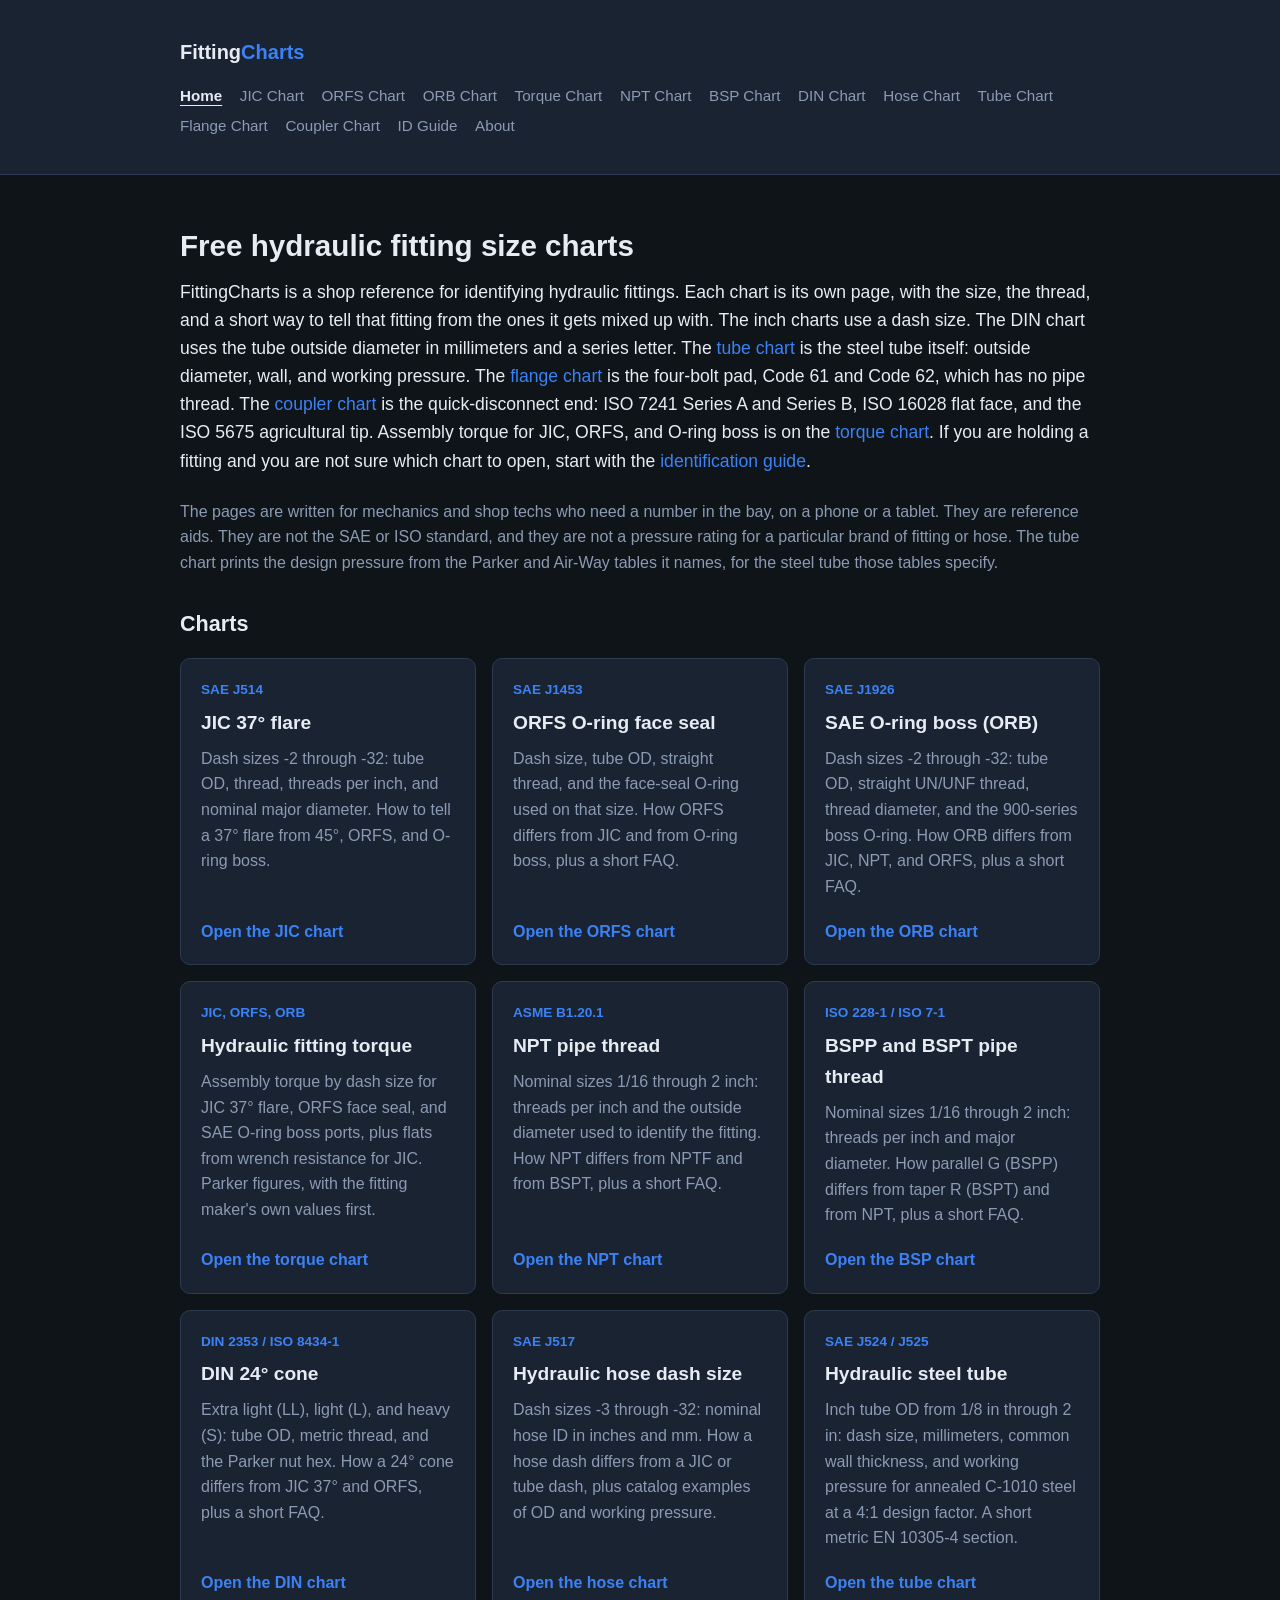
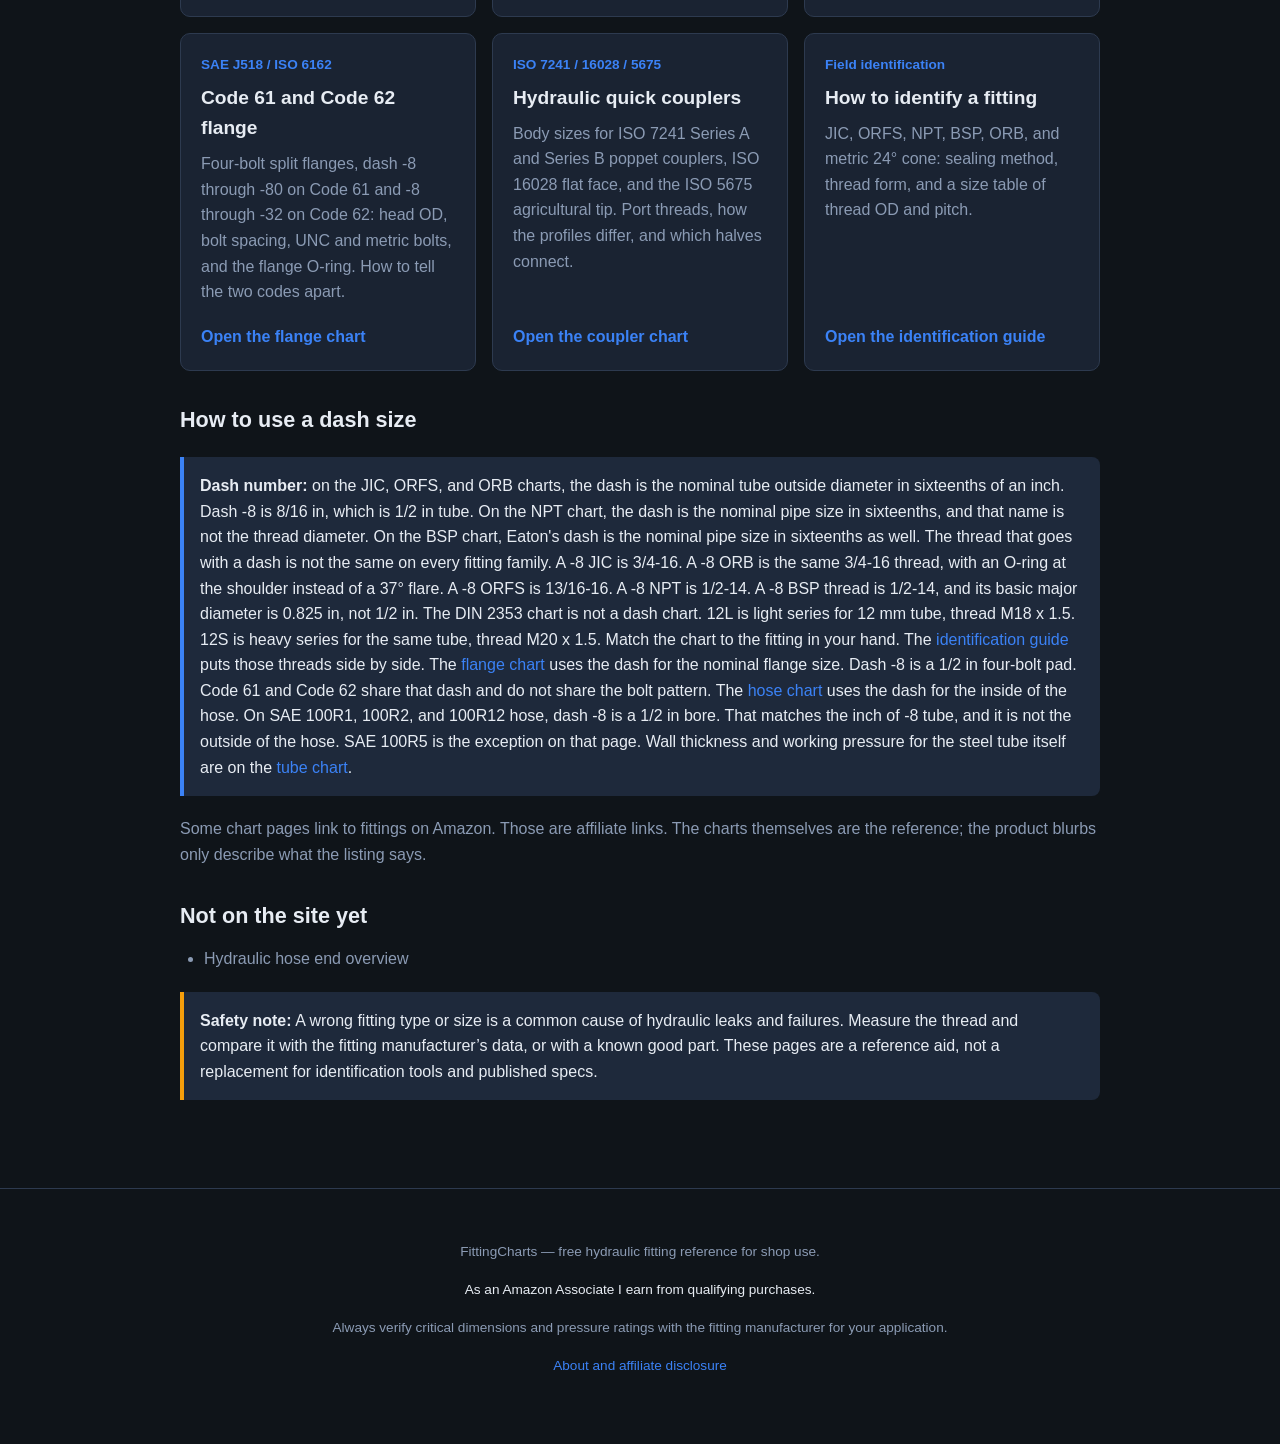
<file: index.html>
<!DOCTYPE html>
<html lang="en">
<head>
  <meta charset="UTF-8">
  <meta name="viewport" content="width=device-width, initial-scale=1">
  <title>FittingCharts — Free Hydraulic Fitting Size Charts</title>
  <meta name="description" content="Free hydraulic fitting size charts for mechanics. JIC 37° flare, ORFS, SAE O-ring boss, NPT, BSPP/BSPT, and DIN 2353 24° cone sizes, a hydraulic hose dash size chart, a hydraulic steel tube size and pressure chart, an SAE J518 Code 61 and Code 62 flange chart, a JIC, ORFS, and O-ring boss torque chart, a hydraulic quick coupler size chart, plus a guide to telling fittings apart.">
  <link rel="canonical" href="https://w-logistics.github.io/fitting-charts/">
  <meta property="og:type" content="website">
  <meta property="og:site_name" content="FittingCharts">
  <meta property="og:title" content="FittingCharts — Free Hydraulic Fitting Size Charts">
  <meta property="og:description" content="Free hydraulic fitting size charts for mechanics. JIC 37° flare, ORFS, SAE O-ring boss, NPT, BSPP/BSPT, and DIN 2353 24° cone sizes, a hydraulic hose dash size chart, a hydraulic steel tube size and pressure chart, an SAE J518 Code 61 and Code 62 flange chart, a JIC, ORFS, and O-ring boss torque chart, a hydraulic quick coupler size chart, plus a guide to telling fittings apart.">
  <meta property="og:url" content="https://w-logistics.github.io/fitting-charts/">
  <link rel="stylesheet" href="styles.css">
  <script type="application/ld+json">
  {
    "@context": "https://schema.org",
    "@type": "WebSite",
    "name": "FittingCharts",
    "url": "https://w-logistics.github.io/fitting-charts/",
    "description": "Free hydraulic fitting size charts for mechanics and shop techs. Dash size, thread, and identification guides for JIC 37 degree flare, ORFS O-ring face seal, SAE O-ring boss, NPT pipe thread, and BSPP and BSPT pipe thread fittings, plus DIN 2353 and ISO 8434-1 24 degree cone fittings, a hydraulic hose dash size chart for SAE J517, a hydraulic steel tube size and pressure chart for SAE J524 and SAE J525, an SAE J518 and ISO 6162 Code 61 and Code 62 4-bolt flange chart, a torque chart for JIC, ORFS, and O-ring boss assembly, a hydraulic quick coupler chart for ISO 7241 Series A and Series B, ISO 16028 flat face, and ISO 5675, and a page for telling those fittings apart."
  }
  </script>
</head>
<body>
  <header>
    <div class="container">
      <div class="logo">Fitting<span>Charts</span></div>
      <nav aria-label="Primary">
        <a href="index.html" aria-current="page">Home</a>
        <a href="jic-fitting-size-chart.html">JIC Chart</a>
        <a href="orfs-fitting-size-chart.html">ORFS Chart</a>
        <a href="sae-o-ring-boss-orb-fitting-chart.html">ORB Chart</a>
        <a href="hydraulic-fitting-torque-chart.html">Torque Chart</a>
        <a href="npt-thread-size-chart.html">NPT Chart</a>
        <a href="bspp-bspt-thread-size-chart.html">BSP Chart</a>
        <a href="din-2353-24-degree-cone-fitting-chart.html">DIN Chart</a>
        <a href="hydraulic-hose-dash-size-chart.html">Hose Chart</a>
        <a href="hydraulic-tube-size-pressure-chart.html">Tube Chart</a>
        <a href="sae-j518-code-61-62-flange-chart.html">Flange Chart</a>
        <a href="hydraulic-quick-coupler-size-chart.html">Coupler Chart</a>
        <a href="how-to-identify-hydraulic-fittings.html">ID Guide</a>
        <a href="disclosure.html">About</a>
      </nav>
    </div>
  </header>

  <main class="container">
    <h1>Free hydraulic fitting size charts</h1>
    <p class="lead">FittingCharts is a shop reference for identifying hydraulic fittings. Each chart is its own page, with the size, the thread, and a short way to tell that fitting from the ones it gets mixed up with. The inch charts use a dash size. The DIN chart uses the tube outside diameter in millimeters and a series letter. The <a href="hydraulic-tube-size-pressure-chart.html">tube chart</a> is the steel tube itself: outside diameter, wall, and working pressure. The <a href="sae-j518-code-61-62-flange-chart.html">flange chart</a> is the four-bolt pad, Code 61 and Code 62, which has no pipe thread. The <a href="hydraulic-quick-coupler-size-chart.html">coupler chart</a> is the quick-disconnect end: ISO 7241 Series A and Series B, ISO 16028 flat face, and the ISO 5675 agricultural tip. Assembly torque for JIC, ORFS, and O-ring boss is on the <a href="hydraulic-fitting-torque-chart.html">torque chart</a>. If you are holding a fitting and you are not sure which chart to open, start with the <a href="how-to-identify-hydraulic-fittings.html">identification guide</a>.</p>

    <p>The pages are written for mechanics and shop techs who need a number in the bay, on a phone or a tablet. They are reference aids. They are not the SAE or ISO standard, and they are not a pressure rating for a particular brand of fitting or hose. The tube chart prints the design pressure from the Parker and Air-Way tables it names, for the steel tube those tables specify.</p>

    <h2>Charts</h2>
    <div class="card-grid">
      <a class="chart-card" href="jic-fitting-size-chart.html">
        <p class="meta">SAE J514</p>
        <h2>JIC 37° flare</h2>
        <p>Dash sizes -2 through -32: tube OD, thread, threads per inch, and nominal major diameter. How to tell a 37° flare from 45°, ORFS, and O-ring boss.</p>
        <span class="cta">Open the JIC chart</span>
      </a>
      <a class="chart-card" href="orfs-fitting-size-chart.html">
        <p class="meta">SAE J1453</p>
        <h2>ORFS O-ring face seal</h2>
        <p>Dash size, tube OD, straight thread, and the face-seal O-ring used on that size. How ORFS differs from JIC and from O-ring boss, plus a short FAQ.</p>
        <span class="cta">Open the ORFS chart</span>
      </a>
      <a class="chart-card" href="sae-o-ring-boss-orb-fitting-chart.html">
        <p class="meta">SAE J1926</p>
        <h2>SAE O-ring boss (ORB)</h2>
        <p>Dash sizes -2 through -32: tube OD, straight UN/UNF thread, thread diameter, and the 900-series boss O-ring. How ORB differs from JIC, NPT, and ORFS, plus a short FAQ.</p>
        <span class="cta">Open the ORB chart</span>
      </a>
      <a class="chart-card" href="hydraulic-fitting-torque-chart.html">
        <p class="meta">JIC, ORFS, ORB</p>
        <h2>Hydraulic fitting torque</h2>
        <p>Assembly torque by dash size for JIC 37° flare, ORFS face seal, and SAE O-ring boss ports, plus flats from wrench resistance for JIC. Parker figures, with the fitting maker's own values first.</p>
        <span class="cta">Open the torque chart</span>
      </a>
      <a class="chart-card" href="npt-thread-size-chart.html">
        <p class="meta">ASME B1.20.1</p>
        <h2>NPT pipe thread</h2>
        <p>Nominal sizes 1/16 through 2 inch: threads per inch and the outside diameter used to identify the fitting. How NPT differs from NPTF and from BSPT, plus a short FAQ.</p>
        <span class="cta">Open the NPT chart</span>
      </a>
      <a class="chart-card" href="bspp-bspt-thread-size-chart.html">
        <p class="meta">ISO 228-1 / ISO 7-1</p>
        <h2>BSPP and BSPT pipe thread</h2>
        <p>Nominal sizes 1/16 through 2 inch: threads per inch and major diameter. How parallel G (BSPP) differs from taper R (BSPT) and from NPT, plus a short FAQ.</p>
        <span class="cta">Open the BSP chart</span>
      </a>
      <a class="chart-card" href="din-2353-24-degree-cone-fitting-chart.html">
        <p class="meta">DIN 2353 / ISO 8434-1</p>
        <h2>DIN 24° cone</h2>
        <p>Extra light (LL), light (L), and heavy (S): tube OD, metric thread, and the Parker nut hex. How a 24° cone differs from JIC 37° and ORFS, plus a short FAQ.</p>
        <span class="cta">Open the DIN chart</span>
      </a>
      <a class="chart-card" href="hydraulic-hose-dash-size-chart.html">
        <p class="meta">SAE J517</p>
        <h2>Hydraulic hose dash size</h2>
        <p>Dash sizes -3 through -32: nominal hose ID in inches and mm. How a hose dash differs from a JIC or tube dash, plus catalog examples of OD and working pressure.</p>
        <span class="cta">Open the hose chart</span>
      </a>
      <a class="chart-card" href="hydraulic-tube-size-pressure-chart.html">
        <p class="meta">SAE J524 / J525</p>
        <h2>Hydraulic steel tube</h2>
        <p>Inch tube OD from 1/8 in through 2 in: dash size, millimeters, common wall thickness, and working pressure for annealed C-1010 steel at a 4:1 design factor. A short metric EN 10305-4 section.</p>
        <span class="cta">Open the tube chart</span>
      </a>
      <a class="chart-card" href="sae-j518-code-61-62-flange-chart.html">
        <p class="meta">SAE J518 / ISO 6162</p>
        <h2>Code 61 and Code 62 flange</h2>
        <p>Four-bolt split flanges, dash -8 through -80 on Code 61 and -8 through -32 on Code 62: head OD, bolt spacing, UNC and metric bolts, and the flange O-ring. How to tell the two codes apart.</p>
        <span class="cta">Open the flange chart</span>
      </a>
      <a class="chart-card" href="hydraulic-quick-coupler-size-chart.html">
        <p class="meta">ISO 7241 / 16028 / 5675</p>
        <h2>Hydraulic quick couplers</h2>
        <p>Body sizes for ISO 7241 Series A and Series B poppet couplers, ISO 16028 flat face, and the ISO 5675 agricultural tip. Port threads, how the profiles differ, and which halves connect.</p>
        <span class="cta">Open the coupler chart</span>
      </a>
      <a class="chart-card" href="how-to-identify-hydraulic-fittings.html">
        <p class="meta">Field identification</p>
        <h2>How to identify a fitting</h2>
        <p>JIC, ORFS, NPT, BSP, ORB, and metric 24° cone: sealing method, thread form, and a size table of thread OD and pitch.</p>
        <span class="cta">Open the identification guide</span>
      </a>
    </div>

    <h2>How to use a dash size</h2>
    <div class="note">
      <strong>Dash number:</strong> on the JIC, ORFS, and ORB charts, the dash is the nominal tube outside diameter in sixteenths of an inch. Dash -8 is 8/16 in, which is 1/2 in tube. On the NPT chart, the dash is the nominal pipe size in sixteenths, and that name is not the thread diameter. On the BSP chart, Eaton's dash is the nominal pipe size in sixteenths as well. The thread that goes with a dash is not the same on every fitting family. A -8 JIC is 3/4-16. A -8 ORB is the same 3/4-16 thread, with an O-ring at the shoulder instead of a 37° flare. A -8 ORFS is 13/16-16. A -8 NPT is 1/2-14. A -8 BSP thread is 1/2-14, and its basic major diameter is 0.825 in, not 1/2 in. The DIN 2353 chart is not a dash chart. 12L is light series for 12 mm tube, thread M18 x 1.5. 12S is heavy series for the same tube, thread M20 x 1.5. Match the chart to the fitting in your hand. The <a href="how-to-identify-hydraulic-fittings.html">identification guide</a> puts those threads side by side. The <a href="sae-j518-code-61-62-flange-chart.html">flange chart</a> uses the dash for the nominal flange size. Dash -8 is a 1/2 in four-bolt pad. Code 61 and Code 62 share that dash and do not share the bolt pattern. The <a href="hydraulic-hose-dash-size-chart.html">hose chart</a> uses the dash for the inside of the hose. On SAE 100R1, 100R2, and 100R12 hose, dash -8 is a 1/2 in bore. That matches the inch of -8 tube, and it is not the outside of the hose. SAE 100R5 is the exception on that page. Wall thickness and working pressure for the steel tube itself are on the <a href="hydraulic-tube-size-pressure-chart.html">tube chart</a>.
    </div>

    <p>Some chart pages link to fittings on Amazon. Those are affiliate links. The charts themselves are the reference; the product blurbs only describe what the listing says.</p>

    <h2>Not on the site yet</h2>
    <ul>
      <li>Hydraulic hose end overview</li>
    </ul>

    <div class="note warning">
      <strong>Safety note:</strong> A wrong fitting type or size is a common cause of hydraulic leaks and failures. Measure the thread and compare it with the fitting manufacturer’s data, or with a known good part. These pages are a reference aid, not a replacement for identification tools and published specs.
    </div>
  </main>

  <footer>
    <div class="container">
      <p>FittingCharts — free hydraulic fitting reference for shop use.</p>
      <p class="affiliate-disclosure">As an Amazon Associate I earn from qualifying purchases.</p>
      <p>Always verify critical dimensions and pressure ratings with the fitting manufacturer for your application.</p>
      <p><a href="disclosure.html">About and affiliate disclosure</a></p>
    </div>
  </footer>
  <script data-goatcounter="https://fittingcharts.goatcounter.com/count" async src="//gc.zgo.at/count.js"></script>
</body>
</html>
</file>
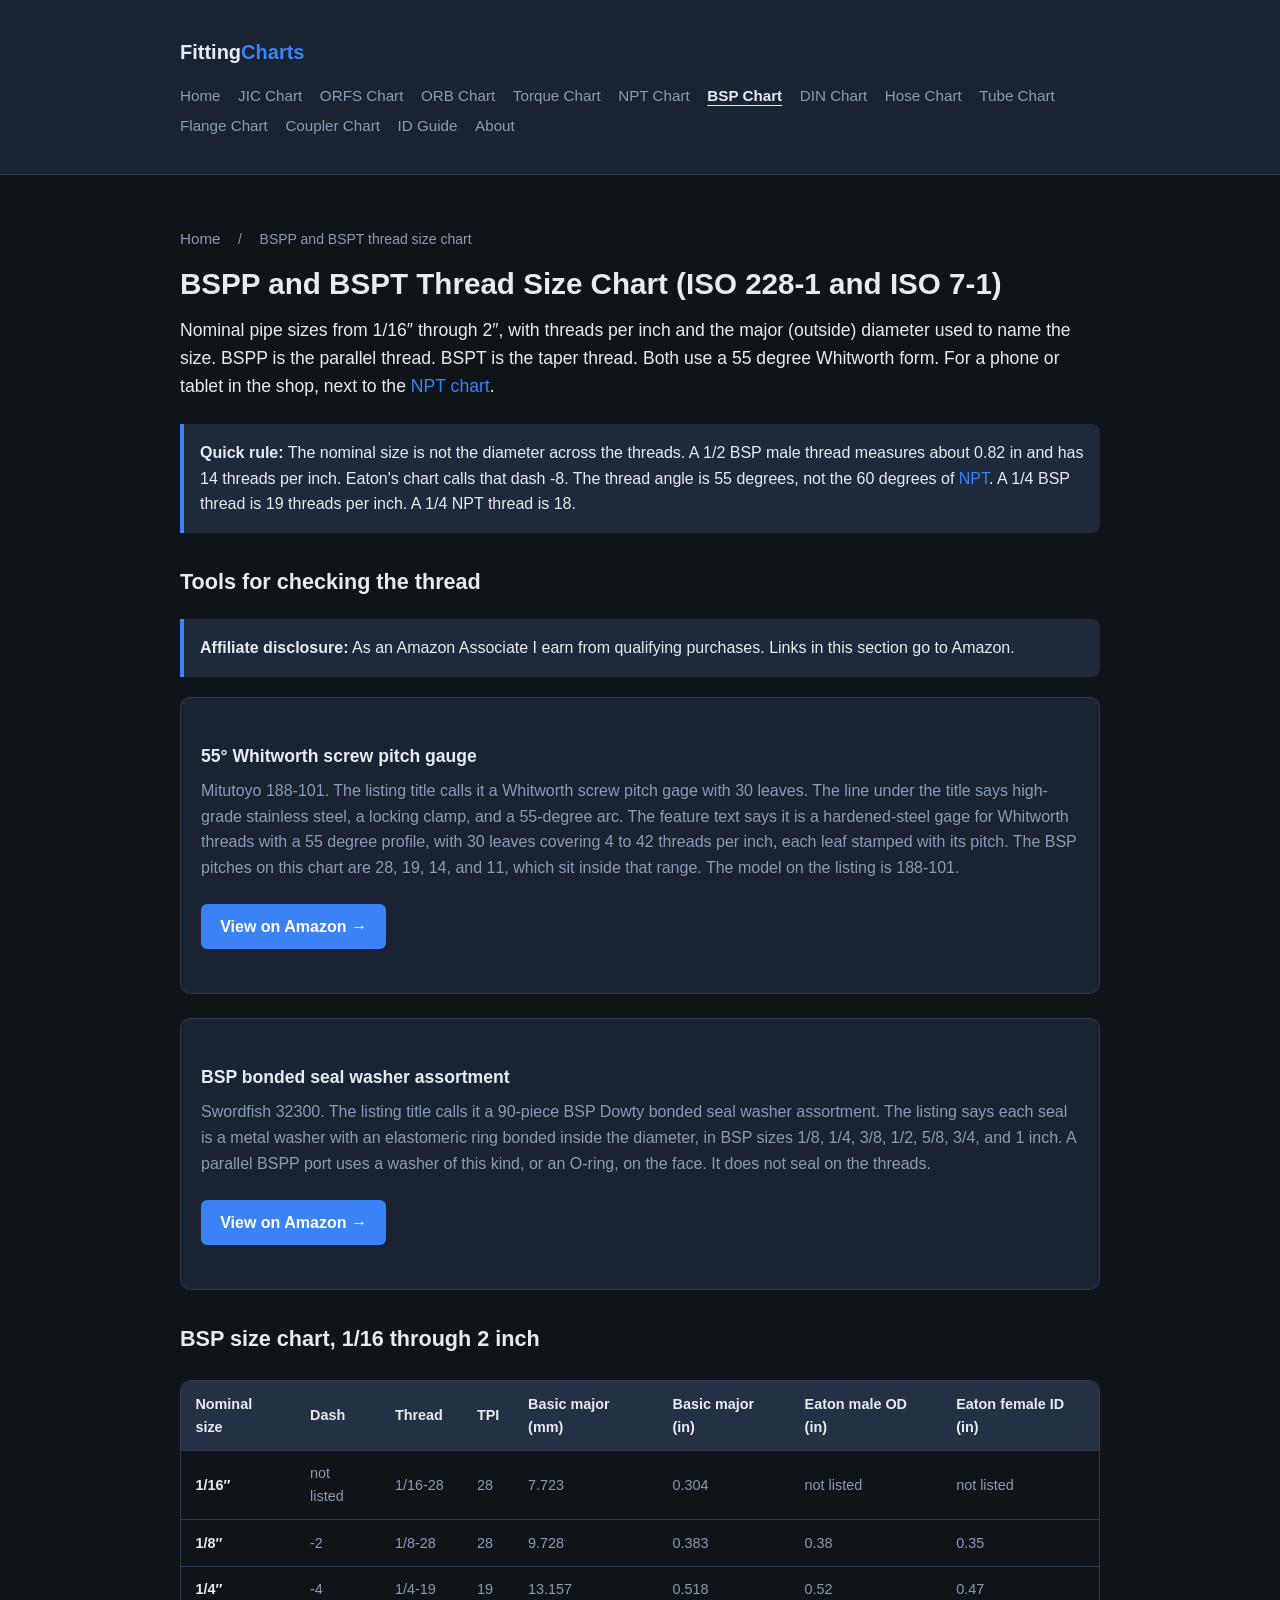
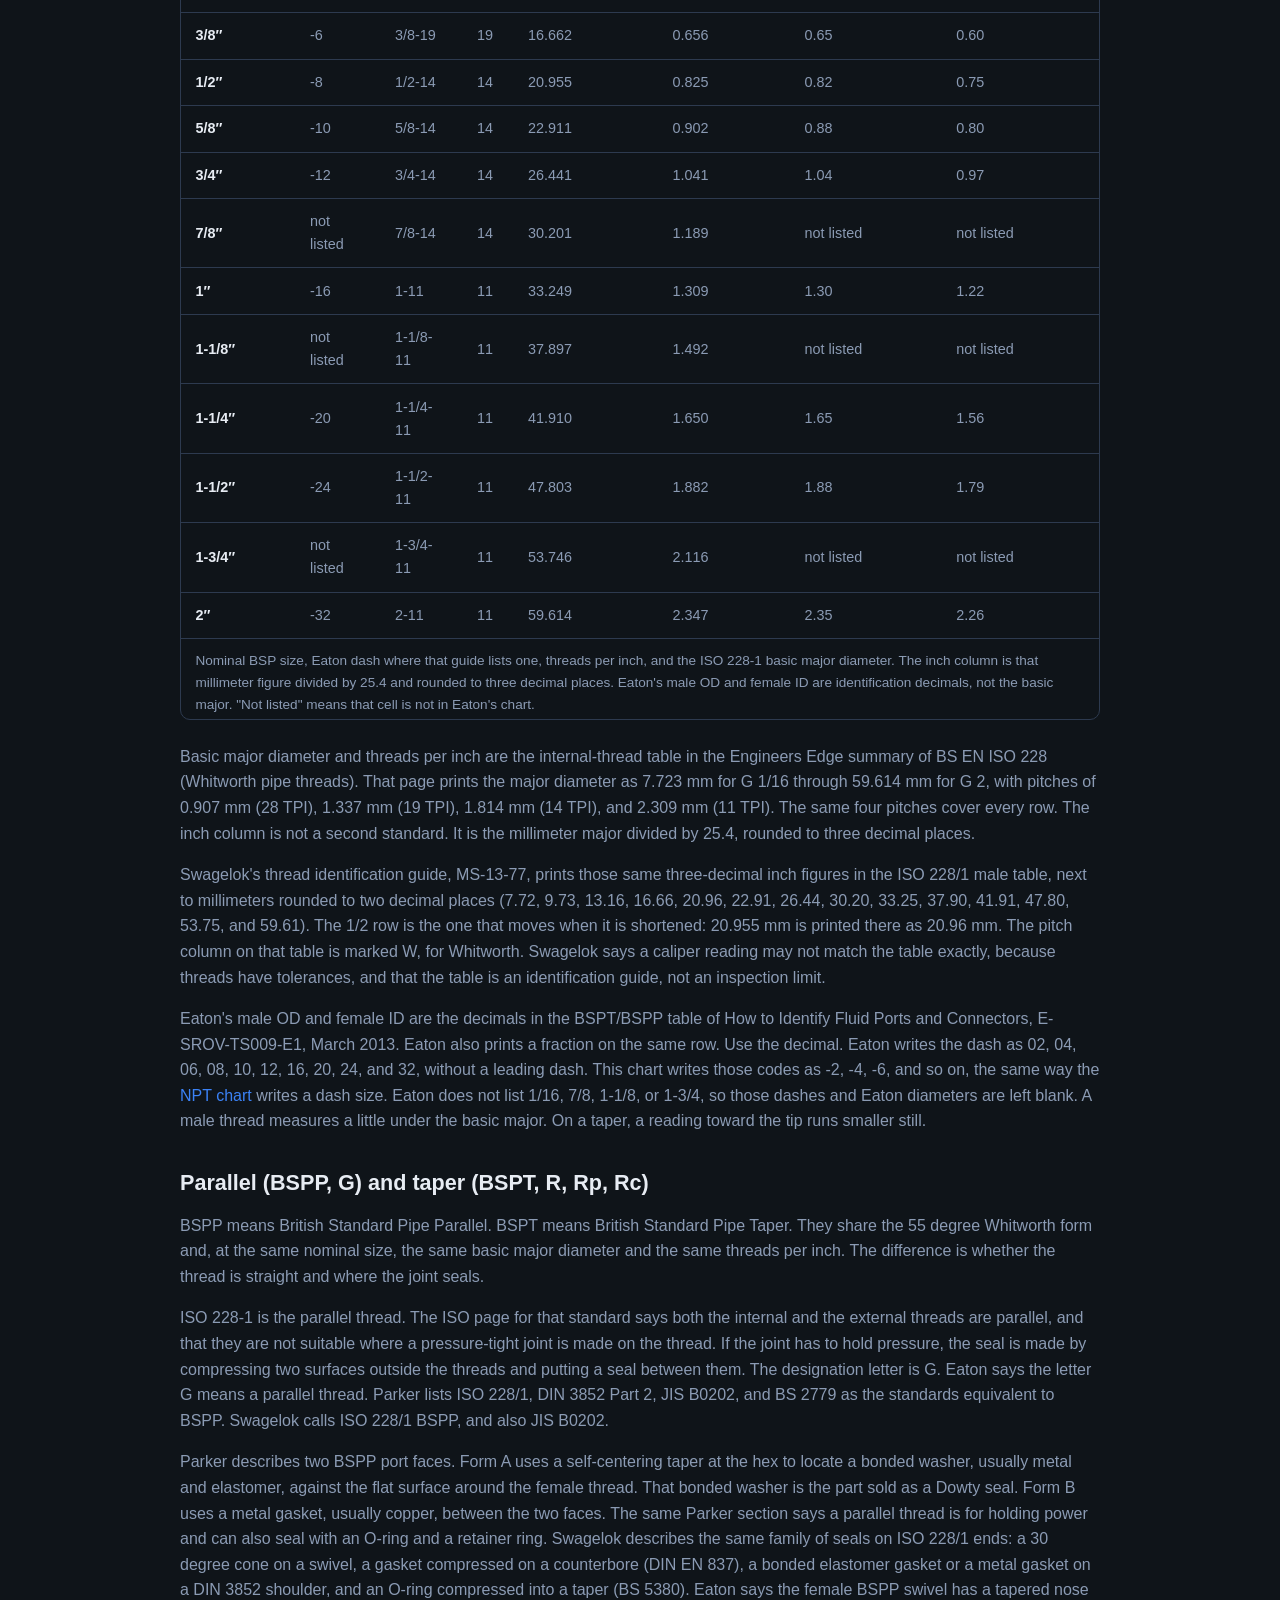
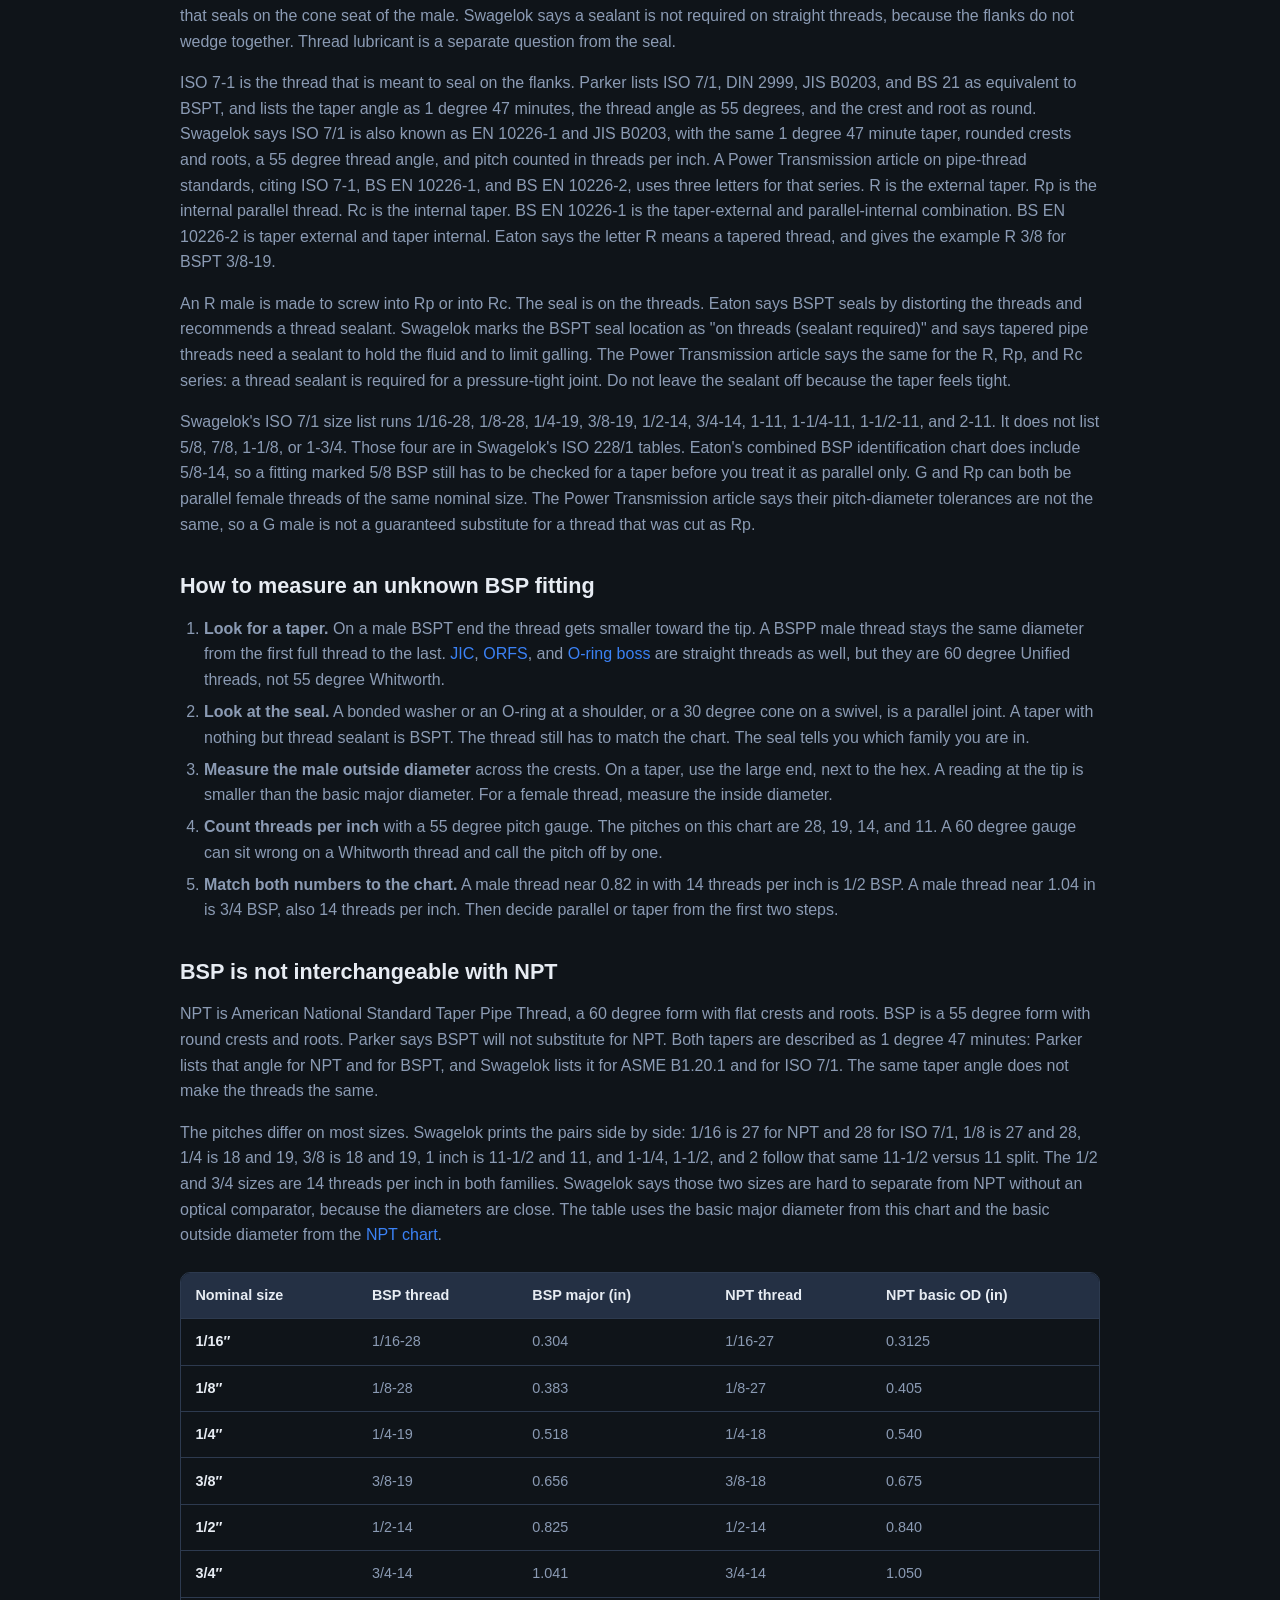
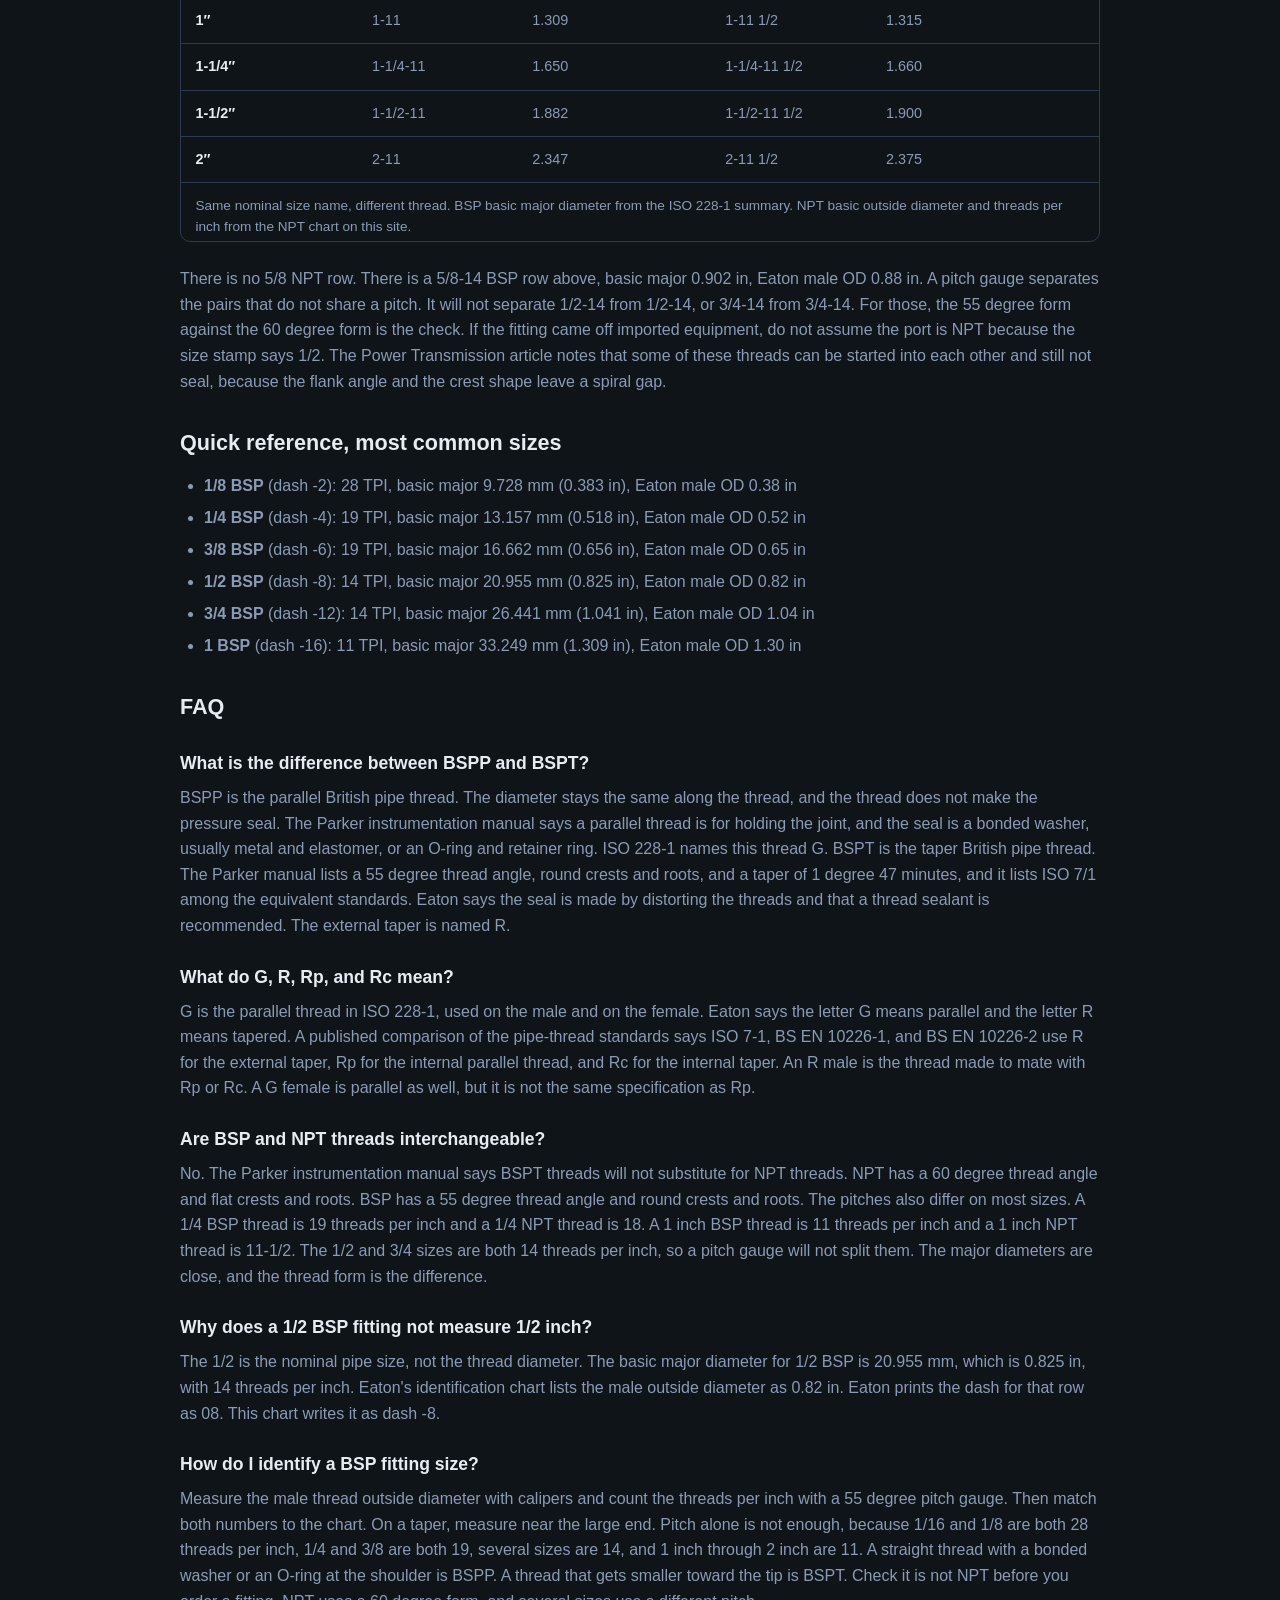
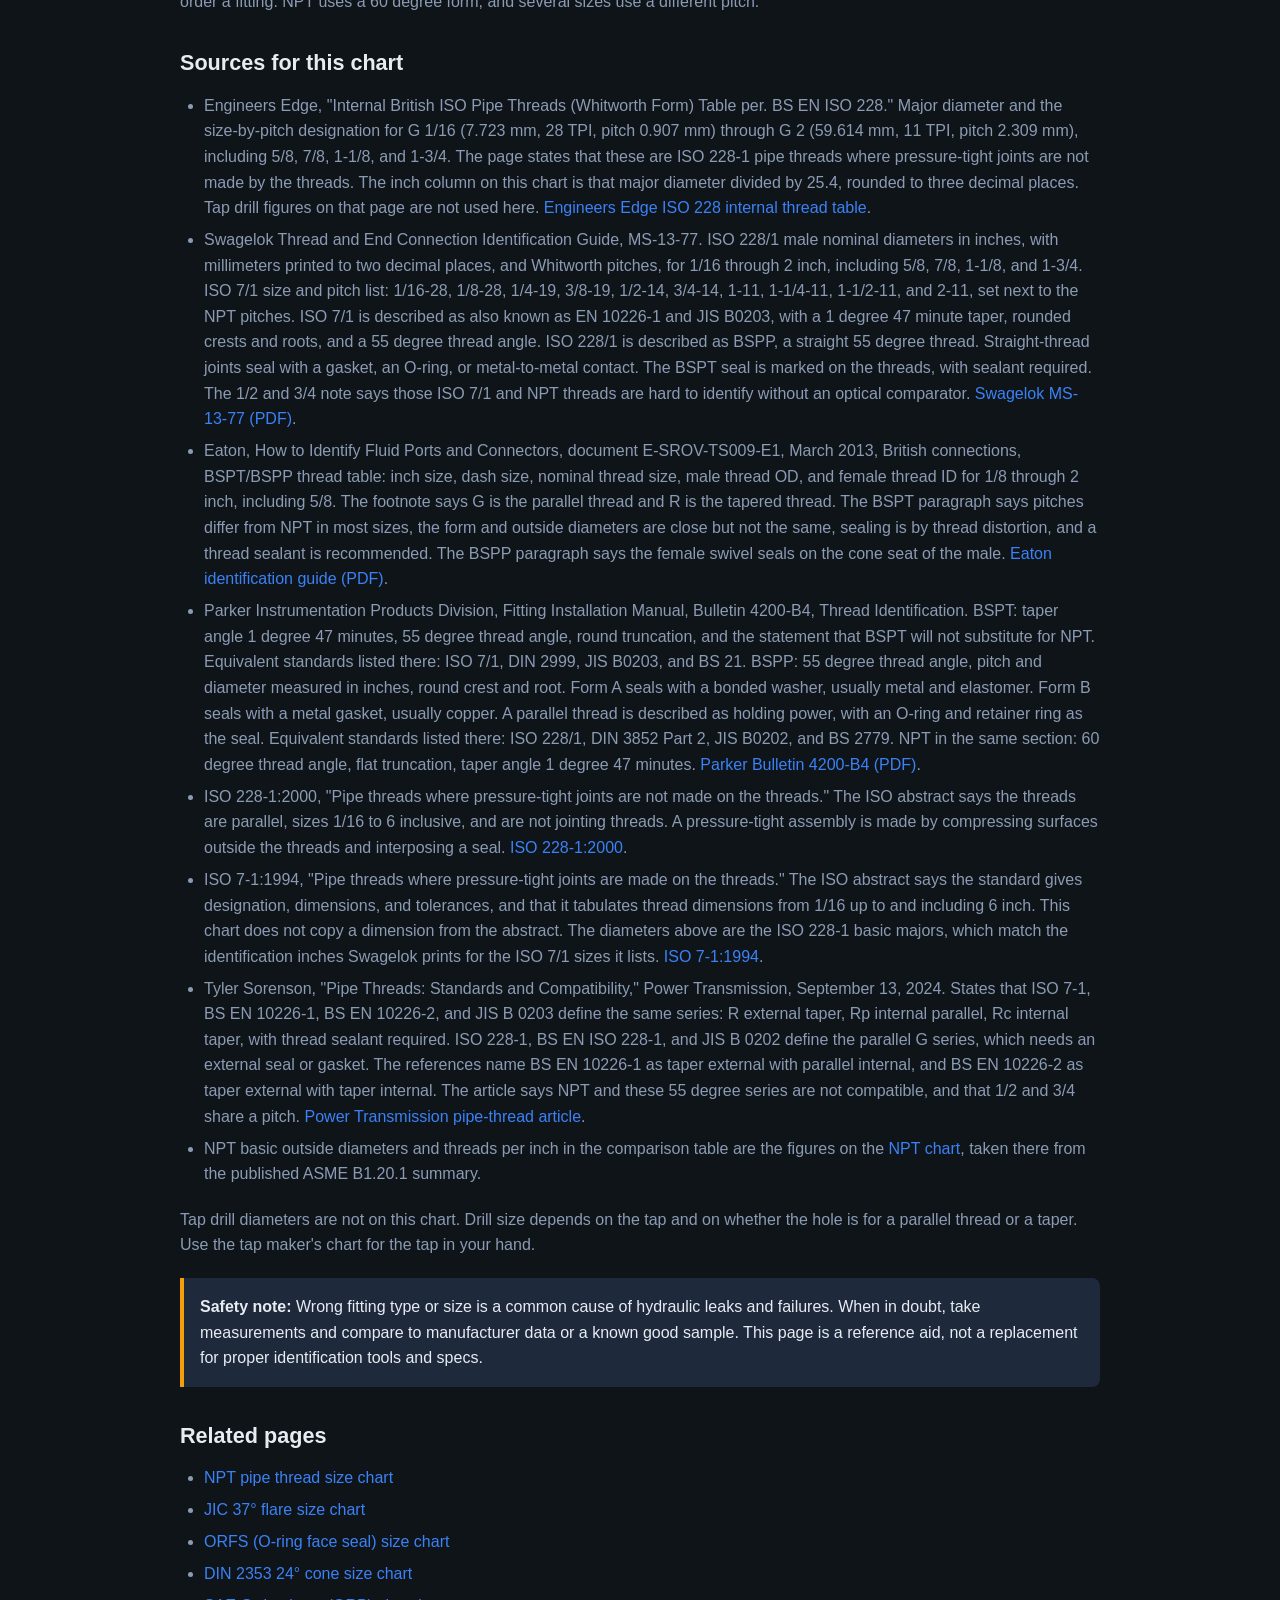
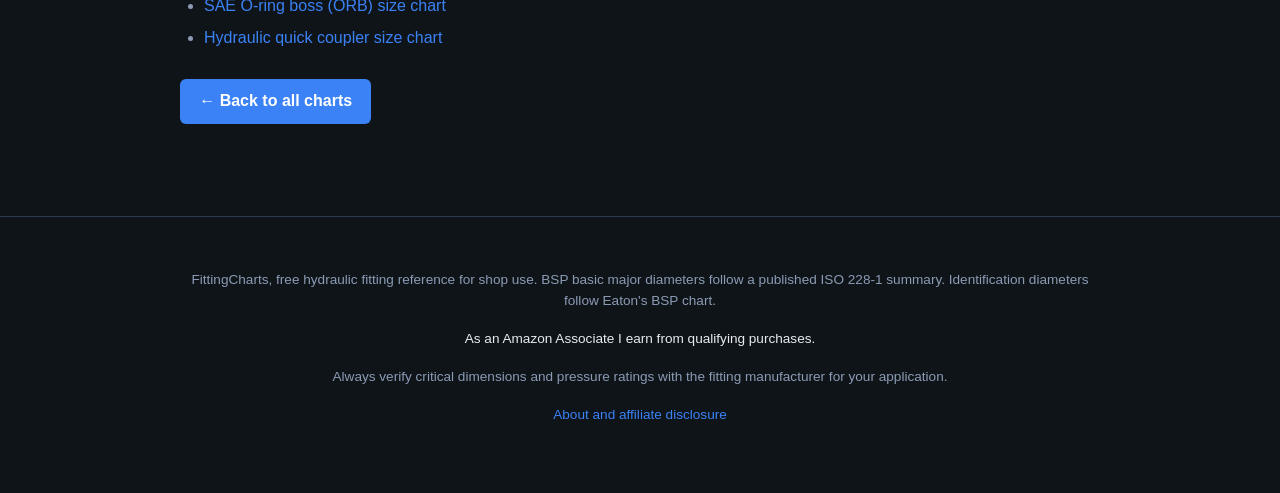
<file: bspp-bspt-thread-size-chart.html>
<!DOCTYPE html>
<html lang="en">
<head>
  <meta charset="UTF-8">
  <meta name="viewport" content="width=device-width, initial-scale=1">
  <title>BSPP and BSPT Thread Size Chart (ISO 228-1 and ISO 7-1) - FittingCharts</title>
  <meta name="description" content="BSPP and BSPT pipe thread sizes from 1/16 to 2 inch: threads per inch, major diameter, and how parallel G threads differ from taper R threads and from NPT.">
  <link rel="canonical" href="https://w-logistics.github.io/fitting-charts/bspp-bspt-thread-size-chart.html">
  <meta property="og:type" content="article">
  <meta property="og:site_name" content="FittingCharts">
  <meta property="og:title" content="BSPP and BSPT Thread Size Chart (ISO 228-1 and ISO 7-1) - FittingCharts">
  <meta property="og:description" content="BSPP and BSPT pipe thread sizes from 1/16 to 2 inch: threads per inch, major diameter, and how parallel G threads differ from taper R threads and from NPT.">
  <meta property="og:url" content="https://w-logistics.github.io/fitting-charts/bspp-bspt-thread-size-chart.html">
  <link rel="stylesheet" href="styles.css">
  <script type="application/ld+json">
  {
    "@context": "https://schema.org",
    "@graph": [
      {
        "@type": "TechArticle",
        "headline": "BSPP and BSPT Thread Size Chart (ISO 228-1 and ISO 7-1)",
        "description": "Nominal BSP pipe thread sizes from 1/16 to 2 inch with threads per inch and basic major diameter, plus how parallel BSPP (G, ISO 228-1) differs from taper BSPT (R, Rp, Rc, ISO 7-1) and from NPT.",
        "url": "https://w-logistics.github.io/fitting-charts/bspp-bspt-thread-size-chart.html",
        "mainEntityOfPage": "https://w-logistics.github.io/fitting-charts/bspp-bspt-thread-size-chart.html",
        "author": {
          "@type": "Organization",
          "name": "FittingCharts",
          "url": "https://w-logistics.github.io/fitting-charts/"
        },
        "publisher": {
          "@type": "Organization",
          "name": "FittingCharts",
          "url": "https://w-logistics.github.io/fitting-charts/"
        }
      },
      {
        "@type": "BreadcrumbList",
        "itemListElement": [
          {
            "@type": "ListItem",
            "position": 1,
            "name": "Home",
            "item": "https://w-logistics.github.io/fitting-charts/"
          },
          {
            "@type": "ListItem",
            "position": 2,
            "name": "BSPP and BSPT thread size chart",
            "item": "https://w-logistics.github.io/fitting-charts/bspp-bspt-thread-size-chart.html"
          }
        ]
      },
      {
        "@type": "FAQPage",
        "mainEntity": [
          {
            "@type": "Question",
            "name": "What is the difference between BSPP and BSPT?",
            "acceptedAnswer": {
              "@type": "Answer",
              "text": "BSPP is the parallel British pipe thread. The diameter stays the same along the thread, and the thread does not make the pressure seal. The Parker instrumentation manual says a parallel thread is for holding the joint, and the seal is a bonded washer, usually metal and elastomer, or an O-ring and retainer ring. ISO 228-1 names this thread G. BSPT is the taper British pipe thread. The Parker manual lists a 55 degree thread angle, round crests and roots, and a taper of 1 degree 47 minutes, and it lists ISO 7/1 among the equivalent standards. Eaton says the seal is made by distorting the threads and that a thread sealant is recommended. The external taper is named R."
            }
          },
          {
            "@type": "Question",
            "name": "What do G, R, Rp, and Rc mean?",
            "acceptedAnswer": {
              "@type": "Answer",
              "text": "G is the parallel thread in ISO 228-1, used on the male and on the female. Eaton says the letter G means parallel and the letter R means tapered. A published comparison of the pipe-thread standards says ISO 7-1, BS EN 10226-1, and BS EN 10226-2 use R for the external taper, Rp for the internal parallel thread, and Rc for the internal taper. An R male is the thread made to mate with Rp or Rc. A G female is parallel as well, but it is not the same specification as Rp."
            }
          },
          {
            "@type": "Question",
            "name": "Are BSP and NPT threads interchangeable?",
            "acceptedAnswer": {
              "@type": "Answer",
              "text": "No. The Parker instrumentation manual says BSPT threads will not substitute for NPT threads. NPT has a 60 degree thread angle and flat crests and roots. BSP has a 55 degree thread angle and round crests and roots. The pitches also differ on most sizes. A 1/4 BSP thread is 19 threads per inch and a 1/4 NPT thread is 18. A 1 inch BSP thread is 11 threads per inch and a 1 inch NPT thread is 11-1/2. The 1/2 and 3/4 sizes are both 14 threads per inch, so a pitch gauge will not split them. The major diameters are close, and the thread form is the difference."
            }
          },
          {
            "@type": "Question",
            "name": "Why does a 1/2 BSP fitting not measure 1/2 inch?",
            "acceptedAnswer": {
              "@type": "Answer",
              "text": "The 1/2 is the nominal pipe size, not the thread diameter. The basic major diameter for 1/2 BSP is 20.955 mm, which is 0.825 in, with 14 threads per inch. Eaton's identification chart lists the male outside diameter as 0.82 in. Eaton prints the dash for that row as 08. This chart writes it as dash -8."
            }
          },
          {
            "@type": "Question",
            "name": "How do I identify a BSP fitting size?",
            "acceptedAnswer": {
              "@type": "Answer",
              "text": "Measure the male thread outside diameter with calipers and count the threads per inch with a 55 degree pitch gauge. Then match both numbers to the chart. On a taper, measure near the large end. Pitch alone is not enough, because 1/16 and 1/8 are both 28 threads per inch, 1/4 and 3/8 are both 19, several sizes are 14, and 1 inch through 2 inch are 11. A straight thread with a bonded washer or an O-ring at the shoulder is BSPP. A thread that gets smaller toward the tip is BSPT. Check it is not NPT before you order a fitting. NPT uses a 60 degree form, and several sizes use a different pitch."
            }
          }
        ]
      }
    ]
  }
  </script>
</head>
<body>
  <header>
    <div class="container">
      <div class="logo">Fitting<span>Charts</span></div>
      <nav aria-label="Primary">
        <a href="index.html">Home</a>
        <a href="jic-fitting-size-chart.html">JIC Chart</a>
        <a href="orfs-fitting-size-chart.html">ORFS Chart</a>
        <a href="sae-o-ring-boss-orb-fitting-chart.html">ORB Chart</a>
        <a href="hydraulic-fitting-torque-chart.html">Torque Chart</a>
        <a href="npt-thread-size-chart.html">NPT Chart</a>
        <a href="bspp-bspt-thread-size-chart.html" aria-current="page">BSP Chart</a>
        <a href="din-2353-24-degree-cone-fitting-chart.html">DIN Chart</a>
        <a href="hydraulic-hose-dash-size-chart.html">Hose Chart</a>
        <a href="hydraulic-tube-size-pressure-chart.html">Tube Chart</a>
        <a href="sae-j518-code-61-62-flange-chart.html">Flange Chart</a>
        <a href="hydraulic-quick-coupler-size-chart.html">Coupler Chart</a>
        <a href="how-to-identify-hydraulic-fittings.html">ID Guide</a>
        <a href="disclosure.html">About</a>
      </nav>
    </div>
  </header>

  <main class="container">
    <nav class="breadcrumb" aria-label="Breadcrumb">
      <a href="index.html">Home</a>
      <span aria-hidden="true"> / </span>
      <span aria-current="page">BSPP and BSPT thread size chart</span>
    </nav>

    <h1>BSPP and BSPT Thread Size Chart (ISO 228-1 and ISO 7-1)</h1>
    <p class="lead">Nominal pipe sizes from 1/16″ through 2″, with threads per inch and the major (outside) diameter used to name the size. BSPP is the parallel thread. BSPT is the taper thread. Both use a 55 degree Whitworth form. For a phone or tablet in the shop, next to the <a href="npt-thread-size-chart.html">NPT chart</a>.</p>

    <div class="note">
      <strong>Quick rule:</strong> The nominal size is not the diameter across the threads. A 1/2 BSP male thread measures about 0.82 in and has 14 threads per inch. Eaton's chart calls that dash -8. The thread angle is 55 degrees, not the 60 degrees of <a href="npt-thread-size-chart.html">NPT</a>. A 1/4 BSP thread is 19 threads per inch. A 1/4 NPT thread is 18.
    </div>

    <h2>Tools for checking the thread</h2>
    <div class="note">
      <strong>Affiliate disclosure:</strong> As an Amazon Associate I earn from qualifying purchases. Links in this section go to Amazon.
    </div>

    <div class="card">
      <h3>55° Whitworth screw pitch gauge</h3>
      <p>Mitutoyo 188-101. The listing title calls it a Whitworth screw pitch gage with 30 leaves. The line under the title says high-grade stainless steel, a locking clamp, and a 55-degree arc. The feature text says it is a hardened-steel gage for Whitworth threads with a 55 degree profile, with 30 leaves covering 4 to 42 threads per inch, each leaf stamped with its pitch. The BSP pitches on this chart are 28, 19, 14, and 11, which sit inside that range. The model on the listing is 188-101.</p>
      <p>
        <a href="https://www.amazon.com/dp/B001OBQBUC?tag=wlogistics-20" class="btn" target="_blank" rel="sponsored noopener">View on Amazon →</a>
      </p>
    </div>

    <div class="card">
      <h3>BSP bonded seal washer assortment</h3>
      <p>Swordfish 32300. The listing title calls it a 90-piece BSP Dowty bonded seal washer assortment. The listing says each seal is a metal washer with an elastomeric ring bonded inside the diameter, in BSP sizes 1/8, 1/4, 3/8, 1/2, 5/8, 3/4, and 1 inch. A parallel BSPP port uses a washer of this kind, or an O-ring, on the face. It does not seal on the threads.</p>
      <p>
        <a href="https://www.amazon.com/dp/B06XCTS5DJ?tag=wlogistics-20" class="btn" target="_blank" rel="sponsored noopener">View on Amazon →</a>
      </p>
    </div>

    <h2>BSP size chart, 1/16 through 2 inch</h2>
    <div class="table-wrap">
      <table>
        <caption>Nominal BSP size, Eaton dash where that guide lists one, threads per inch, and the ISO 228-1 basic major diameter. The inch column is that millimeter figure divided by 25.4 and rounded to three decimal places. Eaton's male OD and female ID are identification decimals, not the basic major. "Not listed" means that cell is not in Eaton's chart.</caption>
        <thead>
          <tr>
            <th scope="col">Nominal size</th>
            <th scope="col">Dash</th>
            <th scope="col">Thread</th>
            <th scope="col">TPI</th>
            <th scope="col">Basic major (mm)</th>
            <th scope="col">Basic major (in)</th>
            <th scope="col">Eaton male OD (in)</th>
            <th scope="col">Eaton female ID (in)</th>
          </tr>
        </thead>
        <tbody>
          <tr><td>1/16″</td><td>not listed</td><td>1/16-28</td><td>28</td><td>7.723</td><td>0.304</td><td>not listed</td><td>not listed</td></tr>
          <tr><td>1/8″</td><td>-2</td><td>1/8-28</td><td>28</td><td>9.728</td><td>0.383</td><td>0.38</td><td>0.35</td></tr>
          <tr><td>1/4″</td><td>-4</td><td>1/4-19</td><td>19</td><td>13.157</td><td>0.518</td><td>0.52</td><td>0.47</td></tr>
          <tr><td>3/8″</td><td>-6</td><td>3/8-19</td><td>19</td><td>16.662</td><td>0.656</td><td>0.65</td><td>0.60</td></tr>
          <tr><td>1/2″</td><td>-8</td><td>1/2-14</td><td>14</td><td>20.955</td><td>0.825</td><td>0.82</td><td>0.75</td></tr>
          <tr><td>5/8″</td><td>-10</td><td>5/8-14</td><td>14</td><td>22.911</td><td>0.902</td><td>0.88</td><td>0.80</td></tr>
          <tr><td>3/4″</td><td>-12</td><td>3/4-14</td><td>14</td><td>26.441</td><td>1.041</td><td>1.04</td><td>0.97</td></tr>
          <tr><td>7/8″</td><td>not listed</td><td>7/8-14</td><td>14</td><td>30.201</td><td>1.189</td><td>not listed</td><td>not listed</td></tr>
          <tr><td>1″</td><td>-16</td><td>1-11</td><td>11</td><td>33.249</td><td>1.309</td><td>1.30</td><td>1.22</td></tr>
          <tr><td>1-1/8″</td><td>not listed</td><td>1-1/8-11</td><td>11</td><td>37.897</td><td>1.492</td><td>not listed</td><td>not listed</td></tr>
          <tr><td>1-1/4″</td><td>-20</td><td>1-1/4-11</td><td>11</td><td>41.910</td><td>1.650</td><td>1.65</td><td>1.56</td></tr>
          <tr><td>1-1/2″</td><td>-24</td><td>1-1/2-11</td><td>11</td><td>47.803</td><td>1.882</td><td>1.88</td><td>1.79</td></tr>
          <tr><td>1-3/4″</td><td>not listed</td><td>1-3/4-11</td><td>11</td><td>53.746</td><td>2.116</td><td>not listed</td><td>not listed</td></tr>
          <tr><td>2″</td><td>-32</td><td>2-11</td><td>11</td><td>59.614</td><td>2.347</td><td>2.35</td><td>2.26</td></tr>
        </tbody>
      </table>
    </div>

    <p>Basic major diameter and threads per inch are the internal-thread table in the Engineers Edge summary of BS EN ISO 228 (Whitworth pipe threads). That page prints the major diameter as 7.723 mm for G 1/16 through 59.614 mm for G 2, with pitches of 0.907 mm (28 TPI), 1.337 mm (19 TPI), 1.814 mm (14 TPI), and 2.309 mm (11 TPI). The same four pitches cover every row. The inch column is not a second standard. It is the millimeter major divided by 25.4, rounded to three decimal places.</p>
    <p>Swagelok's thread identification guide, MS-13-77, prints those same three-decimal inch figures in the ISO 228/1 male table, next to millimeters rounded to two decimal places (7.72, 9.73, 13.16, 16.66, 20.96, 22.91, 26.44, 30.20, 33.25, 37.90, 41.91, 47.80, 53.75, and 59.61). The 1/2 row is the one that moves when it is shortened: 20.955 mm is printed there as 20.96 mm. The pitch column on that table is marked W, for Whitworth. Swagelok says a caliper reading may not match the table exactly, because threads have tolerances, and that the table is an identification guide, not an inspection limit.</p>
    <p>Eaton's male OD and female ID are the decimals in the BSPT/BSPP table of How to Identify Fluid Ports and Connectors, E-SROV-TS009-E1, March 2013. Eaton also prints a fraction on the same row. Use the decimal. Eaton writes the dash as 02, 04, 06, 08, 10, 12, 16, 20, 24, and 32, without a leading dash. This chart writes those codes as -2, -4, -6, and so on, the same way the <a href="npt-thread-size-chart.html">NPT chart</a> writes a dash size. Eaton does not list 1/16, 7/8, 1-1/8, or 1-3/4, so those dashes and Eaton diameters are left blank. A male thread measures a little under the basic major. On a taper, a reading toward the tip runs smaller still.</p>

    <h2>Parallel (BSPP, G) and taper (BSPT, R, Rp, Rc)</h2>
    <p>BSPP means British Standard Pipe Parallel. BSPT means British Standard Pipe Taper. They share the 55 degree Whitworth form and, at the same nominal size, the same basic major diameter and the same threads per inch. The difference is whether the thread is straight and where the joint seals.</p>
    <p>ISO 228-1 is the parallel thread. The ISO page for that standard says both the internal and the external threads are parallel, and that they are not suitable where a pressure-tight joint is made on the thread. If the joint has to hold pressure, the seal is made by compressing two surfaces outside the threads and putting a seal between them. The designation letter is G. Eaton says the letter G means a parallel thread. Parker lists ISO 228/1, DIN 3852 Part 2, JIS B0202, and BS 2779 as the standards equivalent to BSPP. Swagelok calls ISO 228/1 BSPP, and also JIS B0202.</p>
    <p>Parker describes two BSPP port faces. Form A uses a self-centering taper at the hex to locate a bonded washer, usually metal and elastomer, against the flat surface around the female thread. That bonded washer is the part sold as a Dowty seal. Form B uses a metal gasket, usually copper, between the two faces. The same Parker section says a parallel thread is for holding power and can also seal with an O-ring and a retainer ring. Swagelok describes the same family of seals on ISO 228/1 ends: a 30 degree cone on a swivel, a gasket compressed on a counterbore (DIN EN 837), a bonded elastomer gasket or a metal gasket on a DIN 3852 shoulder, and an O-ring compressed into a taper (BS 5380). Eaton says the female BSPP swivel has a tapered nose that seals on the cone seat of the male. Swagelok says a sealant is not required on straight threads, because the flanks do not wedge together. Thread lubricant is a separate question from the seal.</p>
    <p>ISO 7-1 is the thread that is meant to seal on the flanks. Parker lists ISO 7/1, DIN 2999, JIS B0203, and BS 21 as equivalent to BSPT, and lists the taper angle as 1 degree 47 minutes, the thread angle as 55 degrees, and the crest and root as round. Swagelok says ISO 7/1 is also known as EN 10226-1 and JIS B0203, with the same 1 degree 47 minute taper, rounded crests and roots, a 55 degree thread angle, and pitch counted in threads per inch. A Power Transmission article on pipe-thread standards, citing ISO 7-1, BS EN 10226-1, and BS EN 10226-2, uses three letters for that series. R is the external taper. Rp is the internal parallel thread. Rc is the internal taper. BS EN 10226-1 is the taper-external and parallel-internal combination. BS EN 10226-2 is taper external and taper internal. Eaton says the letter R means a tapered thread, and gives the example R 3/8 for BSPT 3/8-19.</p>
    <p>An R male is made to screw into Rp or into Rc. The seal is on the threads. Eaton says BSPT seals by distorting the threads and recommends a thread sealant. Swagelok marks the BSPT seal location as "on threads (sealant required)" and says tapered pipe threads need a sealant to hold the fluid and to limit galling. The Power Transmission article says the same for the R, Rp, and Rc series: a thread sealant is required for a pressure-tight joint. Do not leave the sealant off because the taper feels tight.</p>
    <p>Swagelok's ISO 7/1 size list runs 1/16-28, 1/8-28, 1/4-19, 3/8-19, 1/2-14, 3/4-14, 1-11, 1-1/4-11, 1-1/2-11, and 2-11. It does not list 5/8, 7/8, 1-1/8, or 1-3/4. Those four are in Swagelok's ISO 228/1 tables. Eaton's combined BSP identification chart does include 5/8-14, so a fitting marked 5/8 BSP still has to be checked for a taper before you treat it as parallel only. G and Rp can both be parallel female threads of the same nominal size. The Power Transmission article says their pitch-diameter tolerances are not the same, so a G male is not a guaranteed substitute for a thread that was cut as Rp.</p>

    <h2>How to measure an unknown BSP fitting</h2>
    <ol>
      <li><strong>Look for a taper.</strong> On a male BSPT end the thread gets smaller toward the tip. A BSPP male thread stays the same diameter from the first full thread to the last. <a href="jic-fitting-size-chart.html">JIC</a>, <a href="orfs-fitting-size-chart.html">ORFS</a>, and <a href="sae-o-ring-boss-orb-fitting-chart.html">O-ring boss</a> are straight threads as well, but they are 60 degree Unified threads, not 55 degree Whitworth.</li>
      <li><strong>Look at the seal.</strong> A bonded washer or an O-ring at a shoulder, or a 30 degree cone on a swivel, is a parallel joint. A taper with nothing but thread sealant is BSPT. The thread still has to match the chart. The seal tells you which family you are in.</li>
      <li><strong>Measure the male outside diameter</strong> across the crests. On a taper, use the large end, next to the hex. A reading at the tip is smaller than the basic major diameter. For a female thread, measure the inside diameter.</li>
      <li><strong>Count threads per inch</strong> with a 55 degree pitch gauge. The pitches on this chart are 28, 19, 14, and 11. A 60 degree gauge can sit wrong on a Whitworth thread and call the pitch off by one.</li>
      <li><strong>Match both numbers to the chart.</strong> A male thread near 0.82 in with 14 threads per inch is 1/2 BSP. A male thread near 1.04 in is 3/4 BSP, also 14 threads per inch. Then decide parallel or taper from the first two steps.</li>
    </ol>

    <h2>BSP is not interchangeable with NPT</h2>
    <p>NPT is American National Standard Taper Pipe Thread, a 60 degree form with flat crests and roots. BSP is a 55 degree form with round crests and roots. Parker says BSPT will not substitute for NPT. Both tapers are described as 1 degree 47 minutes: Parker lists that angle for NPT and for BSPT, and Swagelok lists it for ASME B1.20.1 and for ISO 7/1. The same taper angle does not make the threads the same.</p>
    <p>The pitches differ on most sizes. Swagelok prints the pairs side by side: 1/16 is 27 for NPT and 28 for ISO 7/1, 1/8 is 27 and 28, 1/4 is 18 and 19, 3/8 is 18 and 19, 1 inch is 11-1/2 and 11, and 1-1/4, 1-1/2, and 2 follow that same 11-1/2 versus 11 split. The 1/2 and 3/4 sizes are 14 threads per inch in both families. Swagelok says those two sizes are hard to separate from NPT without an optical comparator, because the diameters are close. The table uses the basic major diameter from this chart and the basic outside diameter from the <a href="npt-thread-size-chart.html">NPT chart</a>.</p>
    <div class="table-wrap">
      <table>
        <caption>Same nominal size name, different thread. BSP basic major diameter from the ISO 228-1 summary. NPT basic outside diameter and threads per inch from the NPT chart on this site.</caption>
        <thead>
          <tr>
            <th scope="col">Nominal size</th>
            <th scope="col">BSP thread</th>
            <th scope="col">BSP major (in)</th>
            <th scope="col">NPT thread</th>
            <th scope="col">NPT basic OD (in)</th>
          </tr>
        </thead>
        <tbody>
          <tr><td>1/16″</td><td>1/16-28</td><td>0.304</td><td>1/16-27</td><td>0.3125</td></tr>
          <tr><td>1/8″</td><td>1/8-28</td><td>0.383</td><td>1/8-27</td><td>0.405</td></tr>
          <tr><td>1/4″</td><td>1/4-19</td><td>0.518</td><td>1/4-18</td><td>0.540</td></tr>
          <tr><td>3/8″</td><td>3/8-19</td><td>0.656</td><td>3/8-18</td><td>0.675</td></tr>
          <tr><td>1/2″</td><td>1/2-14</td><td>0.825</td><td>1/2-14</td><td>0.840</td></tr>
          <tr><td>3/4″</td><td>3/4-14</td><td>1.041</td><td>3/4-14</td><td>1.050</td></tr>
          <tr><td>1″</td><td>1-11</td><td>1.309</td><td>1-11 1/2</td><td>1.315</td></tr>
          <tr><td>1-1/4″</td><td>1-1/4-11</td><td>1.650</td><td>1-1/4-11 1/2</td><td>1.660</td></tr>
          <tr><td>1-1/2″</td><td>1-1/2-11</td><td>1.882</td><td>1-1/2-11 1/2</td><td>1.900</td></tr>
          <tr><td>2″</td><td>2-11</td><td>2.347</td><td>2-11 1/2</td><td>2.375</td></tr>
        </tbody>
      </table>
    </div>
    <p>There is no 5/8 NPT row. There is a 5/8-14 BSP row above, basic major 0.902 in, Eaton male OD 0.88 in. A pitch gauge separates the pairs that do not share a pitch. It will not separate 1/2-14 from 1/2-14, or 3/4-14 from 3/4-14. For those, the 55 degree form against the 60 degree form is the check. If the fitting came off imported equipment, do not assume the port is NPT because the size stamp says 1/2. The Power Transmission article notes that some of these threads can be started into each other and still not seal, because the flank angle and the crest shape leave a spiral gap.</p>

    <h2>Quick reference, most common sizes</h2>
    <ul>
      <li><strong>1/8 BSP</strong> (dash -2): 28 TPI, basic major 9.728 mm (0.383 in), Eaton male OD 0.38 in</li>
      <li><strong>1/4 BSP</strong> (dash -4): 19 TPI, basic major 13.157 mm (0.518 in), Eaton male OD 0.52 in</li>
      <li><strong>3/8 BSP</strong> (dash -6): 19 TPI, basic major 16.662 mm (0.656 in), Eaton male OD 0.65 in</li>
      <li><strong>1/2 BSP</strong> (dash -8): 14 TPI, basic major 20.955 mm (0.825 in), Eaton male OD 0.82 in</li>
      <li><strong>3/4 BSP</strong> (dash -12): 14 TPI, basic major 26.441 mm (1.041 in), Eaton male OD 1.04 in</li>
      <li><strong>1 BSP</strong> (dash -16): 11 TPI, basic major 33.249 mm (1.309 in), Eaton male OD 1.30 in</li>
    </ul>

    <h2>FAQ</h2>
    <h3>What is the difference between BSPP and BSPT?</h3>
    <p>BSPP is the parallel British pipe thread. The diameter stays the same along the thread, and the thread does not make the pressure seal. The Parker instrumentation manual says a parallel thread is for holding the joint, and the seal is a bonded washer, usually metal and elastomer, or an O-ring and retainer ring. ISO 228-1 names this thread G. BSPT is the taper British pipe thread. The Parker manual lists a 55 degree thread angle, round crests and roots, and a taper of 1 degree 47 minutes, and it lists ISO 7/1 among the equivalent standards. Eaton says the seal is made by distorting the threads and that a thread sealant is recommended. The external taper is named R.</p>

    <h3>What do G, R, Rp, and Rc mean?</h3>
    <p>G is the parallel thread in ISO 228-1, used on the male and on the female. Eaton says the letter G means parallel and the letter R means tapered. A published comparison of the pipe-thread standards says ISO 7-1, BS EN 10226-1, and BS EN 10226-2 use R for the external taper, Rp for the internal parallel thread, and Rc for the internal taper. An R male is the thread made to mate with Rp or Rc. A G female is parallel as well, but it is not the same specification as Rp.</p>

    <h3>Are BSP and NPT threads interchangeable?</h3>
    <p>No. The Parker instrumentation manual says BSPT threads will not substitute for NPT threads. NPT has a 60 degree thread angle and flat crests and roots. BSP has a 55 degree thread angle and round crests and roots. The pitches also differ on most sizes. A 1/4 BSP thread is 19 threads per inch and a 1/4 NPT thread is 18. A 1 inch BSP thread is 11 threads per inch and a 1 inch NPT thread is 11-1/2. The 1/2 and 3/4 sizes are both 14 threads per inch, so a pitch gauge will not split them. The major diameters are close, and the thread form is the difference.</p>

    <h3>Why does a 1/2 BSP fitting not measure 1/2 inch?</h3>
    <p>The 1/2 is the nominal pipe size, not the thread diameter. The basic major diameter for 1/2 BSP is 20.955 mm, which is 0.825 in, with 14 threads per inch. Eaton's identification chart lists the male outside diameter as 0.82 in. Eaton prints the dash for that row as 08. This chart writes it as dash -8.</p>

    <h3>How do I identify a BSP fitting size?</h3>
    <p>Measure the male thread outside diameter with calipers and count the threads per inch with a 55 degree pitch gauge. Then match both numbers to the chart. On a taper, measure near the large end. Pitch alone is not enough, because 1/16 and 1/8 are both 28 threads per inch, 1/4 and 3/8 are both 19, several sizes are 14, and 1 inch through 2 inch are 11. A straight thread with a bonded washer or an O-ring at the shoulder is BSPP. A thread that gets smaller toward the tip is BSPT. Check it is not NPT before you order a fitting. NPT uses a 60 degree form, and several sizes use a different pitch.</p>

    <h2>Sources for this chart</h2>
    <ul>
      <li>Engineers Edge, "Internal British ISO Pipe Threads (Whitworth Form) Table per. BS EN ISO 228." Major diameter and the size-by-pitch designation for G 1/16 (7.723 mm, 28 TPI, pitch 0.907 mm) through G 2 (59.614 mm, 11 TPI, pitch 2.309 mm), including 5/8, 7/8, 1-1/8, and 1-3/4. The page states that these are ISO 228-1 pipe threads where pressure-tight joints are not made by the threads. The inch column on this chart is that major diameter divided by 25.4, rounded to three decimal places. Tap drill figures on that page are not used here. <a href="https://www.engineersedge.com/hardware/iso-internal-pipe-thrds.htm">Engineers Edge ISO 228 internal thread table</a>.</li>
      <li>Swagelok Thread and End Connection Identification Guide, MS-13-77. ISO 228/1 male nominal diameters in inches, with millimeters printed to two decimal places, and Whitworth pitches, for 1/16 through 2 inch, including 5/8, 7/8, 1-1/8, and 1-3/4. ISO 7/1 size and pitch list: 1/16-28, 1/8-28, 1/4-19, 3/8-19, 1/2-14, 3/4-14, 1-11, 1-1/4-11, 1-1/2-11, and 2-11, set next to the NPT pitches. ISO 7/1 is described as also known as EN 10226-1 and JIS B0203, with a 1 degree 47 minute taper, rounded crests and roots, and a 55 degree thread angle. ISO 228/1 is described as BSPP, a straight 55 degree thread. Straight-thread joints seal with a gasket, an O-ring, or metal-to-metal contact. The BSPT seal is marked on the threads, with sealant required. The 1/2 and 3/4 note says those ISO 7/1 and NPT threads are hard to identify without an optical comparator. <a href="https://www.swagelok.com/downloads/webcatalogs/EN/MS-13-77.pdf">Swagelok MS-13-77 (PDF)</a>.</li>
      <li>Eaton, How to Identify Fluid Ports and Connectors, document E-SROV-TS009-E1, March 2013, British connections, BSPT/BSPP thread table: inch size, dash size, nominal thread size, male thread OD, and female thread ID for 1/8 through 2 inch, including 5/8. The footnote says G is the parallel thread and R is the tapered thread. The BSPT paragraph says pitches differ from NPT in most sizes, the form and outside diameters are close but not the same, sealing is by thread distortion, and a thread sealant is recommended. The BSPP paragraph says the female swivel seals on the cone seat of the male. <a href="https://tchindustries.com/wp-content/uploads/2021/08/Eaton-Thread-ID-Guide.pdf">Eaton identification guide (PDF)</a>.</li>
      <li>Parker Instrumentation Products Division, Fitting Installation Manual, Bulletin 4200-B4, Thread Identification. BSPT: taper angle 1 degree 47 minutes, 55 degree thread angle, round truncation, and the statement that BSPT will not substitute for NPT. Equivalent standards listed there: ISO 7/1, DIN 2999, JIS B0203, and BS 21. BSPP: 55 degree thread angle, pitch and diameter measured in inches, round crest and root. Form A seals with a bonded washer, usually metal and elastomer. Form B seals with a metal gasket, usually copper. A parallel thread is described as holding power, with an O-ring and retainer ring as the seal. Equivalent standards listed there: ISO 228/1, DIN 3852 Part 2, JIS B0202, and BS 2779. NPT in the same section: 60 degree thread angle, flat truncation, taper angle 1 degree 47 minutes. <a href="https://www.parker.com/content/dam/Parker-com/Literature/Instrumentation-Products-Division/Installation-Instructions/FITTING-INSTALLATION-MANUAL-BUL-4200-B4.pdf">Parker Bulletin 4200-B4 (PDF)</a>.</li>
      <li>ISO 228-1:2000, "Pipe threads where pressure-tight joints are not made on the threads." The ISO abstract says the threads are parallel, sizes 1/16 to 6 inclusive, and are not jointing threads. A pressure-tight assembly is made by compressing surfaces outside the threads and interposing a seal. <a href="https://www.iso.org/standard/33777.html">ISO 228-1:2000</a>.</li>
      <li>ISO 7-1:1994, "Pipe threads where pressure-tight joints are made on the threads." The ISO abstract says the standard gives designation, dimensions, and tolerances, and that it tabulates thread dimensions from 1/16 up to and including 6 inch. This chart does not copy a dimension from the abstract. The diameters above are the ISO 228-1 basic majors, which match the identification inches Swagelok prints for the ISO 7/1 sizes it lists. <a href="https://www.iso.org/standard/20819.html">ISO 7-1:1994</a>.</li>
      <li>Tyler Sorenson, "Pipe Threads: Standards and Compatibility," Power Transmission, September 13, 2024. States that ISO 7-1, BS EN 10226-1, BS EN 10226-2, and JIS B 0203 define the same series: R external taper, Rp internal parallel, Rc internal taper, with thread sealant required. ISO 228-1, BS EN ISO 228-1, and JIS B 0202 define the parallel G series, which needs an external seal or gasket. The references name BS EN 10226-1 as taper external with parallel internal, and BS EN 10226-2 as taper external with taper internal. The article says NPT and these 55 degree series are not compatible, and that 1/2 and 3/4 share a pitch. <a href="https://www.powertransmission.com/pipe-threads-standards-and-compatibility">Power Transmission pipe-thread article</a>.</li>
      <li>NPT basic outside diameters and threads per inch in the comparison table are the figures on the <a href="npt-thread-size-chart.html">NPT chart</a>, taken there from the published ASME B1.20.1 summary.</li>
    </ul>
    <p>Tap drill diameters are not on this chart. Drill size depends on the tap and on whether the hole is for a parallel thread or a taper. Use the tap maker's chart for the tap in your hand.</p>

    <div class="note warning">
      <strong>Safety note:</strong> Wrong fitting type or size is a common cause of hydraulic leaks and failures. When in doubt, take measurements and compare to manufacturer data or a known good sample. This page is a reference aid, not a replacement for proper identification tools and specs.
    </div>

    <h2>Related pages</h2>
    <ul>
      <li><a href="npt-thread-size-chart.html">NPT pipe thread size chart</a></li>
      <li><a href="jic-fitting-size-chart.html">JIC 37° flare size chart</a></li>
      <li><a href="orfs-fitting-size-chart.html">ORFS (O-ring face seal) size chart</a></li>
      <li><a href="din-2353-24-degree-cone-fitting-chart.html">DIN 2353 24° cone size chart</a></li>
      <li><a href="sae-o-ring-boss-orb-fitting-chart.html">SAE O-ring boss (ORB) size chart</a></li>
      <li><a href="hydraulic-quick-coupler-size-chart.html">Hydraulic quick coupler size chart</a></li>
    </ul>

    <p>
      <a href="index.html" class="btn">← Back to all charts</a>
    </p>
  </main>

  <footer>
    <div class="container">
      <p>FittingCharts, free hydraulic fitting reference for shop use. BSP basic major diameters follow a published ISO 228-1 summary. Identification diameters follow Eaton's BSP chart.</p>
      <p class="affiliate-disclosure">As an Amazon Associate I earn from qualifying purchases.</p>
      <p>Always verify critical dimensions and pressure ratings with the fitting manufacturer for your application.</p>
      <p><a href="disclosure.html">About and affiliate disclosure</a></p>
    </div>
  </footer>
  <script data-goatcounter="https://fittingcharts.goatcounter.com/count" async src="//gc.zgo.at/count.js"></script>
</body>
</html>
</file>
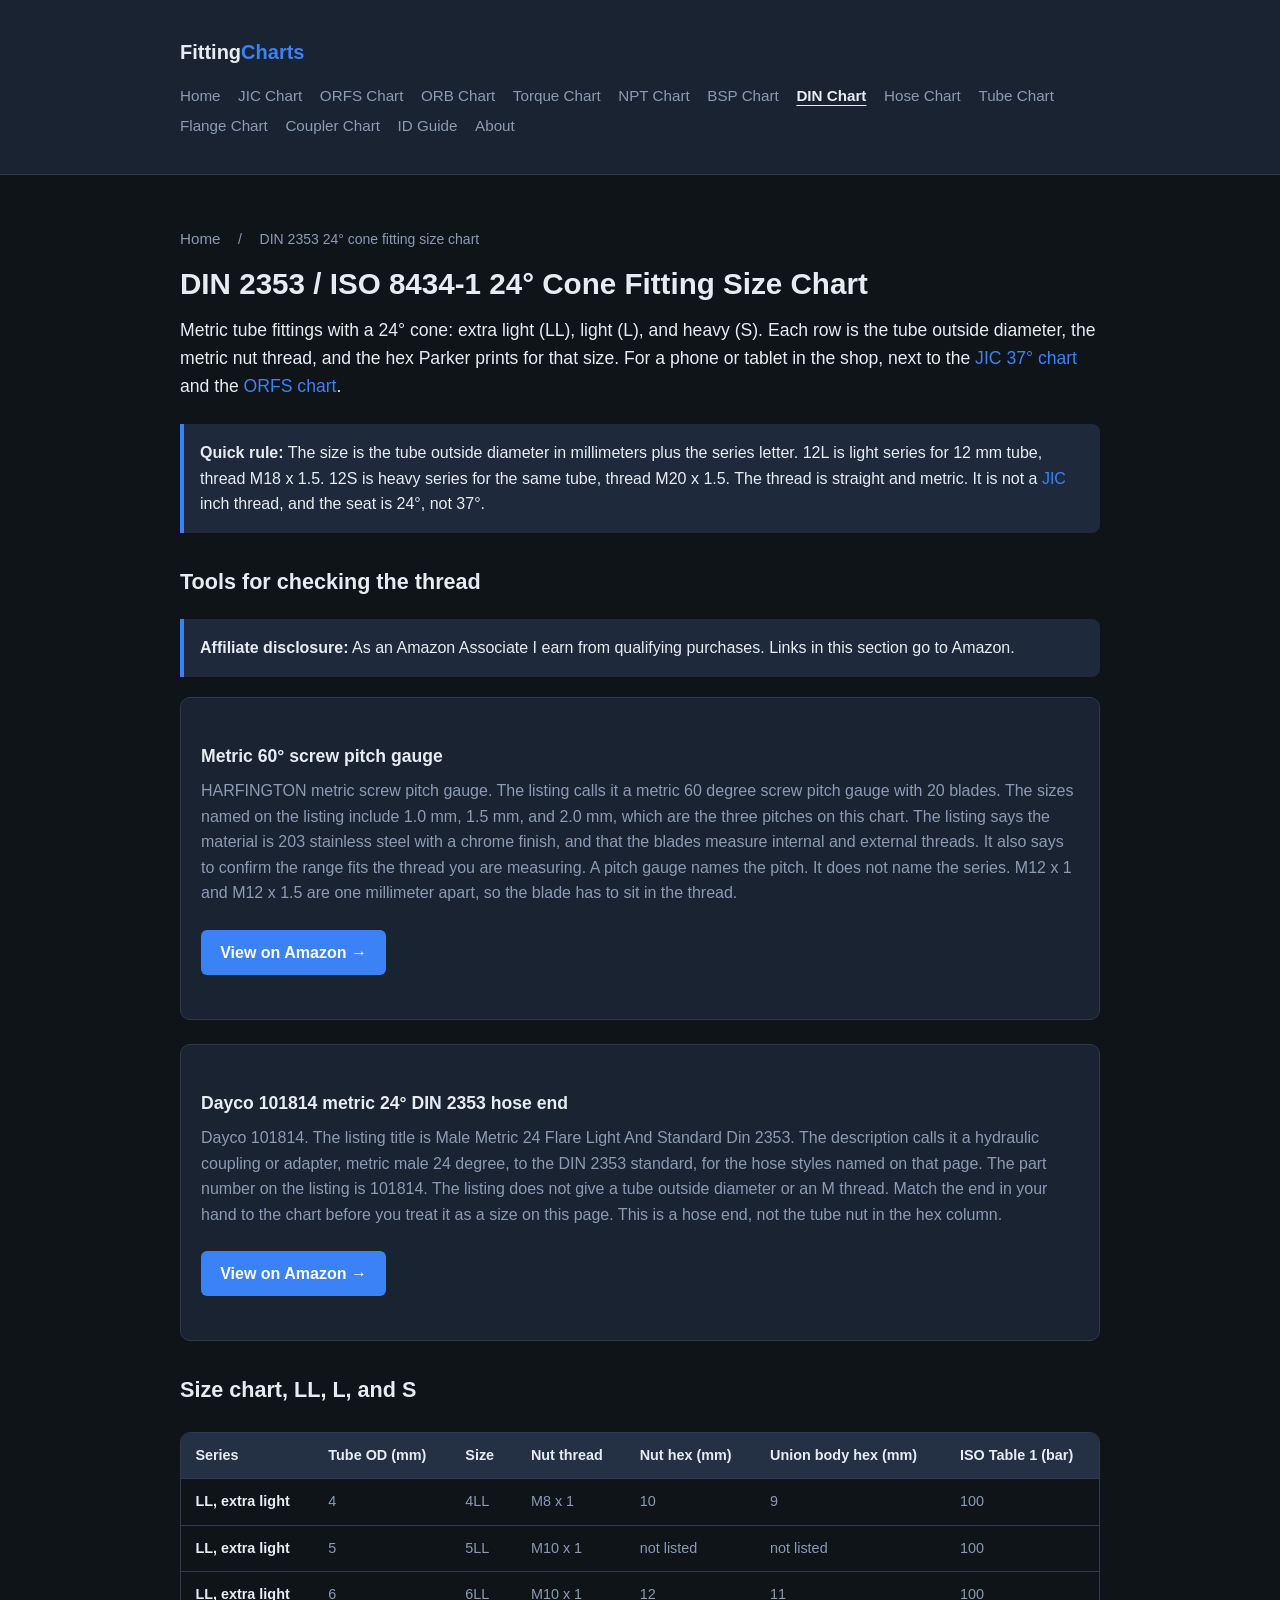
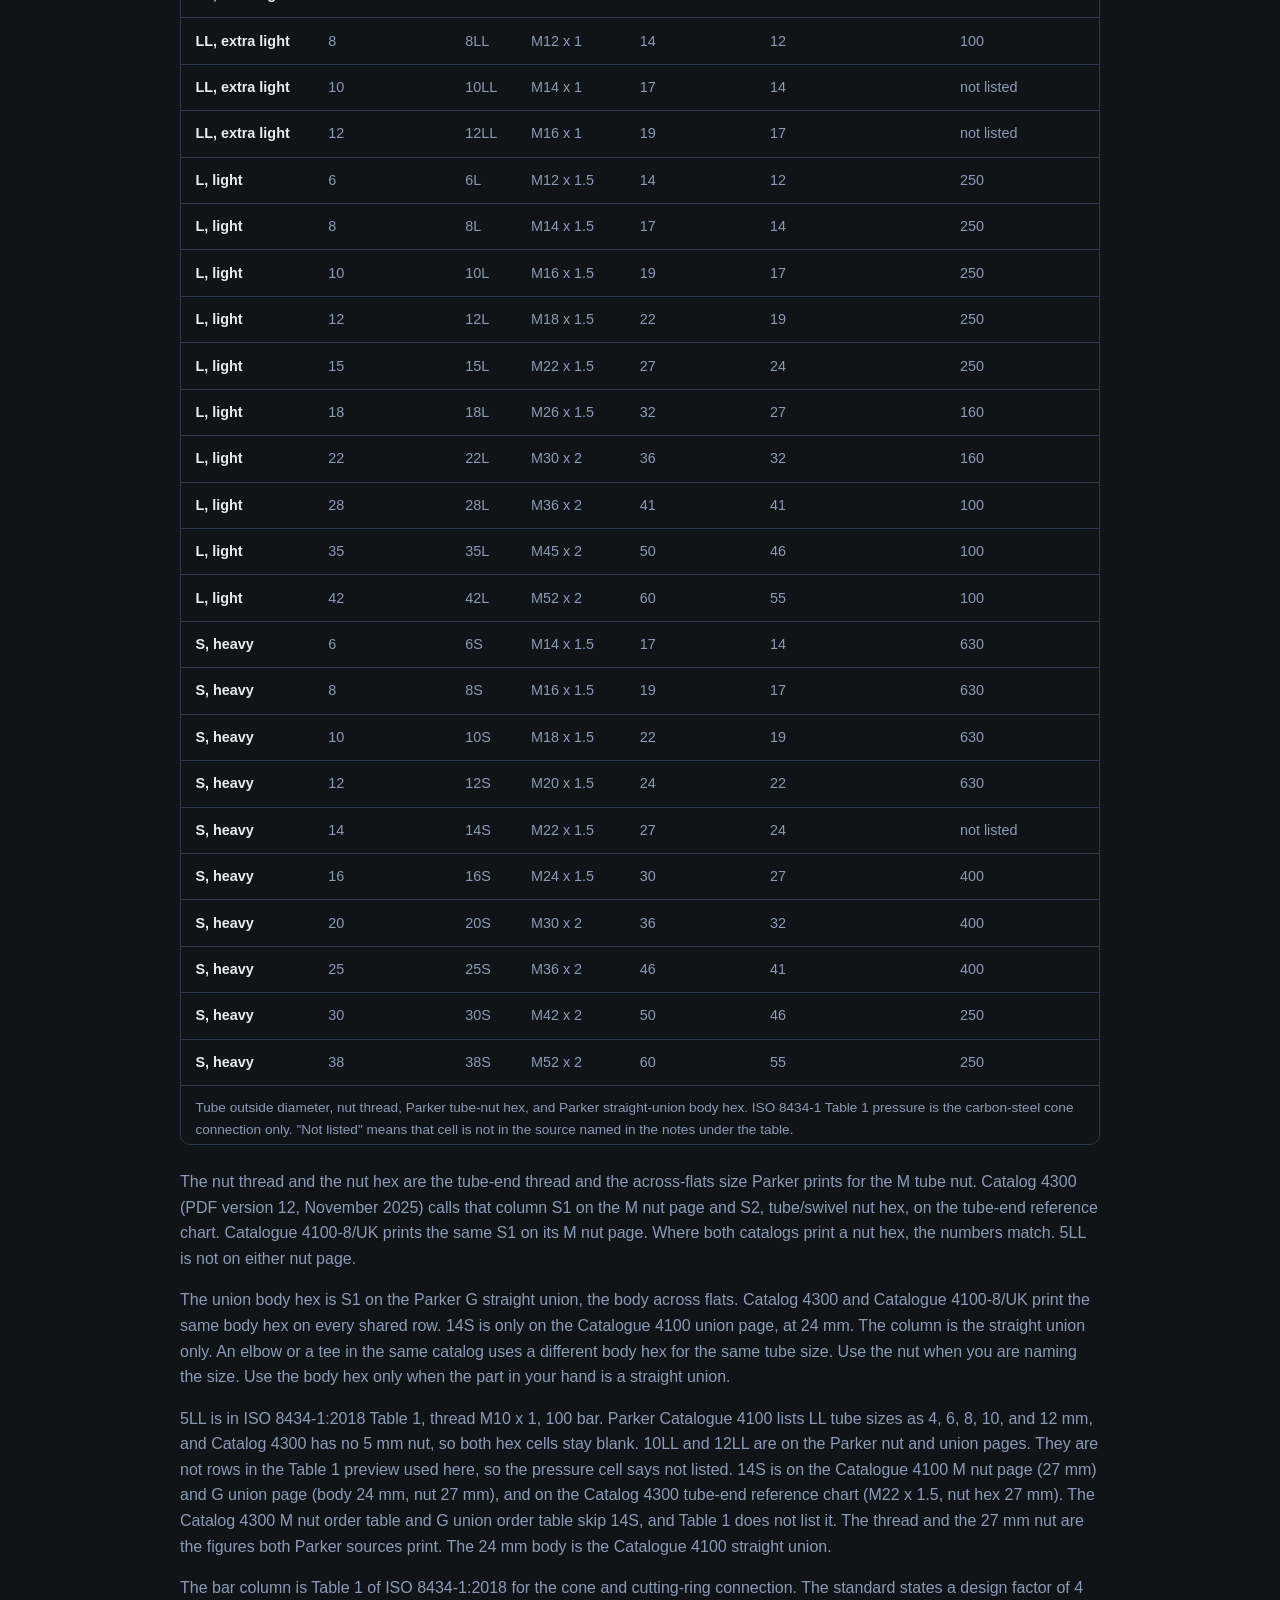
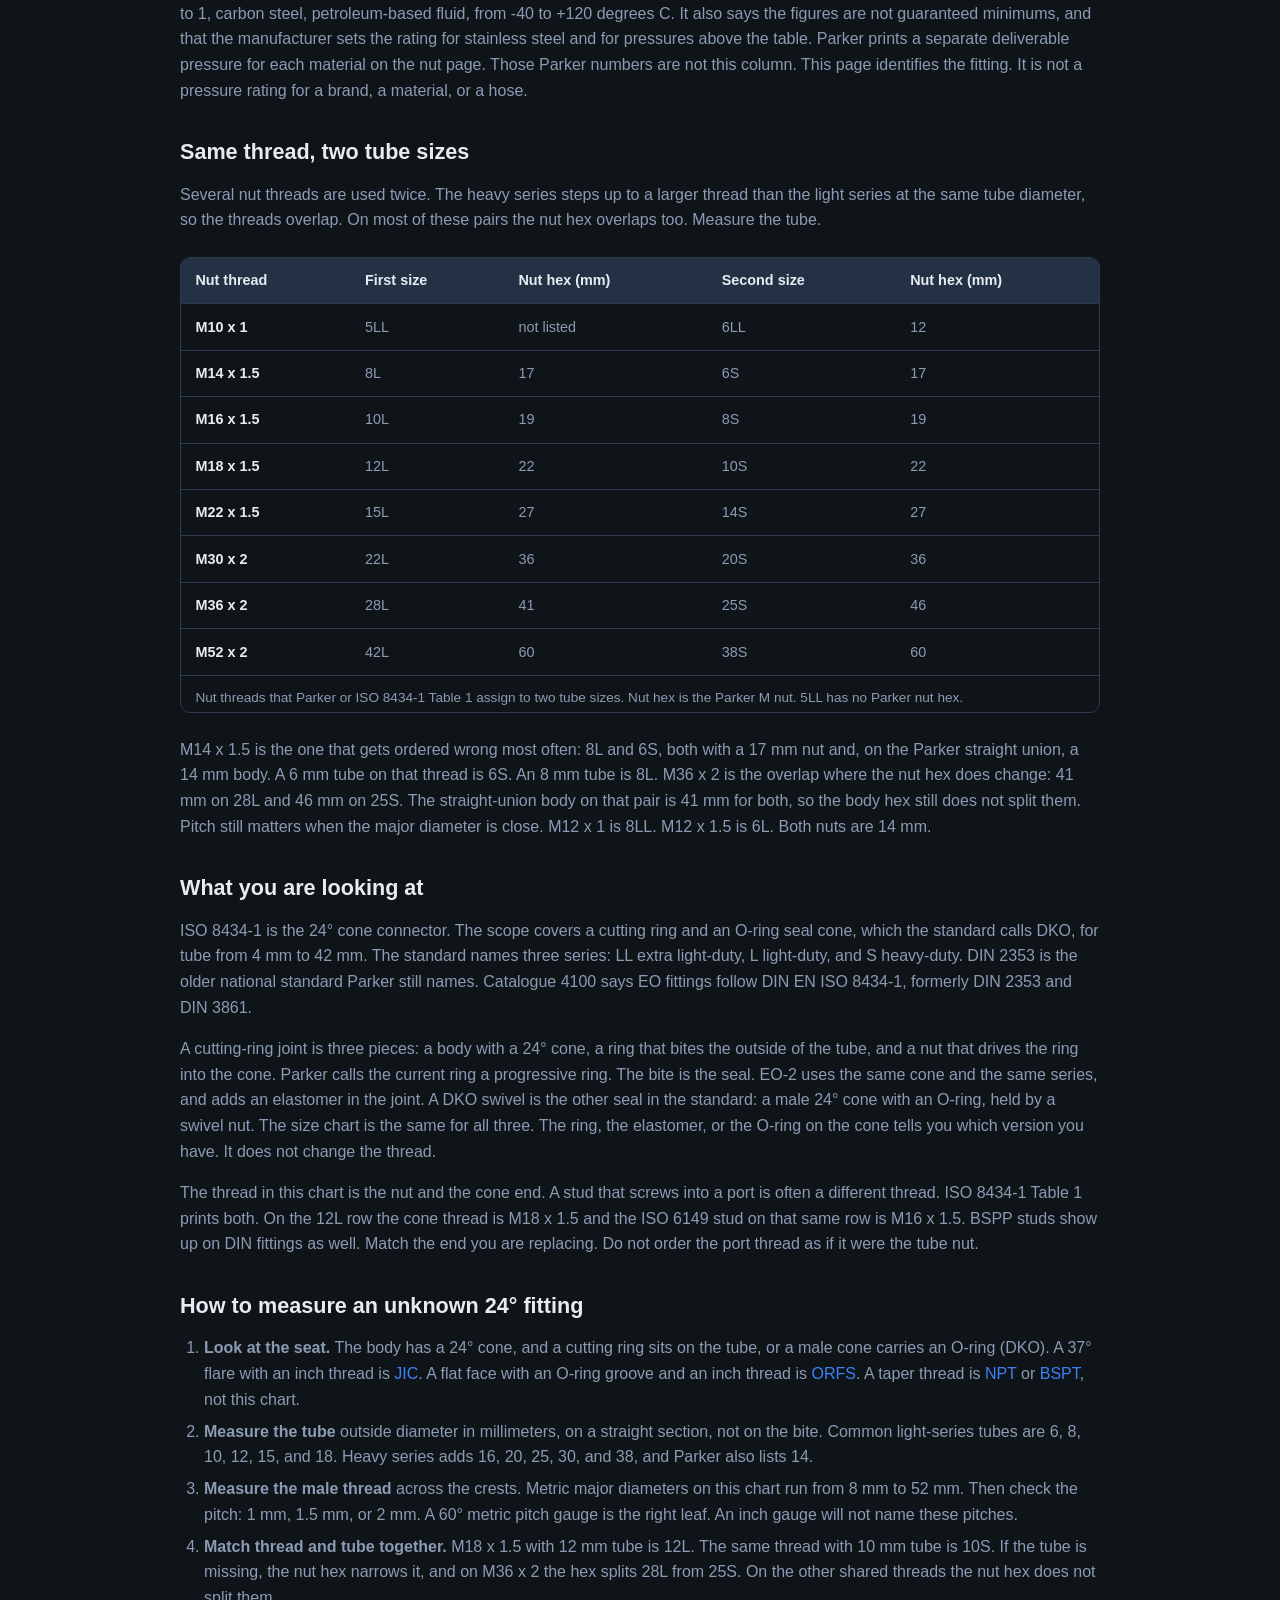
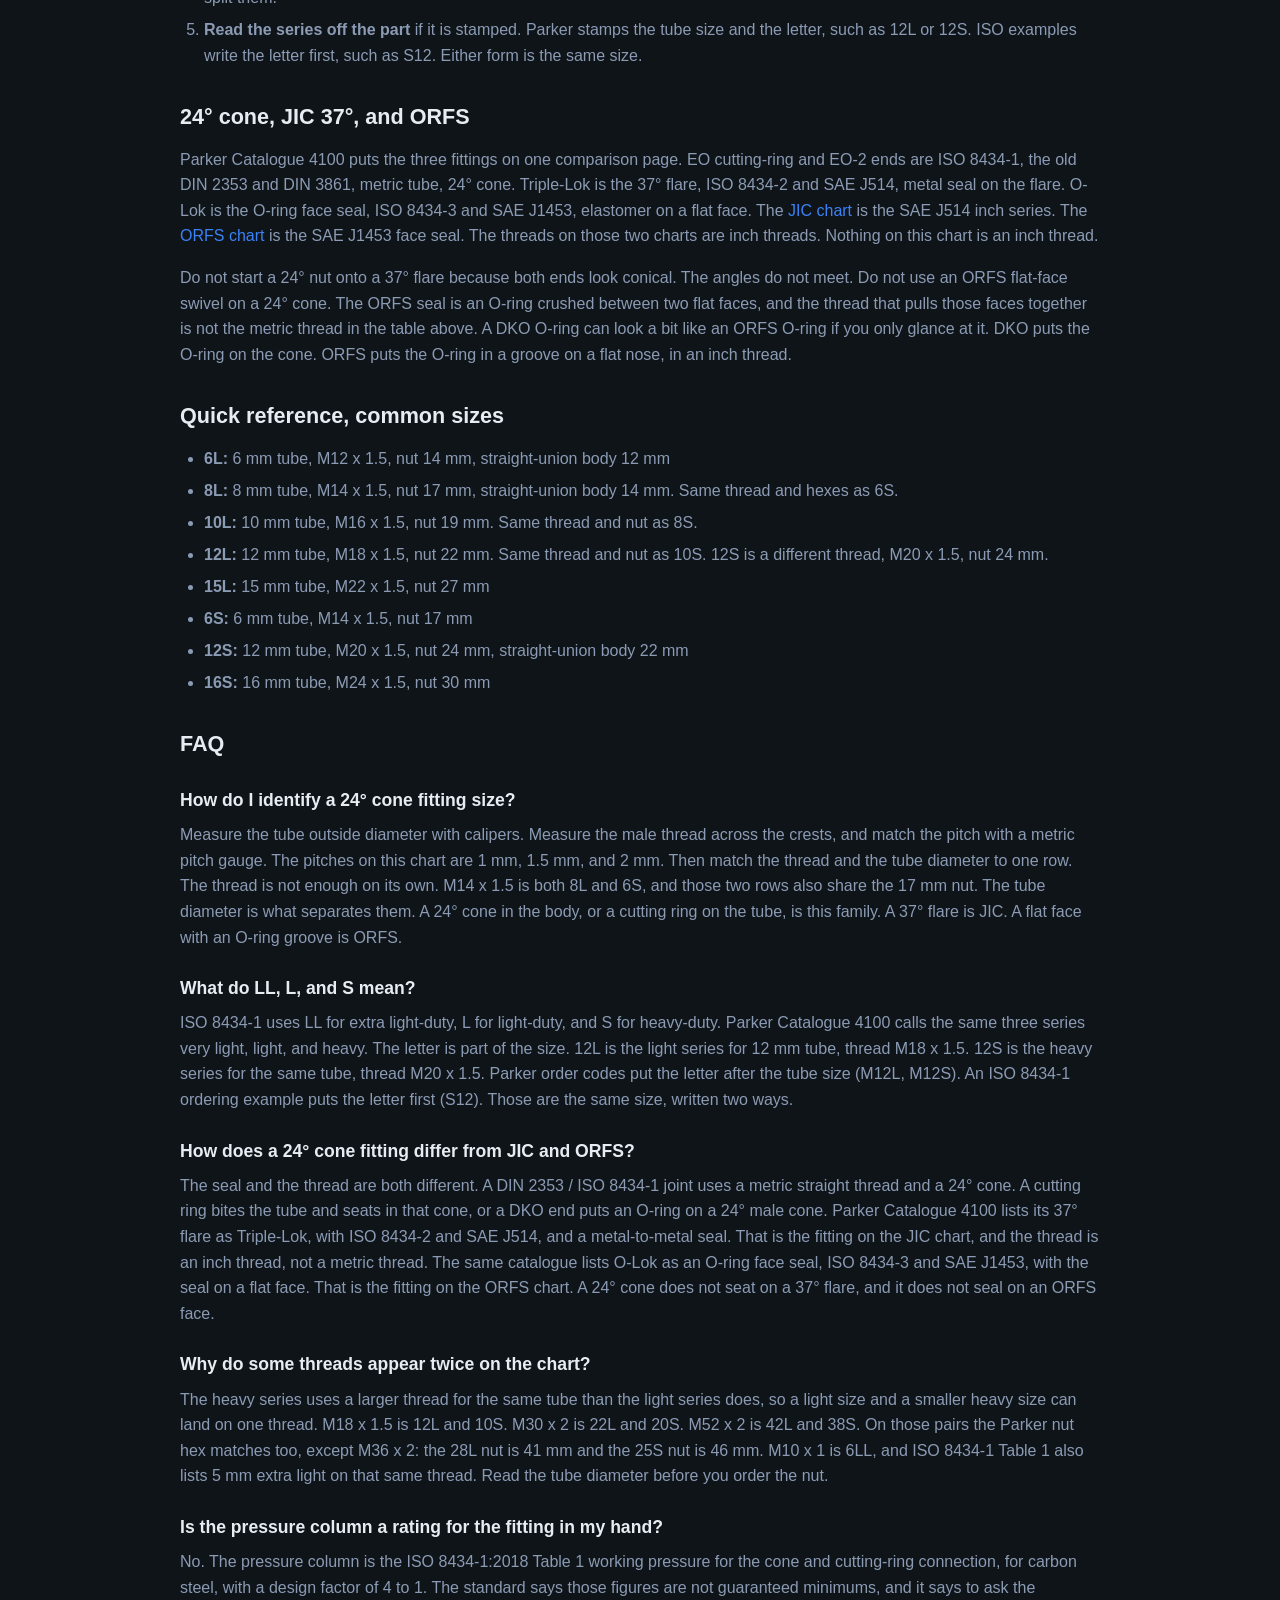
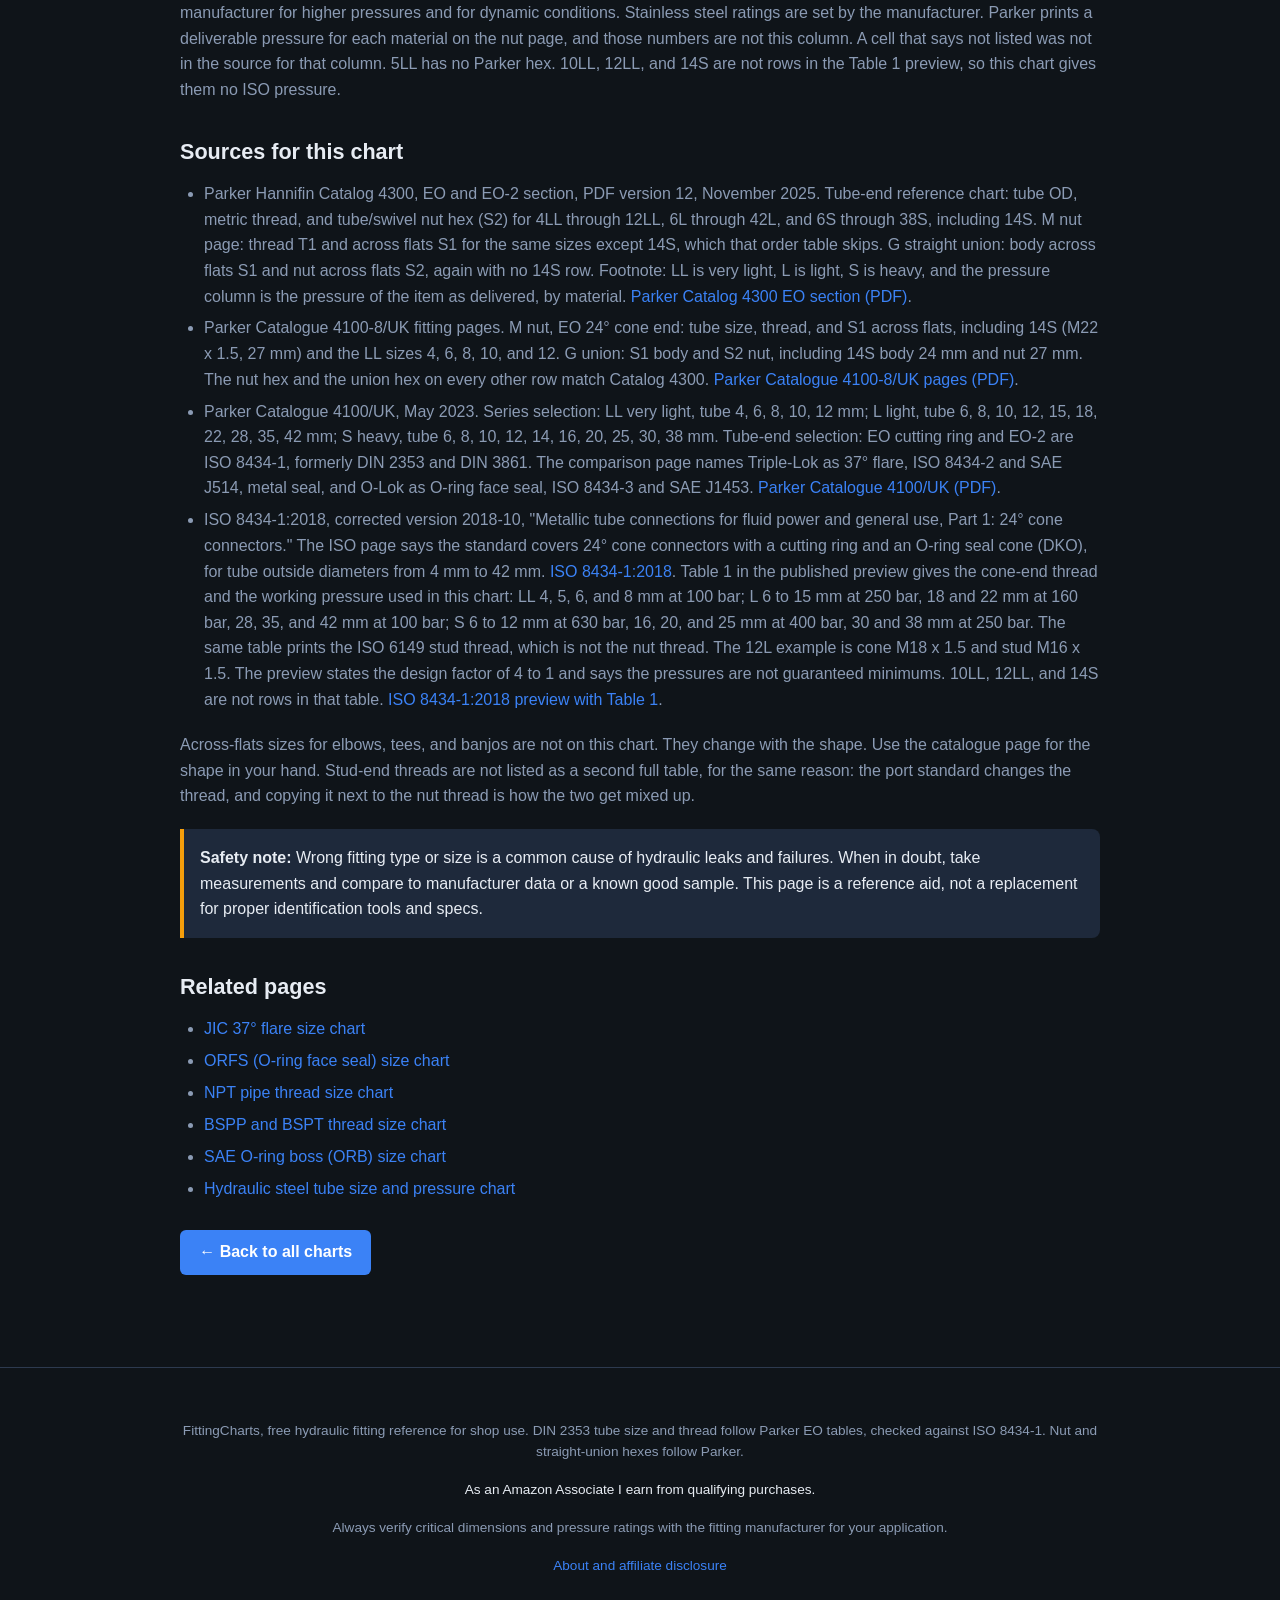
<file: din-2353-24-degree-cone-fitting-chart.html>
<!DOCTYPE html>
<html lang="en">
<head>
  <meta charset="UTF-8">
  <meta name="viewport" content="width=device-width, initial-scale=1">
  <title>DIN 2353 24° Cone Fitting Size Chart (ISO 8434-1) - FittingCharts</title>
  <meta name="description" content="LL, L, and S series DIN 2353 / ISO 8434-1 24° cone fittings: tube OD, metric thread, Parker nut hex, and how they differ from JIC 37° and ORFS.">
  <link rel="canonical" href="https://w-logistics.github.io/fitting-charts/din-2353-24-degree-cone-fitting-chart.html">
  <meta property="og:type" content="article">
  <meta property="og:site_name" content="FittingCharts">
  <meta property="og:title" content="DIN 2353 24° Cone Fitting Size Chart (ISO 8434-1) - FittingCharts">
  <meta property="og:description" content="LL, L, and S series DIN 2353 / ISO 8434-1 24° cone fittings: tube OD, metric thread, Parker nut hex, and how they differ from JIC 37° and ORFS.">
  <meta property="og:url" content="https://w-logistics.github.io/fitting-charts/din-2353-24-degree-cone-fitting-chart.html">
  <link rel="stylesheet" href="styles.css">
  <script type="application/ld+json">
  {
    "@context": "https://schema.org",
    "@graph": [
      {
        "@type": "TechArticle",
        "headline": "DIN 2353 / ISO 8434-1 24° Cone Fitting Size Chart",
        "description": "Extra light (LL), light (L), and heavy (S) series 24 degree cone fittings with tube outside diameter, metric nut thread, Parker tube-nut hex, and straight-union body hex, plus how they differ from JIC 37 degree flare and ORFS.",
        "url": "https://w-logistics.github.io/fitting-charts/din-2353-24-degree-cone-fitting-chart.html",
        "mainEntityOfPage": "https://w-logistics.github.io/fitting-charts/din-2353-24-degree-cone-fitting-chart.html",
        "author": {
          "@type": "Organization",
          "name": "FittingCharts",
          "url": "https://w-logistics.github.io/fitting-charts/"
        },
        "publisher": {
          "@type": "Organization",
          "name": "FittingCharts",
          "url": "https://w-logistics.github.io/fitting-charts/"
        }
      },
      {
        "@type": "BreadcrumbList",
        "itemListElement": [
          {
            "@type": "ListItem",
            "position": 1,
            "name": "Home",
            "item": "https://w-logistics.github.io/fitting-charts/"
          },
          {
            "@type": "ListItem",
            "position": 2,
            "name": "DIN 2353 24° cone fitting size chart",
            "item": "https://w-logistics.github.io/fitting-charts/din-2353-24-degree-cone-fitting-chart.html"
          }
        ]
      },
      {
        "@type": "FAQPage",
        "mainEntity": [
          {
            "@type": "Question",
            "name": "How do I identify a 24° cone fitting size?",
            "acceptedAnswer": {
              "@type": "Answer",
              "text": "Measure the tube outside diameter with calipers. Measure the male thread across the crests, and match the pitch with a metric pitch gauge. The pitches on this chart are 1 mm, 1.5 mm, and 2 mm. Then match the thread and the tube diameter to one row. The thread is not enough on its own. M14 x 1.5 is both 8L and 6S, and those two rows also share the 17 mm nut. The tube diameter is what separates them. A 24° cone in the body, or a cutting ring on the tube, is this family. A 37° flare is JIC. A flat face with an O-ring groove is ORFS."
            }
          },
          {
            "@type": "Question",
            "name": "What do LL, L, and S mean?",
            "acceptedAnswer": {
              "@type": "Answer",
              "text": "ISO 8434-1 uses LL for extra light-duty, L for light-duty, and S for heavy-duty. Parker Catalogue 4100 calls the same three series very light, light, and heavy. The letter is part of the size. 12L is the light series for 12 mm tube, thread M18 x 1.5. 12S is the heavy series for the same tube, thread M20 x 1.5. Parker order codes put the letter after the tube size (M12L, M12S). An ISO 8434-1 ordering example puts the letter first (S12). Those are the same size, written two ways."
            }
          },
          {
            "@type": "Question",
            "name": "How does a 24° cone fitting differ from JIC and ORFS?",
            "acceptedAnswer": {
              "@type": "Answer",
              "text": "The seal and the thread are both different. A DIN 2353 / ISO 8434-1 joint uses a metric straight thread and a 24° cone. A cutting ring bites the tube and seats in that cone, or a DKO end puts an O-ring on a 24° male cone. Parker Catalogue 4100 lists its 37° flare as Triple-Lok, with ISO 8434-2 and SAE J514, and a metal-to-metal seal. That is the fitting on the JIC chart, and the thread is an inch thread, not a metric thread. The same catalogue lists O-Lok as an O-ring face seal, ISO 8434-3 and SAE J1453, with the seal on a flat face. That is the fitting on the ORFS chart. A 24° cone does not seat on a 37° flare, and it does not seal on an ORFS face."
            }
          },
          {
            "@type": "Question",
            "name": "Why do some threads appear twice on the chart?",
            "acceptedAnswer": {
              "@type": "Answer",
              "text": "The heavy series uses a larger thread for the same tube than the light series does, so a light size and a smaller heavy size can land on one thread. M18 x 1.5 is 12L and 10S. M30 x 2 is 22L and 20S. M52 x 2 is 42L and 38S. On those pairs the Parker nut hex matches too, except M36 x 2: the 28L nut is 41 mm and the 25S nut is 46 mm. M10 x 1 is 6LL, and ISO 8434-1 Table 1 also lists 5 mm extra light on that same thread. Read the tube diameter before you order the nut."
            }
          },
          {
            "@type": "Question",
            "name": "Is the pressure column a rating for the fitting in my hand?",
            "acceptedAnswer": {
              "@type": "Answer",
              "text": "No. The pressure column is the ISO 8434-1:2018 Table 1 working pressure for the cone and cutting-ring connection, for carbon steel, with a design factor of 4 to 1. The standard says those figures are not guaranteed minimums, and it says to ask the manufacturer for higher pressures and for dynamic conditions. Stainless steel ratings are set by the manufacturer. Parker prints a deliverable pressure for each material on the nut page, and those numbers are not this column. A cell that says not listed was not in the source for that column. 5LL has no Parker hex. 10LL, 12LL, and 14S are not rows in the Table 1 preview, so this chart gives them no ISO pressure."
            }
          }
        ]
      }
    ]
  }
  </script>
</head>
<body>
  <header>
    <div class="container">
      <div class="logo">Fitting<span>Charts</span></div>
      <nav aria-label="Primary">
        <a href="index.html">Home</a>
        <a href="jic-fitting-size-chart.html">JIC Chart</a>
        <a href="orfs-fitting-size-chart.html">ORFS Chart</a>
        <a href="sae-o-ring-boss-orb-fitting-chart.html">ORB Chart</a>
        <a href="hydraulic-fitting-torque-chart.html">Torque Chart</a>
        <a href="npt-thread-size-chart.html">NPT Chart</a>
        <a href="bspp-bspt-thread-size-chart.html">BSP Chart</a>
        <a href="din-2353-24-degree-cone-fitting-chart.html" aria-current="page">DIN Chart</a>
        <a href="hydraulic-hose-dash-size-chart.html">Hose Chart</a>
        <a href="hydraulic-tube-size-pressure-chart.html">Tube Chart</a>
        <a href="sae-j518-code-61-62-flange-chart.html">Flange Chart</a>
        <a href="hydraulic-quick-coupler-size-chart.html">Coupler Chart</a>
        <a href="how-to-identify-hydraulic-fittings.html">ID Guide</a>
        <a href="disclosure.html">About</a>
      </nav>
    </div>
  </header>

  <main class="container">
    <nav class="breadcrumb" aria-label="Breadcrumb">
      <a href="index.html">Home</a>
      <span aria-hidden="true"> / </span>
      <span aria-current="page">DIN 2353 24° cone fitting size chart</span>
    </nav>

    <h1>DIN 2353 / ISO 8434-1 24° Cone Fitting Size Chart</h1>
    <p class="lead">Metric tube fittings with a 24° cone: extra light (LL), light (L), and heavy (S). Each row is the tube outside diameter, the metric nut thread, and the hex Parker prints for that size. For a phone or tablet in the shop, next to the <a href="jic-fitting-size-chart.html">JIC 37° chart</a> and the <a href="orfs-fitting-size-chart.html">ORFS chart</a>.</p>

    <div class="note">
      <strong>Quick rule:</strong> The size is the tube outside diameter in millimeters plus the series letter. 12L is light series for 12 mm tube, thread M18 x 1.5. 12S is heavy series for the same tube, thread M20 x 1.5. The thread is straight and metric. It is not a <a href="jic-fitting-size-chart.html">JIC</a> inch thread, and the seat is 24°, not 37°.
    </div>

    <h2>Tools for checking the thread</h2>
    <div class="note">
      <strong>Affiliate disclosure:</strong> As an Amazon Associate I earn from qualifying purchases. Links in this section go to Amazon.
    </div>

    <div class="card">
      <h3>Metric 60° screw pitch gauge</h3>
      <p>HARFINGTON metric screw pitch gauge. The listing calls it a metric 60 degree screw pitch gauge with 20 blades. The sizes named on the listing include 1.0 mm, 1.5 mm, and 2.0 mm, which are the three pitches on this chart. The listing says the material is 203 stainless steel with a chrome finish, and that the blades measure internal and external threads. It also says to confirm the range fits the thread you are measuring. A pitch gauge names the pitch. It does not name the series. M12 x 1 and M12 x 1.5 are one millimeter apart, so the blade has to sit in the thread.</p>
      <p>
        <a href="https://www.amazon.com/dp/B0C3BDH4WH?tag=wlogistics-20" class="btn" target="_blank" rel="sponsored noopener">View on Amazon →</a>
      </p>
    </div>

    <div class="card">
      <h3>Dayco 101814 metric 24° DIN 2353 hose end</h3>
      <p>Dayco 101814. The listing title is Male Metric 24 Flare Light And Standard Din 2353. The description calls it a hydraulic coupling or adapter, metric male 24 degree, to the DIN 2353 standard, for the hose styles named on that page. The part number on the listing is 101814. The listing does not give a tube outside diameter or an M thread. Match the end in your hand to the chart before you treat it as a size on this page. This is a hose end, not the tube nut in the hex column.</p>
      <p>
        <a href="https://www.amazon.com/dp/B00T36XUPO?tag=wlogistics-20" class="btn" target="_blank" rel="sponsored noopener">View on Amazon →</a>
      </p>
    </div>

    <h2>Size chart, LL, L, and S</h2>
    <div class="table-wrap">
      <table>
        <caption>Tube outside diameter, nut thread, Parker tube-nut hex, and Parker straight-union body hex. ISO 8434-1 Table 1 pressure is the carbon-steel cone connection only. "Not listed" means that cell is not in the source named in the notes under the table.</caption>
        <thead>
          <tr>
            <th scope="col">Series</th>
            <th scope="col">Tube OD (mm)</th>
            <th scope="col">Size</th>
            <th scope="col">Nut thread</th>
            <th scope="col">Nut hex (mm)</th>
            <th scope="col">Union body hex (mm)</th>
            <th scope="col">ISO Table 1 (bar)</th>
          </tr>
        </thead>
        <tbody>
          <tr><td>LL, extra light</td><td>4</td><td>4LL</td><td>M8 x 1</td><td>10</td><td>9</td><td>100</td></tr>
          <tr><td>LL, extra light</td><td>5</td><td>5LL</td><td>M10 x 1</td><td>not listed</td><td>not listed</td><td>100</td></tr>
          <tr><td>LL, extra light</td><td>6</td><td>6LL</td><td>M10 x 1</td><td>12</td><td>11</td><td>100</td></tr>
          <tr><td>LL, extra light</td><td>8</td><td>8LL</td><td>M12 x 1</td><td>14</td><td>12</td><td>100</td></tr>
          <tr><td>LL, extra light</td><td>10</td><td>10LL</td><td>M14 x 1</td><td>17</td><td>14</td><td>not listed</td></tr>
          <tr><td>LL, extra light</td><td>12</td><td>12LL</td><td>M16 x 1</td><td>19</td><td>17</td><td>not listed</td></tr>
          <tr><td>L, light</td><td>6</td><td>6L</td><td>M12 x 1.5</td><td>14</td><td>12</td><td>250</td></tr>
          <tr><td>L, light</td><td>8</td><td>8L</td><td>M14 x 1.5</td><td>17</td><td>14</td><td>250</td></tr>
          <tr><td>L, light</td><td>10</td><td>10L</td><td>M16 x 1.5</td><td>19</td><td>17</td><td>250</td></tr>
          <tr><td>L, light</td><td>12</td><td>12L</td><td>M18 x 1.5</td><td>22</td><td>19</td><td>250</td></tr>
          <tr><td>L, light</td><td>15</td><td>15L</td><td>M22 x 1.5</td><td>27</td><td>24</td><td>250</td></tr>
          <tr><td>L, light</td><td>18</td><td>18L</td><td>M26 x 1.5</td><td>32</td><td>27</td><td>160</td></tr>
          <tr><td>L, light</td><td>22</td><td>22L</td><td>M30 x 2</td><td>36</td><td>32</td><td>160</td></tr>
          <tr><td>L, light</td><td>28</td><td>28L</td><td>M36 x 2</td><td>41</td><td>41</td><td>100</td></tr>
          <tr><td>L, light</td><td>35</td><td>35L</td><td>M45 x 2</td><td>50</td><td>46</td><td>100</td></tr>
          <tr><td>L, light</td><td>42</td><td>42L</td><td>M52 x 2</td><td>60</td><td>55</td><td>100</td></tr>
          <tr><td>S, heavy</td><td>6</td><td>6S</td><td>M14 x 1.5</td><td>17</td><td>14</td><td>630</td></tr>
          <tr><td>S, heavy</td><td>8</td><td>8S</td><td>M16 x 1.5</td><td>19</td><td>17</td><td>630</td></tr>
          <tr><td>S, heavy</td><td>10</td><td>10S</td><td>M18 x 1.5</td><td>22</td><td>19</td><td>630</td></tr>
          <tr><td>S, heavy</td><td>12</td><td>12S</td><td>M20 x 1.5</td><td>24</td><td>22</td><td>630</td></tr>
          <tr><td>S, heavy</td><td>14</td><td>14S</td><td>M22 x 1.5</td><td>27</td><td>24</td><td>not listed</td></tr>
          <tr><td>S, heavy</td><td>16</td><td>16S</td><td>M24 x 1.5</td><td>30</td><td>27</td><td>400</td></tr>
          <tr><td>S, heavy</td><td>20</td><td>20S</td><td>M30 x 2</td><td>36</td><td>32</td><td>400</td></tr>
          <tr><td>S, heavy</td><td>25</td><td>25S</td><td>M36 x 2</td><td>46</td><td>41</td><td>400</td></tr>
          <tr><td>S, heavy</td><td>30</td><td>30S</td><td>M42 x 2</td><td>50</td><td>46</td><td>250</td></tr>
          <tr><td>S, heavy</td><td>38</td><td>38S</td><td>M52 x 2</td><td>60</td><td>55</td><td>250</td></tr>
        </tbody>
      </table>
    </div>

    <p>The nut thread and the nut hex are the tube-end thread and the across-flats size Parker prints for the M tube nut. Catalog 4300 (PDF version 12, November 2025) calls that column S1 on the M nut page and S2, tube/swivel nut hex, on the tube-end reference chart. Catalogue 4100-8/UK prints the same S1 on its M nut page. Where both catalogs print a nut hex, the numbers match. 5LL is not on either nut page.</p>
    <p>The union body hex is S1 on the Parker G straight union, the body across flats. Catalog 4300 and Catalogue 4100-8/UK print the same body hex on every shared row. 14S is only on the Catalogue 4100 union page, at 24 mm. The column is the straight union only. An elbow or a tee in the same catalog uses a different body hex for the same tube size. Use the nut when you are naming the size. Use the body hex only when the part in your hand is a straight union.</p>
    <p>5LL is in ISO 8434-1:2018 Table 1, thread M10 x 1, 100 bar. Parker Catalogue 4100 lists LL tube sizes as 4, 6, 8, 10, and 12 mm, and Catalog 4300 has no 5 mm nut, so both hex cells stay blank. 10LL and 12LL are on the Parker nut and union pages. They are not rows in the Table 1 preview used here, so the pressure cell says not listed. 14S is on the Catalogue 4100 M nut page (27 mm) and G union page (body 24 mm, nut 27 mm), and on the Catalog 4300 tube-end reference chart (M22 x 1.5, nut hex 27 mm). The Catalog 4300 M nut order table and G union order table skip 14S, and Table 1 does not list it. The thread and the 27 mm nut are the figures both Parker sources print. The 24 mm body is the Catalogue 4100 straight union.</p>
    <p>The bar column is Table 1 of ISO 8434-1:2018 for the cone and cutting-ring connection. The standard states a design factor of 4 to 1, carbon steel, petroleum-based fluid, from -40 to +120 degrees C. It also says the figures are not guaranteed minimums, and that the manufacturer sets the rating for stainless steel and for pressures above the table. Parker prints a separate deliverable pressure for each material on the nut page. Those Parker numbers are not this column. This page identifies the fitting. It is not a pressure rating for a brand, a material, or a hose.</p>

    <h2>Same thread, two tube sizes</h2>
    <p>Several nut threads are used twice. The heavy series steps up to a larger thread than the light series at the same tube diameter, so the threads overlap. On most of these pairs the nut hex overlaps too. Measure the tube.</p>
    <div class="table-wrap">
      <table>
        <caption>Nut threads that Parker or ISO 8434-1 Table 1 assign to two tube sizes. Nut hex is the Parker M nut. 5LL has no Parker nut hex.</caption>
        <thead>
          <tr>
            <th scope="col">Nut thread</th>
            <th scope="col">First size</th>
            <th scope="col">Nut hex (mm)</th>
            <th scope="col">Second size</th>
            <th scope="col">Nut hex (mm)</th>
          </tr>
        </thead>
        <tbody>
          <tr><td>M10 x 1</td><td>5LL</td><td>not listed</td><td>6LL</td><td>12</td></tr>
          <tr><td>M14 x 1.5</td><td>8L</td><td>17</td><td>6S</td><td>17</td></tr>
          <tr><td>M16 x 1.5</td><td>10L</td><td>19</td><td>8S</td><td>19</td></tr>
          <tr><td>M18 x 1.5</td><td>12L</td><td>22</td><td>10S</td><td>22</td></tr>
          <tr><td>M22 x 1.5</td><td>15L</td><td>27</td><td>14S</td><td>27</td></tr>
          <tr><td>M30 x 2</td><td>22L</td><td>36</td><td>20S</td><td>36</td></tr>
          <tr><td>M36 x 2</td><td>28L</td><td>41</td><td>25S</td><td>46</td></tr>
          <tr><td>M52 x 2</td><td>42L</td><td>60</td><td>38S</td><td>60</td></tr>
        </tbody>
      </table>
    </div>
    <p>M14 x 1.5 is the one that gets ordered wrong most often: 8L and 6S, both with a 17 mm nut and, on the Parker straight union, a 14 mm body. A 6 mm tube on that thread is 6S. An 8 mm tube is 8L. M36 x 2 is the overlap where the nut hex does change: 41 mm on 28L and 46 mm on 25S. The straight-union body on that pair is 41 mm for both, so the body hex still does not split them. Pitch still matters when the major diameter is close. M12 x 1 is 8LL. M12 x 1.5 is 6L. Both nuts are 14 mm.</p>

    <h2>What you are looking at</h2>
    <p>ISO 8434-1 is the 24° cone connector. The scope covers a cutting ring and an O-ring seal cone, which the standard calls DKO, for tube from 4 mm to 42 mm. The standard names three series: LL extra light-duty, L light-duty, and S heavy-duty. DIN 2353 is the older national standard Parker still names. Catalogue 4100 says EO fittings follow DIN EN ISO 8434-1, formerly DIN 2353 and DIN 3861.</p>
    <p>A cutting-ring joint is three pieces: a body with a 24° cone, a ring that bites the outside of the tube, and a nut that drives the ring into the cone. Parker calls the current ring a progressive ring. The bite is the seal. EO-2 uses the same cone and the same series, and adds an elastomer in the joint. A DKO swivel is the other seal in the standard: a male 24° cone with an O-ring, held by a swivel nut. The size chart is the same for all three. The ring, the elastomer, or the O-ring on the cone tells you which version you have. It does not change the thread.</p>
    <p>The thread in this chart is the nut and the cone end. A stud that screws into a port is often a different thread. ISO 8434-1 Table 1 prints both. On the 12L row the cone thread is M18 x 1.5 and the ISO 6149 stud on that same row is M16 x 1.5. BSPP studs show up on DIN fittings as well. Match the end you are replacing. Do not order the port thread as if it were the tube nut.</p>

    <h2>How to measure an unknown 24° fitting</h2>
    <ol>
      <li><strong>Look at the seat.</strong> The body has a 24° cone, and a cutting ring sits on the tube, or a male cone carries an O-ring (DKO). A 37° flare with an inch thread is <a href="jic-fitting-size-chart.html">JIC</a>. A flat face with an O-ring groove and an inch thread is <a href="orfs-fitting-size-chart.html">ORFS</a>. A taper thread is <a href="npt-thread-size-chart.html">NPT</a> or <a href="bspp-bspt-thread-size-chart.html">BSPT</a>, not this chart.</li>
      <li><strong>Measure the tube</strong> outside diameter in millimeters, on a straight section, not on the bite. Common light-series tubes are 6, 8, 10, 12, 15, and 18. Heavy series adds 16, 20, 25, 30, and 38, and Parker also lists 14.</li>
      <li><strong>Measure the male thread</strong> across the crests. Metric major diameters on this chart run from 8 mm to 52 mm. Then check the pitch: 1 mm, 1.5 mm, or 2 mm. A 60° metric pitch gauge is the right leaf. An inch gauge will not name these pitches.</li>
      <li><strong>Match thread and tube together.</strong> M18 x 1.5 with 12 mm tube is 12L. The same thread with 10 mm tube is 10S. If the tube is missing, the nut hex narrows it, and on M36 x 2 the hex splits 28L from 25S. On the other shared threads the nut hex does not split them.</li>
      <li><strong>Read the series off the part</strong> if it is stamped. Parker stamps the tube size and the letter, such as 12L or 12S. ISO examples write the letter first, such as S12. Either form is the same size.</li>
    </ol>

    <h2>24° cone, JIC 37°, and ORFS</h2>
    <p>Parker Catalogue 4100 puts the three fittings on one comparison page. EO cutting-ring and EO-2 ends are ISO 8434-1, the old DIN 2353 and DIN 3861, metric tube, 24° cone. Triple-Lok is the 37° flare, ISO 8434-2 and SAE J514, metal seal on the flare. O-Lok is the O-ring face seal, ISO 8434-3 and SAE J1453, elastomer on a flat face. The <a href="jic-fitting-size-chart.html">JIC chart</a> is the SAE J514 inch series. The <a href="orfs-fitting-size-chart.html">ORFS chart</a> is the SAE J1453 face seal. The threads on those two charts are inch threads. Nothing on this chart is an inch thread.</p>
    <p>Do not start a 24° nut onto a 37° flare because both ends look conical. The angles do not meet. Do not use an ORFS flat-face swivel on a 24° cone. The ORFS seal is an O-ring crushed between two flat faces, and the thread that pulls those faces together is not the metric thread in the table above. A DKO O-ring can look a bit like an ORFS O-ring if you only glance at it. DKO puts the O-ring on the cone. ORFS puts the O-ring in a groove on a flat nose, in an inch thread.</p>

    <h2>Quick reference, common sizes</h2>
    <ul>
      <li><strong>6L:</strong> 6 mm tube, M12 x 1.5, nut 14 mm, straight-union body 12 mm</li>
      <li><strong>8L:</strong> 8 mm tube, M14 x 1.5, nut 17 mm, straight-union body 14 mm. Same thread and hexes as 6S.</li>
      <li><strong>10L:</strong> 10 mm tube, M16 x 1.5, nut 19 mm. Same thread and nut as 8S.</li>
      <li><strong>12L:</strong> 12 mm tube, M18 x 1.5, nut 22 mm. Same thread and nut as 10S. 12S is a different thread, M20 x 1.5, nut 24 mm.</li>
      <li><strong>15L:</strong> 15 mm tube, M22 x 1.5, nut 27 mm</li>
      <li><strong>6S:</strong> 6 mm tube, M14 x 1.5, nut 17 mm</li>
      <li><strong>12S:</strong> 12 mm tube, M20 x 1.5, nut 24 mm, straight-union body 22 mm</li>
      <li><strong>16S:</strong> 16 mm tube, M24 x 1.5, nut 30 mm</li>
    </ul>

    <h2>FAQ</h2>
    <h3>How do I identify a 24° cone fitting size?</h3>
    <p>Measure the tube outside diameter with calipers. Measure the male thread across the crests, and match the pitch with a metric pitch gauge. The pitches on this chart are 1 mm, 1.5 mm, and 2 mm. Then match the thread and the tube diameter to one row. The thread is not enough on its own. M14 x 1.5 is both 8L and 6S, and those two rows also share the 17 mm nut. The tube diameter is what separates them. A 24° cone in the body, or a cutting ring on the tube, is this family. A 37° flare is JIC. A flat face with an O-ring groove is ORFS.</p>

    <h3>What do LL, L, and S mean?</h3>
    <p>ISO 8434-1 uses LL for extra light-duty, L for light-duty, and S for heavy-duty. Parker Catalogue 4100 calls the same three series very light, light, and heavy. The letter is part of the size. 12L is the light series for 12 mm tube, thread M18 x 1.5. 12S is the heavy series for the same tube, thread M20 x 1.5. Parker order codes put the letter after the tube size (M12L, M12S). An ISO 8434-1 ordering example puts the letter first (S12). Those are the same size, written two ways.</p>

    <h3>How does a 24° cone fitting differ from JIC and ORFS?</h3>
    <p>The seal and the thread are both different. A DIN 2353 / ISO 8434-1 joint uses a metric straight thread and a 24° cone. A cutting ring bites the tube and seats in that cone, or a DKO end puts an O-ring on a 24° male cone. Parker Catalogue 4100 lists its 37° flare as Triple-Lok, with ISO 8434-2 and SAE J514, and a metal-to-metal seal. That is the fitting on the JIC chart, and the thread is an inch thread, not a metric thread. The same catalogue lists O-Lok as an O-ring face seal, ISO 8434-3 and SAE J1453, with the seal on a flat face. That is the fitting on the ORFS chart. A 24° cone does not seat on a 37° flare, and it does not seal on an ORFS face.</p>

    <h3>Why do some threads appear twice on the chart?</h3>
    <p>The heavy series uses a larger thread for the same tube than the light series does, so a light size and a smaller heavy size can land on one thread. M18 x 1.5 is 12L and 10S. M30 x 2 is 22L and 20S. M52 x 2 is 42L and 38S. On those pairs the Parker nut hex matches too, except M36 x 2: the 28L nut is 41 mm and the 25S nut is 46 mm. M10 x 1 is 6LL, and ISO 8434-1 Table 1 also lists 5 mm extra light on that same thread. Read the tube diameter before you order the nut.</p>

    <h3>Is the pressure column a rating for the fitting in my hand?</h3>
    <p>No. The pressure column is the ISO 8434-1:2018 Table 1 working pressure for the cone and cutting-ring connection, for carbon steel, with a design factor of 4 to 1. The standard says those figures are not guaranteed minimums, and it says to ask the manufacturer for higher pressures and for dynamic conditions. Stainless steel ratings are set by the manufacturer. Parker prints a deliverable pressure for each material on the nut page, and those numbers are not this column. A cell that says not listed was not in the source for that column. 5LL has no Parker hex. 10LL, 12LL, and 14S are not rows in the Table 1 preview, so this chart gives them no ISO pressure.</p>

    <h2>Sources for this chart</h2>
    <ul>
      <li>Parker Hannifin Catalog 4300, EO and EO-2 section, PDF version 12, November 2025. Tube-end reference chart: tube OD, metric thread, and tube/swivel nut hex (S2) for 4LL through 12LL, 6L through 42L, and 6S through 38S, including 14S. M nut page: thread T1 and across flats S1 for the same sizes except 14S, which that order table skips. G straight union: body across flats S1 and nut across flats S2, again with no 14S row. Footnote: LL is very light, L is light, S is heavy, and the pressure column is the pressure of the item as delivered, by material. <a href="https://soydanhidrolik.com/catalogues/parker/parker-4300-vol2-eo-eo2-pipe-fittings-adapters.pdf">Parker Catalog 4300 EO section (PDF)</a>.</li>
      <li>Parker Catalogue 4100-8/UK fitting pages. M nut, EO 24° cone end: tube size, thread, and S1 across flats, including 14S (M22 x 1.5, 27 mm) and the LL sizes 4, 6, 8, 10, and 12. G union: S1 body and S2 nut, including 14S body 24 mm and nut 27 mm. The nut hex and the union hex on every other row match Catalog 4300. <a href="https://hos.co.uk/wp-content/uploads/sites/9/2024/05/Parker-DIN-Fittings-1.pdf">Parker Catalogue 4100-8/UK pages (PDF)</a>.</li>
      <li>Parker Catalogue 4100/UK, May 2023. Series selection: LL very light, tube 4, 6, 8, 10, 12 mm; L light, tube 6, 8, 10, 12, 15, 18, 22, 28, 35, 42 mm; S heavy, tube 6, 8, 10, 12, 14, 16, 20, 25, 30, 38 mm. Tube-end selection: EO cutting ring and EO-2 are ISO 8434-1, formerly DIN 2353 and DIN 3861. The comparison page names Triple-Lok as 37° flare, ISO 8434-2 and SAE J514, metal seal, and O-Lok as O-ring face seal, ISO 8434-3 and SAE J1453. <a href="https://www.parker.com/content/dam/Parker-com/Literature/HPCE/New/CAT-4100-UK.pdf">Parker Catalogue 4100/UK (PDF)</a>.</li>
      <li>ISO 8434-1:2018, corrected version 2018-10, "Metallic tube connections for fluid power and general use, Part 1: 24° cone connectors." The ISO page says the standard covers 24° cone connectors with a cutting ring and an O-ring seal cone (DKO), for tube outside diameters from 4 mm to 42 mm. <a href="https://www.iso.org/standard/62079.html">ISO 8434-1:2018</a>. Table 1 in the published preview gives the cone-end thread and the working pressure used in this chart: LL 4, 5, 6, and 8 mm at 100 bar; L 6 to 15 mm at 250 bar, 18 and 22 mm at 160 bar, 28, 35, and 42 mm at 100 bar; S 6 to 12 mm at 630 bar, 16, 20, and 25 mm at 400 bar, 30 and 38 mm at 250 bar. The same table prints the ISO 6149 stud thread, which is not the nut thread. The 12L example is cone M18 x 1.5 and stud M16 x 1.5. The preview states the design factor of 4 to 1 and says the pressures are not guaranteed minimums. 10LL, 12LL, and 14S are not rows in that table. <a href="https://standards.iteh.ai/catalog/standards/cen/9883cc09-df9e-43ca-ac39-57762f0c43fe/en-iso-8434-1-2018">ISO 8434-1:2018 preview with Table 1</a>.</li>
    </ul>
    <p>Across-flats sizes for elbows, tees, and banjos are not on this chart. They change with the shape. Use the catalogue page for the shape in your hand. Stud-end threads are not listed as a second full table, for the same reason: the port standard changes the thread, and copying it next to the nut thread is how the two get mixed up.</p>

    <div class="note warning">
      <strong>Safety note:</strong> Wrong fitting type or size is a common cause of hydraulic leaks and failures. When in doubt, take measurements and compare to manufacturer data or a known good sample. This page is a reference aid, not a replacement for proper identification tools and specs.
    </div>

    <h2>Related pages</h2>
    <ul>
      <li><a href="jic-fitting-size-chart.html">JIC 37° flare size chart</a></li>
      <li><a href="orfs-fitting-size-chart.html">ORFS (O-ring face seal) size chart</a></li>
      <li><a href="npt-thread-size-chart.html">NPT pipe thread size chart</a></li>
      <li><a href="bspp-bspt-thread-size-chart.html">BSPP and BSPT thread size chart</a></li>
      <li><a href="sae-o-ring-boss-orb-fitting-chart.html">SAE O-ring boss (ORB) size chart</a></li>
      <li><a href="hydraulic-tube-size-pressure-chart.html">Hydraulic steel tube size and pressure chart</a></li>
    </ul>

    <p>
      <a href="index.html" class="btn">← Back to all charts</a>
    </p>
  </main>

  <footer>
    <div class="container">
      <p>FittingCharts, free hydraulic fitting reference for shop use. DIN 2353 tube size and thread follow Parker EO tables, checked against ISO 8434-1. Nut and straight-union hexes follow Parker.</p>
      <p class="affiliate-disclosure">As an Amazon Associate I earn from qualifying purchases.</p>
      <p>Always verify critical dimensions and pressure ratings with the fitting manufacturer for your application.</p>
      <p><a href="disclosure.html">About and affiliate disclosure</a></p>
    </div>
  </footer>
  <script data-goatcounter="https://fittingcharts.goatcounter.com/count" async src="//gc.zgo.at/count.js"></script>
</body>
</html>
</file>
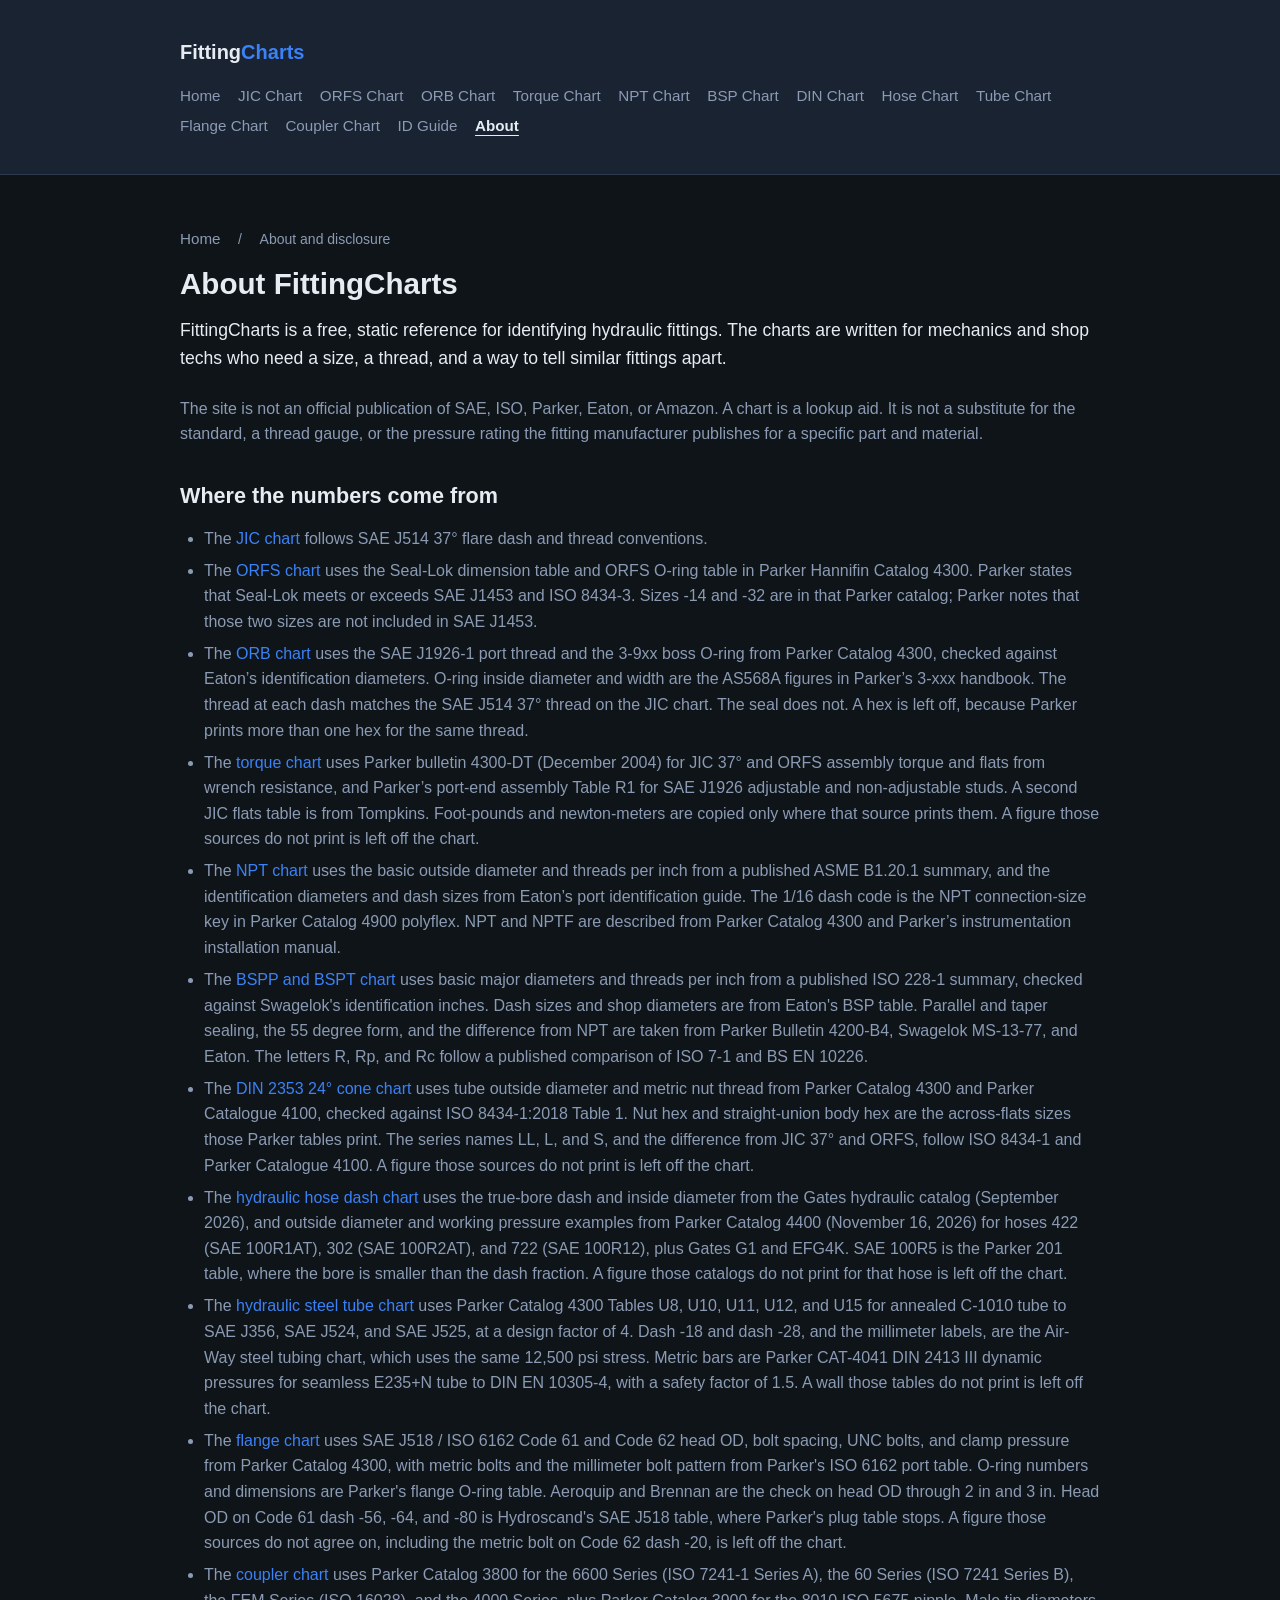
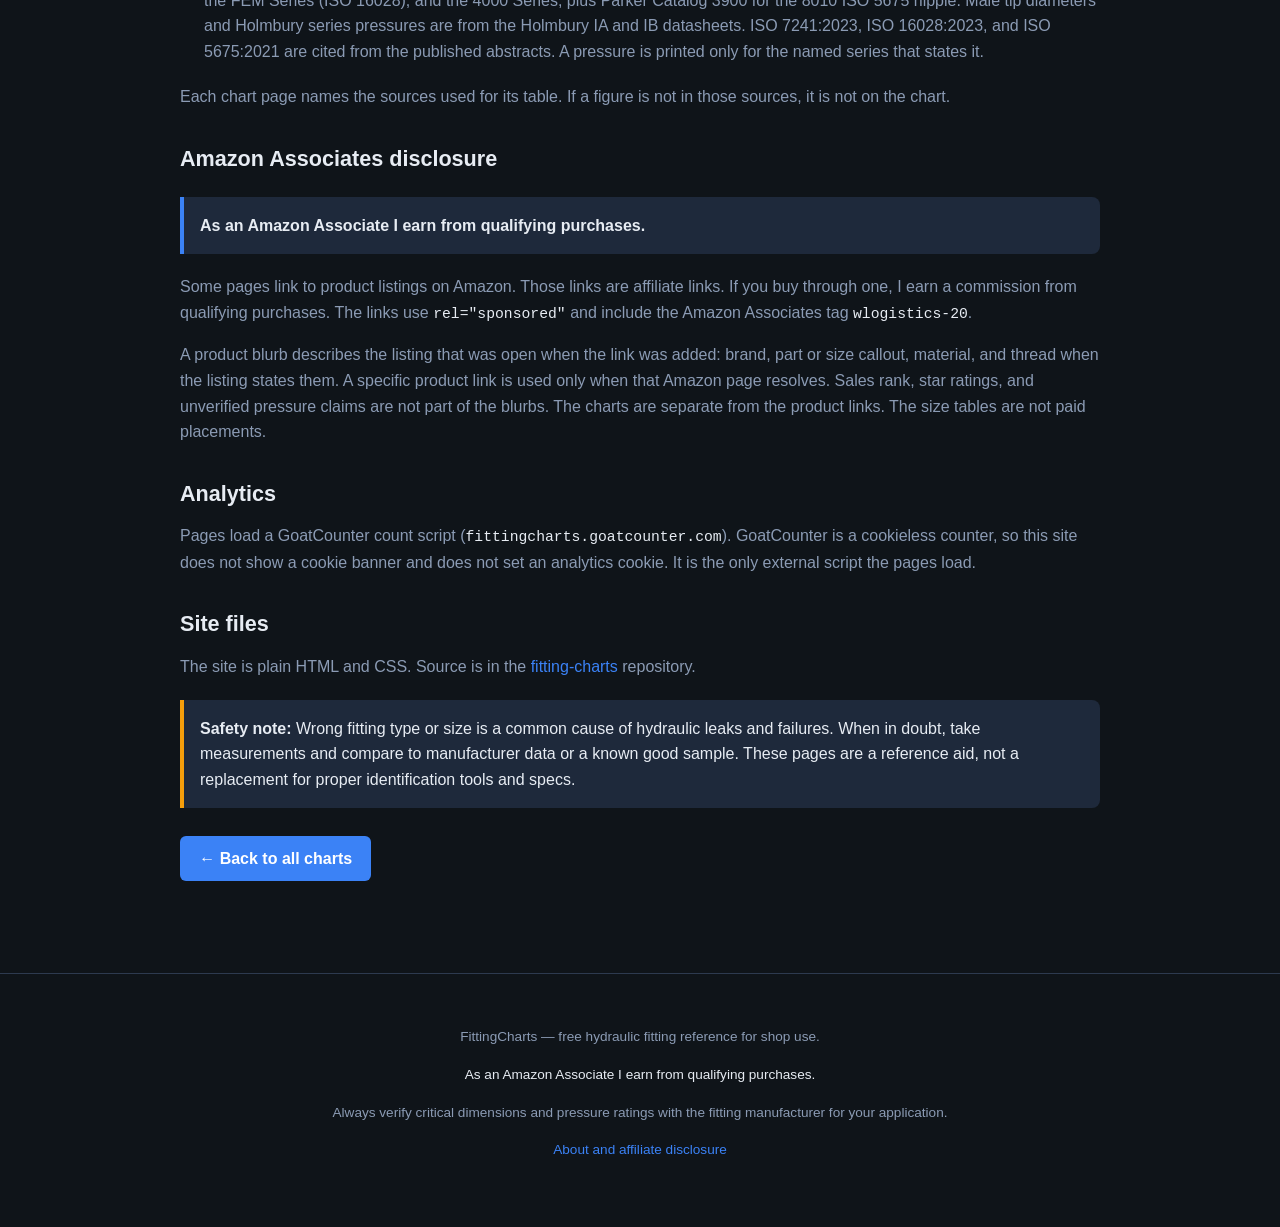
<file: disclosure.html>
<!DOCTYPE html>
<html lang="en">
<head>
  <meta charset="UTF-8">
  <meta name="viewport" content="width=device-width, initial-scale=1">
  <title>About and Amazon Affiliate Disclosure — FittingCharts</title>
  <meta name="description" content="What FittingCharts is, where the hydraulic fitting charts come from, and the Amazon Associates disclosure for product links on this site.">
  <link rel="canonical" href="https://w-logistics.github.io/fitting-charts/disclosure.html">
  <meta property="og:type" content="website">
  <meta property="og:site_name" content="FittingCharts">
  <meta property="og:title" content="About and Amazon Affiliate Disclosure — FittingCharts">
  <meta property="og:description" content="What FittingCharts is, where the hydraulic fitting charts come from, and the Amazon Associates disclosure for product links on this site.">
  <meta property="og:url" content="https://w-logistics.github.io/fitting-charts/disclosure.html">
  <link rel="stylesheet" href="styles.css">
  <script type="application/ld+json">
  {
    "@context": "https://schema.org",
    "@type": "AboutPage",
    "name": "About and Amazon Affiliate Disclosure",
    "url": "https://w-logistics.github.io/fitting-charts/disclosure.html",
    "description": "What FittingCharts is, where the hydraulic fitting charts come from, and the Amazon Associates disclosure for product links on this site.",
    "isPartOf": {
      "@type": "WebSite",
      "name": "FittingCharts",
      "url": "https://w-logistics.github.io/fitting-charts/"
    }
  }
  </script>
</head>
<body>
  <header>
    <div class="container">
      <div class="logo">Fitting<span>Charts</span></div>
      <nav aria-label="Primary">
        <a href="index.html">Home</a>
        <a href="jic-fitting-size-chart.html">JIC Chart</a>
        <a href="orfs-fitting-size-chart.html">ORFS Chart</a>
        <a href="sae-o-ring-boss-orb-fitting-chart.html">ORB Chart</a>
        <a href="hydraulic-fitting-torque-chart.html">Torque Chart</a>
        <a href="npt-thread-size-chart.html">NPT Chart</a>
        <a href="bspp-bspt-thread-size-chart.html">BSP Chart</a>
        <a href="din-2353-24-degree-cone-fitting-chart.html">DIN Chart</a>
        <a href="hydraulic-hose-dash-size-chart.html">Hose Chart</a>
        <a href="hydraulic-tube-size-pressure-chart.html">Tube Chart</a>
        <a href="sae-j518-code-61-62-flange-chart.html">Flange Chart</a>
        <a href="hydraulic-quick-coupler-size-chart.html">Coupler Chart</a>
        <a href="how-to-identify-hydraulic-fittings.html">ID Guide</a>
        <a href="disclosure.html" aria-current="page">About</a>
      </nav>
    </div>
  </header>

  <main class="container">
    <nav class="breadcrumb" aria-label="Breadcrumb">
      <a href="index.html">Home</a>
      <span aria-hidden="true"> / </span>
      <span aria-current="page">About and disclosure</span>
    </nav>

    <h1>About FittingCharts</h1>
    <p class="lead">FittingCharts is a free, static reference for identifying hydraulic fittings. The charts are written for mechanics and shop techs who need a size, a thread, and a way to tell similar fittings apart.</p>

    <p>The site is not an official publication of SAE, ISO, Parker, Eaton, or Amazon. A chart is a lookup aid. It is not a substitute for the standard, a thread gauge, or the pressure rating the fitting manufacturer publishes for a specific part and material.</p>

    <h2>Where the numbers come from</h2>
    <ul>
      <li>The <a href="jic-fitting-size-chart.html">JIC chart</a> follows SAE J514 37° flare dash and thread conventions.</li>
      <li>The <a href="orfs-fitting-size-chart.html">ORFS chart</a> uses the Seal-Lok dimension table and ORFS O-ring table in Parker Hannifin Catalog 4300. Parker states that Seal-Lok meets or exceeds SAE J1453 and ISO 8434-3. Sizes -14 and -32 are in that Parker catalog; Parker notes that those two sizes are not included in SAE J1453.</li>
      <li>The <a href="sae-o-ring-boss-orb-fitting-chart.html">ORB chart</a> uses the SAE J1926-1 port thread and the 3-9xx boss O-ring from Parker Catalog 4300, checked against Eaton’s identification diameters. O-ring inside diameter and width are the AS568A figures in Parker’s 3-xxx handbook. The thread at each dash matches the SAE J514 37° thread on the JIC chart. The seal does not. A hex is left off, because Parker prints more than one hex for the same thread.</li>
      <li>The <a href="hydraulic-fitting-torque-chart.html">torque chart</a> uses Parker bulletin 4300-DT (December 2004) for JIC 37° and ORFS assembly torque and flats from wrench resistance, and Parker’s port-end assembly Table R1 for SAE J1926 adjustable and non-adjustable studs. A second JIC flats table is from Tompkins. Foot-pounds and newton-meters are copied only where that source prints them. A figure those sources do not print is left off the chart.</li>
      <li>The <a href="npt-thread-size-chart.html">NPT chart</a> uses the basic outside diameter and threads per inch from a published ASME B1.20.1 summary, and the identification diameters and dash sizes from Eaton’s port identification guide. The 1/16 dash code is the NPT connection-size key in Parker Catalog 4900 polyflex. NPT and NPTF are described from Parker Catalog 4300 and Parker’s instrumentation installation manual.</li>
      <li>The <a href="bspp-bspt-thread-size-chart.html">BSPP and BSPT chart</a> uses basic major diameters and threads per inch from a published ISO 228-1 summary, checked against Swagelok's identification inches. Dash sizes and shop diameters are from Eaton's BSP table. Parallel and taper sealing, the 55 degree form, and the difference from NPT are taken from Parker Bulletin 4200-B4, Swagelok MS-13-77, and Eaton. The letters R, Rp, and Rc follow a published comparison of ISO 7-1 and BS EN 10226.</li>
      <li>The <a href="din-2353-24-degree-cone-fitting-chart.html">DIN 2353 24° cone chart</a> uses tube outside diameter and metric nut thread from Parker Catalog 4300 and Parker Catalogue 4100, checked against ISO 8434-1:2018 Table 1. Nut hex and straight-union body hex are the across-flats sizes those Parker tables print. The series names LL, L, and S, and the difference from JIC 37° and ORFS, follow ISO 8434-1 and Parker Catalogue 4100. A figure those sources do not print is left off the chart.</li>
      <li>The <a href="hydraulic-hose-dash-size-chart.html">hydraulic hose dash chart</a> uses the true-bore dash and inside diameter from the Gates hydraulic catalog (September 2026), and outside diameter and working pressure examples from Parker Catalog 4400 (November 16, 2026) for hoses 422 (SAE 100R1AT), 302 (SAE 100R2AT), and 722 (SAE 100R12), plus Gates G1 and EFG4K. SAE 100R5 is the Parker 201 table, where the bore is smaller than the dash fraction. A figure those catalogs do not print for that hose is left off the chart.</li>
      <li>The <a href="hydraulic-tube-size-pressure-chart.html">hydraulic steel tube chart</a> uses Parker Catalog 4300 Tables U8, U10, U11, U12, and U15 for annealed C-1010 tube to SAE J356, SAE J524, and SAE J525, at a design factor of 4. Dash -18 and dash -28, and the millimeter labels, are the Air-Way steel tubing chart, which uses the same 12,500 psi stress. Metric bars are Parker CAT-4041 DIN 2413 III dynamic pressures for seamless E235+N tube to DIN EN 10305-4, with a safety factor of 1.5. A wall those tables do not print is left off the chart.</li>
      <li>The <a href="sae-j518-code-61-62-flange-chart.html">flange chart</a> uses SAE J518 / ISO 6162 Code 61 and Code 62 head OD, bolt spacing, UNC bolts, and clamp pressure from Parker Catalog 4300, with metric bolts and the millimeter bolt pattern from Parker's ISO 6162 port table. O-ring numbers and dimensions are Parker's flange O-ring table. Aeroquip and Brennan are the check on head OD through 2 in and 3 in. Head OD on Code 61 dash -56, -64, and -80 is Hydroscand's SAE J518 table, where Parker's plug table stops. A figure those sources do not agree on, including the metric bolt on Code 62 dash -20, is left off the chart.</li>
      <li>The <a href="hydraulic-quick-coupler-size-chart.html">coupler chart</a> uses Parker Catalog 3800 for the 6600 Series (ISO 7241-1 Series A), the 60 Series (ISO 7241 Series B), the FEM Series (ISO 16028), and the 4000 Series, plus Parker Catalog 3900 for the 8010 ISO 5675 nipple. Male tip diameters and Holmbury series pressures are from the Holmbury IA and IB datasheets. ISO 7241:2023, ISO 16028:2023, and ISO 5675:2021 are cited from the published abstracts. A pressure is printed only for the named series that states it.</li>
    </ul>
    <p>Each chart page names the sources used for its table. If a figure is not in those sources, it is not on the chart.</p>

    <h2>Amazon Associates disclosure</h2>
    <div class="note">
      <strong>As an Amazon Associate I earn from qualifying purchases.</strong>
    </div>
    <p>Some pages link to product listings on Amazon. Those links are affiliate links. If you buy through one, I earn a commission from qualifying purchases. The links use <code>rel="sponsored"</code> and include the Amazon Associates tag <code>wlogistics-20</code>.</p>
    <p>A product blurb describes the listing that was open when the link was added: brand, part or size callout, material, and thread when the listing states them. A specific product link is used only when that Amazon page resolves. Sales rank, star ratings, and unverified pressure claims are not part of the blurbs. The charts are separate from the product links. The size tables are not paid placements.</p>

    <h2>Analytics</h2>
    <p>Pages load a GoatCounter count script (<code>fittingcharts.goatcounter.com</code>). GoatCounter is a cookieless counter, so this site does not show a cookie banner and does not set an analytics cookie. It is the only external script the pages load.</p>

    <h2>Site files</h2>
    <p>The site is plain HTML and CSS. Source is in the <a href="https://github.com/w-logistics/fitting-charts">fitting-charts</a> repository.</p>

    <div class="note warning">
      <strong>Safety note:</strong> Wrong fitting type or size is a common cause of hydraulic leaks and failures. When in doubt, take measurements and compare to manufacturer data or a known good sample. These pages are a reference aid, not a replacement for proper identification tools and specs.
    </div>

    <p>
      <a href="index.html" class="btn">← Back to all charts</a>
    </p>
  </main>

  <footer>
    <div class="container">
      <p>FittingCharts — free hydraulic fitting reference for shop use.</p>
      <p class="affiliate-disclosure">As an Amazon Associate I earn from qualifying purchases.</p>
      <p>Always verify critical dimensions and pressure ratings with the fitting manufacturer for your application.</p>
      <p><a href="disclosure.html" aria-current="page">About and affiliate disclosure</a></p>
    </div>
  </footer>
  <script data-goatcounter="https://fittingcharts.goatcounter.com/count" async src="//gc.zgo.at/count.js"></script>
</body>
</html>
</file>
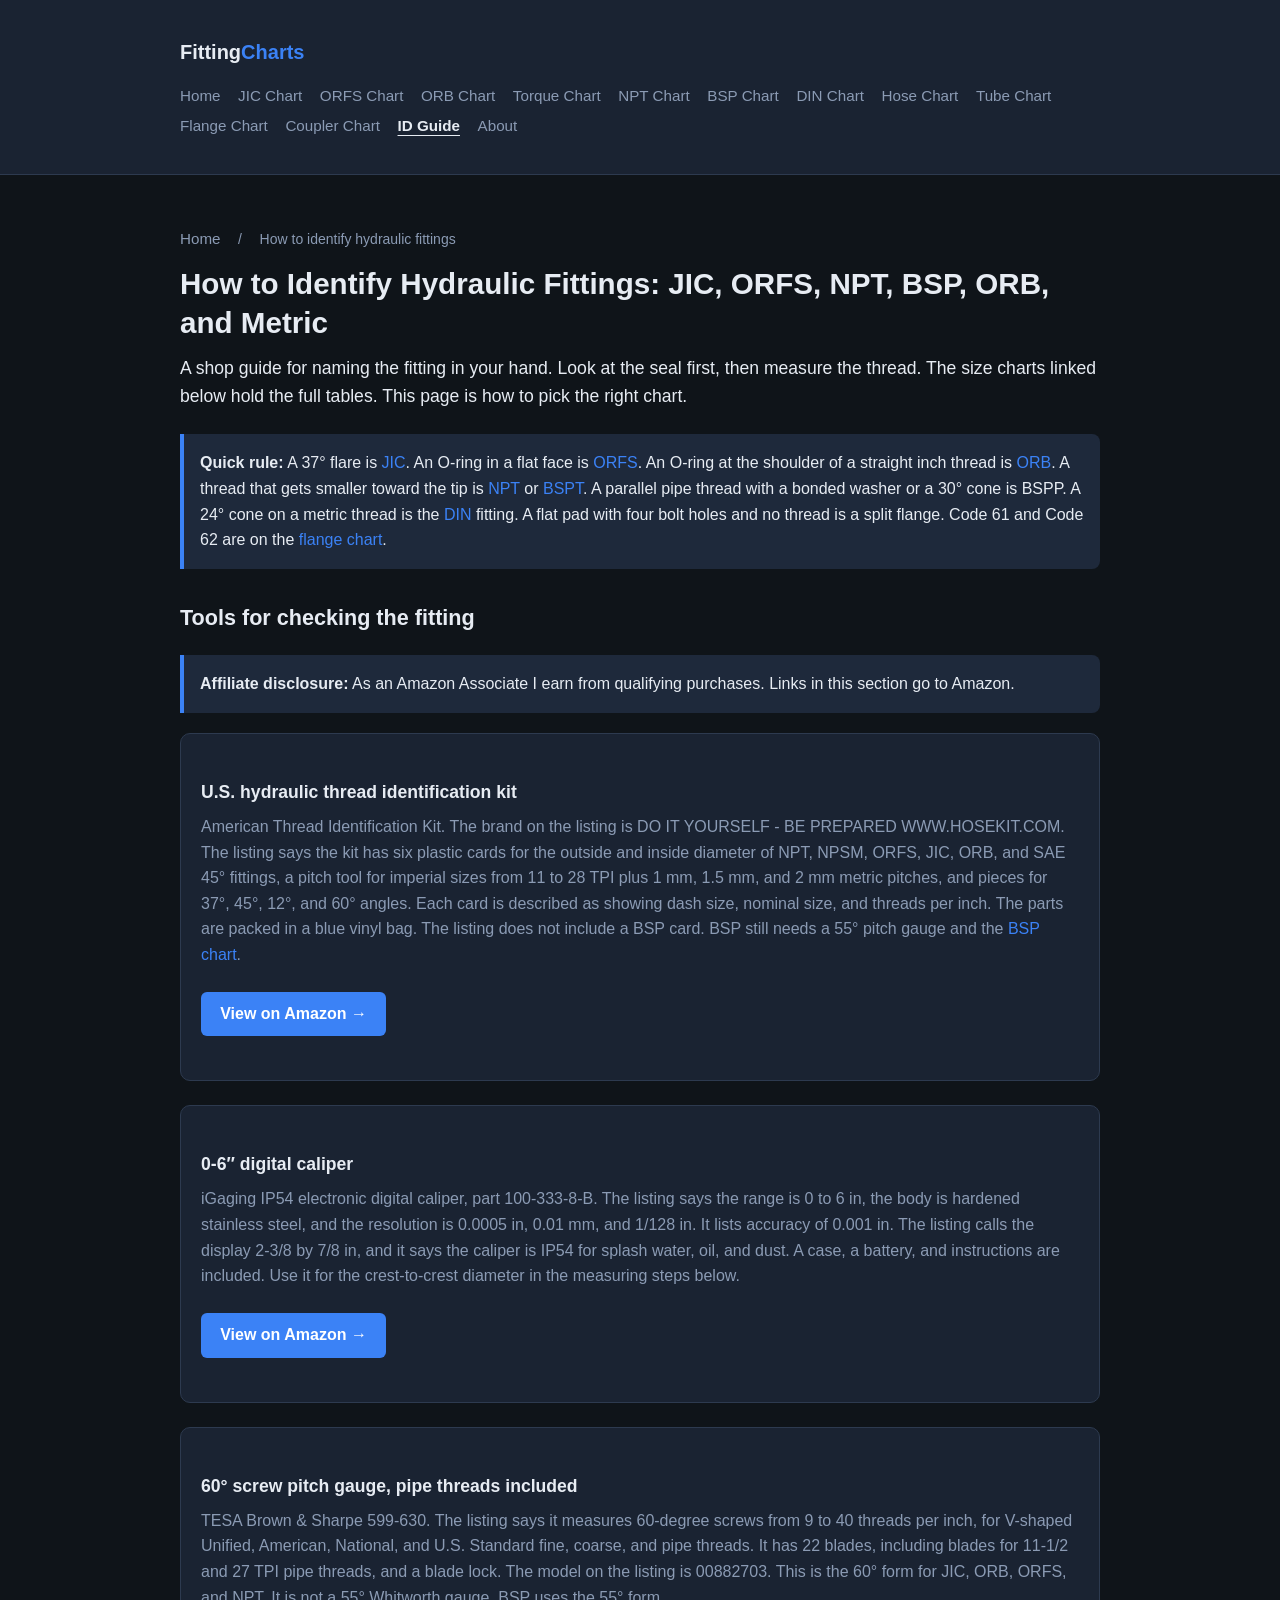
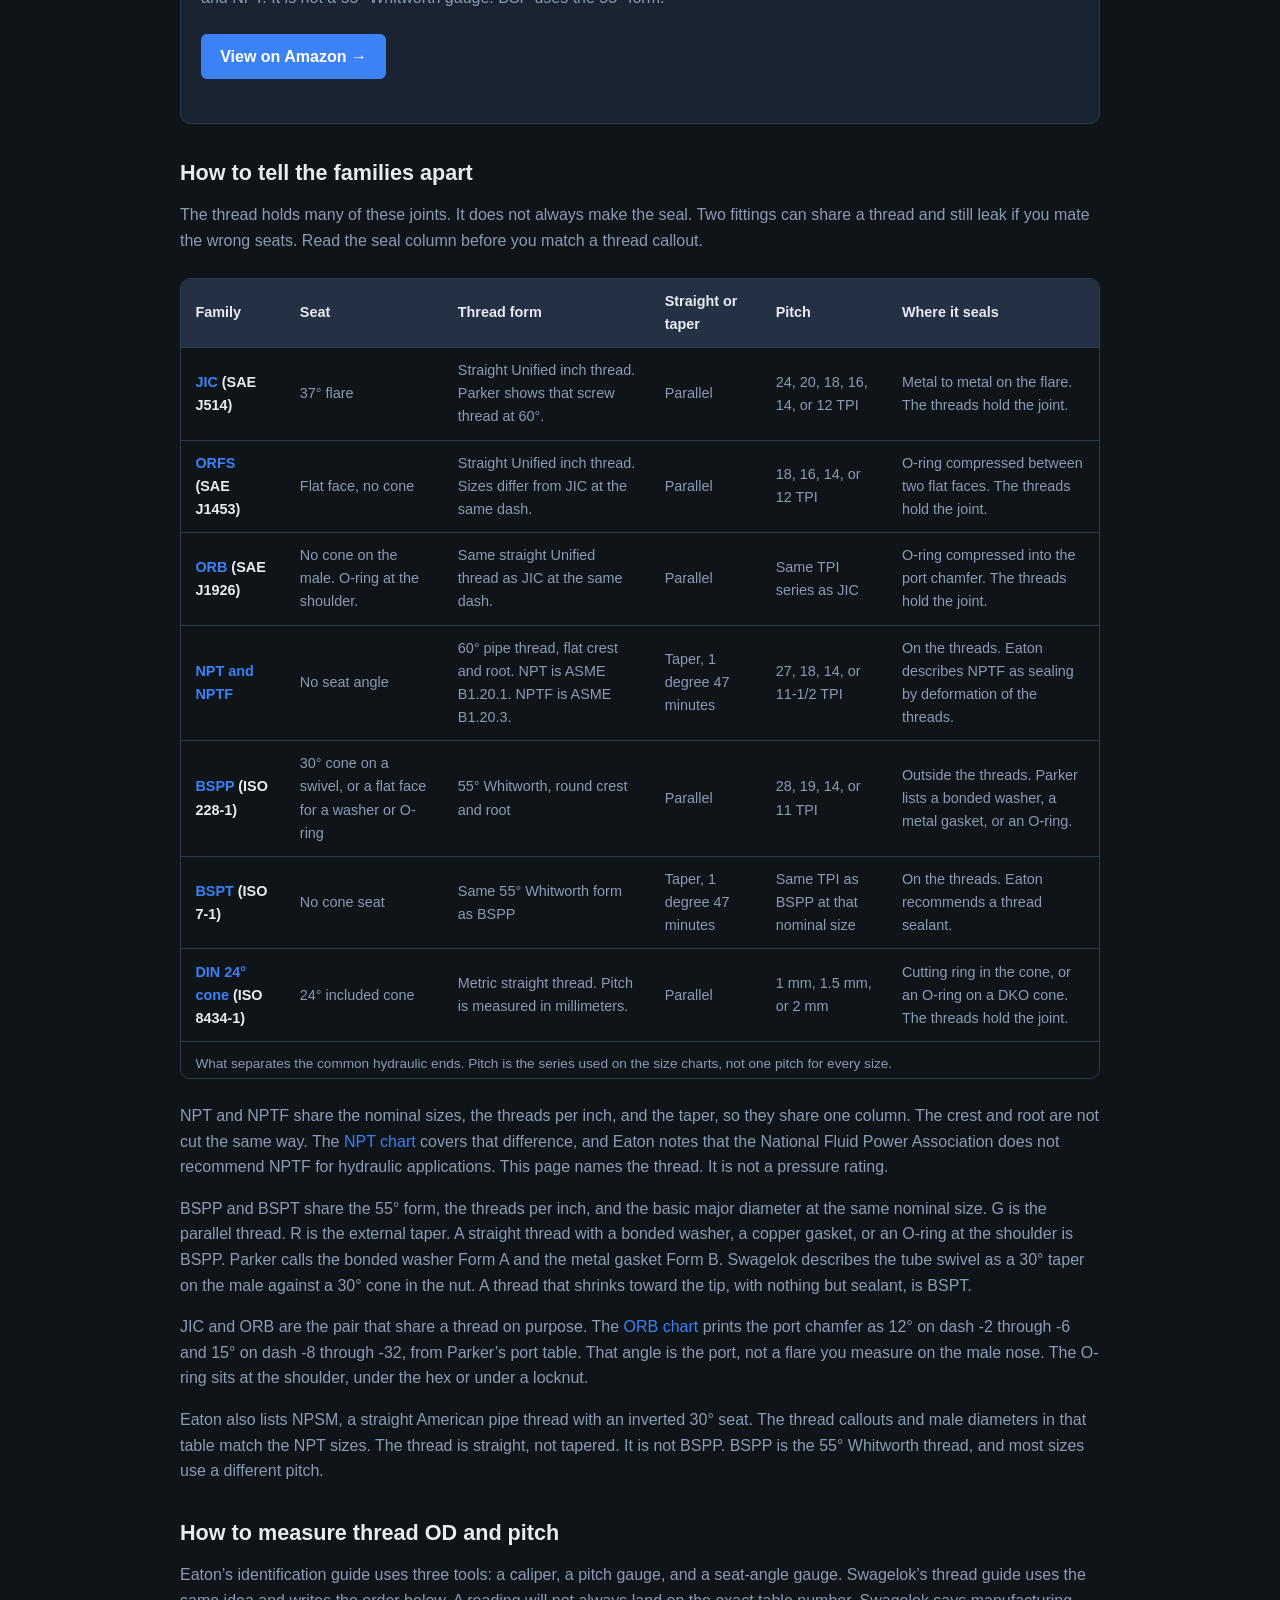
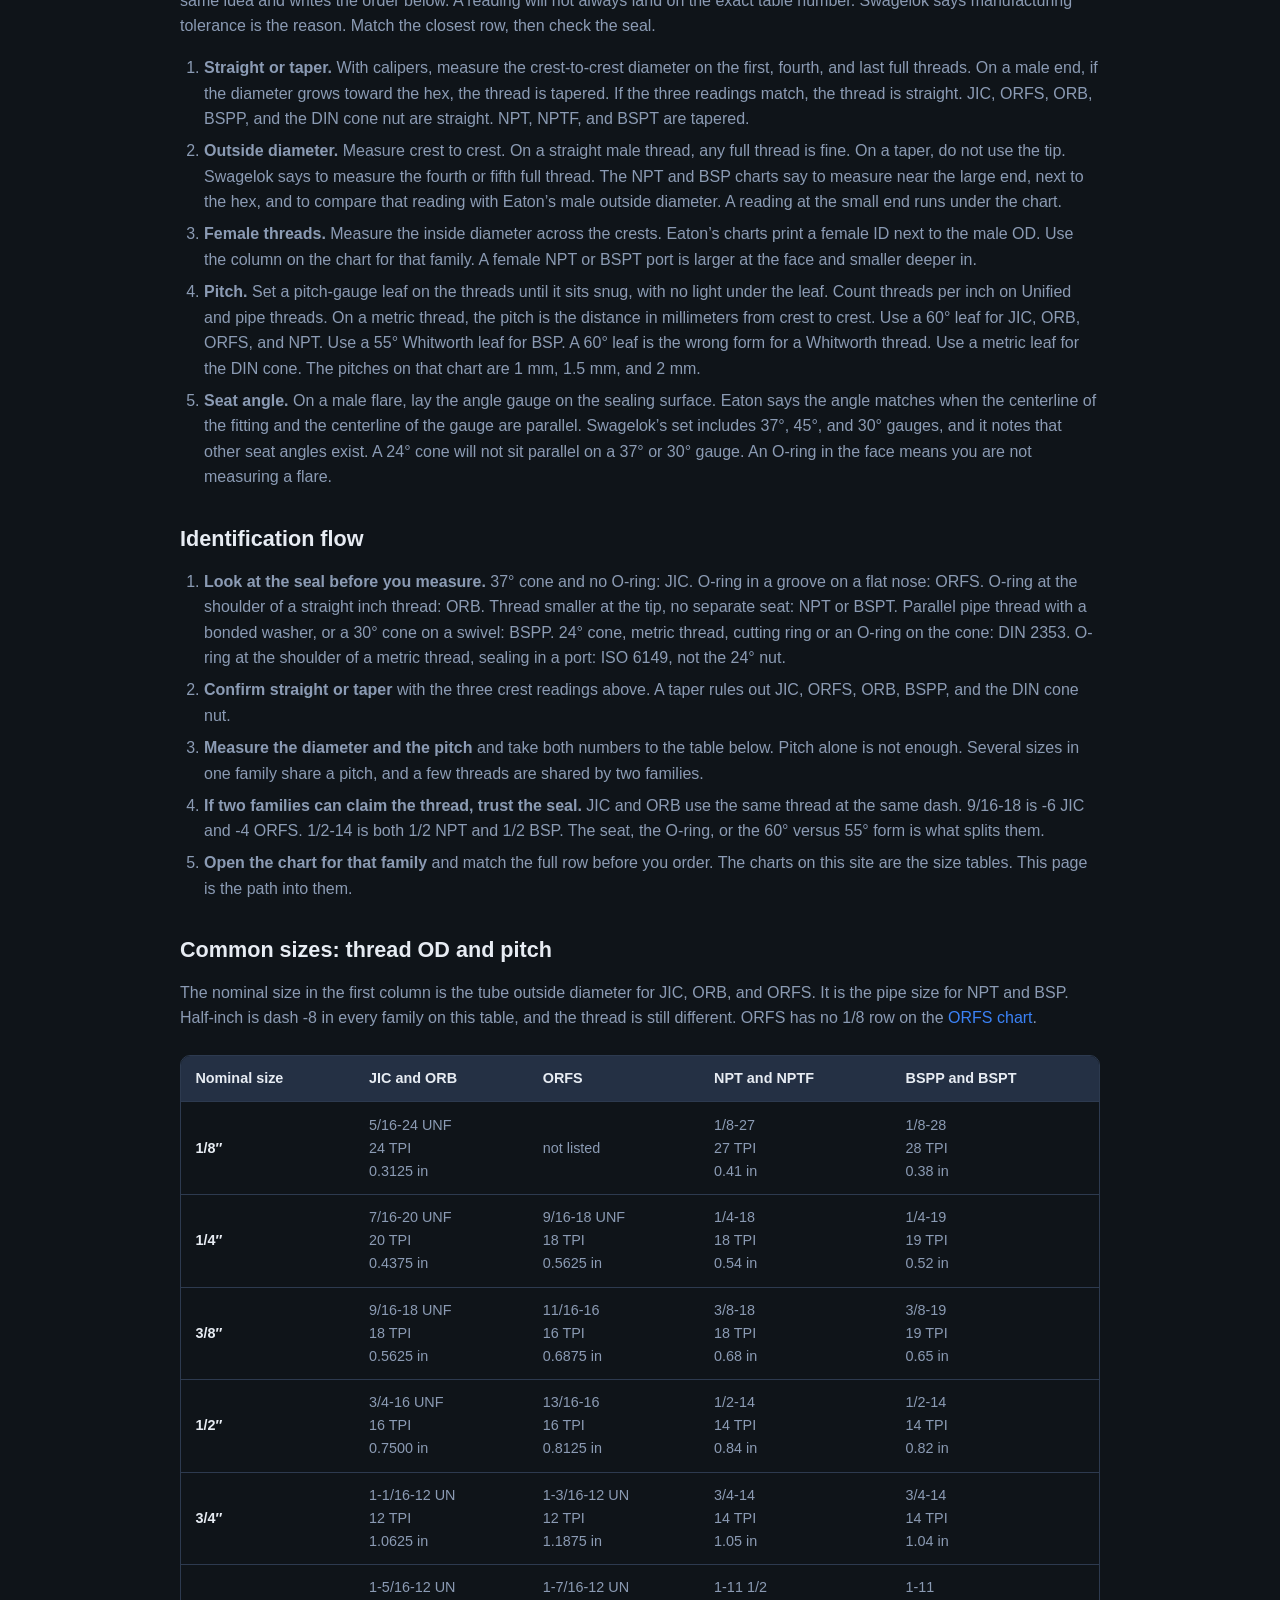
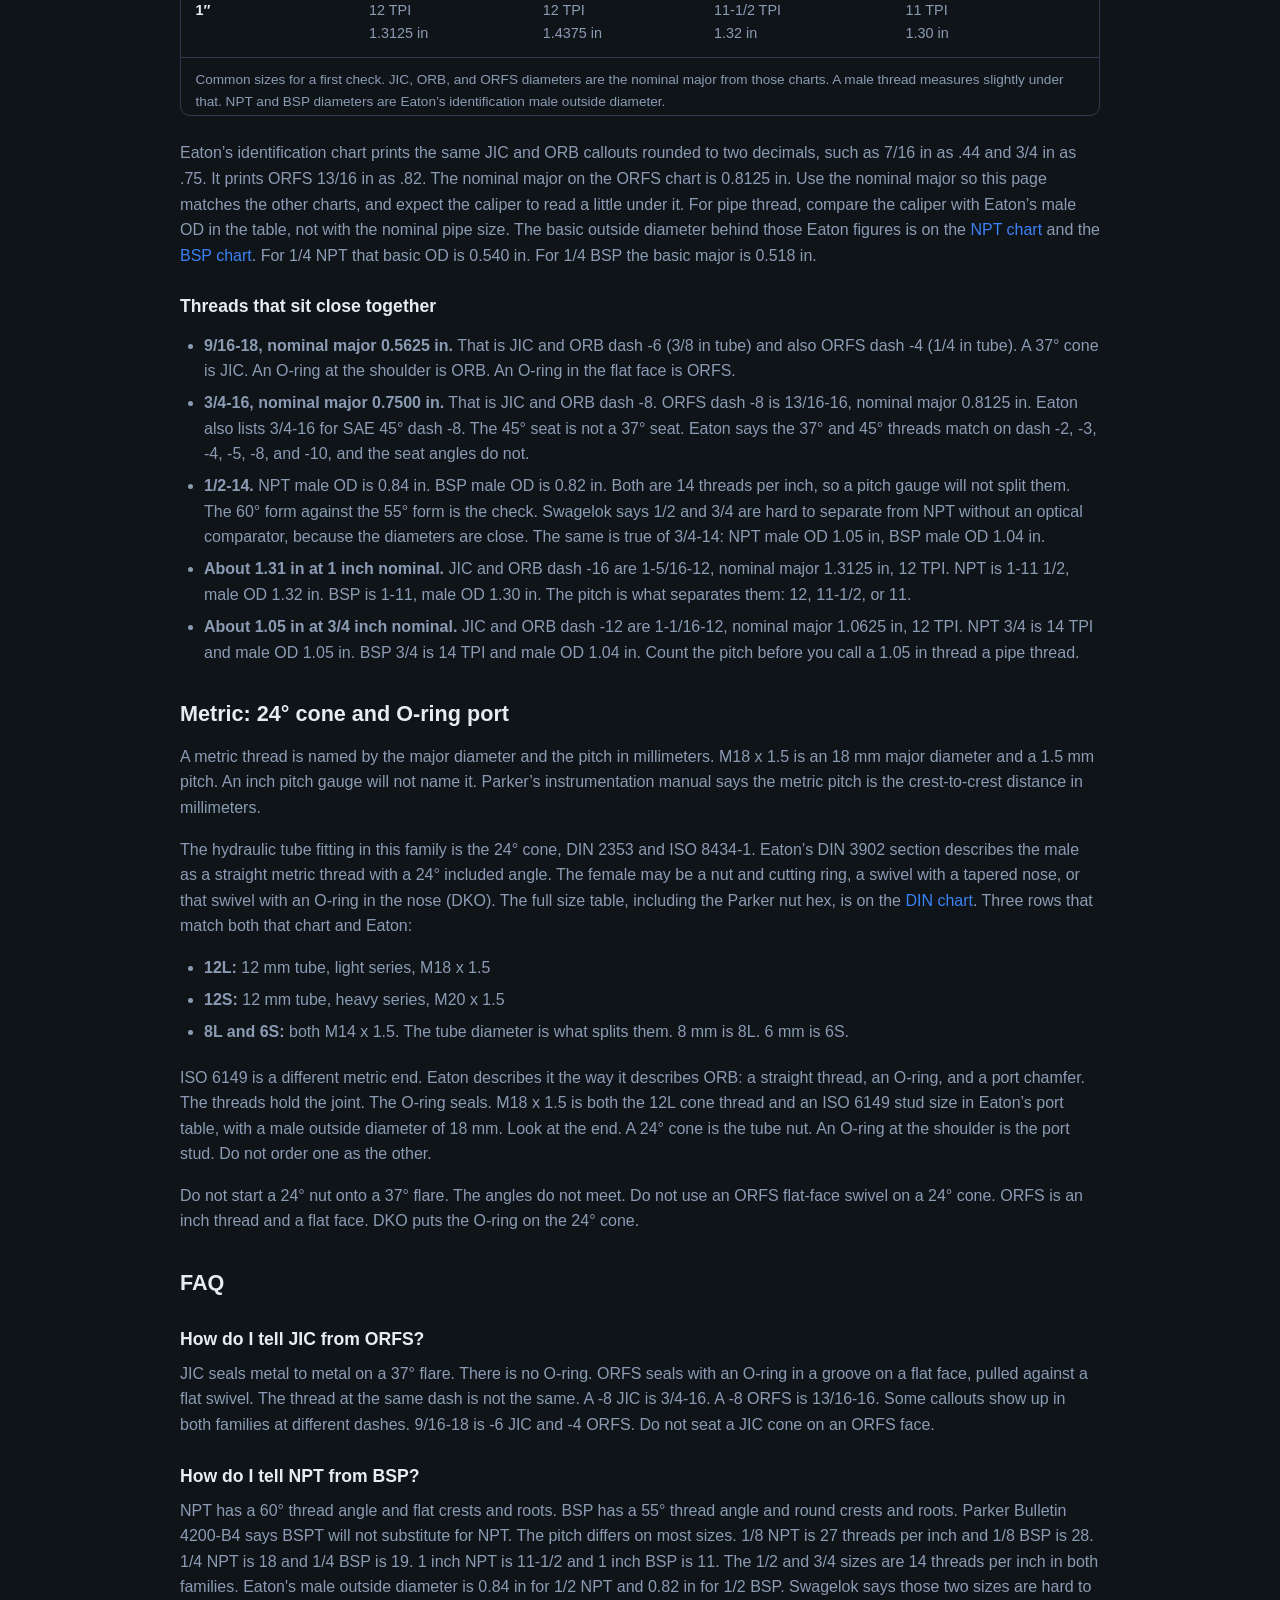
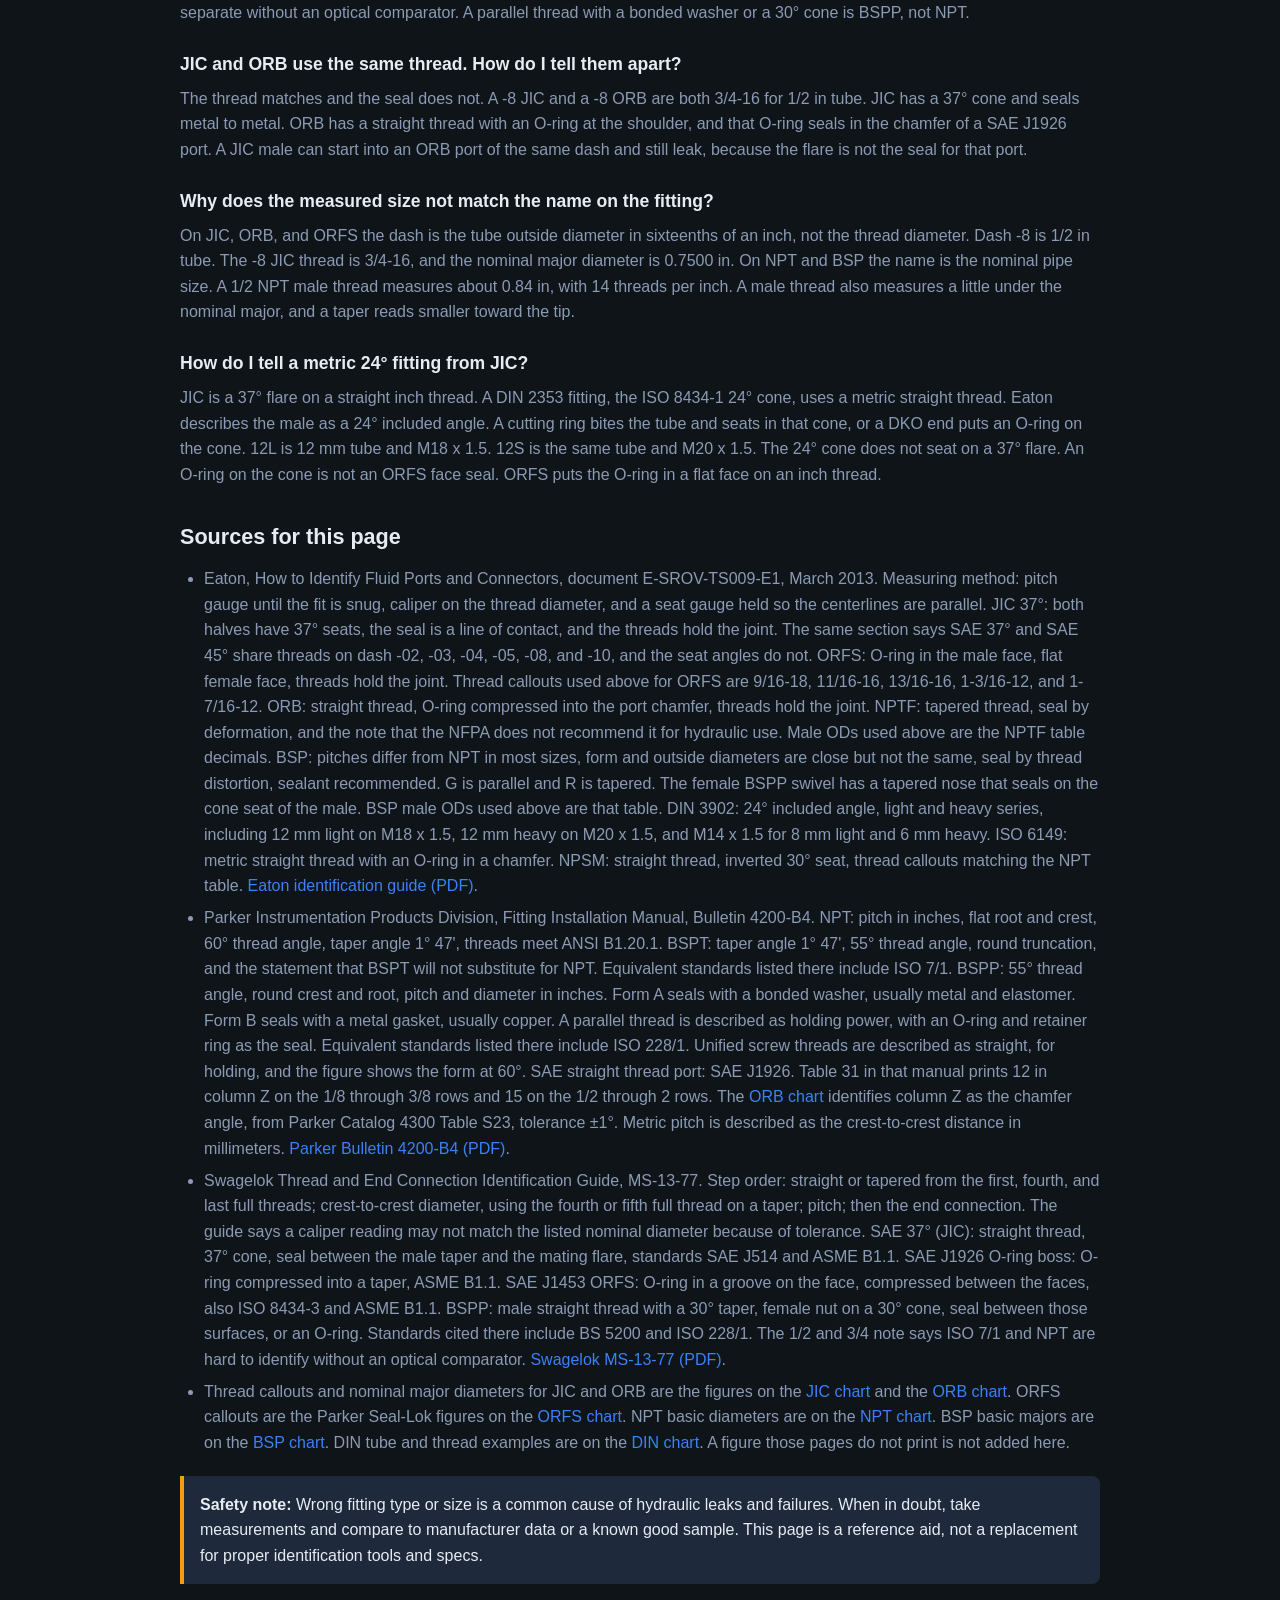
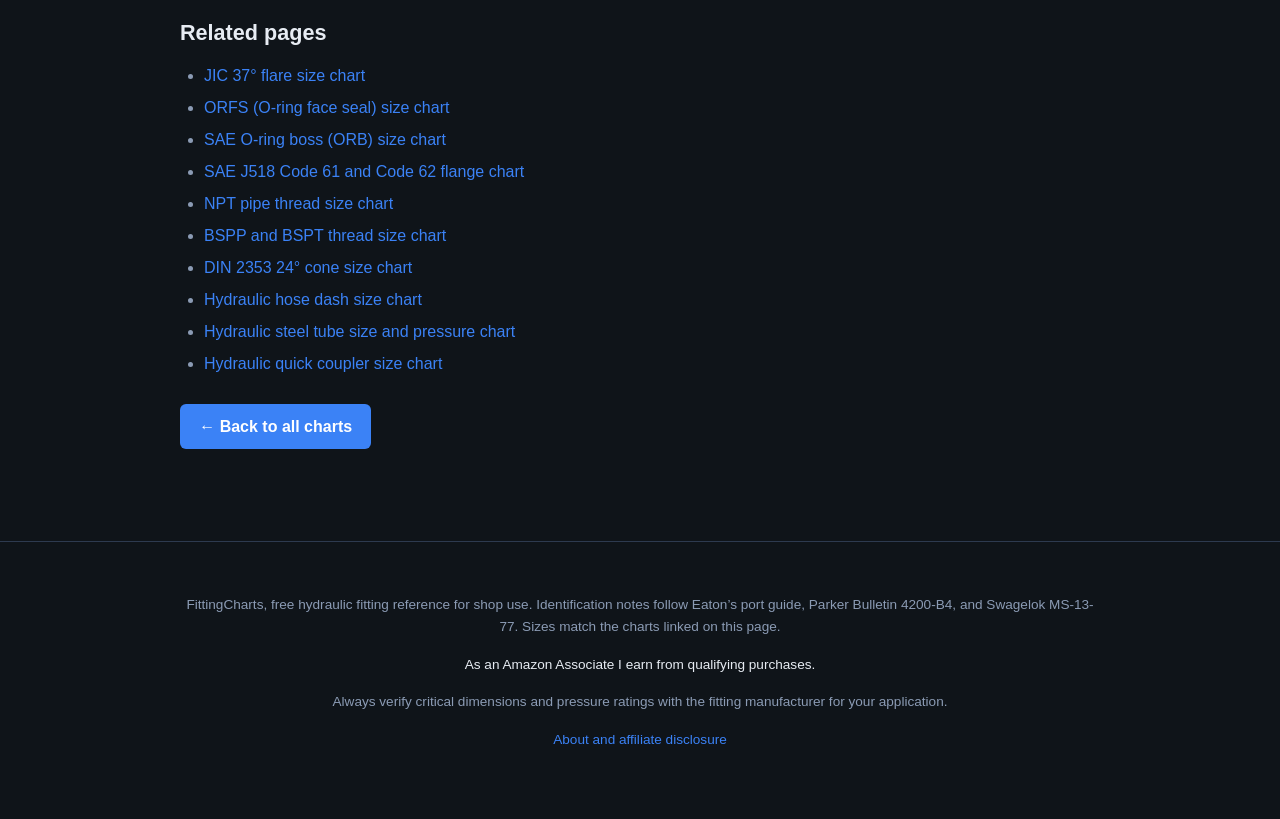
<file: how-to-identify-hydraulic-fittings.html>
<!DOCTYPE html>
<html lang="en">
<head>
  <meta charset="UTF-8">
  <meta name="viewport" content="width=device-width, initial-scale=1">
  <title>How to Identify Hydraulic Fittings: JIC, ORFS, NPT, and BSP - FittingCharts</title>
  <meta name="description" content="How to tell JIC, ORFS, NPT, BSP, O-ring boss, and metric hydraulic fittings apart: seal, thread form, and measured thread OD and pitch.">
  <link rel="canonical" href="https://w-logistics.github.io/fitting-charts/how-to-identify-hydraulic-fittings.html">
  <meta property="og:type" content="article">
  <meta property="og:site_name" content="FittingCharts">
  <meta property="og:title" content="How to Identify Hydraulic Fittings: JIC, ORFS, NPT, and BSP - FittingCharts">
  <meta property="og:description" content="How to tell JIC, ORFS, NPT, BSP, O-ring boss, and metric hydraulic fittings apart: seal, thread form, and measured thread OD and pitch.">
  <meta property="og:url" content="https://w-logistics.github.io/fitting-charts/how-to-identify-hydraulic-fittings.html">
  <link rel="stylesheet" href="styles.css">
  <script type="application/ld+json">
  {
    "@context": "https://schema.org",
    "@graph": [
      {
        "@type": "TechArticle",
        "headline": "How to Identify Hydraulic Fittings: JIC, ORFS, NPT, BSP, ORB, and Metric",
        "description": "How to tell JIC 37 degree flare, ORFS, NPT, BSPP and BSPT, SAE O-ring boss, and metric 24 degree cone fittings apart by seal, thread form, and measured thread OD and pitch.",
        "url": "https://w-logistics.github.io/fitting-charts/how-to-identify-hydraulic-fittings.html",
        "mainEntityOfPage": "https://w-logistics.github.io/fitting-charts/how-to-identify-hydraulic-fittings.html",
        "author": {
          "@type": "Organization",
          "name": "FittingCharts",
          "url": "https://w-logistics.github.io/fitting-charts/"
        },
        "publisher": {
          "@type": "Organization",
          "name": "FittingCharts",
          "url": "https://w-logistics.github.io/fitting-charts/"
        }
      },
      {
        "@type": "BreadcrumbList",
        "itemListElement": [
          {
            "@type": "ListItem",
            "position": 1,
            "name": "Home",
            "item": "https://w-logistics.github.io/fitting-charts/"
          },
          {
            "@type": "ListItem",
            "position": 2,
            "name": "How to identify hydraulic fittings",
            "item": "https://w-logistics.github.io/fitting-charts/how-to-identify-hydraulic-fittings.html"
          }
        ]
      },
      {
        "@type": "FAQPage",
        "mainEntity": [
          {
            "@type": "Question",
            "name": "How do I tell JIC from ORFS?",
            "acceptedAnswer": {
              "@type": "Answer",
              "text": "JIC seals metal to metal on a 37° flare. There is no O-ring. ORFS seals with an O-ring in a groove on a flat face, pulled against a flat swivel. The thread at the same dash is not the same. A -8 JIC is 3/4-16. A -8 ORFS is 13/16-16. Some callouts show up in both families at different dashes. 9/16-18 is -6 JIC and -4 ORFS. Do not seat a JIC cone on an ORFS face."
            }
          },
          {
            "@type": "Question",
            "name": "How do I tell NPT from BSP?",
            "acceptedAnswer": {
              "@type": "Answer",
              "text": "NPT has a 60° thread angle and flat crests and roots. BSP has a 55° thread angle and round crests and roots. Parker Bulletin 4200-B4 says BSPT will not substitute for NPT. The pitch differs on most sizes. 1/8 NPT is 27 threads per inch and 1/8 BSP is 28. 1/4 NPT is 18 and 1/4 BSP is 19. 1 inch NPT is 11-1/2 and 1 inch BSP is 11. The 1/2 and 3/4 sizes are 14 threads per inch in both families. Eaton's male outside diameter is 0.84 in for 1/2 NPT and 0.82 in for 1/2 BSP. Swagelok says those two sizes are hard to separate without an optical comparator. A parallel thread with a bonded washer or a 30° cone is BSPP, not NPT."
            }
          },
          {
            "@type": "Question",
            "name": "JIC and ORB use the same thread. How do I tell them apart?",
            "acceptedAnswer": {
              "@type": "Answer",
              "text": "The thread matches and the seal does not. A -8 JIC and a -8 ORB are both 3/4-16 for 1/2 in tube. JIC has a 37° cone and seals metal to metal. ORB has a straight thread with an O-ring at the shoulder, and that O-ring seals in the chamfer of a SAE J1926 port. A JIC male can start into an ORB port of the same dash and still leak, because the flare is not the seal for that port."
            }
          },
          {
            "@type": "Question",
            "name": "Why does the measured size not match the name on the fitting?",
            "acceptedAnswer": {
              "@type": "Answer",
              "text": "On JIC, ORB, and ORFS the dash is the tube outside diameter in sixteenths of an inch, not the thread diameter. Dash -8 is 1/2 in tube. The -8 JIC thread is 3/4-16, and the nominal major diameter is 0.7500 in. On NPT and BSP the name is the nominal pipe size. A 1/2 NPT male thread measures about 0.84 in, with 14 threads per inch. A male thread also measures a little under the nominal major, and a taper reads smaller toward the tip."
            }
          },
          {
            "@type": "Question",
            "name": "How do I tell a metric 24° fitting from JIC?",
            "acceptedAnswer": {
              "@type": "Answer",
              "text": "JIC is a 37° flare on a straight inch thread. A DIN 2353 fitting, the ISO 8434-1 24° cone, uses a metric straight thread. Eaton describes the male as a 24° included angle. A cutting ring bites the tube and seats in that cone, or a DKO end puts an O-ring on the cone. 12L is 12 mm tube and M18 x 1.5. 12S is the same tube and M20 x 1.5. The 24° cone does not seat on a 37° flare. An O-ring on the cone is not an ORFS face seal. ORFS puts the O-ring in a flat face on an inch thread."
            }
          }
        ]
      }
    ]
  }
  </script>
</head>
<body>
  <header>
    <div class="container">
      <div class="logo">Fitting<span>Charts</span></div>
      <nav aria-label="Primary">
        <a href="index.html">Home</a>
        <a href="jic-fitting-size-chart.html">JIC Chart</a>
        <a href="orfs-fitting-size-chart.html">ORFS Chart</a>
        <a href="sae-o-ring-boss-orb-fitting-chart.html">ORB Chart</a>
        <a href="hydraulic-fitting-torque-chart.html">Torque Chart</a>
        <a href="npt-thread-size-chart.html">NPT Chart</a>
        <a href="bspp-bspt-thread-size-chart.html">BSP Chart</a>
        <a href="din-2353-24-degree-cone-fitting-chart.html">DIN Chart</a>
        <a href="hydraulic-hose-dash-size-chart.html">Hose Chart</a>
        <a href="hydraulic-tube-size-pressure-chart.html">Tube Chart</a>
        <a href="sae-j518-code-61-62-flange-chart.html">Flange Chart</a>
        <a href="hydraulic-quick-coupler-size-chart.html">Coupler Chart</a>
        <a href="how-to-identify-hydraulic-fittings.html" aria-current="page">ID Guide</a>
        <a href="disclosure.html">About</a>
      </nav>
    </div>
  </header>

  <main class="container">
    <nav class="breadcrumb" aria-label="Breadcrumb">
      <a href="index.html">Home</a>
      <span aria-hidden="true"> / </span>
      <span aria-current="page">How to identify hydraulic fittings</span>
    </nav>

    <h1>How to Identify Hydraulic Fittings: JIC, ORFS, NPT, BSP, ORB, and Metric</h1>
    <p class="lead">A shop guide for naming the fitting in your hand. Look at the seal first, then measure the thread. The size charts linked below hold the full tables. This page is how to pick the right chart.</p>

    <div class="note">
      <strong>Quick rule:</strong> A 37° flare is <a href="jic-fitting-size-chart.html">JIC</a>. An O-ring in a flat face is <a href="orfs-fitting-size-chart.html">ORFS</a>. An O-ring at the shoulder of a straight inch thread is <a href="sae-o-ring-boss-orb-fitting-chart.html">ORB</a>. A thread that gets smaller toward the tip is <a href="npt-thread-size-chart.html">NPT</a> or <a href="bspp-bspt-thread-size-chart.html">BSPT</a>. A parallel pipe thread with a bonded washer or a 30° cone is BSPP. A 24° cone on a metric thread is the <a href="din-2353-24-degree-cone-fitting-chart.html">DIN</a> fitting. A flat pad with four bolt holes and no thread is a split flange. Code 61 and Code 62 are on the <a href="sae-j518-code-61-62-flange-chart.html">flange chart</a>.
    </div>

    <h2>Tools for checking the fitting</h2>
    <div class="note">
      <strong>Affiliate disclosure:</strong> As an Amazon Associate I earn from qualifying purchases. Links in this section go to Amazon.
    </div>

    <div class="card">
      <h3>U.S. hydraulic thread identification kit</h3>
      <p>American Thread Identification Kit. The brand on the listing is DO IT YOURSELF - BE PREPARED WWW.HOSEKIT.COM. The listing says the kit has six plastic cards for the outside and inside diameter of NPT, NPSM, ORFS, JIC, ORB, and SAE 45° fittings, a pitch tool for imperial sizes from 11 to 28 TPI plus 1 mm, 1.5 mm, and 2 mm metric pitches, and pieces for 37°, 45°, 12°, and 60° angles. Each card is described as showing dash size, nominal size, and threads per inch. The parts are packed in a blue vinyl bag. The listing does not include a BSP card. BSP still needs a 55° pitch gauge and the <a href="bspp-bspt-thread-size-chart.html">BSP chart</a>.</p>
      <p>
        <a href="https://www.amazon.com/dp/B0DC722RVF?tag=wlogistics-20" class="btn" target="_blank" rel="sponsored noopener">View on Amazon →</a>
      </p>
    </div>

    <div class="card">
      <h3>0-6″ digital caliper</h3>
      <p>iGaging IP54 electronic digital caliper, part 100-333-8-B. The listing says the range is 0 to 6 in, the body is hardened stainless steel, and the resolution is 0.0005 in, 0.01 mm, and 1/128 in. It lists accuracy of 0.001 in. The listing calls the display 2-3/8 by 7/8 in, and it says the caliper is IP54 for splash water, oil, and dust. A case, a battery, and instructions are included. Use it for the crest-to-crest diameter in the measuring steps below.</p>
      <p>
        <a href="https://www.amazon.com/dp/B001AQEZ2W?tag=wlogistics-20" class="btn" target="_blank" rel="sponsored noopener">View on Amazon →</a>
      </p>
    </div>

    <div class="card">
      <h3>60° screw pitch gauge, pipe threads included</h3>
      <p>TESA Brown &amp; Sharpe 599-630. The listing says it measures 60-degree screws from 9 to 40 threads per inch, for V-shaped Unified, American, National, and U.S. Standard fine, coarse, and pipe threads. It has 22 blades, including blades for 11-1/2 and 27 TPI pipe threads, and a blade lock. The model on the listing is 00882703. This is the 60° form for JIC, ORB, ORFS, and NPT. It is not a 55° Whitworth gauge. BSP uses the 55° form.</p>
      <p>
        <a href="https://www.amazon.com/dp/B005318DN2?tag=wlogistics-20" class="btn" target="_blank" rel="sponsored noopener">View on Amazon →</a>
      </p>
    </div>

    <h2>How to tell the families apart</h2>
    <p>The thread holds many of these joints. It does not always make the seal. Two fittings can share a thread and still leak if you mate the wrong seats. Read the seal column before you match a thread callout.</p>
    <div class="table-wrap">
      <table>
        <caption>What separates the common hydraulic ends. Pitch is the series used on the size charts, not one pitch for every size.</caption>
        <thead>
          <tr>
            <th scope="col">Family</th>
            <th scope="col">Seat</th>
            <th scope="col">Thread form</th>
            <th scope="col">Straight or taper</th>
            <th scope="col">Pitch</th>
            <th scope="col">Where it seals</th>
          </tr>
        </thead>
        <tbody>
          <tr>
            <td><a href="jic-fitting-size-chart.html">JIC</a> (SAE J514)</td>
            <td>37° flare</td>
            <td>Straight Unified inch thread. Parker shows that screw thread at 60°.</td>
            <td>Parallel</td>
            <td>24, 20, 18, 16, 14, or 12 TPI</td>
            <td>Metal to metal on the flare. The threads hold the joint.</td>
          </tr>
          <tr>
            <td><a href="orfs-fitting-size-chart.html">ORFS</a> (SAE J1453)</td>
            <td>Flat face, no cone</td>
            <td>Straight Unified inch thread. Sizes differ from JIC at the same dash.</td>
            <td>Parallel</td>
            <td>18, 16, 14, or 12 TPI</td>
            <td>O-ring compressed between two flat faces. The threads hold the joint.</td>
          </tr>
          <tr>
            <td><a href="sae-o-ring-boss-orb-fitting-chart.html">ORB</a> (SAE J1926)</td>
            <td>No cone on the male. O-ring at the shoulder.</td>
            <td>Same straight Unified thread as JIC at the same dash.</td>
            <td>Parallel</td>
            <td>Same TPI series as JIC</td>
            <td>O-ring compressed into the port chamfer. The threads hold the joint.</td>
          </tr>
          <tr>
            <td><a href="npt-thread-size-chart.html">NPT and NPTF</a></td>
            <td>No seat angle</td>
            <td>60° pipe thread, flat crest and root. NPT is ASME B1.20.1. NPTF is ASME B1.20.3.</td>
            <td>Taper, 1 degree 47 minutes</td>
            <td>27, 18, 14, or 11-1/2 TPI</td>
            <td>On the threads. Eaton describes NPTF as sealing by deformation of the threads.</td>
          </tr>
          <tr>
            <td><a href="bspp-bspt-thread-size-chart.html">BSPP</a> (ISO 228-1)</td>
            <td>30° cone on a swivel, or a flat face for a washer or O-ring</td>
            <td>55° Whitworth, round crest and root</td>
            <td>Parallel</td>
            <td>28, 19, 14, or 11 TPI</td>
            <td>Outside the threads. Parker lists a bonded washer, a metal gasket, or an O-ring.</td>
          </tr>
          <tr>
            <td><a href="bspp-bspt-thread-size-chart.html">BSPT</a> (ISO 7-1)</td>
            <td>No cone seat</td>
            <td>Same 55° Whitworth form as BSPP</td>
            <td>Taper, 1 degree 47 minutes</td>
            <td>Same TPI as BSPP at that nominal size</td>
            <td>On the threads. Eaton recommends a thread sealant.</td>
          </tr>
          <tr>
            <td><a href="din-2353-24-degree-cone-fitting-chart.html">DIN 24° cone</a> (ISO 8434-1)</td>
            <td>24° included cone</td>
            <td>Metric straight thread. Pitch is measured in millimeters.</td>
            <td>Parallel</td>
            <td>1 mm, 1.5 mm, or 2 mm</td>
            <td>Cutting ring in the cone, or an O-ring on a DKO cone. The threads hold the joint.</td>
          </tr>
        </tbody>
      </table>
    </div>
    <p>NPT and NPTF share the nominal sizes, the threads per inch, and the taper, so they share one column. The crest and root are not cut the same way. The <a href="npt-thread-size-chart.html">NPT chart</a> covers that difference, and Eaton notes that the National Fluid Power Association does not recommend NPTF for hydraulic applications. This page names the thread. It is not a pressure rating.</p>
    <p>BSPP and BSPT share the 55° form, the threads per inch, and the basic major diameter at the same nominal size. G is the parallel thread. R is the external taper. A straight thread with a bonded washer, a copper gasket, or an O-ring at the shoulder is BSPP. Parker calls the bonded washer Form A and the metal gasket Form B. Swagelok describes the tube swivel as a 30° taper on the male against a 30° cone in the nut. A thread that shrinks toward the tip, with nothing but sealant, is BSPT.</p>
    <p>JIC and ORB are the pair that share a thread on purpose. The <a href="sae-o-ring-boss-orb-fitting-chart.html">ORB chart</a> prints the port chamfer as 12° on dash -2 through -6 and 15° on dash -8 through -32, from Parker’s port table. That angle is the port, not a flare you measure on the male nose. The O-ring sits at the shoulder, under the hex or under a locknut.</p>
    <p>Eaton also lists NPSM, a straight American pipe thread with an inverted 30° seat. The thread callouts and male diameters in that table match the NPT sizes. The thread is straight, not tapered. It is not BSPP. BSPP is the 55° Whitworth thread, and most sizes use a different pitch.</p>

    <h2>How to measure thread OD and pitch</h2>
    <p>Eaton’s identification guide uses three tools: a caliper, a pitch gauge, and a seat-angle gauge. Swagelok’s thread guide uses the same idea and writes the order below. A reading will not always land on the exact table number. Swagelok says manufacturing tolerance is the reason. Match the closest row, then check the seal.</p>
    <ol>
      <li><strong>Straight or taper.</strong> With calipers, measure the crest-to-crest diameter on the first, fourth, and last full threads. On a male end, if the diameter grows toward the hex, the thread is tapered. If the three readings match, the thread is straight. JIC, ORFS, ORB, BSPP, and the DIN cone nut are straight. NPT, NPTF, and BSPT are tapered.</li>
      <li><strong>Outside diameter.</strong> Measure crest to crest. On a straight male thread, any full thread is fine. On a taper, do not use the tip. Swagelok says to measure the fourth or fifth full thread. The NPT and BSP charts say to measure near the large end, next to the hex, and to compare that reading with Eaton’s male outside diameter. A reading at the small end runs under the chart.</li>
      <li><strong>Female threads.</strong> Measure the inside diameter across the crests. Eaton’s charts print a female ID next to the male OD. Use the column on the chart for that family. A female NPT or BSPT port is larger at the face and smaller deeper in.</li>
      <li><strong>Pitch.</strong> Set a pitch-gauge leaf on the threads until it sits snug, with no light under the leaf. Count threads per inch on Unified and pipe threads. On a metric thread, the pitch is the distance in millimeters from crest to crest. Use a 60° leaf for JIC, ORB, ORFS, and NPT. Use a 55° Whitworth leaf for BSP. A 60° leaf is the wrong form for a Whitworth thread. Use a metric leaf for the DIN cone. The pitches on that chart are 1 mm, 1.5 mm, and 2 mm.</li>
      <li><strong>Seat angle.</strong> On a male flare, lay the angle gauge on the sealing surface. Eaton says the angle matches when the centerline of the fitting and the centerline of the gauge are parallel. Swagelok’s set includes 37°, 45°, and 30° gauges, and it notes that other seat angles exist. A 24° cone will not sit parallel on a 37° or 30° gauge. An O-ring in the face means you are not measuring a flare.</li>
    </ol>

    <h2>Identification flow</h2>
    <ol>
      <li><strong>Look at the seal before you measure.</strong> 37° cone and no O-ring: JIC. O-ring in a groove on a flat nose: ORFS. O-ring at the shoulder of a straight inch thread: ORB. Thread smaller at the tip, no separate seat: NPT or BSPT. Parallel pipe thread with a bonded washer, or a 30° cone on a swivel: BSPP. 24° cone, metric thread, cutting ring or an O-ring on the cone: DIN 2353. O-ring at the shoulder of a metric thread, sealing in a port: ISO 6149, not the 24° nut.</li>
      <li><strong>Confirm straight or taper</strong> with the three crest readings above. A taper rules out JIC, ORFS, ORB, BSPP, and the DIN cone nut.</li>
      <li><strong>Measure the diameter and the pitch</strong> and take both numbers to the table below. Pitch alone is not enough. Several sizes in one family share a pitch, and a few threads are shared by two families.</li>
      <li><strong>If two families can claim the thread, trust the seal.</strong> JIC and ORB use the same thread at the same dash. 9/16-18 is -6 JIC and -4 ORFS. 1/2-14 is both 1/2 NPT and 1/2 BSP. The seat, the O-ring, or the 60° versus 55° form is what splits them.</li>
      <li><strong>Open the chart for that family</strong> and match the full row before you order. The charts on this site are the size tables. This page is the path into them.</li>
    </ol>

    <h2>Common sizes: thread OD and pitch</h2>
    <p>The nominal size in the first column is the tube outside diameter for JIC, ORB, and ORFS. It is the pipe size for NPT and BSP. Half-inch is dash -8 in every family on this table, and the thread is still different. ORFS has no 1/8 row on the <a href="orfs-fitting-size-chart.html">ORFS chart</a>.</p>
    <div class="table-wrap">
      <table>
        <caption>Common sizes for a first check. JIC, ORB, and ORFS diameters are the nominal major from those charts. A male thread measures slightly under that. NPT and BSP diameters are Eaton’s identification male outside diameter.</caption>
        <thead>
          <tr>
            <th scope="col">Nominal size</th>
            <th scope="col">JIC and ORB</th>
            <th scope="col">ORFS</th>
            <th scope="col">NPT and NPTF</th>
            <th scope="col">BSPP and BSPT</th>
          </tr>
        </thead>
        <tbody>
          <tr>
            <td>1/8″</td>
            <td>5/16-24 UNF<br>24 TPI<br>0.3125 in</td>
            <td>not listed</td>
            <td>1/8-27<br>27 TPI<br>0.41 in</td>
            <td>1/8-28<br>28 TPI<br>0.38 in</td>
          </tr>
          <tr>
            <td>1/4″</td>
            <td>7/16-20 UNF<br>20 TPI<br>0.4375 in</td>
            <td>9/16-18 UNF<br>18 TPI<br>0.5625 in</td>
            <td>1/4-18<br>18 TPI<br>0.54 in</td>
            <td>1/4-19<br>19 TPI<br>0.52 in</td>
          </tr>
          <tr>
            <td>3/8″</td>
            <td>9/16-18 UNF<br>18 TPI<br>0.5625 in</td>
            <td>11/16-16<br>16 TPI<br>0.6875 in</td>
            <td>3/8-18<br>18 TPI<br>0.68 in</td>
            <td>3/8-19<br>19 TPI<br>0.65 in</td>
          </tr>
          <tr>
            <td>1/2″</td>
            <td>3/4-16 UNF<br>16 TPI<br>0.7500 in</td>
            <td>13/16-16<br>16 TPI<br>0.8125 in</td>
            <td>1/2-14<br>14 TPI<br>0.84 in</td>
            <td>1/2-14<br>14 TPI<br>0.82 in</td>
          </tr>
          <tr>
            <td>3/4″</td>
            <td>1-1/16-12 UN<br>12 TPI<br>1.0625 in</td>
            <td>1-3/16-12 UN<br>12 TPI<br>1.1875 in</td>
            <td>3/4-14<br>14 TPI<br>1.05 in</td>
            <td>3/4-14<br>14 TPI<br>1.04 in</td>
          </tr>
          <tr>
            <td>1″</td>
            <td>1-5/16-12 UN<br>12 TPI<br>1.3125 in</td>
            <td>1-7/16-12 UN<br>12 TPI<br>1.4375 in</td>
            <td>1-11 1/2<br>11-1/2 TPI<br>1.32 in</td>
            <td>1-11<br>11 TPI<br>1.30 in</td>
          </tr>
        </tbody>
      </table>
    </div>
    <p>Eaton’s identification chart prints the same JIC and ORB callouts rounded to two decimals, such as 7/16 in as .44 and 3/4 in as .75. It prints ORFS 13/16 in as .82. The nominal major on the ORFS chart is 0.8125 in. Use the nominal major so this page matches the other charts, and expect the caliper to read a little under it. For pipe thread, compare the caliper with Eaton’s male OD in the table, not with the nominal pipe size. The basic outside diameter behind those Eaton figures is on the <a href="npt-thread-size-chart.html">NPT chart</a> and the <a href="bspp-bspt-thread-size-chart.html">BSP chart</a>. For 1/4 NPT that basic OD is 0.540 in. For 1/4 BSP the basic major is 0.518 in.</p>

    <h3>Threads that sit close together</h3>
    <ul>
      <li><strong>9/16-18, nominal major 0.5625 in.</strong> That is JIC and ORB dash -6 (3/8 in tube) and also ORFS dash -4 (1/4 in tube). A 37° cone is JIC. An O-ring at the shoulder is ORB. An O-ring in the flat face is ORFS.</li>
      <li><strong>3/4-16, nominal major 0.7500 in.</strong> That is JIC and ORB dash -8. ORFS dash -8 is 13/16-16, nominal major 0.8125 in. Eaton also lists 3/4-16 for SAE 45° dash -8. The 45° seat is not a 37° seat. Eaton says the 37° and 45° threads match on dash -2, -3, -4, -5, -8, and -10, and the seat angles do not.</li>
      <li><strong>1/2-14.</strong> NPT male OD is 0.84 in. BSP male OD is 0.82 in. Both are 14 threads per inch, so a pitch gauge will not split them. The 60° form against the 55° form is the check. Swagelok says 1/2 and 3/4 are hard to separate from NPT without an optical comparator, because the diameters are close. The same is true of 3/4-14: NPT male OD 1.05 in, BSP male OD 1.04 in.</li>
      <li><strong>About 1.31 in at 1 inch nominal.</strong> JIC and ORB dash -16 are 1-5/16-12, nominal major 1.3125 in, 12 TPI. NPT is 1-11 1/2, male OD 1.32 in. BSP is 1-11, male OD 1.30 in. The pitch is what separates them: 12, 11-1/2, or 11.</li>
      <li><strong>About 1.05 in at 3/4 inch nominal.</strong> JIC and ORB dash -12 are 1-1/16-12, nominal major 1.0625 in, 12 TPI. NPT 3/4 is 14 TPI and male OD 1.05 in. BSP 3/4 is 14 TPI and male OD 1.04 in. Count the pitch before you call a 1.05 in thread a pipe thread.</li>
    </ul>

    <h2>Metric: 24° cone and O-ring port</h2>
    <p>A metric thread is named by the major diameter and the pitch in millimeters. M18 x 1.5 is an 18 mm major diameter and a 1.5 mm pitch. An inch pitch gauge will not name it. Parker’s instrumentation manual says the metric pitch is the crest-to-crest distance in millimeters.</p>
    <p>The hydraulic tube fitting in this family is the 24° cone, DIN 2353 and ISO 8434-1. Eaton’s DIN 3902 section describes the male as a straight metric thread with a 24° included angle. The female may be a nut and cutting ring, a swivel with a tapered nose, or that swivel with an O-ring in the nose (DKO). The full size table, including the Parker nut hex, is on the <a href="din-2353-24-degree-cone-fitting-chart.html">DIN chart</a>. Three rows that match both that chart and Eaton:</p>
    <ul>
      <li><strong>12L:</strong> 12 mm tube, light series, M18 x 1.5</li>
      <li><strong>12S:</strong> 12 mm tube, heavy series, M20 x 1.5</li>
      <li><strong>8L and 6S:</strong> both M14 x 1.5. The tube diameter is what splits them. 8 mm is 8L. 6 mm is 6S.</li>
    </ul>
    <p>ISO 6149 is a different metric end. Eaton describes it the way it describes ORB: a straight thread, an O-ring, and a port chamfer. The threads hold the joint. The O-ring seals. M18 x 1.5 is both the 12L cone thread and an ISO 6149 stud size in Eaton’s port table, with a male outside diameter of 18 mm. Look at the end. A 24° cone is the tube nut. An O-ring at the shoulder is the port stud. Do not order one as the other.</p>
    <p>Do not start a 24° nut onto a 37° flare. The angles do not meet. Do not use an ORFS flat-face swivel on a 24° cone. ORFS is an inch thread and a flat face. DKO puts the O-ring on the 24° cone.</p>

    <h2>FAQ</h2>
    <h3>How do I tell JIC from ORFS?</h3>
    <p>JIC seals metal to metal on a 37° flare. There is no O-ring. ORFS seals with an O-ring in a groove on a flat face, pulled against a flat swivel. The thread at the same dash is not the same. A -8 JIC is 3/4-16. A -8 ORFS is 13/16-16. Some callouts show up in both families at different dashes. 9/16-18 is -6 JIC and -4 ORFS. Do not seat a JIC cone on an ORFS face.</p>

    <h3>How do I tell NPT from BSP?</h3>
    <p>NPT has a 60° thread angle and flat crests and roots. BSP has a 55° thread angle and round crests and roots. Parker Bulletin 4200-B4 says BSPT will not substitute for NPT. The pitch differs on most sizes. 1/8 NPT is 27 threads per inch and 1/8 BSP is 28. 1/4 NPT is 18 and 1/4 BSP is 19. 1 inch NPT is 11-1/2 and 1 inch BSP is 11. The 1/2 and 3/4 sizes are 14 threads per inch in both families. Eaton's male outside diameter is 0.84 in for 1/2 NPT and 0.82 in for 1/2 BSP. Swagelok says those two sizes are hard to separate without an optical comparator. A parallel thread with a bonded washer or a 30° cone is BSPP, not NPT.</p>

    <h3>JIC and ORB use the same thread. How do I tell them apart?</h3>
    <p>The thread matches and the seal does not. A -8 JIC and a -8 ORB are both 3/4-16 for 1/2 in tube. JIC has a 37° cone and seals metal to metal. ORB has a straight thread with an O-ring at the shoulder, and that O-ring seals in the chamfer of a SAE J1926 port. A JIC male can start into an ORB port of the same dash and still leak, because the flare is not the seal for that port.</p>

    <h3>Why does the measured size not match the name on the fitting?</h3>
    <p>On JIC, ORB, and ORFS the dash is the tube outside diameter in sixteenths of an inch, not the thread diameter. Dash -8 is 1/2 in tube. The -8 JIC thread is 3/4-16, and the nominal major diameter is 0.7500 in. On NPT and BSP the name is the nominal pipe size. A 1/2 NPT male thread measures about 0.84 in, with 14 threads per inch. A male thread also measures a little under the nominal major, and a taper reads smaller toward the tip.</p>

    <h3>How do I tell a metric 24° fitting from JIC?</h3>
    <p>JIC is a 37° flare on a straight inch thread. A DIN 2353 fitting, the ISO 8434-1 24° cone, uses a metric straight thread. Eaton describes the male as a 24° included angle. A cutting ring bites the tube and seats in that cone, or a DKO end puts an O-ring on the cone. 12L is 12 mm tube and M18 x 1.5. 12S is the same tube and M20 x 1.5. The 24° cone does not seat on a 37° flare. An O-ring on the cone is not an ORFS face seal. ORFS puts the O-ring in a flat face on an inch thread.</p>

    <h2>Sources for this page</h2>
    <ul>
      <li>Eaton, How to Identify Fluid Ports and Connectors, document E-SROV-TS009-E1, March 2013. Measuring method: pitch gauge until the fit is snug, caliper on the thread diameter, and a seat gauge held so the centerlines are parallel. JIC 37°: both halves have 37° seats, the seal is a line of contact, and the threads hold the joint. The same section says SAE 37° and SAE 45° share threads on dash -02, -03, -04, -05, -08, and -10, and the seat angles do not. ORFS: O-ring in the male face, flat female face, threads hold the joint. Thread callouts used above for ORFS are 9/16-18, 11/16-16, 13/16-16, 1-3/16-12, and 1-7/16-12. ORB: straight thread, O-ring compressed into the port chamfer, threads hold the joint. NPTF: tapered thread, seal by deformation, and the note that the NFPA does not recommend it for hydraulic use. Male ODs used above are the NPTF table decimals. BSP: pitches differ from NPT in most sizes, form and outside diameters are close but not the same, seal by thread distortion, sealant recommended. G is parallel and R is tapered. The female BSPP swivel has a tapered nose that seals on the cone seat of the male. BSP male ODs used above are that table. DIN 3902: 24° included angle, light and heavy series, including 12 mm light on M18 x 1.5, 12 mm heavy on M20 x 1.5, and M14 x 1.5 for 8 mm light and 6 mm heavy. ISO 6149: metric straight thread with an O-ring in a chamfer. NPSM: straight thread, inverted 30° seat, thread callouts matching the NPT table. <a href="https://tchindustries.com/wp-content/uploads/2021/08/Eaton-Thread-ID-Guide.pdf">Eaton identification guide (PDF)</a>.</li>
      <li>Parker Instrumentation Products Division, Fitting Installation Manual, Bulletin 4200-B4. NPT: pitch in inches, flat root and crest, 60° thread angle, taper angle 1° 47', threads meet ANSI B1.20.1. BSPT: taper angle 1° 47', 55° thread angle, round truncation, and the statement that BSPT will not substitute for NPT. Equivalent standards listed there include ISO 7/1. BSPP: 55° thread angle, round crest and root, pitch and diameter in inches. Form A seals with a bonded washer, usually metal and elastomer. Form B seals with a metal gasket, usually copper. A parallel thread is described as holding power, with an O-ring and retainer ring as the seal. Equivalent standards listed there include ISO 228/1. Unified screw threads are described as straight, for holding, and the figure shows the form at 60°. SAE straight thread port: SAE J1926. Table 31 in that manual prints 12 in column Z on the 1/8 through 3/8 rows and 15 on the 1/2 through 2 rows. The <a href="sae-o-ring-boss-orb-fitting-chart.html">ORB chart</a> identifies column Z as the chamfer angle, from Parker Catalog 4300 Table S23, tolerance ±1°. Metric pitch is described as the crest-to-crest distance in millimeters. <a href="https://www.parker.com/content/dam/Parker-com/Literature/Instrumentation-Products-Division/Installation-Instructions/FITTING-INSTALLATION-MANUAL-BUL-4200-B4.pdf">Parker Bulletin 4200-B4 (PDF)</a>.</li>
      <li>Swagelok Thread and End Connection Identification Guide, MS-13-77. Step order: straight or tapered from the first, fourth, and last full threads; crest-to-crest diameter, using the fourth or fifth full thread on a taper; pitch; then the end connection. The guide says a caliper reading may not match the listed nominal diameter because of tolerance. SAE 37° (JIC): straight thread, 37° cone, seal between the male taper and the mating flare, standards SAE J514 and ASME B1.1. SAE J1926 O-ring boss: O-ring compressed into a taper, ASME B1.1. SAE J1453 ORFS: O-ring in a groove on the face, compressed between the faces, also ISO 8434-3 and ASME B1.1. BSPP: male straight thread with a 30° taper, female nut on a 30° cone, seal between those surfaces, or an O-ring. Standards cited there include BS 5200 and ISO 228/1. The 1/2 and 3/4 note says ISO 7/1 and NPT are hard to identify without an optical comparator. <a href="https://www.swagelok.com/downloads/webcatalogs/EN/MS-13-77.pdf">Swagelok MS-13-77 (PDF)</a>.</li>
      <li>Thread callouts and nominal major diameters for JIC and ORB are the figures on the <a href="jic-fitting-size-chart.html">JIC chart</a> and the <a href="sae-o-ring-boss-orb-fitting-chart.html">ORB chart</a>. ORFS callouts are the Parker Seal-Lok figures on the <a href="orfs-fitting-size-chart.html">ORFS chart</a>. NPT basic diameters are on the <a href="npt-thread-size-chart.html">NPT chart</a>. BSP basic majors are on the <a href="bspp-bspt-thread-size-chart.html">BSP chart</a>. DIN tube and thread examples are on the <a href="din-2353-24-degree-cone-fitting-chart.html">DIN chart</a>. A figure those pages do not print is not added here.</li>
    </ul>

    <div class="note warning">
      <strong>Safety note:</strong> Wrong fitting type or size is a common cause of hydraulic leaks and failures. When in doubt, take measurements and compare to manufacturer data or a known good sample. This page is a reference aid, not a replacement for proper identification tools and specs.
    </div>

    <h2>Related pages</h2>
    <ul>
      <li><a href="jic-fitting-size-chart.html">JIC 37° flare size chart</a></li>
      <li><a href="orfs-fitting-size-chart.html">ORFS (O-ring face seal) size chart</a></li>
      <li><a href="sae-o-ring-boss-orb-fitting-chart.html">SAE O-ring boss (ORB) size chart</a></li>
      <li><a href="sae-j518-code-61-62-flange-chart.html">SAE J518 Code 61 and Code 62 flange chart</a></li>
      <li><a href="npt-thread-size-chart.html">NPT pipe thread size chart</a></li>
      <li><a href="bspp-bspt-thread-size-chart.html">BSPP and BSPT thread size chart</a></li>
      <li><a href="din-2353-24-degree-cone-fitting-chart.html">DIN 2353 24° cone size chart</a></li>
      <li><a href="hydraulic-hose-dash-size-chart.html">Hydraulic hose dash size chart</a></li>
      <li><a href="hydraulic-tube-size-pressure-chart.html">Hydraulic steel tube size and pressure chart</a></li>
      <li><a href="hydraulic-quick-coupler-size-chart.html">Hydraulic quick coupler size chart</a></li>
    </ul>

    <p>
      <a href="index.html" class="btn">← Back to all charts</a>
    </p>
  </main>

  <footer>
    <div class="container">
      <p>FittingCharts, free hydraulic fitting reference for shop use. Identification notes follow Eaton’s port guide, Parker Bulletin 4200-B4, and Swagelok MS-13-77. Sizes match the charts linked on this page.</p>
      <p class="affiliate-disclosure">As an Amazon Associate I earn from qualifying purchases.</p>
      <p>Always verify critical dimensions and pressure ratings with the fitting manufacturer for your application.</p>
      <p><a href="disclosure.html">About and affiliate disclosure</a></p>
    </div>
  </footer>
  <script data-goatcounter="https://fittingcharts.goatcounter.com/count" async src="//gc.zgo.at/count.js"></script>
</body>
</html>
</file>
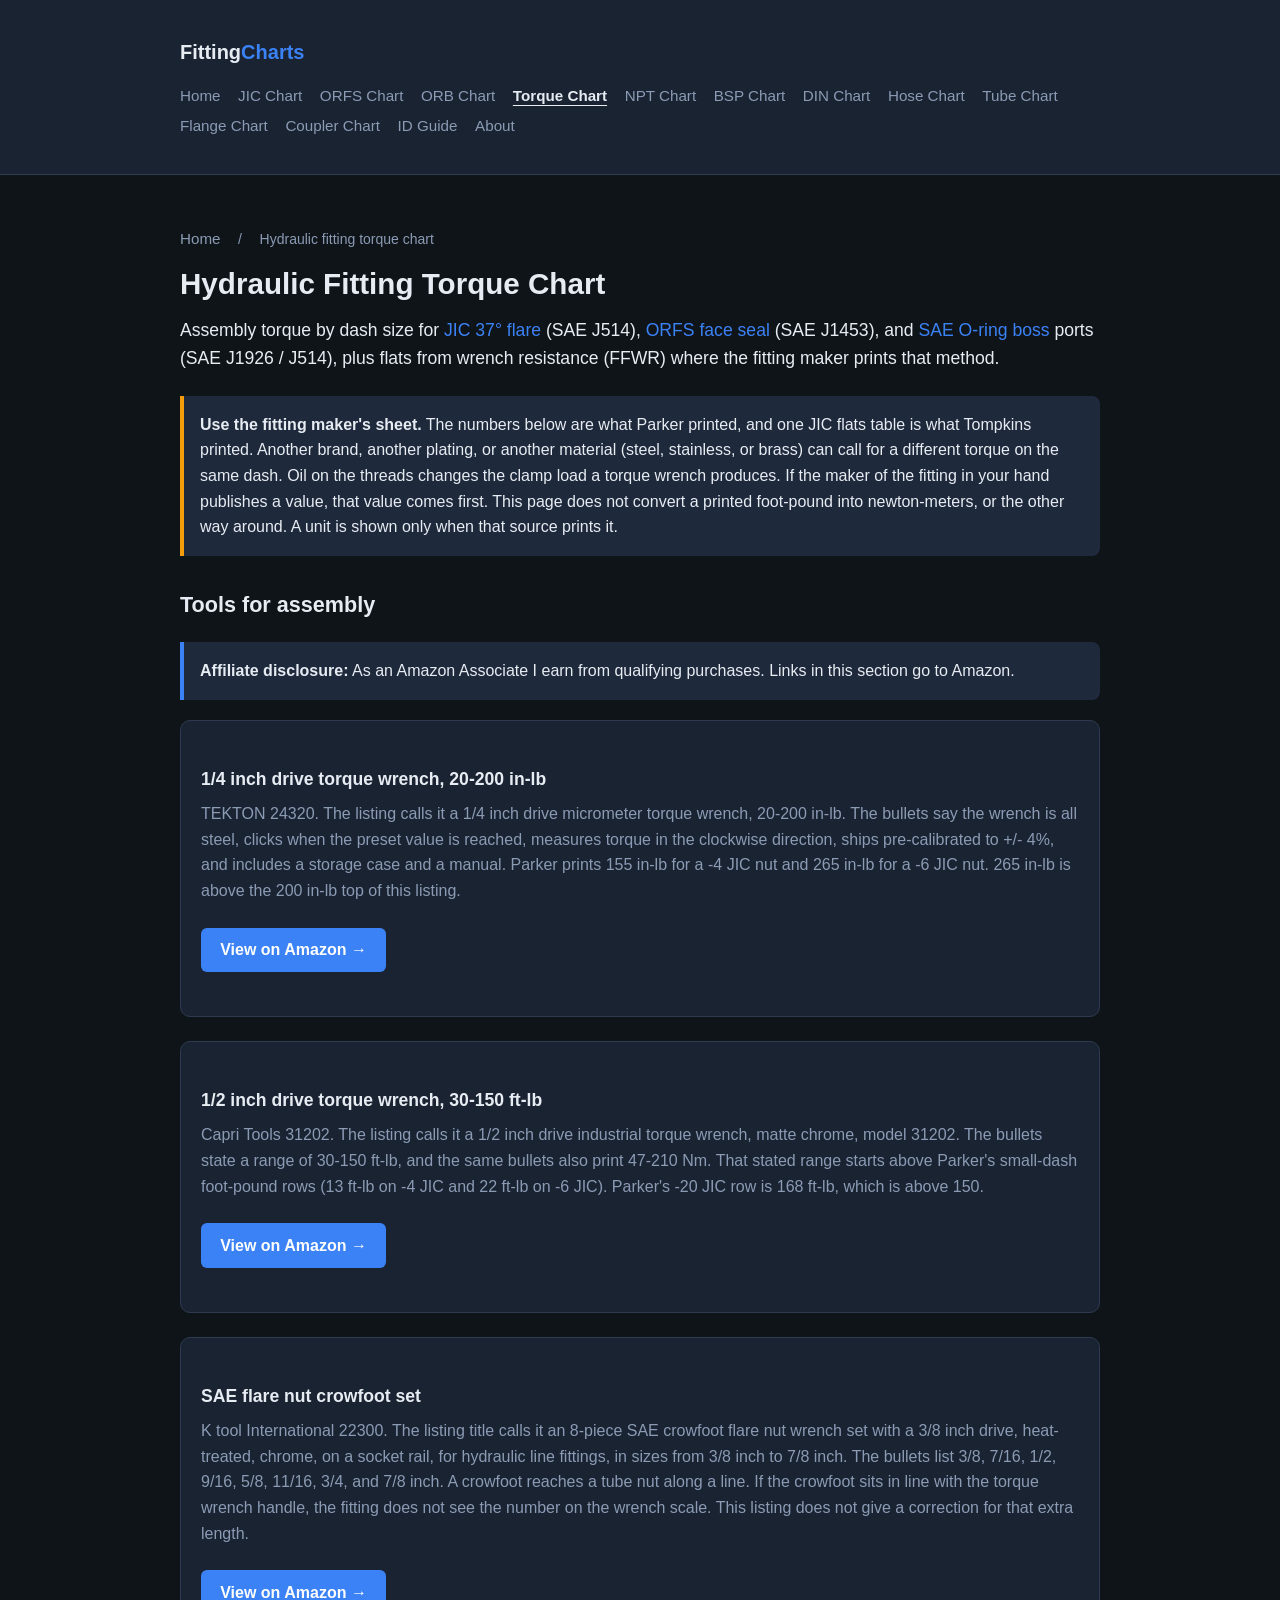
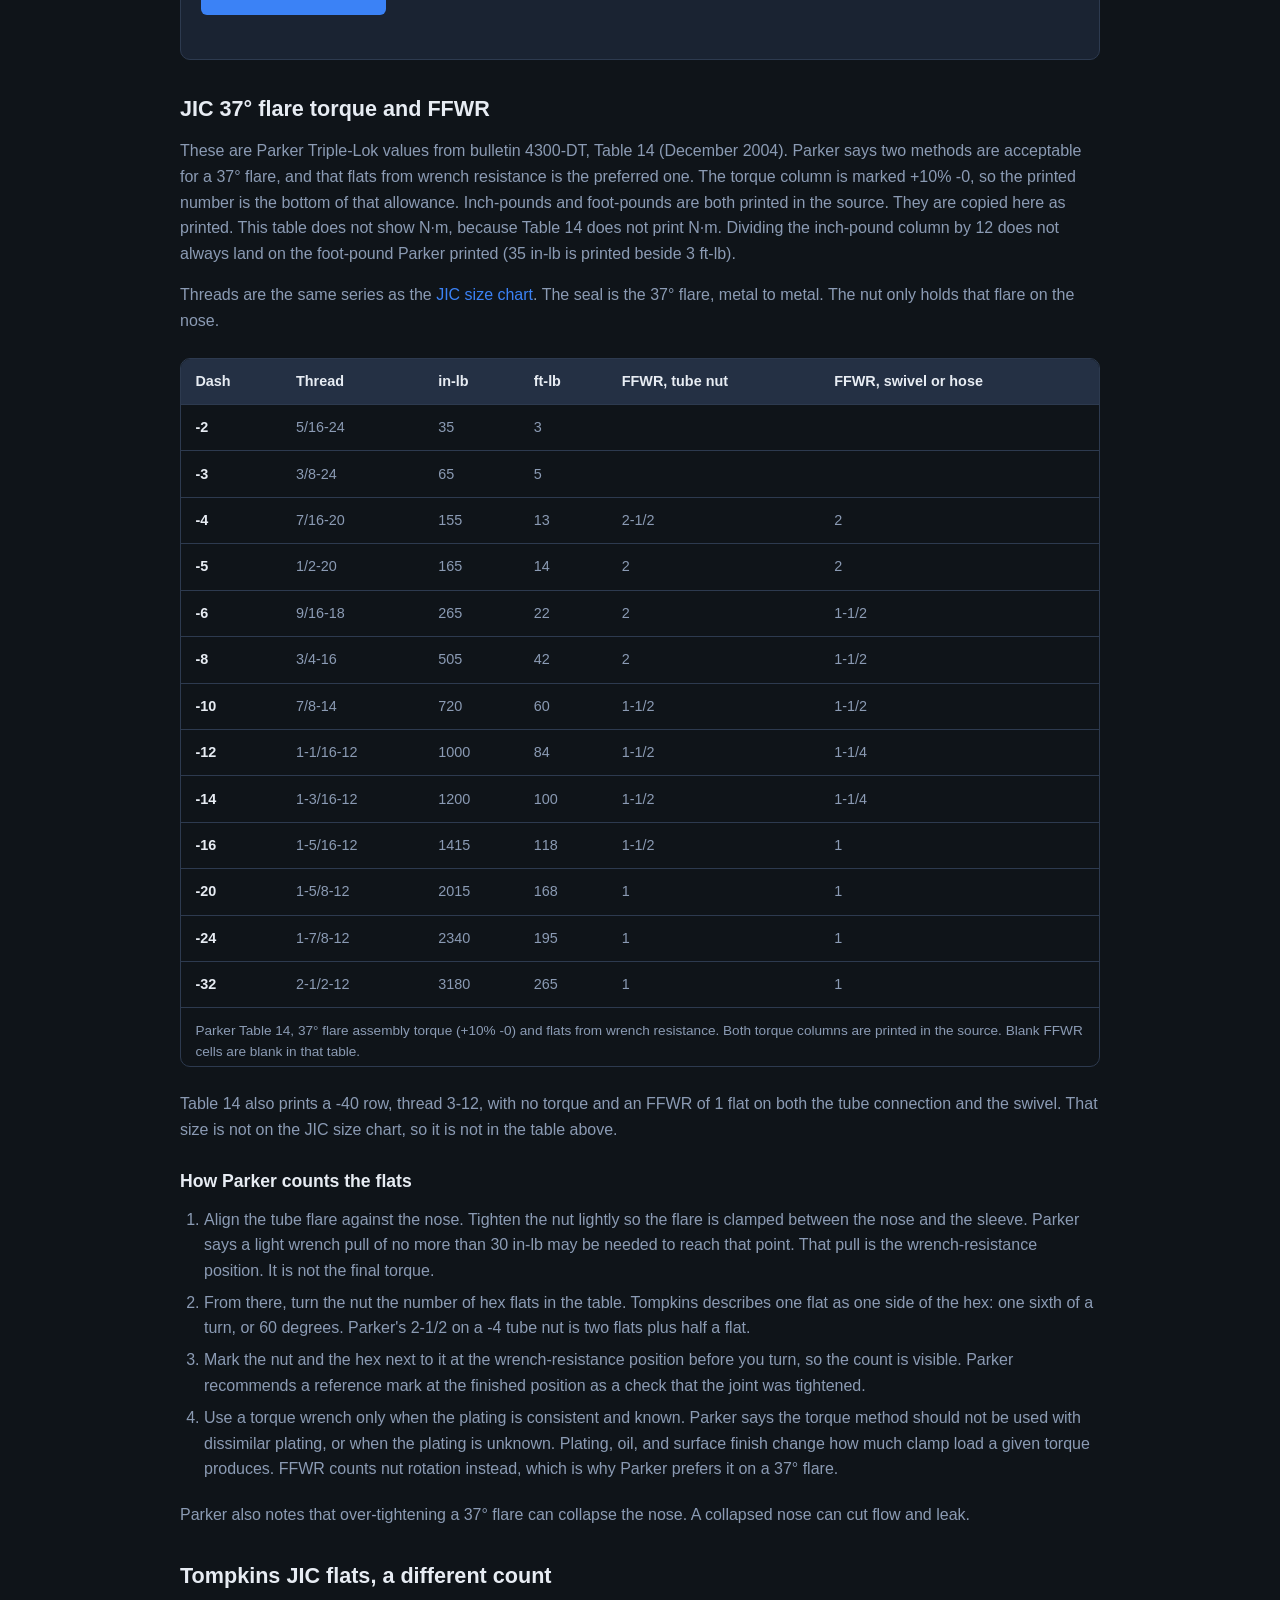
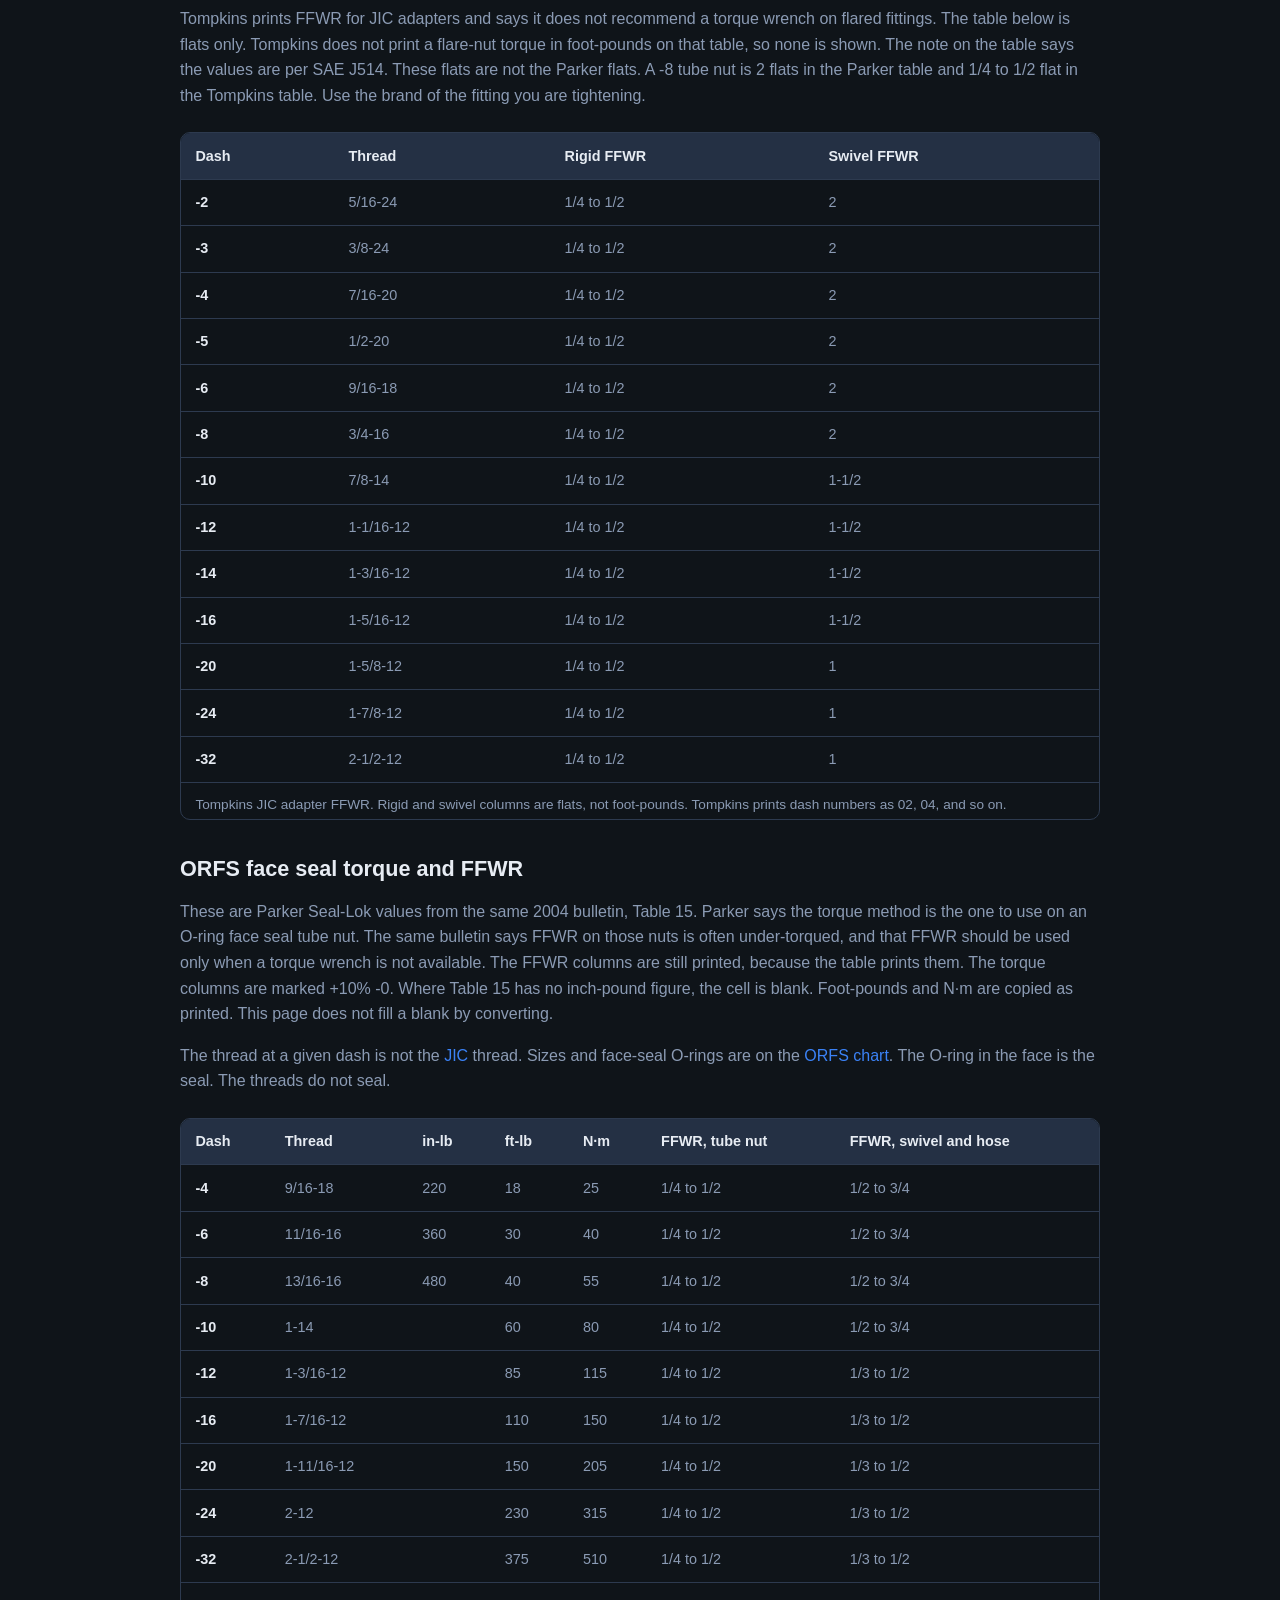
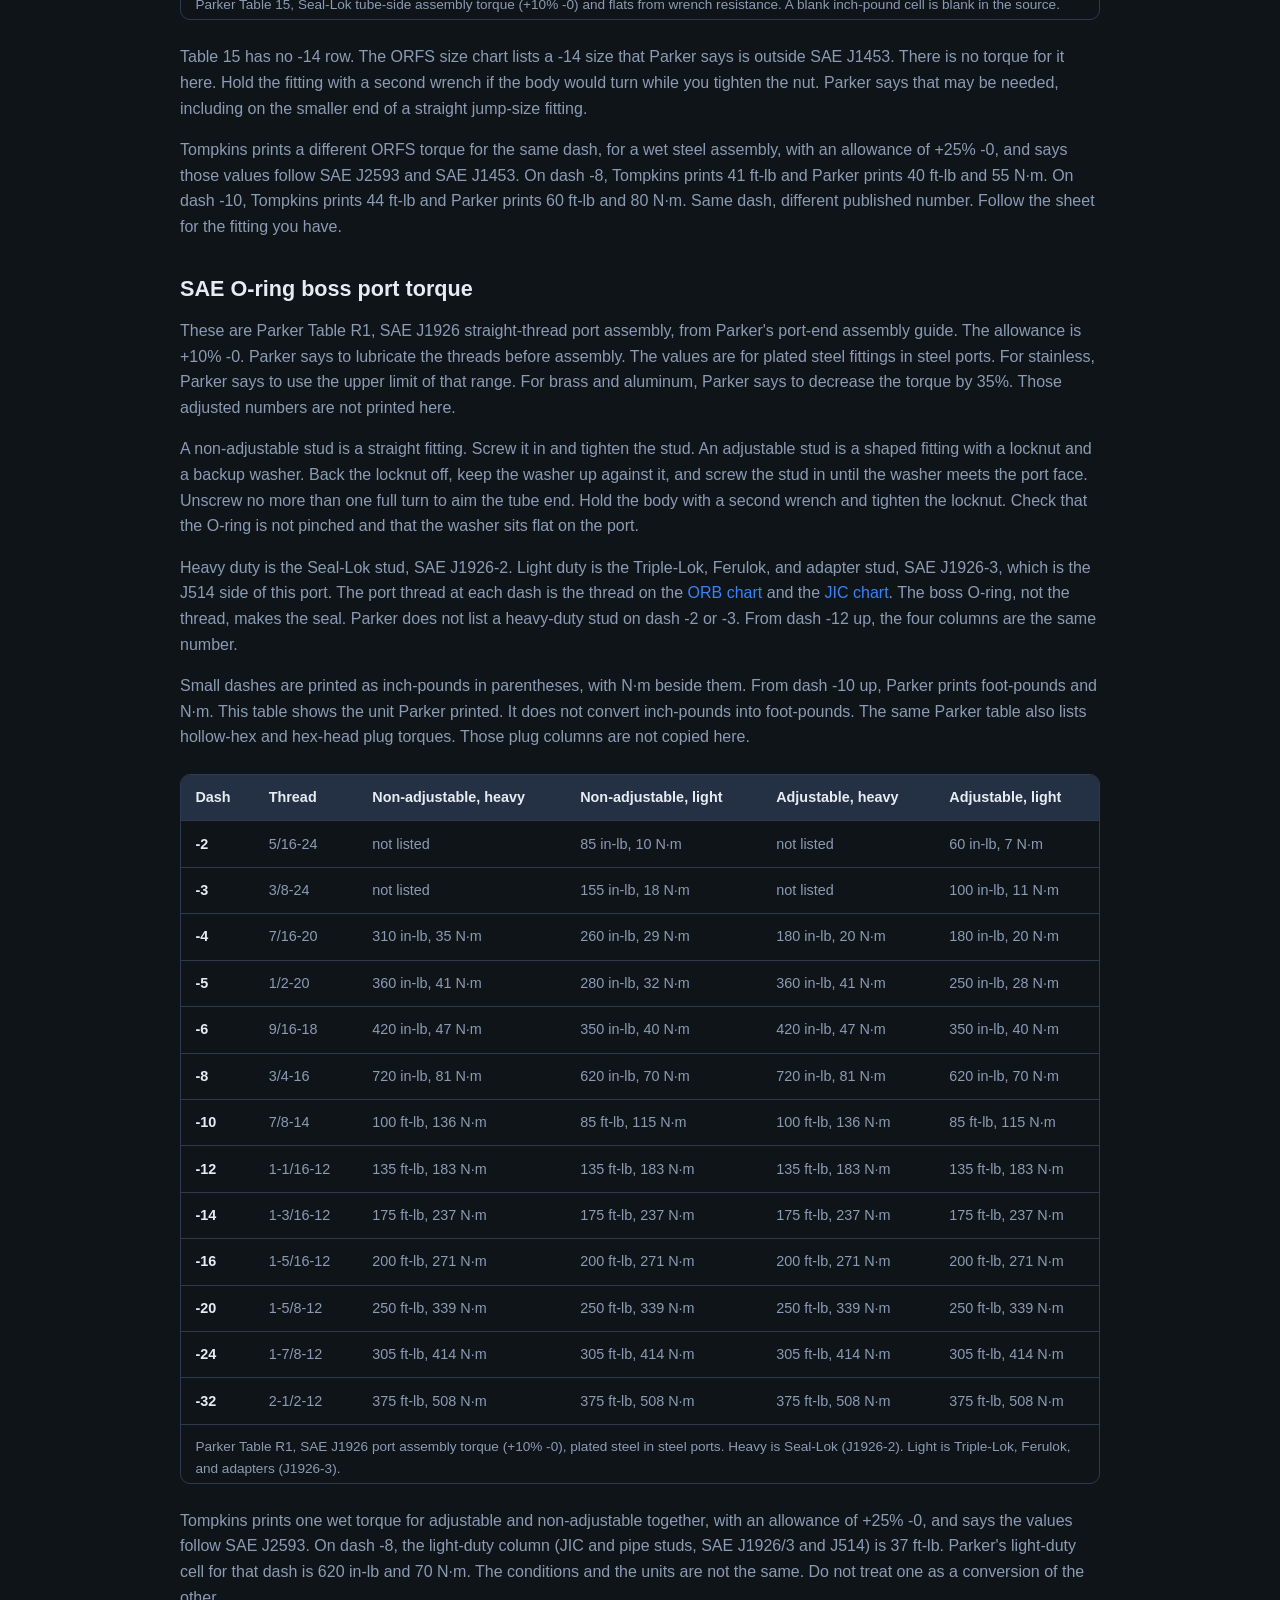
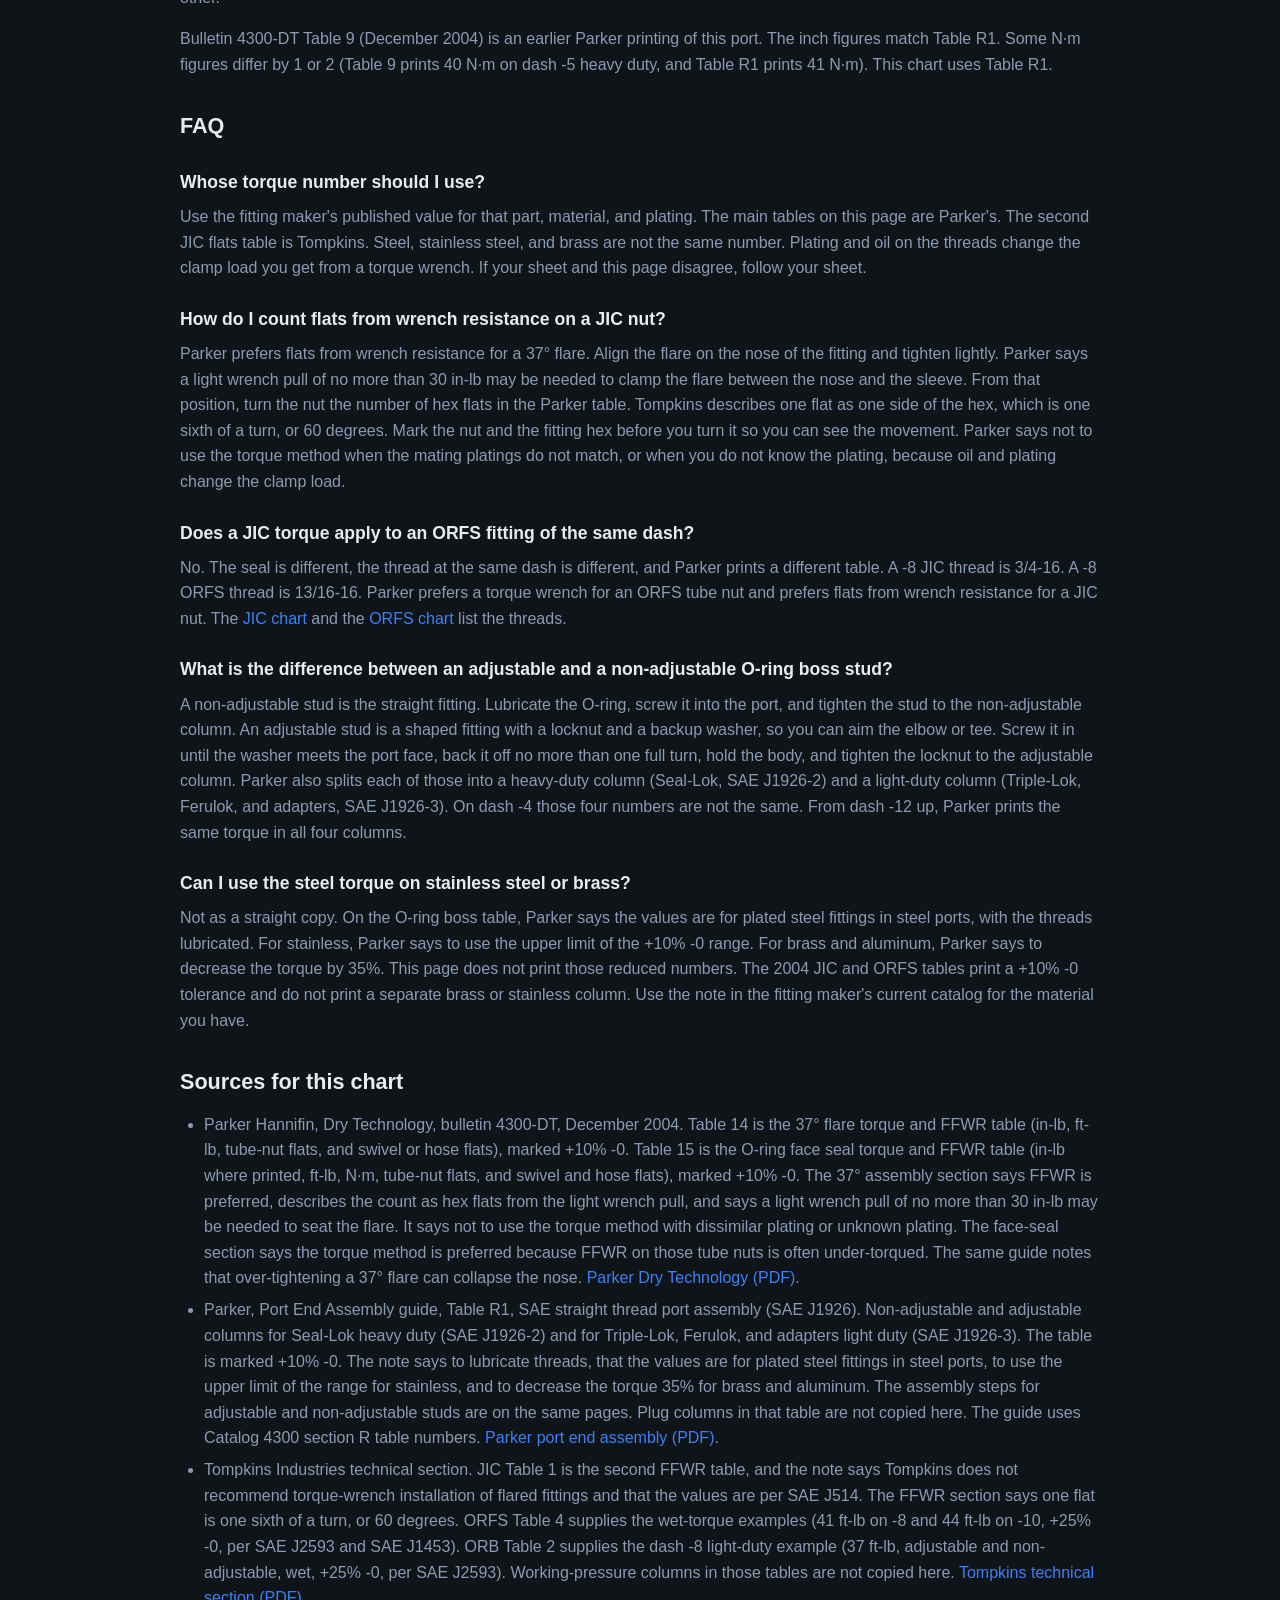
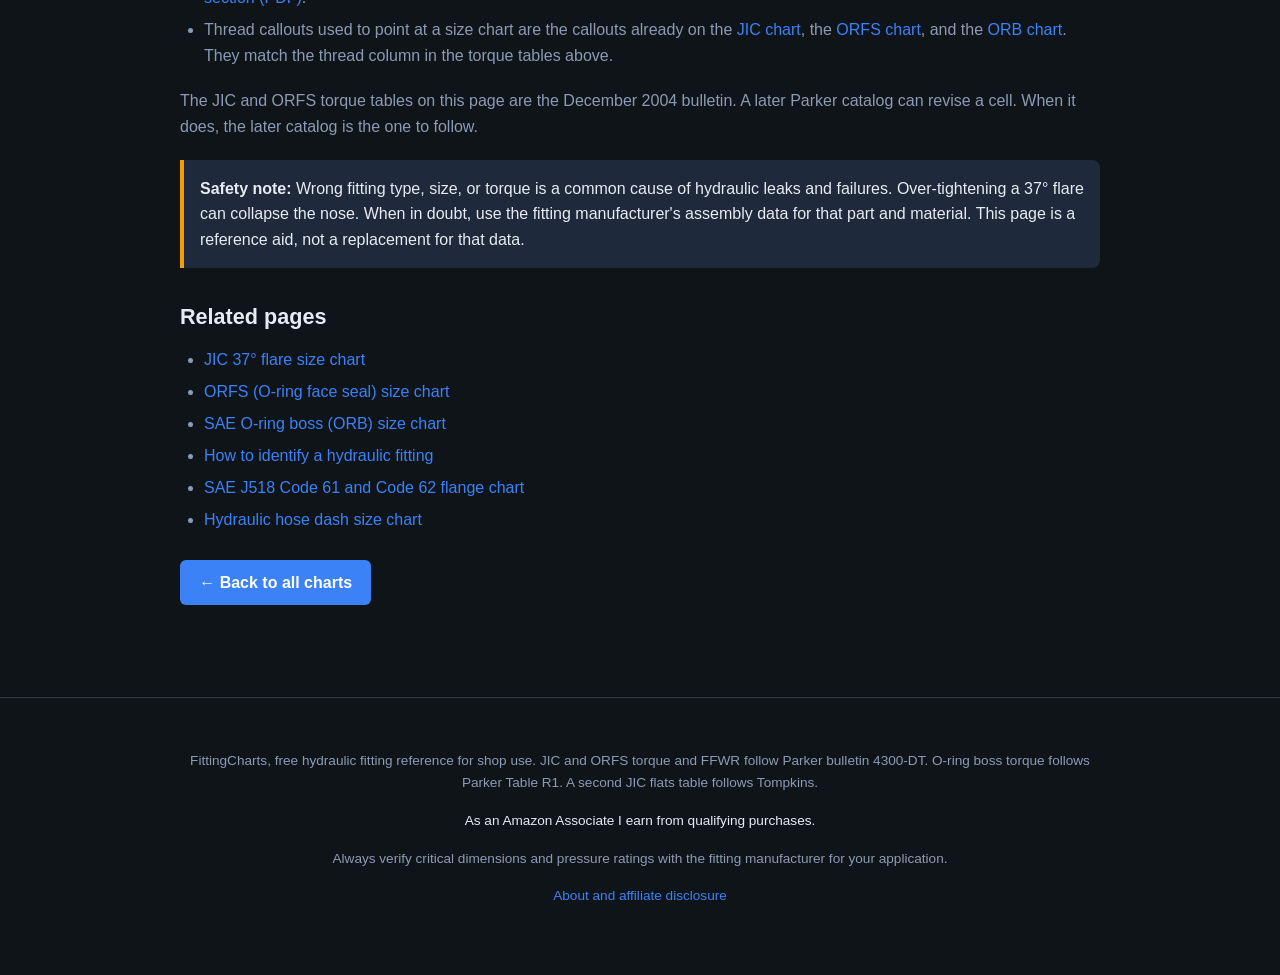
<file: hydraulic-fitting-torque-chart.html>
<!DOCTYPE html>
<html lang="en">
<head>
  <meta charset="UTF-8">
  <meta name="viewport" content="width=device-width, initial-scale=1">
  <title>Hydraulic Fitting Torque Chart (JIC, ORFS, and ORB) - FittingCharts</title>
  <meta name="description" content="Assembly torque by dash size for JIC 37° flare, ORFS face seal, and SAE O-ring boss ports, plus flats from wrench resistance for JIC. Parker figures, with the fitting maker's own values first.">
  <link rel="canonical" href="https://w-logistics.github.io/fitting-charts/hydraulic-fitting-torque-chart.html">
  <meta property="og:type" content="article">
  <meta property="og:site_name" content="FittingCharts">
  <meta property="og:title" content="Hydraulic Fitting Torque Chart (JIC, ORFS, and ORB) - FittingCharts">
  <meta property="og:description" content="Assembly torque by dash size for JIC 37° flare, ORFS face seal, and SAE O-ring boss ports, plus flats from wrench resistance for JIC. Parker figures, with the fitting maker's own values first.">
  <meta property="og:url" content="https://w-logistics.github.io/fitting-charts/hydraulic-fitting-torque-chart.html">
  <link rel="stylesheet" href="styles.css">
  <script type="application/ld+json">
  {
    "@context": "https://schema.org",
    "@graph": [
      {
        "@type": "TechArticle",
        "headline": "Hydraulic Fitting Torque Chart (JIC, ORFS, and ORB)",
        "description": "Parker assembly torque by dash size for JIC 37 degree flare, ORFS face seal, and SAE O-ring boss ports, including adjustable and non-adjustable studs, plus flats from wrench resistance for JIC.",
        "url": "https://w-logistics.github.io/fitting-charts/hydraulic-fitting-torque-chart.html",
        "mainEntityOfPage": "https://w-logistics.github.io/fitting-charts/hydraulic-fitting-torque-chart.html",
        "author": {
          "@type": "Organization",
          "name": "FittingCharts",
          "url": "https://w-logistics.github.io/fitting-charts/"
        },
        "publisher": {
          "@type": "Organization",
          "name": "FittingCharts",
          "url": "https://w-logistics.github.io/fitting-charts/"
        }
      },
      {
        "@type": "BreadcrumbList",
        "itemListElement": [
          {
            "@type": "ListItem",
            "position": 1,
            "name": "Home",
            "item": "https://w-logistics.github.io/fitting-charts/"
          },
          {
            "@type": "ListItem",
            "position": 2,
            "name": "Hydraulic fitting torque chart",
            "item": "https://w-logistics.github.io/fitting-charts/hydraulic-fitting-torque-chart.html"
          }
        ]
      },
      {
        "@type": "FAQPage",
        "mainEntity": [
          {
            "@type": "Question",
            "name": "Whose torque number should I use?",
            "acceptedAnswer": {
              "@type": "Answer",
              "text": "Use the fitting maker's published value for that part, material, and plating. The main tables on this page are Parker's. The second JIC flats table is Tompkins. Steel, stainless steel, and brass are not the same number. Plating and oil on the threads change the clamp load you get from a torque wrench. If your sheet and this page disagree, follow your sheet."
            }
          },
          {
            "@type": "Question",
            "name": "How do I count flats from wrench resistance on a JIC nut?",
            "acceptedAnswer": {
              "@type": "Answer",
              "text": "Parker prefers flats from wrench resistance for a 37° flare. Align the flare on the nose of the fitting and tighten lightly. Parker says a light wrench pull of no more than 30 in-lb may be needed to clamp the flare between the nose and the sleeve. From that position, turn the nut the number of hex flats in the Parker table. Tompkins describes one flat as one side of the hex, which is one sixth of a turn, or 60 degrees. Mark the nut and the fitting hex before you turn it so you can see the movement. Parker says not to use the torque method when the mating platings do not match, or when you do not know the plating, because oil and plating change the clamp load."
            }
          },
          {
            "@type": "Question",
            "name": "Does a JIC torque apply to an ORFS fitting of the same dash?",
            "acceptedAnswer": {
              "@type": "Answer",
              "text": "No. The seal is different, the thread at the same dash is different, and Parker prints a different table. A -8 JIC thread is 3/4-16. A -8 ORFS thread is 13/16-16. Parker prefers a torque wrench for an ORFS tube nut and prefers flats from wrench resistance for a JIC nut. The JIC chart and the ORFS chart list the threads."
            }
          },
          {
            "@type": "Question",
            "name": "What is the difference between an adjustable and a non-adjustable O-ring boss stud?",
            "acceptedAnswer": {
              "@type": "Answer",
              "text": "A non-adjustable stud is the straight fitting. Lubricate the O-ring, screw it into the port, and tighten the stud to the non-adjustable column. An adjustable stud is a shaped fitting with a locknut and a backup washer, so you can aim the elbow or tee. Screw it in until the washer meets the port face, back it off no more than one full turn, hold the body, and tighten the locknut to the adjustable column. Parker also splits each of those into a heavy-duty column (Seal-Lok, SAE J1926-2) and a light-duty column (Triple-Lok, Ferulok, and adapters, SAE J1926-3). On dash -4 those four numbers are not the same. From dash -12 up, Parker prints the same torque in all four columns."
            }
          },
          {
            "@type": "Question",
            "name": "Can I use the steel torque on stainless steel or brass?",
            "acceptedAnswer": {
              "@type": "Answer",
              "text": "Not as a straight copy. On the O-ring boss table, Parker says the values are for plated steel fittings in steel ports, with the threads lubricated. For stainless, Parker says to use the upper limit of the +10% -0 range. For brass and aluminum, Parker says to decrease the torque by 35%. This page does not print those reduced numbers. The 2004 JIC and ORFS tables print a +10% -0 tolerance and do not print a separate brass or stainless column. Use the note in the fitting maker's current catalog for the material you have."
            }
          }
        ]
      }
    ]
  }
  </script>
</head>
<body>
  <header>
    <div class="container">
      <div class="logo">Fitting<span>Charts</span></div>
      <nav aria-label="Primary">
        <a href="index.html">Home</a>
        <a href="jic-fitting-size-chart.html">JIC Chart</a>
        <a href="orfs-fitting-size-chart.html">ORFS Chart</a>
        <a href="sae-o-ring-boss-orb-fitting-chart.html">ORB Chart</a>
        <a href="hydraulic-fitting-torque-chart.html" aria-current="page">Torque Chart</a>
        <a href="npt-thread-size-chart.html">NPT Chart</a>
        <a href="bspp-bspt-thread-size-chart.html">BSP Chart</a>
        <a href="din-2353-24-degree-cone-fitting-chart.html">DIN Chart</a>
        <a href="hydraulic-hose-dash-size-chart.html">Hose Chart</a>
        <a href="hydraulic-tube-size-pressure-chart.html">Tube Chart</a>
        <a href="sae-j518-code-61-62-flange-chart.html">Flange Chart</a>
        <a href="hydraulic-quick-coupler-size-chart.html">Coupler Chart</a>
        <a href="how-to-identify-hydraulic-fittings.html">ID Guide</a>
        <a href="disclosure.html">About</a>
      </nav>
    </div>
  </header>

  <main class="container">
    <nav class="breadcrumb" aria-label="Breadcrumb">
      <a href="index.html">Home</a>
      <span aria-hidden="true"> / </span>
      <span aria-current="page">Hydraulic fitting torque chart</span>
    </nav>

    <h1>Hydraulic Fitting Torque Chart</h1>
    <p class="lead">Assembly torque by dash size for <a href="jic-fitting-size-chart.html">JIC 37° flare</a> (SAE J514), <a href="orfs-fitting-size-chart.html">ORFS face seal</a> (SAE J1453), and <a href="sae-o-ring-boss-orb-fitting-chart.html">SAE O-ring boss</a> ports (SAE J1926 / J514), plus flats from wrench resistance (FFWR) where the fitting maker prints that method.</p>

    <div class="note warning">
      <strong>Use the fitting maker's sheet.</strong> The numbers below are what Parker printed, and one JIC flats table is what Tompkins printed. Another brand, another plating, or another material (steel, stainless, or brass) can call for a different torque on the same dash. Oil on the threads changes the clamp load a torque wrench produces. If the maker of the fitting in your hand publishes a value, that value comes first. This page does not convert a printed foot-pound into newton-meters, or the other way around. A unit is shown only when that source prints it.
    </div>

    <h2>Tools for assembly</h2>
    <div class="note">
      <strong>Affiliate disclosure:</strong> As an Amazon Associate I earn from qualifying purchases. Links in this section go to Amazon.
    </div>

    <div class="card">
      <h3>1/4 inch drive torque wrench, 20-200 in-lb</h3>
      <p>TEKTON 24320. The listing calls it a 1/4 inch drive micrometer torque wrench, 20-200 in-lb. The bullets say the wrench is all steel, clicks when the preset value is reached, measures torque in the clockwise direction, ships pre-calibrated to +/- 4%, and includes a storage case and a manual. Parker prints 155 in-lb for a -4 JIC nut and 265 in-lb for a -6 JIC nut. 265 in-lb is above the 200 in-lb top of this listing.</p>
      <p>
        <a href="https://www.amazon.com/dp/B00C5ZL0RU?tag=wlogistics-20" class="btn" target="_blank" rel="sponsored noopener">View on Amazon →</a>
      </p>
    </div>

    <div class="card">
      <h3>1/2 inch drive torque wrench, 30-150 ft-lb</h3>
      <p>Capri Tools 31202. The listing calls it a 1/2 inch drive industrial torque wrench, matte chrome, model 31202. The bullets state a range of 30-150 ft-lb, and the same bullets also print 47-210 Nm. That stated range starts above Parker's small-dash foot-pound rows (13 ft-lb on -4 JIC and 22 ft-lb on -6 JIC). Parker's -20 JIC row is 168 ft-lb, which is above 150.</p>
      <p>
        <a href="https://www.amazon.com/dp/B08HR9QTVP?tag=wlogistics-20" class="btn" target="_blank" rel="sponsored noopener">View on Amazon →</a>
      </p>
    </div>

    <div class="card">
      <h3>SAE flare nut crowfoot set</h3>
      <p>K tool International 22300. The listing title calls it an 8-piece SAE crowfoot flare nut wrench set with a 3/8 inch drive, heat-treated, chrome, on a socket rail, for hydraulic line fittings, in sizes from 3/8 inch to 7/8 inch. The bullets list 3/8, 7/16, 1/2, 9/16, 5/8, 11/16, 3/4, and 7/8 inch. A crowfoot reaches a tube nut along a line. If the crowfoot sits in line with the torque wrench handle, the fitting does not see the number on the wrench scale. This listing does not give a correction for that extra length.</p>
      <p>
        <a href="https://www.amazon.com/dp/B000K1ER08?tag=wlogistics-20" class="btn" target="_blank" rel="sponsored noopener">View on Amazon →</a>
      </p>
    </div>

    <h2>JIC 37° flare torque and FFWR</h2>
    <p>These are Parker Triple-Lok values from bulletin 4300-DT, Table 14 (December 2004). Parker says two methods are acceptable for a 37° flare, and that flats from wrench resistance is the preferred one. The torque column is marked +10% -0, so the printed number is the bottom of that allowance. Inch-pounds and foot-pounds are both printed in the source. They are copied here as printed. This table does not show N·m, because Table 14 does not print N·m. Dividing the inch-pound column by 12 does not always land on the foot-pound Parker printed (35 in-lb is printed beside 3 ft-lb).</p>
    <p>Threads are the same series as the <a href="jic-fitting-size-chart.html">JIC size chart</a>. The seal is the 37° flare, metal to metal. The nut only holds that flare on the nose.</p>
    <div class="table-wrap">
      <table>
        <caption>Parker Table 14, 37° flare assembly torque (+10% -0) and flats from wrench resistance. Both torque columns are printed in the source. Blank FFWR cells are blank in that table.</caption>
        <thead>
          <tr>
            <th scope="col">Dash</th>
            <th scope="col">Thread</th>
            <th scope="col">in-lb</th>
            <th scope="col">ft-lb</th>
            <th scope="col">FFWR, tube nut</th>
            <th scope="col">FFWR, swivel or hose</th>
          </tr>
        </thead>
        <tbody>
          <tr><td>-2</td><td>5/16-24</td><td>35</td><td>3</td><td></td><td></td></tr>
          <tr><td>-3</td><td>3/8-24</td><td>65</td><td>5</td><td></td><td></td></tr>
          <tr><td>-4</td><td>7/16-20</td><td>155</td><td>13</td><td>2-1/2</td><td>2</td></tr>
          <tr><td>-5</td><td>1/2-20</td><td>165</td><td>14</td><td>2</td><td>2</td></tr>
          <tr><td>-6</td><td>9/16-18</td><td>265</td><td>22</td><td>2</td><td>1-1/2</td></tr>
          <tr><td>-8</td><td>3/4-16</td><td>505</td><td>42</td><td>2</td><td>1-1/2</td></tr>
          <tr><td>-10</td><td>7/8-14</td><td>720</td><td>60</td><td>1-1/2</td><td>1-1/2</td></tr>
          <tr><td>-12</td><td>1-1/16-12</td><td>1000</td><td>84</td><td>1-1/2</td><td>1-1/4</td></tr>
          <tr><td>-14</td><td>1-3/16-12</td><td>1200</td><td>100</td><td>1-1/2</td><td>1-1/4</td></tr>
          <tr><td>-16</td><td>1-5/16-12</td><td>1415</td><td>118</td><td>1-1/2</td><td>1</td></tr>
          <tr><td>-20</td><td>1-5/8-12</td><td>2015</td><td>168</td><td>1</td><td>1</td></tr>
          <tr><td>-24</td><td>1-7/8-12</td><td>2340</td><td>195</td><td>1</td><td>1</td></tr>
          <tr><td>-32</td><td>2-1/2-12</td><td>3180</td><td>265</td><td>1</td><td>1</td></tr>
        </tbody>
      </table>
    </div>
    <p>Table 14 also prints a -40 row, thread 3-12, with no torque and an FFWR of 1 flat on both the tube connection and the swivel. That size is not on the JIC size chart, so it is not in the table above.</p>

    <h3>How Parker counts the flats</h3>
    <ol>
      <li>Align the tube flare against the nose. Tighten the nut lightly so the flare is clamped between the nose and the sleeve. Parker says a light wrench pull of no more than 30 in-lb may be needed to reach that point. That pull is the wrench-resistance position. It is not the final torque.</li>
      <li>From there, turn the nut the number of hex flats in the table. Tompkins describes one flat as one side of the hex: one sixth of a turn, or 60 degrees. Parker's 2-1/2 on a -4 tube nut is two flats plus half a flat.</li>
      <li>Mark the nut and the hex next to it at the wrench-resistance position before you turn, so the count is visible. Parker recommends a reference mark at the finished position as a check that the joint was tightened.</li>
      <li>Use a torque wrench only when the plating is consistent and known. Parker says the torque method should not be used with dissimilar plating, or when the plating is unknown. Plating, oil, and surface finish change how much clamp load a given torque produces. FFWR counts nut rotation instead, which is why Parker prefers it on a 37° flare.</li>
    </ol>
    <p>Parker also notes that over-tightening a 37° flare can collapse the nose. A collapsed nose can cut flow and leak.</p>

    <h2>Tompkins JIC flats, a different count</h2>
    <p>Tompkins prints FFWR for JIC adapters and says it does not recommend a torque wrench on flared fittings. The table below is flats only. Tompkins does not print a flare-nut torque in foot-pounds on that table, so none is shown. The note on the table says the values are per SAE J514. These flats are not the Parker flats. A -8 tube nut is 2 flats in the Parker table and 1/4 to 1/2 flat in the Tompkins table. Use the brand of the fitting you are tightening.</p>
    <div class="table-wrap">
      <table>
        <caption>Tompkins JIC adapter FFWR. Rigid and swivel columns are flats, not foot-pounds. Tompkins prints dash numbers as 02, 04, and so on.</caption>
        <thead>
          <tr>
            <th scope="col">Dash</th>
            <th scope="col">Thread</th>
            <th scope="col">Rigid FFWR</th>
            <th scope="col">Swivel FFWR</th>
          </tr>
        </thead>
        <tbody>
          <tr><td>-2</td><td>5/16-24</td><td>1/4 to 1/2</td><td>2</td></tr>
          <tr><td>-3</td><td>3/8-24</td><td>1/4 to 1/2</td><td>2</td></tr>
          <tr><td>-4</td><td>7/16-20</td><td>1/4 to 1/2</td><td>2</td></tr>
          <tr><td>-5</td><td>1/2-20</td><td>1/4 to 1/2</td><td>2</td></tr>
          <tr><td>-6</td><td>9/16-18</td><td>1/4 to 1/2</td><td>2</td></tr>
          <tr><td>-8</td><td>3/4-16</td><td>1/4 to 1/2</td><td>2</td></tr>
          <tr><td>-10</td><td>7/8-14</td><td>1/4 to 1/2</td><td>1-1/2</td></tr>
          <tr><td>-12</td><td>1-1/16-12</td><td>1/4 to 1/2</td><td>1-1/2</td></tr>
          <tr><td>-14</td><td>1-3/16-12</td><td>1/4 to 1/2</td><td>1-1/2</td></tr>
          <tr><td>-16</td><td>1-5/16-12</td><td>1/4 to 1/2</td><td>1-1/2</td></tr>
          <tr><td>-20</td><td>1-5/8-12</td><td>1/4 to 1/2</td><td>1</td></tr>
          <tr><td>-24</td><td>1-7/8-12</td><td>1/4 to 1/2</td><td>1</td></tr>
          <tr><td>-32</td><td>2-1/2-12</td><td>1/4 to 1/2</td><td>1</td></tr>
        </tbody>
      </table>
    </div>

    <h2>ORFS face seal torque and FFWR</h2>
    <p>These are Parker Seal-Lok values from the same 2004 bulletin, Table 15. Parker says the torque method is the one to use on an O-ring face seal tube nut. The same bulletin says FFWR on those nuts is often under-torqued, and that FFWR should be used only when a torque wrench is not available. The FFWR columns are still printed, because the table prints them. The torque columns are marked +10% -0. Where Table 15 has no inch-pound figure, the cell is blank. Foot-pounds and N·m are copied as printed. This page does not fill a blank by converting.</p>
    <p>The thread at a given dash is not the <a href="jic-fitting-size-chart.html">JIC</a> thread. Sizes and face-seal O-rings are on the <a href="orfs-fitting-size-chart.html">ORFS chart</a>. The O-ring in the face is the seal. The threads do not seal.</p>
    <div class="table-wrap">
      <table>
        <caption>Parker Table 15, Seal-Lok tube-side assembly torque (+10% -0) and flats from wrench resistance. A blank inch-pound cell is blank in the source.</caption>
        <thead>
          <tr>
            <th scope="col">Dash</th>
            <th scope="col">Thread</th>
            <th scope="col">in-lb</th>
            <th scope="col">ft-lb</th>
            <th scope="col">N·m</th>
            <th scope="col">FFWR, tube nut</th>
            <th scope="col">FFWR, swivel and hose</th>
          </tr>
        </thead>
        <tbody>
          <tr><td>-4</td><td>9/16-18</td><td>220</td><td>18</td><td>25</td><td>1/4 to 1/2</td><td>1/2 to 3/4</td></tr>
          <tr><td>-6</td><td>11/16-16</td><td>360</td><td>30</td><td>40</td><td>1/4 to 1/2</td><td>1/2 to 3/4</td></tr>
          <tr><td>-8</td><td>13/16-16</td><td>480</td><td>40</td><td>55</td><td>1/4 to 1/2</td><td>1/2 to 3/4</td></tr>
          <tr><td>-10</td><td>1-14</td><td></td><td>60</td><td>80</td><td>1/4 to 1/2</td><td>1/2 to 3/4</td></tr>
          <tr><td>-12</td><td>1-3/16-12</td><td></td><td>85</td><td>115</td><td>1/4 to 1/2</td><td>1/3 to 1/2</td></tr>
          <tr><td>-16</td><td>1-7/16-12</td><td></td><td>110</td><td>150</td><td>1/4 to 1/2</td><td>1/3 to 1/2</td></tr>
          <tr><td>-20</td><td>1-11/16-12</td><td></td><td>150</td><td>205</td><td>1/4 to 1/2</td><td>1/3 to 1/2</td></tr>
          <tr><td>-24</td><td>2-12</td><td></td><td>230</td><td>315</td><td>1/4 to 1/2</td><td>1/3 to 1/2</td></tr>
          <tr><td>-32</td><td>2-1/2-12</td><td></td><td>375</td><td>510</td><td>1/4 to 1/2</td><td>1/3 to 1/2</td></tr>
        </tbody>
      </table>
    </div>
    <p>Table 15 has no -14 row. The ORFS size chart lists a -14 size that Parker says is outside SAE J1453. There is no torque for it here. Hold the fitting with a second wrench if the body would turn while you tighten the nut. Parker says that may be needed, including on the smaller end of a straight jump-size fitting.</p>
    <p>Tompkins prints a different ORFS torque for the same dash, for a wet steel assembly, with an allowance of +25% -0, and says those values follow SAE J2593 and SAE J1453. On dash -8, Tompkins prints 41 ft-lb and Parker prints 40 ft-lb and 55 N·m. On dash -10, Tompkins prints 44 ft-lb and Parker prints 60 ft-lb and 80 N·m. Same dash, different published number. Follow the sheet for the fitting you have.</p>

    <h2>SAE O-ring boss port torque</h2>
    <p>These are Parker Table R1, SAE J1926 straight-thread port assembly, from Parker's port-end assembly guide. The allowance is +10% -0. Parker says to lubricate the threads before assembly. The values are for plated steel fittings in steel ports. For stainless, Parker says to use the upper limit of that range. For brass and aluminum, Parker says to decrease the torque by 35%. Those adjusted numbers are not printed here.</p>
    <p>A non-adjustable stud is a straight fitting. Screw it in and tighten the stud. An adjustable stud is a shaped fitting with a locknut and a backup washer. Back the locknut off, keep the washer up against it, and screw the stud in until the washer meets the port face. Unscrew no more than one full turn to aim the tube end. Hold the body with a second wrench and tighten the locknut. Check that the O-ring is not pinched and that the washer sits flat on the port.</p>
    <p>Heavy duty is the Seal-Lok stud, SAE J1926-2. Light duty is the Triple-Lok, Ferulok, and adapter stud, SAE J1926-3, which is the J514 side of this port. The port thread at each dash is the thread on the <a href="sae-o-ring-boss-orb-fitting-chart.html">ORB chart</a> and the <a href="jic-fitting-size-chart.html">JIC chart</a>. The boss O-ring, not the thread, makes the seal. Parker does not list a heavy-duty stud on dash -2 or -3. From dash -12 up, the four columns are the same number.</p>
    <p>Small dashes are printed as inch-pounds in parentheses, with N·m beside them. From dash -10 up, Parker prints foot-pounds and N·m. This table shows the unit Parker printed. It does not convert inch-pounds into foot-pounds. The same Parker table also lists hollow-hex and hex-head plug torques. Those plug columns are not copied here.</p>
    <div class="table-wrap">
      <table>
        <caption>Parker Table R1, SAE J1926 port assembly torque (+10% -0), plated steel in steel ports. Heavy is Seal-Lok (J1926-2). Light is Triple-Lok, Ferulok, and adapters (J1926-3).</caption>
        <thead>
          <tr>
            <th scope="col">Dash</th>
            <th scope="col">Thread</th>
            <th scope="col">Non-adjustable, heavy</th>
            <th scope="col">Non-adjustable, light</th>
            <th scope="col">Adjustable, heavy</th>
            <th scope="col">Adjustable, light</th>
          </tr>
        </thead>
        <tbody>
          <tr><td>-2</td><td>5/16-24</td><td>not listed</td><td>85 in-lb, 10 N·m</td><td>not listed</td><td>60 in-lb, 7 N·m</td></tr>
          <tr><td>-3</td><td>3/8-24</td><td>not listed</td><td>155 in-lb, 18 N·m</td><td>not listed</td><td>100 in-lb, 11 N·m</td></tr>
          <tr><td>-4</td><td>7/16-20</td><td>310 in-lb, 35 N·m</td><td>260 in-lb, 29 N·m</td><td>180 in-lb, 20 N·m</td><td>180 in-lb, 20 N·m</td></tr>
          <tr><td>-5</td><td>1/2-20</td><td>360 in-lb, 41 N·m</td><td>280 in-lb, 32 N·m</td><td>360 in-lb, 41 N·m</td><td>250 in-lb, 28 N·m</td></tr>
          <tr><td>-6</td><td>9/16-18</td><td>420 in-lb, 47 N·m</td><td>350 in-lb, 40 N·m</td><td>420 in-lb, 47 N·m</td><td>350 in-lb, 40 N·m</td></tr>
          <tr><td>-8</td><td>3/4-16</td><td>720 in-lb, 81 N·m</td><td>620 in-lb, 70 N·m</td><td>720 in-lb, 81 N·m</td><td>620 in-lb, 70 N·m</td></tr>
          <tr><td>-10</td><td>7/8-14</td><td>100 ft-lb, 136 N·m</td><td>85 ft-lb, 115 N·m</td><td>100 ft-lb, 136 N·m</td><td>85 ft-lb, 115 N·m</td></tr>
          <tr><td>-12</td><td>1-1/16-12</td><td>135 ft-lb, 183 N·m</td><td>135 ft-lb, 183 N·m</td><td>135 ft-lb, 183 N·m</td><td>135 ft-lb, 183 N·m</td></tr>
          <tr><td>-14</td><td>1-3/16-12</td><td>175 ft-lb, 237 N·m</td><td>175 ft-lb, 237 N·m</td><td>175 ft-lb, 237 N·m</td><td>175 ft-lb, 237 N·m</td></tr>
          <tr><td>-16</td><td>1-5/16-12</td><td>200 ft-lb, 271 N·m</td><td>200 ft-lb, 271 N·m</td><td>200 ft-lb, 271 N·m</td><td>200 ft-lb, 271 N·m</td></tr>
          <tr><td>-20</td><td>1-5/8-12</td><td>250 ft-lb, 339 N·m</td><td>250 ft-lb, 339 N·m</td><td>250 ft-lb, 339 N·m</td><td>250 ft-lb, 339 N·m</td></tr>
          <tr><td>-24</td><td>1-7/8-12</td><td>305 ft-lb, 414 N·m</td><td>305 ft-lb, 414 N·m</td><td>305 ft-lb, 414 N·m</td><td>305 ft-lb, 414 N·m</td></tr>
          <tr><td>-32</td><td>2-1/2-12</td><td>375 ft-lb, 508 N·m</td><td>375 ft-lb, 508 N·m</td><td>375 ft-lb, 508 N·m</td><td>375 ft-lb, 508 N·m</td></tr>
        </tbody>
      </table>
    </div>
    <p>Tompkins prints one wet torque for adjustable and non-adjustable together, with an allowance of +25% -0, and says the values follow SAE J2593. On dash -8, the light-duty column (JIC and pipe studs, SAE J1926/3 and J514) is 37 ft-lb. Parker's light-duty cell for that dash is 620 in-lb and 70 N·m. The conditions and the units are not the same. Do not treat one as a conversion of the other.</p>
    <p>Bulletin 4300-DT Table 9 (December 2004) is an earlier Parker printing of this port. The inch figures match Table R1. Some N·m figures differ by 1 or 2 (Table 9 prints 40 N·m on dash -5 heavy duty, and Table R1 prints 41 N·m). This chart uses Table R1.</p>

    <h2>FAQ</h2>
    <h3>Whose torque number should I use?</h3>
    <p>Use the fitting maker's published value for that part, material, and plating. The main tables on this page are Parker's. The second JIC flats table is Tompkins. Steel, stainless steel, and brass are not the same number. Plating and oil on the threads change the clamp load you get from a torque wrench. If your sheet and this page disagree, follow your sheet.</p>

    <h3>How do I count flats from wrench resistance on a JIC nut?</h3>
    <p>Parker prefers flats from wrench resistance for a 37° flare. Align the flare on the nose of the fitting and tighten lightly. Parker says a light wrench pull of no more than 30 in-lb may be needed to clamp the flare between the nose and the sleeve. From that position, turn the nut the number of hex flats in the Parker table. Tompkins describes one flat as one side of the hex, which is one sixth of a turn, or 60 degrees. Mark the nut and the fitting hex before you turn it so you can see the movement. Parker says not to use the torque method when the mating platings do not match, or when you do not know the plating, because oil and plating change the clamp load.</p>

    <h3>Does a JIC torque apply to an ORFS fitting of the same dash?</h3>
    <p>No. The seal is different, the thread at the same dash is different, and Parker prints a different table. A -8 JIC thread is 3/4-16. A -8 ORFS thread is 13/16-16. Parker prefers a torque wrench for an ORFS tube nut and prefers flats from wrench resistance for a JIC nut. The <a href="jic-fitting-size-chart.html">JIC chart</a> and the <a href="orfs-fitting-size-chart.html">ORFS chart</a> list the threads.</p>

    <h3>What is the difference between an adjustable and a non-adjustable O-ring boss stud?</h3>
    <p>A non-adjustable stud is the straight fitting. Lubricate the O-ring, screw it into the port, and tighten the stud to the non-adjustable column. An adjustable stud is a shaped fitting with a locknut and a backup washer, so you can aim the elbow or tee. Screw it in until the washer meets the port face, back it off no more than one full turn, hold the body, and tighten the locknut to the adjustable column. Parker also splits each of those into a heavy-duty column (Seal-Lok, SAE J1926-2) and a light-duty column (Triple-Lok, Ferulok, and adapters, SAE J1926-3). On dash -4 those four numbers are not the same. From dash -12 up, Parker prints the same torque in all four columns.</p>

    <h3>Can I use the steel torque on stainless steel or brass?</h3>
    <p>Not as a straight copy. On the O-ring boss table, Parker says the values are for plated steel fittings in steel ports, with the threads lubricated. For stainless, Parker says to use the upper limit of the +10% -0 range. For brass and aluminum, Parker says to decrease the torque by 35%. This page does not print those reduced numbers. The 2004 JIC and ORFS tables print a +10% -0 tolerance and do not print a separate brass or stainless column. Use the note in the fitting maker's current catalog for the material you have.</p>

    <h2>Sources for this chart</h2>
    <ul>
      <li>Parker Hannifin, Dry Technology, bulletin 4300-DT, December 2004. Table 14 is the 37° flare torque and FFWR table (in-lb, ft-lb, tube-nut flats, and swivel or hose flats), marked +10% -0. Table 15 is the O-ring face seal torque and FFWR table (in-lb where printed, ft-lb, N·m, tube-nut flats, and swivel and hose flats), marked +10% -0. The 37° assembly section says FFWR is preferred, describes the count as hex flats from the light wrench pull, and says a light wrench pull of no more than 30 in-lb may be needed to seat the flare. It says not to use the torque method with dissimilar plating or unknown plating. The face-seal section says the torque method is preferred because FFWR on those tube nuts is often under-torqued. The same guide notes that over-tightening a 37° flare can collapse the nose. <a href="https://www.parker.com/content/dam/Parker-com/Literature/Tube-Fittings-Division/Dry-Technology-The-Guide-to-Leak-Free-Connections.pdf">Parker Dry Technology (PDF)</a>.</li>
      <li>Parker, Port End Assembly guide, Table R1, SAE straight thread port assembly (SAE J1926). Non-adjustable and adjustable columns for Seal-Lok heavy duty (SAE J1926-2) and for Triple-Lok, Ferulok, and adapters light duty (SAE J1926-3). The table is marked +10% -0. The note says to lubricate threads, that the values are for plated steel fittings in steel ports, to use the upper limit of the range for stainless, and to decrease the torque 35% for brass and aluminum. The assembly steps for adjustable and non-adjustable studs are on the same pages. Plug columns in that table are not copied here. The guide uses Catalog 4300 section R table numbers. <a href="https://www.parker.com/content/dam/Parker-com/Literature/Quick-Coupling/Support-files/Port_End_Assembly_Guide.pdf">Parker port end assembly (PDF)</a>.</li>
      <li>Tompkins Industries technical section. JIC Table 1 is the second FFWR table, and the note says Tompkins does not recommend torque-wrench installation of flared fittings and that the values are per SAE J514. The FFWR section says one flat is one sixth of a turn, or 60 degrees. ORFS Table 4 supplies the wet-torque examples (41 ft-lb on -8 and 44 ft-lb on -10, +25% -0, per SAE J2593 and SAE J1453). ORB Table 2 supplies the dash -8 light-duty example (37 ft-lb, adjustable and non-adjustable, wet, +25% -0, per SAE J2593). Working-pressure columns in those tables are not copied here. <a href="https://www.tompkinsind.com/media/download/file/tompkins-catalog-technical-section.pdf">Tompkins technical section (PDF)</a>.</li>
      <li>Thread callouts used to point at a size chart are the callouts already on the <a href="jic-fitting-size-chart.html">JIC chart</a>, the <a href="orfs-fitting-size-chart.html">ORFS chart</a>, and the <a href="sae-o-ring-boss-orb-fitting-chart.html">ORB chart</a>. They match the thread column in the torque tables above.</li>
    </ul>
    <p>The JIC and ORFS torque tables on this page are the December 2004 bulletin. A later Parker catalog can revise a cell. When it does, the later catalog is the one to follow.</p>

    <div class="note warning">
      <strong>Safety note:</strong> Wrong fitting type, size, or torque is a common cause of hydraulic leaks and failures. Over-tightening a 37° flare can collapse the nose. When in doubt, use the fitting manufacturer's assembly data for that part and material. This page is a reference aid, not a replacement for that data.
    </div>

    <h2>Related pages</h2>
    <ul>
      <li><a href="jic-fitting-size-chart.html">JIC 37° flare size chart</a></li>
      <li><a href="orfs-fitting-size-chart.html">ORFS (O-ring face seal) size chart</a></li>
      <li><a href="sae-o-ring-boss-orb-fitting-chart.html">SAE O-ring boss (ORB) size chart</a></li>
      <li><a href="how-to-identify-hydraulic-fittings.html">How to identify a hydraulic fitting</a></li>
      <li><a href="sae-j518-code-61-62-flange-chart.html">SAE J518 Code 61 and Code 62 flange chart</a></li>
      <li><a href="hydraulic-hose-dash-size-chart.html">Hydraulic hose dash size chart</a></li>
    </ul>

    <p>
      <a href="index.html" class="btn">← Back to all charts</a>
    </p>
  </main>

  <footer>
    <div class="container">
      <p>FittingCharts, free hydraulic fitting reference for shop use. JIC and ORFS torque and FFWR follow Parker bulletin 4300-DT. O-ring boss torque follows Parker Table R1. A second JIC flats table follows Tompkins.</p>
      <p class="affiliate-disclosure">As an Amazon Associate I earn from qualifying purchases.</p>
      <p>Always verify critical dimensions and pressure ratings with the fitting manufacturer for your application.</p>
      <p><a href="disclosure.html">About and affiliate disclosure</a></p>
    </div>
  </footer>
  <script data-goatcounter="https://fittingcharts.goatcounter.com/count" async src="//gc.zgo.at/count.js"></script>
</body>
</html>
</file>
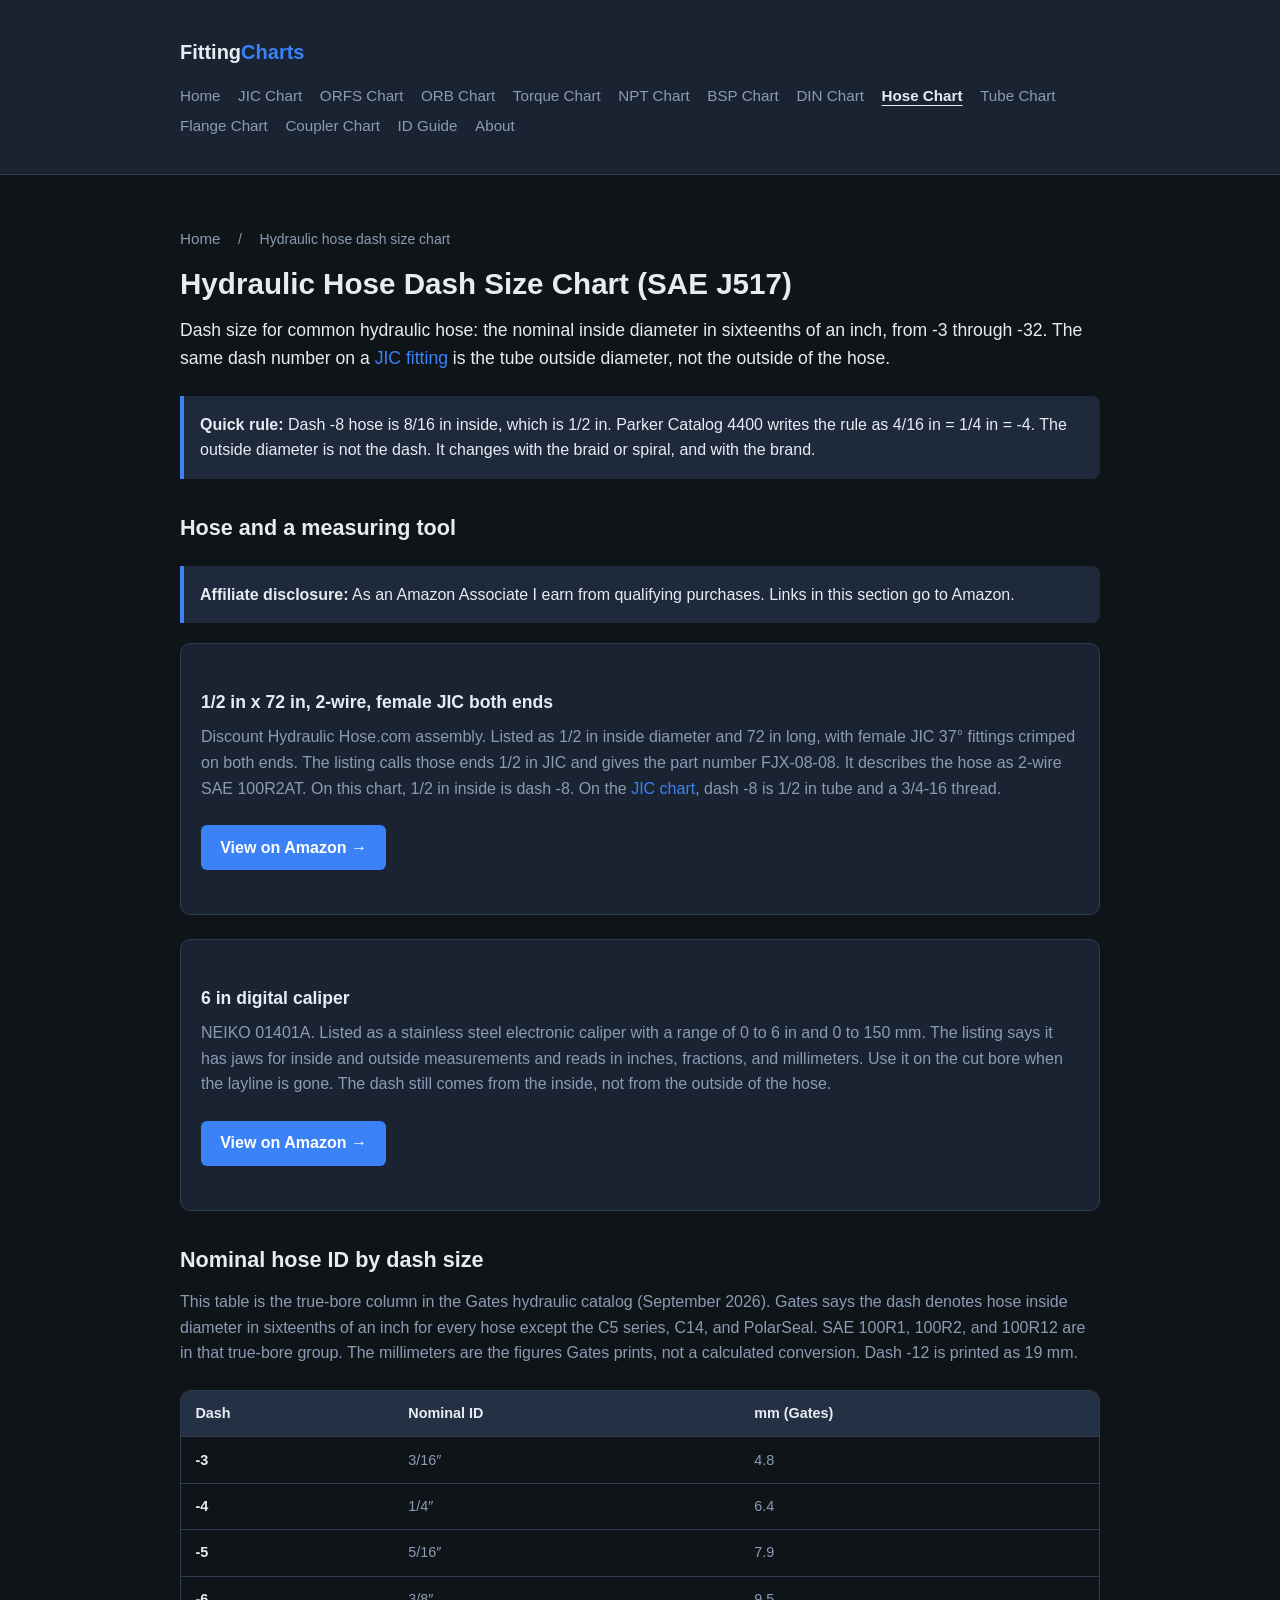
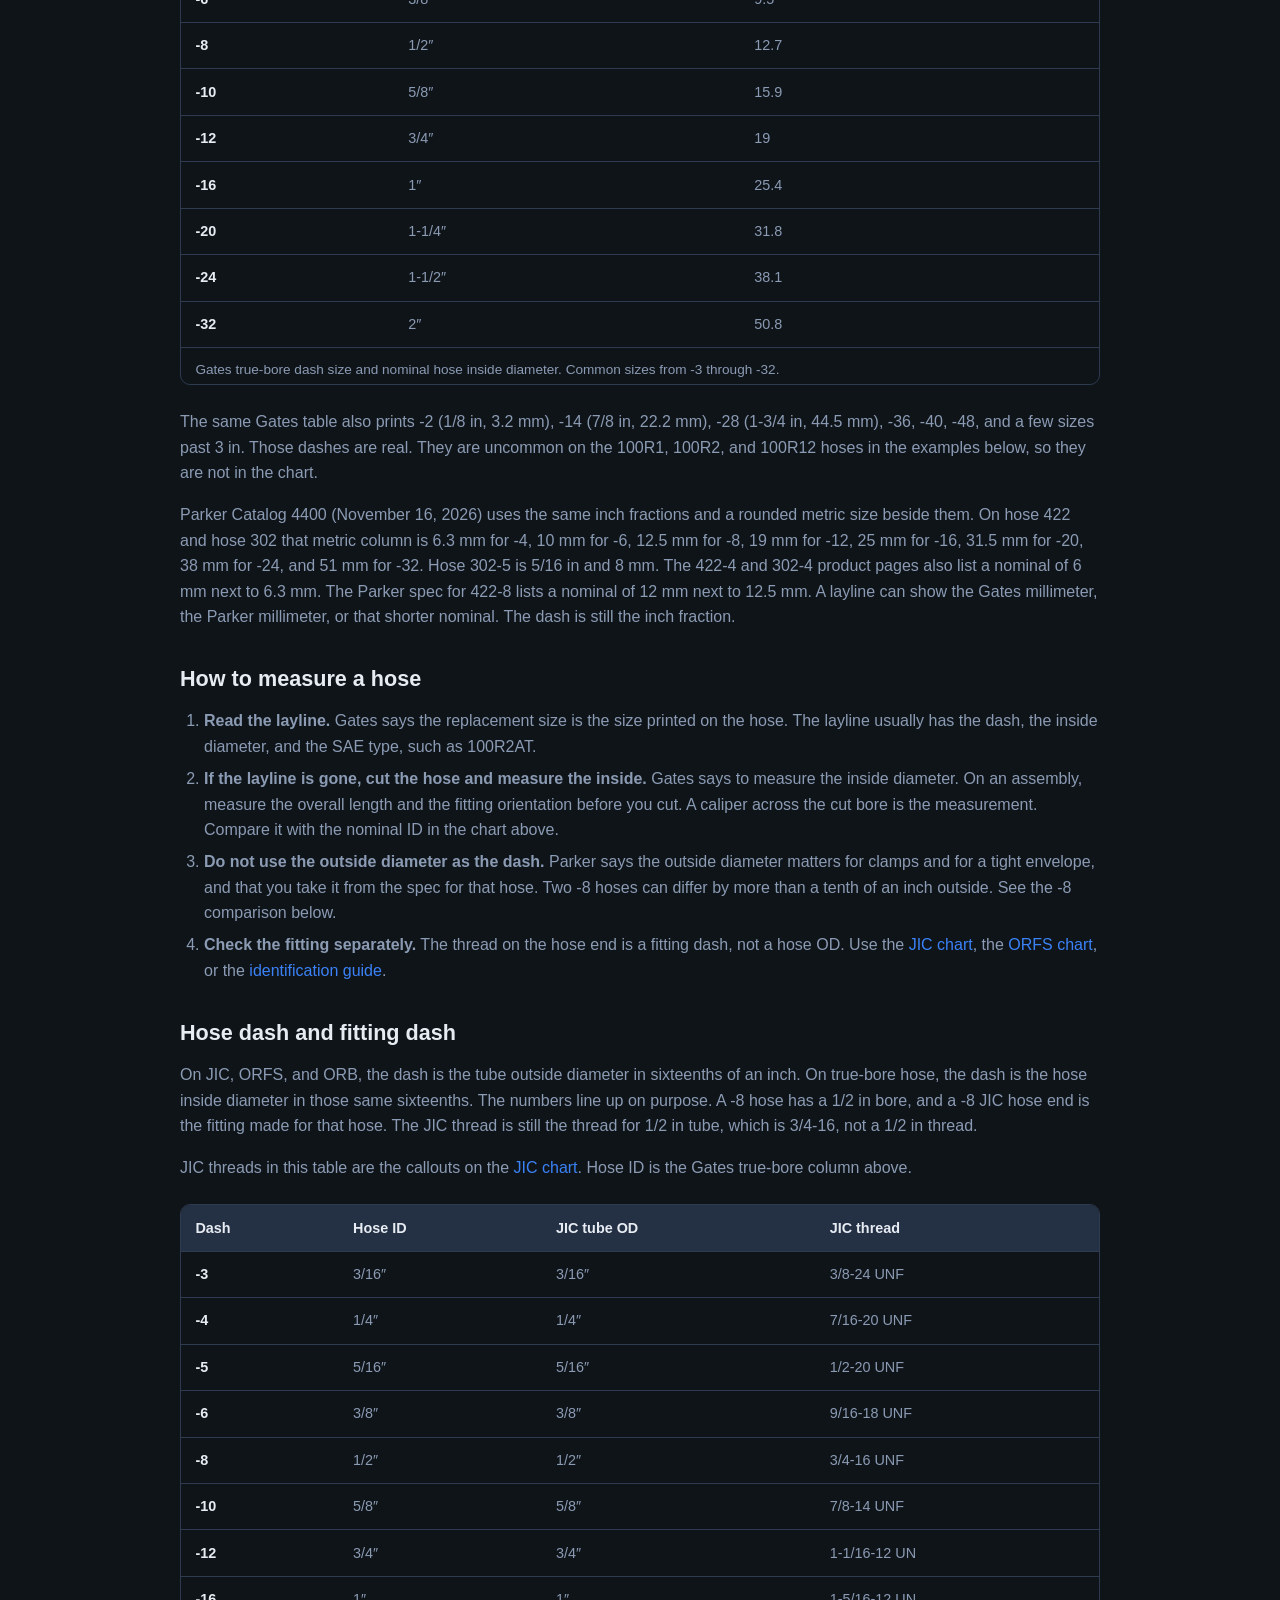
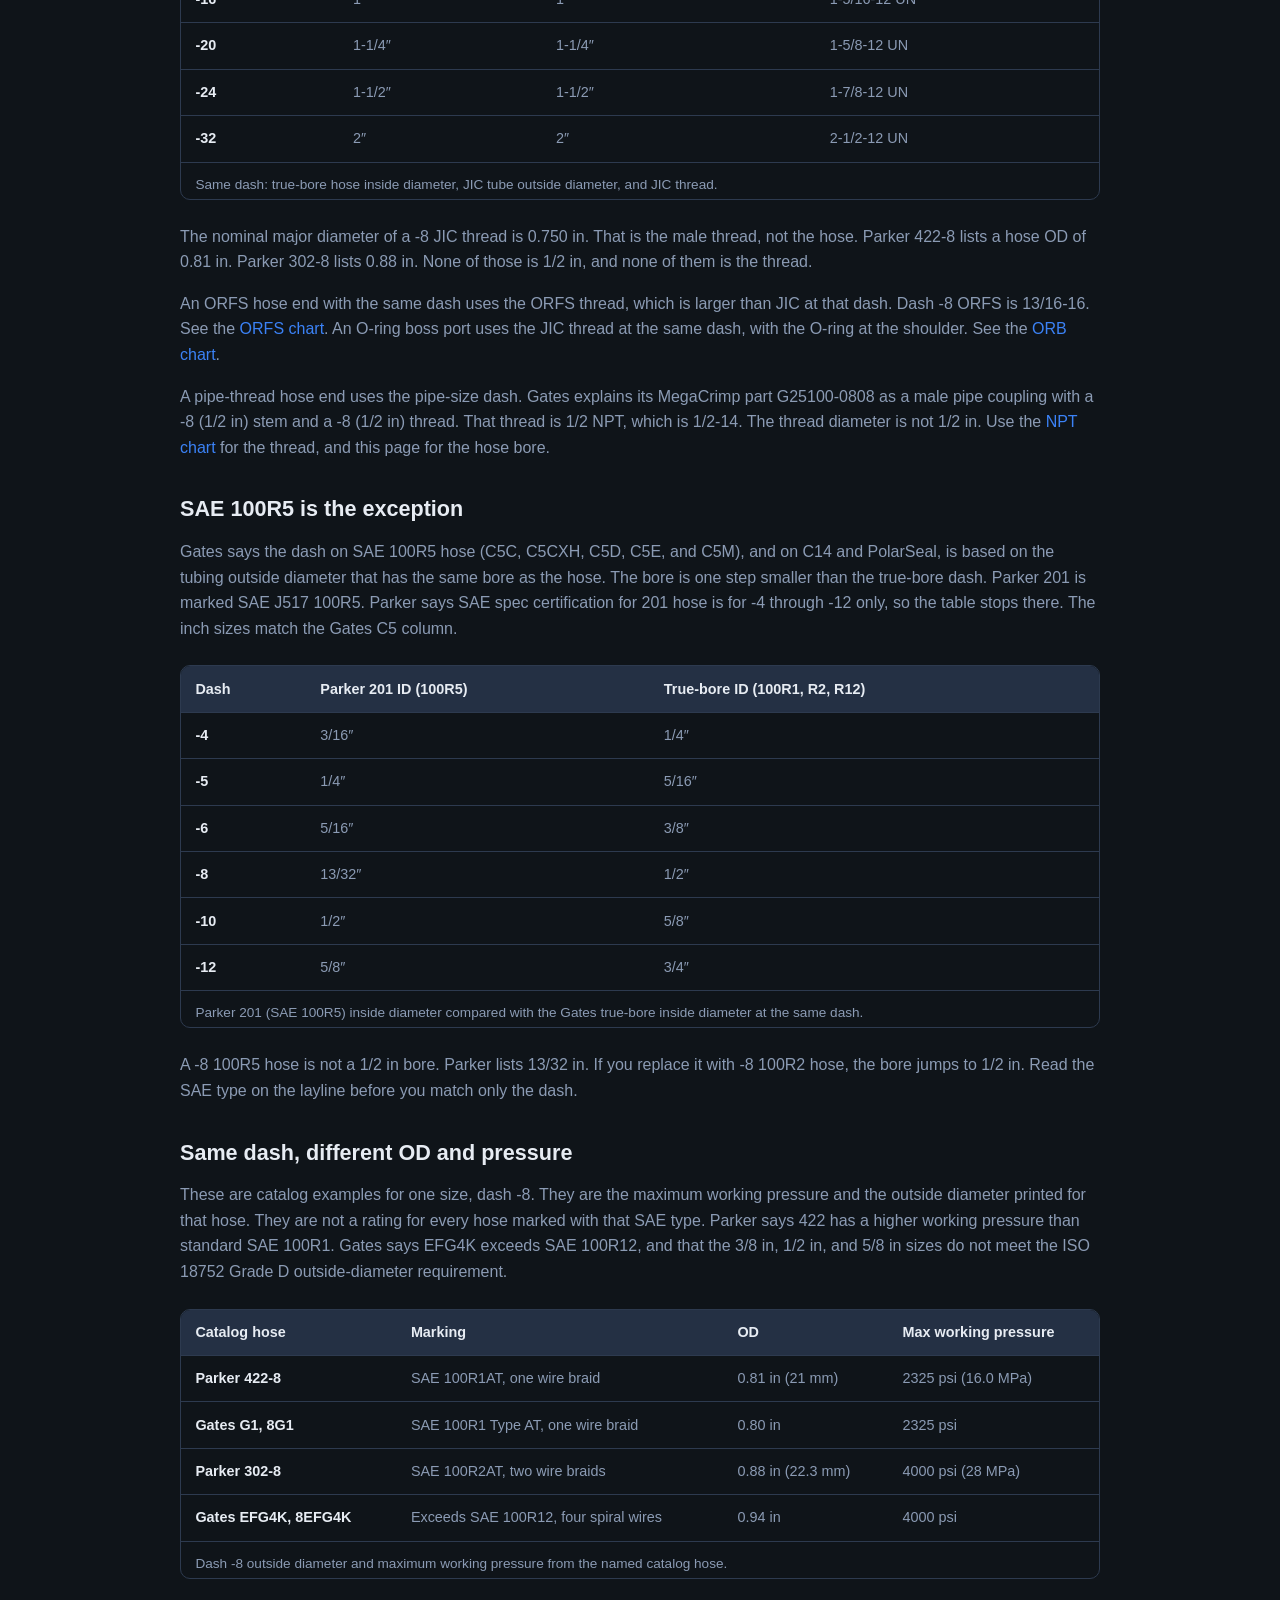
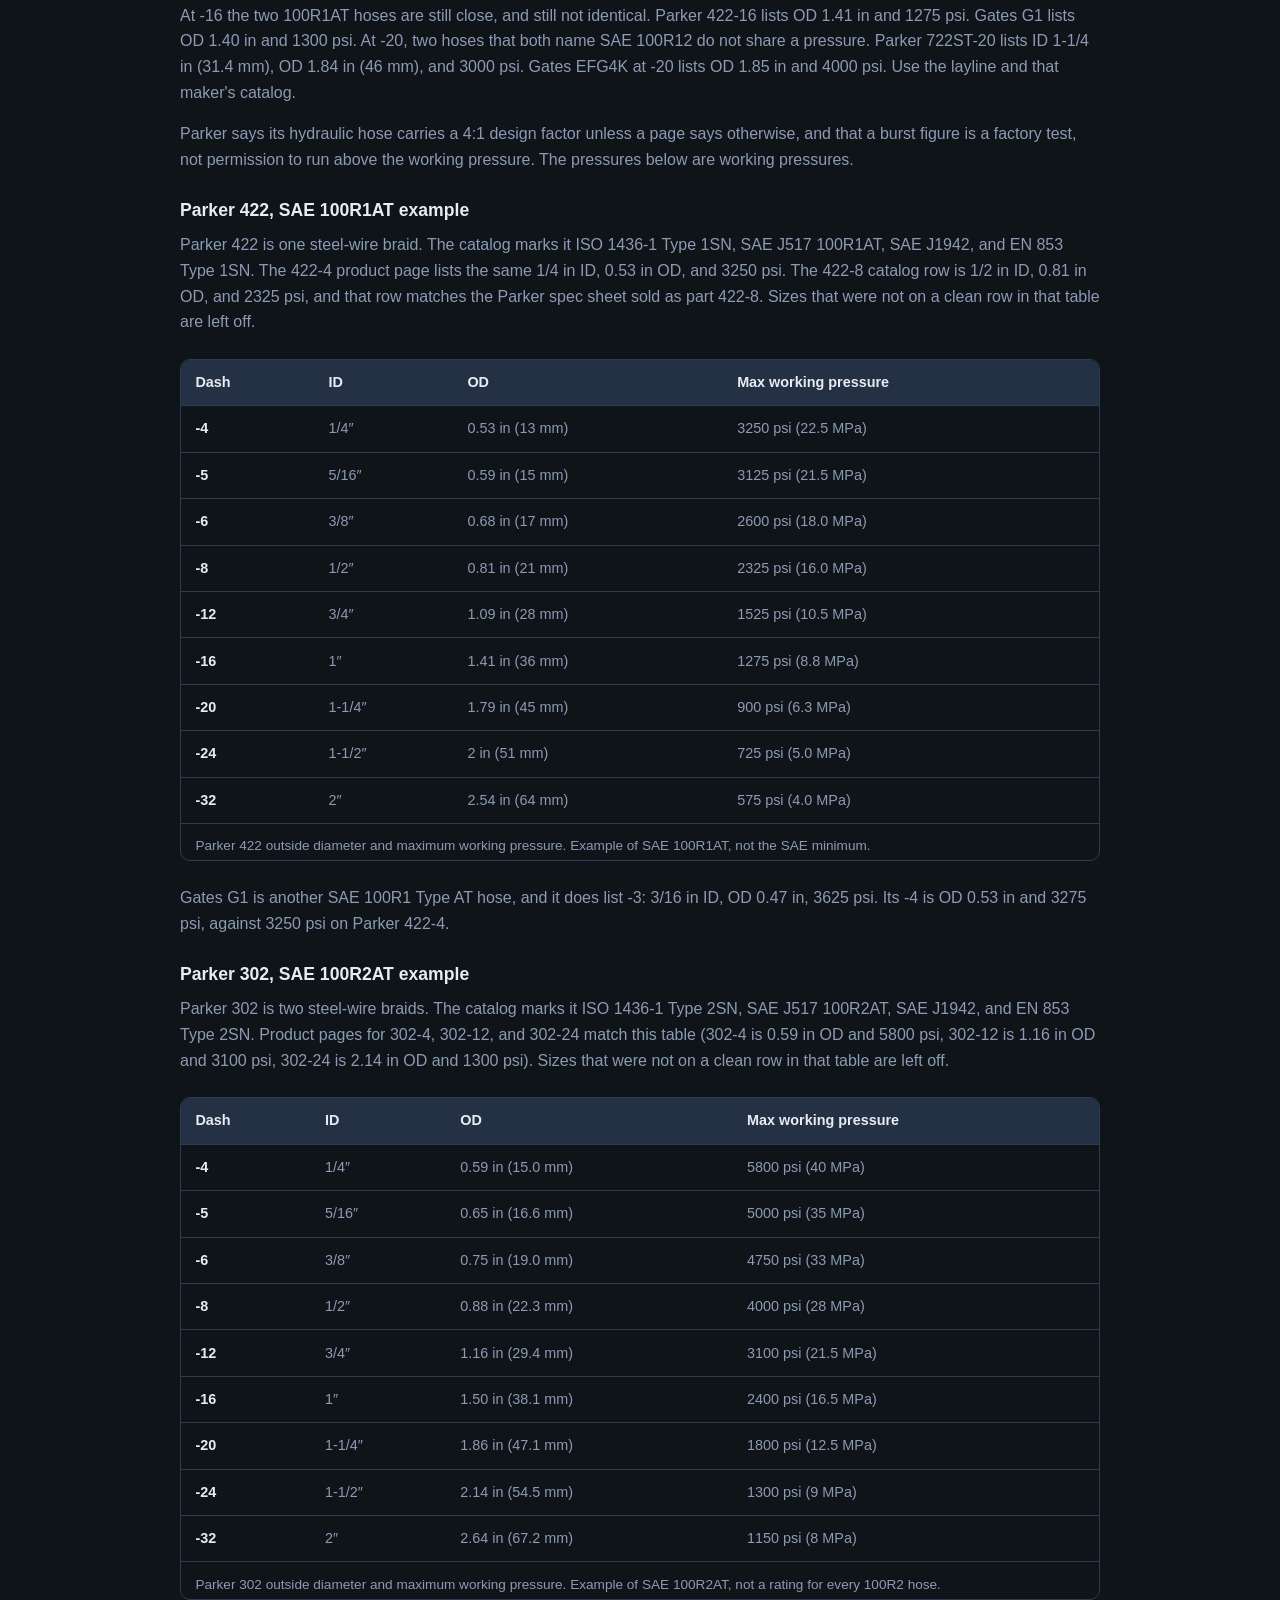
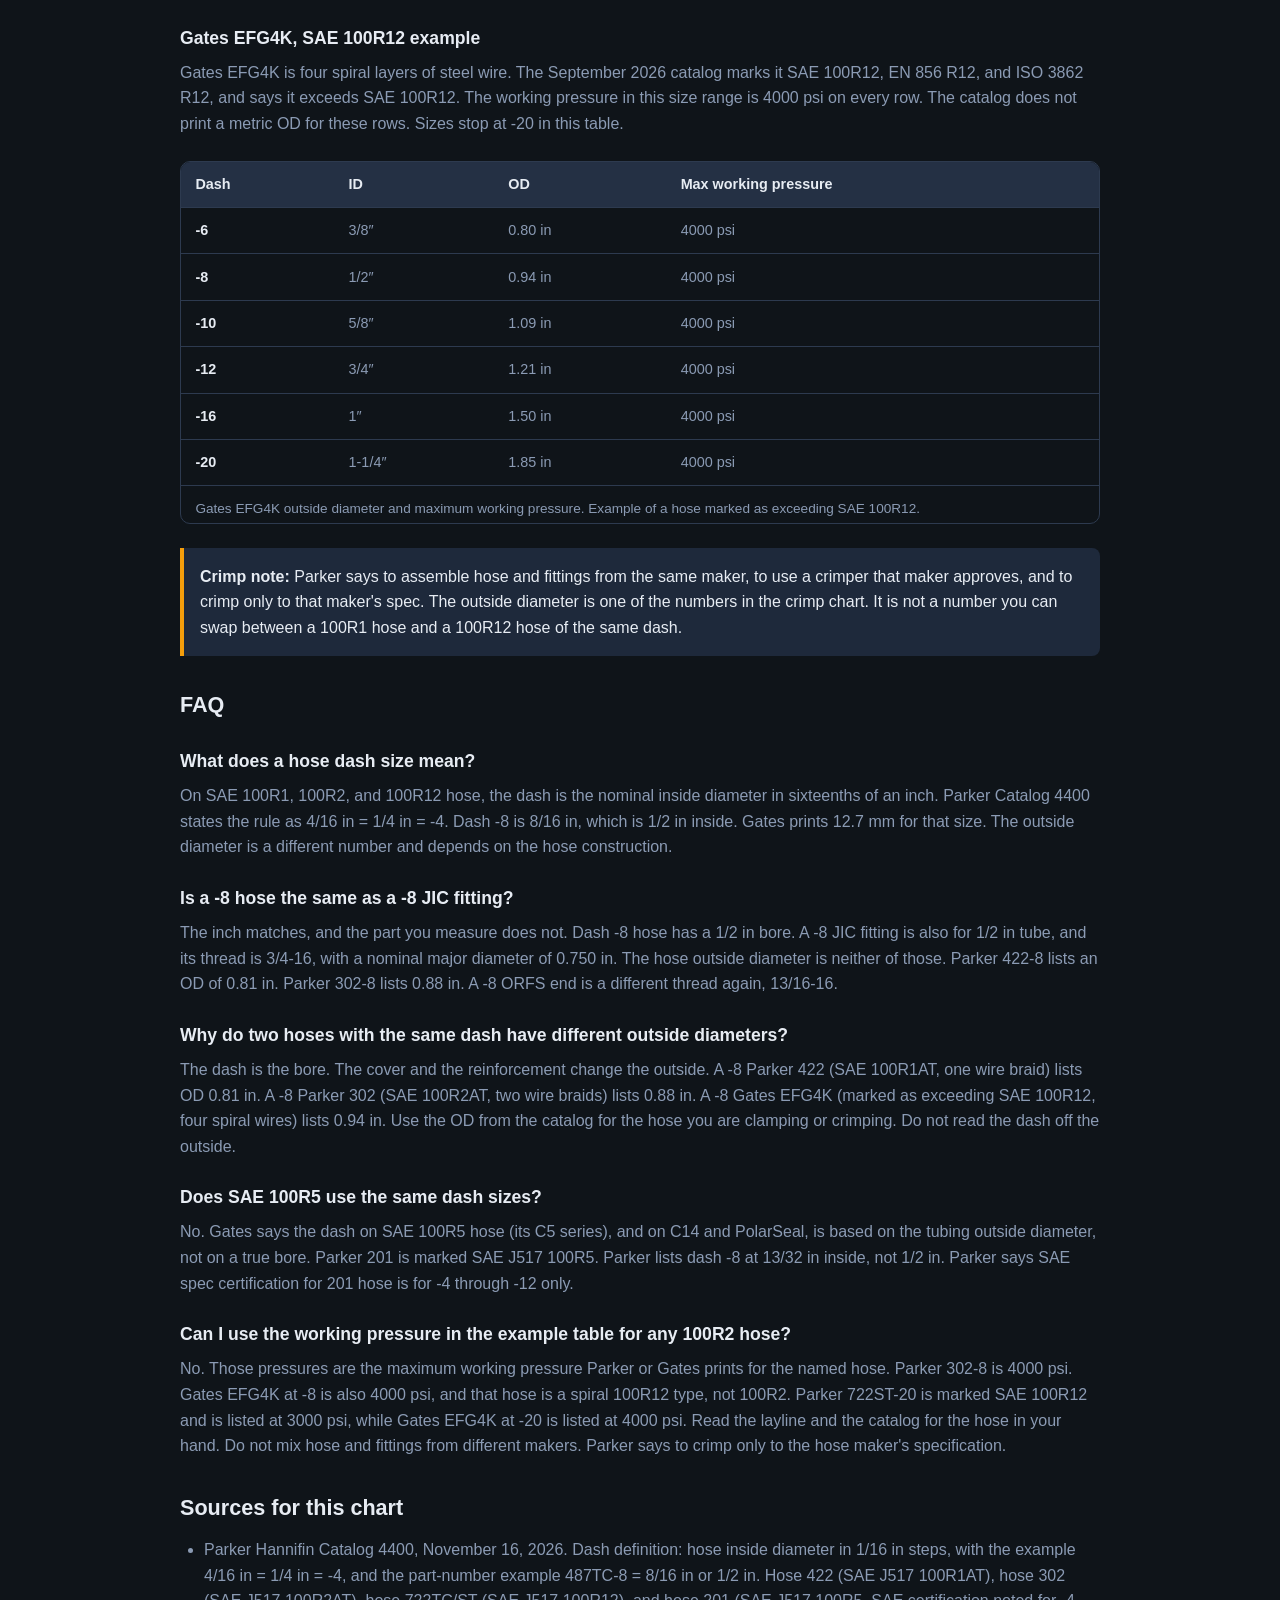
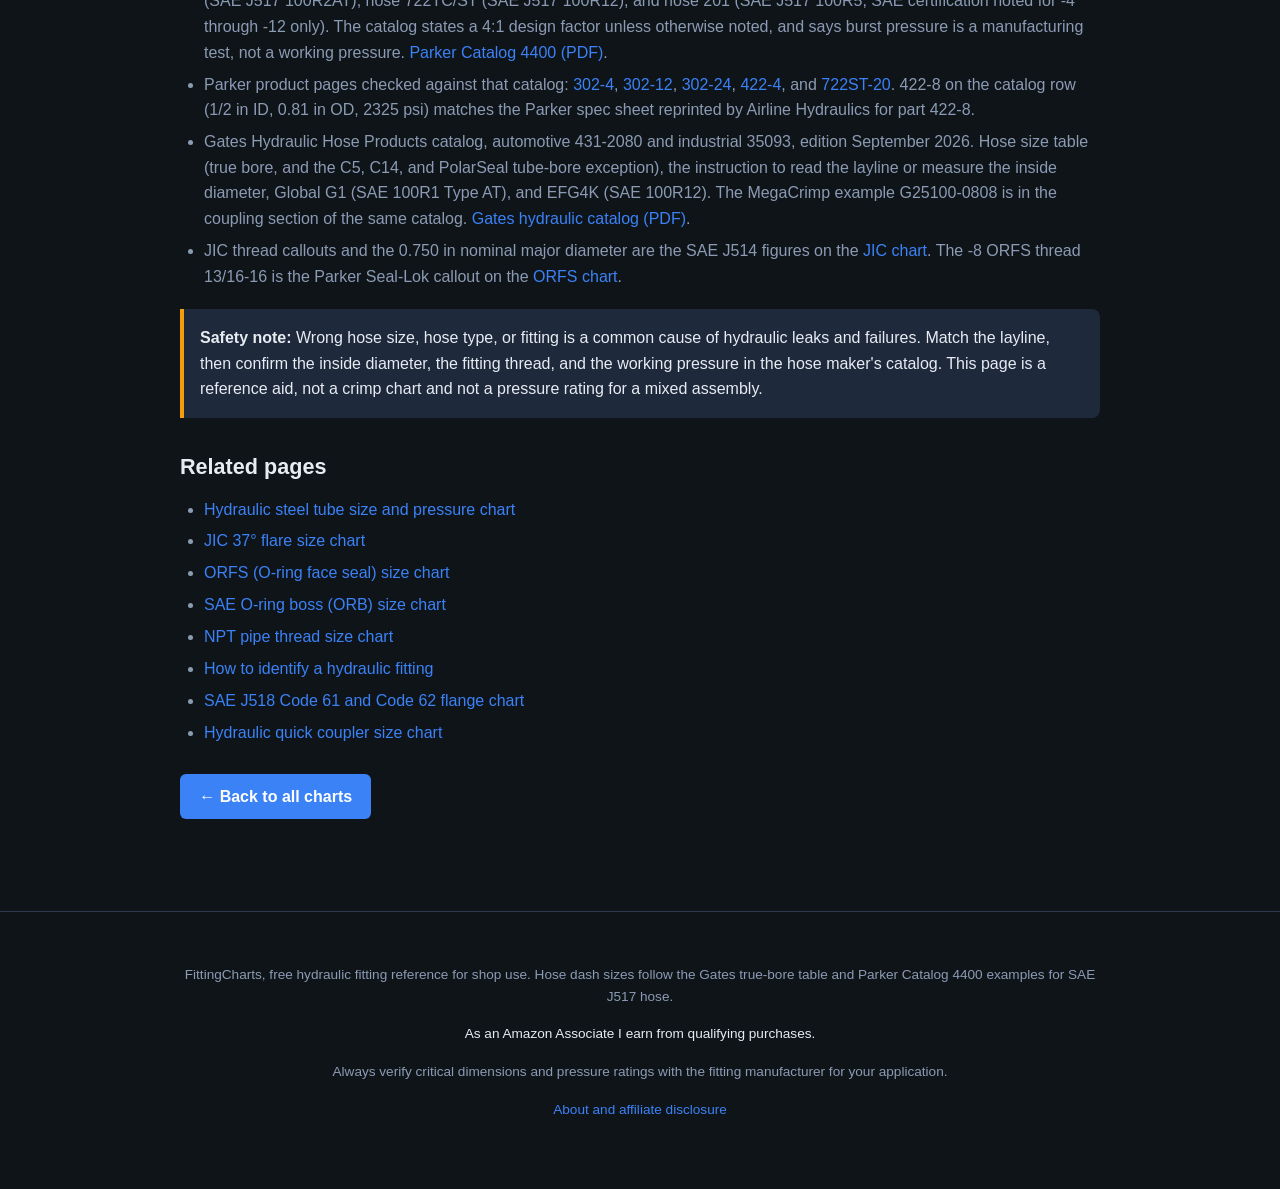
<file: hydraulic-hose-dash-size-chart.html>
<!DOCTYPE html>
<html lang="en">
<head>
  <meta charset="UTF-8">
  <meta name="viewport" content="width=device-width, initial-scale=1">
  <title>Hydraulic Hose Dash Size Chart (SAE J517) - FittingCharts</title>
  <meta name="description" content="Hydraulic hose dash size chart for SAE J517: nominal ID from -3 to -32 in inches and mm, how it differs from a JIC dash, and catalog examples of OD and working pressure.">
  <link rel="canonical" href="https://w-logistics.github.io/fitting-charts/hydraulic-hose-dash-size-chart.html">
  <meta property="og:type" content="article">
  <meta property="og:site_name" content="FittingCharts">
  <meta property="og:title" content="Hydraulic Hose Dash Size Chart (SAE J517) - FittingCharts">
  <meta property="og:description" content="Hydraulic hose dash size chart for SAE J517: nominal ID from -3 to -32 in inches and mm, how it differs from a JIC dash, and catalog examples of OD and working pressure.">
  <meta property="og:url" content="https://w-logistics.github.io/fitting-charts/hydraulic-hose-dash-size-chart.html">
  <link rel="stylesheet" href="styles.css">
  <script type="application/ld+json">
  {
    "@context": "https://schema.org",
    "@graph": [
      {
        "@type": "TechArticle",
        "headline": "Hydraulic Hose Dash Size Chart (SAE J517)",
        "description": "Nominal hydraulic hose inside diameter by dash size, how that dash differs from a JIC or tube dash, and outside diameter and working pressure examples from Parker and Gates catalogs.",
        "url": "https://w-logistics.github.io/fitting-charts/hydraulic-hose-dash-size-chart.html",
        "mainEntityOfPage": "https://w-logistics.github.io/fitting-charts/hydraulic-hose-dash-size-chart.html",
        "author": {
          "@type": "Organization",
          "name": "FittingCharts",
          "url": "https://w-logistics.github.io/fitting-charts/"
        },
        "publisher": {
          "@type": "Organization",
          "name": "FittingCharts",
          "url": "https://w-logistics.github.io/fitting-charts/"
        }
      },
      {
        "@type": "BreadcrumbList",
        "itemListElement": [
          {
            "@type": "ListItem",
            "position": 1,
            "name": "Home",
            "item": "https://w-logistics.github.io/fitting-charts/"
          },
          {
            "@type": "ListItem",
            "position": 2,
            "name": "Hydraulic hose dash size chart",
            "item": "https://w-logistics.github.io/fitting-charts/hydraulic-hose-dash-size-chart.html"
          }
        ]
      },
      {
        "@type": "FAQPage",
        "mainEntity": [
          {
            "@type": "Question",
            "name": "What does a hose dash size mean?",
            "acceptedAnswer": {
              "@type": "Answer",
              "text": "On SAE 100R1, 100R2, and 100R12 hose, the dash is the nominal inside diameter in sixteenths of an inch. Parker Catalog 4400 states the rule as 4/16 in = 1/4 in = -4. Dash -8 is 8/16 in, which is 1/2 in inside. Gates prints 12.7 mm for that size. The outside diameter is a different number and depends on the hose construction."
            }
          },
          {
            "@type": "Question",
            "name": "Is a -8 hose the same as a -8 JIC fitting?",
            "acceptedAnswer": {
              "@type": "Answer",
              "text": "The inch matches, and the part you measure does not. Dash -8 hose has a 1/2 in bore. A -8 JIC fitting is also for 1/2 in tube, and its thread is 3/4-16, with a nominal major diameter of 0.750 in. The hose outside diameter is neither of those. Parker 422-8 lists an OD of 0.81 in. Parker 302-8 lists 0.88 in. A -8 ORFS end is a different thread again, 13/16-16."
            }
          },
          {
            "@type": "Question",
            "name": "Why do two hoses with the same dash have different outside diameters?",
            "acceptedAnswer": {
              "@type": "Answer",
              "text": "The dash is the bore. The cover and the reinforcement change the outside. A -8 Parker 422 (SAE 100R1AT, one wire braid) lists OD 0.81 in. A -8 Parker 302 (SAE 100R2AT, two wire braids) lists 0.88 in. A -8 Gates EFG4K (marked as exceeding SAE 100R12, four spiral wires) lists 0.94 in. Use the OD from the catalog for the hose you are clamping or crimping. Do not read the dash off the outside."
            }
          },
          {
            "@type": "Question",
            "name": "Does SAE 100R5 use the same dash sizes?",
            "acceptedAnswer": {
              "@type": "Answer",
              "text": "No. Gates says the dash on SAE 100R5 hose (its C5 series), and on C14 and PolarSeal, is based on the tubing outside diameter, not on a true bore. Parker 201 is marked SAE J517 100R5. Parker lists dash -8 at 13/32 in inside, not 1/2 in. Parker says SAE spec certification for 201 hose is for -4 through -12 only."
            }
          },
          {
            "@type": "Question",
            "name": "Can I use the working pressure in the example table for any 100R2 hose?",
            "acceptedAnswer": {
              "@type": "Answer",
              "text": "No. Those pressures are the maximum working pressure Parker or Gates prints for the named hose. Parker 302-8 is 4000 psi. Gates EFG4K at -8 is also 4000 psi, and that hose is a spiral 100R12 type, not 100R2. Parker 722ST-20 is marked SAE 100R12 and is listed at 3000 psi, while Gates EFG4K at -20 is listed at 4000 psi. Read the layline and the catalog for the hose in your hand. Do not mix hose and fittings from different makers. Parker says to crimp only to the hose maker's specification."
            }
          }
        ]
      }
    ]
  }
  </script>
</head>
<body>
  <header>
    <div class="container">
      <div class="logo">Fitting<span>Charts</span></div>
      <nav aria-label="Primary">
        <a href="index.html">Home</a>
        <a href="jic-fitting-size-chart.html">JIC Chart</a>
        <a href="orfs-fitting-size-chart.html">ORFS Chart</a>
        <a href="sae-o-ring-boss-orb-fitting-chart.html">ORB Chart</a>
        <a href="hydraulic-fitting-torque-chart.html">Torque Chart</a>
        <a href="npt-thread-size-chart.html">NPT Chart</a>
        <a href="bspp-bspt-thread-size-chart.html">BSP Chart</a>
        <a href="din-2353-24-degree-cone-fitting-chart.html">DIN Chart</a>
        <a href="hydraulic-hose-dash-size-chart.html" aria-current="page">Hose Chart</a>
        <a href="hydraulic-tube-size-pressure-chart.html">Tube Chart</a>
        <a href="sae-j518-code-61-62-flange-chart.html">Flange Chart</a>
        <a href="hydraulic-quick-coupler-size-chart.html">Coupler Chart</a>
        <a href="how-to-identify-hydraulic-fittings.html">ID Guide</a>
        <a href="disclosure.html">About</a>
      </nav>
    </div>
  </header>

  <main class="container">
    <nav class="breadcrumb" aria-label="Breadcrumb">
      <a href="index.html">Home</a>
      <span aria-hidden="true"> / </span>
      <span aria-current="page">Hydraulic hose dash size chart</span>
    </nav>

    <h1>Hydraulic Hose Dash Size Chart (SAE J517)</h1>
    <p class="lead">Dash size for common hydraulic hose: the nominal inside diameter in sixteenths of an inch, from -3 through -32. The same dash number on a <a href="jic-fitting-size-chart.html">JIC fitting</a> is the tube outside diameter, not the outside of the hose.</p>

    <div class="note">
      <strong>Quick rule:</strong> Dash -8 hose is 8/16 in inside, which is 1/2 in. Parker Catalog 4400 writes the rule as 4/16 in = 1/4 in = -4. The outside diameter is not the dash. It changes with the braid or spiral, and with the brand.
    </div>

    <h2>Hose and a measuring tool</h2>
    <div class="note">
      <strong>Affiliate disclosure:</strong> As an Amazon Associate I earn from qualifying purchases. Links in this section go to Amazon.
    </div>

    <div class="card">
      <h3>1/2 in x 72 in, 2-wire, female JIC both ends</h3>
      <p>Discount Hydraulic Hose.com assembly. Listed as 1/2 in inside diameter and 72 in long, with female JIC 37° fittings crimped on both ends. The listing calls those ends 1/2 in JIC and gives the part number FJX-08-08. It describes the hose as 2-wire SAE 100R2AT. On this chart, 1/2 in inside is dash -8. On the <a href="jic-fitting-size-chart.html">JIC chart</a>, dash -8 is 1/2 in tube and a 3/4-16 thread.</p>
      <p>
        <a href="https://www.amazon.com/dp/B0B9HMDW14?tag=wlogistics-20" class="btn" target="_blank" rel="sponsored noopener">View on Amazon →</a>
      </p>
    </div>

    <div class="card">
      <h3>6 in digital caliper</h3>
      <p>NEIKO 01401A. Listed as a stainless steel electronic caliper with a range of 0 to 6 in and 0 to 150 mm. The listing says it has jaws for inside and outside measurements and reads in inches, fractions, and millimeters. Use it on the cut bore when the layline is gone. The dash still comes from the inside, not from the outside of the hose.</p>
      <p>
        <a href="https://www.amazon.com/dp/B076DS19WQ?tag=wlogistics-20" class="btn" target="_blank" rel="sponsored noopener">View on Amazon →</a>
      </p>
    </div>

    <h2>Nominal hose ID by dash size</h2>
    <p>This table is the true-bore column in the Gates hydraulic catalog (September 2026). Gates says the dash denotes hose inside diameter in sixteenths of an inch for every hose except the C5 series, C14, and PolarSeal. SAE 100R1, 100R2, and 100R12 are in that true-bore group. The millimeters are the figures Gates prints, not a calculated conversion. Dash -12 is printed as 19 mm.</p>
    <div class="table-wrap">
      <table>
        <caption>Gates true-bore dash size and nominal hose inside diameter. Common sizes from -3 through -32.</caption>
        <thead>
          <tr>
            <th scope="col">Dash</th>
            <th scope="col">Nominal ID</th>
            <th scope="col">mm (Gates)</th>
          </tr>
        </thead>
        <tbody>
          <tr><td>-3</td><td>3/16″</td><td>4.8</td></tr>
          <tr><td>-4</td><td>1/4″</td><td>6.4</td></tr>
          <tr><td>-5</td><td>5/16″</td><td>7.9</td></tr>
          <tr><td>-6</td><td>3/8″</td><td>9.5</td></tr>
          <tr><td>-8</td><td>1/2″</td><td>12.7</td></tr>
          <tr><td>-10</td><td>5/8″</td><td>15.9</td></tr>
          <tr><td>-12</td><td>3/4″</td><td>19</td></tr>
          <tr><td>-16</td><td>1″</td><td>25.4</td></tr>
          <tr><td>-20</td><td>1-1/4″</td><td>31.8</td></tr>
          <tr><td>-24</td><td>1-1/2″</td><td>38.1</td></tr>
          <tr><td>-32</td><td>2″</td><td>50.8</td></tr>
        </tbody>
      </table>
    </div>
    <p>The same Gates table also prints -2 (1/8 in, 3.2 mm), -14 (7/8 in, 22.2 mm), -28 (1-3/4 in, 44.5 mm), -36, -40, -48, and a few sizes past 3 in. Those dashes are real. They are uncommon on the 100R1, 100R2, and 100R12 hoses in the examples below, so they are not in the chart.</p>
    <p>Parker Catalog 4400 (November 16, 2026) uses the same inch fractions and a rounded metric size beside them. On hose 422 and hose 302 that metric column is 6.3 mm for -4, 10 mm for -6, 12.5 mm for -8, 19 mm for -12, 25 mm for -16, 31.5 mm for -20, 38 mm for -24, and 51 mm for -32. Hose 302-5 is 5/16 in and 8 mm. The 422-4 and 302-4 product pages also list a nominal of 6 mm next to 6.3 mm. The Parker spec for 422-8 lists a nominal of 12 mm next to 12.5 mm. A layline can show the Gates millimeter, the Parker millimeter, or that shorter nominal. The dash is still the inch fraction.</p>

    <h2>How to measure a hose</h2>
    <ol>
      <li><strong>Read the layline.</strong> Gates says the replacement size is the size printed on the hose. The layline usually has the dash, the inside diameter, and the SAE type, such as 100R2AT.</li>
      <li><strong>If the layline is gone, cut the hose and measure the inside.</strong> Gates says to measure the inside diameter. On an assembly, measure the overall length and the fitting orientation before you cut. A caliper across the cut bore is the measurement. Compare it with the nominal ID in the chart above.</li>
      <li><strong>Do not use the outside diameter as the dash.</strong> Parker says the outside diameter matters for clamps and for a tight envelope, and that you take it from the spec for that hose. Two -8 hoses can differ by more than a tenth of an inch outside. See the -8 comparison below.</li>
      <li><strong>Check the fitting separately.</strong> The thread on the hose end is a fitting dash, not a hose OD. Use the <a href="jic-fitting-size-chart.html">JIC chart</a>, the <a href="orfs-fitting-size-chart.html">ORFS chart</a>, or the <a href="how-to-identify-hydraulic-fittings.html">identification guide</a>.</li>
    </ol>

    <h2>Hose dash and fitting dash</h2>
    <p>On JIC, ORFS, and ORB, the dash is the tube outside diameter in sixteenths of an inch. On true-bore hose, the dash is the hose inside diameter in those same sixteenths. The numbers line up on purpose. A -8 hose has a 1/2 in bore, and a -8 JIC hose end is the fitting made for that hose. The JIC thread is still the thread for 1/2 in tube, which is 3/4-16, not a 1/2 in thread.</p>
    <p>JIC threads in this table are the callouts on the <a href="jic-fitting-size-chart.html">JIC chart</a>. Hose ID is the Gates true-bore column above.</p>
    <div class="table-wrap">
      <table>
        <caption>Same dash: true-bore hose inside diameter, JIC tube outside diameter, and JIC thread.</caption>
        <thead>
          <tr>
            <th scope="col">Dash</th>
            <th scope="col">Hose ID</th>
            <th scope="col">JIC tube OD</th>
            <th scope="col">JIC thread</th>
          </tr>
        </thead>
        <tbody>
          <tr><td>-3</td><td>3/16″</td><td>3/16″</td><td>3/8-24 UNF</td></tr>
          <tr><td>-4</td><td>1/4″</td><td>1/4″</td><td>7/16-20 UNF</td></tr>
          <tr><td>-5</td><td>5/16″</td><td>5/16″</td><td>1/2-20 UNF</td></tr>
          <tr><td>-6</td><td>3/8″</td><td>3/8″</td><td>9/16-18 UNF</td></tr>
          <tr><td>-8</td><td>1/2″</td><td>1/2″</td><td>3/4-16 UNF</td></tr>
          <tr><td>-10</td><td>5/8″</td><td>5/8″</td><td>7/8-14 UNF</td></tr>
          <tr><td>-12</td><td>3/4″</td><td>3/4″</td><td>1-1/16-12 UN</td></tr>
          <tr><td>-16</td><td>1″</td><td>1″</td><td>1-5/16-12 UN</td></tr>
          <tr><td>-20</td><td>1-1/4″</td><td>1-1/4″</td><td>1-5/8-12 UN</td></tr>
          <tr><td>-24</td><td>1-1/2″</td><td>1-1/2″</td><td>1-7/8-12 UN</td></tr>
          <tr><td>-32</td><td>2″</td><td>2″</td><td>2-1/2-12 UN</td></tr>
        </tbody>
      </table>
    </div>
    <p>The nominal major diameter of a -8 JIC thread is 0.750 in. That is the male thread, not the hose. Parker 422-8 lists a hose OD of 0.81 in. Parker 302-8 lists 0.88 in. None of those is 1/2 in, and none of them is the thread.</p>
    <p>An ORFS hose end with the same dash uses the ORFS thread, which is larger than JIC at that dash. Dash -8 ORFS is 13/16-16. See the <a href="orfs-fitting-size-chart.html">ORFS chart</a>. An O-ring boss port uses the JIC thread at the same dash, with the O-ring at the shoulder. See the <a href="sae-o-ring-boss-orb-fitting-chart.html">ORB chart</a>.</p>
    <p>A pipe-thread hose end uses the pipe-size dash. Gates explains its MegaCrimp part G25100-0808 as a male pipe coupling with a -8 (1/2 in) stem and a -8 (1/2 in) thread. That thread is 1/2 NPT, which is 1/2-14. The thread diameter is not 1/2 in. Use the <a href="npt-thread-size-chart.html">NPT chart</a> for the thread, and this page for the hose bore.</p>

    <h2>SAE 100R5 is the exception</h2>
    <p>Gates says the dash on SAE 100R5 hose (C5C, C5CXH, C5D, C5E, and C5M), and on C14 and PolarSeal, is based on the tubing outside diameter that has the same bore as the hose. The bore is one step smaller than the true-bore dash. Parker 201 is marked SAE J517 100R5. Parker says SAE spec certification for 201 hose is for -4 through -12 only, so the table stops there. The inch sizes match the Gates C5 column.</p>
    <div class="table-wrap">
      <table>
        <caption>Parker 201 (SAE 100R5) inside diameter compared with the Gates true-bore inside diameter at the same dash.</caption>
        <thead>
          <tr>
            <th scope="col">Dash</th>
            <th scope="col">Parker 201 ID (100R5)</th>
            <th scope="col">True-bore ID (100R1, R2, R12)</th>
          </tr>
        </thead>
        <tbody>
          <tr><td>-4</td><td>3/16″</td><td>1/4″</td></tr>
          <tr><td>-5</td><td>1/4″</td><td>5/16″</td></tr>
          <tr><td>-6</td><td>5/16″</td><td>3/8″</td></tr>
          <tr><td>-8</td><td>13/32″</td><td>1/2″</td></tr>
          <tr><td>-10</td><td>1/2″</td><td>5/8″</td></tr>
          <tr><td>-12</td><td>5/8″</td><td>3/4″</td></tr>
        </tbody>
      </table>
    </div>
    <p>A -8 100R5 hose is not a 1/2 in bore. Parker lists 13/32 in. If you replace it with -8 100R2 hose, the bore jumps to 1/2 in. Read the SAE type on the layline before you match only the dash.</p>

    <h2>Same dash, different OD and pressure</h2>
    <p>These are catalog examples for one size, dash -8. They are the maximum working pressure and the outside diameter printed for that hose. They are not a rating for every hose marked with that SAE type. Parker says 422 has a higher working pressure than standard SAE 100R1. Gates says EFG4K exceeds SAE 100R12, and that the 3/8 in, 1/2 in, and 5/8 in sizes do not meet the ISO 18752 Grade D outside-diameter requirement.</p>
    <div class="table-wrap">
      <table>
        <caption>Dash -8 outside diameter and maximum working pressure from the named catalog hose.</caption>
        <thead>
          <tr>
            <th scope="col">Catalog hose</th>
            <th scope="col">Marking</th>
            <th scope="col">OD</th>
            <th scope="col">Max working pressure</th>
          </tr>
        </thead>
        <tbody>
          <tr><td>Parker 422-8</td><td>SAE 100R1AT, one wire braid</td><td>0.81 in (21 mm)</td><td>2325 psi (16.0 MPa)</td></tr>
          <tr><td>Gates G1, 8G1</td><td>SAE 100R1 Type AT, one wire braid</td><td>0.80 in</td><td>2325 psi</td></tr>
          <tr><td>Parker 302-8</td><td>SAE 100R2AT, two wire braids</td><td>0.88 in (22.3 mm)</td><td>4000 psi (28 MPa)</td></tr>
          <tr><td>Gates EFG4K, 8EFG4K</td><td>Exceeds SAE 100R12, four spiral wires</td><td>0.94 in</td><td>4000 psi</td></tr>
        </tbody>
      </table>
    </div>
    <p>At -16 the two 100R1AT hoses are still close, and still not identical. Parker 422-16 lists OD 1.41 in and 1275 psi. Gates G1 lists OD 1.40 in and 1300 psi. At -20, two hoses that both name SAE 100R12 do not share a pressure. Parker 722ST-20 lists ID 1-1/4 in (31.4 mm), OD 1.84 in (46 mm), and 3000 psi. Gates EFG4K at -20 lists OD 1.85 in and 4000 psi. Use the layline and that maker's catalog.</p>
    <p>Parker says its hydraulic hose carries a 4:1 design factor unless a page says otherwise, and that a burst figure is a factory test, not permission to run above the working pressure. The pressures below are working pressures.</p>

    <h3>Parker 422, SAE 100R1AT example</h3>
    <p>Parker 422 is one steel-wire braid. The catalog marks it ISO 1436-1 Type 1SN, SAE J517 100R1AT, SAE J1942, and EN 853 Type 1SN. The 422-4 product page lists the same 1/4 in ID, 0.53 in OD, and 3250 psi. The 422-8 catalog row is 1/2 in ID, 0.81 in OD, and 2325 psi, and that row matches the Parker spec sheet sold as part 422-8. Sizes that were not on a clean row in that table are left off.</p>
    <div class="table-wrap">
      <table>
        <caption>Parker 422 outside diameter and maximum working pressure. Example of SAE 100R1AT, not the SAE minimum.</caption>
        <thead>
          <tr>
            <th scope="col">Dash</th>
            <th scope="col">ID</th>
            <th scope="col">OD</th>
            <th scope="col">Max working pressure</th>
          </tr>
        </thead>
        <tbody>
          <tr><td>-4</td><td>1/4″</td><td>0.53 in (13 mm)</td><td>3250 psi (22.5 MPa)</td></tr>
          <tr><td>-5</td><td>5/16″</td><td>0.59 in (15 mm)</td><td>3125 psi (21.5 MPa)</td></tr>
          <tr><td>-6</td><td>3/8″</td><td>0.68 in (17 mm)</td><td>2600 psi (18.0 MPa)</td></tr>
          <tr><td>-8</td><td>1/2″</td><td>0.81 in (21 mm)</td><td>2325 psi (16.0 MPa)</td></tr>
          <tr><td>-12</td><td>3/4″</td><td>1.09 in (28 mm)</td><td>1525 psi (10.5 MPa)</td></tr>
          <tr><td>-16</td><td>1″</td><td>1.41 in (36 mm)</td><td>1275 psi (8.8 MPa)</td></tr>
          <tr><td>-20</td><td>1-1/4″</td><td>1.79 in (45 mm)</td><td>900 psi (6.3 MPa)</td></tr>
          <tr><td>-24</td><td>1-1/2″</td><td>2 in (51 mm)</td><td>725 psi (5.0 MPa)</td></tr>
          <tr><td>-32</td><td>2″</td><td>2.54 in (64 mm)</td><td>575 psi (4.0 MPa)</td></tr>
        </tbody>
      </table>
    </div>
    <p>Gates G1 is another SAE 100R1 Type AT hose, and it does list -3: 3/16 in ID, OD 0.47 in, 3625 psi. Its -4 is OD 0.53 in and 3275 psi, against 3250 psi on Parker 422-4.</p>

    <h3>Parker 302, SAE 100R2AT example</h3>
    <p>Parker 302 is two steel-wire braids. The catalog marks it ISO 1436-1 Type 2SN, SAE J517 100R2AT, SAE J1942, and EN 853 Type 2SN. Product pages for 302-4, 302-12, and 302-24 match this table (302-4 is 0.59 in OD and 5800 psi, 302-12 is 1.16 in OD and 3100 psi, 302-24 is 2.14 in OD and 1300 psi). Sizes that were not on a clean row in that table are left off.</p>
    <div class="table-wrap">
      <table>
        <caption>Parker 302 outside diameter and maximum working pressure. Example of SAE 100R2AT, not a rating for every 100R2 hose.</caption>
        <thead>
          <tr>
            <th scope="col">Dash</th>
            <th scope="col">ID</th>
            <th scope="col">OD</th>
            <th scope="col">Max working pressure</th>
          </tr>
        </thead>
        <tbody>
          <tr><td>-4</td><td>1/4″</td><td>0.59 in (15.0 mm)</td><td>5800 psi (40 MPa)</td></tr>
          <tr><td>-5</td><td>5/16″</td><td>0.65 in (16.6 mm)</td><td>5000 psi (35 MPa)</td></tr>
          <tr><td>-6</td><td>3/8″</td><td>0.75 in (19.0 mm)</td><td>4750 psi (33 MPa)</td></tr>
          <tr><td>-8</td><td>1/2″</td><td>0.88 in (22.3 mm)</td><td>4000 psi (28 MPa)</td></tr>
          <tr><td>-12</td><td>3/4″</td><td>1.16 in (29.4 mm)</td><td>3100 psi (21.5 MPa)</td></tr>
          <tr><td>-16</td><td>1″</td><td>1.50 in (38.1 mm)</td><td>2400 psi (16.5 MPa)</td></tr>
          <tr><td>-20</td><td>1-1/4″</td><td>1.86 in (47.1 mm)</td><td>1800 psi (12.5 MPa)</td></tr>
          <tr><td>-24</td><td>1-1/2″</td><td>2.14 in (54.5 mm)</td><td>1300 psi (9 MPa)</td></tr>
          <tr><td>-32</td><td>2″</td><td>2.64 in (67.2 mm)</td><td>1150 psi (8 MPa)</td></tr>
        </tbody>
      </table>
    </div>

    <h3>Gates EFG4K, SAE 100R12 example</h3>
    <p>Gates EFG4K is four spiral layers of steel wire. The September 2026 catalog marks it SAE 100R12, EN 856 R12, and ISO 3862 R12, and says it exceeds SAE 100R12. The working pressure in this size range is 4000 psi on every row. The catalog does not print a metric OD for these rows. Sizes stop at -20 in this table.</p>
    <div class="table-wrap">
      <table>
        <caption>Gates EFG4K outside diameter and maximum working pressure. Example of a hose marked as exceeding SAE 100R12.</caption>
        <thead>
          <tr>
            <th scope="col">Dash</th>
            <th scope="col">ID</th>
            <th scope="col">OD</th>
            <th scope="col">Max working pressure</th>
          </tr>
        </thead>
        <tbody>
          <tr><td>-6</td><td>3/8″</td><td>0.80 in</td><td>4000 psi</td></tr>
          <tr><td>-8</td><td>1/2″</td><td>0.94 in</td><td>4000 psi</td></tr>
          <tr><td>-10</td><td>5/8″</td><td>1.09 in</td><td>4000 psi</td></tr>
          <tr><td>-12</td><td>3/4″</td><td>1.21 in</td><td>4000 psi</td></tr>
          <tr><td>-16</td><td>1″</td><td>1.50 in</td><td>4000 psi</td></tr>
          <tr><td>-20</td><td>1-1/4″</td><td>1.85 in</td><td>4000 psi</td></tr>
        </tbody>
      </table>
    </div>

    <div class="note warning">
      <strong>Crimp note:</strong> Parker says to assemble hose and fittings from the same maker, to use a crimper that maker approves, and to crimp only to that maker's spec. The outside diameter is one of the numbers in the crimp chart. It is not a number you can swap between a 100R1 hose and a 100R12 hose of the same dash.
    </div>

    <h2>FAQ</h2>
    <h3>What does a hose dash size mean?</h3>
    <p>On SAE 100R1, 100R2, and 100R12 hose, the dash is the nominal inside diameter in sixteenths of an inch. Parker Catalog 4400 states the rule as 4/16 in = 1/4 in = -4. Dash -8 is 8/16 in, which is 1/2 in inside. Gates prints 12.7 mm for that size. The outside diameter is a different number and depends on the hose construction.</p>

    <h3>Is a -8 hose the same as a -8 JIC fitting?</h3>
    <p>The inch matches, and the part you measure does not. Dash -8 hose has a 1/2 in bore. A -8 JIC fitting is also for 1/2 in tube, and its thread is 3/4-16, with a nominal major diameter of 0.750 in. The hose outside diameter is neither of those. Parker 422-8 lists an OD of 0.81 in. Parker 302-8 lists 0.88 in. A -8 ORFS end is a different thread again, 13/16-16.</p>

    <h3>Why do two hoses with the same dash have different outside diameters?</h3>
    <p>The dash is the bore. The cover and the reinforcement change the outside. A -8 Parker 422 (SAE 100R1AT, one wire braid) lists OD 0.81 in. A -8 Parker 302 (SAE 100R2AT, two wire braids) lists 0.88 in. A -8 Gates EFG4K (marked as exceeding SAE 100R12, four spiral wires) lists 0.94 in. Use the OD from the catalog for the hose you are clamping or crimping. Do not read the dash off the outside.</p>

    <h3>Does SAE 100R5 use the same dash sizes?</h3>
    <p>No. Gates says the dash on SAE 100R5 hose (its C5 series), and on C14 and PolarSeal, is based on the tubing outside diameter, not on a true bore. Parker 201 is marked SAE J517 100R5. Parker lists dash -8 at 13/32 in inside, not 1/2 in. Parker says SAE spec certification for 201 hose is for -4 through -12 only.</p>

    <h3>Can I use the working pressure in the example table for any 100R2 hose?</h3>
    <p>No. Those pressures are the maximum working pressure Parker or Gates prints for the named hose. Parker 302-8 is 4000 psi. Gates EFG4K at -8 is also 4000 psi, and that hose is a spiral 100R12 type, not 100R2. Parker 722ST-20 is marked SAE 100R12 and is listed at 3000 psi, while Gates EFG4K at -20 is listed at 4000 psi. Read the layline and the catalog for the hose in your hand. Do not mix hose and fittings from different makers. Parker says to crimp only to the hose maker's specification.</p>

    <h2>Sources for this chart</h2>
    <ul>
      <li>Parker Hannifin Catalog 4400, November 16, 2026. Dash definition: hose inside diameter in 1/16 in steps, with the example 4/16 in = 1/4 in = -4, and the part-number example 487TC-8 = 8/16 in or 1/2 in. Hose 422 (SAE J517 100R1AT), hose 302 (SAE J517 100R2AT), hose 722TC/ST (SAE J517 100R12), and hose 201 (SAE J517 100R5, SAE certification noted for -4 through -12 only). The catalog states a 4:1 design factor unless otherwise noted, and says burst pressure is a manufacturing test, not a working pressure. <a href="https://www.parker.com/content/dam/Parker-com/Literature/Hose-Products-Division/Catalog-4400-PDF-Files/HPD_4400_Catalog.pdf">Parker Catalog 4400 (PDF)</a>.</li>
      <li>Parker product pages checked against that catalog: <a href="https://ph.parker.com/us/en/302-4">302-4</a>, <a href="https://ph.parker.com/us/es/parker-worldwide-hydraulic-hose-302/302-12">302-12</a>, <a href="https://ph.parker.com/us/es/302-24">302-24</a>, <a href="https://ph.parker.com/us/es/parker-worldwide-hydraulic-hose-422/422-4">422-4</a>, and <a href="https://ph.parker.com/us/en/722st-20">722ST-20</a>. 422-8 on the catalog row (1/2 in ID, 0.81 in OD, 2325 psi) matches the Parker spec sheet reprinted by Airline Hydraulics for part 422-8.</li>
      <li>Gates Hydraulic Hose Products catalog, automotive 431-2080 and industrial 35093, edition September 2026. Hose size table (true bore, and the C5, C14, and PolarSeal tube-bore exception), the instruction to read the layline or measure the inside diameter, Global G1 (SAE 100R1 Type AT), and EFG4K (SAE 100R12). The MegaCrimp example G25100-0808 is in the coupling section of the same catalog. <a href="https://www.gates.com/content/dam/documents-library/catalogs/gates-hydraulic-catalog-en.pdf">Gates hydraulic catalog (PDF)</a>.</li>
      <li>JIC thread callouts and the 0.750 in nominal major diameter are the SAE J514 figures on the <a href="jic-fitting-size-chart.html">JIC chart</a>. The -8 ORFS thread 13/16-16 is the Parker Seal-Lok callout on the <a href="orfs-fitting-size-chart.html">ORFS chart</a>.</li>
    </ul>

    <div class="note warning">
      <strong>Safety note:</strong> Wrong hose size, hose type, or fitting is a common cause of hydraulic leaks and failures. Match the layline, then confirm the inside diameter, the fitting thread, and the working pressure in the hose maker's catalog. This page is a reference aid, not a crimp chart and not a pressure rating for a mixed assembly.
    </div>

    <h2>Related pages</h2>
    <ul>
      <li><a href="hydraulic-tube-size-pressure-chart.html">Hydraulic steel tube size and pressure chart</a></li>
      <li><a href="jic-fitting-size-chart.html">JIC 37° flare size chart</a></li>
      <li><a href="orfs-fitting-size-chart.html">ORFS (O-ring face seal) size chart</a></li>
      <li><a href="sae-o-ring-boss-orb-fitting-chart.html">SAE O-ring boss (ORB) size chart</a></li>
      <li><a href="npt-thread-size-chart.html">NPT pipe thread size chart</a></li>
      <li><a href="how-to-identify-hydraulic-fittings.html">How to identify a hydraulic fitting</a></li>
      <li><a href="sae-j518-code-61-62-flange-chart.html">SAE J518 Code 61 and Code 62 flange chart</a></li>
      <li><a href="hydraulic-quick-coupler-size-chart.html">Hydraulic quick coupler size chart</a></li>
    </ul>

    <p>
      <a href="index.html" class="btn">← Back to all charts</a>
    </p>
  </main>

  <footer>
    <div class="container">
      <p>FittingCharts, free hydraulic fitting reference for shop use. Hose dash sizes follow the Gates true-bore table and Parker Catalog 4400 examples for SAE J517 hose.</p>
      <p class="affiliate-disclosure">As an Amazon Associate I earn from qualifying purchases.</p>
      <p>Always verify critical dimensions and pressure ratings with the fitting manufacturer for your application.</p>
      <p><a href="disclosure.html">About and affiliate disclosure</a></p>
    </div>
  </footer>
  <script data-goatcounter="https://fittingcharts.goatcounter.com/count" async src="//gc.zgo.at/count.js"></script>
</body>
</html>
</file>
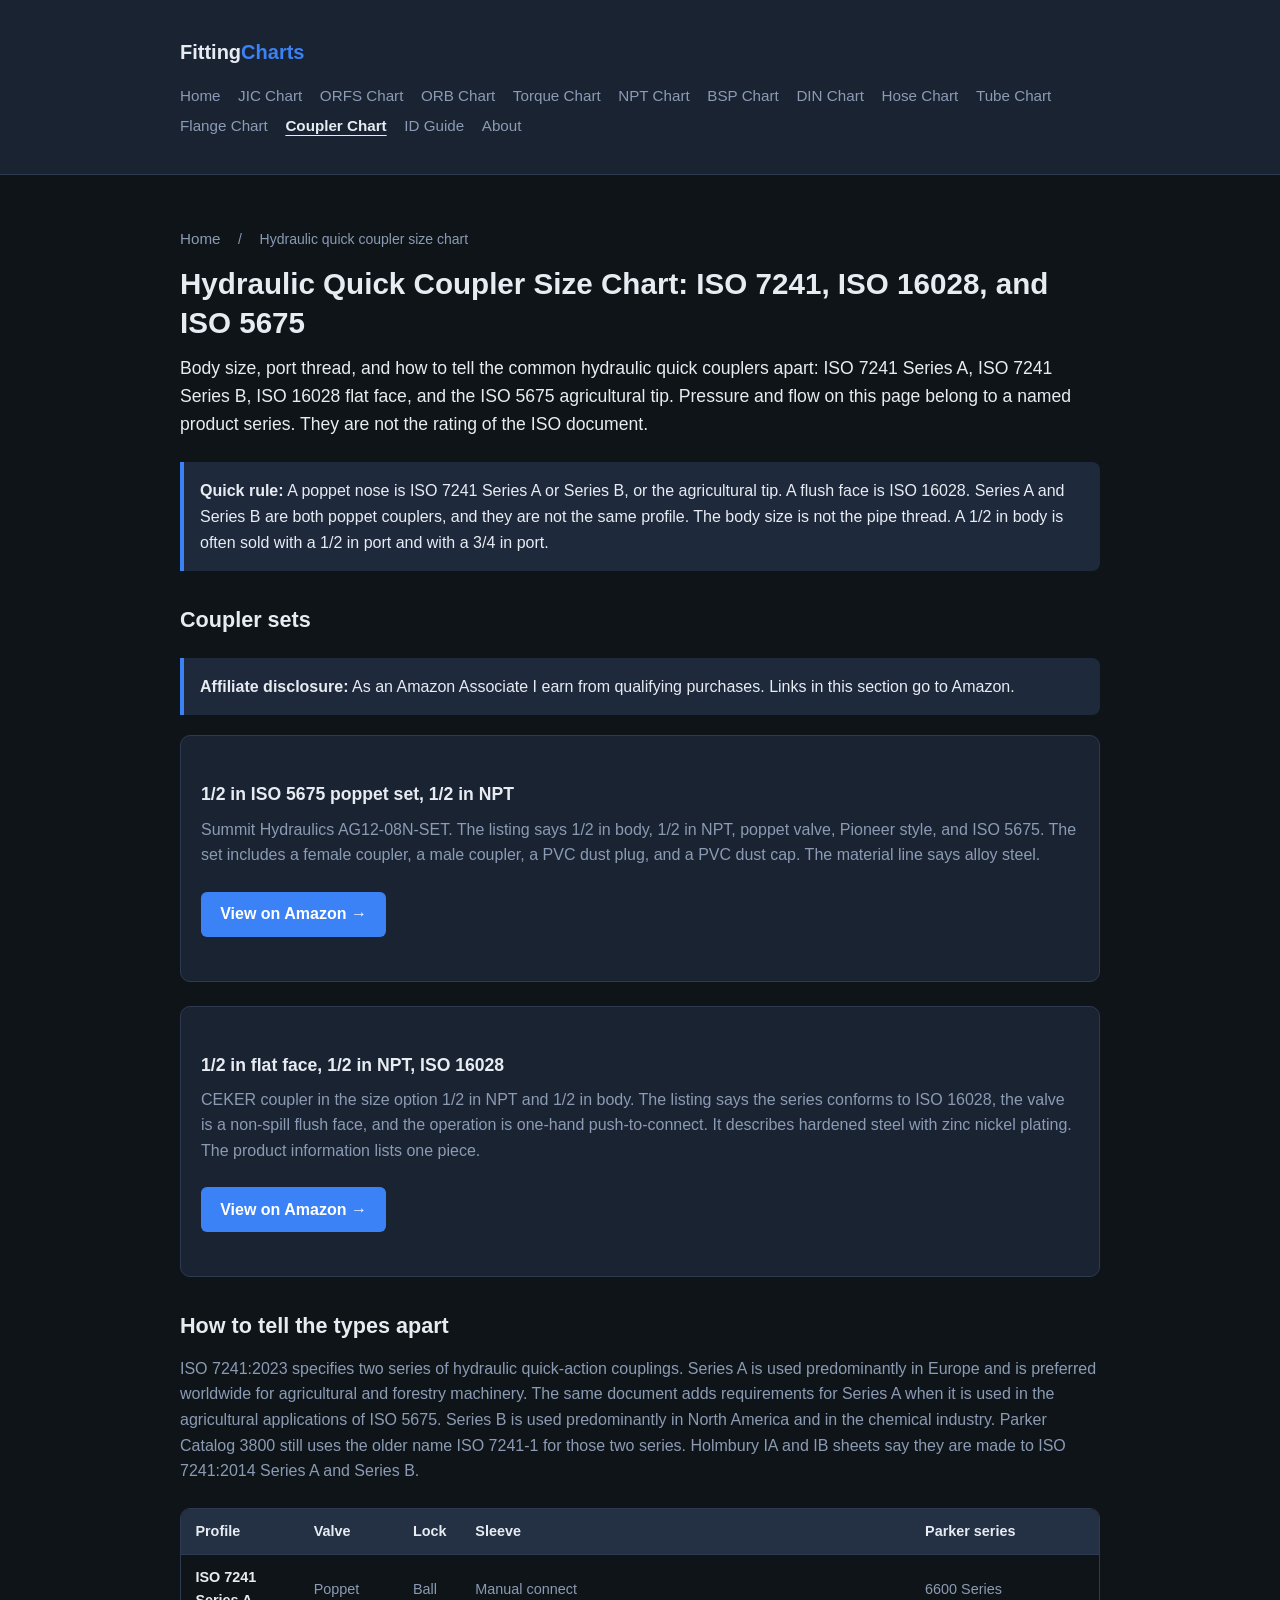
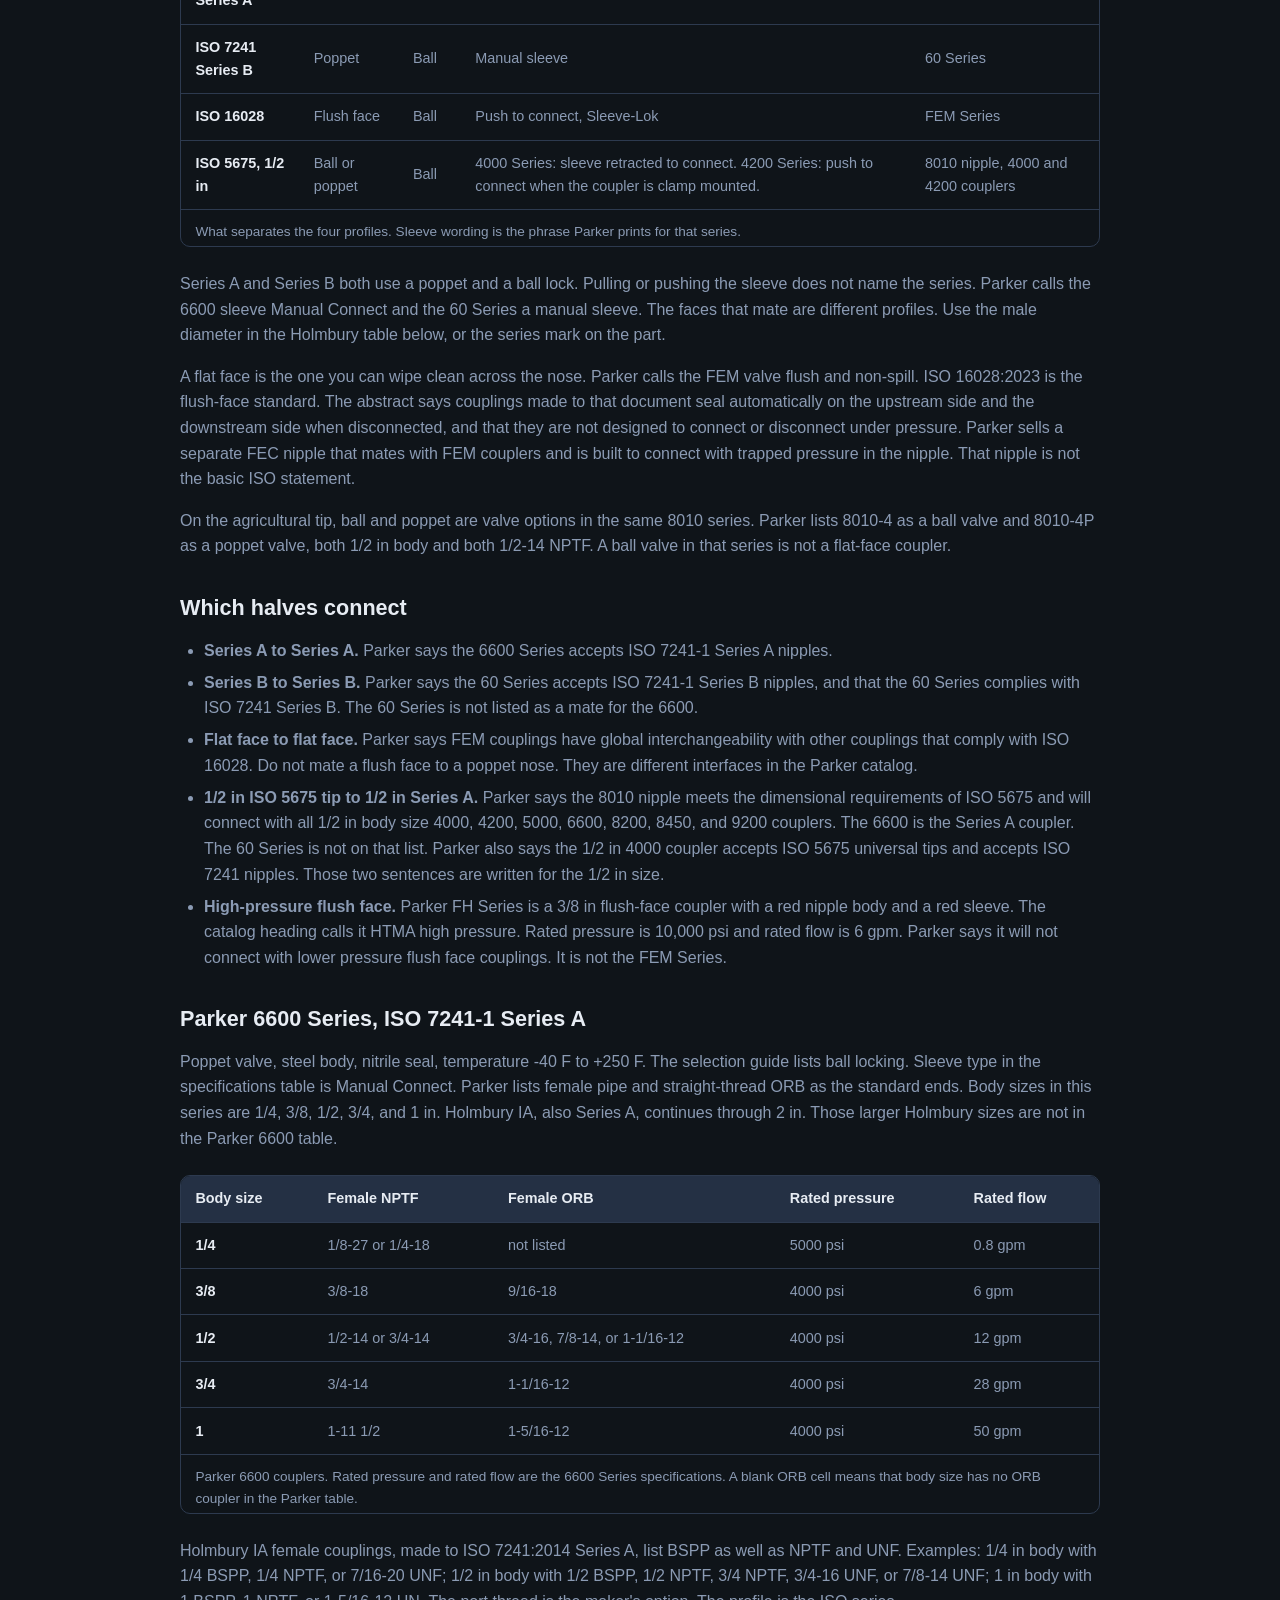
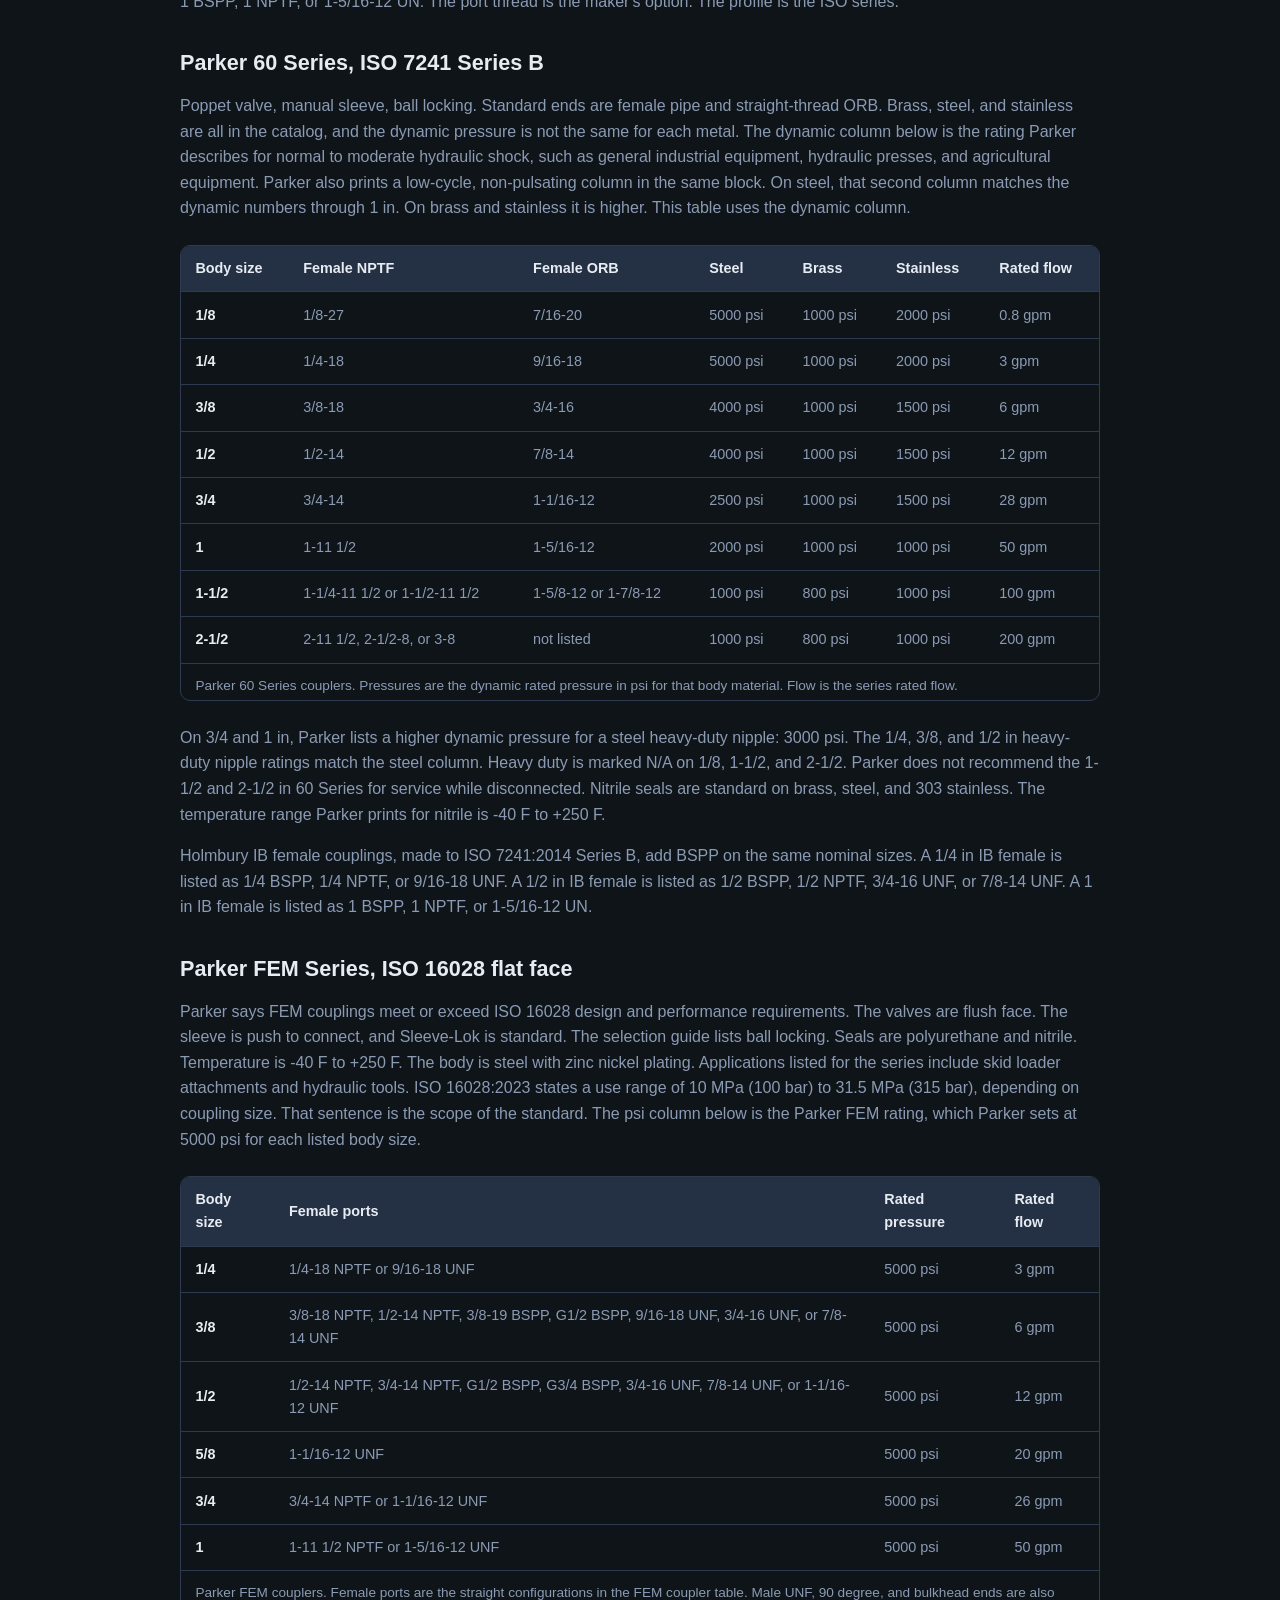
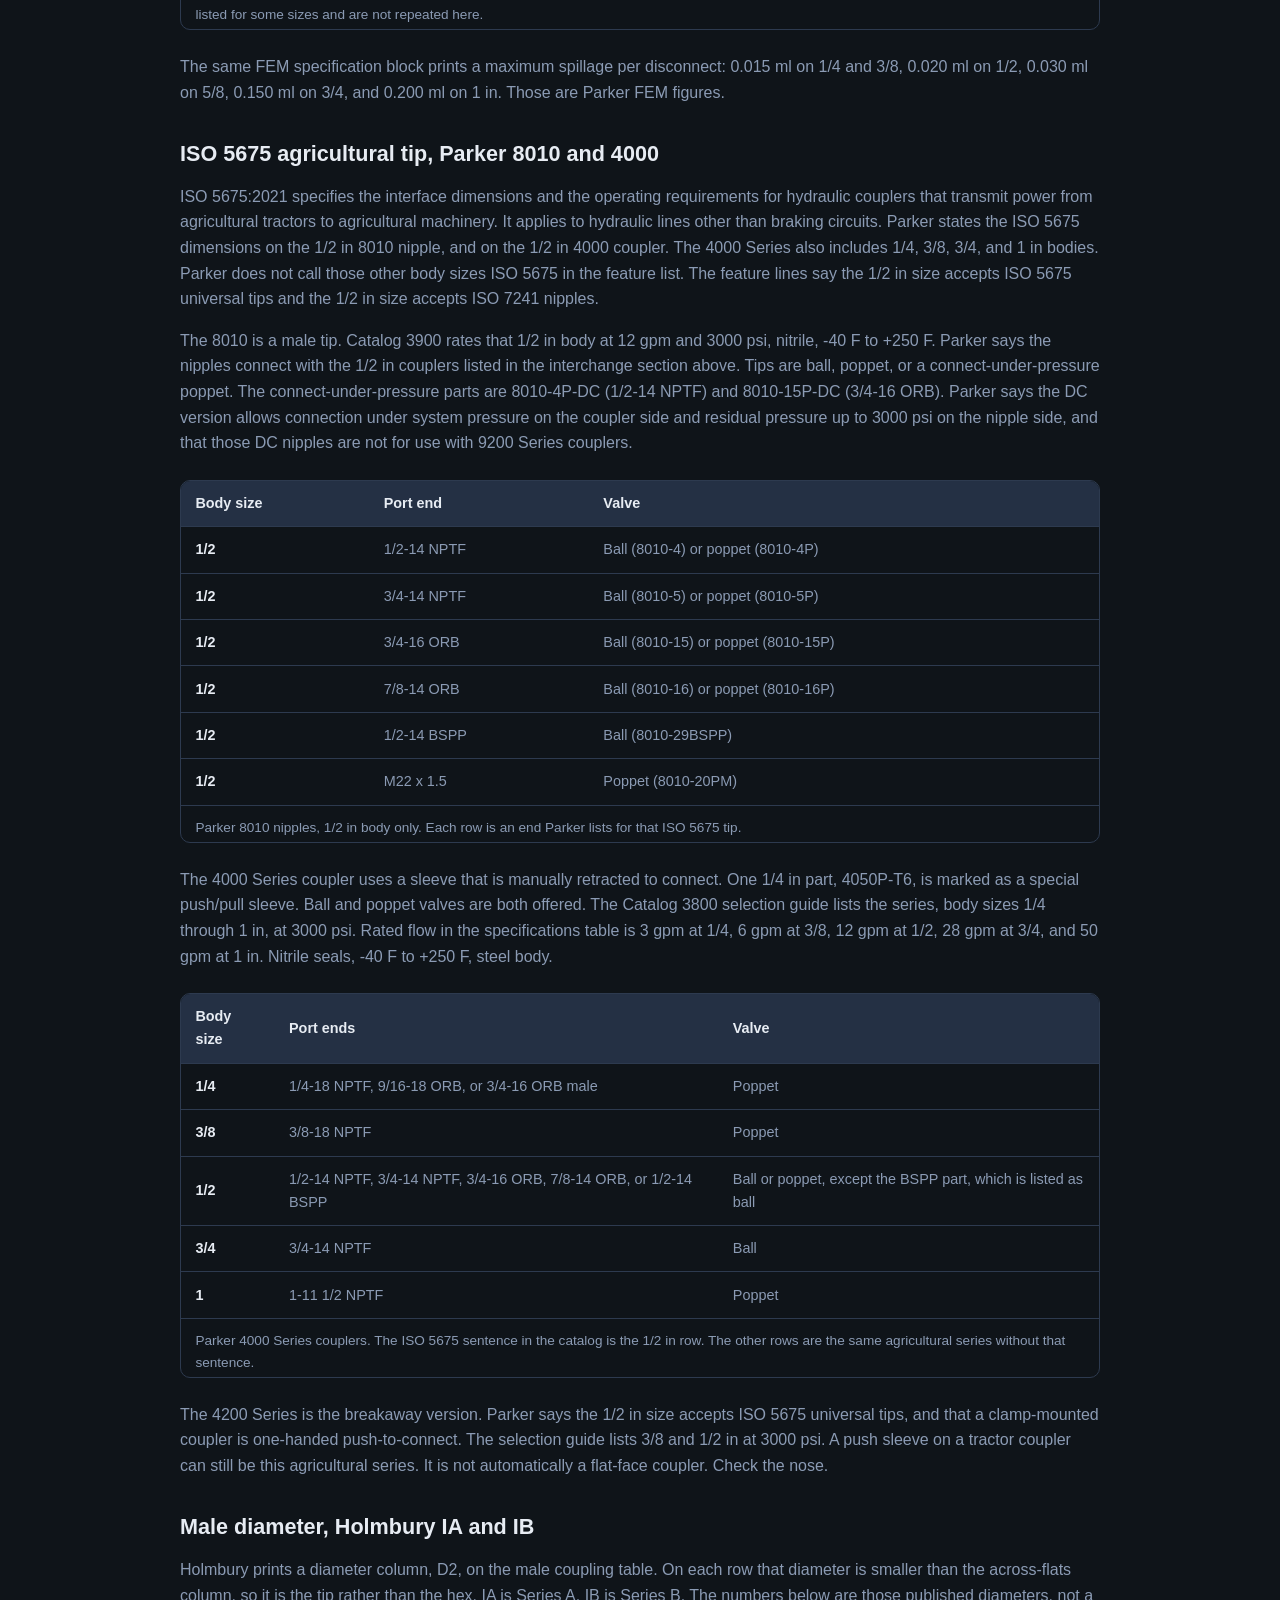
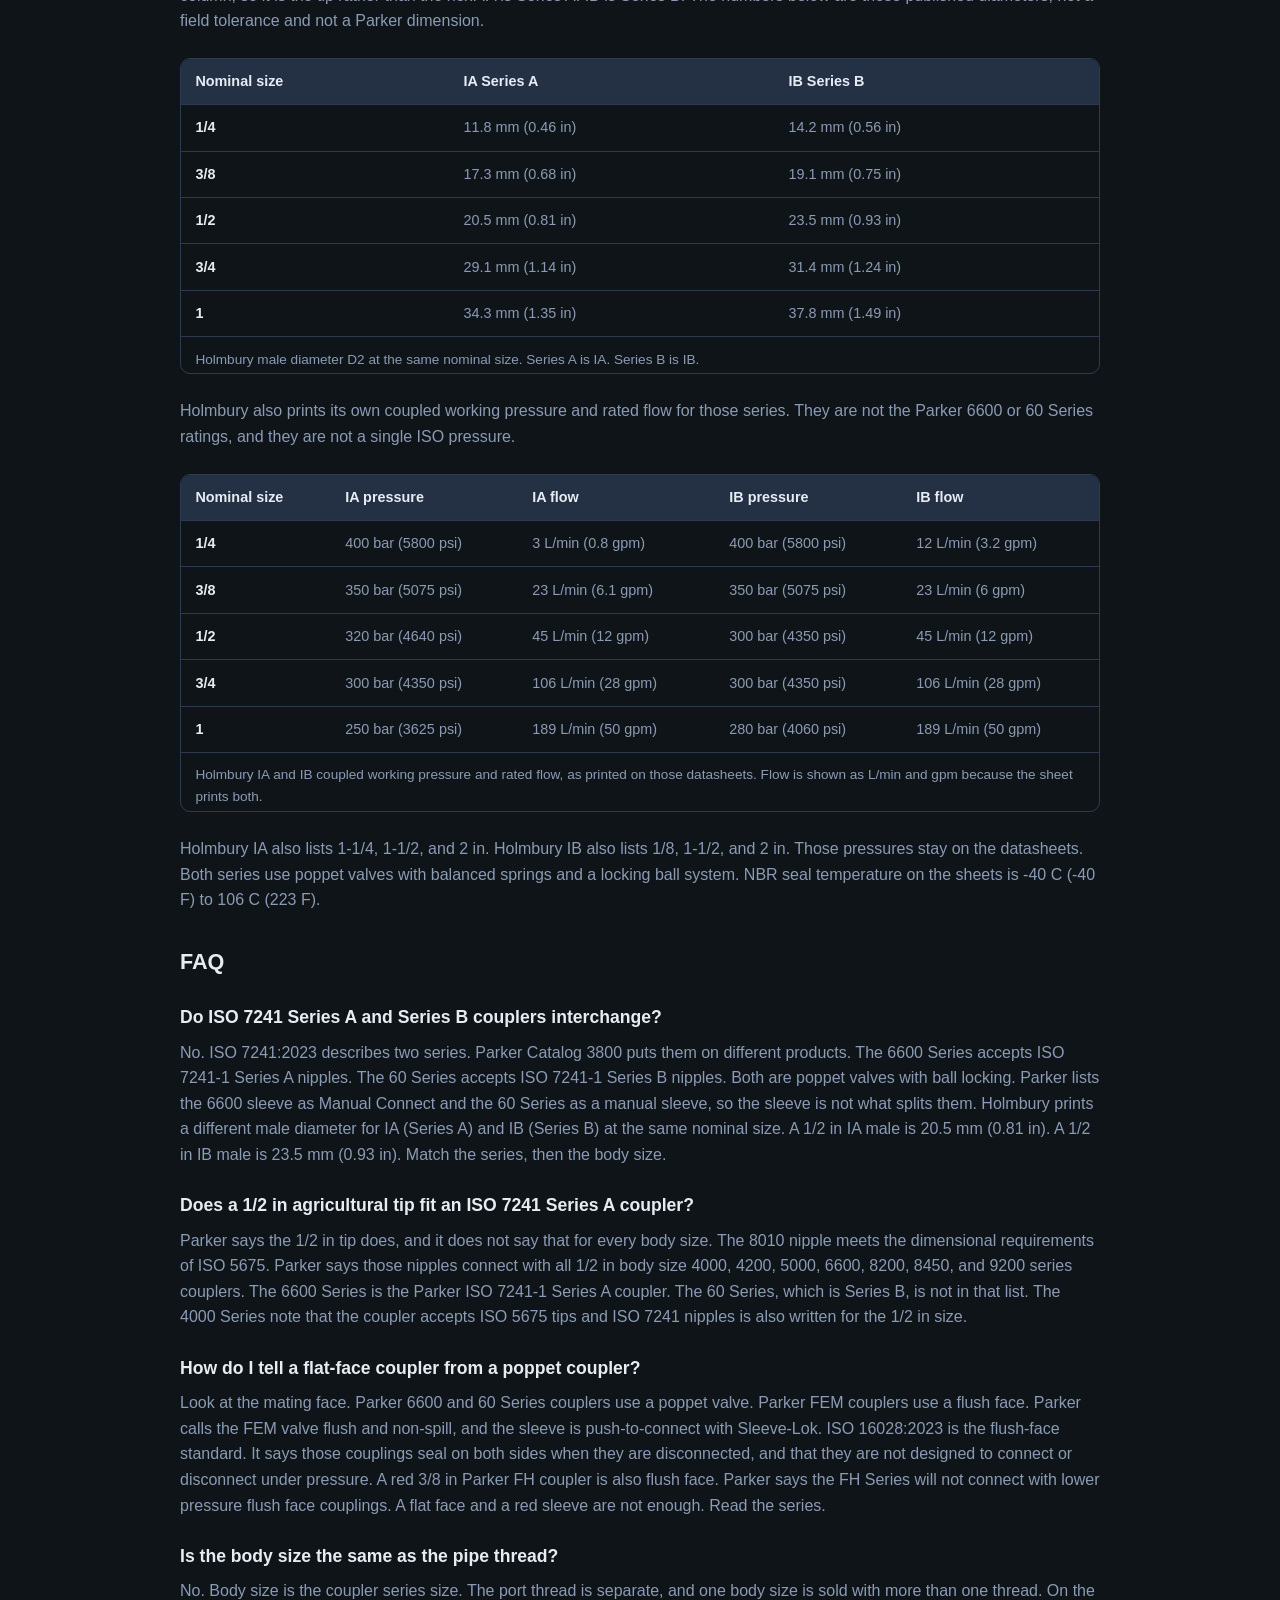
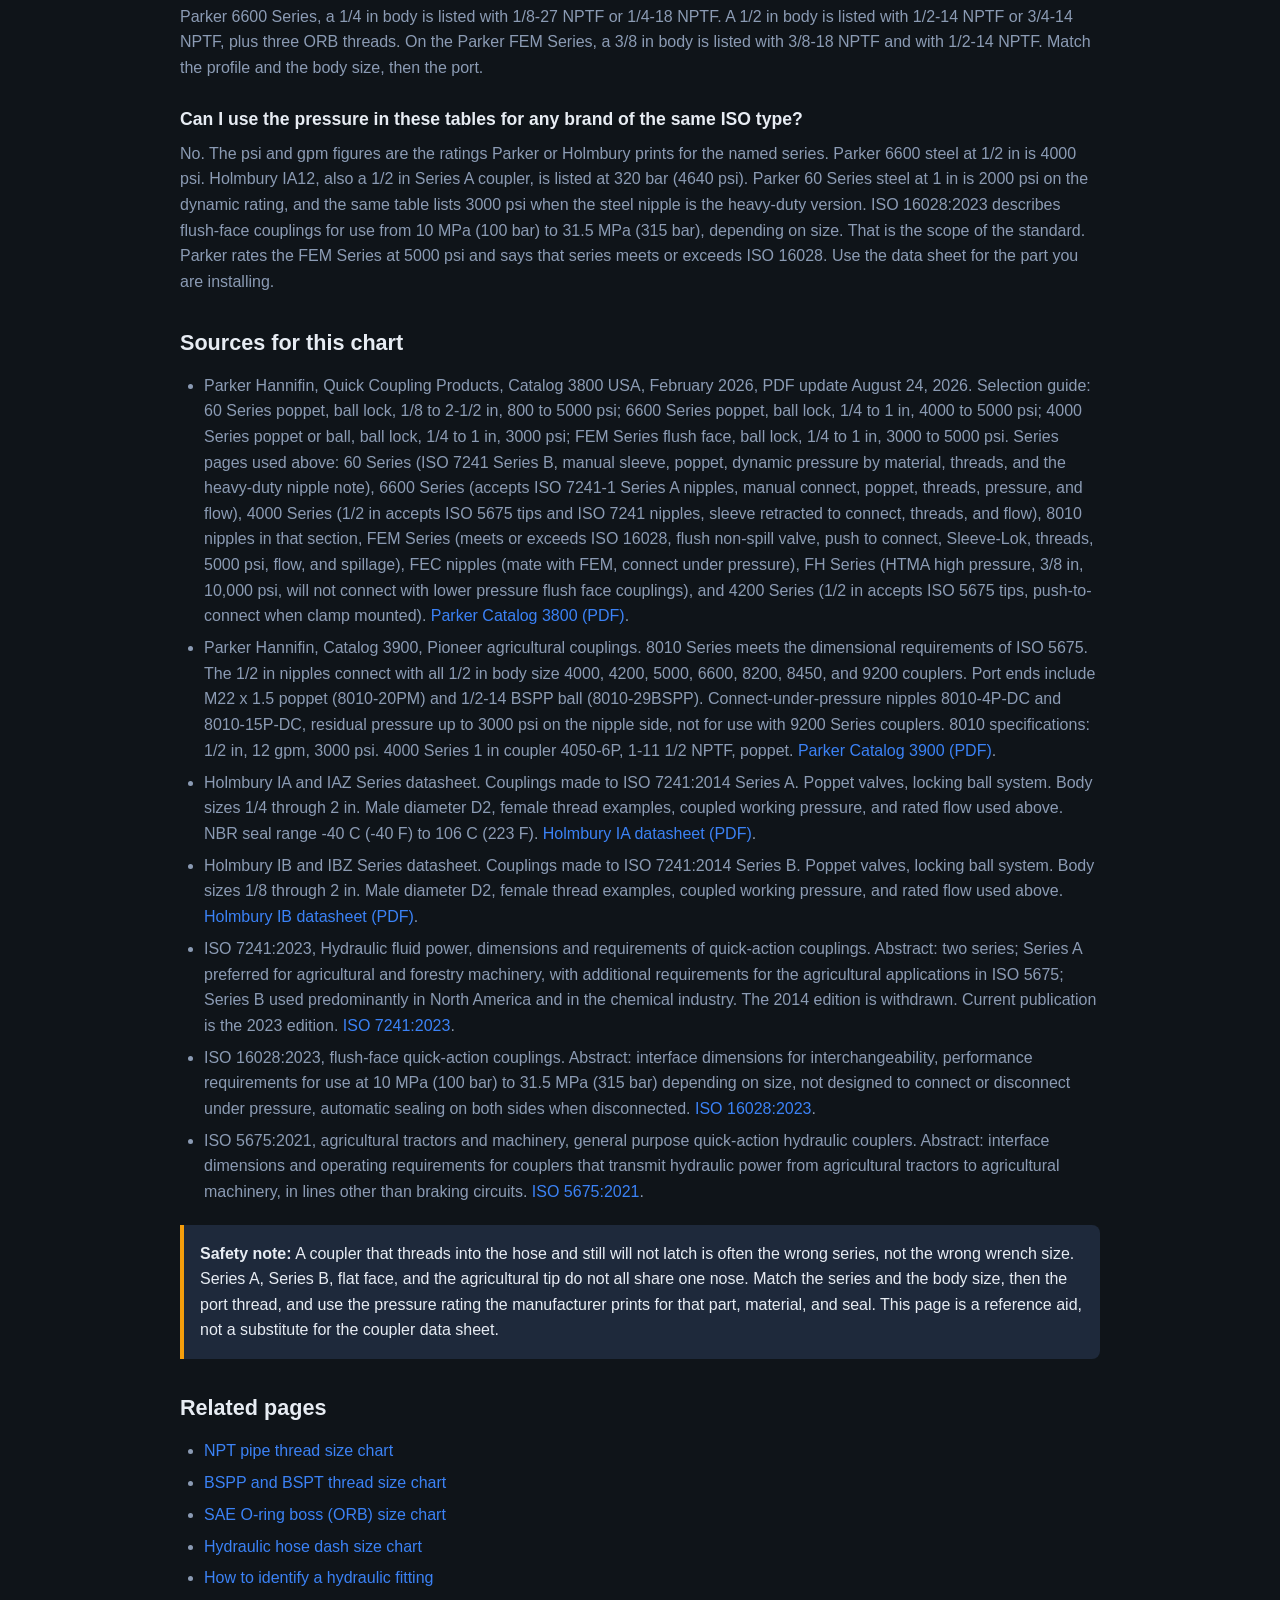
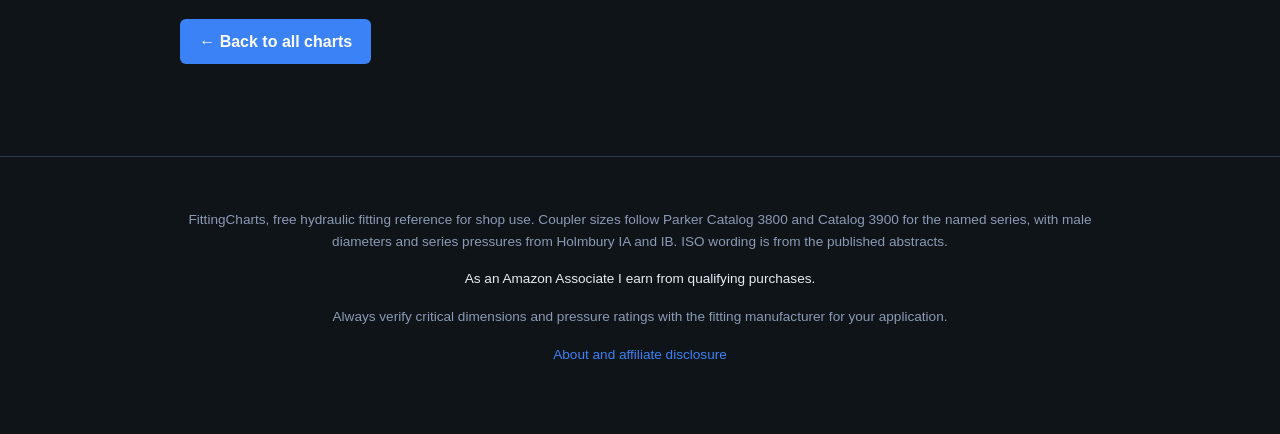
<file: hydraulic-quick-coupler-size-chart.html>
<!DOCTYPE html>
<html lang="en">
<head>
  <meta charset="UTF-8">
  <meta name="viewport" content="width=device-width, initial-scale=1">
  <title>Hydraulic Quick Coupler Size Chart (ISO 7241, ISO 16028, ISO 5675) - FittingCharts</title>
  <meta name="description" content="Hydraulic quick coupler size chart for ISO 7241 Series A and Series B, ISO 16028 flat face, and ISO 5675 ag tips: body size, port threads, and which profiles connect.">
  <link rel="canonical" href="https://w-logistics.github.io/fitting-charts/hydraulic-quick-coupler-size-chart.html">
  <meta property="og:type" content="article">
  <meta property="og:site_name" content="FittingCharts">
  <meta property="og:title" content="Hydraulic Quick Coupler Size Chart (ISO 7241, ISO 16028, ISO 5675) - FittingCharts">
  <meta property="og:description" content="Hydraulic quick coupler size chart for ISO 7241 Series A and Series B, ISO 16028 flat face, and ISO 5675 ag tips: body size, port threads, and which profiles connect.">
  <meta property="og:url" content="https://w-logistics.github.io/fitting-charts/hydraulic-quick-coupler-size-chart.html">
  <link rel="stylesheet" href="styles.css">
  <script type="application/ld+json">
  {
    "@context": "https://schema.org",
    "@graph": [
      {
        "@type": "TechArticle",
        "headline": "Hydraulic Quick Coupler Size Chart (ISO 7241, ISO 16028, ISO 5675)",
        "description": "Body sizes and port threads for ISO 7241 Series A, ISO 7241 Series B, ISO 16028 flat face, and ISO 5675 agricultural couplers, with Parker series ratings and a Holmbury male-diameter check.",
        "url": "https://w-logistics.github.io/fitting-charts/hydraulic-quick-coupler-size-chart.html",
        "mainEntityOfPage": "https://w-logistics.github.io/fitting-charts/hydraulic-quick-coupler-size-chart.html",
        "author": {
          "@type": "Organization",
          "name": "FittingCharts",
          "url": "https://w-logistics.github.io/fitting-charts/"
        },
        "publisher": {
          "@type": "Organization",
          "name": "FittingCharts",
          "url": "https://w-logistics.github.io/fitting-charts/"
        }
      },
      {
        "@type": "BreadcrumbList",
        "itemListElement": [
          {
            "@type": "ListItem",
            "position": 1,
            "name": "Home",
            "item": "https://w-logistics.github.io/fitting-charts/"
          },
          {
            "@type": "ListItem",
            "position": 2,
            "name": "Hydraulic quick coupler size chart",
            "item": "https://w-logistics.github.io/fitting-charts/hydraulic-quick-coupler-size-chart.html"
          }
        ]
      },
      {
        "@type": "FAQPage",
        "mainEntity": [
          {
            "@type": "Question",
            "name": "Do ISO 7241 Series A and Series B couplers interchange?",
            "acceptedAnswer": {
              "@type": "Answer",
              "text": "No. ISO 7241:2023 describes two series. Parker Catalog 3800 puts them on different products. The 6600 Series accepts ISO 7241-1 Series A nipples. The 60 Series accepts ISO 7241-1 Series B nipples. Both are poppet valves with ball locking. Parker lists the 6600 sleeve as Manual Connect and the 60 Series as a manual sleeve, so the sleeve is not what splits them. Holmbury prints a different male diameter for IA (Series A) and IB (Series B) at the same nominal size. A 1/2 in IA male is 20.5 mm (0.81 in). A 1/2 in IB male is 23.5 mm (0.93 in). Match the series, then the body size."
            }
          },
          {
            "@type": "Question",
            "name": "Does a 1/2 in agricultural tip fit an ISO 7241 Series A coupler?",
            "acceptedAnswer": {
              "@type": "Answer",
              "text": "Parker says the 1/2 in tip does, and it does not say that for every body size. The 8010 nipple meets the dimensional requirements of ISO 5675. Parker says those nipples connect with all 1/2 in body size 4000, 4200, 5000, 6600, 8200, 8450, and 9200 series couplers. The 6600 Series is the Parker ISO 7241-1 Series A coupler. The 60 Series, which is Series B, is not in that list. The 4000 Series note that the coupler accepts ISO 5675 tips and ISO 7241 nipples is also written for the 1/2 in size."
            }
          },
          {
            "@type": "Question",
            "name": "How do I tell a flat-face coupler from a poppet coupler?",
            "acceptedAnswer": {
              "@type": "Answer",
              "text": "Look at the mating face. Parker 6600 and 60 Series couplers use a poppet valve. Parker FEM couplers use a flush face. Parker calls the FEM valve flush and non-spill, and the sleeve is push-to-connect with Sleeve-Lok. ISO 16028:2023 is the flush-face standard. It says those couplings seal on both sides when they are disconnected, and that they are not designed to connect or disconnect under pressure. A red 3/8 in Parker FH coupler is also flush face. Parker says the FH Series will not connect with lower pressure flush face couplings. A flat face and a red sleeve are not enough. Read the series."
            }
          },
          {
            "@type": "Question",
            "name": "Is the body size the same as the pipe thread?",
            "acceptedAnswer": {
              "@type": "Answer",
              "text": "No. Body size is the coupler series size. The port thread is separate, and one body size is sold with more than one thread. On the Parker 6600 Series, a 1/4 in body is listed with 1/8-27 NPTF or 1/4-18 NPTF. A 1/2 in body is listed with 1/2-14 NPTF or 3/4-14 NPTF, plus three ORB threads. On the Parker FEM Series, a 3/8 in body is listed with 3/8-18 NPTF and with 1/2-14 NPTF. Match the profile and the body size, then the port."
            }
          },
          {
            "@type": "Question",
            "name": "Can I use the pressure in these tables for any brand of the same ISO type?",
            "acceptedAnswer": {
              "@type": "Answer",
              "text": "No. The psi and gpm figures are the ratings Parker or Holmbury prints for the named series. Parker 6600 steel at 1/2 in is 4000 psi. Holmbury IA12, also a 1/2 in Series A coupler, is listed at 320 bar (4640 psi). Parker 60 Series steel at 1 in is 2000 psi on the dynamic rating, and the same table lists 3000 psi when the steel nipple is the heavy-duty version. ISO 16028:2023 describes flush-face couplings for use from 10 MPa (100 bar) to 31.5 MPa (315 bar), depending on size. That is the scope of the standard. Parker rates the FEM Series at 5000 psi and says that series meets or exceeds ISO 16028. Use the data sheet for the part you are installing."
            }
          }
        ]
      }
    ]
  }
  </script>
</head>
<body>
  <header>
    <div class="container">
      <div class="logo">Fitting<span>Charts</span></div>
      <nav aria-label="Primary">
        <a href="index.html">Home</a>
        <a href="jic-fitting-size-chart.html">JIC Chart</a>
        <a href="orfs-fitting-size-chart.html">ORFS Chart</a>
        <a href="sae-o-ring-boss-orb-fitting-chart.html">ORB Chart</a>
        <a href="hydraulic-fitting-torque-chart.html">Torque Chart</a>
        <a href="npt-thread-size-chart.html">NPT Chart</a>
        <a href="bspp-bspt-thread-size-chart.html">BSP Chart</a>
        <a href="din-2353-24-degree-cone-fitting-chart.html">DIN Chart</a>
        <a href="hydraulic-hose-dash-size-chart.html">Hose Chart</a>
        <a href="hydraulic-tube-size-pressure-chart.html">Tube Chart</a>
        <a href="sae-j518-code-61-62-flange-chart.html">Flange Chart</a>
        <a href="hydraulic-quick-coupler-size-chart.html" aria-current="page">Coupler Chart</a>
        <a href="how-to-identify-hydraulic-fittings.html">ID Guide</a>
        <a href="disclosure.html">About</a>
      </nav>
    </div>
  </header>

  <main class="container">
    <nav class="breadcrumb" aria-label="Breadcrumb">
      <a href="index.html">Home</a>
      <span aria-hidden="true"> / </span>
      <span aria-current="page">Hydraulic quick coupler size chart</span>
    </nav>

    <h1>Hydraulic Quick Coupler Size Chart: ISO 7241, ISO 16028, and ISO 5675</h1>
    <p class="lead">Body size, port thread, and how to tell the common hydraulic quick couplers apart: ISO 7241 Series A, ISO 7241 Series B, ISO 16028 flat face, and the ISO 5675 agricultural tip. Pressure and flow on this page belong to a named product series. They are not the rating of the ISO document.</p>

    <div class="note">
      <strong>Quick rule:</strong> A poppet nose is ISO 7241 Series A or Series B, or the agricultural tip. A flush face is ISO 16028. Series A and Series B are both poppet couplers, and they are not the same profile. The body size is not the pipe thread. A 1/2 in body is often sold with a 1/2 in port and with a 3/4 in port.
    </div>

    <h2>Coupler sets</h2>
    <div class="note">
      <strong>Affiliate disclosure:</strong> As an Amazon Associate I earn from qualifying purchases. Links in this section go to Amazon.
    </div>

    <div class="card">
      <h3>1/2 in ISO 5675 poppet set, 1/2 in NPT</h3>
      <p>Summit Hydraulics AG12-08N-SET. The listing says 1/2 in body, 1/2 in NPT, poppet valve, Pioneer style, and ISO 5675. The set includes a female coupler, a male coupler, a PVC dust plug, and a PVC dust cap. The material line says alloy steel.</p>
      <p>
        <a href="https://www.amazon.com/dp/B01MY2QOMV?tag=wlogistics-20" class="btn" target="_blank" rel="sponsored noopener">View on Amazon →</a>
      </p>
    </div>

    <div class="card">
      <h3>1/2 in flat face, 1/2 in NPT, ISO 16028</h3>
      <p>CEKER coupler in the size option 1/2 in NPT and 1/2 in body. The listing says the series conforms to ISO 16028, the valve is a non-spill flush face, and the operation is one-hand push-to-connect. It describes hardened steel with zinc nickel plating. The product information lists one piece.</p>
      <p>
        <a href="https://www.amazon.com/dp/B09N6PRJBC?tag=wlogistics-20" class="btn" target="_blank" rel="sponsored noopener">View on Amazon →</a>
      </p>
    </div>

    <h2>How to tell the types apart</h2>
    <p>ISO 7241:2023 specifies two series of hydraulic quick-action couplings. Series A is used predominantly in Europe and is preferred worldwide for agricultural and forestry machinery. The same document adds requirements for Series A when it is used in the agricultural applications of ISO 5675. Series B is used predominantly in North America and in the chemical industry. Parker Catalog 3800 still uses the older name ISO 7241-1 for those two series. Holmbury IA and IB sheets say they are made to ISO 7241:2014 Series A and Series B.</p>
    <div class="table-wrap">
      <table>
        <caption>What separates the four profiles. Sleeve wording is the phrase Parker prints for that series.</caption>
        <thead>
          <tr>
            <th scope="col">Profile</th>
            <th scope="col">Valve</th>
            <th scope="col">Lock</th>
            <th scope="col">Sleeve</th>
            <th scope="col">Parker series</th>
          </tr>
        </thead>
        <tbody>
          <tr>
            <td>ISO 7241 Series A</td>
            <td>Poppet</td>
            <td>Ball</td>
            <td>Manual connect</td>
            <td>6600 Series</td>
          </tr>
          <tr>
            <td>ISO 7241 Series B</td>
            <td>Poppet</td>
            <td>Ball</td>
            <td>Manual sleeve</td>
            <td>60 Series</td>
          </tr>
          <tr>
            <td>ISO 16028</td>
            <td>Flush face</td>
            <td>Ball</td>
            <td>Push to connect, Sleeve-Lok</td>
            <td>FEM Series</td>
          </tr>
          <tr>
            <td>ISO 5675, 1/2 in</td>
            <td>Ball or poppet</td>
            <td>Ball</td>
            <td>4000 Series: sleeve retracted to connect. 4200 Series: push to connect when the coupler is clamp mounted.</td>
            <td>8010 nipple, 4000 and 4200 couplers</td>
          </tr>
        </tbody>
      </table>
    </div>
    <p>Series A and Series B both use a poppet and a ball lock. Pulling or pushing the sleeve does not name the series. Parker calls the 6600 sleeve Manual Connect and the 60 Series a manual sleeve. The faces that mate are different profiles. Use the male diameter in the Holmbury table below, or the series mark on the part.</p>
    <p>A flat face is the one you can wipe clean across the nose. Parker calls the FEM valve flush and non-spill. ISO 16028:2023 is the flush-face standard. The abstract says couplings made to that document seal automatically on the upstream side and the downstream side when disconnected, and that they are not designed to connect or disconnect under pressure. Parker sells a separate FEC nipple that mates with FEM couplers and is built to connect with trapped pressure in the nipple. That nipple is not the basic ISO statement.</p>
    <p>On the agricultural tip, ball and poppet are valve options in the same 8010 series. Parker lists 8010-4 as a ball valve and 8010-4P as a poppet valve, both 1/2 in body and both 1/2-14 NPTF. A ball valve in that series is not a flat-face coupler.</p>

    <h2>Which halves connect</h2>
    <ul>
      <li><strong>Series A to Series A.</strong> Parker says the 6600 Series accepts ISO 7241-1 Series A nipples.</li>
      <li><strong>Series B to Series B.</strong> Parker says the 60 Series accepts ISO 7241-1 Series B nipples, and that the 60 Series complies with ISO 7241 Series B. The 60 Series is not listed as a mate for the 6600.</li>
      <li><strong>Flat face to flat face.</strong> Parker says FEM couplings have global interchangeability with other couplings that comply with ISO 16028. Do not mate a flush face to a poppet nose. They are different interfaces in the Parker catalog.</li>
      <li><strong>1/2 in ISO 5675 tip to 1/2 in Series A.</strong> Parker says the 8010 nipple meets the dimensional requirements of ISO 5675 and will connect with all 1/2 in body size 4000, 4200, 5000, 6600, 8200, 8450, and 9200 couplers. The 6600 is the Series A coupler. The 60 Series is not on that list. Parker also says the 1/2 in 4000 coupler accepts ISO 5675 universal tips and accepts ISO 7241 nipples. Those two sentences are written for the 1/2 in size.</li>
      <li><strong>High-pressure flush face.</strong> Parker FH Series is a 3/8 in flush-face coupler with a red nipple body and a red sleeve. The catalog heading calls it HTMA high pressure. Rated pressure is 10,000 psi and rated flow is 6 gpm. Parker says it will not connect with lower pressure flush face couplings. It is not the FEM Series.</li>
    </ul>

    <h2>Parker 6600 Series, ISO 7241-1 Series A</h2>
    <p>Poppet valve, steel body, nitrile seal, temperature -40 F to +250 F. The selection guide lists ball locking. Sleeve type in the specifications table is Manual Connect. Parker lists female pipe and straight-thread ORB as the standard ends. Body sizes in this series are 1/4, 3/8, 1/2, 3/4, and 1 in. Holmbury IA, also Series A, continues through 2 in. Those larger Holmbury sizes are not in the Parker 6600 table.</p>
    <div class="table-wrap">
      <table>
        <caption>Parker 6600 couplers. Rated pressure and rated flow are the 6600 Series specifications. A blank ORB cell means that body size has no ORB coupler in the Parker table.</caption>
        <thead>
          <tr>
            <th scope="col">Body size</th>
            <th scope="col">Female NPTF</th>
            <th scope="col">Female ORB</th>
            <th scope="col">Rated pressure</th>
            <th scope="col">Rated flow</th>
          </tr>
        </thead>
        <tbody>
          <tr>
            <td>1/4</td>
            <td>1/8-27 or 1/4-18</td>
            <td>not listed</td>
            <td>5000 psi</td>
            <td>0.8 gpm</td>
          </tr>
          <tr>
            <td>3/8</td>
            <td>3/8-18</td>
            <td>9/16-18</td>
            <td>4000 psi</td>
            <td>6 gpm</td>
          </tr>
          <tr>
            <td>1/2</td>
            <td>1/2-14 or 3/4-14</td>
            <td>3/4-16, 7/8-14, or 1-1/16-12</td>
            <td>4000 psi</td>
            <td>12 gpm</td>
          </tr>
          <tr>
            <td>3/4</td>
            <td>3/4-14</td>
            <td>1-1/16-12</td>
            <td>4000 psi</td>
            <td>28 gpm</td>
          </tr>
          <tr>
            <td>1</td>
            <td>1-11 1/2</td>
            <td>1-5/16-12</td>
            <td>4000 psi</td>
            <td>50 gpm</td>
          </tr>
        </tbody>
      </table>
    </div>
    <p>Holmbury IA female couplings, made to ISO 7241:2014 Series A, list BSPP as well as NPTF and UNF. Examples: 1/4 in body with 1/4 BSPP, 1/4 NPTF, or 7/16-20 UNF; 1/2 in body with 1/2 BSPP, 1/2 NPTF, 3/4 NPTF, 3/4-16 UNF, or 7/8-14 UNF; 1 in body with 1 BSPP, 1 NPTF, or 1-5/16-12 UN. The port thread is the maker's option. The profile is the ISO series.</p>

    <h2>Parker 60 Series, ISO 7241 Series B</h2>
    <p>Poppet valve, manual sleeve, ball locking. Standard ends are female pipe and straight-thread ORB. Brass, steel, and stainless are all in the catalog, and the dynamic pressure is not the same for each metal. The dynamic column below is the rating Parker describes for normal to moderate hydraulic shock, such as general industrial equipment, hydraulic presses, and agricultural equipment. Parker also prints a low-cycle, non-pulsating column in the same block. On steel, that second column matches the dynamic numbers through 1 in. On brass and stainless it is higher. This table uses the dynamic column.</p>
    <div class="table-wrap">
      <table>
        <caption>Parker 60 Series couplers. Pressures are the dynamic rated pressure in psi for that body material. Flow is the series rated flow.</caption>
        <thead>
          <tr>
            <th scope="col">Body size</th>
            <th scope="col">Female NPTF</th>
            <th scope="col">Female ORB</th>
            <th scope="col">Steel</th>
            <th scope="col">Brass</th>
            <th scope="col">Stainless</th>
            <th scope="col">Rated flow</th>
          </tr>
        </thead>
        <tbody>
          <tr>
            <td>1/8</td>
            <td>1/8-27</td>
            <td>7/16-20</td>
            <td>5000 psi</td>
            <td>1000 psi</td>
            <td>2000 psi</td>
            <td>0.8 gpm</td>
          </tr>
          <tr>
            <td>1/4</td>
            <td>1/4-18</td>
            <td>9/16-18</td>
            <td>5000 psi</td>
            <td>1000 psi</td>
            <td>2000 psi</td>
            <td>3 gpm</td>
          </tr>
          <tr>
            <td>3/8</td>
            <td>3/8-18</td>
            <td>3/4-16</td>
            <td>4000 psi</td>
            <td>1000 psi</td>
            <td>1500 psi</td>
            <td>6 gpm</td>
          </tr>
          <tr>
            <td>1/2</td>
            <td>1/2-14</td>
            <td>7/8-14</td>
            <td>4000 psi</td>
            <td>1000 psi</td>
            <td>1500 psi</td>
            <td>12 gpm</td>
          </tr>
          <tr>
            <td>3/4</td>
            <td>3/4-14</td>
            <td>1-1/16-12</td>
            <td>2500 psi</td>
            <td>1000 psi</td>
            <td>1500 psi</td>
            <td>28 gpm</td>
          </tr>
          <tr>
            <td>1</td>
            <td>1-11 1/2</td>
            <td>1-5/16-12</td>
            <td>2000 psi</td>
            <td>1000 psi</td>
            <td>1000 psi</td>
            <td>50 gpm</td>
          </tr>
          <tr>
            <td>1-1/2</td>
            <td>1-1/4-11 1/2 or 1-1/2-11 1/2</td>
            <td>1-5/8-12 or 1-7/8-12</td>
            <td>1000 psi</td>
            <td>800 psi</td>
            <td>1000 psi</td>
            <td>100 gpm</td>
          </tr>
          <tr>
            <td>2-1/2</td>
            <td>2-11 1/2, 2-1/2-8, or 3-8</td>
            <td>not listed</td>
            <td>1000 psi</td>
            <td>800 psi</td>
            <td>1000 psi</td>
            <td>200 gpm</td>
          </tr>
        </tbody>
      </table>
    </div>
    <p>On 3/4 and 1 in, Parker lists a higher dynamic pressure for a steel heavy-duty nipple: 3000 psi. The 1/4, 3/8, and 1/2 in heavy-duty nipple ratings match the steel column. Heavy duty is marked N/A on 1/8, 1-1/2, and 2-1/2. Parker does not recommend the 1-1/2 and 2-1/2 in 60 Series for service while disconnected. Nitrile seals are standard on brass, steel, and 303 stainless. The temperature range Parker prints for nitrile is -40 F to +250 F.</p>
    <p>Holmbury IB female couplings, made to ISO 7241:2014 Series B, add BSPP on the same nominal sizes. A 1/4 in IB female is listed as 1/4 BSPP, 1/4 NPTF, or 9/16-18 UNF. A 1/2 in IB female is listed as 1/2 BSPP, 1/2 NPTF, 3/4-16 UNF, or 7/8-14 UNF. A 1 in IB female is listed as 1 BSPP, 1 NPTF, or 1-5/16-12 UN.</p>

    <h2>Parker FEM Series, ISO 16028 flat face</h2>
    <p>Parker says FEM couplings meet or exceed ISO 16028 design and performance requirements. The valves are flush face. The sleeve is push to connect, and Sleeve-Lok is standard. The selection guide lists ball locking. Seals are polyurethane and nitrile. Temperature is -40 F to +250 F. The body is steel with zinc nickel plating. Applications listed for the series include skid loader attachments and hydraulic tools. ISO 16028:2023 states a use range of 10 MPa (100 bar) to 31.5 MPa (315 bar), depending on coupling size. That sentence is the scope of the standard. The psi column below is the Parker FEM rating, which Parker sets at 5000 psi for each listed body size.</p>
    <div class="table-wrap">
      <table>
        <caption>Parker FEM couplers. Female ports are the straight configurations in the FEM coupler table. Male UNF, 90 degree, and bulkhead ends are also listed for some sizes and are not repeated here.</caption>
        <thead>
          <tr>
            <th scope="col">Body size</th>
            <th scope="col">Female ports</th>
            <th scope="col">Rated pressure</th>
            <th scope="col">Rated flow</th>
          </tr>
        </thead>
        <tbody>
          <tr>
            <td>1/4</td>
            <td>1/4-18 NPTF or 9/16-18 UNF</td>
            <td>5000 psi</td>
            <td>3 gpm</td>
          </tr>
          <tr>
            <td>3/8</td>
            <td>3/8-18 NPTF, 1/2-14 NPTF, 3/8-19 BSPP, G1/2 BSPP, 9/16-18 UNF, 3/4-16 UNF, or 7/8-14 UNF</td>
            <td>5000 psi</td>
            <td>6 gpm</td>
          </tr>
          <tr>
            <td>1/2</td>
            <td>1/2-14 NPTF, 3/4-14 NPTF, G1/2 BSPP, G3/4 BSPP, 3/4-16 UNF, 7/8-14 UNF, or 1-1/16-12 UNF</td>
            <td>5000 psi</td>
            <td>12 gpm</td>
          </tr>
          <tr>
            <td>5/8</td>
            <td>1-1/16-12 UNF</td>
            <td>5000 psi</td>
            <td>20 gpm</td>
          </tr>
          <tr>
            <td>3/4</td>
            <td>3/4-14 NPTF or 1-1/16-12 UNF</td>
            <td>5000 psi</td>
            <td>26 gpm</td>
          </tr>
          <tr>
            <td>1</td>
            <td>1-11 1/2 NPTF or 1-5/16-12 UNF</td>
            <td>5000 psi</td>
            <td>50 gpm</td>
          </tr>
        </tbody>
      </table>
    </div>
    <p>The same FEM specification block prints a maximum spillage per disconnect: 0.015 ml on 1/4 and 3/8, 0.020 ml on 1/2, 0.030 ml on 5/8, 0.150 ml on 3/4, and 0.200 ml on 1 in. Those are Parker FEM figures.</p>

    <h2>ISO 5675 agricultural tip, Parker 8010 and 4000</h2>
    <p>ISO 5675:2021 specifies the interface dimensions and the operating requirements for hydraulic couplers that transmit power from agricultural tractors to agricultural machinery. It applies to hydraulic lines other than braking circuits. Parker states the ISO 5675 dimensions on the 1/2 in 8010 nipple, and on the 1/2 in 4000 coupler. The 4000 Series also includes 1/4, 3/8, 3/4, and 1 in bodies. Parker does not call those other body sizes ISO 5675 in the feature list. The feature lines say the 1/2 in size accepts ISO 5675 universal tips and the 1/2 in size accepts ISO 7241 nipples.</p>
    <p>The 8010 is a male tip. Catalog 3900 rates that 1/2 in body at 12 gpm and 3000 psi, nitrile, -40 F to +250 F. Parker says the nipples connect with the 1/2 in couplers listed in the interchange section above. Tips are ball, poppet, or a connect-under-pressure poppet. The connect-under-pressure parts are 8010-4P-DC (1/2-14 NPTF) and 8010-15P-DC (3/4-16 ORB). Parker says the DC version allows connection under system pressure on the coupler side and residual pressure up to 3000 psi on the nipple side, and that those DC nipples are not for use with 9200 Series couplers.</p>
    <div class="table-wrap">
      <table>
        <caption>Parker 8010 nipples, 1/2 in body only. Each row is an end Parker lists for that ISO 5675 tip.</caption>
        <thead>
          <tr>
            <th scope="col">Body size</th>
            <th scope="col">Port end</th>
            <th scope="col">Valve</th>
          </tr>
        </thead>
        <tbody>
          <tr>
            <td>1/2</td>
            <td>1/2-14 NPTF</td>
            <td>Ball (8010-4) or poppet (8010-4P)</td>
          </tr>
          <tr>
            <td>1/2</td>
            <td>3/4-14 NPTF</td>
            <td>Ball (8010-5) or poppet (8010-5P)</td>
          </tr>
          <tr>
            <td>1/2</td>
            <td>3/4-16 ORB</td>
            <td>Ball (8010-15) or poppet (8010-15P)</td>
          </tr>
          <tr>
            <td>1/2</td>
            <td>7/8-14 ORB</td>
            <td>Ball (8010-16) or poppet (8010-16P)</td>
          </tr>
          <tr>
            <td>1/2</td>
            <td>1/2-14 BSPP</td>
            <td>Ball (8010-29BSPP)</td>
          </tr>
          <tr>
            <td>1/2</td>
            <td>M22 x 1.5</td>
            <td>Poppet (8010-20PM)</td>
          </tr>
        </tbody>
      </table>
    </div>
    <p>The 4000 Series coupler uses a sleeve that is manually retracted to connect. One 1/4 in part, 4050P-T6, is marked as a special push/pull sleeve. Ball and poppet valves are both offered. The Catalog 3800 selection guide lists the series, body sizes 1/4 through 1 in, at 3000 psi. Rated flow in the specifications table is 3 gpm at 1/4, 6 gpm at 3/8, 12 gpm at 1/2, 28 gpm at 3/4, and 50 gpm at 1 in. Nitrile seals, -40 F to +250 F, steel body.</p>
    <div class="table-wrap">
      <table>
        <caption>Parker 4000 Series couplers. The ISO 5675 sentence in the catalog is the 1/2 in row. The other rows are the same agricultural series without that sentence.</caption>
        <thead>
          <tr>
            <th scope="col">Body size</th>
            <th scope="col">Port ends</th>
            <th scope="col">Valve</th>
          </tr>
        </thead>
        <tbody>
          <tr>
            <td>1/4</td>
            <td>1/4-18 NPTF, 9/16-18 ORB, or 3/4-16 ORB male</td>
            <td>Poppet</td>
          </tr>
          <tr>
            <td>3/8</td>
            <td>3/8-18 NPTF</td>
            <td>Poppet</td>
          </tr>
          <tr>
            <td>1/2</td>
            <td>1/2-14 NPTF, 3/4-14 NPTF, 3/4-16 ORB, 7/8-14 ORB, or 1/2-14 BSPP</td>
            <td>Ball or poppet, except the BSPP part, which is listed as ball</td>
          </tr>
          <tr>
            <td>3/4</td>
            <td>3/4-14 NPTF</td>
            <td>Ball</td>
          </tr>
          <tr>
            <td>1</td>
            <td>1-11 1/2 NPTF</td>
            <td>Poppet</td>
          </tr>
        </tbody>
      </table>
    </div>
    <p>The 4200 Series is the breakaway version. Parker says the 1/2 in size accepts ISO 5675 universal tips, and that a clamp-mounted coupler is one-handed push-to-connect. The selection guide lists 3/8 and 1/2 in at 3000 psi. A push sleeve on a tractor coupler can still be this agricultural series. It is not automatically a flat-face coupler. Check the nose.</p>

    <h2>Male diameter, Holmbury IA and IB</h2>
    <p>Holmbury prints a diameter column, D2, on the male coupling table. On each row that diameter is smaller than the across-flats column, so it is the tip rather than the hex. IA is Series A. IB is Series B. The numbers below are those published diameters, not a field tolerance and not a Parker dimension.</p>
    <div class="table-wrap">
      <table>
        <caption>Holmbury male diameter D2 at the same nominal size. Series A is IA. Series B is IB.</caption>
        <thead>
          <tr>
            <th scope="col">Nominal size</th>
            <th scope="col">IA Series A</th>
            <th scope="col">IB Series B</th>
          </tr>
        </thead>
        <tbody>
          <tr>
            <td>1/4</td>
            <td>11.8 mm (0.46 in)</td>
            <td>14.2 mm (0.56 in)</td>
          </tr>
          <tr>
            <td>3/8</td>
            <td>17.3 mm (0.68 in)</td>
            <td>19.1 mm (0.75 in)</td>
          </tr>
          <tr>
            <td>1/2</td>
            <td>20.5 mm (0.81 in)</td>
            <td>23.5 mm (0.93 in)</td>
          </tr>
          <tr>
            <td>3/4</td>
            <td>29.1 mm (1.14 in)</td>
            <td>31.4 mm (1.24 in)</td>
          </tr>
          <tr>
            <td>1</td>
            <td>34.3 mm (1.35 in)</td>
            <td>37.8 mm (1.49 in)</td>
          </tr>
        </tbody>
      </table>
    </div>
    <p>Holmbury also prints its own coupled working pressure and rated flow for those series. They are not the Parker 6600 or 60 Series ratings, and they are not a single ISO pressure.</p>
    <div class="table-wrap">
      <table>
        <caption>Holmbury IA and IB coupled working pressure and rated flow, as printed on those datasheets. Flow is shown as L/min and gpm because the sheet prints both.</caption>
        <thead>
          <tr>
            <th scope="col">Nominal size</th>
            <th scope="col">IA pressure</th>
            <th scope="col">IA flow</th>
            <th scope="col">IB pressure</th>
            <th scope="col">IB flow</th>
          </tr>
        </thead>
        <tbody>
          <tr>
            <td>1/4</td>
            <td>400 bar (5800 psi)</td>
            <td>3 L/min (0.8 gpm)</td>
            <td>400 bar (5800 psi)</td>
            <td>12 L/min (3.2 gpm)</td>
          </tr>
          <tr>
            <td>3/8</td>
            <td>350 bar (5075 psi)</td>
            <td>23 L/min (6.1 gpm)</td>
            <td>350 bar (5075 psi)</td>
            <td>23 L/min (6 gpm)</td>
          </tr>
          <tr>
            <td>1/2</td>
            <td>320 bar (4640 psi)</td>
            <td>45 L/min (12 gpm)</td>
            <td>300 bar (4350 psi)</td>
            <td>45 L/min (12 gpm)</td>
          </tr>
          <tr>
            <td>3/4</td>
            <td>300 bar (4350 psi)</td>
            <td>106 L/min (28 gpm)</td>
            <td>300 bar (4350 psi)</td>
            <td>106 L/min (28 gpm)</td>
          </tr>
          <tr>
            <td>1</td>
            <td>250 bar (3625 psi)</td>
            <td>189 L/min (50 gpm)</td>
            <td>280 bar (4060 psi)</td>
            <td>189 L/min (50 gpm)</td>
          </tr>
        </tbody>
      </table>
    </div>
    <p>Holmbury IA also lists 1-1/4, 1-1/2, and 2 in. Holmbury IB also lists 1/8, 1-1/2, and 2 in. Those pressures stay on the datasheets. Both series use poppet valves with balanced springs and a locking ball system. NBR seal temperature on the sheets is -40 C (-40 F) to 106 C (223 F).</p>

    <h2>FAQ</h2>
    <h3>Do ISO 7241 Series A and Series B couplers interchange?</h3>
    <p>No. ISO 7241:2023 describes two series. Parker Catalog 3800 puts them on different products. The 6600 Series accepts ISO 7241-1 Series A nipples. The 60 Series accepts ISO 7241-1 Series B nipples. Both are poppet valves with ball locking. Parker lists the 6600 sleeve as Manual Connect and the 60 Series as a manual sleeve, so the sleeve is not what splits them. Holmbury prints a different male diameter for IA (Series A) and IB (Series B) at the same nominal size. A 1/2 in IA male is 20.5 mm (0.81 in). A 1/2 in IB male is 23.5 mm (0.93 in). Match the series, then the body size.</p>

    <h3>Does a 1/2 in agricultural tip fit an ISO 7241 Series A coupler?</h3>
    <p>Parker says the 1/2 in tip does, and it does not say that for every body size. The 8010 nipple meets the dimensional requirements of ISO 5675. Parker says those nipples connect with all 1/2 in body size 4000, 4200, 5000, 6600, 8200, 8450, and 9200 series couplers. The 6600 Series is the Parker ISO 7241-1 Series A coupler. The 60 Series, which is Series B, is not in that list. The 4000 Series note that the coupler accepts ISO 5675 tips and ISO 7241 nipples is also written for the 1/2 in size.</p>

    <h3>How do I tell a flat-face coupler from a poppet coupler?</h3>
    <p>Look at the mating face. Parker 6600 and 60 Series couplers use a poppet valve. Parker FEM couplers use a flush face. Parker calls the FEM valve flush and non-spill, and the sleeve is push-to-connect with Sleeve-Lok. ISO 16028:2023 is the flush-face standard. It says those couplings seal on both sides when they are disconnected, and that they are not designed to connect or disconnect under pressure. A red 3/8 in Parker FH coupler is also flush face. Parker says the FH Series will not connect with lower pressure flush face couplings. A flat face and a red sleeve are not enough. Read the series.</p>

    <h3>Is the body size the same as the pipe thread?</h3>
    <p>No. Body size is the coupler series size. The port thread is separate, and one body size is sold with more than one thread. On the Parker 6600 Series, a 1/4 in body is listed with 1/8-27 NPTF or 1/4-18 NPTF. A 1/2 in body is listed with 1/2-14 NPTF or 3/4-14 NPTF, plus three ORB threads. On the Parker FEM Series, a 3/8 in body is listed with 3/8-18 NPTF and with 1/2-14 NPTF. Match the profile and the body size, then the port.</p>

    <h3>Can I use the pressure in these tables for any brand of the same ISO type?</h3>
    <p>No. The psi and gpm figures are the ratings Parker or Holmbury prints for the named series. Parker 6600 steel at 1/2 in is 4000 psi. Holmbury IA12, also a 1/2 in Series A coupler, is listed at 320 bar (4640 psi). Parker 60 Series steel at 1 in is 2000 psi on the dynamic rating, and the same table lists 3000 psi when the steel nipple is the heavy-duty version. ISO 16028:2023 describes flush-face couplings for use from 10 MPa (100 bar) to 31.5 MPa (315 bar), depending on size. That is the scope of the standard. Parker rates the FEM Series at 5000 psi and says that series meets or exceeds ISO 16028. Use the data sheet for the part you are installing.</p>

    <h2>Sources for this chart</h2>
    <ul>
      <li>Parker Hannifin, Quick Coupling Products, Catalog 3800 USA, February 2026, PDF update August 24, 2026. Selection guide: 60 Series poppet, ball lock, 1/8 to 2-1/2 in, 800 to 5000 psi; 6600 Series poppet, ball lock, 1/4 to 1 in, 4000 to 5000 psi; 4000 Series poppet or ball, ball lock, 1/4 to 1 in, 3000 psi; FEM Series flush face, ball lock, 1/4 to 1 in, 3000 to 5000 psi. Series pages used above: 60 Series (ISO 7241 Series B, manual sleeve, poppet, dynamic pressure by material, threads, and the heavy-duty nipple note), 6600 Series (accepts ISO 7241-1 Series A nipples, manual connect, poppet, threads, pressure, and flow), 4000 Series (1/2 in accepts ISO 5675 tips and ISO 7241 nipples, sleeve retracted to connect, threads, and flow), 8010 nipples in that section, FEM Series (meets or exceeds ISO 16028, flush non-spill valve, push to connect, Sleeve-Lok, threads, 5000 psi, flow, and spillage), FEC nipples (mate with FEM, connect under pressure), FH Series (HTMA high pressure, 3/8 in, 10,000 psi, will not connect with lower pressure flush face couplings), and 4200 Series (1/2 in accepts ISO 5675 tips, push-to-connect when clamp mounted). <a href="https://distranet.blob.core.windows.net/assets/parker/Literature%20and%20Reference%20Materials/Catalogs/Catalog_3800_Quick_Coupling_Products.pdf">Parker Catalog 3800 (PDF)</a>.</li>
      <li>Parker Hannifin, Catalog 3900, Pioneer agricultural couplings. 8010 Series meets the dimensional requirements of ISO 5675. The 1/2 in nipples connect with all 1/2 in body size 4000, 4200, 5000, 6600, 8200, 8450, and 9200 couplers. Port ends include M22 x 1.5 poppet (8010-20PM) and 1/2-14 BSPP ball (8010-29BSPP). Connect-under-pressure nipples 8010-4P-DC and 8010-15P-DC, residual pressure up to 3000 psi on the nipple side, not for use with 9200 Series couplers. 8010 specifications: 1/2 in, 12 gpm, 3000 psi. 4000 Series 1 in coupler 4050-6P, 1-11 1/2 NPTF, poppet. <a href="https://distranet.blob.core.windows.net/assets/parker/Literature%20and%20Reference%20Materials/Catalogs/Catalog_3900_Pioneer_Quick_Coupling_Products.pdf">Parker Catalog 3900 (PDF)</a>.</li>
      <li>Holmbury IA and IAZ Series datasheet. Couplings made to ISO 7241:2014 Series A. Poppet valves, locking ball system. Body sizes 1/4 through 2 in. Male diameter D2, female thread examples, coupled working pressure, and rated flow used above. NBR seal range -40 C (-40 F) to 106 C (223 F). <a href="https://api.holmbury.com/storage/bkOAuK4xyXPzI8XaeGRJ3chdAQgNzYcP7WmSIdIz.pdf">Holmbury IA datasheet (PDF)</a>.</li>
      <li>Holmbury IB and IBZ Series datasheet. Couplings made to ISO 7241:2014 Series B. Poppet valves, locking ball system. Body sizes 1/8 through 2 in. Male diameter D2, female thread examples, coupled working pressure, and rated flow used above. <a href="https://www.tom-parker.co.uk/upload/files/literature/IB_Series(1).pdf">Holmbury IB datasheet (PDF)</a>.</li>
      <li>ISO 7241:2023, Hydraulic fluid power, dimensions and requirements of quick-action couplings. Abstract: two series; Series A preferred for agricultural and forestry machinery, with additional requirements for the agricultural applications in ISO 5675; Series B used predominantly in North America and in the chemical industry. The 2014 edition is withdrawn. Current publication is the 2023 edition. <a href="https://www.iso.org/standard/82510.html">ISO 7241:2023</a>.</li>
      <li>ISO 16028:2023, flush-face quick-action couplings. Abstract: interface dimensions for interchangeability, performance requirements for use at 10 MPa (100 bar) to 31.5 MPa (315 bar) depending on size, not designed to connect or disconnect under pressure, automatic sealing on both sides when disconnected. <a href="https://www.iso.org/standard/82506.html">ISO 16028:2023</a>.</li>
      <li>ISO 5675:2021, agricultural tractors and machinery, general purpose quick-action hydraulic couplers. Abstract: interface dimensions and operating requirements for couplers that transmit hydraulic power from agricultural tractors to agricultural machinery, in lines other than braking circuits. <a href="https://www.iso.org/standard/76702.html">ISO 5675:2021</a>.</li>
    </ul>

    <div class="note warning">
      <strong>Safety note:</strong> A coupler that threads into the hose and still will not latch is often the wrong series, not the wrong wrench size. Series A, Series B, flat face, and the agricultural tip do not all share one nose. Match the series and the body size, then the port thread, and use the pressure rating the manufacturer prints for that part, material, and seal. This page is a reference aid, not a substitute for the coupler data sheet.
    </div>

    <h2>Related pages</h2>
    <ul>
      <li><a href="npt-thread-size-chart.html">NPT pipe thread size chart</a></li>
      <li><a href="bspp-bspt-thread-size-chart.html">BSPP and BSPT thread size chart</a></li>
      <li><a href="sae-o-ring-boss-orb-fitting-chart.html">SAE O-ring boss (ORB) size chart</a></li>
      <li><a href="hydraulic-hose-dash-size-chart.html">Hydraulic hose dash size chart</a></li>
      <li><a href="how-to-identify-hydraulic-fittings.html">How to identify a hydraulic fitting</a></li>
    </ul>

    <p>
      <a href="index.html" class="btn">← Back to all charts</a>
    </p>
  </main>

  <footer>
    <div class="container">
      <p>FittingCharts, free hydraulic fitting reference for shop use. Coupler sizes follow Parker Catalog 3800 and Catalog 3900 for the named series, with male diameters and series pressures from Holmbury IA and IB. ISO wording is from the published abstracts.</p>
      <p class="affiliate-disclosure">As an Amazon Associate I earn from qualifying purchases.</p>
      <p>Always verify critical dimensions and pressure ratings with the fitting manufacturer for your application.</p>
      <p><a href="disclosure.html">About and affiliate disclosure</a></p>
    </div>
  </footer>
  <script data-goatcounter="https://fittingcharts.goatcounter.com/count" async src="//gc.zgo.at/count.js"></script>
</body>
</html>
</file>
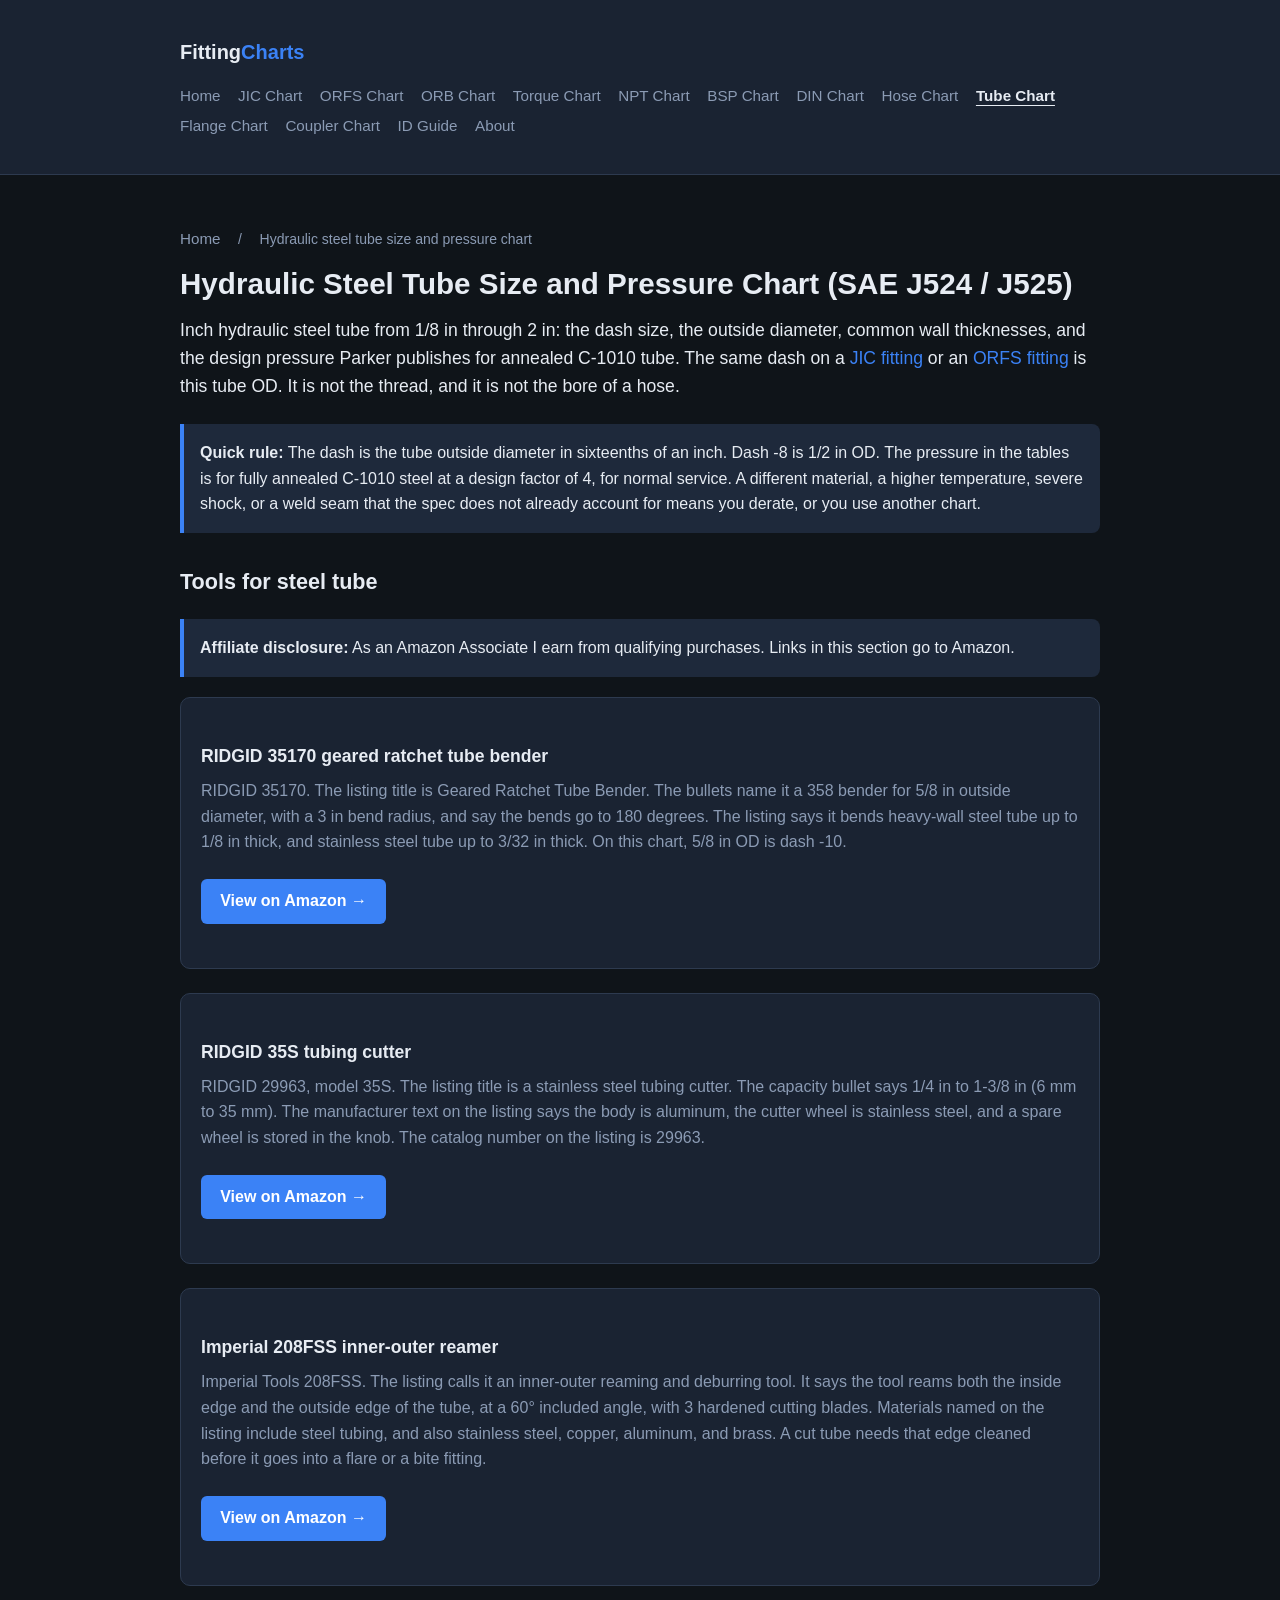
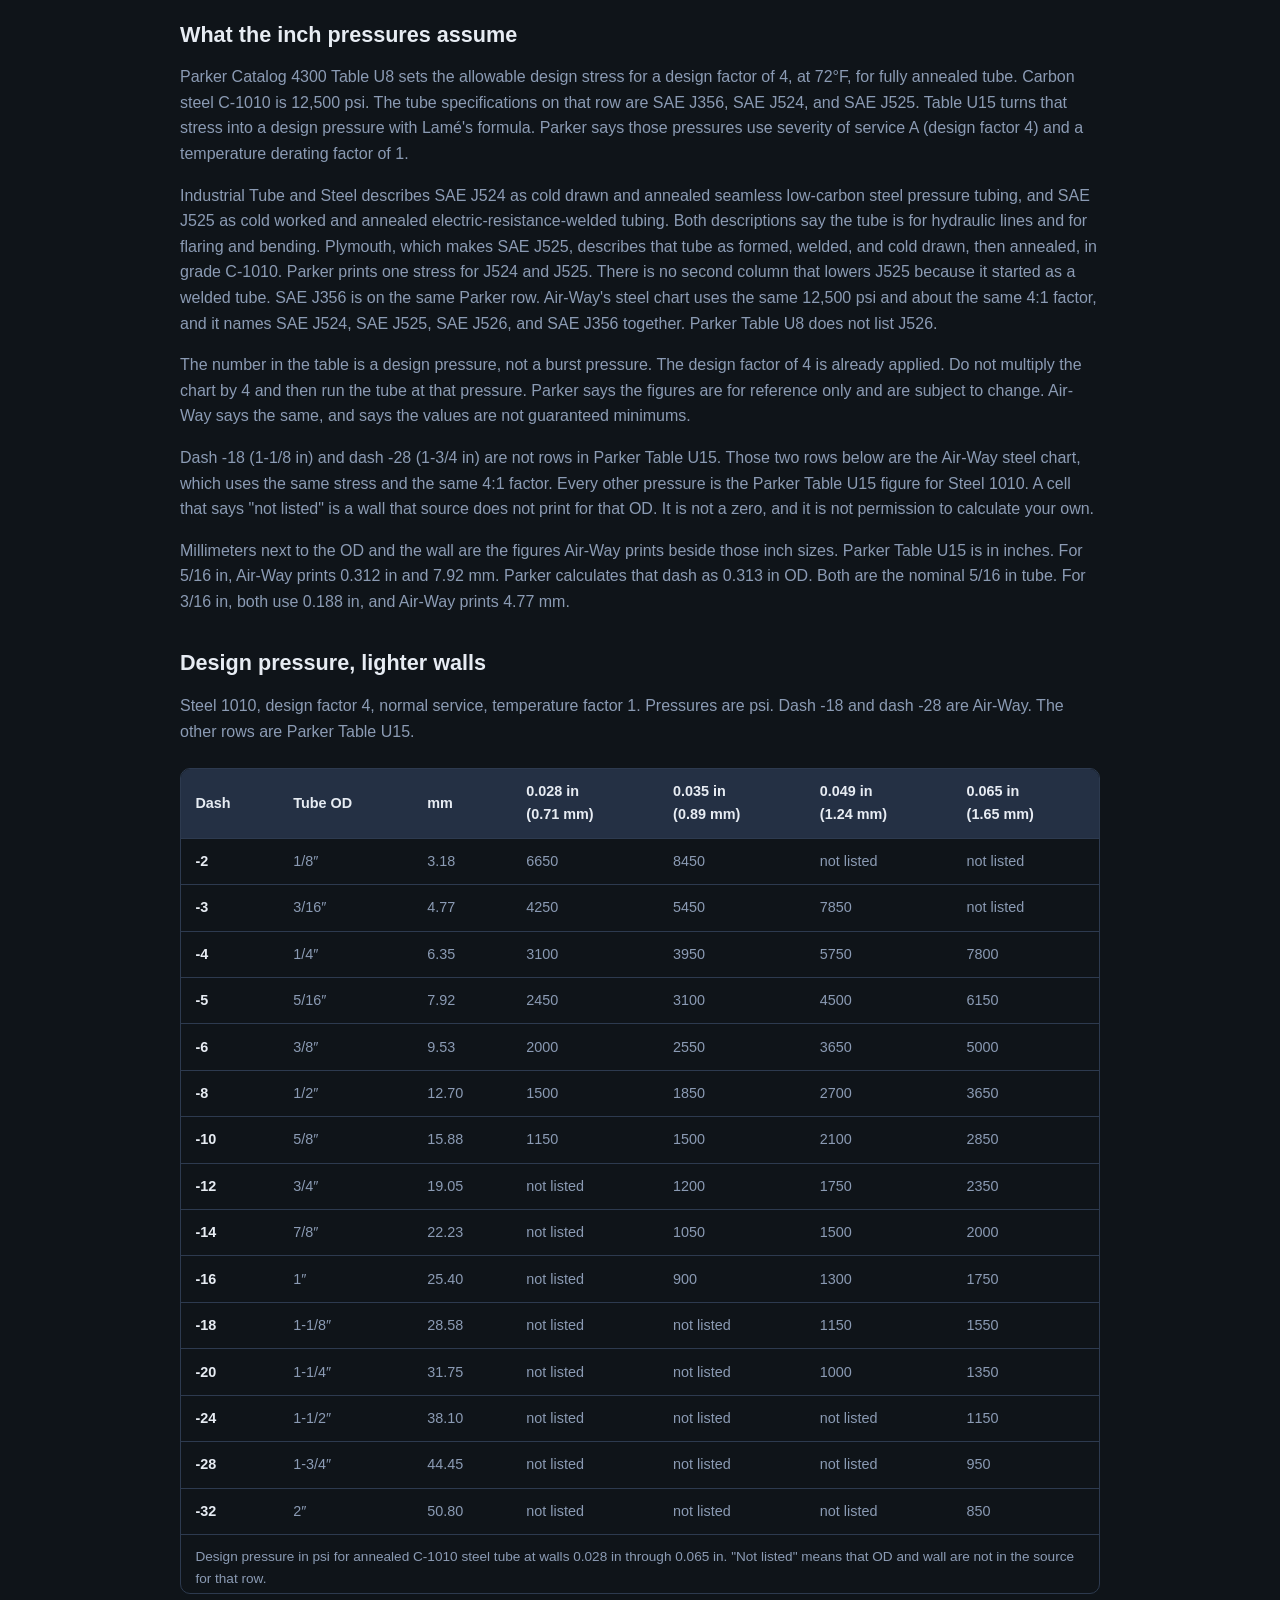
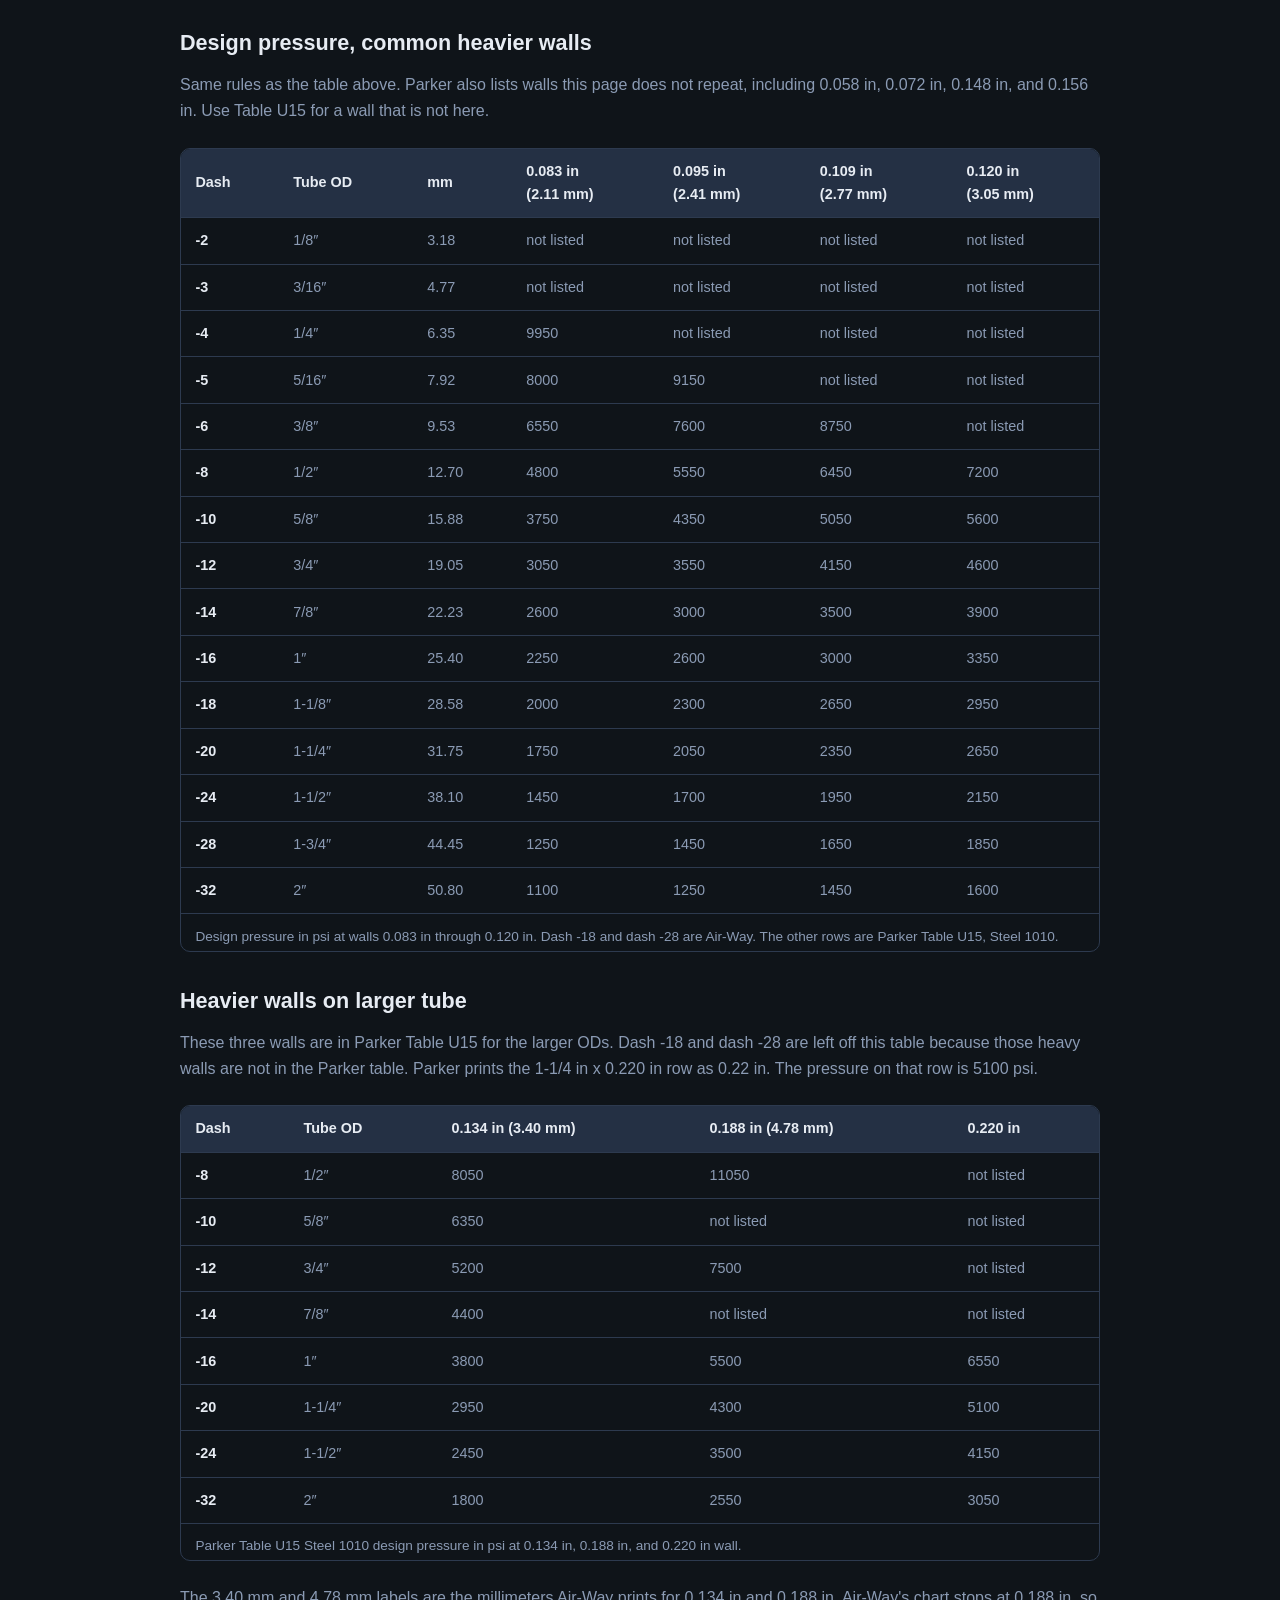
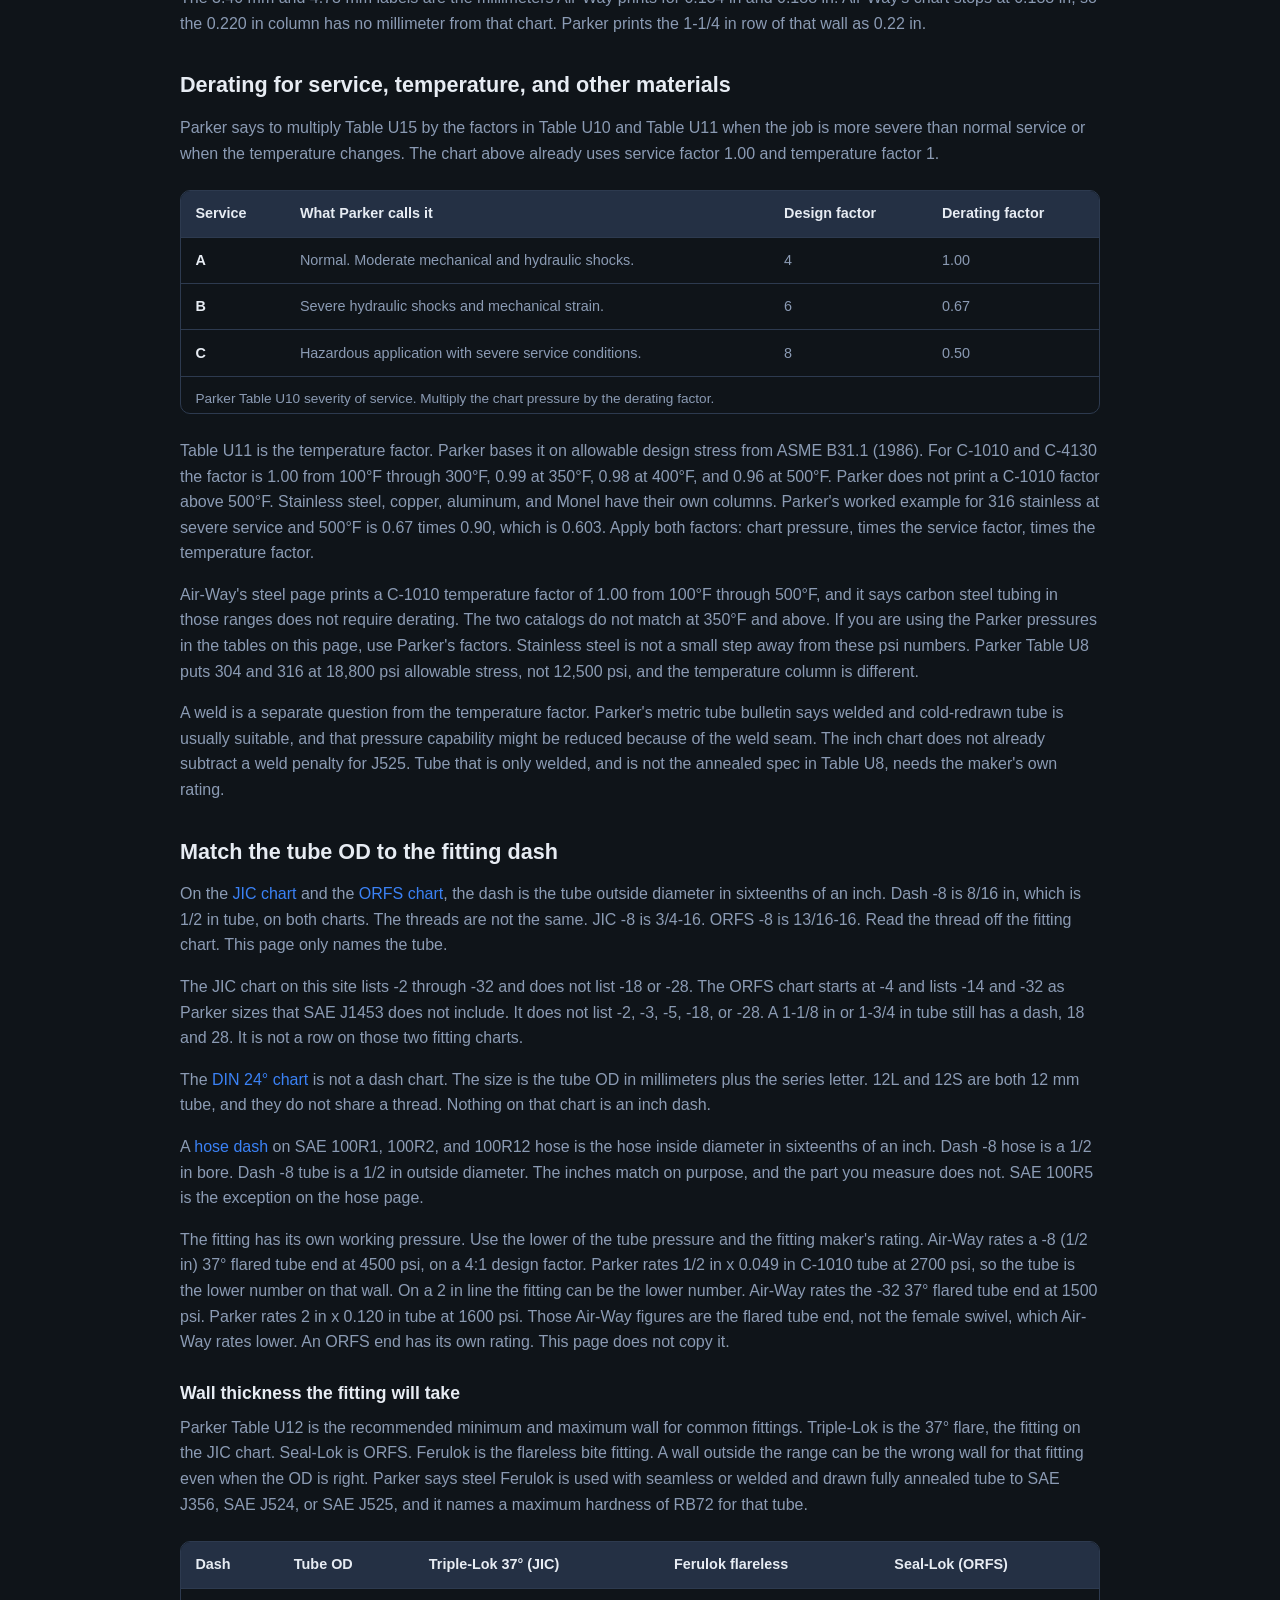
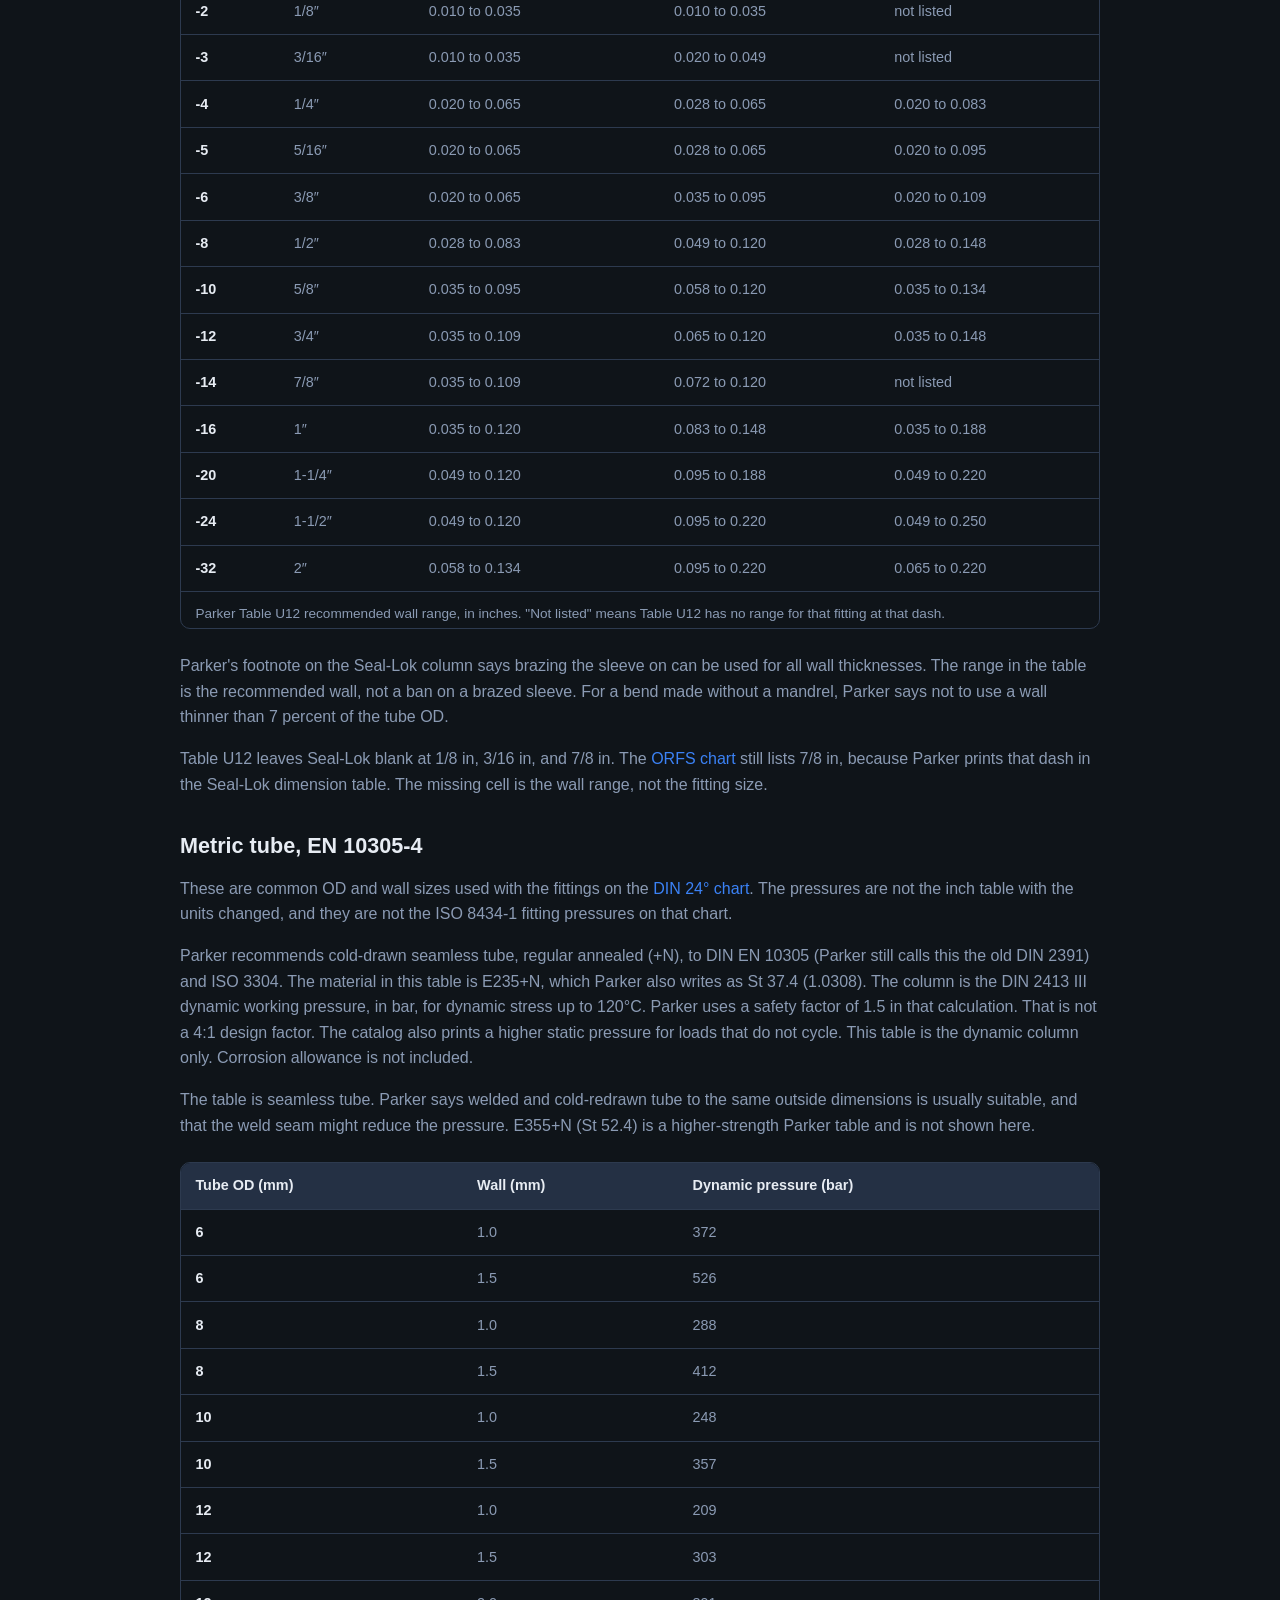
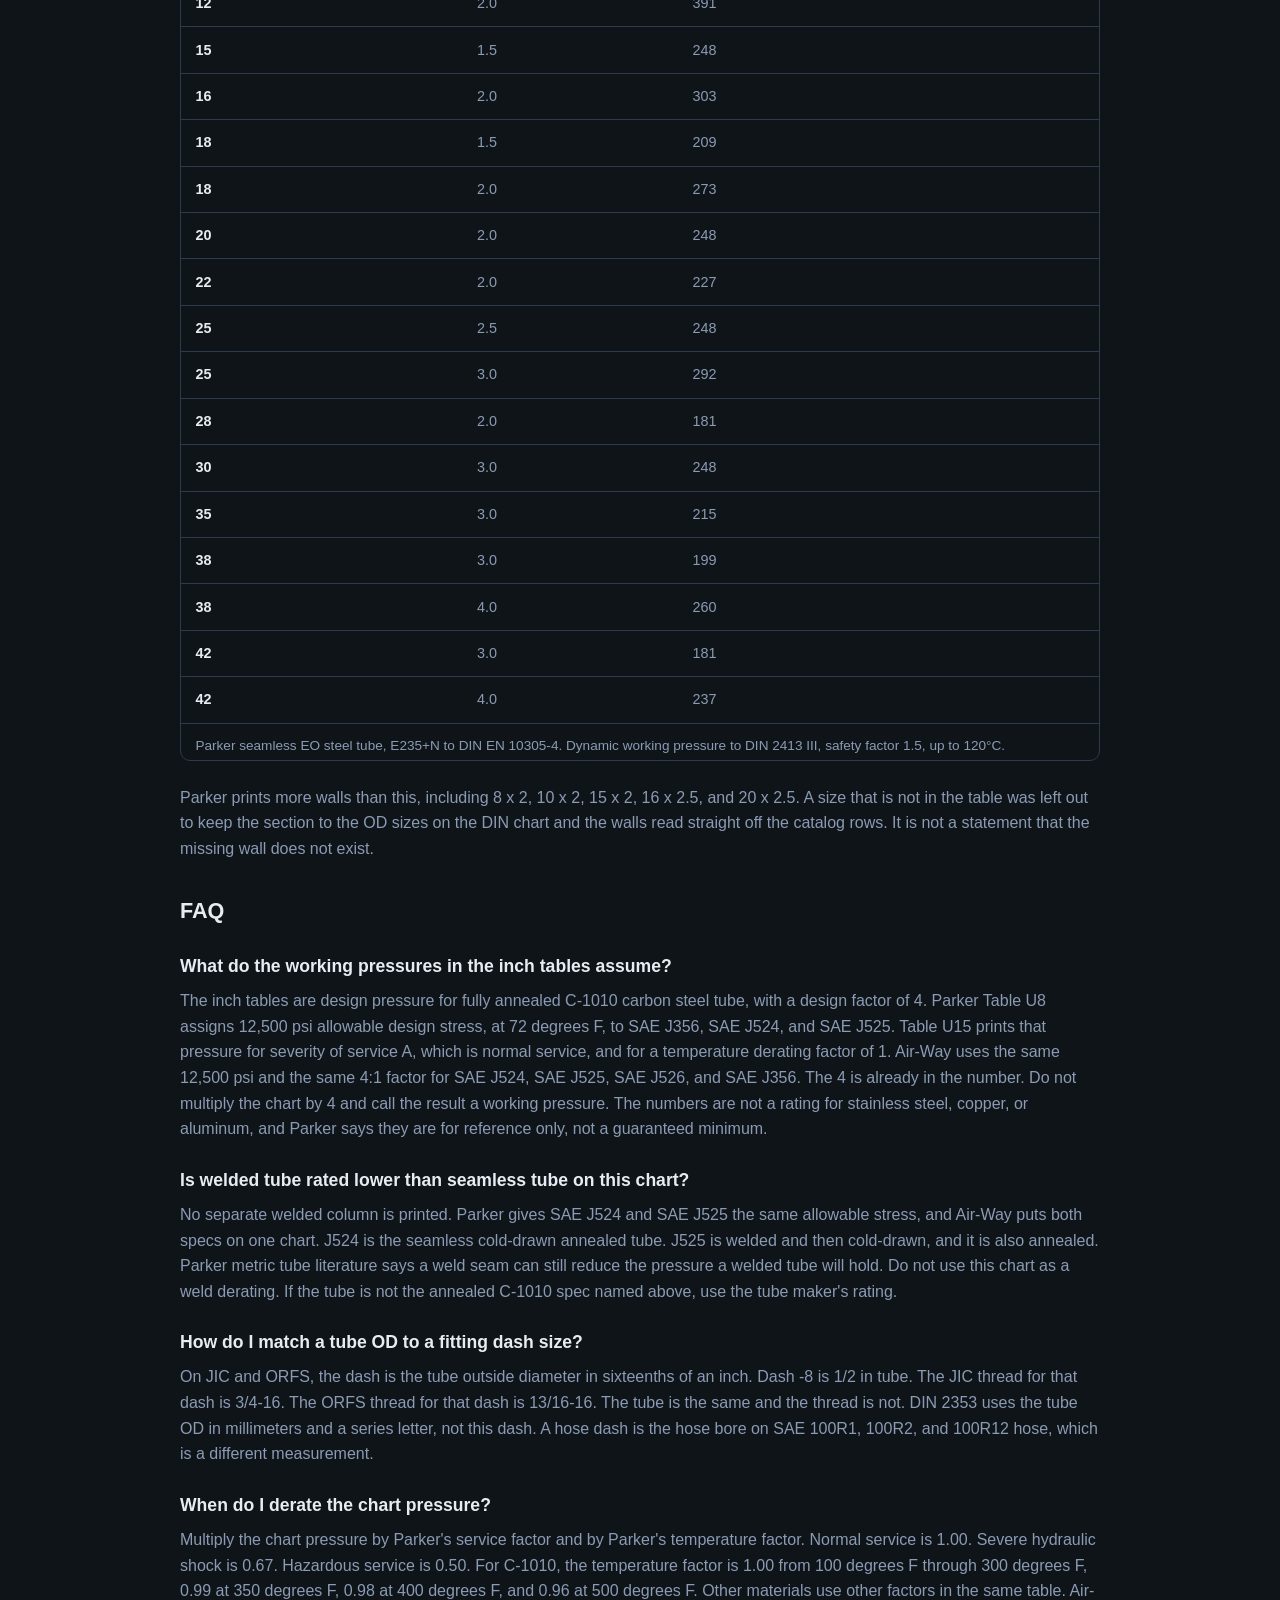
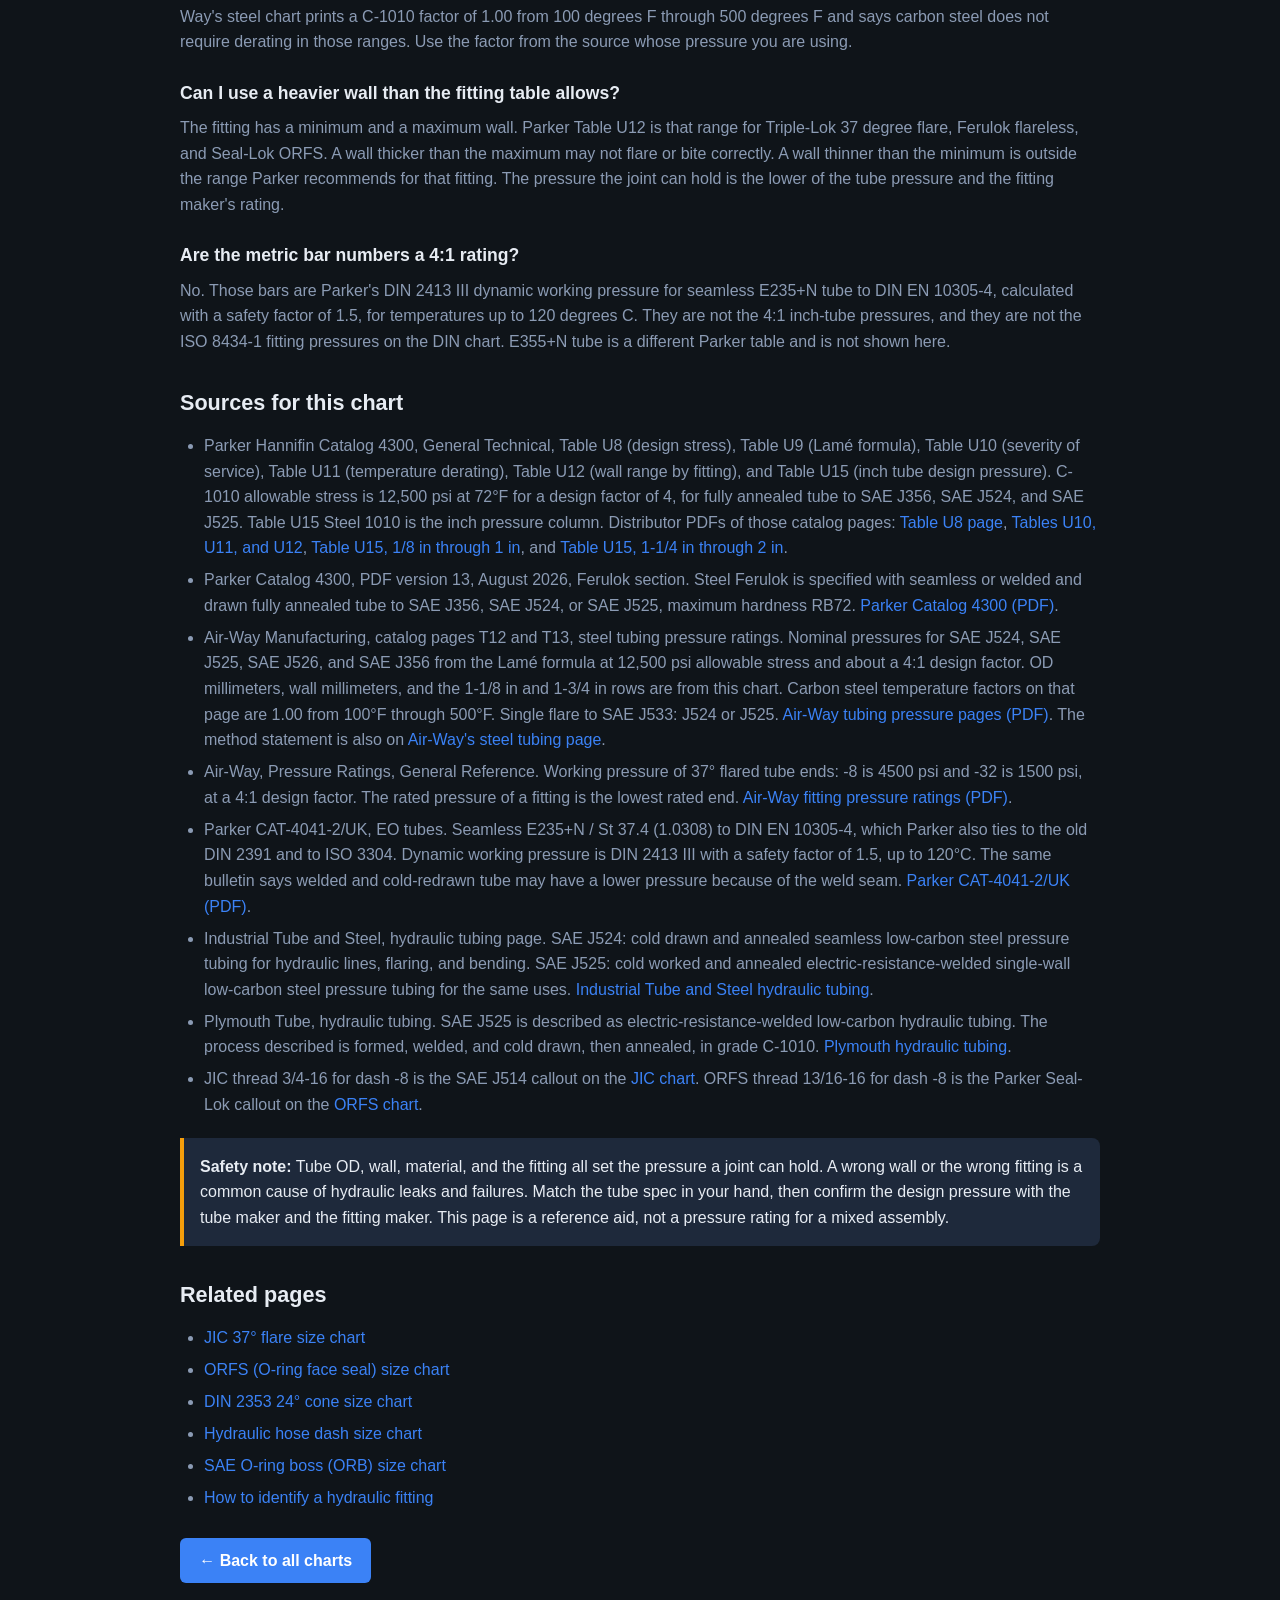
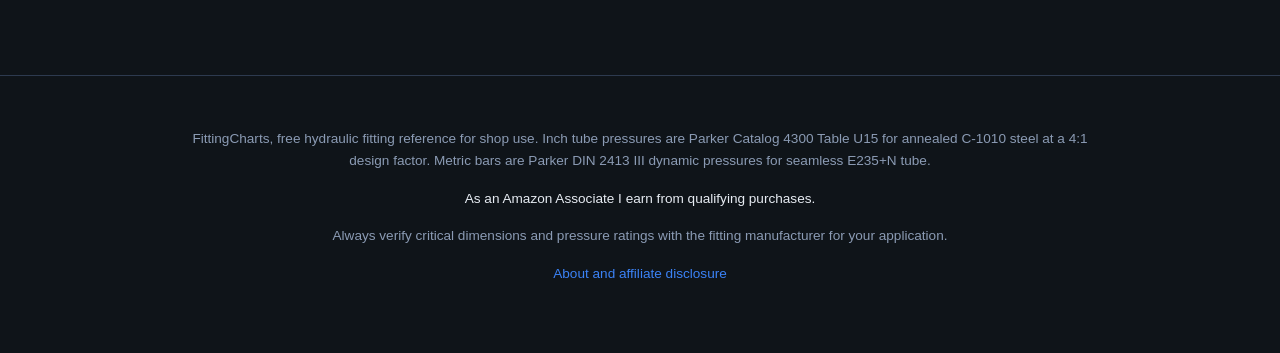
<file: hydraulic-tube-size-pressure-chart.html>
<!DOCTYPE html>
<html lang="en">
<head>
  <meta charset="UTF-8">
  <meta name="viewport" content="width=device-width, initial-scale=1">
  <title>Hydraulic Steel Tube Size and Pressure Chart (SAE J524 / J525) - FittingCharts</title>
  <meta name="description" content="Hydraulic steel tube size and pressure chart for SAE J524 and SAE J525: dash size, OD from 1/8 in to 2 in, wall thickness, and working pressure at a 4:1 design factor.">
  <link rel="canonical" href="https://w-logistics.github.io/fitting-charts/hydraulic-tube-size-pressure-chart.html">
  <meta property="og:type" content="article">
  <meta property="og:site_name" content="FittingCharts">
  <meta property="og:title" content="Hydraulic Steel Tube Size and Pressure Chart (SAE J524 / J525) - FittingCharts">
  <meta property="og:description" content="Hydraulic steel tube size and pressure chart for SAE J524 and SAE J525: dash size, OD from 1/8 in to 2 in, wall thickness, and working pressure at a 4:1 design factor.">
  <meta property="og:url" content="https://w-logistics.github.io/fitting-charts/hydraulic-tube-size-pressure-chart.html">
  <link rel="stylesheet" href="styles.css">
  <script type="application/ld+json">
  {
    "@context": "https://schema.org",
    "@graph": [
      {
        "@type": "TechArticle",
        "headline": "Hydraulic Steel Tube Size and Pressure Chart (SAE J524 / J525)",
        "description": "Inch hydraulic steel tube from 1/8 in to 2 in: dash size, outside diameter, common wall thickness, and design pressure for annealed C-1010 tube to SAE J524 and SAE J525 at a 4:1 design factor, plus a short metric EN 10305-4 section.",
        "url": "https://w-logistics.github.io/fitting-charts/hydraulic-tube-size-pressure-chart.html",
        "mainEntityOfPage": "https://w-logistics.github.io/fitting-charts/hydraulic-tube-size-pressure-chart.html",
        "author": {
          "@type": "Organization",
          "name": "FittingCharts",
          "url": "https://w-logistics.github.io/fitting-charts/"
        },
        "publisher": {
          "@type": "Organization",
          "name": "FittingCharts",
          "url": "https://w-logistics.github.io/fitting-charts/"
        }
      },
      {
        "@type": "BreadcrumbList",
        "itemListElement": [
          {
            "@type": "ListItem",
            "position": 1,
            "name": "Home",
            "item": "https://w-logistics.github.io/fitting-charts/"
          },
          {
            "@type": "ListItem",
            "position": 2,
            "name": "Hydraulic steel tube size and pressure chart",
            "item": "https://w-logistics.github.io/fitting-charts/hydraulic-tube-size-pressure-chart.html"
          }
        ]
      },
      {
        "@type": "FAQPage",
        "mainEntity": [
          {
            "@type": "Question",
            "name": "What do the working pressures in the inch tables assume?",
            "acceptedAnswer": {
              "@type": "Answer",
              "text": "The inch tables are design pressure for fully annealed C-1010 carbon steel tube, with a design factor of 4. Parker Table U8 assigns 12,500 psi allowable design stress, at 72 degrees F, to SAE J356, SAE J524, and SAE J525. Table U15 prints that pressure for severity of service A, which is normal service, and for a temperature derating factor of 1. Air-Way uses the same 12,500 psi and the same 4:1 factor for SAE J524, SAE J525, SAE J526, and SAE J356. The 4 is already in the number. Do not multiply the chart by 4 and call the result a working pressure. The numbers are not a rating for stainless steel, copper, or aluminum, and Parker says they are for reference only, not a guaranteed minimum."
            }
          },
          {
            "@type": "Question",
            "name": "Is welded tube rated lower than seamless tube on this chart?",
            "acceptedAnswer": {
              "@type": "Answer",
              "text": "No separate welded column is printed. Parker gives SAE J524 and SAE J525 the same allowable stress, and Air-Way puts both specs on one chart. J524 is the seamless cold-drawn annealed tube. J525 is welded and then cold-drawn, and it is also annealed. Parker metric tube literature says a weld seam can still reduce the pressure a welded tube will hold. Do not use this chart as a weld derating. If the tube is not the annealed C-1010 spec named above, use the tube maker's rating."
            }
          },
          {
            "@type": "Question",
            "name": "How do I match a tube OD to a fitting dash size?",
            "acceptedAnswer": {
              "@type": "Answer",
              "text": "On JIC and ORFS, the dash is the tube outside diameter in sixteenths of an inch. Dash -8 is 1/2 in tube. The JIC thread for that dash is 3/4-16. The ORFS thread for that dash is 13/16-16. The tube is the same and the thread is not. DIN 2353 uses the tube OD in millimeters and a series letter, not this dash. A hose dash is the hose bore on SAE 100R1, 100R2, and 100R12 hose, which is a different measurement."
            }
          },
          {
            "@type": "Question",
            "name": "When do I derate the chart pressure?",
            "acceptedAnswer": {
              "@type": "Answer",
              "text": "Multiply the chart pressure by Parker's service factor and by Parker's temperature factor. Normal service is 1.00. Severe hydraulic shock is 0.67. Hazardous service is 0.50. For C-1010, the temperature factor is 1.00 from 100 degrees F through 300 degrees F, 0.99 at 350 degrees F, 0.98 at 400 degrees F, and 0.96 at 500 degrees F. Other materials use other factors in the same table. Air-Way's steel chart prints a C-1010 factor of 1.00 from 100 degrees F through 500 degrees F and says carbon steel does not require derating in those ranges. Use the factor from the source whose pressure you are using."
            }
          },
          {
            "@type": "Question",
            "name": "Can I use a heavier wall than the fitting table allows?",
            "acceptedAnswer": {
              "@type": "Answer",
              "text": "The fitting has a minimum and a maximum wall. Parker Table U12 is that range for Triple-Lok 37 degree flare, Ferulok flareless, and Seal-Lok ORFS. A wall thicker than the maximum may not flare or bite correctly. A wall thinner than the minimum is outside the range Parker recommends for that fitting. The pressure the joint can hold is the lower of the tube pressure and the fitting maker's rating."
            }
          },
          {
            "@type": "Question",
            "name": "Are the metric bar numbers a 4:1 rating?",
            "acceptedAnswer": {
              "@type": "Answer",
              "text": "No. Those bars are Parker's DIN 2413 III dynamic working pressure for seamless E235+N tube to DIN EN 10305-4, calculated with a safety factor of 1.5, for temperatures up to 120 degrees C. They are not the 4:1 inch-tube pressures, and they are not the ISO 8434-1 fitting pressures on the DIN chart. E355+N tube is a different Parker table and is not shown here."
            }
          }
        ]
      }
    ]
  }
  </script>
</head>
<body>
  <header>
    <div class="container">
      <div class="logo">Fitting<span>Charts</span></div>
      <nav aria-label="Primary">
        <a href="index.html">Home</a>
        <a href="jic-fitting-size-chart.html">JIC Chart</a>
        <a href="orfs-fitting-size-chart.html">ORFS Chart</a>
        <a href="sae-o-ring-boss-orb-fitting-chart.html">ORB Chart</a>
        <a href="hydraulic-fitting-torque-chart.html">Torque Chart</a>
        <a href="npt-thread-size-chart.html">NPT Chart</a>
        <a href="bspp-bspt-thread-size-chart.html">BSP Chart</a>
        <a href="din-2353-24-degree-cone-fitting-chart.html">DIN Chart</a>
        <a href="hydraulic-hose-dash-size-chart.html">Hose Chart</a>
        <a href="hydraulic-tube-size-pressure-chart.html" aria-current="page">Tube Chart</a>
        <a href="sae-j518-code-61-62-flange-chart.html">Flange Chart</a>
        <a href="hydraulic-quick-coupler-size-chart.html">Coupler Chart</a>
        <a href="how-to-identify-hydraulic-fittings.html">ID Guide</a>
        <a href="disclosure.html">About</a>
      </nav>
    </div>
  </header>

  <main class="container">
    <nav class="breadcrumb" aria-label="Breadcrumb">
      <a href="index.html">Home</a>
      <span aria-hidden="true"> / </span>
      <span aria-current="page">Hydraulic steel tube size and pressure chart</span>
    </nav>

    <h1>Hydraulic Steel Tube Size and Pressure Chart (SAE J524 / J525)</h1>
    <p class="lead">Inch hydraulic steel tube from 1/8 in through 2 in: the dash size, the outside diameter, common wall thicknesses, and the design pressure Parker publishes for annealed C-1010 tube. The same dash on a <a href="jic-fitting-size-chart.html">JIC fitting</a> or an <a href="orfs-fitting-size-chart.html">ORFS fitting</a> is this tube OD. It is not the thread, and it is not the bore of a hose.</p>

    <div class="note">
      <strong>Quick rule:</strong> The dash is the tube outside diameter in sixteenths of an inch. Dash -8 is 1/2 in OD. The pressure in the tables is for fully annealed C-1010 steel at a design factor of 4, for normal service. A different material, a higher temperature, severe shock, or a weld seam that the spec does not already account for means you derate, or you use another chart.
    </div>

    <h2>Tools for steel tube</h2>
    <div class="note">
      <strong>Affiliate disclosure:</strong> As an Amazon Associate I earn from qualifying purchases. Links in this section go to Amazon.
    </div>

    <div class="card">
      <h3>RIDGID 35170 geared ratchet tube bender</h3>
      <p>RIDGID 35170. The listing title is Geared Ratchet Tube Bender. The bullets name it a 358 bender for 5/8 in outside diameter, with a 3 in bend radius, and say the bends go to 180 degrees. The listing says it bends heavy-wall steel tube up to 1/8 in thick, and stainless steel tube up to 3/32 in thick. On this chart, 5/8 in OD is dash -10.</p>
      <p>
        <a href="https://www.amazon.com/dp/B001HWSFDY?tag=wlogistics-20" class="btn" target="_blank" rel="sponsored noopener">View on Amazon →</a>
      </p>
    </div>

    <div class="card">
      <h3>RIDGID 35S tubing cutter</h3>
      <p>RIDGID 29963, model 35S. The listing title is a stainless steel tubing cutter. The capacity bullet says 1/4 in to 1-3/8 in (6 mm to 35 mm). The manufacturer text on the listing says the body is aluminum, the cutter wheel is stainless steel, and a spare wheel is stored in the knob. The catalog number on the listing is 29963.</p>
      <p>
        <a href="https://www.amazon.com/dp/B001P81OK6?tag=wlogistics-20" class="btn" target="_blank" rel="sponsored noopener">View on Amazon →</a>
      </p>
    </div>

    <div class="card">
      <h3>Imperial 208FSS inner-outer reamer</h3>
      <p>Imperial Tools 208FSS. The listing calls it an inner-outer reaming and deburring tool. It says the tool reams both the inside edge and the outside edge of the tube, at a 60° included angle, with 3 hardened cutting blades. Materials named on the listing include steel tubing, and also stainless steel, copper, aluminum, and brass. A cut tube needs that edge cleaned before it goes into a flare or a bite fitting.</p>
      <p>
        <a href="https://www.amazon.com/dp/B085B6MSRD?tag=wlogistics-20" class="btn" target="_blank" rel="sponsored noopener">View on Amazon →</a>
      </p>
    </div>

    <h2>What the inch pressures assume</h2>
    <p>Parker Catalog 4300 Table U8 sets the allowable design stress for a design factor of 4, at 72°F, for fully annealed tube. Carbon steel C-1010 is 12,500 psi. The tube specifications on that row are SAE J356, SAE J524, and SAE J525. Table U15 turns that stress into a design pressure with Lamé's formula. Parker says those pressures use severity of service A (design factor 4) and a temperature derating factor of 1.</p>
    <p>Industrial Tube and Steel describes SAE J524 as cold drawn and annealed seamless low-carbon steel pressure tubing, and SAE J525 as cold worked and annealed electric-resistance-welded tubing. Both descriptions say the tube is for hydraulic lines and for flaring and bending. Plymouth, which makes SAE J525, describes that tube as formed, welded, and cold drawn, then annealed, in grade C-1010. Parker prints one stress for J524 and J525. There is no second column that lowers J525 because it started as a welded tube. SAE J356 is on the same Parker row. Air-Way's steel chart uses the same 12,500 psi and about the same 4:1 factor, and it names SAE J524, SAE J525, SAE J526, and SAE J356 together. Parker Table U8 does not list J526.</p>
    <p>The number in the table is a design pressure, not a burst pressure. The design factor of 4 is already applied. Do not multiply the chart by 4 and then run the tube at that pressure. Parker says the figures are for reference only and are subject to change. Air-Way says the same, and says the values are not guaranteed minimums.</p>
    <p>Dash -18 (1-1/8 in) and dash -28 (1-3/4 in) are not rows in Parker Table U15. Those two rows below are the Air-Way steel chart, which uses the same stress and the same 4:1 factor. Every other pressure is the Parker Table U15 figure for Steel 1010. A cell that says "not listed" is a wall that source does not print for that OD. It is not a zero, and it is not permission to calculate your own.</p>
    <p>Millimeters next to the OD and the wall are the figures Air-Way prints beside those inch sizes. Parker Table U15 is in inches. For 5/16 in, Air-Way prints 0.312 in and 7.92 mm. Parker calculates that dash as 0.313 in OD. Both are the nominal 5/16 in tube. For 3/16 in, both use 0.188 in, and Air-Way prints 4.77 mm.</p>

    <h2>Design pressure, lighter walls</h2>
    <p>Steel 1010, design factor 4, normal service, temperature factor 1. Pressures are psi. Dash -18 and dash -28 are Air-Way. The other rows are Parker Table U15.</p>
    <div class="table-wrap">
      <table>
        <caption>Design pressure in psi for annealed C-1010 steel tube at walls 0.028 in through 0.065 in. "Not listed" means that OD and wall are not in the source for that row.</caption>
        <thead>
          <tr>
            <th scope="col">Dash</th>
            <th scope="col">Tube OD</th>
            <th scope="col">mm</th>
            <th scope="col">0.028 in<br>(0.71 mm)</th>
            <th scope="col">0.035 in<br>(0.89 mm)</th>
            <th scope="col">0.049 in<br>(1.24 mm)</th>
            <th scope="col">0.065 in<br>(1.65 mm)</th>
          </tr>
        </thead>
        <tbody>
          <tr><td>-2</td><td>1/8″</td><td>3.18</td><td>6650</td><td>8450</td><td>not listed</td><td>not listed</td></tr>
          <tr><td>-3</td><td>3/16″</td><td>4.77</td><td>4250</td><td>5450</td><td>7850</td><td>not listed</td></tr>
          <tr><td>-4</td><td>1/4″</td><td>6.35</td><td>3100</td><td>3950</td><td>5750</td><td>7800</td></tr>
          <tr><td>-5</td><td>5/16″</td><td>7.92</td><td>2450</td><td>3100</td><td>4500</td><td>6150</td></tr>
          <tr><td>-6</td><td>3/8″</td><td>9.53</td><td>2000</td><td>2550</td><td>3650</td><td>5000</td></tr>
          <tr><td>-8</td><td>1/2″</td><td>12.70</td><td>1500</td><td>1850</td><td>2700</td><td>3650</td></tr>
          <tr><td>-10</td><td>5/8″</td><td>15.88</td><td>1150</td><td>1500</td><td>2100</td><td>2850</td></tr>
          <tr><td>-12</td><td>3/4″</td><td>19.05</td><td>not listed</td><td>1200</td><td>1750</td><td>2350</td></tr>
          <tr><td>-14</td><td>7/8″</td><td>22.23</td><td>not listed</td><td>1050</td><td>1500</td><td>2000</td></tr>
          <tr><td>-16</td><td>1″</td><td>25.40</td><td>not listed</td><td>900</td><td>1300</td><td>1750</td></tr>
          <tr><td>-18</td><td>1-1/8″</td><td>28.58</td><td>not listed</td><td>not listed</td><td>1150</td><td>1550</td></tr>
          <tr><td>-20</td><td>1-1/4″</td><td>31.75</td><td>not listed</td><td>not listed</td><td>1000</td><td>1350</td></tr>
          <tr><td>-24</td><td>1-1/2″</td><td>38.10</td><td>not listed</td><td>not listed</td><td>not listed</td><td>1150</td></tr>
          <tr><td>-28</td><td>1-3/4″</td><td>44.45</td><td>not listed</td><td>not listed</td><td>not listed</td><td>950</td></tr>
          <tr><td>-32</td><td>2″</td><td>50.80</td><td>not listed</td><td>not listed</td><td>not listed</td><td>850</td></tr>
        </tbody>
      </table>
    </div>

    <h2>Design pressure, common heavier walls</h2>
    <p>Same rules as the table above. Parker also lists walls this page does not repeat, including 0.058 in, 0.072 in, 0.148 in, and 0.156 in. Use Table U15 for a wall that is not here.</p>
    <div class="table-wrap">
      <table>
        <caption>Design pressure in psi at walls 0.083 in through 0.120 in. Dash -18 and dash -28 are Air-Way. The other rows are Parker Table U15, Steel 1010.</caption>
        <thead>
          <tr>
            <th scope="col">Dash</th>
            <th scope="col">Tube OD</th>
            <th scope="col">mm</th>
            <th scope="col">0.083 in<br>(2.11 mm)</th>
            <th scope="col">0.095 in<br>(2.41 mm)</th>
            <th scope="col">0.109 in<br>(2.77 mm)</th>
            <th scope="col">0.120 in<br>(3.05 mm)</th>
          </tr>
        </thead>
        <tbody>
          <tr><td>-2</td><td>1/8″</td><td>3.18</td><td>not listed</td><td>not listed</td><td>not listed</td><td>not listed</td></tr>
          <tr><td>-3</td><td>3/16″</td><td>4.77</td><td>not listed</td><td>not listed</td><td>not listed</td><td>not listed</td></tr>
          <tr><td>-4</td><td>1/4″</td><td>6.35</td><td>9950</td><td>not listed</td><td>not listed</td><td>not listed</td></tr>
          <tr><td>-5</td><td>5/16″</td><td>7.92</td><td>8000</td><td>9150</td><td>not listed</td><td>not listed</td></tr>
          <tr><td>-6</td><td>3/8″</td><td>9.53</td><td>6550</td><td>7600</td><td>8750</td><td>not listed</td></tr>
          <tr><td>-8</td><td>1/2″</td><td>12.70</td><td>4800</td><td>5550</td><td>6450</td><td>7200</td></tr>
          <tr><td>-10</td><td>5/8″</td><td>15.88</td><td>3750</td><td>4350</td><td>5050</td><td>5600</td></tr>
          <tr><td>-12</td><td>3/4″</td><td>19.05</td><td>3050</td><td>3550</td><td>4150</td><td>4600</td></tr>
          <tr><td>-14</td><td>7/8″</td><td>22.23</td><td>2600</td><td>3000</td><td>3500</td><td>3900</td></tr>
          <tr><td>-16</td><td>1″</td><td>25.40</td><td>2250</td><td>2600</td><td>3000</td><td>3350</td></tr>
          <tr><td>-18</td><td>1-1/8″</td><td>28.58</td><td>2000</td><td>2300</td><td>2650</td><td>2950</td></tr>
          <tr><td>-20</td><td>1-1/4″</td><td>31.75</td><td>1750</td><td>2050</td><td>2350</td><td>2650</td></tr>
          <tr><td>-24</td><td>1-1/2″</td><td>38.10</td><td>1450</td><td>1700</td><td>1950</td><td>2150</td></tr>
          <tr><td>-28</td><td>1-3/4″</td><td>44.45</td><td>1250</td><td>1450</td><td>1650</td><td>1850</td></tr>
          <tr><td>-32</td><td>2″</td><td>50.80</td><td>1100</td><td>1250</td><td>1450</td><td>1600</td></tr>
        </tbody>
      </table>
    </div>

    <h2>Heavier walls on larger tube</h2>
    <p>These three walls are in Parker Table U15 for the larger ODs. Dash -18 and dash -28 are left off this table because those heavy walls are not in the Parker table. Parker prints the 1-1/4 in x 0.220 in row as 0.22 in. The pressure on that row is 5100 psi.</p>
    <div class="table-wrap">
      <table>
        <caption>Parker Table U15 Steel 1010 design pressure in psi at 0.134 in, 0.188 in, and 0.220 in wall.</caption>
        <thead>
          <tr>
            <th scope="col">Dash</th>
            <th scope="col">Tube OD</th>
            <th scope="col">0.134 in (3.40 mm)</th>
            <th scope="col">0.188 in (4.78 mm)</th>
            <th scope="col">0.220 in</th>
          </tr>
        </thead>
        <tbody>
          <tr><td>-8</td><td>1/2″</td><td>8050</td><td>11050</td><td>not listed</td></tr>
          <tr><td>-10</td><td>5/8″</td><td>6350</td><td>not listed</td><td>not listed</td></tr>
          <tr><td>-12</td><td>3/4″</td><td>5200</td><td>7500</td><td>not listed</td></tr>
          <tr><td>-14</td><td>7/8″</td><td>4400</td><td>not listed</td><td>not listed</td></tr>
          <tr><td>-16</td><td>1″</td><td>3800</td><td>5500</td><td>6550</td></tr>
          <tr><td>-20</td><td>1-1/4″</td><td>2950</td><td>4300</td><td>5100</td></tr>
          <tr><td>-24</td><td>1-1/2″</td><td>2450</td><td>3500</td><td>4150</td></tr>
          <tr><td>-32</td><td>2″</td><td>1800</td><td>2550</td><td>3050</td></tr>
        </tbody>
      </table>
    </div>
    <p>The 3.40 mm and 4.78 mm labels are the millimeters Air-Way prints for 0.134 in and 0.188 in. Air-Way's chart stops at 0.188 in, so the 0.220 in column has no millimeter from that chart. Parker prints the 1-1/4 in row of that wall as 0.22 in.</p>

    <h2>Derating for service, temperature, and other materials</h2>
    <p>Parker says to multiply Table U15 by the factors in Table U10 and Table U11 when the job is more severe than normal service or when the temperature changes. The chart above already uses service factor 1.00 and temperature factor 1.</p>
    <div class="table-wrap">
      <table>
        <caption>Parker Table U10 severity of service. Multiply the chart pressure by the derating factor.</caption>
        <thead>
          <tr>
            <th scope="col">Service</th>
            <th scope="col">What Parker calls it</th>
            <th scope="col">Design factor</th>
            <th scope="col">Derating factor</th>
          </tr>
        </thead>
        <tbody>
          <tr><td>A</td><td>Normal. Moderate mechanical and hydraulic shocks.</td><td>4</td><td>1.00</td></tr>
          <tr><td>B</td><td>Severe hydraulic shocks and mechanical strain.</td><td>6</td><td>0.67</td></tr>
          <tr><td>C</td><td>Hazardous application with severe service conditions.</td><td>8</td><td>0.50</td></tr>
        </tbody>
      </table>
    </div>
    <p>Table U11 is the temperature factor. Parker bases it on allowable design stress from ASME B31.1 (1986). For C-1010 and C-4130 the factor is 1.00 from 100°F through 300°F, 0.99 at 350°F, 0.98 at 400°F, and 0.96 at 500°F. Parker does not print a C-1010 factor above 500°F. Stainless steel, copper, aluminum, and Monel have their own columns. Parker's worked example for 316 stainless at severe service and 500°F is 0.67 times 0.90, which is 0.603. Apply both factors: chart pressure, times the service factor, times the temperature factor.</p>
    <p>Air-Way's steel page prints a C-1010 temperature factor of 1.00 from 100°F through 500°F, and it says carbon steel tubing in those ranges does not require derating. The two catalogs do not match at 350°F and above. If you are using the Parker pressures in the tables on this page, use Parker's factors. Stainless steel is not a small step away from these psi numbers. Parker Table U8 puts 304 and 316 at 18,800 psi allowable stress, not 12,500 psi, and the temperature column is different.</p>
    <p>A weld is a separate question from the temperature factor. Parker's metric tube bulletin says welded and cold-redrawn tube is usually suitable, and that pressure capability might be reduced because of the weld seam. The inch chart does not already subtract a weld penalty for J525. Tube that is only welded, and is not the annealed spec in Table U8, needs the maker's own rating.</p>

    <h2>Match the tube OD to the fitting dash</h2>
    <p>On the <a href="jic-fitting-size-chart.html">JIC chart</a> and the <a href="orfs-fitting-size-chart.html">ORFS chart</a>, the dash is the tube outside diameter in sixteenths of an inch. Dash -8 is 8/16 in, which is 1/2 in tube, on both charts. The threads are not the same. JIC -8 is 3/4-16. ORFS -8 is 13/16-16. Read the thread off the fitting chart. This page only names the tube.</p>
    <p>The JIC chart on this site lists -2 through -32 and does not list -18 or -28. The ORFS chart starts at -4 and lists -14 and -32 as Parker sizes that SAE J1453 does not include. It does not list -2, -3, -5, -18, or -28. A 1-1/8 in or 1-3/4 in tube still has a dash, 18 and 28. It is not a row on those two fitting charts.</p>
    <p>The <a href="din-2353-24-degree-cone-fitting-chart.html">DIN 24° chart</a> is not a dash chart. The size is the tube OD in millimeters plus the series letter. 12L and 12S are both 12 mm tube, and they do not share a thread. Nothing on that chart is an inch dash.</p>
    <p>A <a href="hydraulic-hose-dash-size-chart.html">hose dash</a> on SAE 100R1, 100R2, and 100R12 hose is the hose inside diameter in sixteenths of an inch. Dash -8 hose is a 1/2 in bore. Dash -8 tube is a 1/2 in outside diameter. The inches match on purpose, and the part you measure does not. SAE 100R5 is the exception on the hose page.</p>
    <p>The fitting has its own working pressure. Use the lower of the tube pressure and the fitting maker's rating. Air-Way rates a -8 (1/2 in) 37° flared tube end at 4500 psi, on a 4:1 design factor. Parker rates 1/2 in x 0.049 in C-1010 tube at 2700 psi, so the tube is the lower number on that wall. On a 2 in line the fitting can be the lower number. Air-Way rates the -32 37° flared tube end at 1500 psi. Parker rates 2 in x 0.120 in tube at 1600 psi. Those Air-Way figures are the flared tube end, not the female swivel, which Air-Way rates lower. An ORFS end has its own rating. This page does not copy it.</p>

    <h3>Wall thickness the fitting will take</h3>
    <p>Parker Table U12 is the recommended minimum and maximum wall for common fittings. Triple-Lok is the 37° flare, the fitting on the JIC chart. Seal-Lok is ORFS. Ferulok is the flareless bite fitting. A wall outside the range can be the wrong wall for that fitting even when the OD is right. Parker says steel Ferulok is used with seamless or welded and drawn fully annealed tube to SAE J356, SAE J524, or SAE J525, and it names a maximum hardness of RB72 for that tube.</p>
    <div class="table-wrap">
      <table>
        <caption>Parker Table U12 recommended wall range, in inches. "Not listed" means Table U12 has no range for that fitting at that dash.</caption>
        <thead>
          <tr>
            <th scope="col">Dash</th>
            <th scope="col">Tube OD</th>
            <th scope="col">Triple-Lok 37° (JIC)</th>
            <th scope="col">Ferulok flareless</th>
            <th scope="col">Seal-Lok (ORFS)</th>
          </tr>
        </thead>
        <tbody>
          <tr><td>-2</td><td>1/8″</td><td>0.010 to 0.035</td><td>0.010 to 0.035</td><td>not listed</td></tr>
          <tr><td>-3</td><td>3/16″</td><td>0.010 to 0.035</td><td>0.020 to 0.049</td><td>not listed</td></tr>
          <tr><td>-4</td><td>1/4″</td><td>0.020 to 0.065</td><td>0.028 to 0.065</td><td>0.020 to 0.083</td></tr>
          <tr><td>-5</td><td>5/16″</td><td>0.020 to 0.065</td><td>0.028 to 0.065</td><td>0.020 to 0.095</td></tr>
          <tr><td>-6</td><td>3/8″</td><td>0.020 to 0.065</td><td>0.035 to 0.095</td><td>0.020 to 0.109</td></tr>
          <tr><td>-8</td><td>1/2″</td><td>0.028 to 0.083</td><td>0.049 to 0.120</td><td>0.028 to 0.148</td></tr>
          <tr><td>-10</td><td>5/8″</td><td>0.035 to 0.095</td><td>0.058 to 0.120</td><td>0.035 to 0.134</td></tr>
          <tr><td>-12</td><td>3/4″</td><td>0.035 to 0.109</td><td>0.065 to 0.120</td><td>0.035 to 0.148</td></tr>
          <tr><td>-14</td><td>7/8″</td><td>0.035 to 0.109</td><td>0.072 to 0.120</td><td>not listed</td></tr>
          <tr><td>-16</td><td>1″</td><td>0.035 to 0.120</td><td>0.083 to 0.148</td><td>0.035 to 0.188</td></tr>
          <tr><td>-20</td><td>1-1/4″</td><td>0.049 to 0.120</td><td>0.095 to 0.188</td><td>0.049 to 0.220</td></tr>
          <tr><td>-24</td><td>1-1/2″</td><td>0.049 to 0.120</td><td>0.095 to 0.220</td><td>0.049 to 0.250</td></tr>
          <tr><td>-32</td><td>2″</td><td>0.058 to 0.134</td><td>0.095 to 0.220</td><td>0.065 to 0.220</td></tr>
        </tbody>
      </table>
    </div>
    <p>Parker's footnote on the Seal-Lok column says brazing the sleeve on can be used for all wall thicknesses. The range in the table is the recommended wall, not a ban on a brazed sleeve. For a bend made without a mandrel, Parker says not to use a wall thinner than 7 percent of the tube OD.</p>
    <p>Table U12 leaves Seal-Lok blank at 1/8 in, 3/16 in, and 7/8 in. The <a href="orfs-fitting-size-chart.html">ORFS chart</a> still lists 7/8 in, because Parker prints that dash in the Seal-Lok dimension table. The missing cell is the wall range, not the fitting size.</p>

    <h2>Metric tube, EN 10305-4</h2>
    <p>These are common OD and wall sizes used with the fittings on the <a href="din-2353-24-degree-cone-fitting-chart.html">DIN 24° chart</a>. The pressures are not the inch table with the units changed, and they are not the ISO 8434-1 fitting pressures on that chart.</p>
    <p>Parker recommends cold-drawn seamless tube, regular annealed (+N), to DIN EN 10305 (Parker still calls this the old DIN 2391) and ISO 3304. The material in this table is E235+N, which Parker also writes as St 37.4 (1.0308). The column is the DIN 2413 III dynamic working pressure, in bar, for dynamic stress up to 120°C. Parker uses a safety factor of 1.5 in that calculation. That is not a 4:1 design factor. The catalog also prints a higher static pressure for loads that do not cycle. This table is the dynamic column only. Corrosion allowance is not included.</p>
    <p>The table is seamless tube. Parker says welded and cold-redrawn tube to the same outside dimensions is usually suitable, and that the weld seam might reduce the pressure. E355+N (St 52.4) is a higher-strength Parker table and is not shown here.</p>
    <div class="table-wrap">
      <table>
        <caption>Parker seamless EO steel tube, E235+N to DIN EN 10305-4. Dynamic working pressure to DIN 2413 III, safety factor 1.5, up to 120°C.</caption>
        <thead>
          <tr>
            <th scope="col">Tube OD (mm)</th>
            <th scope="col">Wall (mm)</th>
            <th scope="col">Dynamic pressure (bar)</th>
          </tr>
        </thead>
        <tbody>
          <tr><td>6</td><td>1.0</td><td>372</td></tr>
          <tr><td>6</td><td>1.5</td><td>526</td></tr>
          <tr><td>8</td><td>1.0</td><td>288</td></tr>
          <tr><td>8</td><td>1.5</td><td>412</td></tr>
          <tr><td>10</td><td>1.0</td><td>248</td></tr>
          <tr><td>10</td><td>1.5</td><td>357</td></tr>
          <tr><td>12</td><td>1.0</td><td>209</td></tr>
          <tr><td>12</td><td>1.5</td><td>303</td></tr>
          <tr><td>12</td><td>2.0</td><td>391</td></tr>
          <tr><td>15</td><td>1.5</td><td>248</td></tr>
          <tr><td>16</td><td>2.0</td><td>303</td></tr>
          <tr><td>18</td><td>1.5</td><td>209</td></tr>
          <tr><td>18</td><td>2.0</td><td>273</td></tr>
          <tr><td>20</td><td>2.0</td><td>248</td></tr>
          <tr><td>22</td><td>2.0</td><td>227</td></tr>
          <tr><td>25</td><td>2.5</td><td>248</td></tr>
          <tr><td>25</td><td>3.0</td><td>292</td></tr>
          <tr><td>28</td><td>2.0</td><td>181</td></tr>
          <tr><td>30</td><td>3.0</td><td>248</td></tr>
          <tr><td>35</td><td>3.0</td><td>215</td></tr>
          <tr><td>38</td><td>3.0</td><td>199</td></tr>
          <tr><td>38</td><td>4.0</td><td>260</td></tr>
          <tr><td>42</td><td>3.0</td><td>181</td></tr>
          <tr><td>42</td><td>4.0</td><td>237</td></tr>
        </tbody>
      </table>
    </div>
    <p>Parker prints more walls than this, including 8 x 2, 10 x 2, 15 x 2, 16 x 2.5, and 20 x 2.5. A size that is not in the table was left out to keep the section to the OD sizes on the DIN chart and the walls read straight off the catalog rows. It is not a statement that the missing wall does not exist.</p>

    <h2>FAQ</h2>
    <h3>What do the working pressures in the inch tables assume?</h3>
    <p>The inch tables are design pressure for fully annealed C-1010 carbon steel tube, with a design factor of 4. Parker Table U8 assigns 12,500 psi allowable design stress, at 72 degrees F, to SAE J356, SAE J524, and SAE J525. Table U15 prints that pressure for severity of service A, which is normal service, and for a temperature derating factor of 1. Air-Way uses the same 12,500 psi and the same 4:1 factor for SAE J524, SAE J525, SAE J526, and SAE J356. The 4 is already in the number. Do not multiply the chart by 4 and call the result a working pressure. The numbers are not a rating for stainless steel, copper, or aluminum, and Parker says they are for reference only, not a guaranteed minimum.</p>

    <h3>Is welded tube rated lower than seamless tube on this chart?</h3>
    <p>No separate welded column is printed. Parker gives SAE J524 and SAE J525 the same allowable stress, and Air-Way puts both specs on one chart. J524 is the seamless cold-drawn annealed tube. J525 is welded and then cold-drawn, and it is also annealed. Parker metric tube literature says a weld seam can still reduce the pressure a welded tube will hold. Do not use this chart as a weld derating. If the tube is not the annealed C-1010 spec named above, use the tube maker's rating.</p>

    <h3>How do I match a tube OD to a fitting dash size?</h3>
    <p>On JIC and ORFS, the dash is the tube outside diameter in sixteenths of an inch. Dash -8 is 1/2 in tube. The JIC thread for that dash is 3/4-16. The ORFS thread for that dash is 13/16-16. The tube is the same and the thread is not. DIN 2353 uses the tube OD in millimeters and a series letter, not this dash. A hose dash is the hose bore on SAE 100R1, 100R2, and 100R12 hose, which is a different measurement.</p>

    <h3>When do I derate the chart pressure?</h3>
    <p>Multiply the chart pressure by Parker's service factor and by Parker's temperature factor. Normal service is 1.00. Severe hydraulic shock is 0.67. Hazardous service is 0.50. For C-1010, the temperature factor is 1.00 from 100 degrees F through 300 degrees F, 0.99 at 350 degrees F, 0.98 at 400 degrees F, and 0.96 at 500 degrees F. Other materials use other factors in the same table. Air-Way's steel chart prints a C-1010 factor of 1.00 from 100 degrees F through 500 degrees F and says carbon steel does not require derating in those ranges. Use the factor from the source whose pressure you are using.</p>

    <h3>Can I use a heavier wall than the fitting table allows?</h3>
    <p>The fitting has a minimum and a maximum wall. Parker Table U12 is that range for Triple-Lok 37 degree flare, Ferulok flareless, and Seal-Lok ORFS. A wall thicker than the maximum may not flare or bite correctly. A wall thinner than the minimum is outside the range Parker recommends for that fitting. The pressure the joint can hold is the lower of the tube pressure and the fitting maker's rating.</p>

    <h3>Are the metric bar numbers a 4:1 rating?</h3>
    <p>No. Those bars are Parker's DIN 2413 III dynamic working pressure for seamless E235+N tube to DIN EN 10305-4, calculated with a safety factor of 1.5, for temperatures up to 120 degrees C. They are not the 4:1 inch-tube pressures, and they are not the ISO 8434-1 fitting pressures on the DIN chart. E355+N tube is a different Parker table and is not shown here.</p>

    <h2>Sources for this chart</h2>
    <ul>
      <li>Parker Hannifin Catalog 4300, General Technical, Table U8 (design stress), Table U9 (Lamé formula), Table U10 (severity of service), Table U11 (temperature derating), Table U12 (wall range by fitting), and Table U15 (inch tube design pressure). C-1010 allowable stress is 12,500 psi at 72°F for a design factor of 4, for fully annealed tube to SAE J356, SAE J524, and SAE J525. Table U15 Steel 1010 is the inch pressure column. Distributor PDFs of those catalog pages: <a href="https://www.goodyearrubberproducts.com/files/Parker/ParkerTubeCatalog4300/Parker%20Tube%20Catalog%204300examin1.Page466.pdf">Table U8 page</a>, <a href="https://www.goodyearrubberproducts.com/files/Parker/ParkerTubeCatalog4300/Parker%20Tube%20Catalog%204300examin1.Page467.pdf">Tables U10, U11, and U12</a>, <a href="https://www.goodyearrubberproducts.com/files/Parker/ParkerTubeCatalog4300/Parker%20Tube%20Catalog%204300examin1.Page470.pdf">Table U15, 1/8 in through 1 in</a>, and <a href="https://www.goodyearrubberproducts.com/files/Parker/ParkerTubeCatalog4300/Parker%20Tube%20Catalog%204300examin1.Page471.pdf">Table U15, 1-1/4 in through 2 in</a>.</li>
      <li>Parker Catalog 4300, PDF version 13, August 2026, Ferulok section. Steel Ferulok is specified with seamless or welded and drawn fully annealed tube to SAE J356, SAE J524, or SAE J525, maximum hardness RB72. <a href="https://www.parker.com/content/dam/Parker-com/Literature/Tube-Fittings-Division/4300_Catalog_Cover.pdf">Parker Catalog 4300 (PDF)</a>.</li>
      <li>Air-Way Manufacturing, catalog pages T12 and T13, steel tubing pressure ratings. Nominal pressures for SAE J524, SAE J525, SAE J526, and SAE J356 from the Lamé formula at 12,500 psi allowable stress and about a 4:1 design factor. OD millimeters, wall millimeters, and the 1-1/8 in and 1-3/4 in rows are from this chart. Carbon steel temperature factors on that page are 1.00 from 100°F through 500°F. Single flare to SAE J533: J524 or J525. <a href="https://www.hydra-flex.com/v/vspfiles/assets/catalogs/tubing-pressure-ratings.pdf">Air-Way tubing pressure pages (PDF)</a>. The method statement is also on <a href="https://air-way.com/resources/steel-tubing-pressure-ratings/">Air-Way's steel tubing page</a>.</li>
      <li>Air-Way, Pressure Ratings, General Reference. Working pressure of 37° flared tube ends: -8 is 4500 psi and -32 is 1500 psi, at a 4:1 design factor. The rated pressure of a fitting is the lowest rated end. <a href="https://air-way.com/wp-content/uploads/Pressure-Ratings-General-Reference-112613.pdf">Air-Way fitting pressure ratings (PDF)</a>.</li>
      <li>Parker CAT-4041-2/UK, EO tubes. Seamless E235+N / St 37.4 (1.0308) to DIN EN 10305-4, which Parker also ties to the old DIN 2391 and to ISO 3304. Dynamic working pressure is DIN 2413 III with a safety factor of 1.5, up to 120°C. The same bulletin says welded and cold-redrawn tube may have a lower pressure because of the weld seam. <a href="https://www.parker.com/content/dam/Parker-com/Literature/HPCE/New/CAT-4041-2-UK.pdf">Parker CAT-4041-2/UK (PDF)</a>.</li>
      <li>Industrial Tube and Steel, hydraulic tubing page. SAE J524: cold drawn and annealed seamless low-carbon steel pressure tubing for hydraulic lines, flaring, and bending. SAE J525: cold worked and annealed electric-resistance-welded single-wall low-carbon steel pressure tubing for the same uses. <a href="https://www.industrialtube.com/hydraulic-tubing/">Industrial Tube and Steel hydraulic tubing</a>.</li>
      <li>Plymouth Tube, hydraulic tubing. SAE J525 is described as electric-resistance-welded low-carbon hydraulic tubing. The process described is formed, welded, and cold drawn, then annealed, in grade C-1010. <a href="https://www.plymouth.com/products/carbon-alloy-tubing/hydraulic-tubing/">Plymouth hydraulic tubing</a>.</li>
      <li>JIC thread 3/4-16 for dash -8 is the SAE J514 callout on the <a href="jic-fitting-size-chart.html">JIC chart</a>. ORFS thread 13/16-16 for dash -8 is the Parker Seal-Lok callout on the <a href="orfs-fitting-size-chart.html">ORFS chart</a>.</li>
    </ul>

    <div class="note warning">
      <strong>Safety note:</strong> Tube OD, wall, material, and the fitting all set the pressure a joint can hold. A wrong wall or the wrong fitting is a common cause of hydraulic leaks and failures. Match the tube spec in your hand, then confirm the design pressure with the tube maker and the fitting maker. This page is a reference aid, not a pressure rating for a mixed assembly.
    </div>

    <h2>Related pages</h2>
    <ul>
      <li><a href="jic-fitting-size-chart.html">JIC 37° flare size chart</a></li>
      <li><a href="orfs-fitting-size-chart.html">ORFS (O-ring face seal) size chart</a></li>
      <li><a href="din-2353-24-degree-cone-fitting-chart.html">DIN 2353 24° cone size chart</a></li>
      <li><a href="hydraulic-hose-dash-size-chart.html">Hydraulic hose dash size chart</a></li>
      <li><a href="sae-o-ring-boss-orb-fitting-chart.html">SAE O-ring boss (ORB) size chart</a></li>
      <li><a href="how-to-identify-hydraulic-fittings.html">How to identify a hydraulic fitting</a></li>
    </ul>

    <p>
      <a href="index.html" class="btn">← Back to all charts</a>
    </p>
  </main>

  <footer>
    <div class="container">
      <p>FittingCharts, free hydraulic fitting reference for shop use. Inch tube pressures are Parker Catalog 4300 Table U15 for annealed C-1010 steel at a 4:1 design factor. Metric bars are Parker DIN 2413 III dynamic pressures for seamless E235+N tube.</p>
      <p class="affiliate-disclosure">As an Amazon Associate I earn from qualifying purchases.</p>
      <p>Always verify critical dimensions and pressure ratings with the fitting manufacturer for your application.</p>
      <p><a href="disclosure.html">About and affiliate disclosure</a></p>
    </div>
  </footer>
  <script data-goatcounter="https://fittingcharts.goatcounter.com/count" async src="//gc.zgo.at/count.js"></script>
</body>
</html>
</file>
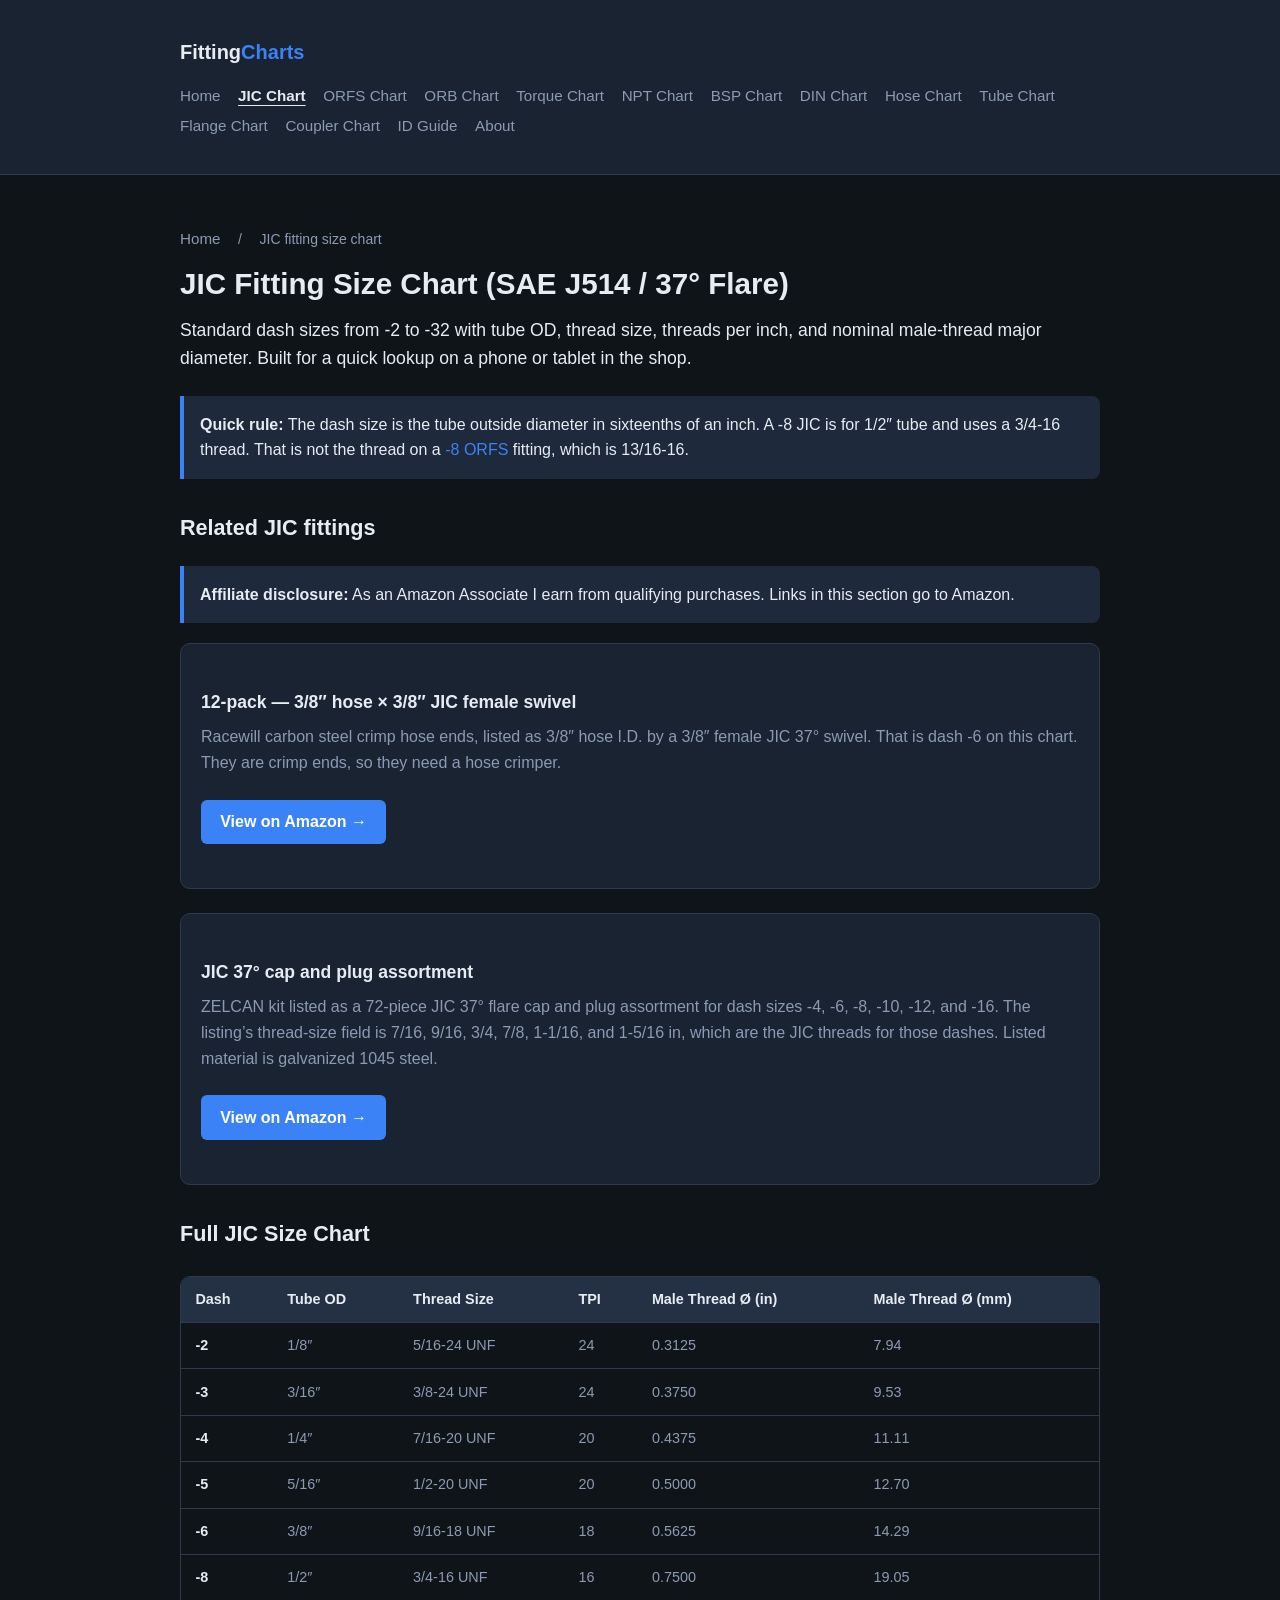
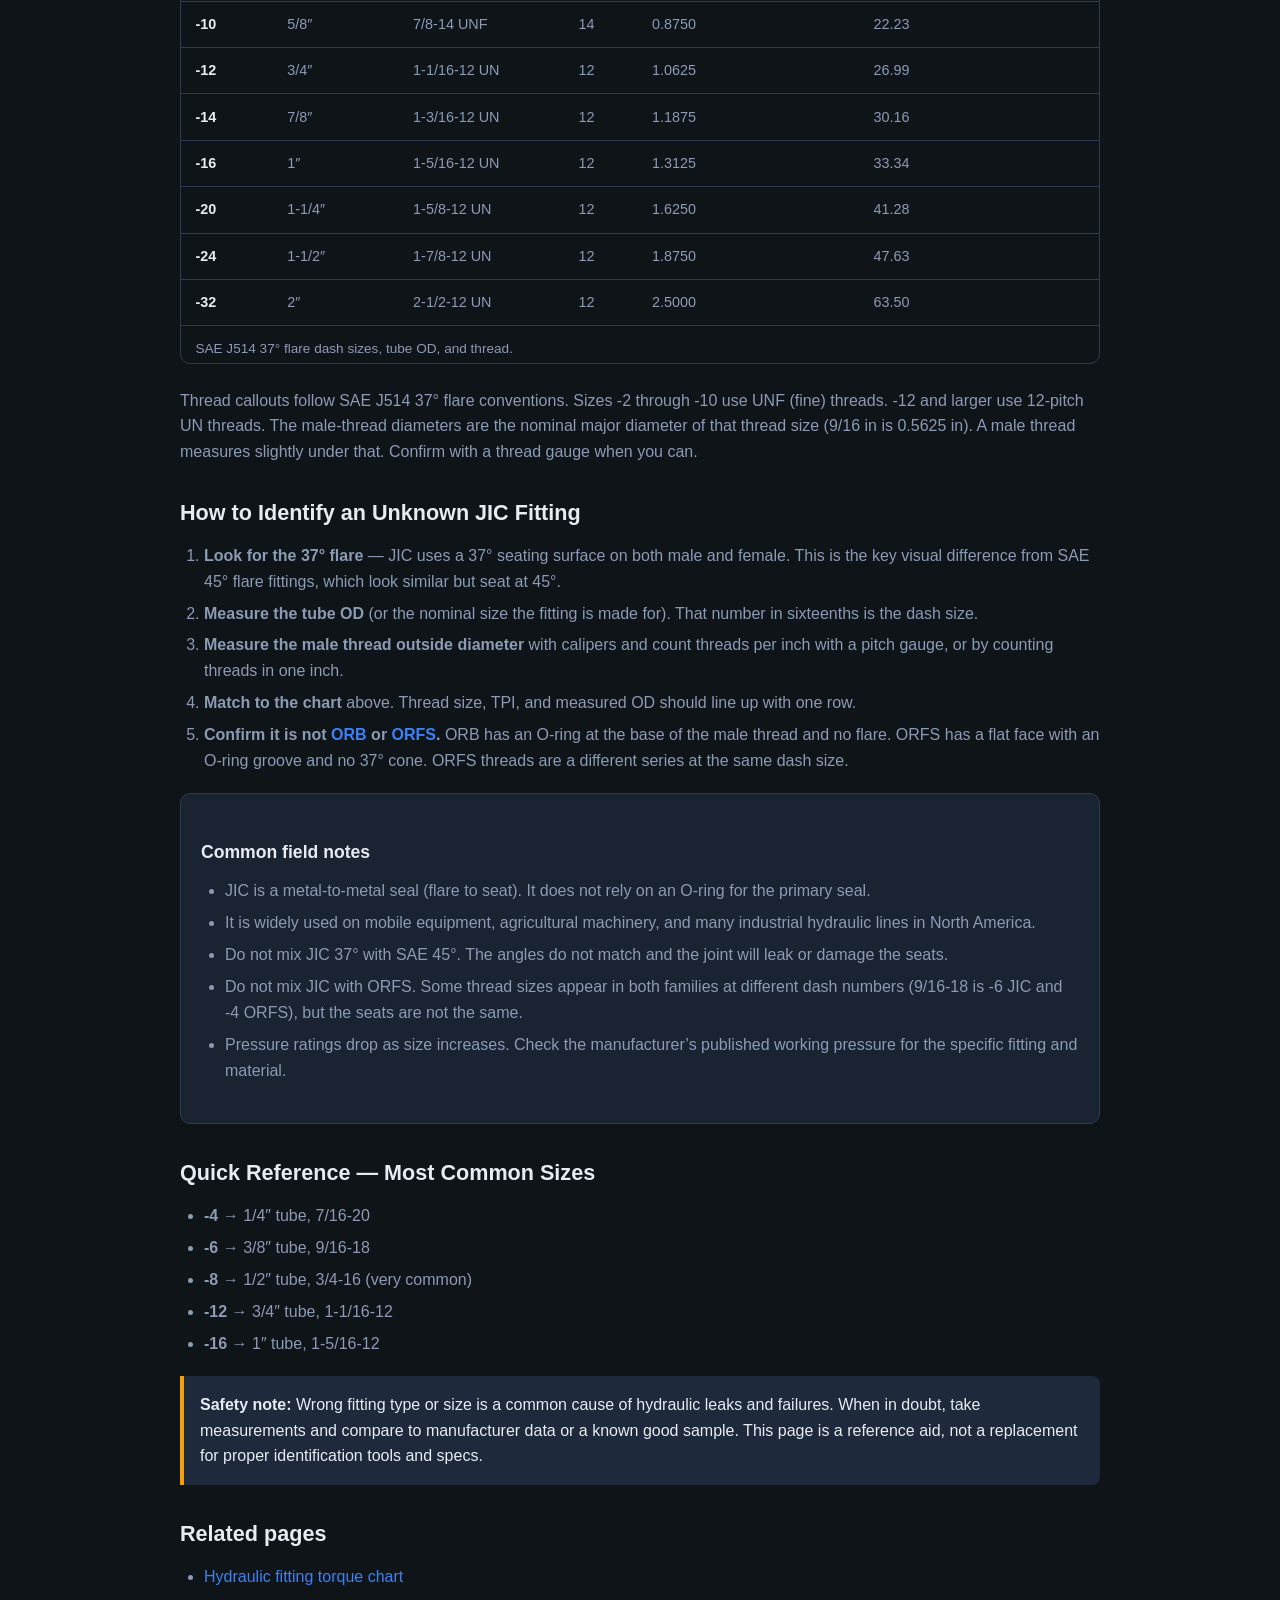
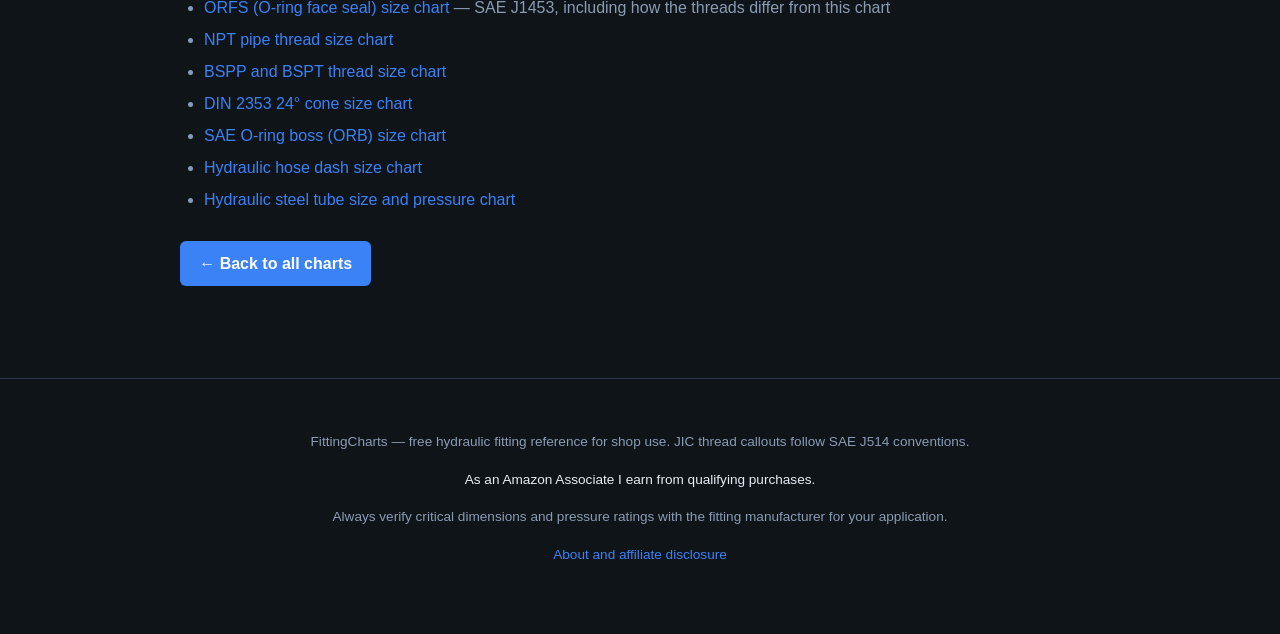
<file: jic-fitting-size-chart.html>
<!DOCTYPE html>
<html lang="en">
<head>
  <meta charset="UTF-8">
  <meta name="viewport" content="width=device-width, initial-scale=1">
  <title>JIC Fitting Size Chart (37° Flare, SAE J514) — FittingCharts</title>
  <meta name="description" content="JIC 37° flare (SAE J514) dash sizes from -2 to -32: tube OD, thread, TPI, and nominal major diameter, plus a field identification guide.">
  <link rel="canonical" href="https://w-logistics.github.io/fitting-charts/jic-fitting-size-chart.html">
  <meta property="og:type" content="article">
  <meta property="og:site_name" content="FittingCharts">
  <meta property="og:title" content="JIC Fitting Size Chart (37° Flare, SAE J514) — FittingCharts">
  <meta property="og:description" content="JIC 37° flare (SAE J514) dash sizes from -2 to -32: tube OD, thread, TPI, and nominal major diameter, plus a field identification guide.">
  <meta property="og:url" content="https://w-logistics.github.io/fitting-charts/jic-fitting-size-chart.html">
  <link rel="stylesheet" href="styles.css">
  <script type="application/ld+json">
  {
    "@context": "https://schema.org",
    "@graph": [
      {
        "@type": "TechArticle",
        "headline": "JIC Fitting Size Chart (SAE J514 / 37° Flare)",
        "description": "JIC 37 degree flare dash sizes from -2 to -32 with tube OD, thread, threads per inch, and nominal major diameter, plus a field identification guide.",
        "url": "https://w-logistics.github.io/fitting-charts/jic-fitting-size-chart.html",
        "mainEntityOfPage": "https://w-logistics.github.io/fitting-charts/jic-fitting-size-chart.html",
        "author": {
          "@type": "Organization",
          "name": "FittingCharts",
          "url": "https://w-logistics.github.io/fitting-charts/"
        },
        "publisher": {
          "@type": "Organization",
          "name": "FittingCharts",
          "url": "https://w-logistics.github.io/fitting-charts/"
        }
      },
      {
        "@type": "BreadcrumbList",
        "itemListElement": [
          {
            "@type": "ListItem",
            "position": 1,
            "name": "Home",
            "item": "https://w-logistics.github.io/fitting-charts/"
          },
          {
            "@type": "ListItem",
            "position": 2,
            "name": "JIC fitting size chart",
            "item": "https://w-logistics.github.io/fitting-charts/jic-fitting-size-chart.html"
          }
        ]
      }
    ]
  }
  </script>
</head>
<body>
  <header>
    <div class="container">
      <div class="logo">Fitting<span>Charts</span></div>
      <nav aria-label="Primary">
        <a href="index.html">Home</a>
        <a href="jic-fitting-size-chart.html" aria-current="page">JIC Chart</a>
        <a href="orfs-fitting-size-chart.html">ORFS Chart</a>
        <a href="sae-o-ring-boss-orb-fitting-chart.html">ORB Chart</a>
        <a href="hydraulic-fitting-torque-chart.html">Torque Chart</a>
        <a href="npt-thread-size-chart.html">NPT Chart</a>
        <a href="bspp-bspt-thread-size-chart.html">BSP Chart</a>
        <a href="din-2353-24-degree-cone-fitting-chart.html">DIN Chart</a>
        <a href="hydraulic-hose-dash-size-chart.html">Hose Chart</a>
        <a href="hydraulic-tube-size-pressure-chart.html">Tube Chart</a>
        <a href="sae-j518-code-61-62-flange-chart.html">Flange Chart</a>
        <a href="hydraulic-quick-coupler-size-chart.html">Coupler Chart</a>
        <a href="how-to-identify-hydraulic-fittings.html">ID Guide</a>
        <a href="disclosure.html">About</a>
      </nav>
    </div>
  </header>

  <main class="container">
    <nav class="breadcrumb" aria-label="Breadcrumb">
      <a href="index.html">Home</a>
      <span aria-hidden="true"> / </span>
      <span aria-current="page">JIC fitting size chart</span>
    </nav>

    <h1>JIC Fitting Size Chart (SAE J514 / 37° Flare)</h1>
    <p class="lead">Standard dash sizes from -2 to -32 with tube OD, thread size, threads per inch, and nominal male-thread major diameter. Built for a quick lookup on a phone or tablet in the shop.</p>

    <div class="note">
      <strong>Quick rule:</strong> The dash size is the tube outside diameter in sixteenths of an inch. A -8 JIC is for 1/2″ tube and uses a 3/4-16 thread. That is not the thread on a <a href="orfs-fitting-size-chart.html">-8 ORFS</a> fitting, which is 13/16-16.
    </div>

    <h2>Related JIC fittings</h2>
    <div class="note">
      <strong>Affiliate disclosure:</strong> As an Amazon Associate I earn from qualifying purchases. Links in this section go to Amazon.
    </div>

    <div class="card">
      <h3>12-pack — 3/8″ hose × 3/8″ JIC female swivel</h3>
      <p>Racewill carbon steel crimp hose ends, listed as 3/8″ hose I.D. by a 3/8″ female JIC 37° swivel. That is dash -6 on this chart. They are crimp ends, so they need a hose crimper.</p>
      <p>
        <a href="https://www.amazon.com/dp/B0CP3B9NC8?tag=wlogistics-20" class="btn" target="_blank" rel="sponsored noopener">View on Amazon →</a>
      </p>
    </div>

    <div class="card">
      <h3>JIC 37° cap and plug assortment</h3>
      <p>ZELCAN kit listed as a 72-piece JIC 37° flare cap and plug assortment for dash sizes -4, -6, -8, -10, -12, and -16. The listing’s thread-size field is 7/16, 9/16, 3/4, 7/8, 1-1/16, and 1-5/16 in, which are the JIC threads for those dashes. Listed material is galvanized 1045 steel.</p>
      <p>
        <a href="https://www.amazon.com/dp/B087TVQH99?tag=wlogistics-20" class="btn" target="_blank" rel="sponsored noopener">View on Amazon →</a>
      </p>
    </div>

    <h2>Full JIC Size Chart</h2>
    <div class="table-wrap">
      <table>
        <caption>SAE J514 37° flare dash sizes, tube OD, and thread.</caption>
        <thead>
          <tr>
            <th scope="col">Dash</th>
            <th scope="col">Tube OD</th>
            <th scope="col">Thread Size</th>
            <th scope="col">TPI</th>
            <th scope="col">Male Thread Ø (in)</th>
            <th scope="col">Male Thread Ø (mm)</th>
          </tr>
        </thead>
        <tbody>
          <tr><td>-2</td><td>1/8″</td><td>5/16-24 UNF</td><td>24</td><td>0.3125</td><td>7.94</td></tr>
          <tr><td>-3</td><td>3/16″</td><td>3/8-24 UNF</td><td>24</td><td>0.3750</td><td>9.53</td></tr>
          <tr><td>-4</td><td>1/4″</td><td>7/16-20 UNF</td><td>20</td><td>0.4375</td><td>11.11</td></tr>
          <tr><td>-5</td><td>5/16″</td><td>1/2-20 UNF</td><td>20</td><td>0.5000</td><td>12.70</td></tr>
          <tr><td>-6</td><td>3/8″</td><td>9/16-18 UNF</td><td>18</td><td>0.5625</td><td>14.29</td></tr>
          <tr><td>-8</td><td>1/2″</td><td>3/4-16 UNF</td><td>16</td><td>0.7500</td><td>19.05</td></tr>
          <tr><td>-10</td><td>5/8″</td><td>7/8-14 UNF</td><td>14</td><td>0.8750</td><td>22.23</td></tr>
          <tr><td>-12</td><td>3/4″</td><td>1-1/16-12 UN</td><td>12</td><td>1.0625</td><td>26.99</td></tr>
          <tr><td>-14</td><td>7/8″</td><td>1-3/16-12 UN</td><td>12</td><td>1.1875</td><td>30.16</td></tr>
          <tr><td>-16</td><td>1″</td><td>1-5/16-12 UN</td><td>12</td><td>1.3125</td><td>33.34</td></tr>
          <tr><td>-20</td><td>1-1/4″</td><td>1-5/8-12 UN</td><td>12</td><td>1.6250</td><td>41.28</td></tr>
          <tr><td>-24</td><td>1-1/2″</td><td>1-7/8-12 UN</td><td>12</td><td>1.8750</td><td>47.63</td></tr>
          <tr><td>-32</td><td>2″</td><td>2-1/2-12 UN</td><td>12</td><td>2.5000</td><td>63.50</td></tr>
        </tbody>
      </table>
    </div>

    <p>Thread callouts follow SAE J514 37° flare conventions. Sizes -2 through -10 use UNF (fine) threads. -12 and larger use 12-pitch UN threads. The male-thread diameters are the nominal major diameter of that thread size (9/16 in is 0.5625 in). A male thread measures slightly under that. Confirm with a thread gauge when you can.</p>

    <h2>How to Identify an Unknown JIC Fitting</h2>
    <ol>
      <li><strong>Look for the 37° flare</strong> — JIC uses a 37° seating surface on both male and female. This is the key visual difference from SAE 45° flare fittings, which look similar but seat at 45°.</li>
      <li><strong>Measure the tube OD</strong> (or the nominal size the fitting is made for). That number in sixteenths is the dash size.</li>
      <li><strong>Measure the male thread outside diameter</strong> with calipers and count threads per inch with a pitch gauge, or by counting threads in one inch.</li>
      <li><strong>Match to the chart</strong> above. Thread size, TPI, and measured OD should line up with one row.</li>
      <li><strong>Confirm it is not <a href="sae-o-ring-boss-orb-fitting-chart.html">ORB</a> or <a href="orfs-fitting-size-chart.html">ORFS</a>.</strong> ORB has an O-ring at the base of the male thread and no flare. ORFS has a flat face with an O-ring groove and no 37° cone. ORFS threads are a different series at the same dash size.</li>
    </ol>

    <div class="card">
      <h3>Common field notes</h3>
      <ul>
        <li>JIC is a metal-to-metal seal (flare to seat). It does not rely on an O-ring for the primary seal.</li>
        <li>It is widely used on mobile equipment, agricultural machinery, and many industrial hydraulic lines in North America.</li>
        <li>Do not mix JIC 37° with SAE 45°. The angles do not match and the joint will leak or damage the seats.</li>
        <li>Do not mix JIC with ORFS. Some thread sizes appear in both families at different dash numbers (9/16-18 is -6 JIC and -4 ORFS), but the seats are not the same.</li>
        <li>Pressure ratings drop as size increases. Check the manufacturer’s published working pressure for the specific fitting and material.</li>
      </ul>
    </div>

    <h2>Quick Reference — Most Common Sizes</h2>
    <ul>
      <li><strong>-4</strong> → 1/4″ tube, 7/16-20</li>
      <li><strong>-6</strong> → 3/8″ tube, 9/16-18</li>
      <li><strong>-8</strong> → 1/2″ tube, 3/4-16 (very common)</li>
      <li><strong>-12</strong> → 3/4″ tube, 1-1/16-12</li>
      <li><strong>-16</strong> → 1″ tube, 1-5/16-12</li>
    </ul>

    <div class="note warning">
      <strong>Safety note:</strong> Wrong fitting type or size is a common cause of hydraulic leaks and failures. When in doubt, take measurements and compare to manufacturer data or a known good sample. This page is a reference aid, not a replacement for proper identification tools and specs.
    </div>

    <h2>Related pages</h2>
    <ul>
      <li><a href="hydraulic-fitting-torque-chart.html">Hydraulic fitting torque chart</a></li>
      <li><a href="orfs-fitting-size-chart.html">ORFS (O-ring face seal) size chart</a> — SAE J1453, including how the threads differ from this chart</li>
      <li><a href="npt-thread-size-chart.html">NPT pipe thread size chart</a></li>
      <li><a href="bspp-bspt-thread-size-chart.html">BSPP and BSPT thread size chart</a></li>
      <li><a href="din-2353-24-degree-cone-fitting-chart.html">DIN 2353 24° cone size chart</a></li>
      <li><a href="sae-o-ring-boss-orb-fitting-chart.html">SAE O-ring boss (ORB) size chart</a></li>
      <li><a href="hydraulic-hose-dash-size-chart.html">Hydraulic hose dash size chart</a></li>
      <li><a href="hydraulic-tube-size-pressure-chart.html">Hydraulic steel tube size and pressure chart</a></li>
    </ul>

    <p>
      <a href="index.html" class="btn">← Back to all charts</a>
    </p>
  </main>

  <footer>
    <div class="container">
      <p>FittingCharts — free hydraulic fitting reference for shop use. JIC thread callouts follow SAE J514 conventions.</p>
      <p class="affiliate-disclosure">As an Amazon Associate I earn from qualifying purchases.</p>
      <p>Always verify critical dimensions and pressure ratings with the fitting manufacturer for your application.</p>
      <p><a href="disclosure.html">About and affiliate disclosure</a></p>
    </div>
  </footer>
  <script data-goatcounter="https://fittingcharts.goatcounter.com/count" async src="//gc.zgo.at/count.js"></script>
</body>
</html>
</file>
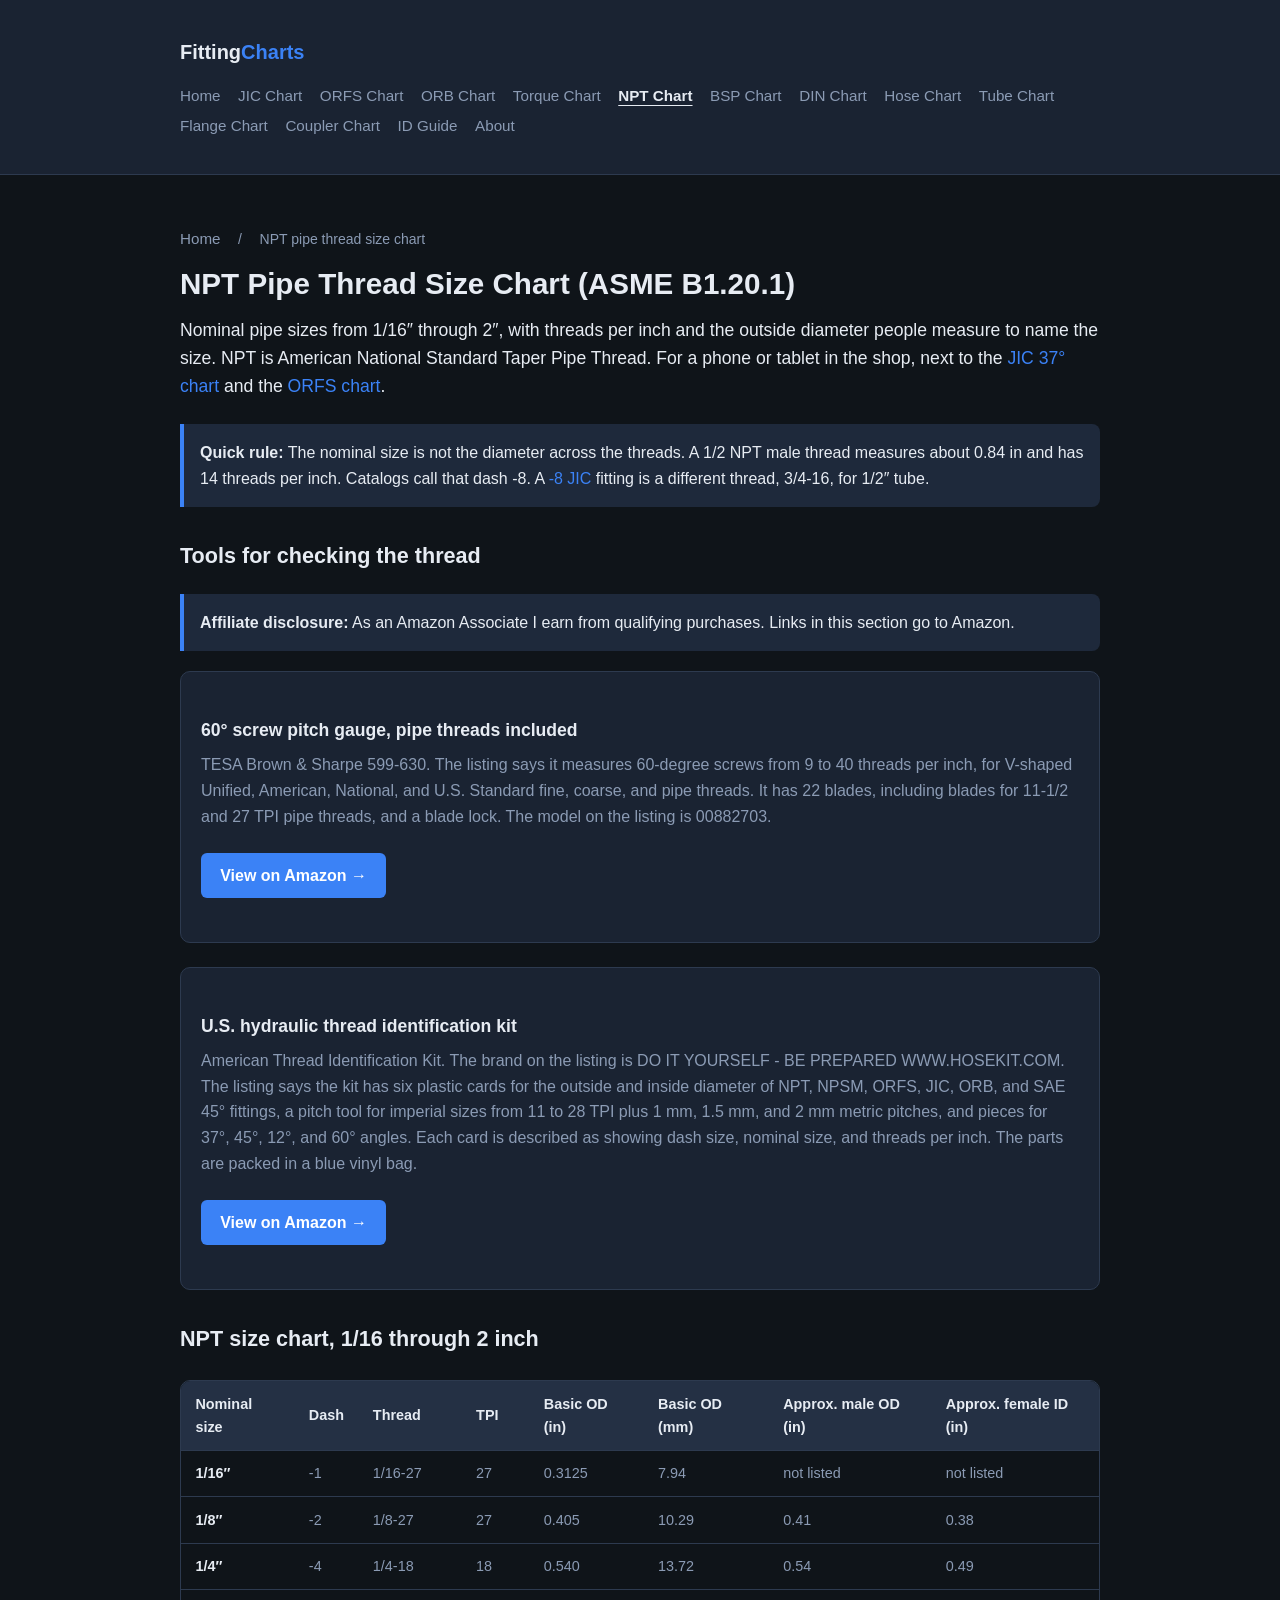
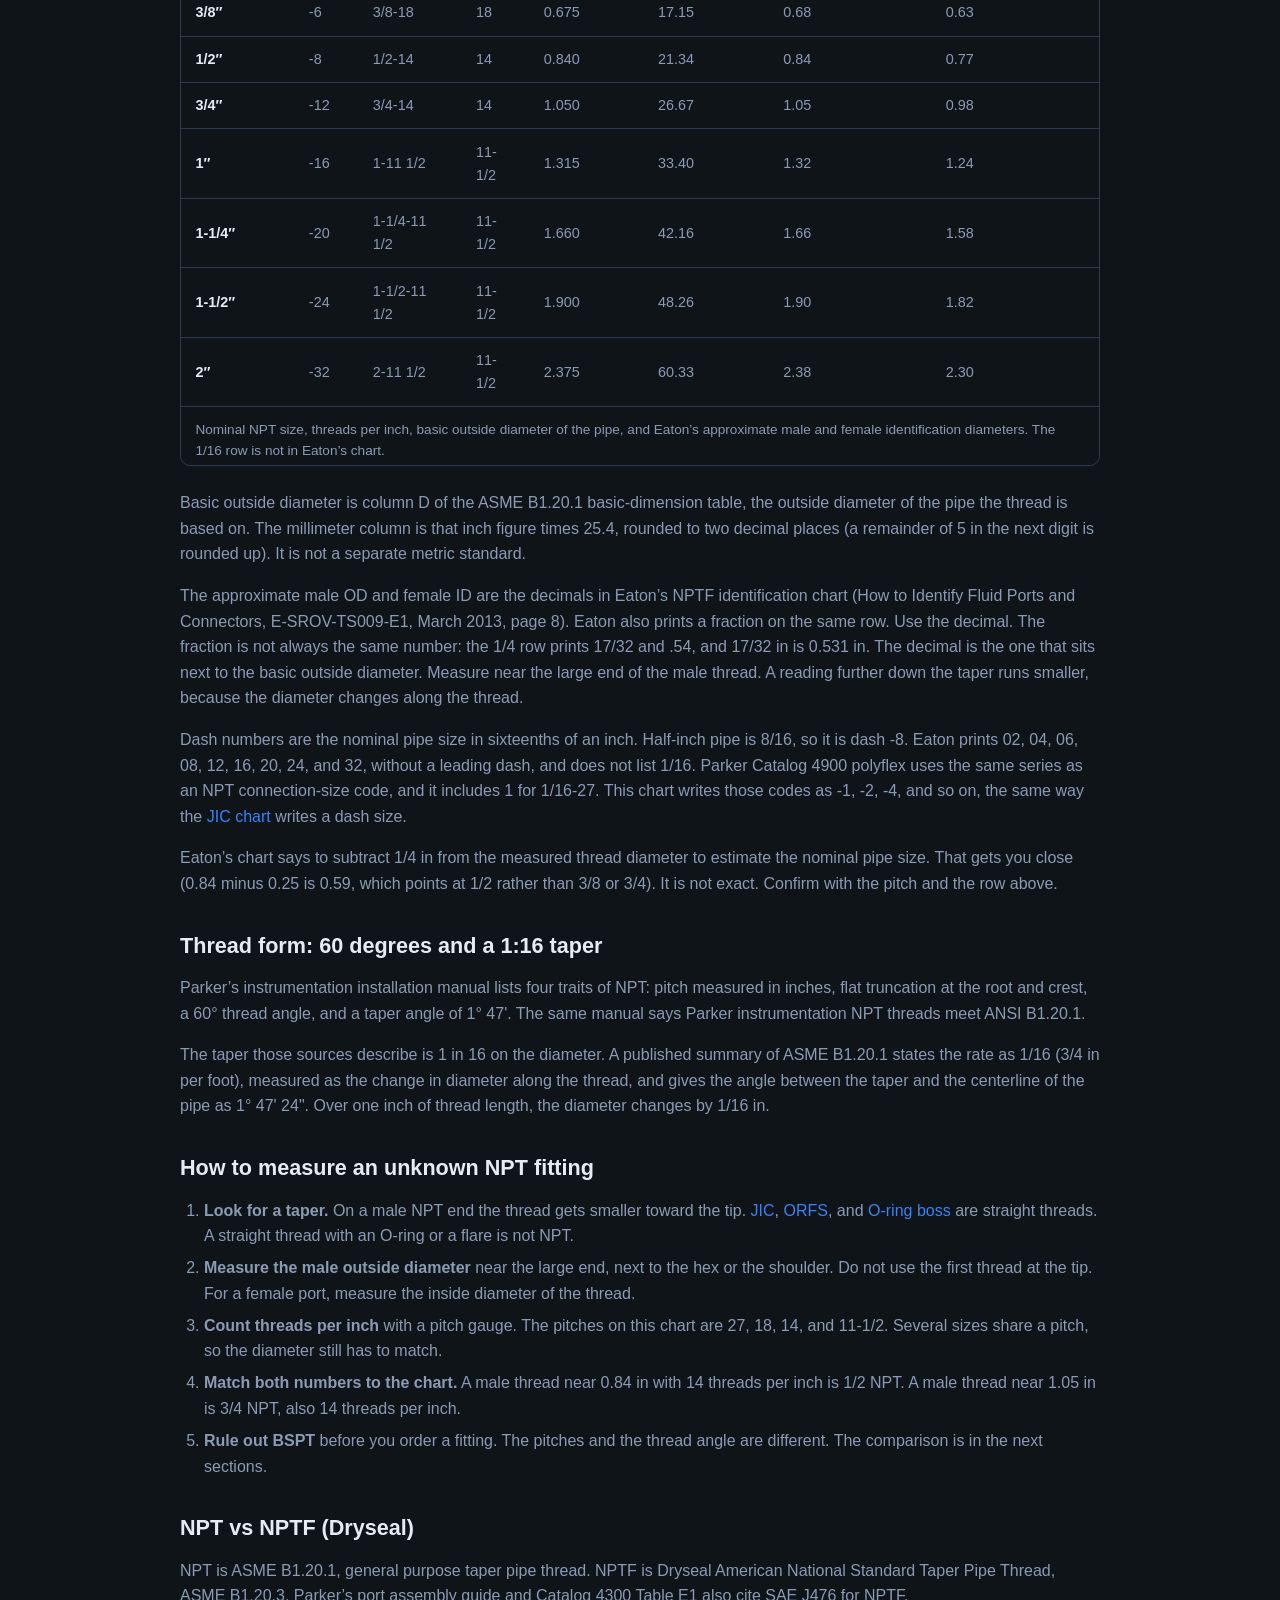
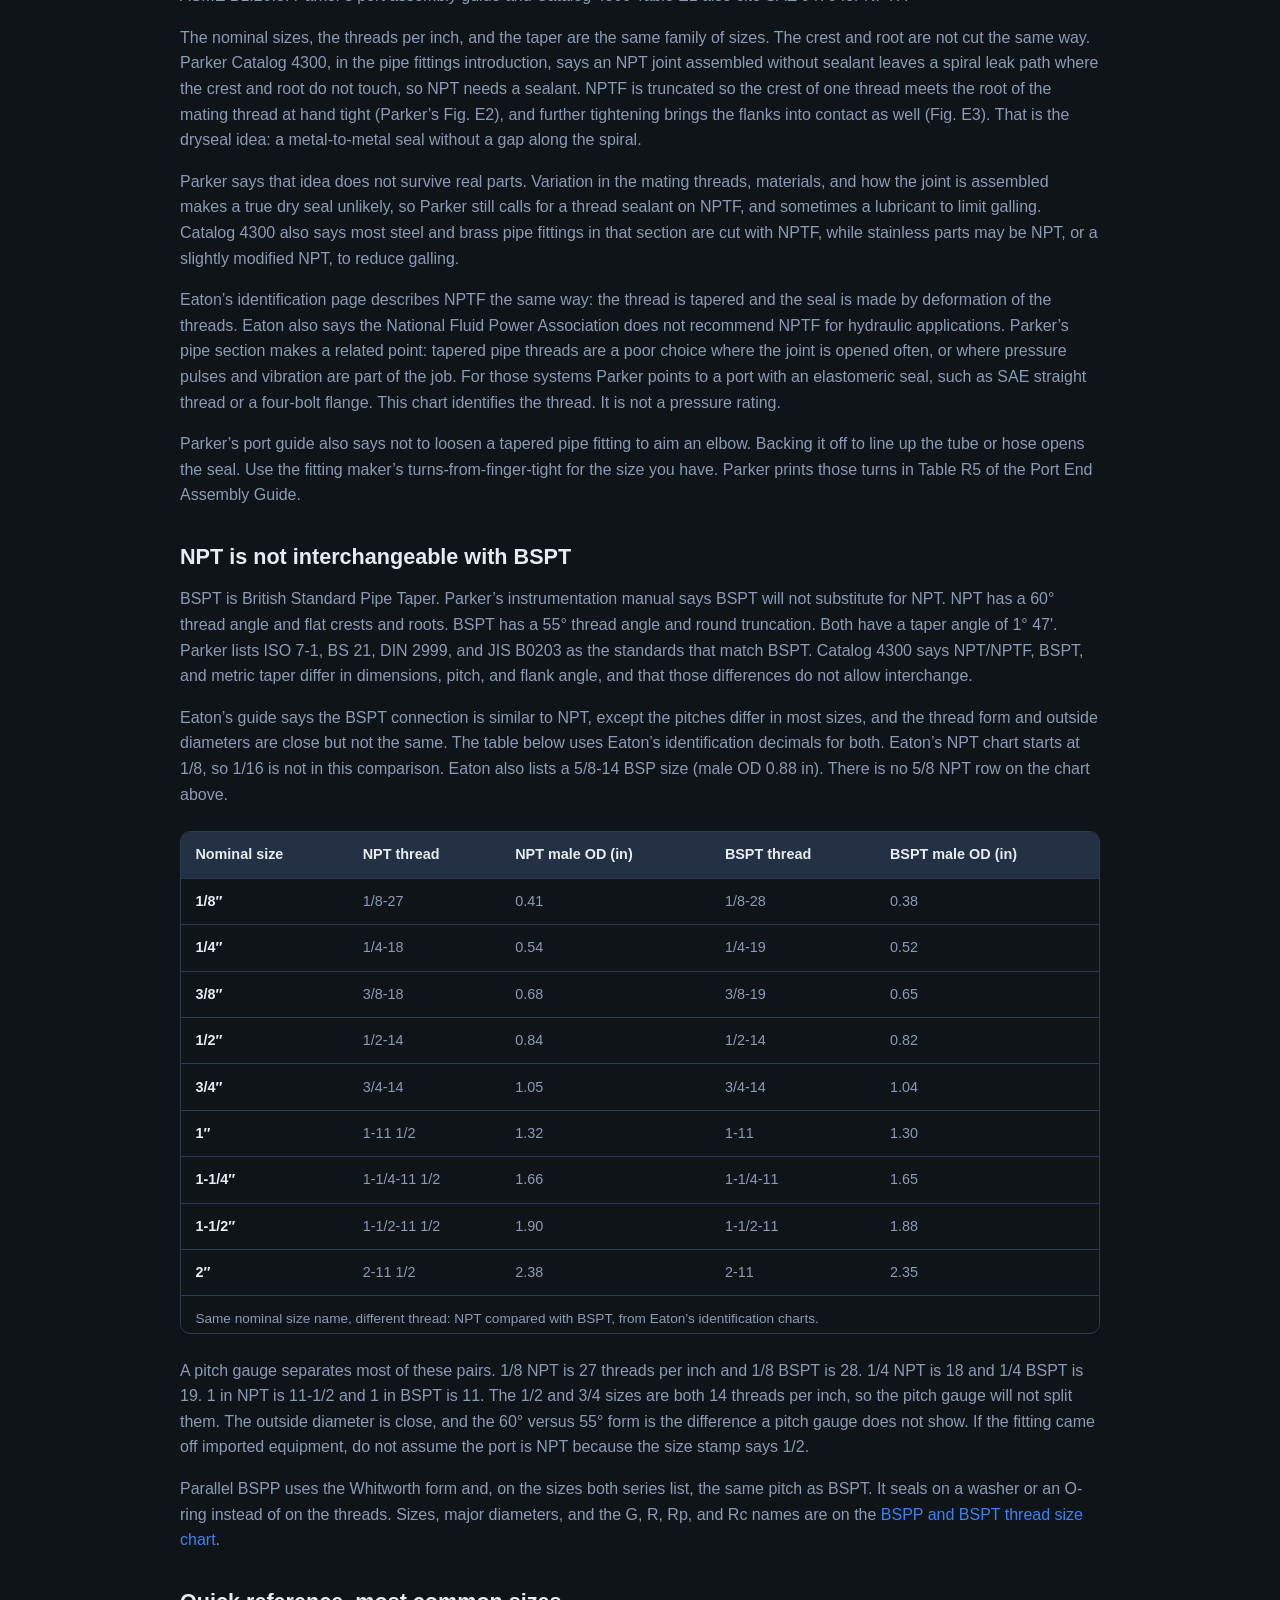
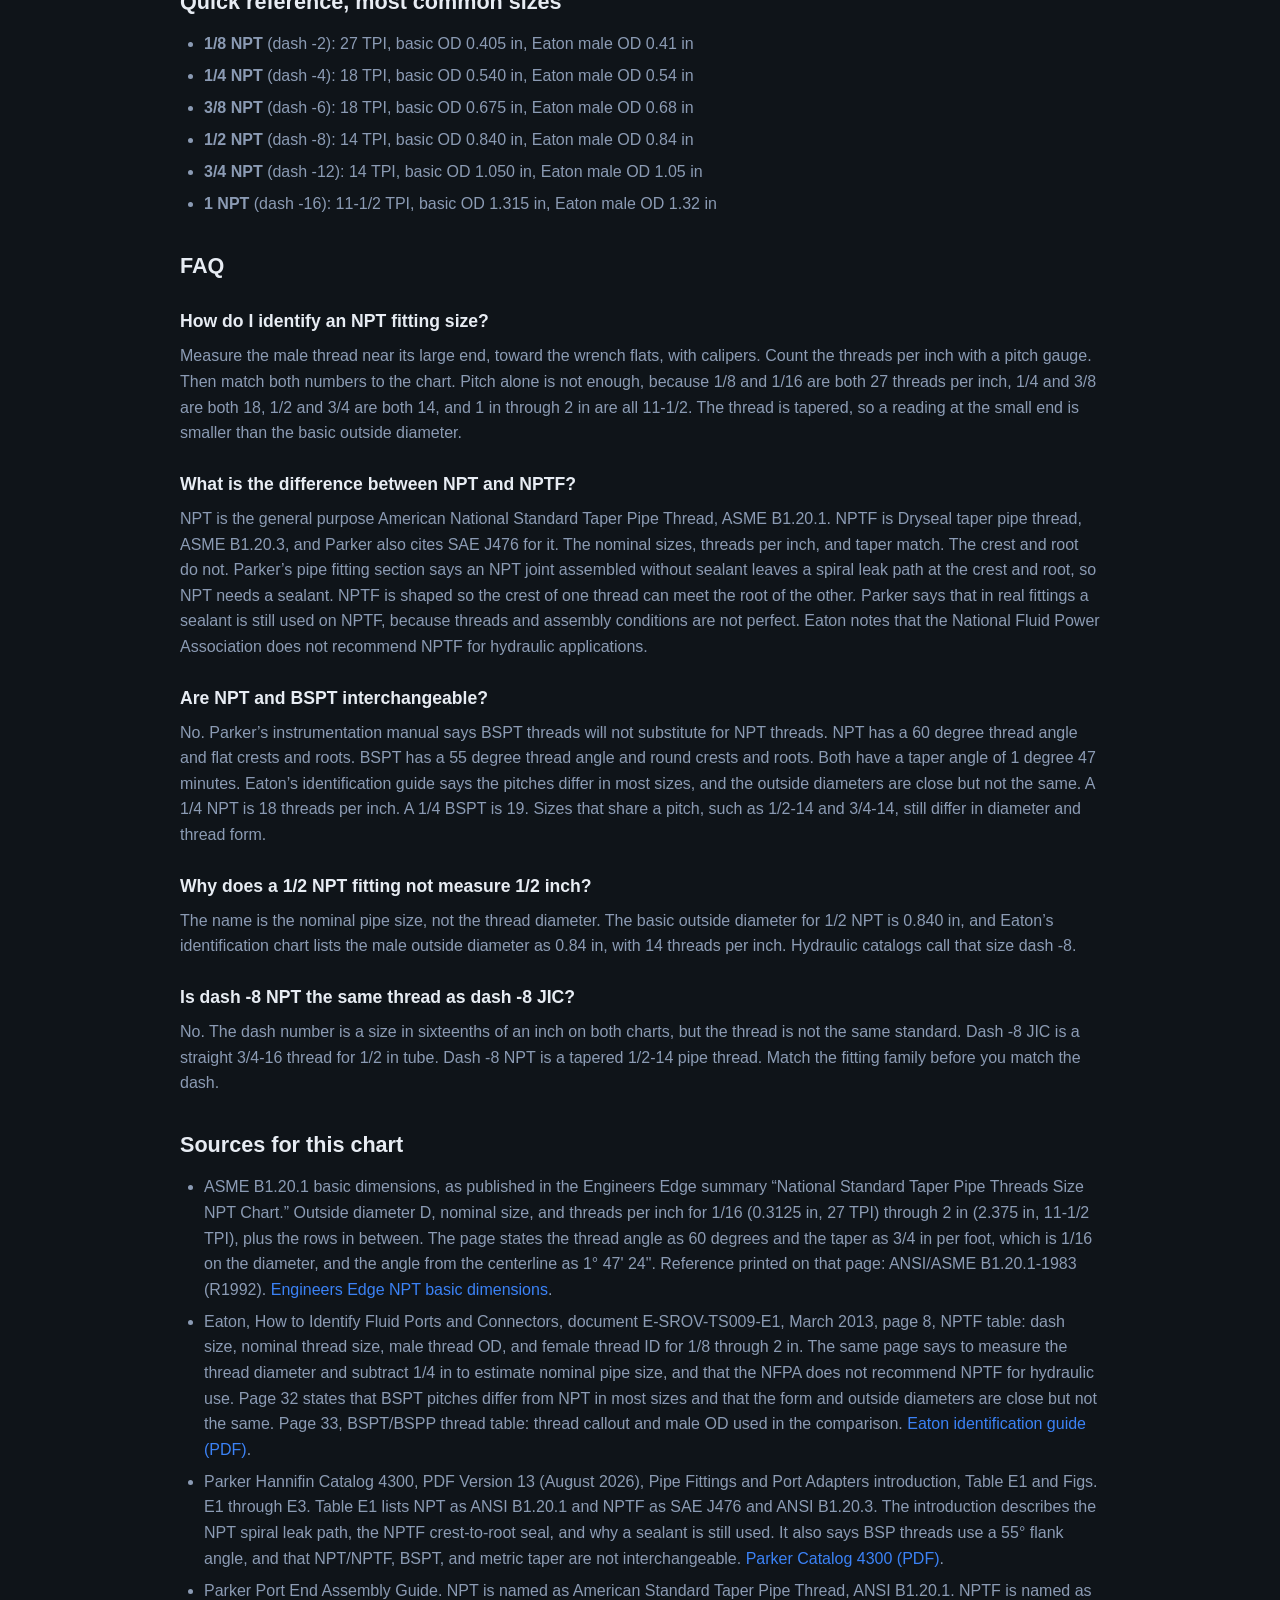
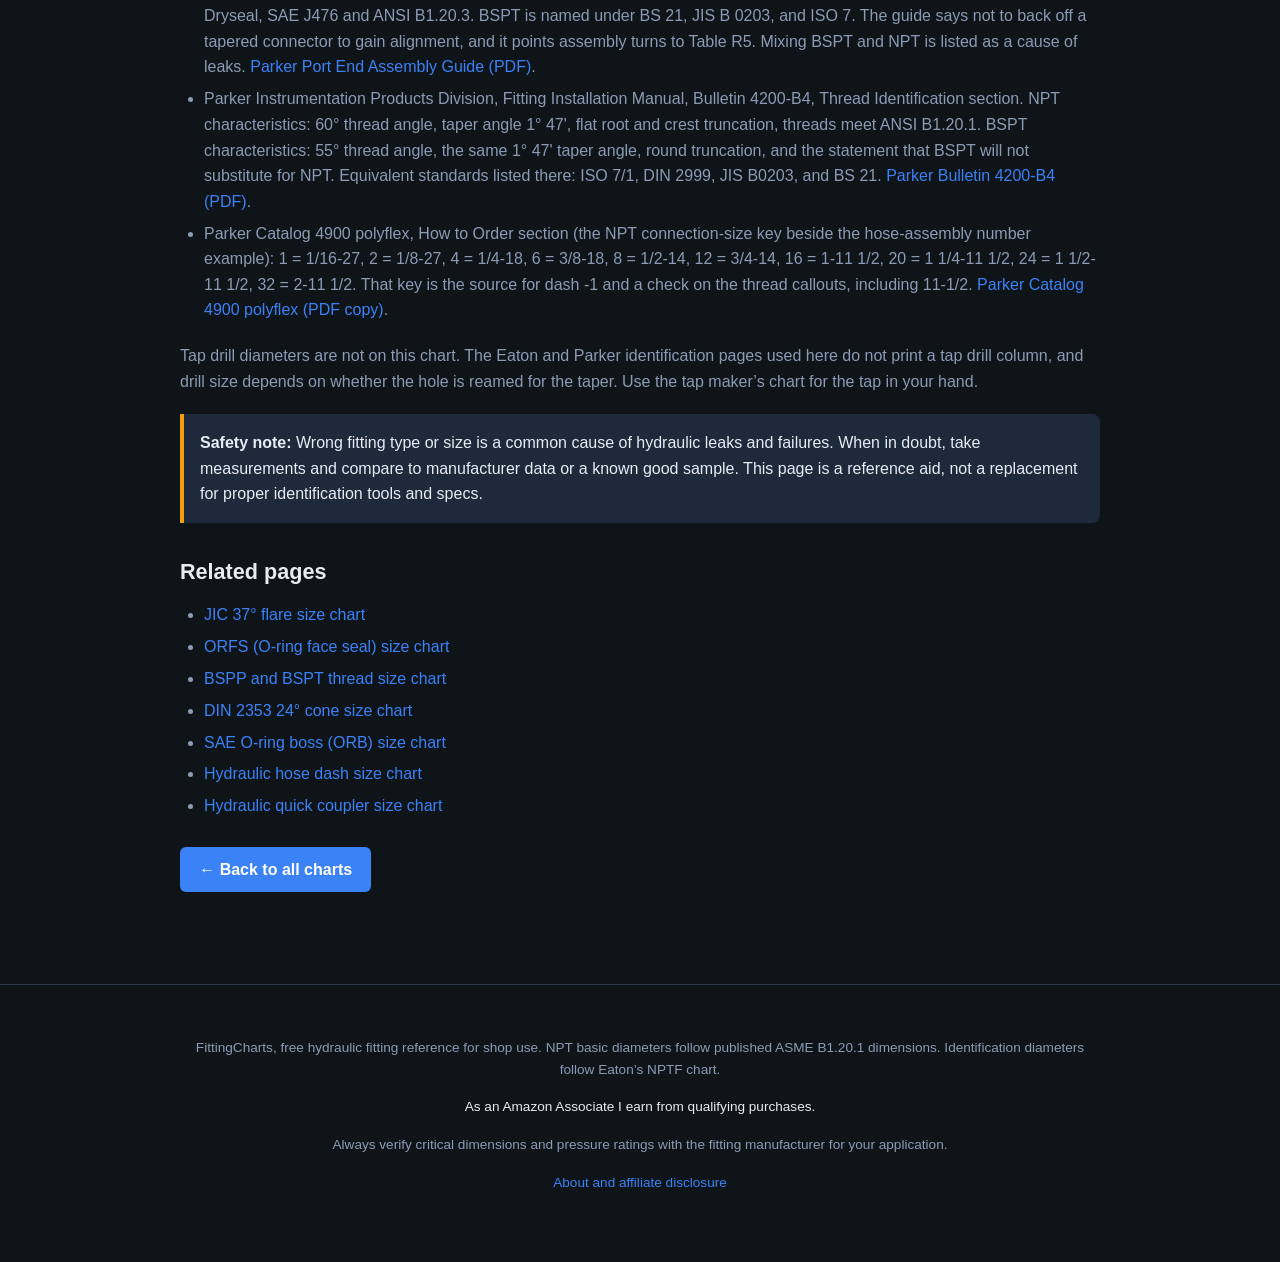
<file: npt-thread-size-chart.html>
<!DOCTYPE html>
<html lang="en">
<head>
  <meta charset="UTF-8">
  <meta name="viewport" content="width=device-width, initial-scale=1">
  <title>NPT Pipe Thread Size Chart (ASME B1.20.1) - FittingCharts</title>
  <meta name="description" content="NPT pipe thread sizes from 1/16 to 2 inch: threads per inch, outside diameter, NPT versus NPTF, and why NPT does not fit BSPT.">
  <link rel="canonical" href="https://w-logistics.github.io/fitting-charts/npt-thread-size-chart.html">
  <meta property="og:type" content="article">
  <meta property="og:site_name" content="FittingCharts">
  <meta property="og:title" content="NPT Pipe Thread Size Chart (ASME B1.20.1) - FittingCharts">
  <meta property="og:description" content="NPT pipe thread sizes from 1/16 to 2 inch: threads per inch, outside diameter, NPT versus NPTF, and why NPT does not fit BSPT.">
  <meta property="og:url" content="https://w-logistics.github.io/fitting-charts/npt-thread-size-chart.html">
  <link rel="stylesheet" href="styles.css">
  <script type="application/ld+json">
  {
    "@context": "https://schema.org",
    "@graph": [
      {
        "@type": "TechArticle",
        "headline": "NPT Pipe Thread Size Chart (ASME B1.20.1)",
        "description": "Nominal NPT pipe thread sizes from 1/16 to 2 inch with threads per inch, basic outside diameter, and the approximate male and female diameters used to identify a fitting, plus NPT versus NPTF and BSPT.",
        "url": "https://w-logistics.github.io/fitting-charts/npt-thread-size-chart.html",
        "mainEntityOfPage": "https://w-logistics.github.io/fitting-charts/npt-thread-size-chart.html",
        "author": {
          "@type": "Organization",
          "name": "FittingCharts",
          "url": "https://w-logistics.github.io/fitting-charts/"
        },
        "publisher": {
          "@type": "Organization",
          "name": "FittingCharts",
          "url": "https://w-logistics.github.io/fitting-charts/"
        }
      },
      {
        "@type": "BreadcrumbList",
        "itemListElement": [
          {
            "@type": "ListItem",
            "position": 1,
            "name": "Home",
            "item": "https://w-logistics.github.io/fitting-charts/"
          },
          {
            "@type": "ListItem",
            "position": 2,
            "name": "NPT pipe thread size chart",
            "item": "https://w-logistics.github.io/fitting-charts/npt-thread-size-chart.html"
          }
        ]
      },
      {
        "@type": "FAQPage",
        "mainEntity": [
          {
            "@type": "Question",
            "name": "How do I identify an NPT fitting size?",
            "acceptedAnswer": {
              "@type": "Answer",
              "text": "Measure the male thread near its large end, toward the wrench flats, with calipers. Count the threads per inch with a pitch gauge. Then match both numbers to the chart. Pitch alone is not enough, because 1/8 and 1/16 are both 27 threads per inch, 1/4 and 3/8 are both 18, 1/2 and 3/4 are both 14, and 1 in through 2 in are all 11-1/2. The thread is tapered, so a reading at the small end is smaller than the basic outside diameter."
            }
          },
          {
            "@type": "Question",
            "name": "What is the difference between NPT and NPTF?",
            "acceptedAnswer": {
              "@type": "Answer",
              "text": "NPT is the general purpose American National Standard Taper Pipe Thread, ASME B1.20.1. NPTF is Dryseal taper pipe thread, ASME B1.20.3, and Parker also cites SAE J476 for it. The nominal sizes, threads per inch, and taper match. The crest and root do not. Parker’s pipe fitting section says an NPT joint assembled without sealant leaves a spiral leak path at the crest and root, so NPT needs a sealant. NPTF is shaped so the crest of one thread can meet the root of the other. Parker says that in real fittings a sealant is still used on NPTF, because threads and assembly conditions are not perfect. Eaton notes that the National Fluid Power Association does not recommend NPTF for hydraulic applications."
            }
          },
          {
            "@type": "Question",
            "name": "Are NPT and BSPT interchangeable?",
            "acceptedAnswer": {
              "@type": "Answer",
              "text": "No. Parker’s instrumentation manual says BSPT threads will not substitute for NPT threads. NPT has a 60 degree thread angle and flat crests and roots. BSPT has a 55 degree thread angle and round crests and roots. Both have a taper angle of 1 degree 47 minutes. Eaton’s identification guide says the pitches differ in most sizes, and the outside diameters are close but not the same. A 1/4 NPT is 18 threads per inch. A 1/4 BSPT is 19. Sizes that share a pitch, such as 1/2-14 and 3/4-14, still differ in diameter and thread form."
            }
          },
          {
            "@type": "Question",
            "name": "Why does a 1/2 NPT fitting not measure 1/2 inch?",
            "acceptedAnswer": {
              "@type": "Answer",
              "text": "The name is the nominal pipe size, not the thread diameter. The basic outside diameter for 1/2 NPT is 0.840 in, and Eaton’s identification chart lists the male outside diameter as 0.84 in, with 14 threads per inch. Hydraulic catalogs call that size dash -8."
            }
          },
          {
            "@type": "Question",
            "name": "Is dash -8 NPT the same thread as dash -8 JIC?",
            "acceptedAnswer": {
              "@type": "Answer",
              "text": "No. The dash number is a size in sixteenths of an inch on both charts, but the thread is not the same standard. Dash -8 JIC is a straight 3/4-16 thread for 1/2 in tube. Dash -8 NPT is a tapered 1/2-14 pipe thread. Match the fitting family before you match the dash."
            }
          }
        ]
      }
    ]
  }
  </script>
</head>
<body>
  <header>
    <div class="container">
      <div class="logo">Fitting<span>Charts</span></div>
      <nav aria-label="Primary">
        <a href="index.html">Home</a>
        <a href="jic-fitting-size-chart.html">JIC Chart</a>
        <a href="orfs-fitting-size-chart.html">ORFS Chart</a>
        <a href="sae-o-ring-boss-orb-fitting-chart.html">ORB Chart</a>
        <a href="hydraulic-fitting-torque-chart.html">Torque Chart</a>
        <a href="npt-thread-size-chart.html" aria-current="page">NPT Chart</a>
        <a href="bspp-bspt-thread-size-chart.html">BSP Chart</a>
        <a href="din-2353-24-degree-cone-fitting-chart.html">DIN Chart</a>
        <a href="hydraulic-hose-dash-size-chart.html">Hose Chart</a>
        <a href="hydraulic-tube-size-pressure-chart.html">Tube Chart</a>
        <a href="sae-j518-code-61-62-flange-chart.html">Flange Chart</a>
        <a href="hydraulic-quick-coupler-size-chart.html">Coupler Chart</a>
        <a href="how-to-identify-hydraulic-fittings.html">ID Guide</a>
        <a href="disclosure.html">About</a>
      </nav>
    </div>
  </header>

  <main class="container">
    <nav class="breadcrumb" aria-label="Breadcrumb">
      <a href="index.html">Home</a>
      <span aria-hidden="true"> / </span>
      <span aria-current="page">NPT pipe thread size chart</span>
    </nav>

    <h1>NPT Pipe Thread Size Chart (ASME B1.20.1)</h1>
    <p class="lead">Nominal pipe sizes from 1/16″ through 2″, with threads per inch and the outside diameter people measure to name the size. NPT is American National Standard Taper Pipe Thread. For a phone or tablet in the shop, next to the <a href="jic-fitting-size-chart.html">JIC 37° chart</a> and the <a href="orfs-fitting-size-chart.html">ORFS chart</a>.</p>

    <div class="note">
      <strong>Quick rule:</strong> The nominal size is not the diameter across the threads. A 1/2 NPT male thread measures about 0.84 in and has 14 threads per inch. Catalogs call that dash -8. A <a href="jic-fitting-size-chart.html">-8 JIC</a> fitting is a different thread, 3/4-16, for 1/2″ tube.
    </div>

    <h2>Tools for checking the thread</h2>
    <div class="note">
      <strong>Affiliate disclosure:</strong> As an Amazon Associate I earn from qualifying purchases. Links in this section go to Amazon.
    </div>

    <div class="card">
      <h3>60° screw pitch gauge, pipe threads included</h3>
      <p>TESA Brown &amp; Sharpe 599-630. The listing says it measures 60-degree screws from 9 to 40 threads per inch, for V-shaped Unified, American, National, and U.S. Standard fine, coarse, and pipe threads. It has 22 blades, including blades for 11-1/2 and 27 TPI pipe threads, and a blade lock. The model on the listing is 00882703.</p>
      <p>
        <a href="https://www.amazon.com/dp/B005318DN2?tag=wlogistics-20" class="btn" target="_blank" rel="sponsored noopener">View on Amazon →</a>
      </p>
    </div>

    <div class="card">
      <h3>U.S. hydraulic thread identification kit</h3>
      <p>American Thread Identification Kit. The brand on the listing is DO IT YOURSELF - BE PREPARED WWW.HOSEKIT.COM. The listing says the kit has six plastic cards for the outside and inside diameter of NPT, NPSM, ORFS, JIC, ORB, and SAE 45° fittings, a pitch tool for imperial sizes from 11 to 28 TPI plus 1 mm, 1.5 mm, and 2 mm metric pitches, and pieces for 37°, 45°, 12°, and 60° angles. Each card is described as showing dash size, nominal size, and threads per inch. The parts are packed in a blue vinyl bag.</p>
      <p>
        <a href="https://www.amazon.com/dp/B0DC722RVF?tag=wlogistics-20" class="btn" target="_blank" rel="sponsored noopener">View on Amazon →</a>
      </p>
    </div>

    <h2>NPT size chart, 1/16 through 2 inch</h2>
    <div class="table-wrap">
      <table>
        <caption>Nominal NPT size, threads per inch, basic outside diameter of the pipe, and Eaton’s approximate male and female identification diameters. The 1/16 row is not in Eaton’s chart.</caption>
        <thead>
          <tr>
            <th scope="col">Nominal size</th>
            <th scope="col">Dash</th>
            <th scope="col">Thread</th>
            <th scope="col">TPI</th>
            <th scope="col">Basic OD (in)</th>
            <th scope="col">Basic OD (mm)</th>
            <th scope="col">Approx. male OD (in)</th>
            <th scope="col">Approx. female ID (in)</th>
          </tr>
        </thead>
        <tbody>
          <tr><td>1/16″</td><td>-1</td><td>1/16-27</td><td>27</td><td>0.3125</td><td>7.94</td><td>not listed</td><td>not listed</td></tr>
          <tr><td>1/8″</td><td>-2</td><td>1/8-27</td><td>27</td><td>0.405</td><td>10.29</td><td>0.41</td><td>0.38</td></tr>
          <tr><td>1/4″</td><td>-4</td><td>1/4-18</td><td>18</td><td>0.540</td><td>13.72</td><td>0.54</td><td>0.49</td></tr>
          <tr><td>3/8″</td><td>-6</td><td>3/8-18</td><td>18</td><td>0.675</td><td>17.15</td><td>0.68</td><td>0.63</td></tr>
          <tr><td>1/2″</td><td>-8</td><td>1/2-14</td><td>14</td><td>0.840</td><td>21.34</td><td>0.84</td><td>0.77</td></tr>
          <tr><td>3/4″</td><td>-12</td><td>3/4-14</td><td>14</td><td>1.050</td><td>26.67</td><td>1.05</td><td>0.98</td></tr>
          <tr><td>1″</td><td>-16</td><td>1-11 1/2</td><td>11-1/2</td><td>1.315</td><td>33.40</td><td>1.32</td><td>1.24</td></tr>
          <tr><td>1-1/4″</td><td>-20</td><td>1-1/4-11 1/2</td><td>11-1/2</td><td>1.660</td><td>42.16</td><td>1.66</td><td>1.58</td></tr>
          <tr><td>1-1/2″</td><td>-24</td><td>1-1/2-11 1/2</td><td>11-1/2</td><td>1.900</td><td>48.26</td><td>1.90</td><td>1.82</td></tr>
          <tr><td>2″</td><td>-32</td><td>2-11 1/2</td><td>11-1/2</td><td>2.375</td><td>60.33</td><td>2.38</td><td>2.30</td></tr>
        </tbody>
      </table>
    </div>

    <p>Basic outside diameter is column D of the ASME B1.20.1 basic-dimension table, the outside diameter of the pipe the thread is based on. The millimeter column is that inch figure times 25.4, rounded to two decimal places (a remainder of 5 in the next digit is rounded up). It is not a separate metric standard.</p>
    <p>The approximate male OD and female ID are the decimals in Eaton’s NPTF identification chart (How to Identify Fluid Ports and Connectors, E-SROV-TS009-E1, March 2013, page 8). Eaton also prints a fraction on the same row. Use the decimal. The fraction is not always the same number: the 1/4 row prints 17/32 and .54, and 17/32 in is 0.531 in. The decimal is the one that sits next to the basic outside diameter. Measure near the large end of the male thread. A reading further down the taper runs smaller, because the diameter changes along the thread.</p>
    <p>Dash numbers are the nominal pipe size in sixteenths of an inch. Half-inch pipe is 8/16, so it is dash -8. Eaton prints 02, 04, 06, 08, 12, 16, 20, 24, and 32, without a leading dash, and does not list 1/16. Parker Catalog 4900 polyflex uses the same series as an NPT connection-size code, and it includes 1 for 1/16-27. This chart writes those codes as -1, -2, -4, and so on, the same way the <a href="jic-fitting-size-chart.html">JIC chart</a> writes a dash size.</p>
    <p>Eaton’s chart says to subtract 1/4 in from the measured thread diameter to estimate the nominal pipe size. That gets you close (0.84 minus 0.25 is 0.59, which points at 1/2 rather than 3/8 or 3/4). It is not exact. Confirm with the pitch and the row above.</p>

    <h2>Thread form: 60 degrees and a 1:16 taper</h2>
    <p>Parker’s instrumentation installation manual lists four traits of NPT: pitch measured in inches, flat truncation at the root and crest, a 60° thread angle, and a taper angle of 1° 47'. The same manual says Parker instrumentation NPT threads meet ANSI B1.20.1.</p>
    <p>The taper those sources describe is 1 in 16 on the diameter. A published summary of ASME B1.20.1 states the rate as 1/16 (3/4 in per foot), measured as the change in diameter along the thread, and gives the angle between the taper and the centerline of the pipe as 1° 47' 24". Over one inch of thread length, the diameter changes by 1/16 in.</p>

    <h2>How to measure an unknown NPT fitting</h2>
    <ol>
      <li><strong>Look for a taper.</strong> On a male NPT end the thread gets smaller toward the tip. <a href="jic-fitting-size-chart.html">JIC</a>, <a href="orfs-fitting-size-chart.html">ORFS</a>, and <a href="sae-o-ring-boss-orb-fitting-chart.html">O-ring boss</a> are straight threads. A straight thread with an O-ring or a flare is not NPT.</li>
      <li><strong>Measure the male outside diameter</strong> near the large end, next to the hex or the shoulder. Do not use the first thread at the tip. For a female port, measure the inside diameter of the thread.</li>
      <li><strong>Count threads per inch</strong> with a pitch gauge. The pitches on this chart are 27, 18, 14, and 11-1/2. Several sizes share a pitch, so the diameter still has to match.</li>
      <li><strong>Match both numbers to the chart.</strong> A male thread near 0.84 in with 14 threads per inch is 1/2 NPT. A male thread near 1.05 in is 3/4 NPT, also 14 threads per inch.</li>
      <li><strong>Rule out BSPT</strong> before you order a fitting. The pitches and the thread angle are different. The comparison is in the next sections.</li>
    </ol>

    <h2>NPT vs NPTF (Dryseal)</h2>
    <p>NPT is ASME B1.20.1, general purpose taper pipe thread. NPTF is Dryseal American National Standard Taper Pipe Thread, ASME B1.20.3. Parker’s port assembly guide and Catalog 4300 Table E1 also cite SAE J476 for NPTF.</p>
    <p>The nominal sizes, the threads per inch, and the taper are the same family of sizes. The crest and root are not cut the same way. Parker Catalog 4300, in the pipe fittings introduction, says an NPT joint assembled without sealant leaves a spiral leak path where the crest and root do not touch, so NPT needs a sealant. NPTF is truncated so the crest of one thread meets the root of the mating thread at hand tight (Parker’s Fig. E2), and further tightening brings the flanks into contact as well (Fig. E3). That is the dryseal idea: a metal-to-metal seal without a gap along the spiral.</p>
    <p>Parker says that idea does not survive real parts. Variation in the mating threads, materials, and how the joint is assembled makes a true dry seal unlikely, so Parker still calls for a thread sealant on NPTF, and sometimes a lubricant to limit galling. Catalog 4300 also says most steel and brass pipe fittings in that section are cut with NPTF, while stainless parts may be NPT, or a slightly modified NPT, to reduce galling.</p>
    <p>Eaton’s identification page describes NPTF the same way: the thread is tapered and the seal is made by deformation of the threads. Eaton also says the National Fluid Power Association does not recommend NPTF for hydraulic applications. Parker’s pipe section makes a related point: tapered pipe threads are a poor choice where the joint is opened often, or where pressure pulses and vibration are part of the job. For those systems Parker points to a port with an elastomeric seal, such as SAE straight thread or a four-bolt flange. This chart identifies the thread. It is not a pressure rating.</p>
    <p>Parker’s port guide also says not to loosen a tapered pipe fitting to aim an elbow. Backing it off to line up the tube or hose opens the seal. Use the fitting maker’s turns-from-finger-tight for the size you have. Parker prints those turns in Table R5 of the Port End Assembly Guide.</p>

    <h2>NPT is not interchangeable with BSPT</h2>
    <p>BSPT is British Standard Pipe Taper. Parker’s instrumentation manual says BSPT will not substitute for NPT. NPT has a 60° thread angle and flat crests and roots. BSPT has a 55° thread angle and round truncation. Both have a taper angle of 1° 47'. Parker lists ISO 7-1, BS 21, DIN 2999, and JIS B0203 as the standards that match BSPT. Catalog 4300 says NPT/NPTF, BSPT, and metric taper differ in dimensions, pitch, and flank angle, and that those differences do not allow interchange.</p>
    <p>Eaton’s guide says the BSPT connection is similar to NPT, except the pitches differ in most sizes, and the thread form and outside diameters are close but not the same. The table below uses Eaton’s identification decimals for both. Eaton’s NPT chart starts at 1/8, so 1/16 is not in this comparison. Eaton also lists a 5/8-14 BSP size (male OD 0.88 in). There is no 5/8 NPT row on the chart above.</p>
    <div class="table-wrap">
      <table>
        <caption>Same nominal size name, different thread: NPT compared with BSPT, from Eaton’s identification charts.</caption>
        <thead>
          <tr>
            <th scope="col">Nominal size</th>
            <th scope="col">NPT thread</th>
            <th scope="col">NPT male OD (in)</th>
            <th scope="col">BSPT thread</th>
            <th scope="col">BSPT male OD (in)</th>
          </tr>
        </thead>
        <tbody>
          <tr><td>1/8″</td><td>1/8-27</td><td>0.41</td><td>1/8-28</td><td>0.38</td></tr>
          <tr><td>1/4″</td><td>1/4-18</td><td>0.54</td><td>1/4-19</td><td>0.52</td></tr>
          <tr><td>3/8″</td><td>3/8-18</td><td>0.68</td><td>3/8-19</td><td>0.65</td></tr>
          <tr><td>1/2″</td><td>1/2-14</td><td>0.84</td><td>1/2-14</td><td>0.82</td></tr>
          <tr><td>3/4″</td><td>3/4-14</td><td>1.05</td><td>3/4-14</td><td>1.04</td></tr>
          <tr><td>1″</td><td>1-11 1/2</td><td>1.32</td><td>1-11</td><td>1.30</td></tr>
          <tr><td>1-1/4″</td><td>1-1/4-11 1/2</td><td>1.66</td><td>1-1/4-11</td><td>1.65</td></tr>
          <tr><td>1-1/2″</td><td>1-1/2-11 1/2</td><td>1.90</td><td>1-1/2-11</td><td>1.88</td></tr>
          <tr><td>2″</td><td>2-11 1/2</td><td>2.38</td><td>2-11</td><td>2.35</td></tr>
        </tbody>
      </table>
    </div>
    <p>A pitch gauge separates most of these pairs. 1/8 NPT is 27 threads per inch and 1/8 BSPT is 28. 1/4 NPT is 18 and 1/4 BSPT is 19. 1 in NPT is 11-1/2 and 1 in BSPT is 11. The 1/2 and 3/4 sizes are both 14 threads per inch, so the pitch gauge will not split them. The outside diameter is close, and the 60° versus 55° form is the difference a pitch gauge does not show. If the fitting came off imported equipment, do not assume the port is NPT because the size stamp says 1/2.</p>
    <p>Parallel BSPP uses the Whitworth form and, on the sizes both series list, the same pitch as BSPT. It seals on a washer or an O-ring instead of on the threads. Sizes, major diameters, and the G, R, Rp, and Rc names are on the <a href="bspp-bspt-thread-size-chart.html">BSPP and BSPT thread size chart</a>.</p>

    <h2>Quick reference, most common sizes</h2>
    <ul>
      <li><strong>1/8 NPT</strong> (dash -2): 27 TPI, basic OD 0.405 in, Eaton male OD 0.41 in</li>
      <li><strong>1/4 NPT</strong> (dash -4): 18 TPI, basic OD 0.540 in, Eaton male OD 0.54 in</li>
      <li><strong>3/8 NPT</strong> (dash -6): 18 TPI, basic OD 0.675 in, Eaton male OD 0.68 in</li>
      <li><strong>1/2 NPT</strong> (dash -8): 14 TPI, basic OD 0.840 in, Eaton male OD 0.84 in</li>
      <li><strong>3/4 NPT</strong> (dash -12): 14 TPI, basic OD 1.050 in, Eaton male OD 1.05 in</li>
      <li><strong>1 NPT</strong> (dash -16): 11-1/2 TPI, basic OD 1.315 in, Eaton male OD 1.32 in</li>
    </ul>

    <h2>FAQ</h2>
    <h3>How do I identify an NPT fitting size?</h3>
    <p>Measure the male thread near its large end, toward the wrench flats, with calipers. Count the threads per inch with a pitch gauge. Then match both numbers to the chart. Pitch alone is not enough, because 1/8 and 1/16 are both 27 threads per inch, 1/4 and 3/8 are both 18, 1/2 and 3/4 are both 14, and 1 in through 2 in are all 11-1/2. The thread is tapered, so a reading at the small end is smaller than the basic outside diameter.</p>

    <h3>What is the difference between NPT and NPTF?</h3>
    <p>NPT is the general purpose American National Standard Taper Pipe Thread, ASME B1.20.1. NPTF is Dryseal taper pipe thread, ASME B1.20.3, and Parker also cites SAE J476 for it. The nominal sizes, threads per inch, and taper match. The crest and root do not. Parker’s pipe fitting section says an NPT joint assembled without sealant leaves a spiral leak path at the crest and root, so NPT needs a sealant. NPTF is shaped so the crest of one thread can meet the root of the other. Parker says that in real fittings a sealant is still used on NPTF, because threads and assembly conditions are not perfect. Eaton notes that the National Fluid Power Association does not recommend NPTF for hydraulic applications.</p>

    <h3>Are NPT and BSPT interchangeable?</h3>
    <p>No. Parker’s instrumentation manual says BSPT threads will not substitute for NPT threads. NPT has a 60 degree thread angle and flat crests and roots. BSPT has a 55 degree thread angle and round crests and roots. Both have a taper angle of 1 degree 47 minutes. Eaton’s identification guide says the pitches differ in most sizes, and the outside diameters are close but not the same. A 1/4 NPT is 18 threads per inch. A 1/4 BSPT is 19. Sizes that share a pitch, such as 1/2-14 and 3/4-14, still differ in diameter and thread form.</p>

    <h3>Why does a 1/2 NPT fitting not measure 1/2 inch?</h3>
    <p>The name is the nominal pipe size, not the thread diameter. The basic outside diameter for 1/2 NPT is 0.840 in, and Eaton’s identification chart lists the male outside diameter as 0.84 in, with 14 threads per inch. Hydraulic catalogs call that size dash -8.</p>

    <h3>Is dash -8 NPT the same thread as dash -8 JIC?</h3>
    <p>No. The dash number is a size in sixteenths of an inch on both charts, but the thread is not the same standard. Dash -8 JIC is a straight 3/4-16 thread for 1/2 in tube. Dash -8 NPT is a tapered 1/2-14 pipe thread. Match the fitting family before you match the dash.</p>

    <h2>Sources for this chart</h2>
    <ul>
      <li>ASME B1.20.1 basic dimensions, as published in the Engineers Edge summary “National Standard Taper Pipe Threads Size NPT Chart.” Outside diameter D, nominal size, and threads per inch for 1/16 (0.3125 in, 27 TPI) through 2 in (2.375 in, 11-1/2 TPI), plus the rows in between. The page states the thread angle as 60 degrees and the taper as 3/4 in per foot, which is 1/16 on the diameter, and the angle from the centerline as 1° 47' 24". Reference printed on that page: ANSI/ASME B1.20.1-1983 (R1992). <a href="https://www.engineersedge.com/hardware/taper-pipe-threads.htm">Engineers Edge NPT basic dimensions</a>.</li>
      <li>Eaton, How to Identify Fluid Ports and Connectors, document E-SROV-TS009-E1, March 2013, page 8, NPTF table: dash size, nominal thread size, male thread OD, and female thread ID for 1/8 through 2 in. The same page says to measure the thread diameter and subtract 1/4 in to estimate nominal pipe size, and that the NFPA does not recommend NPTF for hydraulic use. Page 32 states that BSPT pitches differ from NPT in most sizes and that the form and outside diameters are close but not the same. Page 33, BSPT/BSPP thread table: thread callout and male OD used in the comparison. <a href="https://tchindustries.com/wp-content/uploads/2021/08/Eaton-Thread-ID-Guide.pdf">Eaton identification guide (PDF)</a>.</li>
      <li>Parker Hannifin Catalog 4300, PDF Version 13 (August 2026), Pipe Fittings and Port Adapters introduction, Table E1 and Figs. E1 through E3. Table E1 lists NPT as ANSI B1.20.1 and NPTF as SAE J476 and ANSI B1.20.3. The introduction describes the NPT spiral leak path, the NPTF crest-to-root seal, and why a sealant is still used. It also says BSP threads use a 55° flank angle, and that NPT/NPTF, BSPT, and metric taper are not interchangeable. <a href="https://www.parker.com/content/dam/Parker-com/Literature/Tube-Fittings-Division/4300_Catalog_Cover.pdf">Parker Catalog 4300 (PDF)</a>.</li>
      <li>Parker Port End Assembly Guide. NPT is named as American Standard Taper Pipe Thread, ANSI B1.20.1. NPTF is named as Dryseal, SAE J476 and ANSI B1.20.3. BSPT is named under BS 21, JIS B 0203, and ISO 7. The guide says not to back off a tapered connector to gain alignment, and it points assembly turns to Table R5. Mixing BSPT and NPT is listed as a cause of leaks. <a href="https://www.parker.com/content/dam/Parker-com/Literature/Quick-Coupling/Support-files/Port_End_Assembly_Guide.pdf">Parker Port End Assembly Guide (PDF)</a>.</li>
      <li>Parker Instrumentation Products Division, Fitting Installation Manual, Bulletin 4200-B4, Thread Identification section. NPT characteristics: 60° thread angle, taper angle 1° 47', flat root and crest truncation, threads meet ANSI B1.20.1. BSPT characteristics: 55° thread angle, the same 1° 47' taper angle, round truncation, and the statement that BSPT will not substitute for NPT. Equivalent standards listed there: ISO 7/1, DIN 2999, JIS B0203, and BS 21. <a href="https://www.parker.com/content/dam/Parker-com/Literature/Instrumentation-Products-Division/Installation-Instructions/FITTING-INSTALLATION-MANUAL-BUL-4200-B4.pdf">Parker Bulletin 4200-B4 (PDF)</a>.</li>
      <li>Parker Catalog 4900 polyflex, How to Order section (the NPT connection-size key beside the hose-assembly number example): 1 = 1/16-27, 2 = 1/8-27, 4 = 1/4-18, 6 = 3/8-18, 8 = 1/2-14, 12 = 3/4-14, 16 = 1-11 1/2, 20 = 1 1/4-11 1/2, 24 = 1 1/2-11 1/2, 32 = 2-11 1/2. That key is the source for dash -1 and a check on the thread callouts, including 11-1/2. <a href="https://www.hydradynellc.com/images/document/Parker_Polyflex%20Hose%20Catalog.pdf">Parker Catalog 4900 polyflex (PDF copy)</a>.</li>
    </ul>
    <p>Tap drill diameters are not on this chart. The Eaton and Parker identification pages used here do not print a tap drill column, and drill size depends on whether the hole is reamed for the taper. Use the tap maker’s chart for the tap in your hand.</p>

    <div class="note warning">
      <strong>Safety note:</strong> Wrong fitting type or size is a common cause of hydraulic leaks and failures. When in doubt, take measurements and compare to manufacturer data or a known good sample. This page is a reference aid, not a replacement for proper identification tools and specs.
    </div>

    <h2>Related pages</h2>
    <ul>
      <li><a href="jic-fitting-size-chart.html">JIC 37° flare size chart</a></li>
      <li><a href="orfs-fitting-size-chart.html">ORFS (O-ring face seal) size chart</a></li>
      <li><a href="bspp-bspt-thread-size-chart.html">BSPP and BSPT thread size chart</a></li>
      <li><a href="din-2353-24-degree-cone-fitting-chart.html">DIN 2353 24° cone size chart</a></li>
      <li><a href="sae-o-ring-boss-orb-fitting-chart.html">SAE O-ring boss (ORB) size chart</a></li>
      <li><a href="hydraulic-hose-dash-size-chart.html">Hydraulic hose dash size chart</a></li>
      <li><a href="hydraulic-quick-coupler-size-chart.html">Hydraulic quick coupler size chart</a></li>
    </ul>

    <p>
      <a href="index.html" class="btn">← Back to all charts</a>
    </p>
  </main>

  <footer>
    <div class="container">
      <p>FittingCharts, free hydraulic fitting reference for shop use. NPT basic diameters follow published ASME B1.20.1 dimensions. Identification diameters follow Eaton’s NPTF chart.</p>
      <p class="affiliate-disclosure">As an Amazon Associate I earn from qualifying purchases.</p>
      <p>Always verify critical dimensions and pressure ratings with the fitting manufacturer for your application.</p>
      <p><a href="disclosure.html">About and affiliate disclosure</a></p>
    </div>
  </footer>
  <script data-goatcounter="https://fittingcharts.goatcounter.com/count" async src="//gc.zgo.at/count.js"></script>
</body>
</html>
</file>
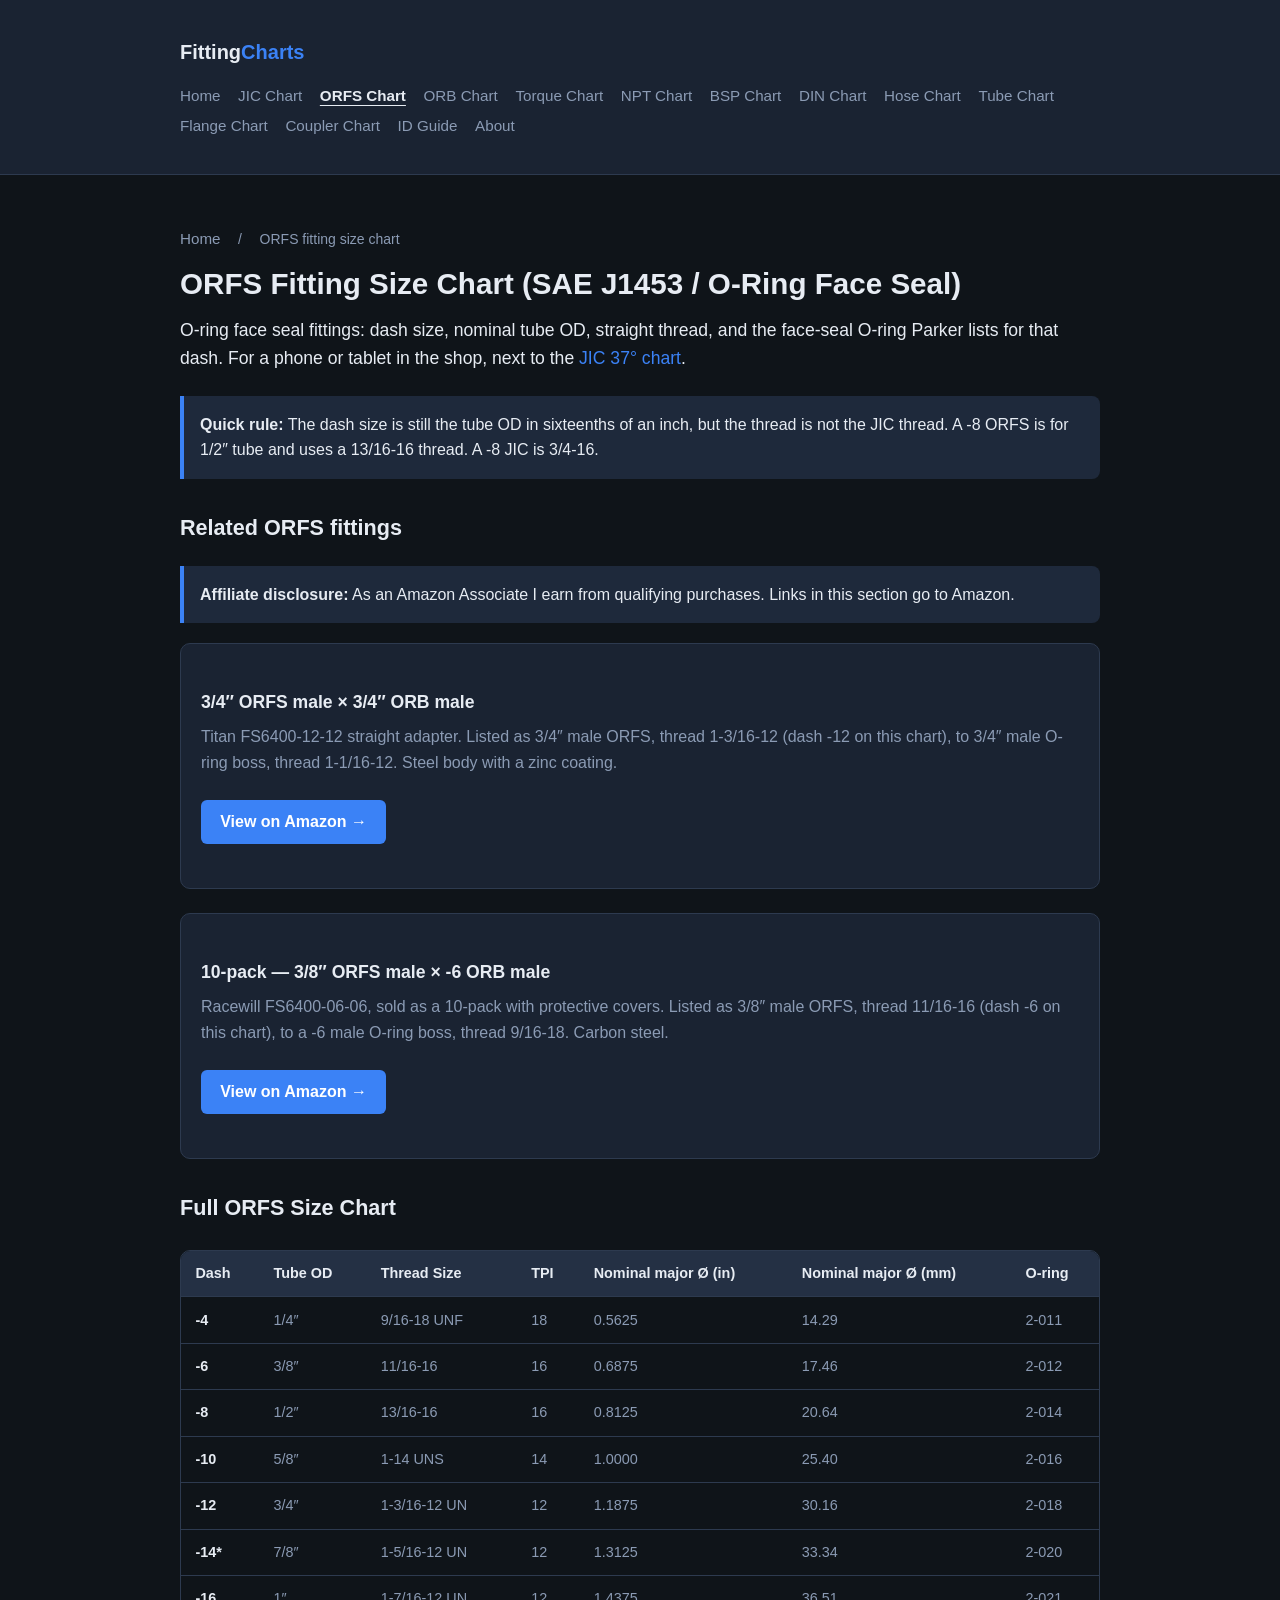
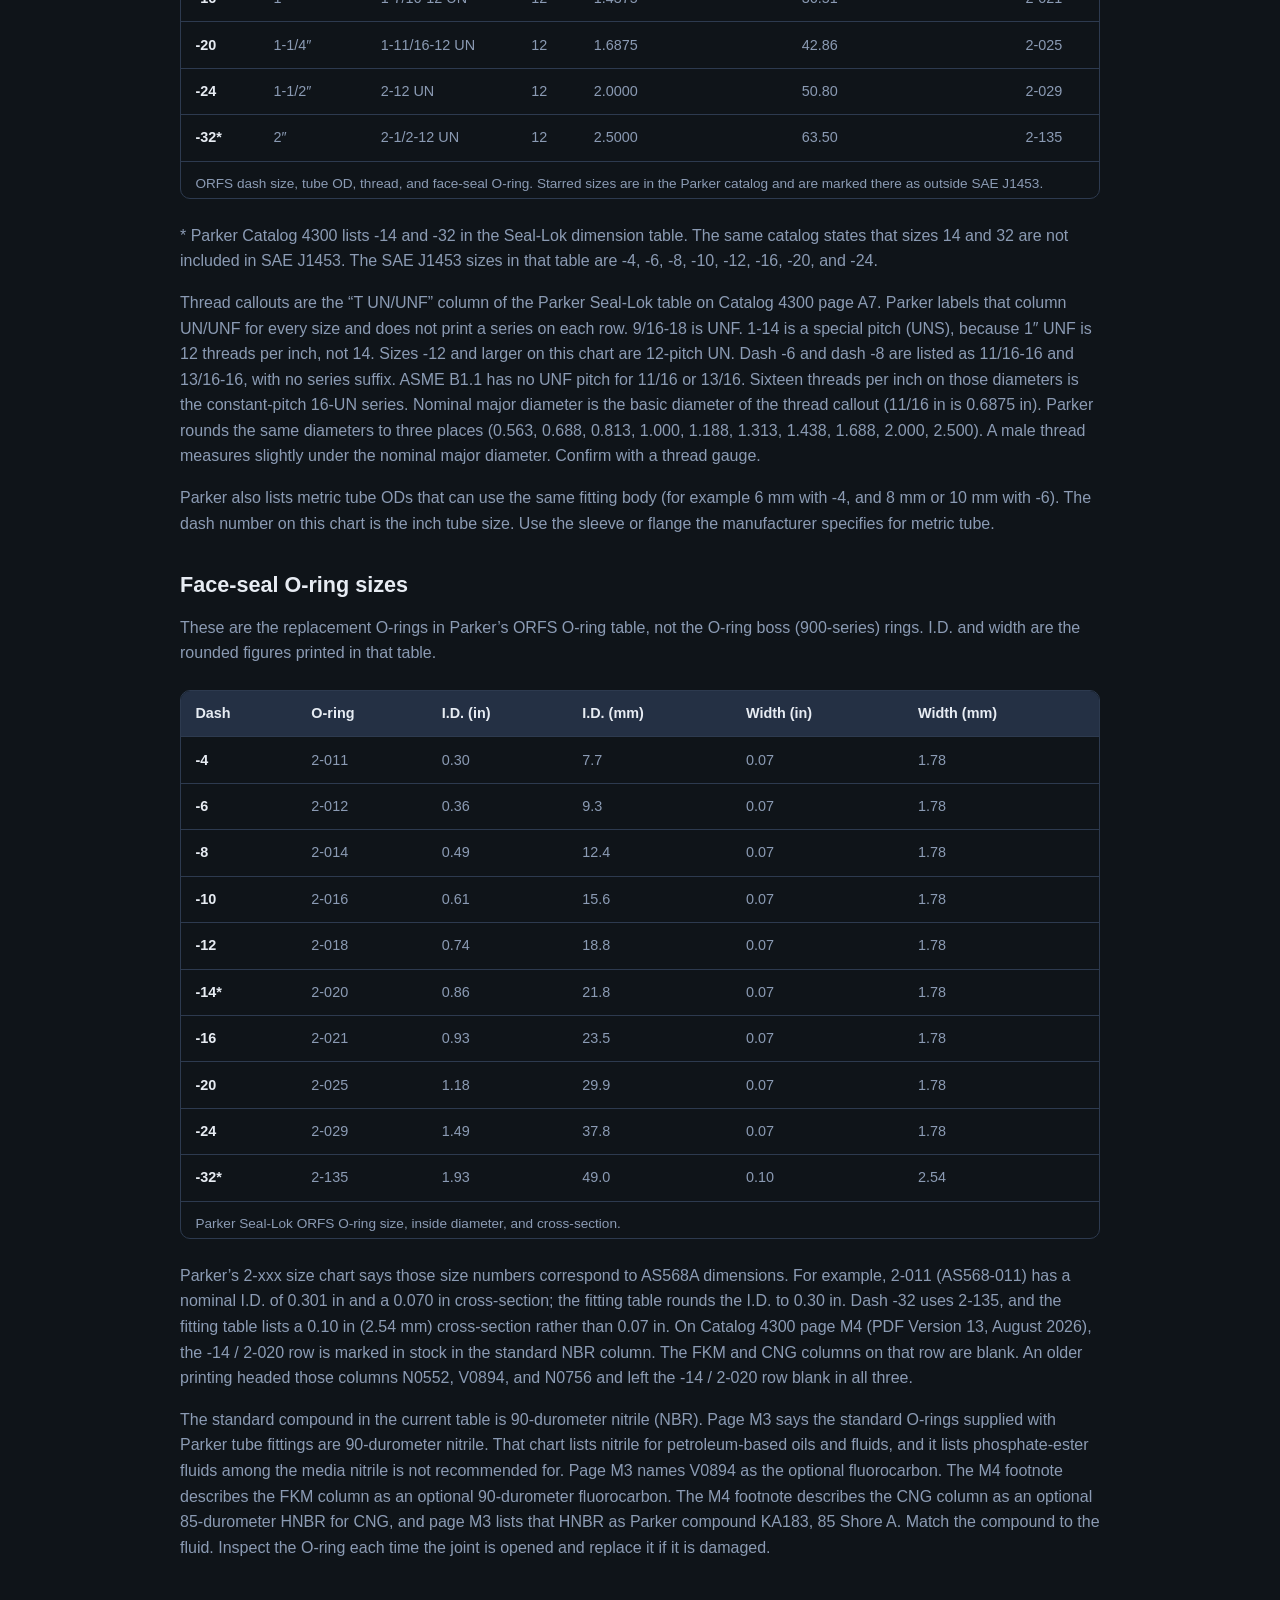
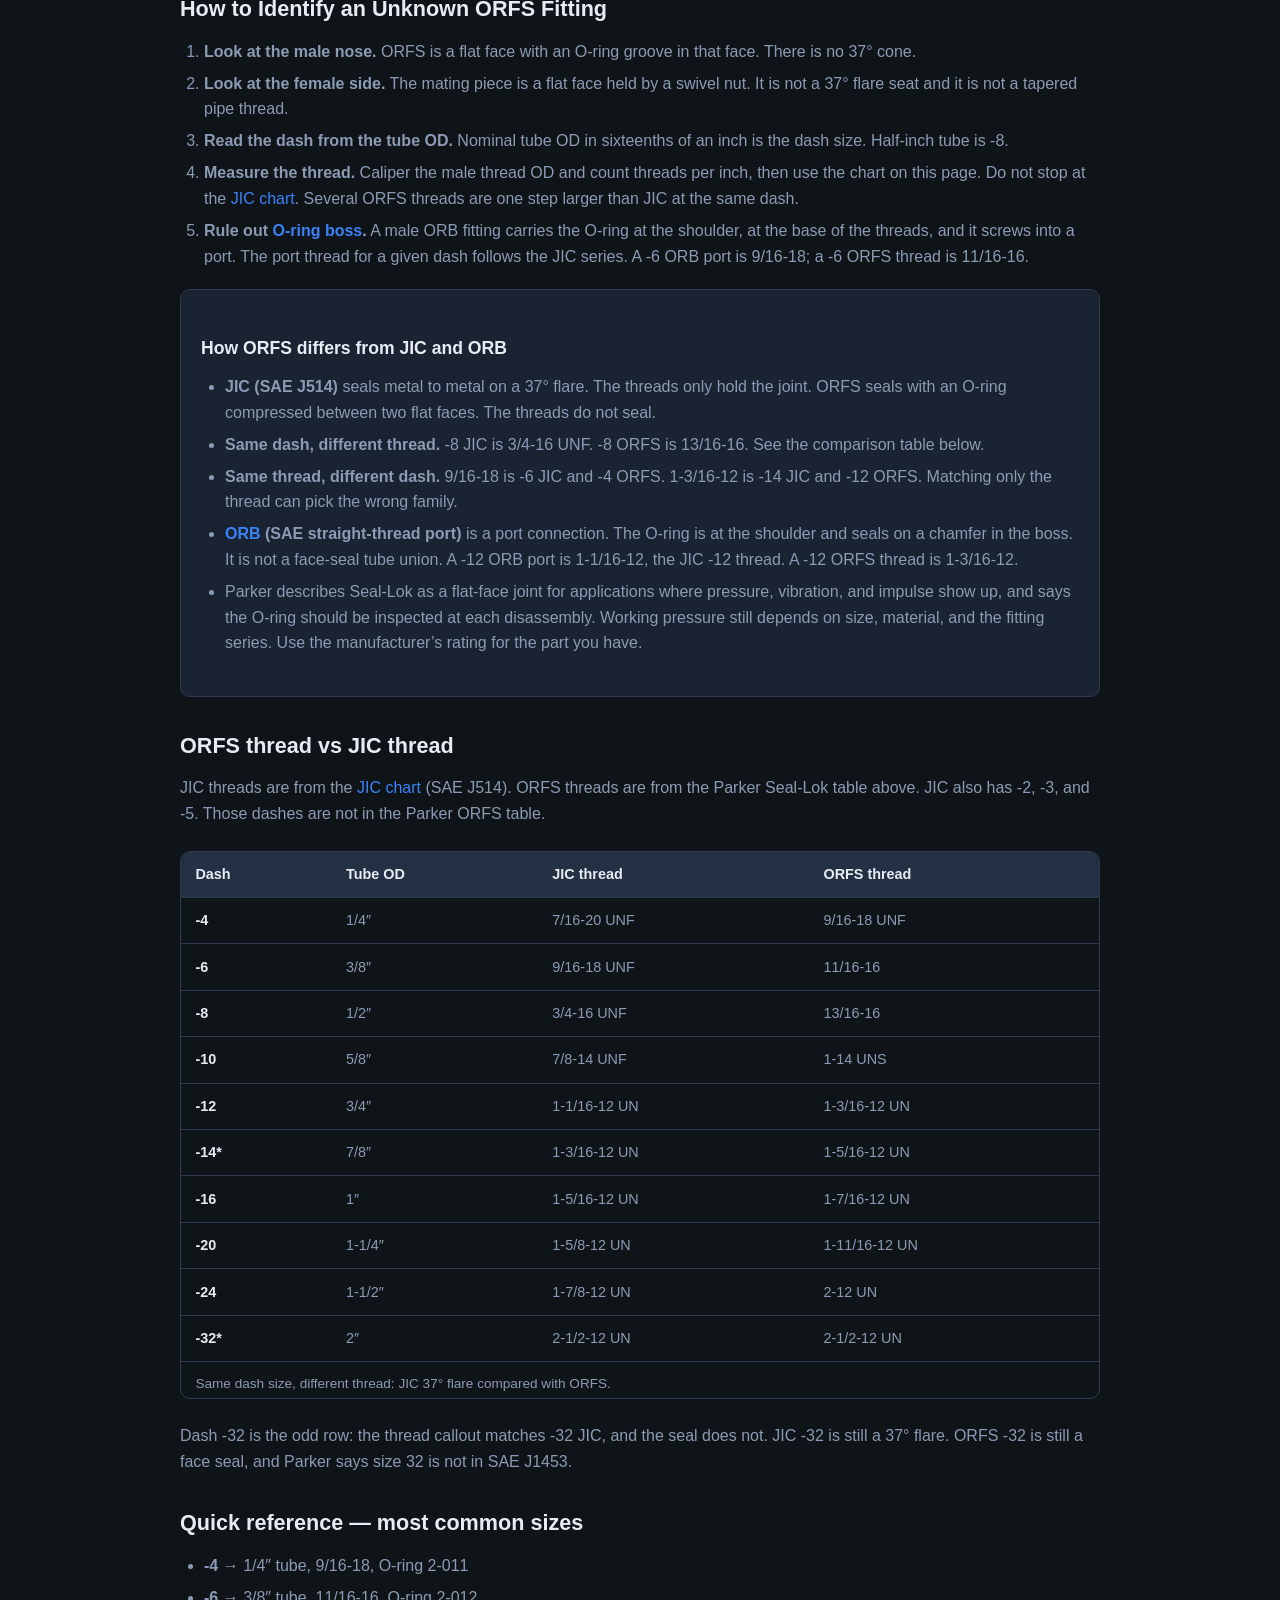
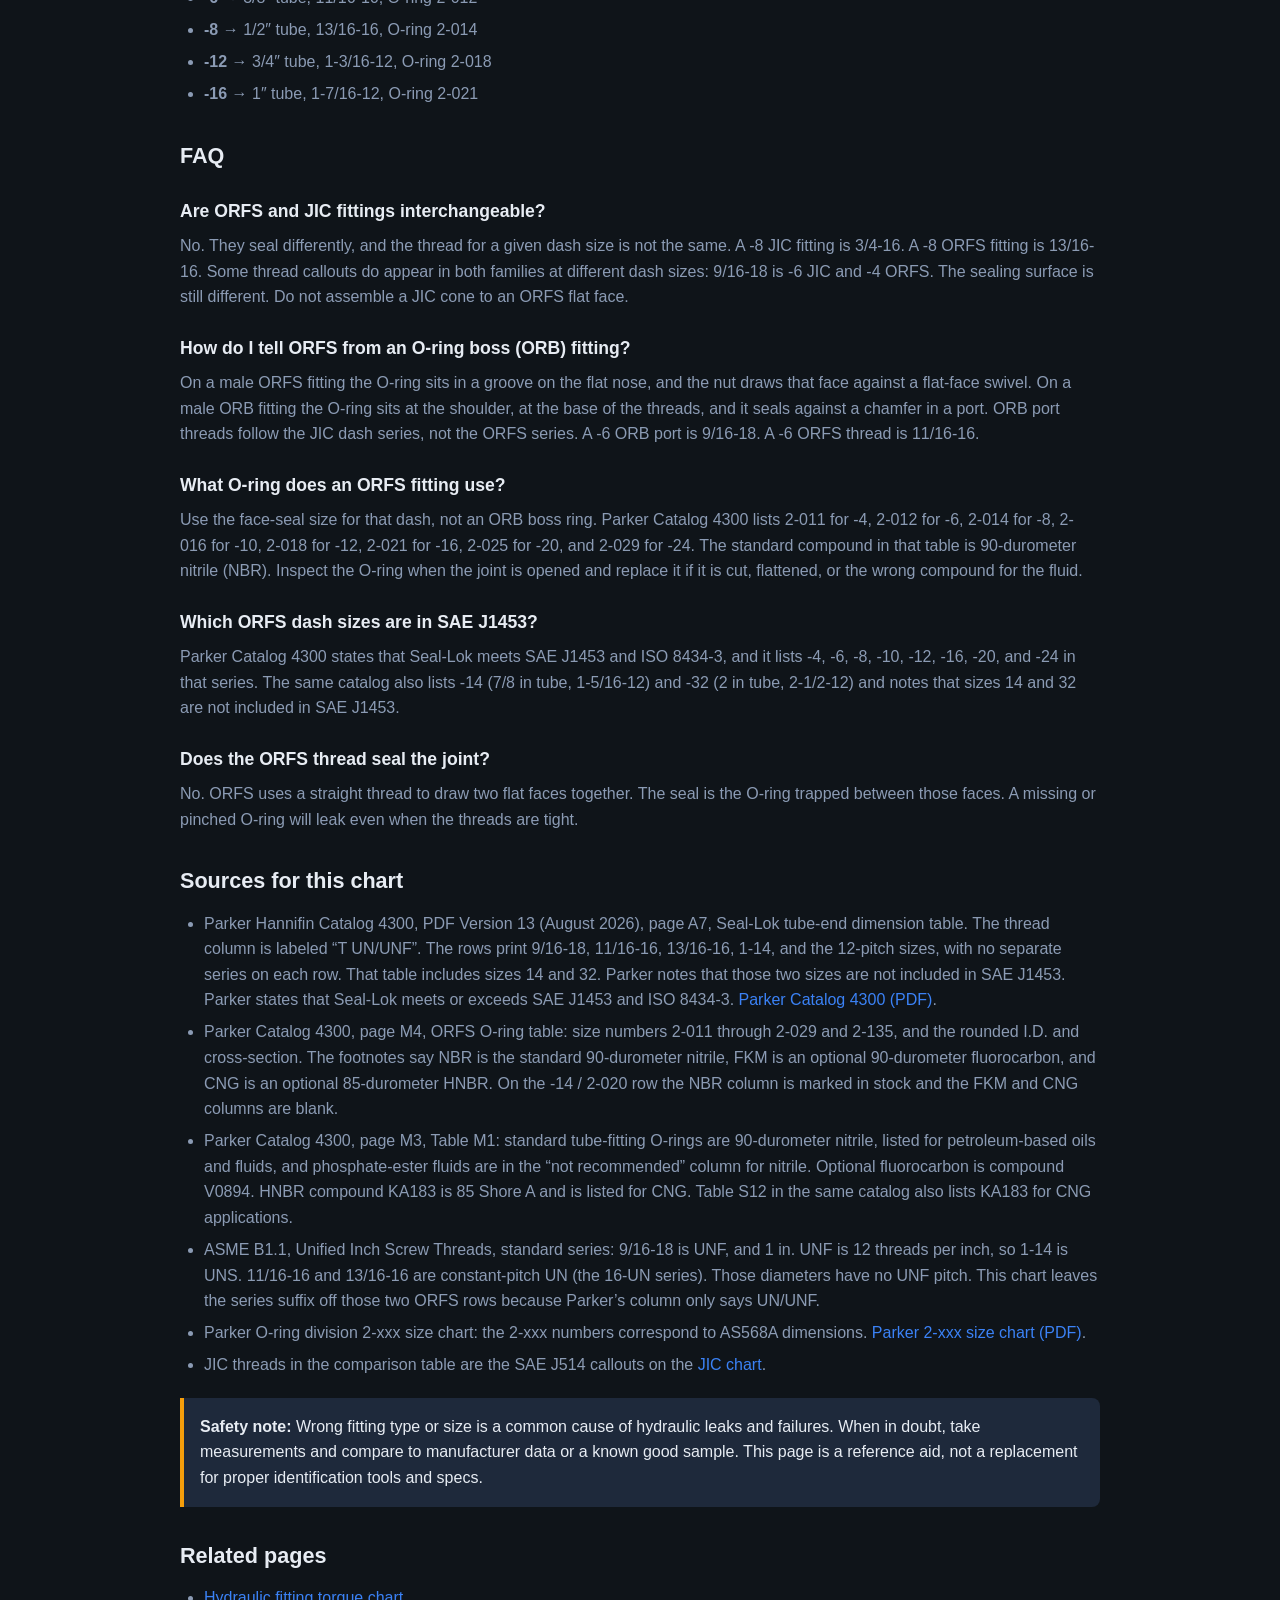
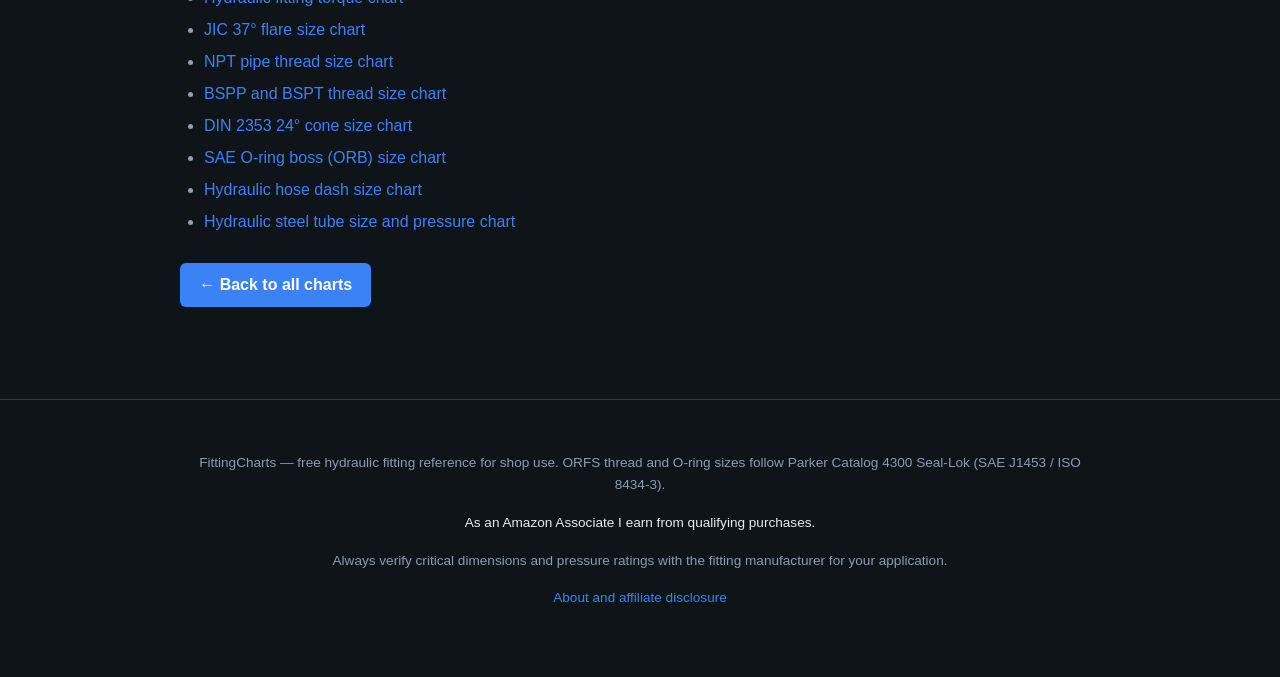
<file: orfs-fitting-size-chart.html>
<!DOCTYPE html>
<html lang="en">
<head>
  <meta charset="UTF-8">
  <meta name="viewport" content="width=device-width, initial-scale=1">
  <title>ORFS Fitting Size Chart (SAE J1453 O-Ring Face Seal) — FittingCharts</title>
  <meta name="description" content="ORFS O-ring face seal (SAE J1453) size chart: dash size, tube OD, straight thread, and Parker Seal-Lok O-ring size, plus how ORFS differs from JIC and ORB.">
  <link rel="canonical" href="https://w-logistics.github.io/fitting-charts/orfs-fitting-size-chart.html">
  <meta property="og:type" content="article">
  <meta property="og:site_name" content="FittingCharts">
  <meta property="og:title" content="ORFS Fitting Size Chart (SAE J1453 O-Ring Face Seal) — FittingCharts">
  <meta property="og:description" content="ORFS O-ring face seal (SAE J1453) size chart: dash size, tube OD, straight thread, and Parker Seal-Lok O-ring size, plus how ORFS differs from JIC and ORB.">
  <meta property="og:url" content="https://w-logistics.github.io/fitting-charts/orfs-fitting-size-chart.html">
  <link rel="stylesheet" href="styles.css">
  <script type="application/ld+json">
  {
    "@context": "https://schema.org",
    "@graph": [
      {
        "@type": "TechArticle",
        "headline": "ORFS Fitting Size Chart (SAE J1453 / O-Ring Face Seal)",
        "description": "O-ring face seal dash sizes with tube OD, straight thread, nominal major diameter, and Parker Seal-Lok O-ring size, plus identification and a comparison with JIC and ORB.",
        "url": "https://w-logistics.github.io/fitting-charts/orfs-fitting-size-chart.html",
        "mainEntityOfPage": "https://w-logistics.github.io/fitting-charts/orfs-fitting-size-chart.html",
        "author": {
          "@type": "Organization",
          "name": "FittingCharts",
          "url": "https://w-logistics.github.io/fitting-charts/"
        },
        "publisher": {
          "@type": "Organization",
          "name": "FittingCharts",
          "url": "https://w-logistics.github.io/fitting-charts/"
        }
      },
      {
        "@type": "BreadcrumbList",
        "itemListElement": [
          {
            "@type": "ListItem",
            "position": 1,
            "name": "Home",
            "item": "https://w-logistics.github.io/fitting-charts/"
          },
          {
            "@type": "ListItem",
            "position": 2,
            "name": "ORFS fitting size chart",
            "item": "https://w-logistics.github.io/fitting-charts/orfs-fitting-size-chart.html"
          }
        ]
      },
      {
        "@type": "FAQPage",
        "mainEntity": [
          {
            "@type": "Question",
            "name": "Are ORFS and JIC fittings interchangeable?",
            "acceptedAnswer": {
              "@type": "Answer",
              "text": "No. They seal differently, and the thread for a given dash size is not the same. A -8 JIC fitting is 3/4-16. A -8 ORFS fitting is 13/16-16. Some thread callouts do appear in both families at different dash sizes: 9/16-18 is -6 JIC and -4 ORFS. The sealing surface is still different. Do not assemble a JIC cone to an ORFS flat face."
            }
          },
          {
            "@type": "Question",
            "name": "How do I tell ORFS from an O-ring boss (ORB) fitting?",
            "acceptedAnswer": {
              "@type": "Answer",
              "text": "On a male ORFS fitting the O-ring sits in a groove on the flat nose, and the nut draws that face against a flat-face swivel. On a male ORB fitting the O-ring sits at the shoulder, at the base of the threads, and it seals against a chamfer in a port. ORB port threads follow the JIC dash series, not the ORFS series. A -6 ORB port is 9/16-18. A -6 ORFS thread is 11/16-16."
            }
          },
          {
            "@type": "Question",
            "name": "What O-ring does an ORFS fitting use?",
            "acceptedAnswer": {
              "@type": "Answer",
              "text": "Use the face-seal size for that dash, not an ORB boss ring. Parker Catalog 4300 lists 2-011 for -4, 2-012 for -6, 2-014 for -8, 2-016 for -10, 2-018 for -12, 2-021 for -16, 2-025 for -20, and 2-029 for -24. The standard compound in that table is 90-durometer nitrile (NBR). Inspect the O-ring when the joint is opened and replace it if it is cut, flattened, or the wrong compound for the fluid."
            }
          },
          {
            "@type": "Question",
            "name": "Which ORFS dash sizes are in SAE J1453?",
            "acceptedAnswer": {
              "@type": "Answer",
              "text": "Parker Catalog 4300 states that Seal-Lok meets SAE J1453 and ISO 8434-3, and it lists -4, -6, -8, -10, -12, -16, -20, and -24 in that series. The same catalog also lists -14 (7/8 in tube, 1-5/16-12) and -32 (2 in tube, 2-1/2-12) and notes that sizes 14 and 32 are not included in SAE J1453."
            }
          },
          {
            "@type": "Question",
            "name": "Does the ORFS thread seal the joint?",
            "acceptedAnswer": {
              "@type": "Answer",
              "text": "No. ORFS uses a straight thread to draw two flat faces together. The seal is the O-ring trapped between those faces. A missing or pinched O-ring will leak even when the threads are tight."
            }
          }
        ]
      }
    ]
  }
  </script>
</head>
<body>
  <header>
    <div class="container">
      <div class="logo">Fitting<span>Charts</span></div>
      <nav aria-label="Primary">
        <a href="index.html">Home</a>
        <a href="jic-fitting-size-chart.html">JIC Chart</a>
        <a href="orfs-fitting-size-chart.html" aria-current="page">ORFS Chart</a>
        <a href="sae-o-ring-boss-orb-fitting-chart.html">ORB Chart</a>
        <a href="hydraulic-fitting-torque-chart.html">Torque Chart</a>
        <a href="npt-thread-size-chart.html">NPT Chart</a>
        <a href="bspp-bspt-thread-size-chart.html">BSP Chart</a>
        <a href="din-2353-24-degree-cone-fitting-chart.html">DIN Chart</a>
        <a href="hydraulic-hose-dash-size-chart.html">Hose Chart</a>
        <a href="hydraulic-tube-size-pressure-chart.html">Tube Chart</a>
        <a href="sae-j518-code-61-62-flange-chart.html">Flange Chart</a>
        <a href="hydraulic-quick-coupler-size-chart.html">Coupler Chart</a>
        <a href="how-to-identify-hydraulic-fittings.html">ID Guide</a>
        <a href="disclosure.html">About</a>
      </nav>
    </div>
  </header>

  <main class="container">
    <nav class="breadcrumb" aria-label="Breadcrumb">
      <a href="index.html">Home</a>
      <span aria-hidden="true"> / </span>
      <span aria-current="page">ORFS fitting size chart</span>
    </nav>

    <h1>ORFS Fitting Size Chart (SAE J1453 / O-Ring Face Seal)</h1>
    <p class="lead">O-ring face seal fittings: dash size, nominal tube OD, straight thread, and the face-seal O-ring Parker lists for that dash. For a phone or tablet in the shop, next to the <a href="jic-fitting-size-chart.html">JIC 37° chart</a>.</p>

    <div class="note">
      <strong>Quick rule:</strong> The dash size is still the tube OD in sixteenths of an inch, but the thread is not the JIC thread. A -8 ORFS is for 1/2″ tube and uses a 13/16-16 thread. A -8 JIC is 3/4-16.
    </div>

    <h2>Related ORFS fittings</h2>
    <div class="note">
      <strong>Affiliate disclosure:</strong> As an Amazon Associate I earn from qualifying purchases. Links in this section go to Amazon.
    </div>

    <div class="card">
      <h3>3/4″ ORFS male × 3/4″ ORB male</h3>
      <p>Titan FS6400-12-12 straight adapter. Listed as 3/4″ male ORFS, thread 1-3/16-12 (dash -12 on this chart), to 3/4″ male O-ring boss, thread 1-1/16-12. Steel body with a zinc coating.</p>
      <p>
        <a href="https://www.amazon.com/dp/B0C4VQRPL6?tag=wlogistics-20" class="btn" target="_blank" rel="sponsored noopener">View on Amazon →</a>
      </p>
    </div>

    <div class="card">
      <h3>10-pack — 3/8″ ORFS male × -6 ORB male</h3>
      <p>Racewill FS6400-06-06, sold as a 10-pack with protective covers. Listed as 3/8″ male ORFS, thread 11/16-16 (dash -6 on this chart), to a -6 male O-ring boss, thread 9/16-18. Carbon steel.</p>
      <p>
        <a href="https://www.amazon.com/dp/B0GQLP8F35?tag=wlogistics-20" class="btn" target="_blank" rel="sponsored noopener">View on Amazon →</a>
      </p>
    </div>

    <h2>Full ORFS Size Chart</h2>
    <div class="table-wrap">
      <table>
        <caption>ORFS dash size, tube OD, thread, and face-seal O-ring. Starred sizes are in the Parker catalog and are marked there as outside SAE J1453.</caption>
        <thead>
          <tr>
            <th scope="col">Dash</th>
            <th scope="col">Tube OD</th>
            <th scope="col">Thread Size</th>
            <th scope="col">TPI</th>
            <th scope="col">Nominal major Ø (in)</th>
            <th scope="col">Nominal major Ø (mm)</th>
            <th scope="col">O-ring</th>
          </tr>
        </thead>
        <tbody>
          <tr><td>-4</td><td>1/4″</td><td>9/16-18 UNF</td><td>18</td><td>0.5625</td><td>14.29</td><td>2-011</td></tr>
          <tr><td>-6</td><td>3/8″</td><td>11/16-16</td><td>16</td><td>0.6875</td><td>17.46</td><td>2-012</td></tr>
          <tr><td>-8</td><td>1/2″</td><td>13/16-16</td><td>16</td><td>0.8125</td><td>20.64</td><td>2-014</td></tr>
          <tr><td>-10</td><td>5/8″</td><td>1-14 UNS</td><td>14</td><td>1.0000</td><td>25.40</td><td>2-016</td></tr>
          <tr><td>-12</td><td>3/4″</td><td>1-3/16-12 UN</td><td>12</td><td>1.1875</td><td>30.16</td><td>2-018</td></tr>
          <tr><td>-14*</td><td>7/8″</td><td>1-5/16-12 UN</td><td>12</td><td>1.3125</td><td>33.34</td><td>2-020</td></tr>
          <tr><td>-16</td><td>1″</td><td>1-7/16-12 UN</td><td>12</td><td>1.4375</td><td>36.51</td><td>2-021</td></tr>
          <tr><td>-20</td><td>1-1/4″</td><td>1-11/16-12 UN</td><td>12</td><td>1.6875</td><td>42.86</td><td>2-025</td></tr>
          <tr><td>-24</td><td>1-1/2″</td><td>2-12 UN</td><td>12</td><td>2.0000</td><td>50.80</td><td>2-029</td></tr>
          <tr><td>-32*</td><td>2″</td><td>2-1/2-12 UN</td><td>12</td><td>2.5000</td><td>63.50</td><td>2-135</td></tr>
        </tbody>
      </table>
    </div>

    <p>* Parker Catalog 4300 lists -14 and -32 in the Seal-Lok dimension table. The same catalog states that sizes 14 and 32 are not included in SAE J1453. The SAE J1453 sizes in that table are -4, -6, -8, -10, -12, -16, -20, and -24.</p>
    <p>Thread callouts are the “T UN/UNF” column of the Parker Seal-Lok table on Catalog 4300 page A7. Parker labels that column UN/UNF for every size and does not print a series on each row. 9/16-18 is UNF. 1-14 is a special pitch (UNS), because 1″ UNF is 12 threads per inch, not 14. Sizes -12 and larger on this chart are 12-pitch UN. Dash -6 and dash -8 are listed as 11/16-16 and 13/16-16, with no series suffix. ASME B1.1 has no UNF pitch for 11/16 or 13/16. Sixteen threads per inch on those diameters is the constant-pitch 16-UN series. Nominal major diameter is the basic diameter of the thread callout (11/16 in is 0.6875 in). Parker rounds the same diameters to three places (0.563, 0.688, 0.813, 1.000, 1.188, 1.313, 1.438, 1.688, 2.000, 2.500). A male thread measures slightly under the nominal major diameter. Confirm with a thread gauge.</p>
    <p>Parker also lists metric tube ODs that can use the same fitting body (for example 6 mm with -4, and 8 mm or 10 mm with -6). The dash number on this chart is the inch tube size. Use the sleeve or flange the manufacturer specifies for metric tube.</p>

    <h2>Face-seal O-ring sizes</h2>
    <p>These are the replacement O-rings in Parker’s ORFS O-ring table, not the O-ring boss (900-series) rings. I.D. and width are the rounded figures printed in that table.</p>
    <div class="table-wrap">
      <table>
        <caption>Parker Seal-Lok ORFS O-ring size, inside diameter, and cross-section.</caption>
        <thead>
          <tr>
            <th scope="col">Dash</th>
            <th scope="col">O-ring</th>
            <th scope="col">I.D. (in)</th>
            <th scope="col">I.D. (mm)</th>
            <th scope="col">Width (in)</th>
            <th scope="col">Width (mm)</th>
          </tr>
        </thead>
        <tbody>
          <tr><td>-4</td><td>2-011</td><td>0.30</td><td>7.7</td><td>0.07</td><td>1.78</td></tr>
          <tr><td>-6</td><td>2-012</td><td>0.36</td><td>9.3</td><td>0.07</td><td>1.78</td></tr>
          <tr><td>-8</td><td>2-014</td><td>0.49</td><td>12.4</td><td>0.07</td><td>1.78</td></tr>
          <tr><td>-10</td><td>2-016</td><td>0.61</td><td>15.6</td><td>0.07</td><td>1.78</td></tr>
          <tr><td>-12</td><td>2-018</td><td>0.74</td><td>18.8</td><td>0.07</td><td>1.78</td></tr>
          <tr><td>-14*</td><td>2-020</td><td>0.86</td><td>21.8</td><td>0.07</td><td>1.78</td></tr>
          <tr><td>-16</td><td>2-021</td><td>0.93</td><td>23.5</td><td>0.07</td><td>1.78</td></tr>
          <tr><td>-20</td><td>2-025</td><td>1.18</td><td>29.9</td><td>0.07</td><td>1.78</td></tr>
          <tr><td>-24</td><td>2-029</td><td>1.49</td><td>37.8</td><td>0.07</td><td>1.78</td></tr>
          <tr><td>-32*</td><td>2-135</td><td>1.93</td><td>49.0</td><td>0.10</td><td>2.54</td></tr>
        </tbody>
      </table>
    </div>
    <p>Parker’s 2-xxx size chart says those size numbers correspond to AS568A dimensions. For example, 2-011 (AS568-011) has a nominal I.D. of 0.301 in and a 0.070 in cross-section; the fitting table rounds the I.D. to 0.30 in. Dash -32 uses 2-135, and the fitting table lists a 0.10 in (2.54 mm) cross-section rather than 0.07 in. On Catalog 4300 page M4 (PDF Version 13, August 2026), the -14 / 2-020 row is marked in stock in the standard NBR column. The FKM and CNG columns on that row are blank. An older printing headed those columns N0552, V0894, and N0756 and left the -14 / 2-020 row blank in all three.</p>
    <p>The standard compound in the current table is 90-durometer nitrile (NBR). Page M3 says the standard O-rings supplied with Parker tube fittings are 90-durometer nitrile. That chart lists nitrile for petroleum-based oils and fluids, and it lists phosphate-ester fluids among the media nitrile is not recommended for. Page M3 names V0894 as the optional fluorocarbon. The M4 footnote describes the FKM column as an optional 90-durometer fluorocarbon. The M4 footnote describes the CNG column as an optional 85-durometer HNBR for CNG, and page M3 lists that HNBR as Parker compound KA183, 85 Shore A. Match the compound to the fluid. Inspect the O-ring each time the joint is opened and replace it if it is damaged.</p>

    <h2>How to Identify an Unknown ORFS Fitting</h2>
    <ol>
      <li><strong>Look at the male nose.</strong> ORFS is a flat face with an O-ring groove in that face. There is no 37° cone.</li>
      <li><strong>Look at the female side.</strong> The mating piece is a flat face held by a swivel nut. It is not a 37° flare seat and it is not a tapered pipe thread.</li>
      <li><strong>Read the dash from the tube OD.</strong> Nominal tube OD in sixteenths of an inch is the dash size. Half-inch tube is -8.</li>
      <li><strong>Measure the thread.</strong> Caliper the male thread OD and count threads per inch, then use the chart on this page. Do not stop at the <a href="jic-fitting-size-chart.html">JIC chart</a>. Several ORFS threads are one step larger than JIC at the same dash.</li>
      <li><strong>Rule out <a href="sae-o-ring-boss-orb-fitting-chart.html">O-ring boss</a>.</strong> A male ORB fitting carries the O-ring at the shoulder, at the base of the threads, and it screws into a port. The port thread for a given dash follows the JIC series. A -6 ORB port is 9/16-18; a -6 ORFS thread is 11/16-16.</li>
    </ol>

    <div class="card">
      <h3>How ORFS differs from JIC and ORB</h3>
      <ul>
        <li><strong>JIC (SAE J514)</strong> seals metal to metal on a 37° flare. The threads only hold the joint. ORFS seals with an O-ring compressed between two flat faces. The threads do not seal.</li>
        <li><strong>Same dash, different thread.</strong> -8 JIC is 3/4-16 UNF. -8 ORFS is 13/16-16. See the comparison table below.</li>
        <li><strong>Same thread, different dash.</strong> 9/16-18 is -6 JIC and -4 ORFS. 1-3/16-12 is -14 JIC and -12 ORFS. Matching only the thread can pick the wrong family.</li>
        <li><strong><a href="sae-o-ring-boss-orb-fitting-chart.html">ORB</a> (SAE straight-thread port)</strong> is a port connection. The O-ring is at the shoulder and seals on a chamfer in the boss. It is not a face-seal tube union. A -12 ORB port is 1-1/16-12, the JIC -12 thread. A -12 ORFS thread is 1-3/16-12.</li>
        <li>Parker describes Seal-Lok as a flat-face joint for applications where pressure, vibration, and impulse show up, and says the O-ring should be inspected at each disassembly. Working pressure still depends on size, material, and the fitting series. Use the manufacturer’s rating for the part you have.</li>
      </ul>
    </div>

    <h2>ORFS thread vs JIC thread</h2>
    <p>JIC threads are from the <a href="jic-fitting-size-chart.html">JIC chart</a> (SAE J514). ORFS threads are from the Parker Seal-Lok table above. JIC also has -2, -3, and -5. Those dashes are not in the Parker ORFS table.</p>
    <div class="table-wrap">
      <table>
        <caption>Same dash size, different thread: JIC 37° flare compared with ORFS.</caption>
        <thead>
          <tr>
            <th scope="col">Dash</th>
            <th scope="col">Tube OD</th>
            <th scope="col">JIC thread</th>
            <th scope="col">ORFS thread</th>
          </tr>
        </thead>
        <tbody>
          <tr><td>-4</td><td>1/4″</td><td>7/16-20 UNF</td><td>9/16-18 UNF</td></tr>
          <tr><td>-6</td><td>3/8″</td><td>9/16-18 UNF</td><td>11/16-16</td></tr>
          <tr><td>-8</td><td>1/2″</td><td>3/4-16 UNF</td><td>13/16-16</td></tr>
          <tr><td>-10</td><td>5/8″</td><td>7/8-14 UNF</td><td>1-14 UNS</td></tr>
          <tr><td>-12</td><td>3/4″</td><td>1-1/16-12 UN</td><td>1-3/16-12 UN</td></tr>
          <tr><td>-14*</td><td>7/8″</td><td>1-3/16-12 UN</td><td>1-5/16-12 UN</td></tr>
          <tr><td>-16</td><td>1″</td><td>1-5/16-12 UN</td><td>1-7/16-12 UN</td></tr>
          <tr><td>-20</td><td>1-1/4″</td><td>1-5/8-12 UN</td><td>1-11/16-12 UN</td></tr>
          <tr><td>-24</td><td>1-1/2″</td><td>1-7/8-12 UN</td><td>2-12 UN</td></tr>
          <tr><td>-32*</td><td>2″</td><td>2-1/2-12 UN</td><td>2-1/2-12 UN</td></tr>
        </tbody>
      </table>
    </div>
    <p>Dash -32 is the odd row: the thread callout matches -32 JIC, and the seal does not. JIC -32 is still a 37° flare. ORFS -32 is still a face seal, and Parker says size 32 is not in SAE J1453.</p>

    <h2>Quick reference — most common sizes</h2>
    <ul>
      <li><strong>-4</strong> → 1/4″ tube, 9/16-18, O-ring 2-011</li>
      <li><strong>-6</strong> → 3/8″ tube, 11/16-16, O-ring 2-012</li>
      <li><strong>-8</strong> → 1/2″ tube, 13/16-16, O-ring 2-014</li>
      <li><strong>-12</strong> → 3/4″ tube, 1-3/16-12, O-ring 2-018</li>
      <li><strong>-16</strong> → 1″ tube, 1-7/16-12, O-ring 2-021</li>
    </ul>

    <h2>FAQ</h2>
    <h3>Are ORFS and JIC fittings interchangeable?</h3>
    <p>No. They seal differently, and the thread for a given dash size is not the same. A -8 JIC fitting is 3/4-16. A -8 ORFS fitting is 13/16-16. Some thread callouts do appear in both families at different dash sizes: 9/16-18 is -6 JIC and -4 ORFS. The sealing surface is still different. Do not assemble a JIC cone to an ORFS flat face.</p>

    <h3>How do I tell ORFS from an O-ring boss (ORB) fitting?</h3>
    <p>On a male ORFS fitting the O-ring sits in a groove on the flat nose, and the nut draws that face against a flat-face swivel. On a male ORB fitting the O-ring sits at the shoulder, at the base of the threads, and it seals against a chamfer in a port. ORB port threads follow the JIC dash series, not the ORFS series. A -6 ORB port is 9/16-18. A -6 ORFS thread is 11/16-16.</p>

    <h3>What O-ring does an ORFS fitting use?</h3>
    <p>Use the face-seal size for that dash, not an ORB boss ring. Parker Catalog 4300 lists 2-011 for -4, 2-012 for -6, 2-014 for -8, 2-016 for -10, 2-018 for -12, 2-021 for -16, 2-025 for -20, and 2-029 for -24. The standard compound in that table is 90-durometer nitrile (NBR). Inspect the O-ring when the joint is opened and replace it if it is cut, flattened, or the wrong compound for the fluid.</p>

    <h3>Which ORFS dash sizes are in SAE J1453?</h3>
    <p>Parker Catalog 4300 states that Seal-Lok meets SAE J1453 and ISO 8434-3, and it lists -4, -6, -8, -10, -12, -16, -20, and -24 in that series. The same catalog also lists -14 (7/8 in tube, 1-5/16-12) and -32 (2 in tube, 2-1/2-12) and notes that sizes 14 and 32 are not included in SAE J1453.</p>

    <h3>Does the ORFS thread seal the joint?</h3>
    <p>No. ORFS uses a straight thread to draw two flat faces together. The seal is the O-ring trapped between those faces. A missing or pinched O-ring will leak even when the threads are tight.</p>

    <h2>Sources for this chart</h2>
    <ul>
      <li>Parker Hannifin Catalog 4300, PDF Version 13 (August 2026), page A7, Seal-Lok tube-end dimension table. The thread column is labeled “T UN/UNF”. The rows print 9/16-18, 11/16-16, 13/16-16, 1-14, and the 12-pitch sizes, with no separate series on each row. That table includes sizes 14 and 32. Parker notes that those two sizes are not included in SAE J1453. Parker states that Seal-Lok meets or exceeds SAE J1453 and ISO 8434-3. <a href="https://www.parker.com/content/dam/Parker-com/Literature/Tube-Fittings-Division/4300_Catalog_Cover.pdf">Parker Catalog 4300 (PDF)</a>.</li>
      <li>Parker Catalog 4300, page M4, ORFS O-ring table: size numbers 2-011 through 2-029 and 2-135, and the rounded I.D. and cross-section. The footnotes say NBR is the standard 90-durometer nitrile, FKM is an optional 90-durometer fluorocarbon, and CNG is an optional 85-durometer HNBR. On the -14 / 2-020 row the NBR column is marked in stock and the FKM and CNG columns are blank.</li>
      <li>Parker Catalog 4300, page M3, Table M1: standard tube-fitting O-rings are 90-durometer nitrile, listed for petroleum-based oils and fluids, and phosphate-ester fluids are in the “not recommended” column for nitrile. Optional fluorocarbon is compound V0894. HNBR compound KA183 is 85 Shore A and is listed for CNG. Table S12 in the same catalog also lists KA183 for CNG applications.</li>
      <li>ASME B1.1, Unified Inch Screw Threads, standard series: 9/16-18 is UNF, and 1 in. UNF is 12 threads per inch, so 1-14 is UNS. 11/16-16 and 13/16-16 are constant-pitch UN (the 16-UN series). Those diameters have no UNF pitch. This chart leaves the series suffix off those two ORFS rows because Parker’s column only says UN/UNF.</li>
      <li>Parker O-ring division 2-xxx size chart: the 2-xxx numbers correspond to AS568A dimensions. <a href="https://www.parker.com/content/dam/Parker-com/Literature/O-Ring-Division-Literature/2-xxx-sizes.pdf">Parker 2-xxx size chart (PDF)</a>.</li>
      <li>JIC threads in the comparison table are the SAE J514 callouts on the <a href="jic-fitting-size-chart.html">JIC chart</a>.</li>
    </ul>

    <div class="note warning">
      <strong>Safety note:</strong> Wrong fitting type or size is a common cause of hydraulic leaks and failures. When in doubt, take measurements and compare to manufacturer data or a known good sample. This page is a reference aid, not a replacement for proper identification tools and specs.
    </div>

    <h2>Related pages</h2>
    <ul>
      <li><a href="hydraulic-fitting-torque-chart.html">Hydraulic fitting torque chart</a></li>
      <li><a href="jic-fitting-size-chart.html">JIC 37° flare size chart</a></li>
      <li><a href="npt-thread-size-chart.html">NPT pipe thread size chart</a></li>
      <li><a href="bspp-bspt-thread-size-chart.html">BSPP and BSPT thread size chart</a></li>
      <li><a href="din-2353-24-degree-cone-fitting-chart.html">DIN 2353 24° cone size chart</a></li>
      <li><a href="sae-o-ring-boss-orb-fitting-chart.html">SAE O-ring boss (ORB) size chart</a></li>
      <li><a href="hydraulic-hose-dash-size-chart.html">Hydraulic hose dash size chart</a></li>
      <li><a href="hydraulic-tube-size-pressure-chart.html">Hydraulic steel tube size and pressure chart</a></li>
    </ul>

    <p>
      <a href="index.html" class="btn">← Back to all charts</a>
    </p>
  </main>

  <footer>
    <div class="container">
      <p>FittingCharts — free hydraulic fitting reference for shop use. ORFS thread and O-ring sizes follow Parker Catalog 4300 Seal-Lok (SAE J1453 / ISO 8434-3).</p>
      <p class="affiliate-disclosure">As an Amazon Associate I earn from qualifying purchases.</p>
      <p>Always verify critical dimensions and pressure ratings with the fitting manufacturer for your application.</p>
      <p><a href="disclosure.html">About and affiliate disclosure</a></p>
    </div>
  </footer>
  <script data-goatcounter="https://fittingcharts.goatcounter.com/count" async src="//gc.zgo.at/count.js"></script>
</body>
</html>
</file>
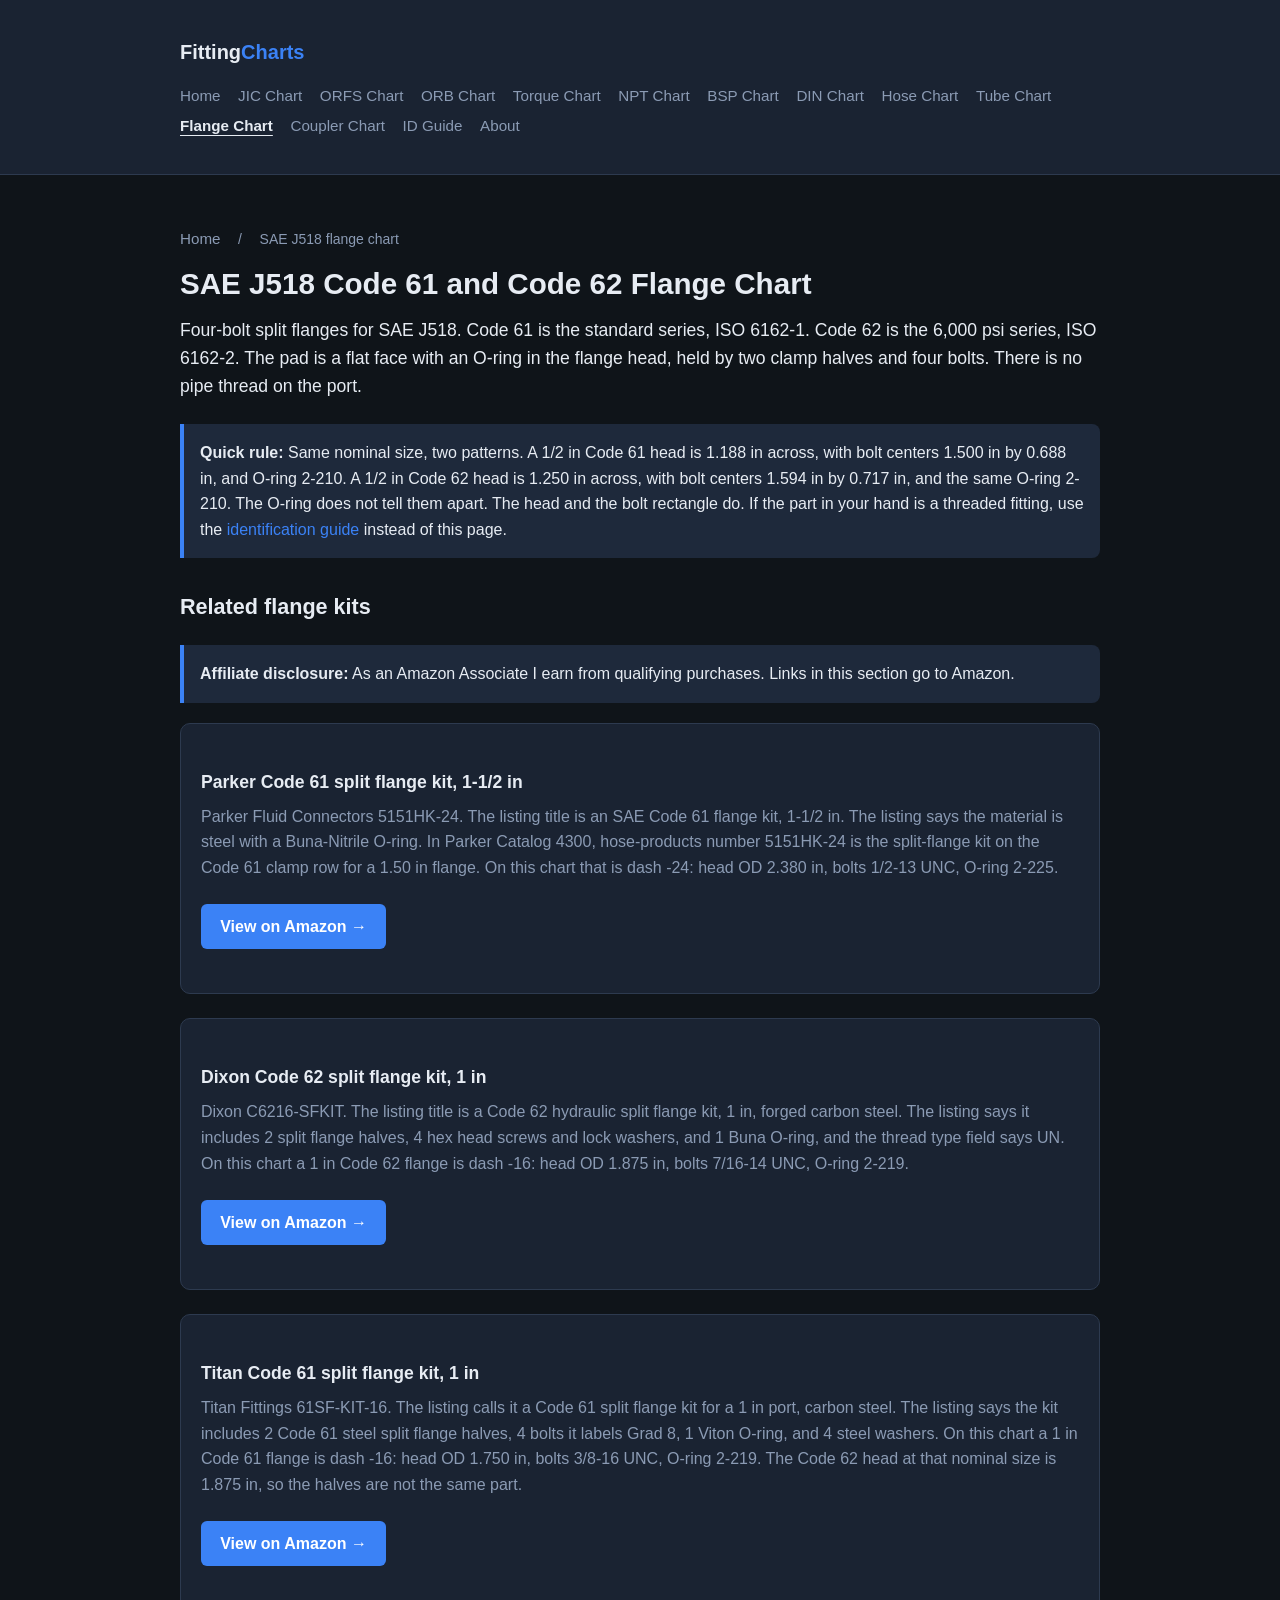
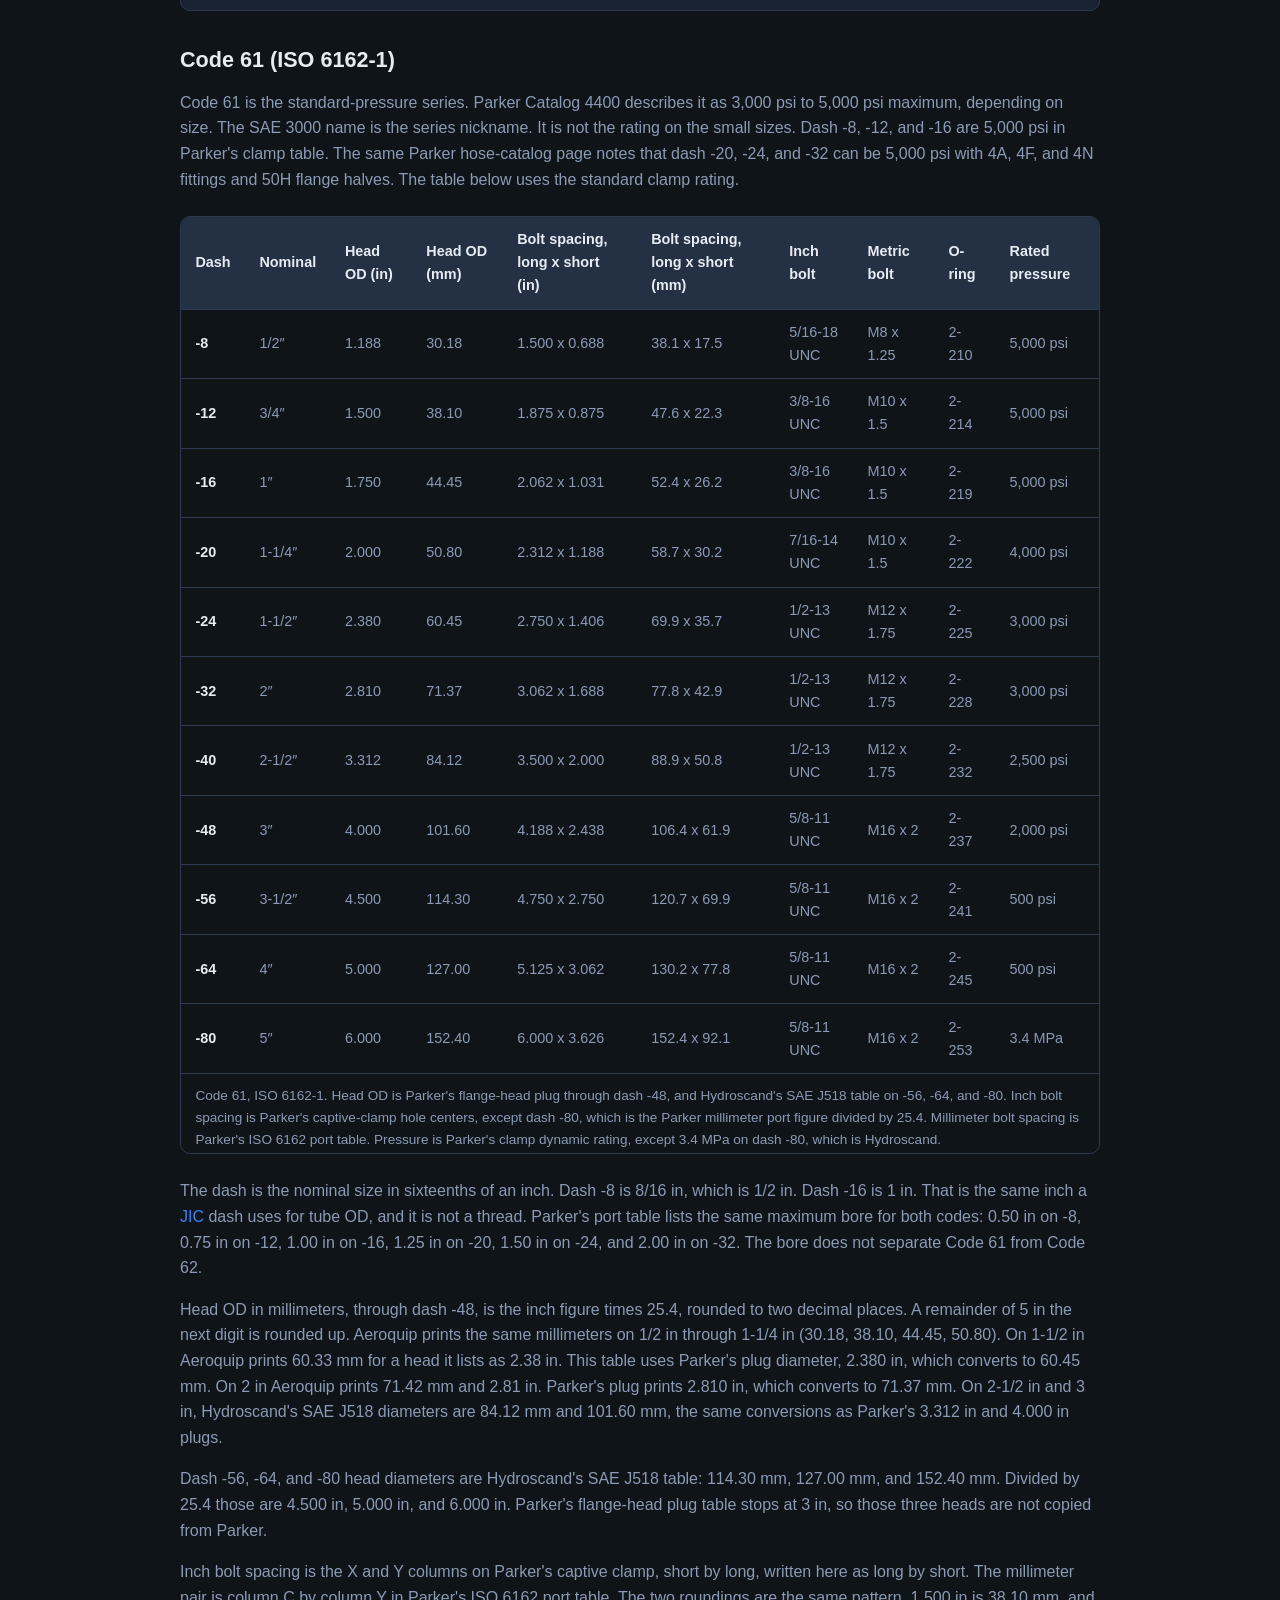
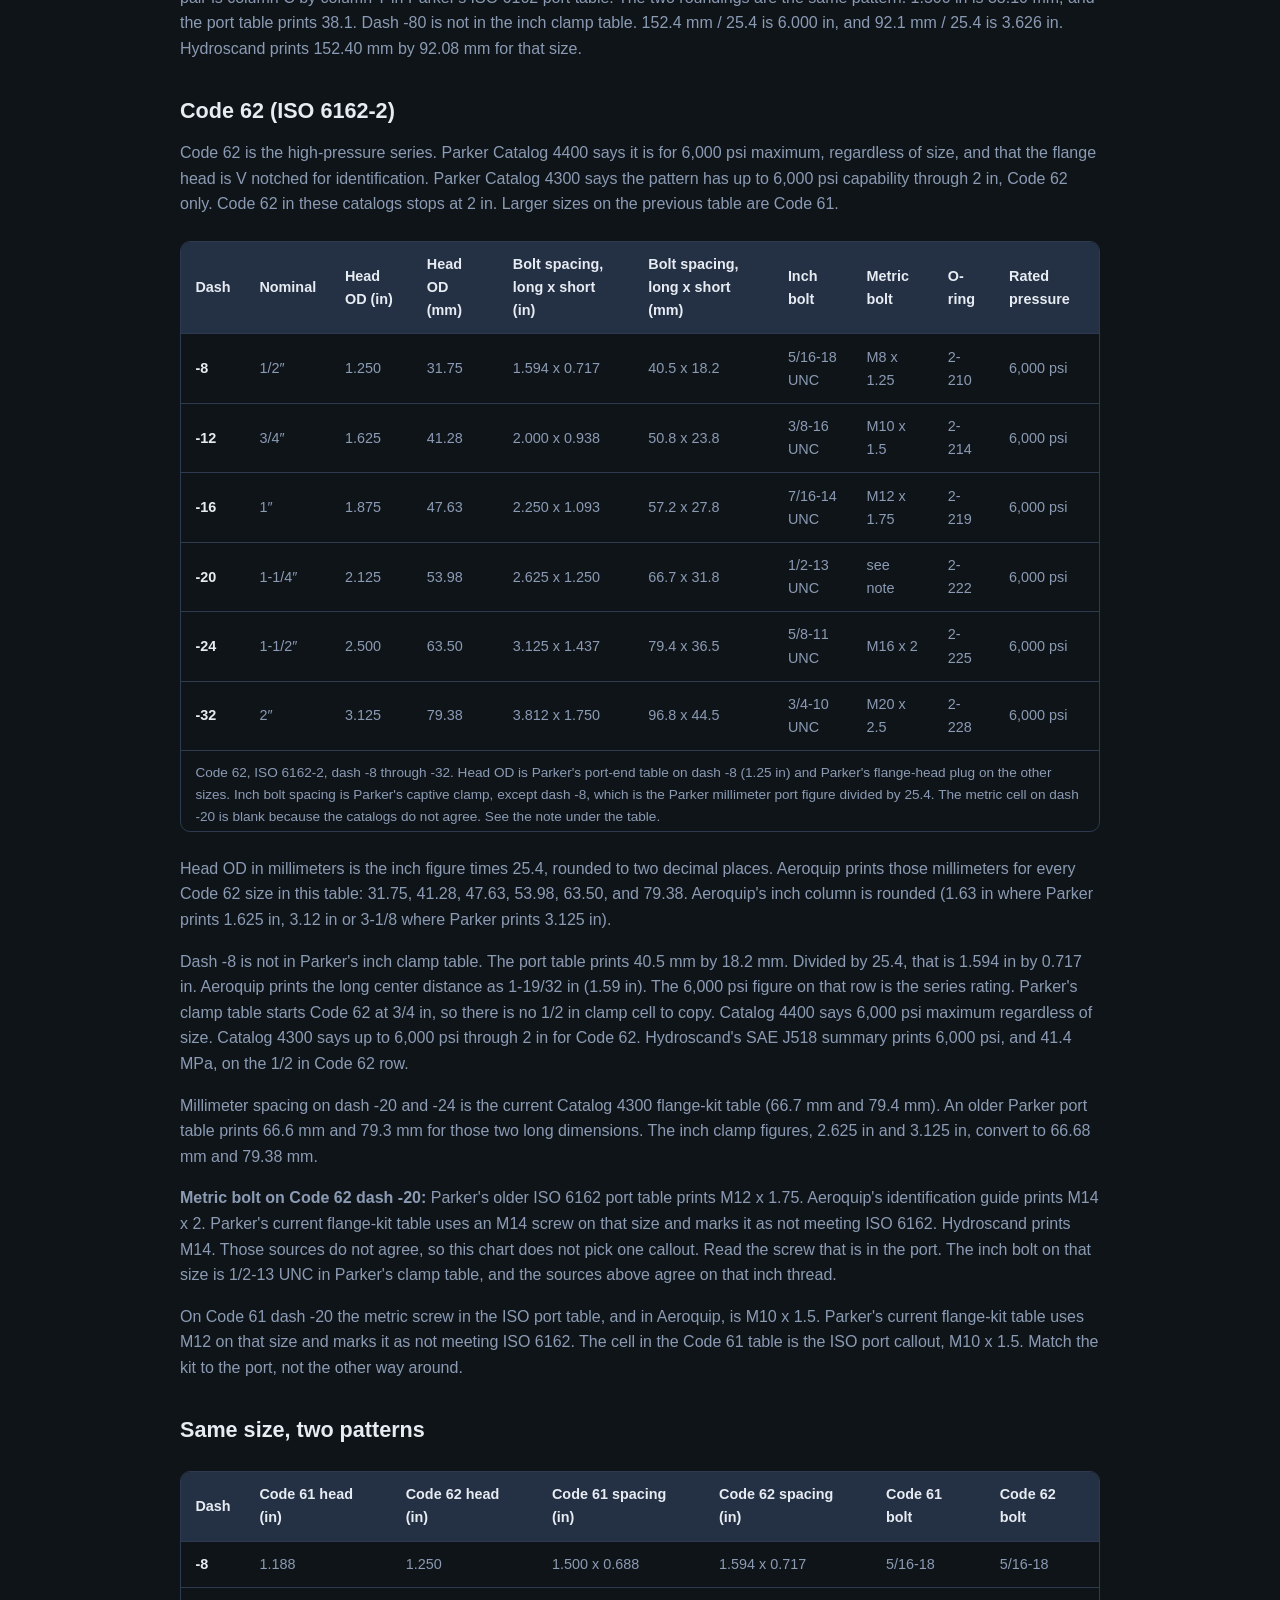
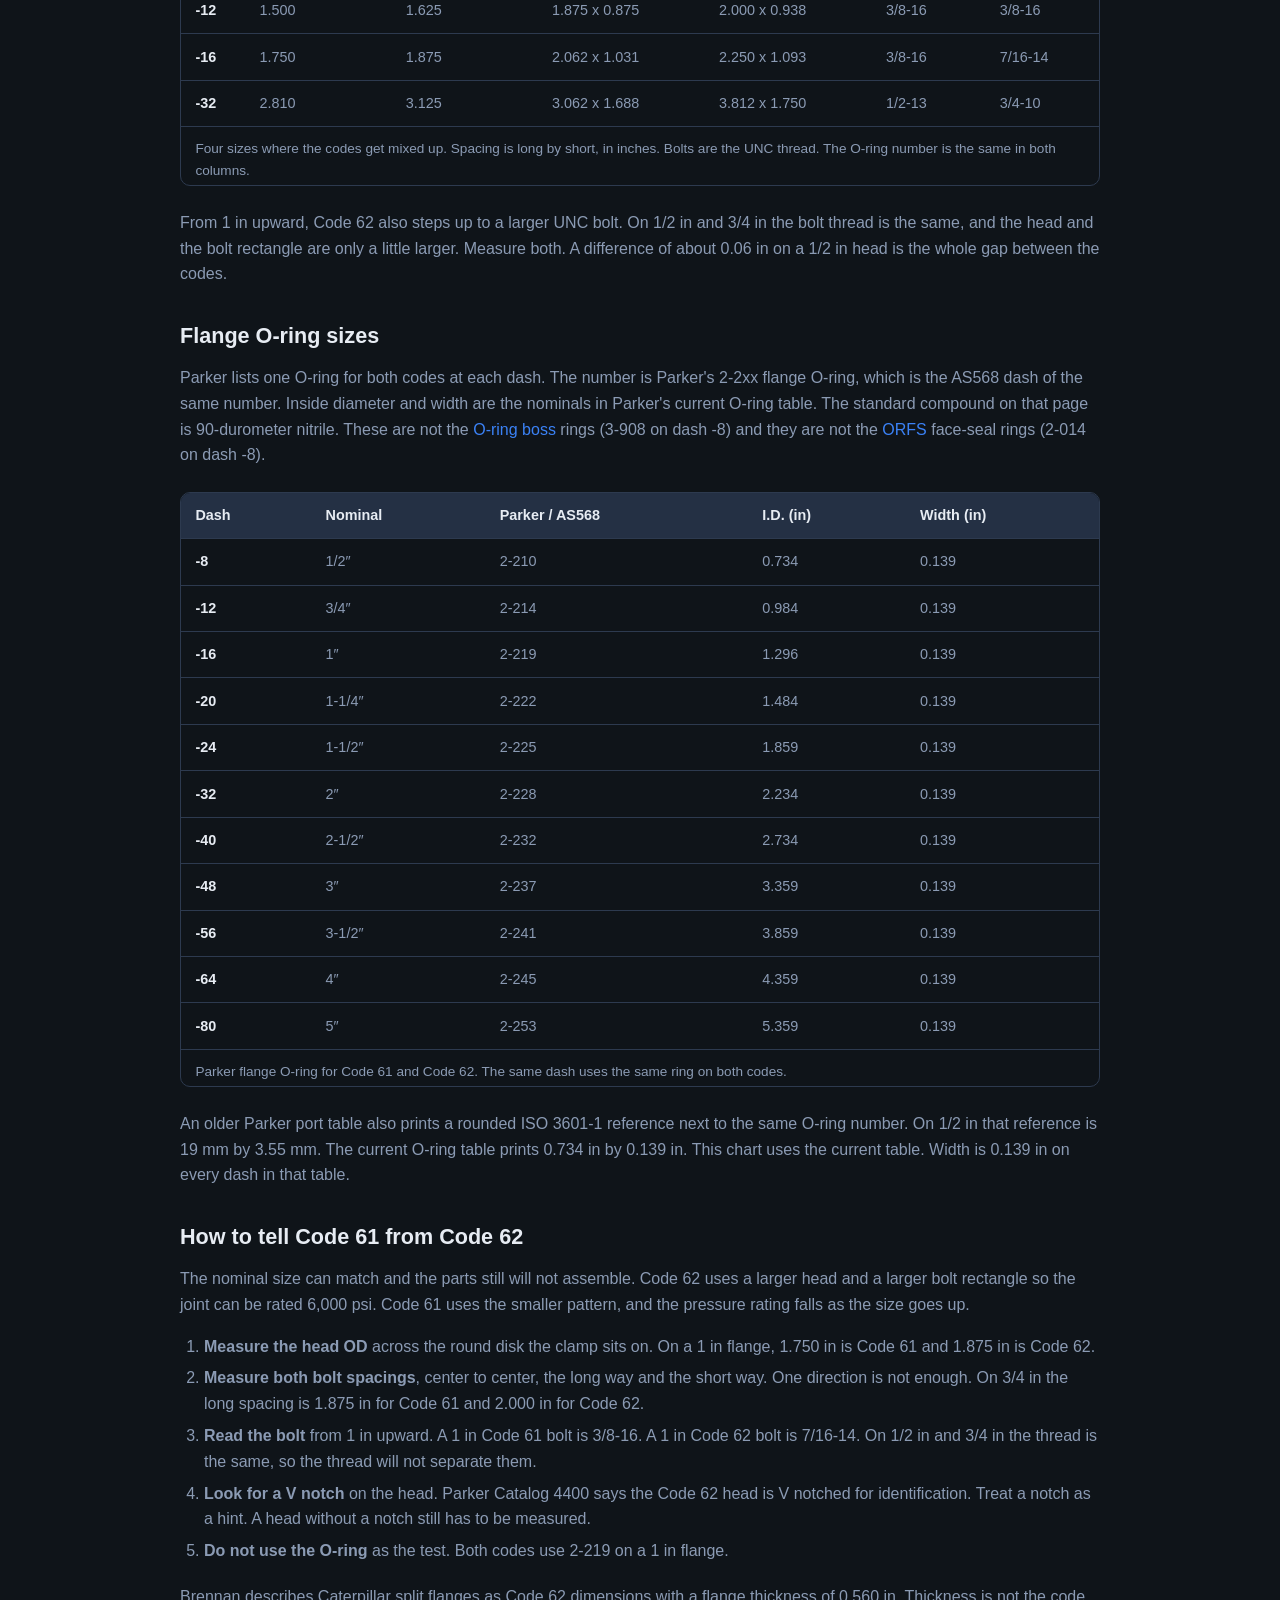
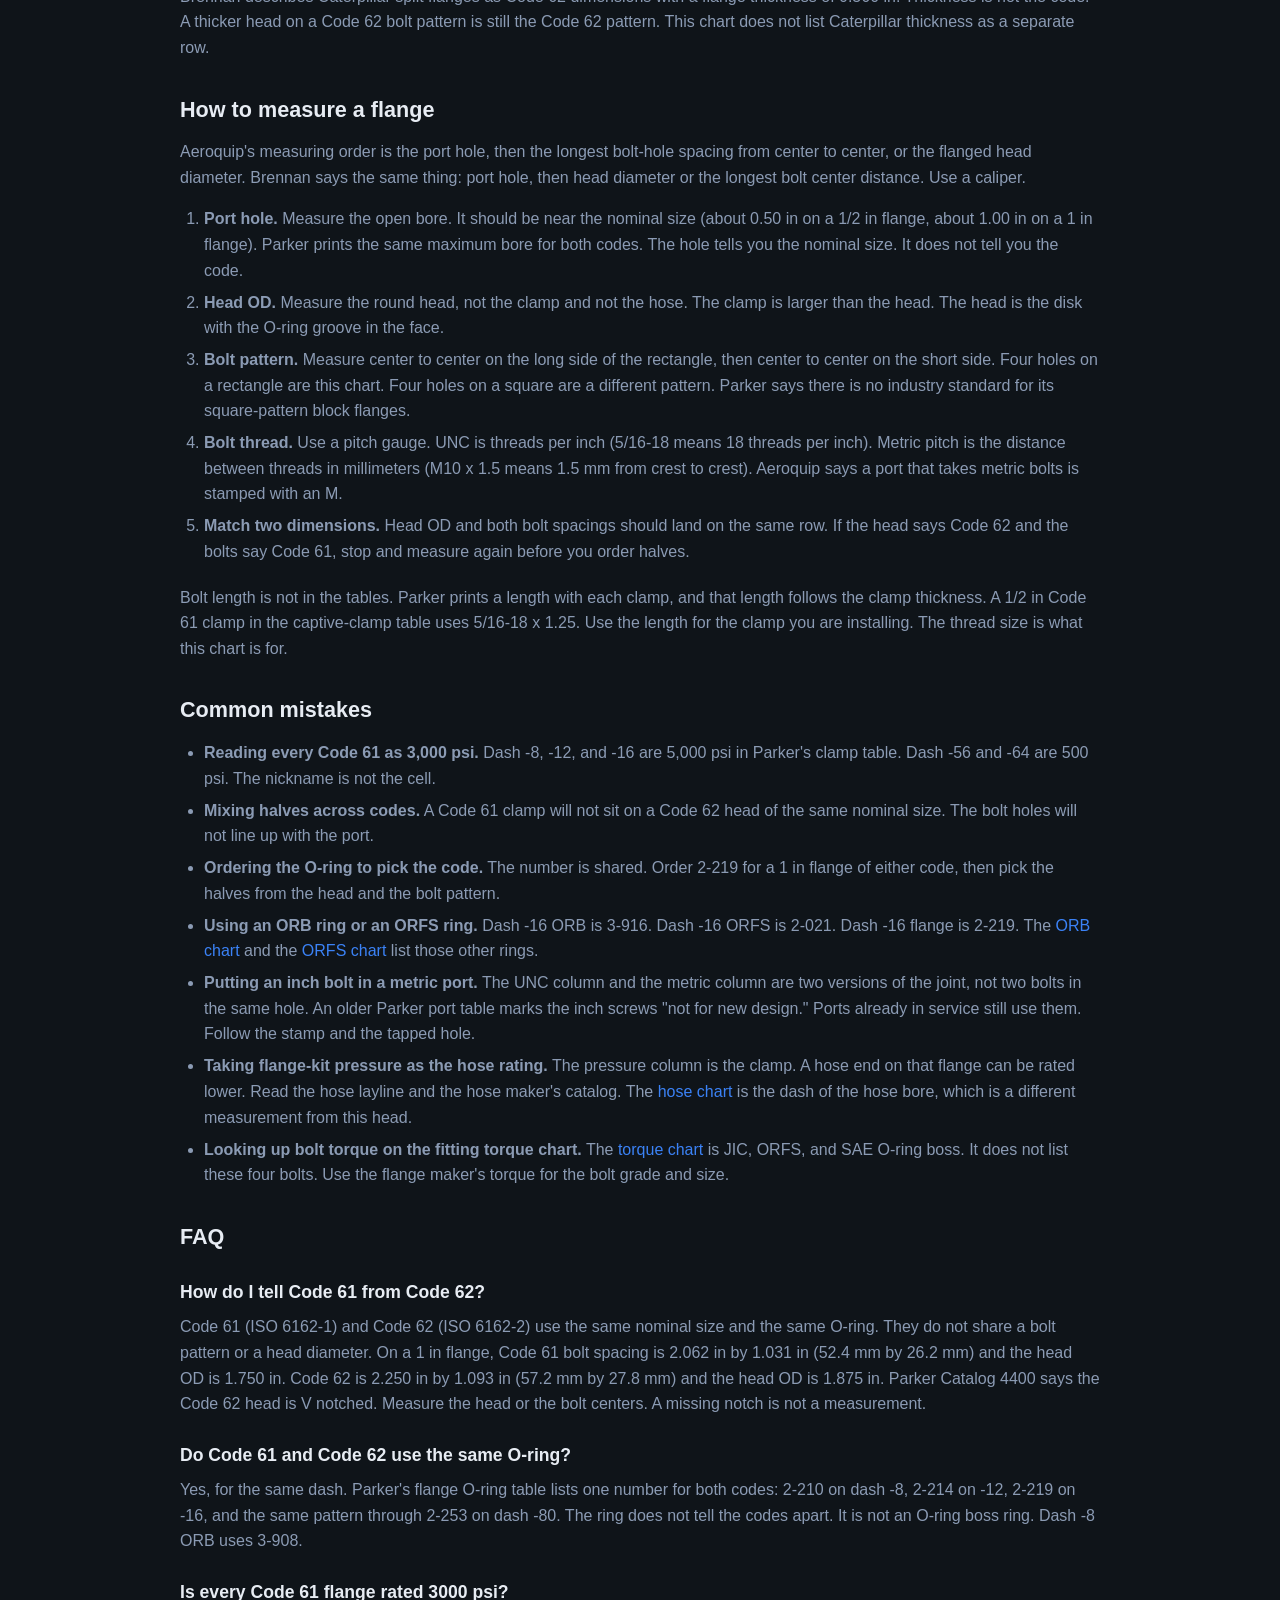
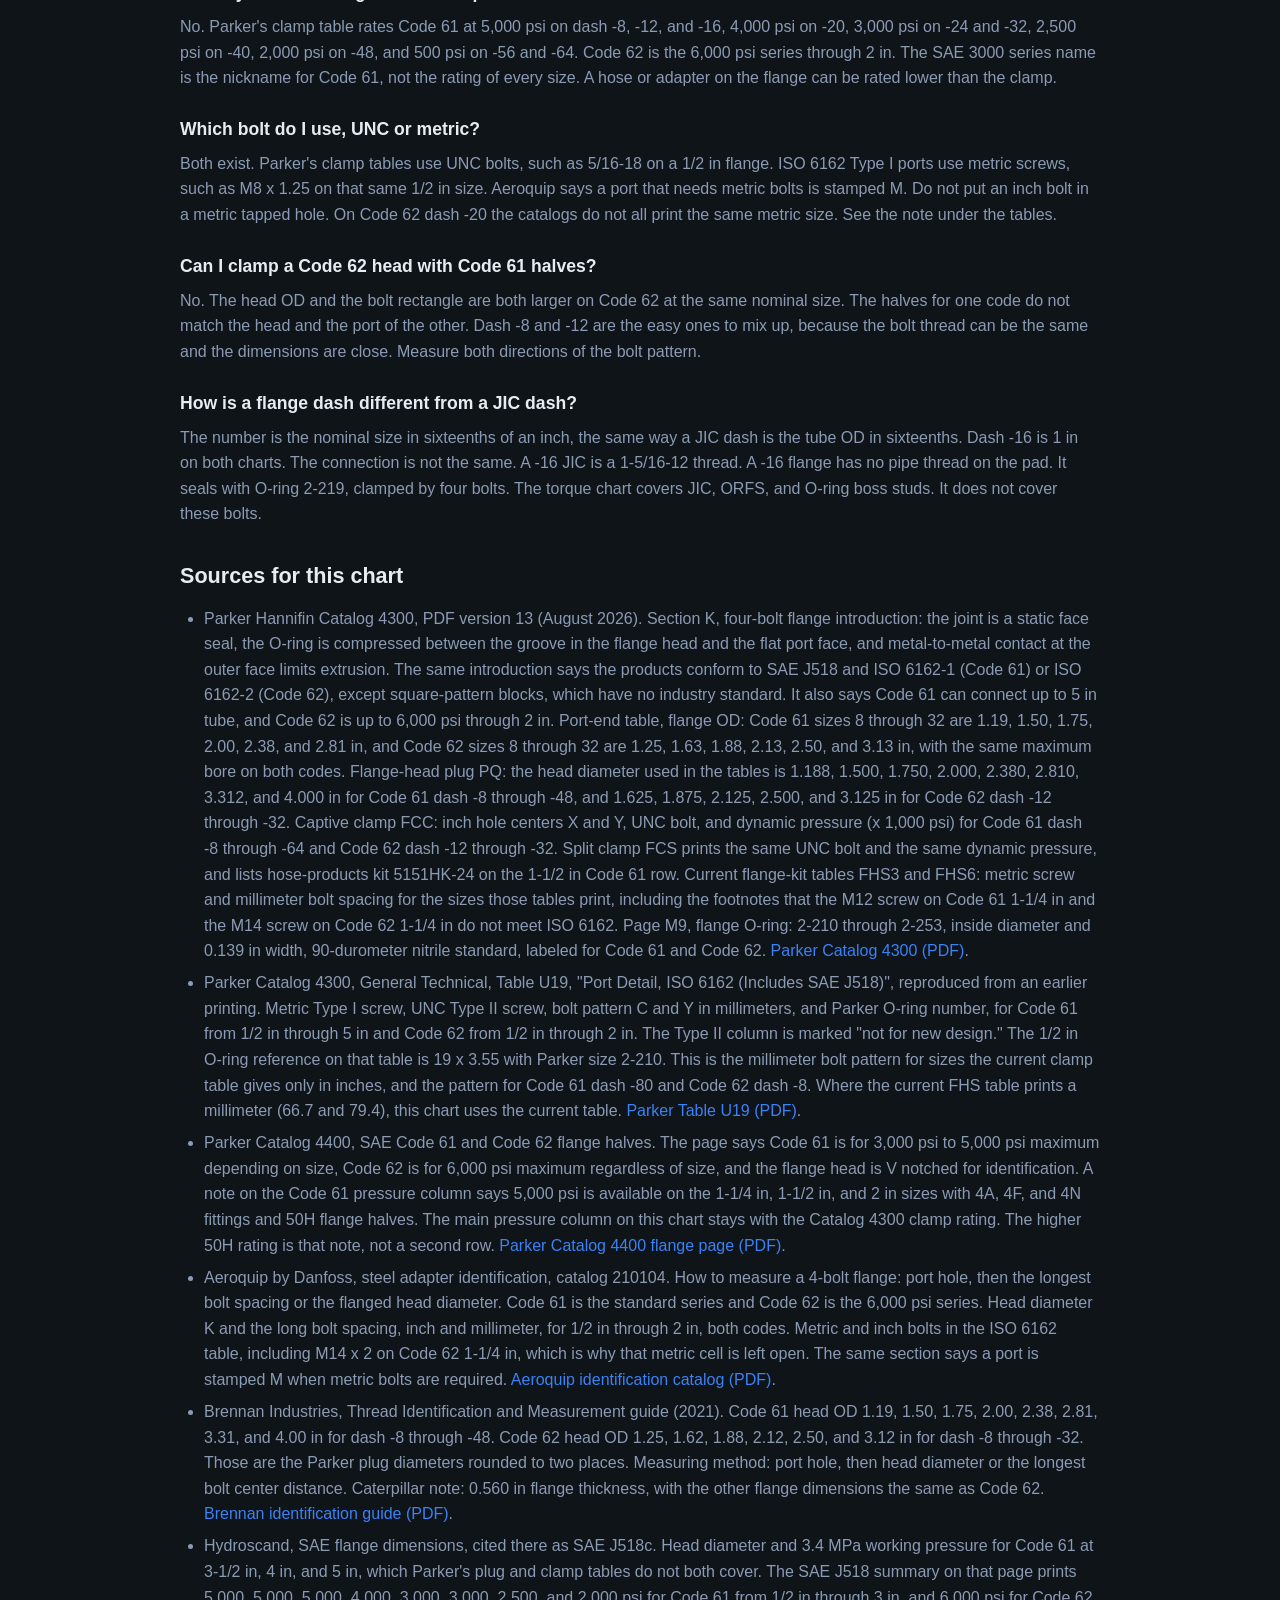
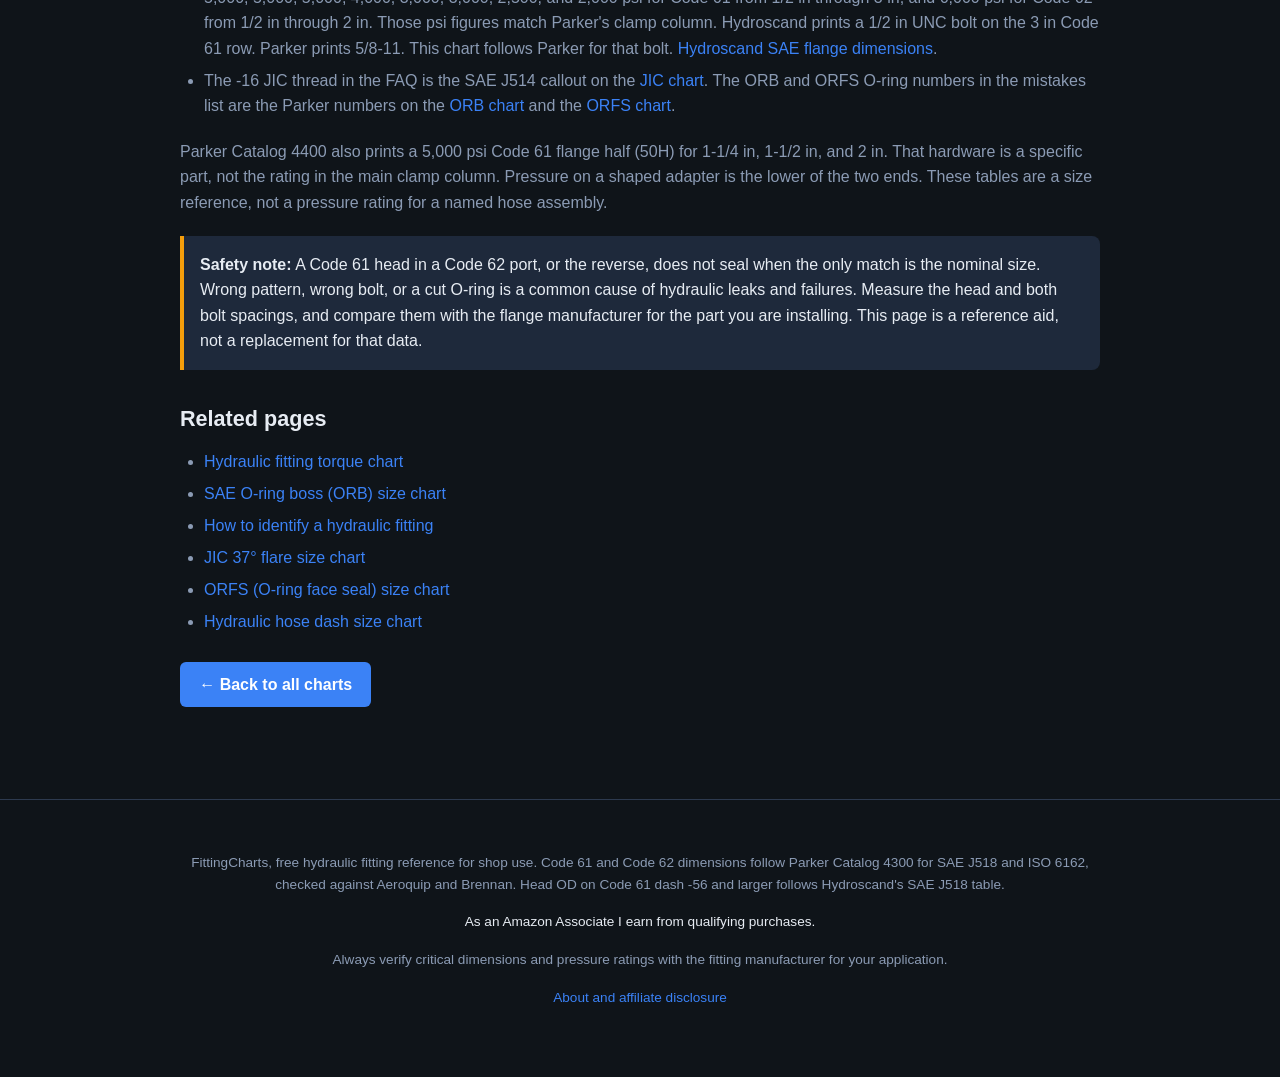
<file: sae-j518-code-61-62-flange-chart.html>
<!DOCTYPE html>
<html lang="en">
<head>
  <meta charset="UTF-8">
  <meta name="viewport" content="width=device-width, initial-scale=1">
  <title>SAE J518 Code 61 and Code 62 Flange Chart (ISO 6162) - FittingCharts</title>
  <meta name="description" content="SAE J518 / ISO 6162 4-bolt split flange chart for Code 61 and Code 62: flange head OD, bolt spacing, UNC and metric bolts, AS568 O-ring, and rated pressure.">
  <link rel="canonical" href="https://w-logistics.github.io/fitting-charts/sae-j518-code-61-62-flange-chart.html">
  <meta property="og:type" content="article">
  <meta property="og:site_name" content="FittingCharts">
  <meta property="og:title" content="SAE J518 Code 61 and Code 62 Flange Chart (ISO 6162) - FittingCharts">
  <meta property="og:description" content="SAE J518 / ISO 6162 4-bolt split flange chart for Code 61 and Code 62: flange head OD, bolt spacing, UNC and metric bolts, AS568 O-ring, and rated pressure.">
  <meta property="og:url" content="https://w-logistics.github.io/fitting-charts/sae-j518-code-61-62-flange-chart.html">
  <link rel="stylesheet" href="styles.css">
  <script type="application/ld+json">
  {
    "@context": "https://schema.org",
    "@graph": [
      {
        "@type": "TechArticle",
        "headline": "SAE J518 Code 61 and Code 62 Flange Chart (ISO 6162)",
        "description": "Four-bolt split flange sizes for SAE J518 Code 61 (ISO 6162-1) and Code 62 (ISO 6162-2): flange head OD, bolt spacing, UNC and metric bolt thread, Parker flange O-ring, and rated pressure.",
        "url": "https://w-logistics.github.io/fitting-charts/sae-j518-code-61-62-flange-chart.html",
        "mainEntityOfPage": "https://w-logistics.github.io/fitting-charts/sae-j518-code-61-62-flange-chart.html",
        "author": {
          "@type": "Organization",
          "name": "FittingCharts",
          "url": "https://w-logistics.github.io/fitting-charts/"
        },
        "publisher": {
          "@type": "Organization",
          "name": "FittingCharts",
          "url": "https://w-logistics.github.io/fitting-charts/"
        }
      },
      {
        "@type": "BreadcrumbList",
        "itemListElement": [
          {
            "@type": "ListItem",
            "position": 1,
            "name": "Home",
            "item": "https://w-logistics.github.io/fitting-charts/"
          },
          {
            "@type": "ListItem",
            "position": 2,
            "name": "SAE J518 flange chart",
            "item": "https://w-logistics.github.io/fitting-charts/sae-j518-code-61-62-flange-chart.html"
          }
        ]
      },
      {
        "@type": "FAQPage",
        "mainEntity": [
          {
            "@type": "Question",
            "name": "How do I tell Code 61 from Code 62?",
            "acceptedAnswer": {
              "@type": "Answer",
              "text": "Code 61 (ISO 6162-1) and Code 62 (ISO 6162-2) use the same nominal size and the same O-ring. They do not share a bolt pattern or a head diameter. On a 1 in flange, Code 61 bolt spacing is 2.062 in by 1.031 in (52.4 mm by 26.2 mm) and the head OD is 1.750 in. Code 62 is 2.250 in by 1.093 in (57.2 mm by 27.8 mm) and the head OD is 1.875 in. Parker Catalog 4400 says the Code 62 head is V notched. Measure the head or the bolt centers. A missing notch is not a measurement."
            }
          },
          {
            "@type": "Question",
            "name": "Do Code 61 and Code 62 use the same O-ring?",
            "acceptedAnswer": {
              "@type": "Answer",
              "text": "Yes, for the same dash. Parker's flange O-ring table lists one number for both codes: 2-210 on dash -8, 2-214 on -12, 2-219 on -16, and the same pattern through 2-253 on dash -80. The ring does not tell the codes apart. It is not an O-ring boss ring. Dash -8 ORB uses 3-908."
            }
          },
          {
            "@type": "Question",
            "name": "Is every Code 61 flange rated 3000 psi?",
            "acceptedAnswer": {
              "@type": "Answer",
              "text": "No. Parker's clamp table rates Code 61 at 5,000 psi on dash -8, -12, and -16, 4,000 psi on -20, 3,000 psi on -24 and -32, 2,500 psi on -40, 2,000 psi on -48, and 500 psi on -56 and -64. Code 62 is the 6,000 psi series through 2 in. The SAE 3000 series name is the nickname for Code 61, not the rating of every size. A hose or adapter on the flange can be rated lower than the clamp."
            }
          },
          {
            "@type": "Question",
            "name": "Which bolt do I use, UNC or metric?",
            "acceptedAnswer": {
              "@type": "Answer",
              "text": "Both exist. Parker's clamp tables use UNC bolts, such as 5/16-18 on a 1/2 in flange. ISO 6162 Type I ports use metric screws, such as M8 x 1.25 on that same 1/2 in size. Aeroquip says a port that needs metric bolts is stamped M. Do not put an inch bolt in a metric tapped hole. On Code 62 dash -20 the catalogs do not all print the same metric size. See the note under the tables."
            }
          },
          {
            "@type": "Question",
            "name": "Can I clamp a Code 62 head with Code 61 halves?",
            "acceptedAnswer": {
              "@type": "Answer",
              "text": "No. The head OD and the bolt rectangle are both larger on Code 62 at the same nominal size. The halves for one code do not match the head and the port of the other. Dash -8 and -12 are the easy ones to mix up, because the bolt thread can be the same and the dimensions are close. Measure both directions of the bolt pattern."
            }
          },
          {
            "@type": "Question",
            "name": "How is a flange dash different from a JIC dash?",
            "acceptedAnswer": {
              "@type": "Answer",
              "text": "The number is the nominal size in sixteenths of an inch, the same way a JIC dash is the tube OD in sixteenths. Dash -16 is 1 in on both charts. The connection is not the same. A -16 JIC is a 1-5/16-12 thread. A -16 flange has no pipe thread on the pad. It seals with O-ring 2-219, clamped by four bolts. The torque chart covers JIC, ORFS, and O-ring boss studs. It does not cover these bolts."
            }
          }
        ]
      }
    ]
  }
  </script>
</head>
<body>
  <header>
    <div class="container">
      <div class="logo">Fitting<span>Charts</span></div>
      <nav aria-label="Primary">
        <a href="index.html">Home</a>
        <a href="jic-fitting-size-chart.html">JIC Chart</a>
        <a href="orfs-fitting-size-chart.html">ORFS Chart</a>
        <a href="sae-o-ring-boss-orb-fitting-chart.html">ORB Chart</a>
        <a href="hydraulic-fitting-torque-chart.html">Torque Chart</a>
        <a href="npt-thread-size-chart.html">NPT Chart</a>
        <a href="bspp-bspt-thread-size-chart.html">BSP Chart</a>
        <a href="din-2353-24-degree-cone-fitting-chart.html">DIN Chart</a>
        <a href="hydraulic-hose-dash-size-chart.html">Hose Chart</a>
        <a href="hydraulic-tube-size-pressure-chart.html">Tube Chart</a>
        <a href="sae-j518-code-61-62-flange-chart.html" aria-current="page">Flange Chart</a>
        <a href="hydraulic-quick-coupler-size-chart.html">Coupler Chart</a>
        <a href="how-to-identify-hydraulic-fittings.html">ID Guide</a>
        <a href="disclosure.html">About</a>
      </nav>
    </div>
  </header>

  <main class="container">
    <nav class="breadcrumb" aria-label="Breadcrumb">
      <a href="index.html">Home</a>
      <span aria-hidden="true"> / </span>
      <span aria-current="page">SAE J518 flange chart</span>
    </nav>

    <h1>SAE J518 Code 61 and Code 62 Flange Chart</h1>
    <p class="lead">Four-bolt split flanges for SAE J518. Code 61 is the standard series, ISO 6162-1. Code 62 is the 6,000 psi series, ISO 6162-2. The pad is a flat face with an O-ring in the flange head, held by two clamp halves and four bolts. There is no pipe thread on the port.</p>

    <div class="note">
      <strong>Quick rule:</strong> Same nominal size, two patterns. A 1/2 in Code 61 head is 1.188 in across, with bolt centers 1.500 in by 0.688 in, and O-ring 2-210. A 1/2 in Code 62 head is 1.250 in across, with bolt centers 1.594 in by 0.717 in, and the same O-ring 2-210. The O-ring does not tell them apart. The head and the bolt rectangle do. If the part in your hand is a threaded fitting, use the <a href="how-to-identify-hydraulic-fittings.html">identification guide</a> instead of this page.
    </div>

    <h2>Related flange kits</h2>
    <div class="note">
      <strong>Affiliate disclosure:</strong> As an Amazon Associate I earn from qualifying purchases. Links in this section go to Amazon.
    </div>

    <div class="card">
      <h3>Parker Code 61 split flange kit, 1-1/2 in</h3>
      <p>Parker Fluid Connectors 5151HK-24. The listing title is an SAE Code 61 flange kit, 1-1/2 in. The listing says the material is steel with a Buna-Nitrile O-ring. In Parker Catalog 4300, hose-products number 5151HK-24 is the split-flange kit on the Code 61 clamp row for a 1.50 in flange. On this chart that is dash -24: head OD 2.380 in, bolts 1/2-13 UNC, O-ring 2-225.</p>
      <p>
        <a href="https://www.amazon.com/dp/B01GEQTFNG?tag=wlogistics-20" class="btn" target="_blank" rel="sponsored noopener">View on Amazon →</a>
      </p>
    </div>

    <div class="card">
      <h3>Dixon Code 62 split flange kit, 1 in</h3>
      <p>Dixon C6216-SFKIT. The listing title is a Code 62 hydraulic split flange kit, 1 in, forged carbon steel. The listing says it includes 2 split flange halves, 4 hex head screws and lock washers, and 1 Buna O-ring, and the thread type field says UN. On this chart a 1 in Code 62 flange is dash -16: head OD 1.875 in, bolts 7/16-14 UNC, O-ring 2-219.</p>
      <p>
        <a href="https://www.amazon.com/dp/B07JJKB8F2?tag=wlogistics-20" class="btn" target="_blank" rel="sponsored noopener">View on Amazon →</a>
      </p>
    </div>

    <div class="card">
      <h3>Titan Code 61 split flange kit, 1 in</h3>
      <p>Titan Fittings 61SF-KIT-16. The listing calls it a Code 61 split flange kit for a 1 in port, carbon steel. The listing says the kit includes 2 Code 61 steel split flange halves, 4 bolts it labels Grad 8, 1 Viton O-ring, and 4 steel washers. On this chart a 1 in Code 61 flange is dash -16: head OD 1.750 in, bolts 3/8-16 UNC, O-ring 2-219. The Code 62 head at that nominal size is 1.875 in, so the halves are not the same part.</p>
      <p>
        <a href="https://www.amazon.com/dp/B0CM1V1L7R?tag=wlogistics-20" class="btn" target="_blank" rel="sponsored noopener">View on Amazon →</a>
      </p>
    </div>

    <h2>Code 61 (ISO 6162-1)</h2>
    <p>Code 61 is the standard-pressure series. Parker Catalog 4400 describes it as 3,000 psi to 5,000 psi maximum, depending on size. The SAE 3000 name is the series nickname. It is not the rating on the small sizes. Dash -8, -12, and -16 are 5,000 psi in Parker's clamp table. The same Parker hose-catalog page notes that dash -20, -24, and -32 can be 5,000 psi with 4A, 4F, and 4N fittings and 50H flange halves. The table below uses the standard clamp rating.</p>
    <div class="table-wrap">
      <table>
        <caption>Code 61, ISO 6162-1. Head OD is Parker's flange-head plug through dash -48, and Hydroscand's SAE J518 table on -56, -64, and -80. Inch bolt spacing is Parker's captive-clamp hole centers, except dash -80, which is the Parker millimeter port figure divided by 25.4. Millimeter bolt spacing is Parker's ISO 6162 port table. Pressure is Parker's clamp dynamic rating, except 3.4 MPa on dash -80, which is Hydroscand.</caption>
        <thead>
          <tr>
            <th scope="col">Dash</th>
            <th scope="col">Nominal</th>
            <th scope="col">Head OD (in)</th>
            <th scope="col">Head OD (mm)</th>
            <th scope="col">Bolt spacing, long x short (in)</th>
            <th scope="col">Bolt spacing, long x short (mm)</th>
            <th scope="col">Inch bolt</th>
            <th scope="col">Metric bolt</th>
            <th scope="col">O-ring</th>
            <th scope="col">Rated pressure</th>
          </tr>
        </thead>
        <tbody>
          <tr><td>-8</td><td>1/2″</td><td>1.188</td><td>30.18</td><td>1.500 x 0.688</td><td>38.1 x 17.5</td><td>5/16-18 UNC</td><td>M8 x 1.25</td><td>2-210</td><td>5,000 psi</td></tr>
          <tr><td>-12</td><td>3/4″</td><td>1.500</td><td>38.10</td><td>1.875 x 0.875</td><td>47.6 x 22.3</td><td>3/8-16 UNC</td><td>M10 x 1.5</td><td>2-214</td><td>5,000 psi</td></tr>
          <tr><td>-16</td><td>1″</td><td>1.750</td><td>44.45</td><td>2.062 x 1.031</td><td>52.4 x 26.2</td><td>3/8-16 UNC</td><td>M10 x 1.5</td><td>2-219</td><td>5,000 psi</td></tr>
          <tr><td>-20</td><td>1-1/4″</td><td>2.000</td><td>50.80</td><td>2.312 x 1.188</td><td>58.7 x 30.2</td><td>7/16-14 UNC</td><td>M10 x 1.5</td><td>2-222</td><td>4,000 psi</td></tr>
          <tr><td>-24</td><td>1-1/2″</td><td>2.380</td><td>60.45</td><td>2.750 x 1.406</td><td>69.9 x 35.7</td><td>1/2-13 UNC</td><td>M12 x 1.75</td><td>2-225</td><td>3,000 psi</td></tr>
          <tr><td>-32</td><td>2″</td><td>2.810</td><td>71.37</td><td>3.062 x 1.688</td><td>77.8 x 42.9</td><td>1/2-13 UNC</td><td>M12 x 1.75</td><td>2-228</td><td>3,000 psi</td></tr>
          <tr><td>-40</td><td>2-1/2″</td><td>3.312</td><td>84.12</td><td>3.500 x 2.000</td><td>88.9 x 50.8</td><td>1/2-13 UNC</td><td>M12 x 1.75</td><td>2-232</td><td>2,500 psi</td></tr>
          <tr><td>-48</td><td>3″</td><td>4.000</td><td>101.60</td><td>4.188 x 2.438</td><td>106.4 x 61.9</td><td>5/8-11 UNC</td><td>M16 x 2</td><td>2-237</td><td>2,000 psi</td></tr>
          <tr><td>-56</td><td>3-1/2″</td><td>4.500</td><td>114.30</td><td>4.750 x 2.750</td><td>120.7 x 69.9</td><td>5/8-11 UNC</td><td>M16 x 2</td><td>2-241</td><td>500 psi</td></tr>
          <tr><td>-64</td><td>4″</td><td>5.000</td><td>127.00</td><td>5.125 x 3.062</td><td>130.2 x 77.8</td><td>5/8-11 UNC</td><td>M16 x 2</td><td>2-245</td><td>500 psi</td></tr>
          <tr><td>-80</td><td>5″</td><td>6.000</td><td>152.40</td><td>6.000 x 3.626</td><td>152.4 x 92.1</td><td>5/8-11 UNC</td><td>M16 x 2</td><td>2-253</td><td>3.4 MPa</td></tr>
        </tbody>
      </table>
    </div>
    <p>The dash is the nominal size in sixteenths of an inch. Dash -8 is 8/16 in, which is 1/2 in. Dash -16 is 1 in. That is the same inch a <a href="jic-fitting-size-chart.html">JIC</a> dash uses for tube OD, and it is not a thread. Parker's port table lists the same maximum bore for both codes: 0.50 in on -8, 0.75 in on -12, 1.00 in on -16, 1.25 in on -20, 1.50 in on -24, and 2.00 in on -32. The bore does not separate Code 61 from Code 62.</p>
    <p>Head OD in millimeters, through dash -48, is the inch figure times 25.4, rounded to two decimal places. A remainder of 5 in the next digit is rounded up. Aeroquip prints the same millimeters on 1/2 in through 1-1/4 in (30.18, 38.10, 44.45, 50.80). On 1-1/2 in Aeroquip prints 60.33 mm for a head it lists as 2.38 in. This table uses Parker's plug diameter, 2.380 in, which converts to 60.45 mm. On 2 in Aeroquip prints 71.42 mm and 2.81 in. Parker's plug prints 2.810 in, which converts to 71.37 mm. On 2-1/2 in and 3 in, Hydroscand's SAE J518 diameters are 84.12 mm and 101.60 mm, the same conversions as Parker's 3.312 in and 4.000 in plugs.</p>
    <p>Dash -56, -64, and -80 head diameters are Hydroscand's SAE J518 table: 114.30 mm, 127.00 mm, and 152.40 mm. Divided by 25.4 those are 4.500 in, 5.000 in, and 6.000 in. Parker's flange-head plug table stops at 3 in, so those three heads are not copied from Parker.</p>
    <p>Inch bolt spacing is the X and Y columns on Parker's captive clamp, short by long, written here as long by short. The millimeter pair is column C by column Y in Parker's ISO 6162 port table. The two roundings are the same pattern. 1.500 in is 38.10 mm, and the port table prints 38.1. Dash -80 is not in the inch clamp table. 152.4 mm / 25.4 is 6.000 in, and 92.1 mm / 25.4 is 3.626 in. Hydroscand prints 152.40 mm by 92.08 mm for that size.</p>

    <h2>Code 62 (ISO 6162-2)</h2>
    <p>Code 62 is the high-pressure series. Parker Catalog 4400 says it is for 6,000 psi maximum, regardless of size, and that the flange head is V notched for identification. Parker Catalog 4300 says the pattern has up to 6,000 psi capability through 2 in, Code 62 only. Code 62 in these catalogs stops at 2 in. Larger sizes on the previous table are Code 61.</p>
    <div class="table-wrap">
      <table>
        <caption>Code 62, ISO 6162-2, dash -8 through -32. Head OD is Parker's port-end table on dash -8 (1.25 in) and Parker's flange-head plug on the other sizes. Inch bolt spacing is Parker's captive clamp, except dash -8, which is the Parker millimeter port figure divided by 25.4. The metric cell on dash -20 is blank because the catalogs do not agree. See the note under the table.</caption>
        <thead>
          <tr>
            <th scope="col">Dash</th>
            <th scope="col">Nominal</th>
            <th scope="col">Head OD (in)</th>
            <th scope="col">Head OD (mm)</th>
            <th scope="col">Bolt spacing, long x short (in)</th>
            <th scope="col">Bolt spacing, long x short (mm)</th>
            <th scope="col">Inch bolt</th>
            <th scope="col">Metric bolt</th>
            <th scope="col">O-ring</th>
            <th scope="col">Rated pressure</th>
          </tr>
        </thead>
        <tbody>
          <tr><td>-8</td><td>1/2″</td><td>1.250</td><td>31.75</td><td>1.594 x 0.717</td><td>40.5 x 18.2</td><td>5/16-18 UNC</td><td>M8 x 1.25</td><td>2-210</td><td>6,000 psi</td></tr>
          <tr><td>-12</td><td>3/4″</td><td>1.625</td><td>41.28</td><td>2.000 x 0.938</td><td>50.8 x 23.8</td><td>3/8-16 UNC</td><td>M10 x 1.5</td><td>2-214</td><td>6,000 psi</td></tr>
          <tr><td>-16</td><td>1″</td><td>1.875</td><td>47.63</td><td>2.250 x 1.093</td><td>57.2 x 27.8</td><td>7/16-14 UNC</td><td>M12 x 1.75</td><td>2-219</td><td>6,000 psi</td></tr>
          <tr><td>-20</td><td>1-1/4″</td><td>2.125</td><td>53.98</td><td>2.625 x 1.250</td><td>66.7 x 31.8</td><td>1/2-13 UNC</td><td>see note</td><td>2-222</td><td>6,000 psi</td></tr>
          <tr><td>-24</td><td>1-1/2″</td><td>2.500</td><td>63.50</td><td>3.125 x 1.437</td><td>79.4 x 36.5</td><td>5/8-11 UNC</td><td>M16 x 2</td><td>2-225</td><td>6,000 psi</td></tr>
          <tr><td>-32</td><td>2″</td><td>3.125</td><td>79.38</td><td>3.812 x 1.750</td><td>96.8 x 44.5</td><td>3/4-10 UNC</td><td>M20 x 2.5</td><td>2-228</td><td>6,000 psi</td></tr>
        </tbody>
      </table>
    </div>
    <p>Head OD in millimeters is the inch figure times 25.4, rounded to two decimal places. Aeroquip prints those millimeters for every Code 62 size in this table: 31.75, 41.28, 47.63, 53.98, 63.50, and 79.38. Aeroquip's inch column is rounded (1.63 in where Parker prints 1.625 in, 3.12 in or 3-1/8 where Parker prints 3.125 in).</p>
    <p>Dash -8 is not in Parker's inch clamp table. The port table prints 40.5 mm by 18.2 mm. Divided by 25.4, that is 1.594 in by 0.717 in. Aeroquip prints the long center distance as 1-19/32 in (1.59 in). The 6,000 psi figure on that row is the series rating. Parker's clamp table starts Code 62 at 3/4 in, so there is no 1/2 in clamp cell to copy. Catalog 4400 says 6,000 psi maximum regardless of size. Catalog 4300 says up to 6,000 psi through 2 in for Code 62. Hydroscand's SAE J518 summary prints 6,000 psi, and 41.4 MPa, on the 1/2 in Code 62 row.</p>
    <p>Millimeter spacing on dash -20 and -24 is the current Catalog 4300 flange-kit table (66.7 mm and 79.4 mm). An older Parker port table prints 66.6 mm and 79.3 mm for those two long dimensions. The inch clamp figures, 2.625 in and 3.125 in, convert to 66.68 mm and 79.38 mm.</p>
    <p><strong>Metric bolt on Code 62 dash -20:</strong> Parker's older ISO 6162 port table prints M12 x 1.75. Aeroquip's identification guide prints M14 x 2. Parker's current flange-kit table uses an M14 screw on that size and marks it as not meeting ISO 6162. Hydroscand prints M14. Those sources do not agree, so this chart does not pick one callout. Read the screw that is in the port. The inch bolt on that size is 1/2-13 UNC in Parker's clamp table, and the sources above agree on that inch thread.</p>
    <p>On Code 61 dash -20 the metric screw in the ISO port table, and in Aeroquip, is M10 x 1.5. Parker's current flange-kit table uses M12 on that size and marks it as not meeting ISO 6162. The cell in the Code 61 table is the ISO port callout, M10 x 1.5. Match the kit to the port, not the other way around.</p>

    <h2>Same size, two patterns</h2>
    <div class="table-wrap">
      <table>
        <caption>Four sizes where the codes get mixed up. Spacing is long by short, in inches. Bolts are the UNC thread. The O-ring number is the same in both columns.</caption>
        <thead>
          <tr>
            <th scope="col">Dash</th>
            <th scope="col">Code 61 head (in)</th>
            <th scope="col">Code 62 head (in)</th>
            <th scope="col">Code 61 spacing (in)</th>
            <th scope="col">Code 62 spacing (in)</th>
            <th scope="col">Code 61 bolt</th>
            <th scope="col">Code 62 bolt</th>
          </tr>
        </thead>
        <tbody>
          <tr><td>-8</td><td>1.188</td><td>1.250</td><td>1.500 x 0.688</td><td>1.594 x 0.717</td><td>5/16-18</td><td>5/16-18</td></tr>
          <tr><td>-12</td><td>1.500</td><td>1.625</td><td>1.875 x 0.875</td><td>2.000 x 0.938</td><td>3/8-16</td><td>3/8-16</td></tr>
          <tr><td>-16</td><td>1.750</td><td>1.875</td><td>2.062 x 1.031</td><td>2.250 x 1.093</td><td>3/8-16</td><td>7/16-14</td></tr>
          <tr><td>-32</td><td>2.810</td><td>3.125</td><td>3.062 x 1.688</td><td>3.812 x 1.750</td><td>1/2-13</td><td>3/4-10</td></tr>
        </tbody>
      </table>
    </div>
    <p>From 1 in upward, Code 62 also steps up to a larger UNC bolt. On 1/2 in and 3/4 in the bolt thread is the same, and the head and the bolt rectangle are only a little larger. Measure both. A difference of about 0.06 in on a 1/2 in head is the whole gap between the codes.</p>

    <h2>Flange O-ring sizes</h2>
    <p>Parker lists one O-ring for both codes at each dash. The number is Parker's 2-2xx flange O-ring, which is the AS568 dash of the same number. Inside diameter and width are the nominals in Parker's current O-ring table. The standard compound on that page is 90-durometer nitrile. These are not the <a href="sae-o-ring-boss-orb-fitting-chart.html">O-ring boss</a> rings (3-908 on dash -8) and they are not the <a href="orfs-fitting-size-chart.html">ORFS</a> face-seal rings (2-014 on dash -8).</p>
    <div class="table-wrap">
      <table>
        <caption>Parker flange O-ring for Code 61 and Code 62. The same dash uses the same ring on both codes.</caption>
        <thead>
          <tr>
            <th scope="col">Dash</th>
            <th scope="col">Nominal</th>
            <th scope="col">Parker / AS568</th>
            <th scope="col">I.D. (in)</th>
            <th scope="col">Width (in)</th>
          </tr>
        </thead>
        <tbody>
          <tr><td>-8</td><td>1/2″</td><td>2-210</td><td>0.734</td><td>0.139</td></tr>
          <tr><td>-12</td><td>3/4″</td><td>2-214</td><td>0.984</td><td>0.139</td></tr>
          <tr><td>-16</td><td>1″</td><td>2-219</td><td>1.296</td><td>0.139</td></tr>
          <tr><td>-20</td><td>1-1/4″</td><td>2-222</td><td>1.484</td><td>0.139</td></tr>
          <tr><td>-24</td><td>1-1/2″</td><td>2-225</td><td>1.859</td><td>0.139</td></tr>
          <tr><td>-32</td><td>2″</td><td>2-228</td><td>2.234</td><td>0.139</td></tr>
          <tr><td>-40</td><td>2-1/2″</td><td>2-232</td><td>2.734</td><td>0.139</td></tr>
          <tr><td>-48</td><td>3″</td><td>2-237</td><td>3.359</td><td>0.139</td></tr>
          <tr><td>-56</td><td>3-1/2″</td><td>2-241</td><td>3.859</td><td>0.139</td></tr>
          <tr><td>-64</td><td>4″</td><td>2-245</td><td>4.359</td><td>0.139</td></tr>
          <tr><td>-80</td><td>5″</td><td>2-253</td><td>5.359</td><td>0.139</td></tr>
        </tbody>
      </table>
    </div>
    <p>An older Parker port table also prints a rounded ISO 3601-1 reference next to the same O-ring number. On 1/2 in that reference is 19 mm by 3.55 mm. The current O-ring table prints 0.734 in by 0.139 in. This chart uses the current table. Width is 0.139 in on every dash in that table.</p>

    <h2>How to tell Code 61 from Code 62</h2>
    <p>The nominal size can match and the parts still will not assemble. Code 62 uses a larger head and a larger bolt rectangle so the joint can be rated 6,000 psi. Code 61 uses the smaller pattern, and the pressure rating falls as the size goes up.</p>
    <ol>
      <li><strong>Measure the head OD</strong> across the round disk the clamp sits on. On a 1 in flange, 1.750 in is Code 61 and 1.875 in is Code 62.</li>
      <li><strong>Measure both bolt spacings</strong>, center to center, the long way and the short way. One direction is not enough. On 3/4 in the long spacing is 1.875 in for Code 61 and 2.000 in for Code 62.</li>
      <li><strong>Read the bolt</strong> from 1 in upward. A 1 in Code 61 bolt is 3/8-16. A 1 in Code 62 bolt is 7/16-14. On 1/2 in and 3/4 in the thread is the same, so the thread will not separate them.</li>
      <li><strong>Look for a V notch</strong> on the head. Parker Catalog 4400 says the Code 62 head is V notched for identification. Treat a notch as a hint. A head without a notch still has to be measured.</li>
      <li><strong>Do not use the O-ring</strong> as the test. Both codes use 2-219 on a 1 in flange.</li>
    </ol>
    <p>Brennan describes Caterpillar split flanges as Code 62 dimensions with a flange thickness of 0.560 in. Thickness is not the code. A thicker head on a Code 62 bolt pattern is still the Code 62 pattern. This chart does not list Caterpillar thickness as a separate row.</p>

    <h2>How to measure a flange</h2>
    <p>Aeroquip's measuring order is the port hole, then the longest bolt-hole spacing from center to center, or the flanged head diameter. Brennan says the same thing: port hole, then head diameter or the longest bolt center distance. Use a caliper.</p>
    <ol>
      <li><strong>Port hole.</strong> Measure the open bore. It should be near the nominal size (about 0.50 in on a 1/2 in flange, about 1.00 in on a 1 in flange). Parker prints the same maximum bore for both codes. The hole tells you the nominal size. It does not tell you the code.</li>
      <li><strong>Head OD.</strong> Measure the round head, not the clamp and not the hose. The clamp is larger than the head. The head is the disk with the O-ring groove in the face.</li>
      <li><strong>Bolt pattern.</strong> Measure center to center on the long side of the rectangle, then center to center on the short side. Four holes on a rectangle are this chart. Four holes on a square are a different pattern. Parker says there is no industry standard for its square-pattern block flanges.</li>
      <li><strong>Bolt thread.</strong> Use a pitch gauge. UNC is threads per inch (5/16-18 means 18 threads per inch). Metric pitch is the distance between threads in millimeters (M10 x 1.5 means 1.5 mm from crest to crest). Aeroquip says a port that takes metric bolts is stamped with an M.</li>
      <li><strong>Match two dimensions.</strong> Head OD and both bolt spacings should land on the same row. If the head says Code 62 and the bolts say Code 61, stop and measure again before you order halves.</li>
    </ol>
    <p>Bolt length is not in the tables. Parker prints a length with each clamp, and that length follows the clamp thickness. A 1/2 in Code 61 clamp in the captive-clamp table uses 5/16-18 x 1.25. Use the length for the clamp you are installing. The thread size is what this chart is for.</p>

    <h2>Common mistakes</h2>
    <ul>
      <li><strong>Reading every Code 61 as 3,000 psi.</strong> Dash -8, -12, and -16 are 5,000 psi in Parker's clamp table. Dash -56 and -64 are 500 psi. The nickname is not the cell.</li>
      <li><strong>Mixing halves across codes.</strong> A Code 61 clamp will not sit on a Code 62 head of the same nominal size. The bolt holes will not line up with the port.</li>
      <li><strong>Ordering the O-ring to pick the code.</strong> The number is shared. Order 2-219 for a 1 in flange of either code, then pick the halves from the head and the bolt pattern.</li>
      <li><strong>Using an ORB ring or an ORFS ring.</strong> Dash -16 ORB is 3-916. Dash -16 ORFS is 2-021. Dash -16 flange is 2-219. The <a href="sae-o-ring-boss-orb-fitting-chart.html">ORB chart</a> and the <a href="orfs-fitting-size-chart.html">ORFS chart</a> list those other rings.</li>
      <li><strong>Putting an inch bolt in a metric port.</strong> The UNC column and the metric column are two versions of the joint, not two bolts in the same hole. An older Parker port table marks the inch screws "not for new design." Ports already in service still use them. Follow the stamp and the tapped hole.</li>
      <li><strong>Taking flange-kit pressure as the hose rating.</strong> The pressure column is the clamp. A hose end on that flange can be rated lower. Read the hose layline and the hose maker's catalog. The <a href="hydraulic-hose-dash-size-chart.html">hose chart</a> is the dash of the hose bore, which is a different measurement from this head.</li>
      <li><strong>Looking up bolt torque on the fitting torque chart.</strong> The <a href="hydraulic-fitting-torque-chart.html">torque chart</a> is JIC, ORFS, and SAE O-ring boss. It does not list these four bolts. Use the flange maker's torque for the bolt grade and size.</li>
    </ul>

    <h2>FAQ</h2>
    <h3>How do I tell Code 61 from Code 62?</h3>
    <p>Code 61 (ISO 6162-1) and Code 62 (ISO 6162-2) use the same nominal size and the same O-ring. They do not share a bolt pattern or a head diameter. On a 1 in flange, Code 61 bolt spacing is 2.062 in by 1.031 in (52.4 mm by 26.2 mm) and the head OD is 1.750 in. Code 62 is 2.250 in by 1.093 in (57.2 mm by 27.8 mm) and the head OD is 1.875 in. Parker Catalog 4400 says the Code 62 head is V notched. Measure the head or the bolt centers. A missing notch is not a measurement.</p>

    <h3>Do Code 61 and Code 62 use the same O-ring?</h3>
    <p>Yes, for the same dash. Parker's flange O-ring table lists one number for both codes: 2-210 on dash -8, 2-214 on -12, 2-219 on -16, and the same pattern through 2-253 on dash -80. The ring does not tell the codes apart. It is not an O-ring boss ring. Dash -8 ORB uses 3-908.</p>

    <h3>Is every Code 61 flange rated 3000 psi?</h3>
    <p>No. Parker's clamp table rates Code 61 at 5,000 psi on dash -8, -12, and -16, 4,000 psi on -20, 3,000 psi on -24 and -32, 2,500 psi on -40, 2,000 psi on -48, and 500 psi on -56 and -64. Code 62 is the 6,000 psi series through 2 in. The SAE 3000 series name is the nickname for Code 61, not the rating of every size. A hose or adapter on the flange can be rated lower than the clamp.</p>

    <h3>Which bolt do I use, UNC or metric?</h3>
    <p>Both exist. Parker's clamp tables use UNC bolts, such as 5/16-18 on a 1/2 in flange. ISO 6162 Type I ports use metric screws, such as M8 x 1.25 on that same 1/2 in size. Aeroquip says a port that needs metric bolts is stamped M. Do not put an inch bolt in a metric tapped hole. On Code 62 dash -20 the catalogs do not all print the same metric size. See the note under the tables.</p>

    <h3>Can I clamp a Code 62 head with Code 61 halves?</h3>
    <p>No. The head OD and the bolt rectangle are both larger on Code 62 at the same nominal size. The halves for one code do not match the head and the port of the other. Dash -8 and -12 are the easy ones to mix up, because the bolt thread can be the same and the dimensions are close. Measure both directions of the bolt pattern.</p>

    <h3>How is a flange dash different from a JIC dash?</h3>
    <p>The number is the nominal size in sixteenths of an inch, the same way a JIC dash is the tube OD in sixteenths. Dash -16 is 1 in on both charts. The connection is not the same. A -16 JIC is a 1-5/16-12 thread. A -16 flange has no pipe thread on the pad. It seals with O-ring 2-219, clamped by four bolts. The torque chart covers JIC, ORFS, and O-ring boss studs. It does not cover these bolts.</p>

    <h2>Sources for this chart</h2>
    <ul>
      <li>Parker Hannifin Catalog 4300, PDF version 13 (August 2026). Section K, four-bolt flange introduction: the joint is a static face seal, the O-ring is compressed between the groove in the flange head and the flat port face, and metal-to-metal contact at the outer face limits extrusion. The same introduction says the products conform to SAE J518 and ISO 6162-1 (Code 61) or ISO 6162-2 (Code 62), except square-pattern blocks, which have no industry standard. It also says Code 61 can connect up to 5 in tube, and Code 62 is up to 6,000 psi through 2 in. Port-end table, flange OD: Code 61 sizes 8 through 32 are 1.19, 1.50, 1.75, 2.00, 2.38, and 2.81 in, and Code 62 sizes 8 through 32 are 1.25, 1.63, 1.88, 2.13, 2.50, and 3.13 in, with the same maximum bore on both codes. Flange-head plug PQ: the head diameter used in the tables is 1.188, 1.500, 1.750, 2.000, 2.380, 2.810, 3.312, and 4.000 in for Code 61 dash -8 through -48, and 1.625, 1.875, 2.125, 2.500, and 3.125 in for Code 62 dash -12 through -32. Captive clamp FCC: inch hole centers X and Y, UNC bolt, and dynamic pressure (x 1,000 psi) for Code 61 dash -8 through -64 and Code 62 dash -12 through -32. Split clamp FCS prints the same UNC bolt and the same dynamic pressure, and lists hose-products kit 5151HK-24 on the 1-1/2 in Code 61 row. Current flange-kit tables FHS3 and FHS6: metric screw and millimeter bolt spacing for the sizes those tables print, including the footnotes that the M12 screw on Code 61 1-1/4 in and the M14 screw on Code 62 1-1/4 in do not meet ISO 6162. Page M9, flange O-ring: 2-210 through 2-253, inside diameter and 0.139 in width, 90-durometer nitrile standard, labeled for Code 61 and Code 62. <a href="https://www.parker.com/content/dam/Parker-com/Literature/Tube-Fittings-Division/4300_Catalog_Cover.pdf">Parker Catalog 4300 (PDF)</a>.</li>
      <li>Parker Catalog 4300, General Technical, Table U19, "Port Detail, ISO 6162 (Includes SAE J518)", reproduced from an earlier printing. Metric Type I screw, UNC Type II screw, bolt pattern C and Y in millimeters, and Parker O-ring number, for Code 61 from 1/2 in through 5 in and Code 62 from 1/2 in through 2 in. The Type II column is marked "not for new design." The 1/2 in O-ring reference on that table is 19 x 3.55 with Parker size 2-210. This is the millimeter bolt pattern for sizes the current clamp table gives only in inches, and the pattern for Code 61 dash -80 and Code 62 dash -8. Where the current FHS table prints a millimeter (66.7 and 79.4), this chart uses the current table. <a href="https://www.goodyearrubberproducts.com/files/Parker/ParkerTubeCatalog4300/Parker%20Tube%20Catalog%204300examin1.Page479.pdf">Parker Table U19 (PDF)</a>.</li>
      <li>Parker Catalog 4400, SAE Code 61 and Code 62 flange halves. The page says Code 61 is for 3,000 psi to 5,000 psi maximum depending on size, Code 62 is for 6,000 psi maximum regardless of size, and the flange head is V notched for identification. A note on the Code 61 pressure column says 5,000 psi is available on the 1-1/4 in, 1-1/2 in, and 2 in sizes with 4A, 4F, and 4N fittings and 50H flange halves. The main pressure column on this chart stays with the Catalog 4300 clamp rating. The higher 50H rating is that note, not a second row. <a href="https://goodyearrubberproducts.com/files/Parker/ParkerHydHoseCatalog4400/ParkerHydHoseCatalog44001.Page255.pdf">Parker Catalog 4400 flange page (PDF)</a>.</li>
      <li>Aeroquip by Danfoss, steel adapter identification, catalog 210104. How to measure a 4-bolt flange: port hole, then the longest bolt spacing or the flanged head diameter. Code 61 is the standard series and Code 62 is the 6,000 psi series. Head diameter K and the long bolt spacing, inch and millimeter, for 1/2 in through 2 in, both codes. Metric and inch bolts in the ISO 6162 table, including M14 x 2 on Code 62 1-1/4 in, which is why that metric cell is left open. The same section says a port is stamped M when metric bolts are required. <a href="https://assets.hydraulic-supply.com/772/ITEM/DOC/Aeroquip_by_Danfoss_210104_7S_Catalog_2.pdf">Aeroquip identification catalog (PDF)</a>.</li>
      <li>Brennan Industries, Thread Identification and Measurement guide (2021). Code 61 head OD 1.19, 1.50, 1.75, 2.00, 2.38, 2.81, 3.31, and 4.00 in for dash -8 through -48. Code 62 head OD 1.25, 1.62, 1.88, 2.12, 2.50, and 3.12 in for dash -8 through -32. Those are the Parker plug diameters rounded to two places. Measuring method: port hole, then head diameter or the longest bolt center distance. Caterpillar note: 0.560 in flange thickness, with the other flange dimensions the same as Code 62. <a href="https://brennaninc.com/content/pdf/UPDATED%20CATALOGS/Thread%20Identification%20%26%20Measurement%20Guide.pdf">Brennan identification guide (PDF)</a>.</li>
      <li>Hydroscand, SAE flange dimensions, cited there as SAE J518c. Head diameter and 3.4 MPa working pressure for Code 61 at 3-1/2 in, 4 in, and 5 in, which Parker's plug and clamp tables do not both cover. The SAE J518 summary on that page prints 5,000, 5,000, 5,000, 4,000, 3,000, 3,000, 2,500, and 2,000 psi for Code 61 from 1/2 in through 3 in, and 6,000 psi for Code 62 from 1/2 in through 2 in. Those psi figures match Parker's clamp column. Hydroscand prints a 1/2 in UNC bolt on the 3 in Code 61 row. Parker prints 5/8-11. This chart follows Parker for that bolt. <a href="https://hydroscand.no/en-us/guides/sae-flange-dimension">Hydroscand SAE flange dimensions</a>.</li>
      <li>The -16 JIC thread in the FAQ is the SAE J514 callout on the <a href="jic-fitting-size-chart.html">JIC chart</a>. The ORB and ORFS O-ring numbers in the mistakes list are the Parker numbers on the <a href="sae-o-ring-boss-orb-fitting-chart.html">ORB chart</a> and the <a href="orfs-fitting-size-chart.html">ORFS chart</a>.</li>
    </ul>
    <p>Parker Catalog 4400 also prints a 5,000 psi Code 61 flange half (50H) for 1-1/4 in, 1-1/2 in, and 2 in. That hardware is a specific part, not the rating in the main clamp column. Pressure on a shaped adapter is the lower of the two ends. These tables are a size reference, not a pressure rating for a named hose assembly.</p>

    <div class="note warning">
      <strong>Safety note:</strong> A Code 61 head in a Code 62 port, or the reverse, does not seal when the only match is the nominal size. Wrong pattern, wrong bolt, or a cut O-ring is a common cause of hydraulic leaks and failures. Measure the head and both bolt spacings, and compare them with the flange manufacturer for the part you are installing. This page is a reference aid, not a replacement for that data.
    </div>

    <h2>Related pages</h2>
    <ul>
      <li><a href="hydraulic-fitting-torque-chart.html">Hydraulic fitting torque chart</a></li>
      <li><a href="sae-o-ring-boss-orb-fitting-chart.html">SAE O-ring boss (ORB) size chart</a></li>
      <li><a href="how-to-identify-hydraulic-fittings.html">How to identify a hydraulic fitting</a></li>
      <li><a href="jic-fitting-size-chart.html">JIC 37° flare size chart</a></li>
      <li><a href="orfs-fitting-size-chart.html">ORFS (O-ring face seal) size chart</a></li>
      <li><a href="hydraulic-hose-dash-size-chart.html">Hydraulic hose dash size chart</a></li>
    </ul>

    <p>
      <a href="index.html" class="btn">← Back to all charts</a>
    </p>
  </main>

  <footer>
    <div class="container">
      <p>FittingCharts, free hydraulic fitting reference for shop use. Code 61 and Code 62 dimensions follow Parker Catalog 4300 for SAE J518 and ISO 6162, checked against Aeroquip and Brennan. Head OD on Code 61 dash -56 and larger follows Hydroscand's SAE J518 table.</p>
      <p class="affiliate-disclosure">As an Amazon Associate I earn from qualifying purchases.</p>
      <p>Always verify critical dimensions and pressure ratings with the fitting manufacturer for your application.</p>
      <p><a href="disclosure.html">About and affiliate disclosure</a></p>
    </div>
  </footer>
  <script data-goatcounter="https://fittingcharts.goatcounter.com/count" async src="//gc.zgo.at/count.js"></script>
</body>
</html>
</file>
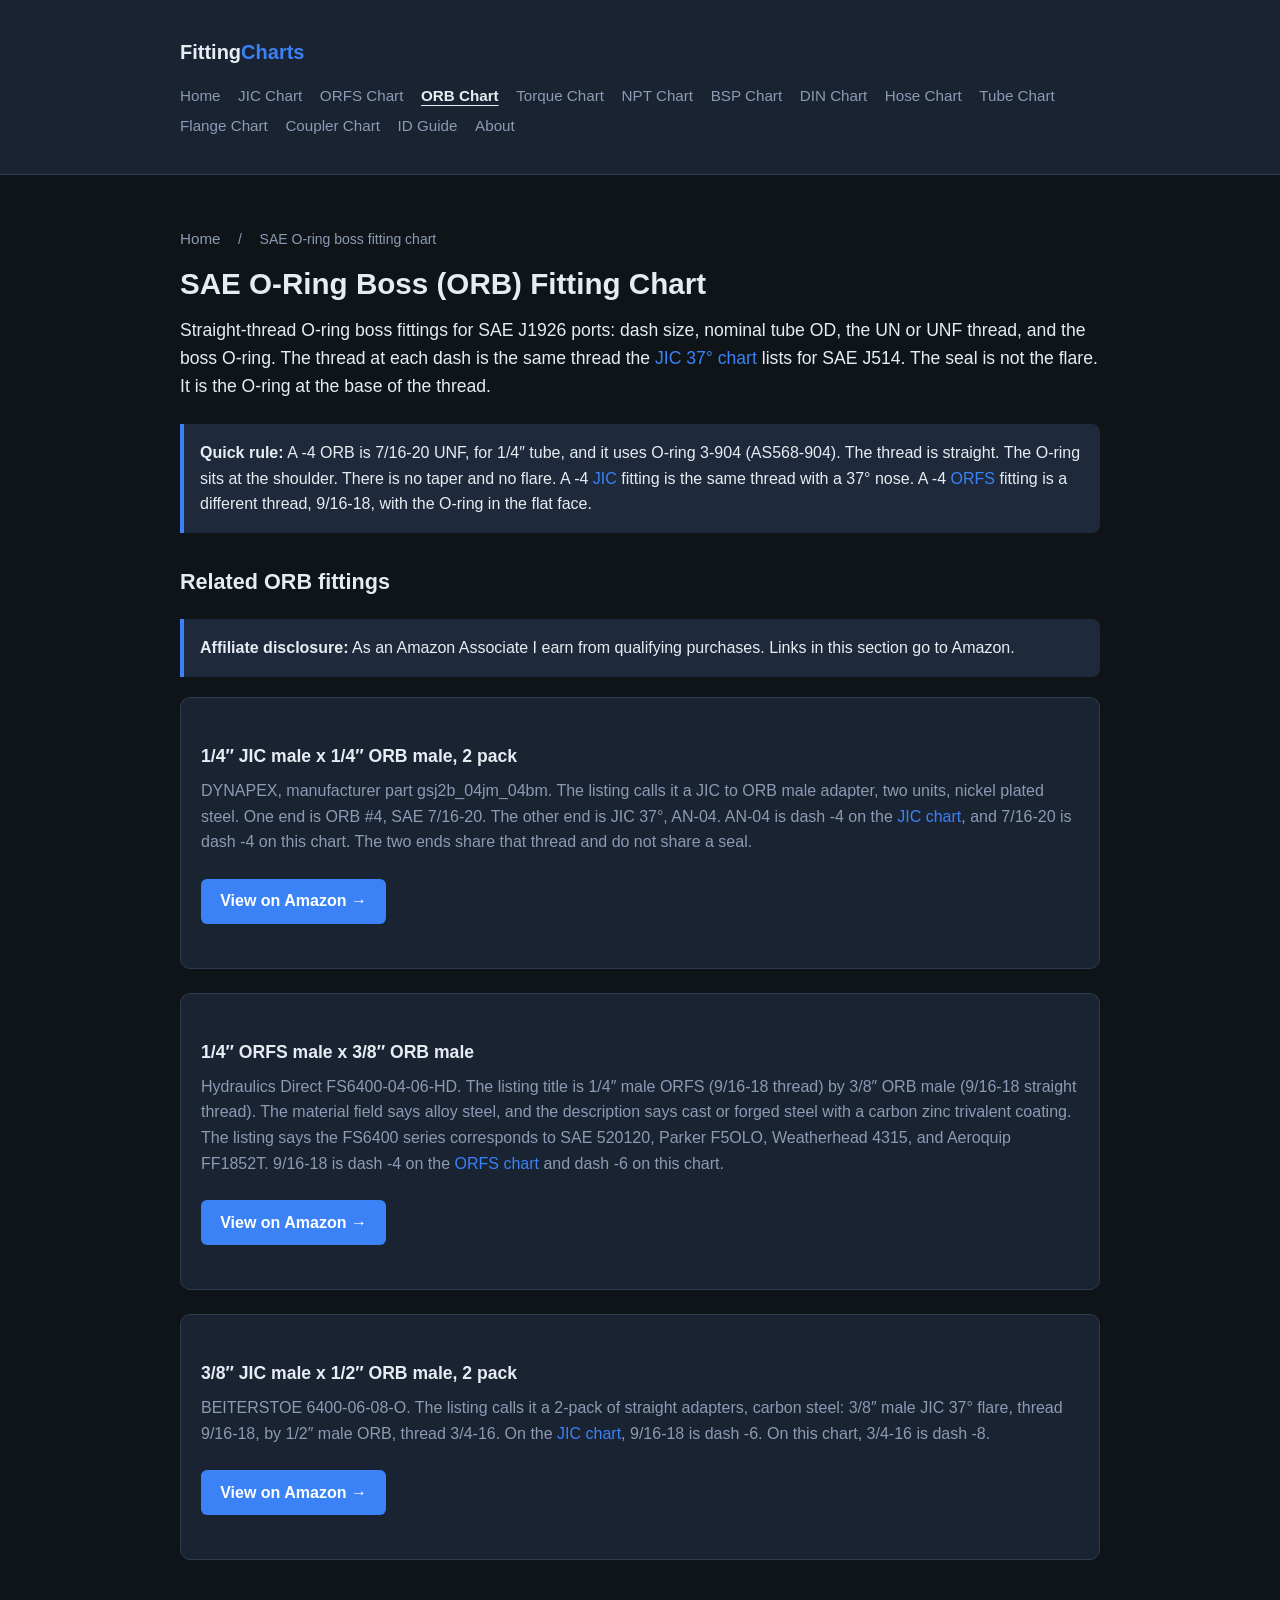
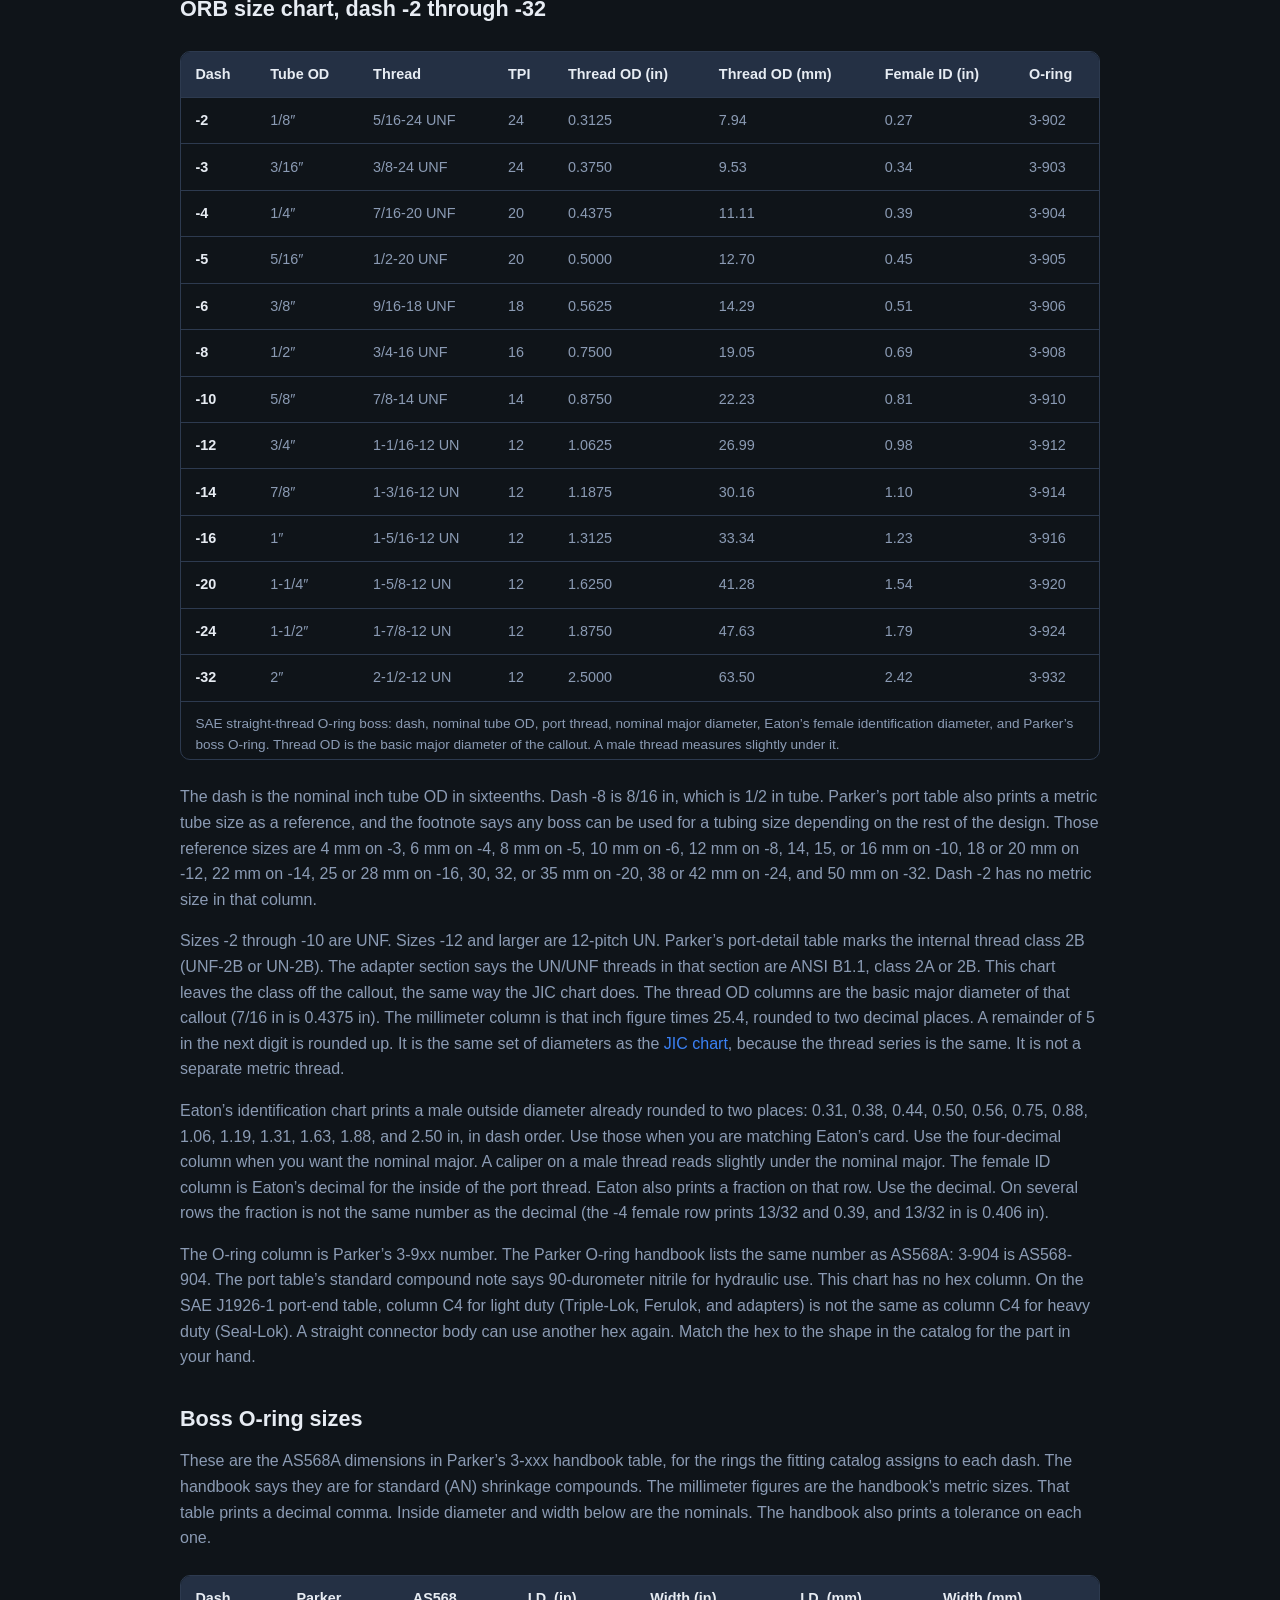
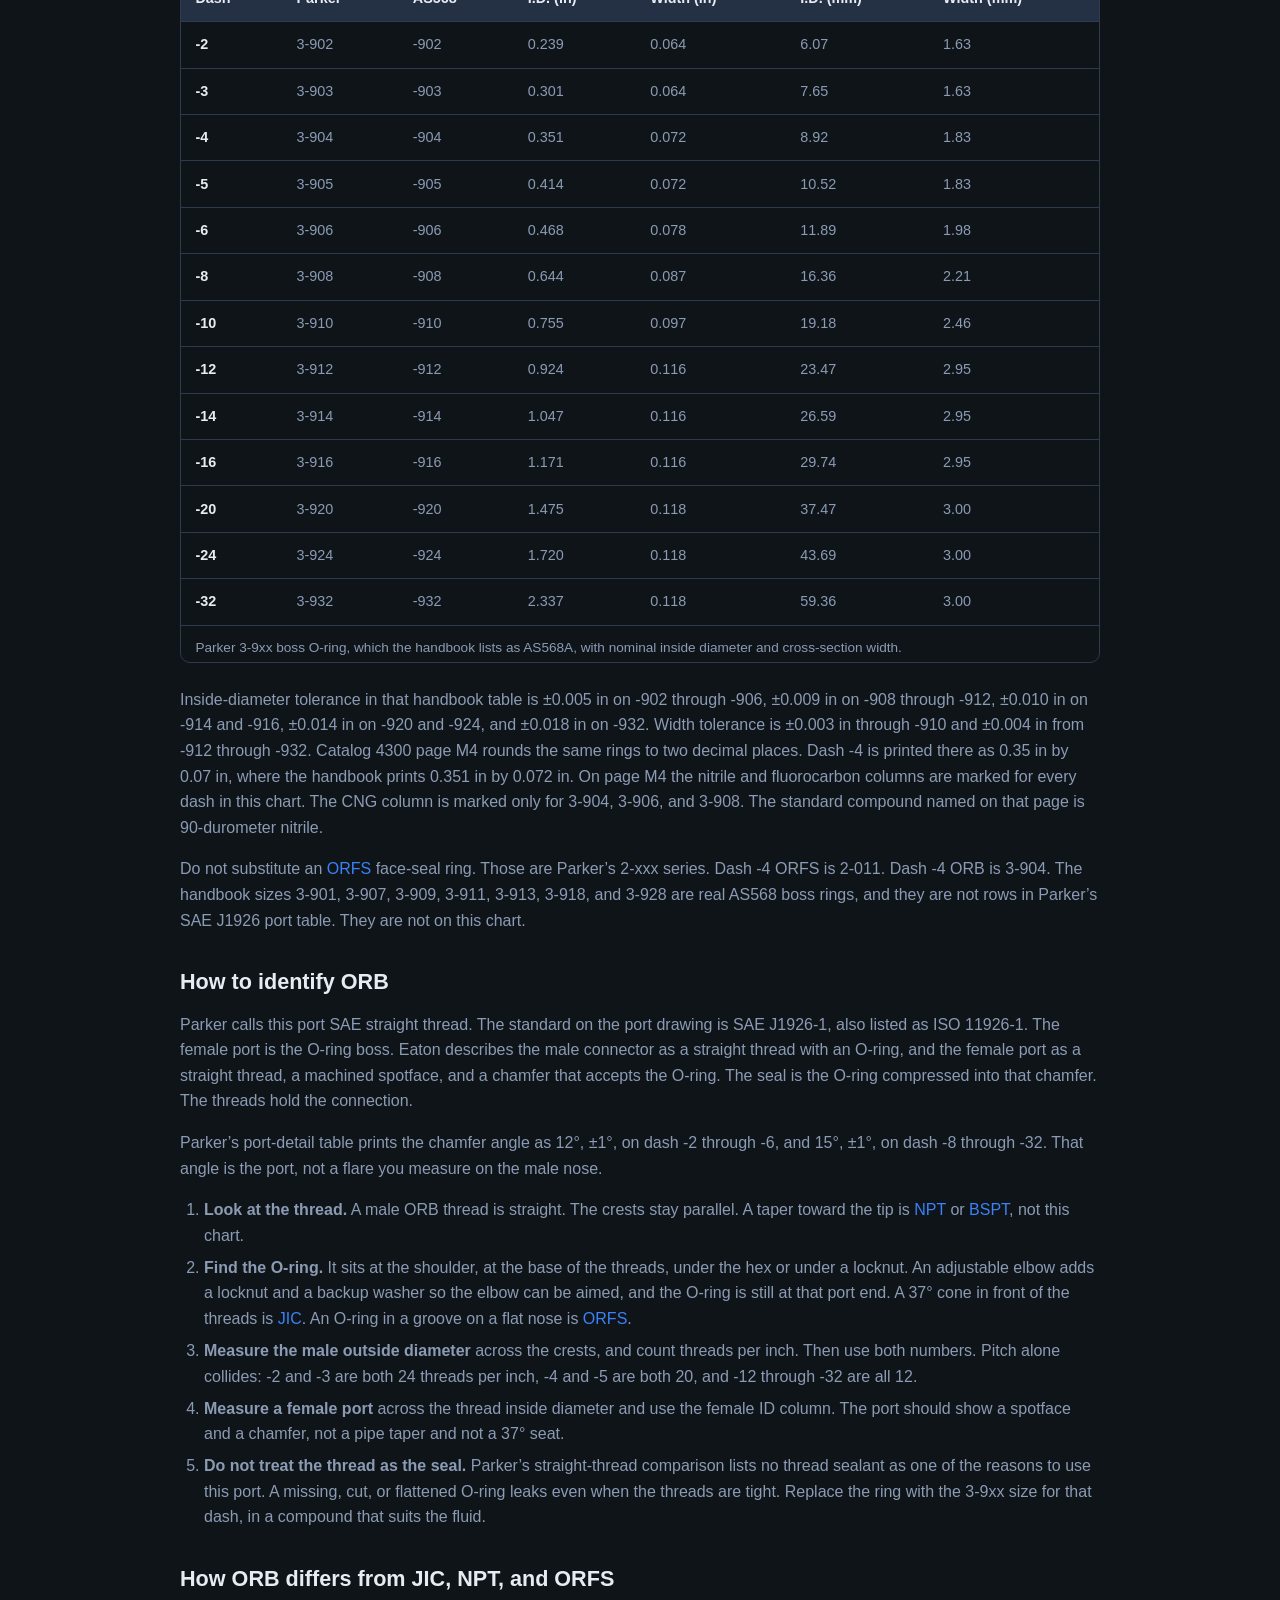
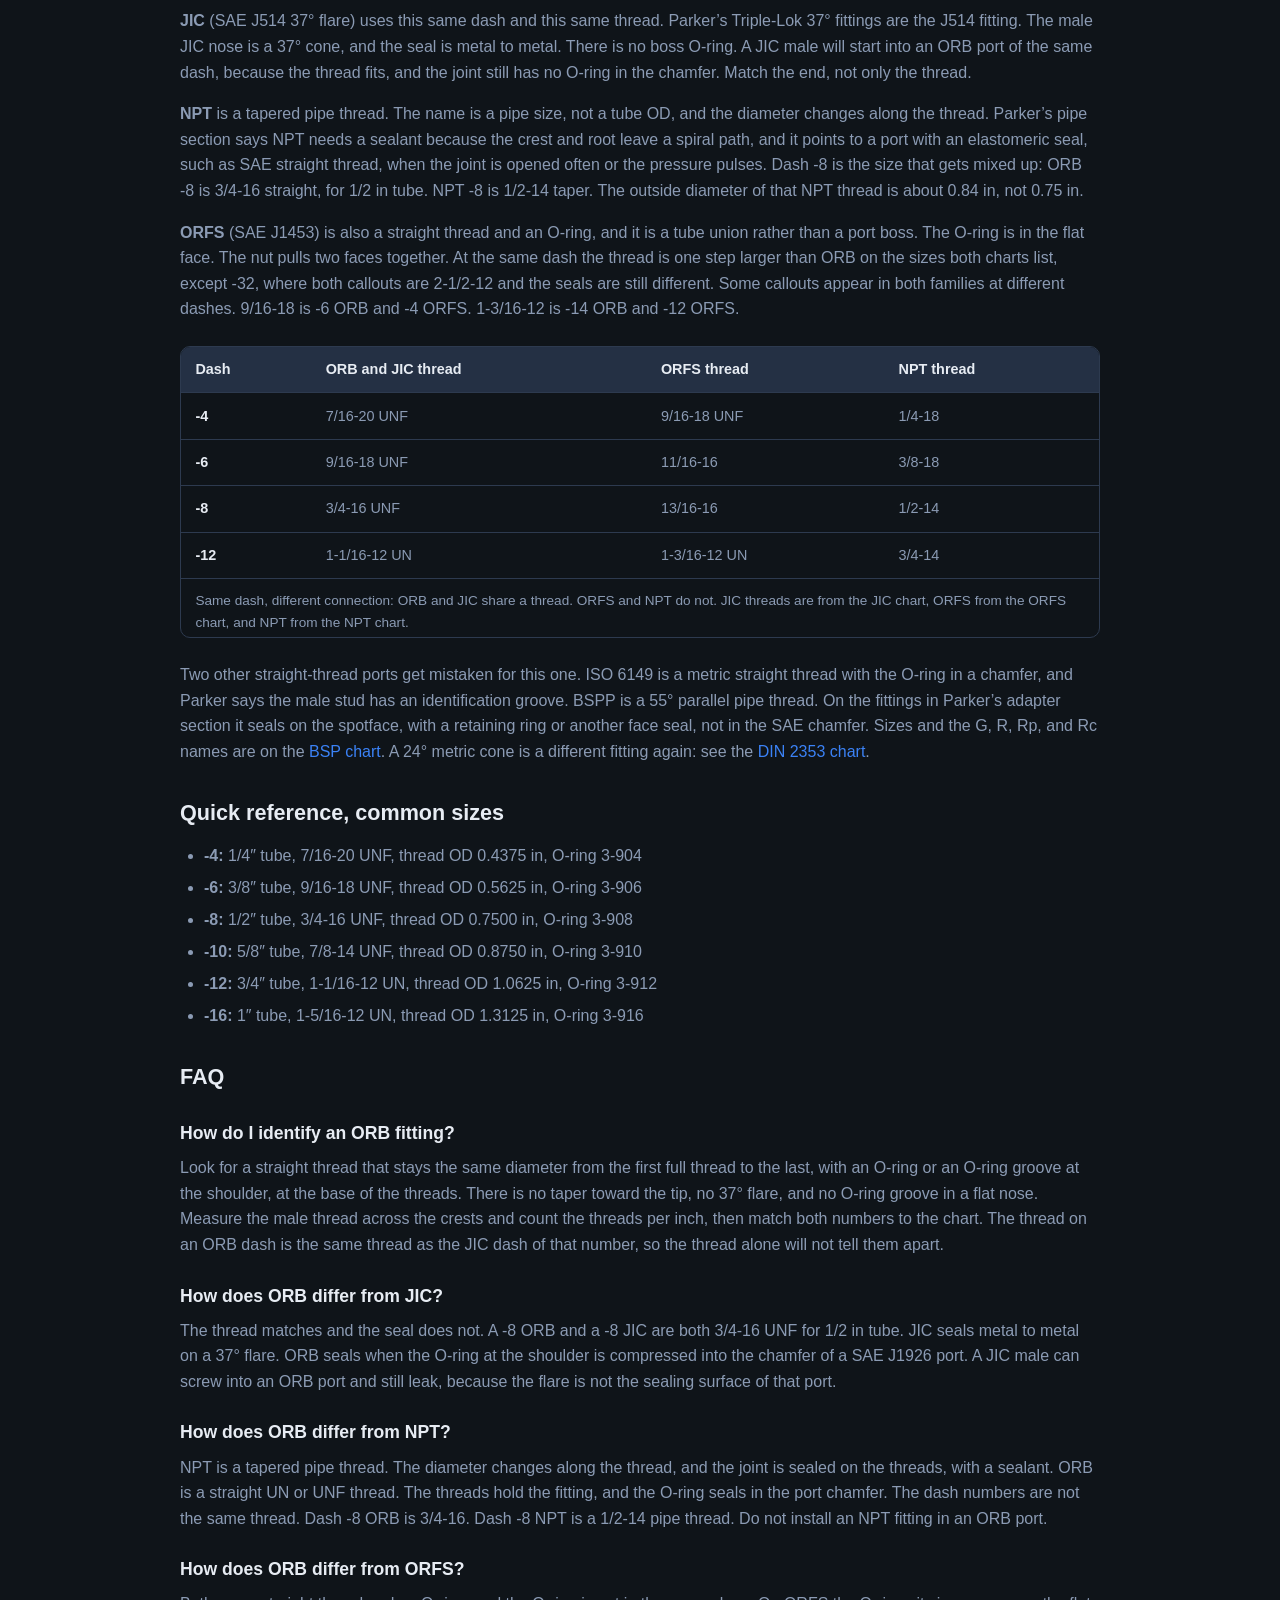
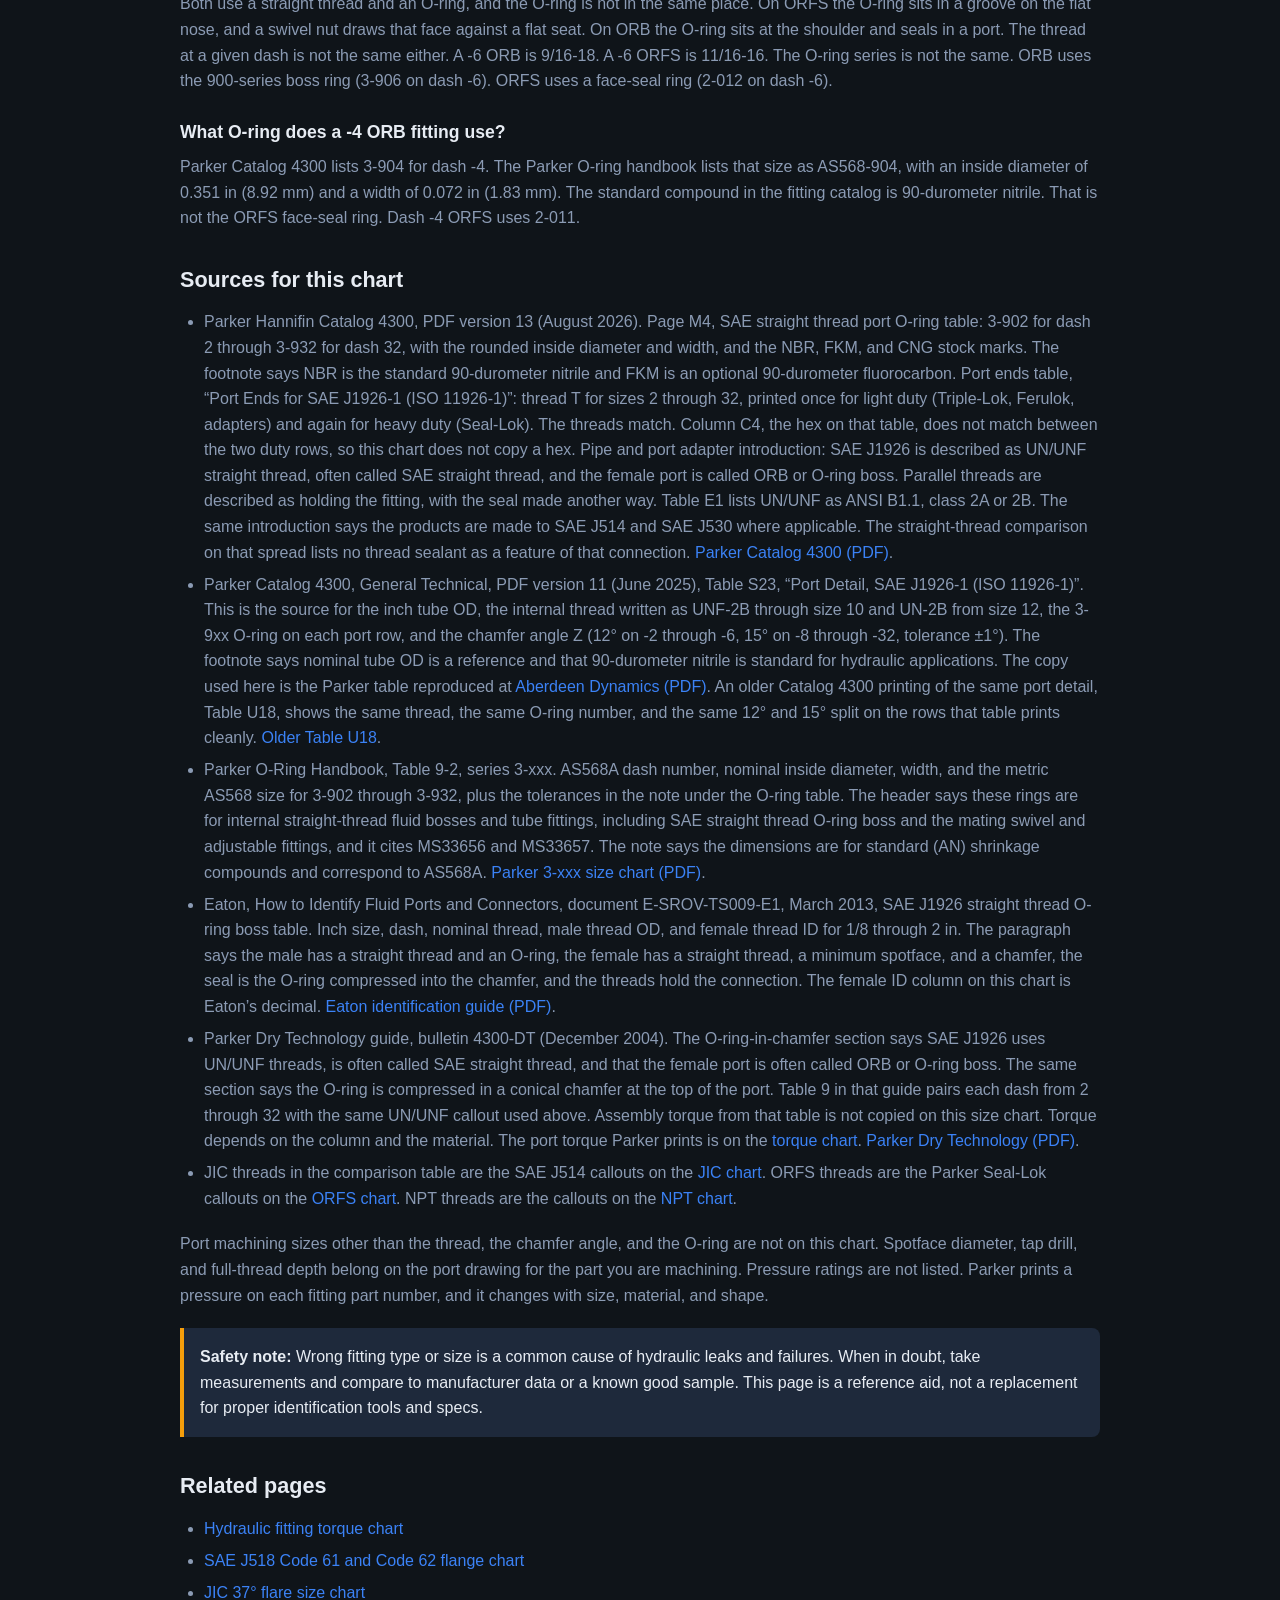
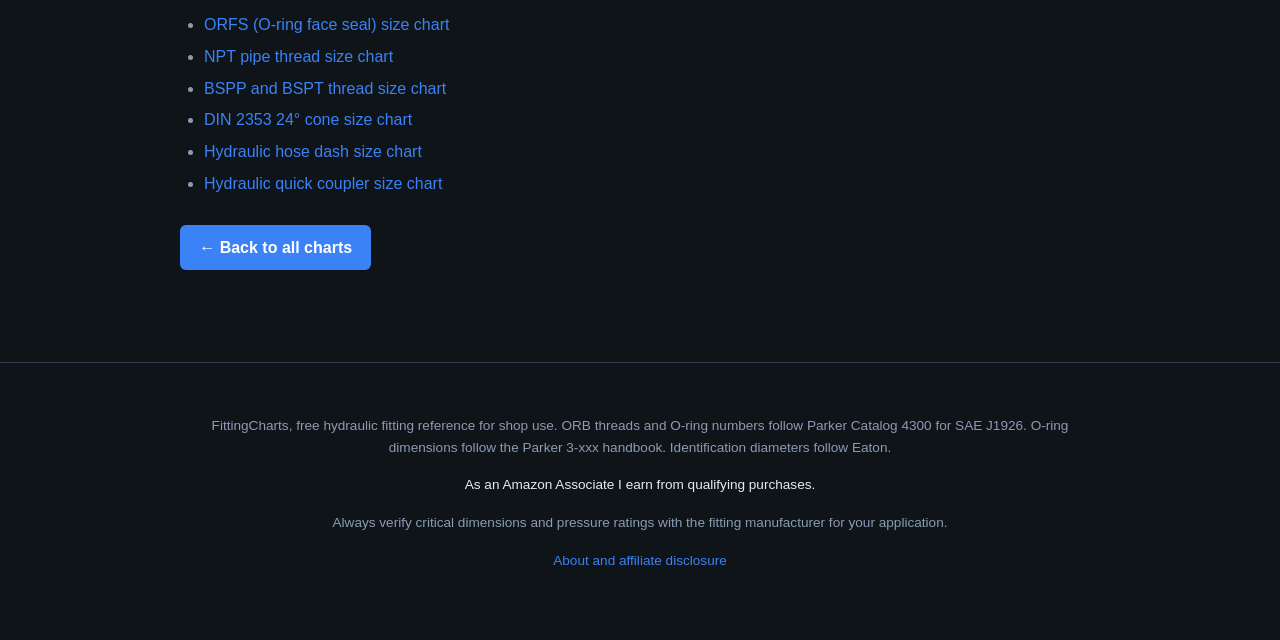
<file: sae-o-ring-boss-orb-fitting-chart.html>
<!DOCTYPE html>
<html lang="en">
<head>
  <meta charset="UTF-8">
  <meta name="viewport" content="width=device-width, initial-scale=1">
  <title>SAE O-Ring Boss (ORB) Fitting Chart (SAE J1926) - FittingCharts</title>
  <meta name="description" content="SAE O-ring boss (ORB) dash sizes for J1926 ports: tube OD, UN/UNF thread, thread diameter, and the AS568 900-series O-ring. How ORB differs from JIC, NPT, and ORFS.">
  <link rel="canonical" href="https://w-logistics.github.io/fitting-charts/sae-o-ring-boss-orb-fitting-chart.html">
  <meta property="og:type" content="article">
  <meta property="og:site_name" content="FittingCharts">
  <meta property="og:title" content="SAE O-Ring Boss (ORB) Fitting Chart (SAE J1926) - FittingCharts">
  <meta property="og:description" content="SAE O-ring boss (ORB) dash sizes for J1926 ports: tube OD, UN/UNF thread, thread diameter, and the AS568 900-series O-ring. How ORB differs from JIC, NPT, and ORFS.">
  <meta property="og:url" content="https://w-logistics.github.io/fitting-charts/sae-o-ring-boss-orb-fitting-chart.html">
  <link rel="stylesheet" href="styles.css">
  <script type="application/ld+json">
  {
    "@context": "https://schema.org",
    "@graph": [
      {
        "@type": "TechArticle",
        "headline": "SAE O-Ring Boss (ORB) Fitting Chart (SAE J1926)",
        "description": "Straight-thread O-ring boss dash sizes with tube OD, UN or UNF thread, nominal major diameter, Eaton identification diameters, and the Parker 3-9xx boss O-ring, plus how ORB differs from JIC, NPT, and ORFS.",
        "url": "https://w-logistics.github.io/fitting-charts/sae-o-ring-boss-orb-fitting-chart.html",
        "mainEntityOfPage": "https://w-logistics.github.io/fitting-charts/sae-o-ring-boss-orb-fitting-chart.html",
        "author": {
          "@type": "Organization",
          "name": "FittingCharts",
          "url": "https://w-logistics.github.io/fitting-charts/"
        },
        "publisher": {
          "@type": "Organization",
          "name": "FittingCharts",
          "url": "https://w-logistics.github.io/fitting-charts/"
        }
      },
      {
        "@type": "BreadcrumbList",
        "itemListElement": [
          {
            "@type": "ListItem",
            "position": 1,
            "name": "Home",
            "item": "https://w-logistics.github.io/fitting-charts/"
          },
          {
            "@type": "ListItem",
            "position": 2,
            "name": "SAE O-ring boss fitting chart",
            "item": "https://w-logistics.github.io/fitting-charts/sae-o-ring-boss-orb-fitting-chart.html"
          }
        ]
      },
      {
        "@type": "FAQPage",
        "mainEntity": [
          {
            "@type": "Question",
            "name": "How do I identify an ORB fitting?",
            "acceptedAnswer": {
              "@type": "Answer",
              "text": "Look for a straight thread that stays the same diameter from the first full thread to the last, with an O-ring or an O-ring groove at the shoulder, at the base of the threads. There is no taper toward the tip, no 37° flare, and no O-ring groove in a flat nose. Measure the male thread across the crests and count the threads per inch, then match both numbers to the chart. The thread on an ORB dash is the same thread as the JIC dash of that number, so the thread alone will not tell them apart."
            }
          },
          {
            "@type": "Question",
            "name": "How does ORB differ from JIC?",
            "acceptedAnswer": {
              "@type": "Answer",
              "text": "The thread matches and the seal does not. A -8 ORB and a -8 JIC are both 3/4-16 UNF for 1/2 in tube. JIC seals metal to metal on a 37° flare. ORB seals when the O-ring at the shoulder is compressed into the chamfer of a SAE J1926 port. A JIC male can screw into an ORB port and still leak, because the flare is not the sealing surface of that port."
            }
          },
          {
            "@type": "Question",
            "name": "How does ORB differ from NPT?",
            "acceptedAnswer": {
              "@type": "Answer",
              "text": "NPT is a tapered pipe thread. The diameter changes along the thread, and the joint is sealed on the threads, with a sealant. ORB is a straight UN or UNF thread. The threads hold the fitting, and the O-ring seals in the port chamfer. The dash numbers are not the same thread. Dash -8 ORB is 3/4-16. Dash -8 NPT is a 1/2-14 pipe thread. Do not install an NPT fitting in an ORB port."
            }
          },
          {
            "@type": "Question",
            "name": "How does ORB differ from ORFS?",
            "acceptedAnswer": {
              "@type": "Answer",
              "text": "Both use a straight thread and an O-ring, and the O-ring is not in the same place. On ORFS the O-ring sits in a groove on the flat nose, and a swivel nut draws that face against a flat seat. On ORB the O-ring sits at the shoulder and seals in a port. The thread at a given dash is not the same either. A -6 ORB is 9/16-18. A -6 ORFS is 11/16-16. The O-ring series is not the same. ORB uses the 900-series boss ring (3-906 on dash -6). ORFS uses a face-seal ring (2-012 on dash -6)."
            }
          },
          {
            "@type": "Question",
            "name": "What O-ring does a -4 ORB fitting use?",
            "acceptedAnswer": {
              "@type": "Answer",
              "text": "Parker Catalog 4300 lists 3-904 for dash -4. The Parker O-ring handbook lists that size as AS568-904, with an inside diameter of 0.351 in (8.92 mm) and a width of 0.072 in (1.83 mm). The standard compound in the fitting catalog is 90-durometer nitrile. That is not the ORFS face-seal ring. Dash -4 ORFS uses 2-011."
            }
          }
        ]
      }
    ]
  }
  </script>
</head>
<body>
  <header>
    <div class="container">
      <div class="logo">Fitting<span>Charts</span></div>
      <nav aria-label="Primary">
        <a href="index.html">Home</a>
        <a href="jic-fitting-size-chart.html">JIC Chart</a>
        <a href="orfs-fitting-size-chart.html">ORFS Chart</a>
        <a href="sae-o-ring-boss-orb-fitting-chart.html" aria-current="page">ORB Chart</a>
        <a href="hydraulic-fitting-torque-chart.html">Torque Chart</a>
        <a href="npt-thread-size-chart.html">NPT Chart</a>
        <a href="bspp-bspt-thread-size-chart.html">BSP Chart</a>
        <a href="din-2353-24-degree-cone-fitting-chart.html">DIN Chart</a>
        <a href="hydraulic-hose-dash-size-chart.html">Hose Chart</a>
        <a href="hydraulic-tube-size-pressure-chart.html">Tube Chart</a>
        <a href="sae-j518-code-61-62-flange-chart.html">Flange Chart</a>
        <a href="hydraulic-quick-coupler-size-chart.html">Coupler Chart</a>
        <a href="how-to-identify-hydraulic-fittings.html">ID Guide</a>
        <a href="disclosure.html">About</a>
      </nav>
    </div>
  </header>

  <main class="container">
    <nav class="breadcrumb" aria-label="Breadcrumb">
      <a href="index.html">Home</a>
      <span aria-hidden="true"> / </span>
      <span aria-current="page">SAE O-ring boss fitting chart</span>
    </nav>

    <h1>SAE O-Ring Boss (ORB) Fitting Chart</h1>
    <p class="lead">Straight-thread O-ring boss fittings for SAE J1926 ports: dash size, nominal tube OD, the UN or UNF thread, and the boss O-ring. The thread at each dash is the same thread the <a href="jic-fitting-size-chart.html">JIC 37° chart</a> lists for SAE J514. The seal is not the flare. It is the O-ring at the base of the thread.</p>

    <div class="note">
      <strong>Quick rule:</strong> A -4 ORB is 7/16-20 UNF, for 1/4″ tube, and it uses O-ring 3-904 (AS568-904). The thread is straight. The O-ring sits at the shoulder. There is no taper and no flare. A -4 <a href="jic-fitting-size-chart.html">JIC</a> fitting is the same thread with a 37° nose. A -4 <a href="orfs-fitting-size-chart.html">ORFS</a> fitting is a different thread, 9/16-18, with the O-ring in the flat face.
    </div>

    <h2>Related ORB fittings</h2>
    <div class="note">
      <strong>Affiliate disclosure:</strong> As an Amazon Associate I earn from qualifying purchases. Links in this section go to Amazon.
    </div>

    <div class="card">
      <h3>1/4″ JIC male x 1/4″ ORB male, 2 pack</h3>
      <p>DYNAPEX, manufacturer part gsj2b_04jm_04bm. The listing calls it a JIC to ORB male adapter, two units, nickel plated steel. One end is ORB #4, SAE 7/16-20. The other end is JIC 37°, AN-04. AN-04 is dash -4 on the <a href="jic-fitting-size-chart.html">JIC chart</a>, and 7/16-20 is dash -4 on this chart. The two ends share that thread and do not share a seal.</p>
      <p>
        <a href="https://www.amazon.com/dp/B07H751QD7?tag=wlogistics-20" class="btn" target="_blank" rel="sponsored noopener">View on Amazon →</a>
      </p>
    </div>

    <div class="card">
      <h3>1/4″ ORFS male x 3/8″ ORB male</h3>
      <p>Hydraulics Direct FS6400-04-06-HD. The listing title is 1/4″ male ORFS (9/16-18 thread) by 3/8″ ORB male (9/16-18 straight thread). The material field says alloy steel, and the description says cast or forged steel with a carbon zinc trivalent coating. The listing says the FS6400 series corresponds to SAE 520120, Parker F5OLO, Weatherhead 4315, and Aeroquip FF1852T. 9/16-18 is dash -4 on the <a href="orfs-fitting-size-chart.html">ORFS chart</a> and dash -6 on this chart.</p>
      <p>
        <a href="https://www.amazon.com/dp/B0C6YMPTYK?tag=wlogistics-20" class="btn" target="_blank" rel="sponsored noopener">View on Amazon →</a>
      </p>
    </div>

    <div class="card">
      <h3>3/8″ JIC male x 1/2″ ORB male, 2 pack</h3>
      <p>BEITERSTOE 6400-06-08-O. The listing calls it a 2-pack of straight adapters, carbon steel: 3/8″ male JIC 37° flare, thread 9/16-18, by 1/2″ male ORB, thread 3/4-16. On the <a href="jic-fitting-size-chart.html">JIC chart</a>, 9/16-18 is dash -6. On this chart, 3/4-16 is dash -8.</p>
      <p>
        <a href="https://www.amazon.com/dp/B0C8PJ8MN6?tag=wlogistics-20" class="btn" target="_blank" rel="sponsored noopener">View on Amazon →</a>
      </p>
    </div>

    <h2>ORB size chart, dash -2 through -32</h2>
    <div class="table-wrap">
      <table>
        <caption>SAE straight-thread O-ring boss: dash, nominal tube OD, port thread, nominal major diameter, Eaton’s female identification diameter, and Parker’s boss O-ring. Thread OD is the basic major diameter of the callout. A male thread measures slightly under it.</caption>
        <thead>
          <tr>
            <th scope="col">Dash</th>
            <th scope="col">Tube OD</th>
            <th scope="col">Thread</th>
            <th scope="col">TPI</th>
            <th scope="col">Thread OD (in)</th>
            <th scope="col">Thread OD (mm)</th>
            <th scope="col">Female ID (in)</th>
            <th scope="col">O-ring</th>
          </tr>
        </thead>
        <tbody>
          <tr><td>-2</td><td>1/8″</td><td>5/16-24 UNF</td><td>24</td><td>0.3125</td><td>7.94</td><td>0.27</td><td>3-902</td></tr>
          <tr><td>-3</td><td>3/16″</td><td>3/8-24 UNF</td><td>24</td><td>0.3750</td><td>9.53</td><td>0.34</td><td>3-903</td></tr>
          <tr><td>-4</td><td>1/4″</td><td>7/16-20 UNF</td><td>20</td><td>0.4375</td><td>11.11</td><td>0.39</td><td>3-904</td></tr>
          <tr><td>-5</td><td>5/16″</td><td>1/2-20 UNF</td><td>20</td><td>0.5000</td><td>12.70</td><td>0.45</td><td>3-905</td></tr>
          <tr><td>-6</td><td>3/8″</td><td>9/16-18 UNF</td><td>18</td><td>0.5625</td><td>14.29</td><td>0.51</td><td>3-906</td></tr>
          <tr><td>-8</td><td>1/2″</td><td>3/4-16 UNF</td><td>16</td><td>0.7500</td><td>19.05</td><td>0.69</td><td>3-908</td></tr>
          <tr><td>-10</td><td>5/8″</td><td>7/8-14 UNF</td><td>14</td><td>0.8750</td><td>22.23</td><td>0.81</td><td>3-910</td></tr>
          <tr><td>-12</td><td>3/4″</td><td>1-1/16-12 UN</td><td>12</td><td>1.0625</td><td>26.99</td><td>0.98</td><td>3-912</td></tr>
          <tr><td>-14</td><td>7/8″</td><td>1-3/16-12 UN</td><td>12</td><td>1.1875</td><td>30.16</td><td>1.10</td><td>3-914</td></tr>
          <tr><td>-16</td><td>1″</td><td>1-5/16-12 UN</td><td>12</td><td>1.3125</td><td>33.34</td><td>1.23</td><td>3-916</td></tr>
          <tr><td>-20</td><td>1-1/4″</td><td>1-5/8-12 UN</td><td>12</td><td>1.6250</td><td>41.28</td><td>1.54</td><td>3-920</td></tr>
          <tr><td>-24</td><td>1-1/2″</td><td>1-7/8-12 UN</td><td>12</td><td>1.8750</td><td>47.63</td><td>1.79</td><td>3-924</td></tr>
          <tr><td>-32</td><td>2″</td><td>2-1/2-12 UN</td><td>12</td><td>2.5000</td><td>63.50</td><td>2.42</td><td>3-932</td></tr>
        </tbody>
      </table>
    </div>

    <p>The dash is the nominal inch tube OD in sixteenths. Dash -8 is 8/16 in, which is 1/2 in tube. Parker’s port table also prints a metric tube size as a reference, and the footnote says any boss can be used for a tubing size depending on the rest of the design. Those reference sizes are 4 mm on -3, 6 mm on -4, 8 mm on -5, 10 mm on -6, 12 mm on -8, 14, 15, or 16 mm on -10, 18 or 20 mm on -12, 22 mm on -14, 25 or 28 mm on -16, 30, 32, or 35 mm on -20, 38 or 42 mm on -24, and 50 mm on -32. Dash -2 has no metric size in that column.</p>
    <p>Sizes -2 through -10 are UNF. Sizes -12 and larger are 12-pitch UN. Parker’s port-detail table marks the internal thread class 2B (UNF-2B or UN-2B). The adapter section says the UN/UNF threads in that section are ANSI B1.1, class 2A or 2B. This chart leaves the class off the callout, the same way the JIC chart does. The thread OD columns are the basic major diameter of that callout (7/16 in is 0.4375 in). The millimeter column is that inch figure times 25.4, rounded to two decimal places. A remainder of 5 in the next digit is rounded up. It is the same set of diameters as the <a href="jic-fitting-size-chart.html">JIC chart</a>, because the thread series is the same. It is not a separate metric thread.</p>
    <p>Eaton’s identification chart prints a male outside diameter already rounded to two places: 0.31, 0.38, 0.44, 0.50, 0.56, 0.75, 0.88, 1.06, 1.19, 1.31, 1.63, 1.88, and 2.50 in, in dash order. Use those when you are matching Eaton’s card. Use the four-decimal column when you want the nominal major. A caliper on a male thread reads slightly under the nominal major. The female ID column is Eaton’s decimal for the inside of the port thread. Eaton also prints a fraction on that row. Use the decimal. On several rows the fraction is not the same number as the decimal (the -4 female row prints 13/32 and 0.39, and 13/32 in is 0.406 in).</p>
    <p>The O-ring column is Parker’s 3-9xx number. The Parker O-ring handbook lists the same number as AS568A: 3-904 is AS568-904. The port table’s standard compound note says 90-durometer nitrile for hydraulic use. This chart has no hex column. On the SAE J1926-1 port-end table, column C4 for light duty (Triple-Lok, Ferulok, and adapters) is not the same as column C4 for heavy duty (Seal-Lok). A straight connector body can use another hex again. Match the hex to the shape in the catalog for the part in your hand.</p>

    <h2>Boss O-ring sizes</h2>
    <p>These are the AS568A dimensions in Parker’s 3-xxx handbook table, for the rings the fitting catalog assigns to each dash. The handbook says they are for standard (AN) shrinkage compounds. The millimeter figures are the handbook’s metric sizes. That table prints a decimal comma. Inside diameter and width below are the nominals. The handbook also prints a tolerance on each one.</p>
    <div class="table-wrap">
      <table>
        <caption>Parker 3-9xx boss O-ring, which the handbook lists as AS568A, with nominal inside diameter and cross-section width.</caption>
        <thead>
          <tr>
            <th scope="col">Dash</th>
            <th scope="col">Parker</th>
            <th scope="col">AS568</th>
            <th scope="col">I.D. (in)</th>
            <th scope="col">Width (in)</th>
            <th scope="col">I.D. (mm)</th>
            <th scope="col">Width (mm)</th>
          </tr>
        </thead>
        <tbody>
          <tr><td>-2</td><td>3-902</td><td>-902</td><td>0.239</td><td>0.064</td><td>6.07</td><td>1.63</td></tr>
          <tr><td>-3</td><td>3-903</td><td>-903</td><td>0.301</td><td>0.064</td><td>7.65</td><td>1.63</td></tr>
          <tr><td>-4</td><td>3-904</td><td>-904</td><td>0.351</td><td>0.072</td><td>8.92</td><td>1.83</td></tr>
          <tr><td>-5</td><td>3-905</td><td>-905</td><td>0.414</td><td>0.072</td><td>10.52</td><td>1.83</td></tr>
          <tr><td>-6</td><td>3-906</td><td>-906</td><td>0.468</td><td>0.078</td><td>11.89</td><td>1.98</td></tr>
          <tr><td>-8</td><td>3-908</td><td>-908</td><td>0.644</td><td>0.087</td><td>16.36</td><td>2.21</td></tr>
          <tr><td>-10</td><td>3-910</td><td>-910</td><td>0.755</td><td>0.097</td><td>19.18</td><td>2.46</td></tr>
          <tr><td>-12</td><td>3-912</td><td>-912</td><td>0.924</td><td>0.116</td><td>23.47</td><td>2.95</td></tr>
          <tr><td>-14</td><td>3-914</td><td>-914</td><td>1.047</td><td>0.116</td><td>26.59</td><td>2.95</td></tr>
          <tr><td>-16</td><td>3-916</td><td>-916</td><td>1.171</td><td>0.116</td><td>29.74</td><td>2.95</td></tr>
          <tr><td>-20</td><td>3-920</td><td>-920</td><td>1.475</td><td>0.118</td><td>37.47</td><td>3.00</td></tr>
          <tr><td>-24</td><td>3-924</td><td>-924</td><td>1.720</td><td>0.118</td><td>43.69</td><td>3.00</td></tr>
          <tr><td>-32</td><td>3-932</td><td>-932</td><td>2.337</td><td>0.118</td><td>59.36</td><td>3.00</td></tr>
        </tbody>
      </table>
    </div>
    <p>Inside-diameter tolerance in that handbook table is ±0.005 in on -902 through -906, ±0.009 in on -908 through -912, ±0.010 in on -914 and -916, ±0.014 in on -920 and -924, and ±0.018 in on -932. Width tolerance is ±0.003 in through -910 and ±0.004 in from -912 through -932. Catalog 4300 page M4 rounds the same rings to two decimal places. Dash -4 is printed there as 0.35 in by 0.07 in, where the handbook prints 0.351 in by 0.072 in. On page M4 the nitrile and fluorocarbon columns are marked for every dash in this chart. The CNG column is marked only for 3-904, 3-906, and 3-908. The standard compound named on that page is 90-durometer nitrile.</p>
    <p>Do not substitute an <a href="orfs-fitting-size-chart.html">ORFS</a> face-seal ring. Those are Parker’s 2-xxx series. Dash -4 ORFS is 2-011. Dash -4 ORB is 3-904. The handbook sizes 3-901, 3-907, 3-909, 3-911, 3-913, 3-918, and 3-928 are real AS568 boss rings, and they are not rows in Parker’s SAE J1926 port table. They are not on this chart.</p>

    <h2>How to identify ORB</h2>
    <p>Parker calls this port SAE straight thread. The standard on the port drawing is SAE J1926-1, also listed as ISO 11926-1. The female port is the O-ring boss. Eaton describes the male connector as a straight thread with an O-ring, and the female port as a straight thread, a machined spotface, and a chamfer that accepts the O-ring. The seal is the O-ring compressed into that chamfer. The threads hold the connection.</p>
    <p>Parker’s port-detail table prints the chamfer angle as 12°, ±1°, on dash -2 through -6, and 15°, ±1°, on dash -8 through -32. That angle is the port, not a flare you measure on the male nose.</p>
    <ol>
      <li><strong>Look at the thread.</strong> A male ORB thread is straight. The crests stay parallel. A taper toward the tip is <a href="npt-thread-size-chart.html">NPT</a> or <a href="bspp-bspt-thread-size-chart.html">BSPT</a>, not this chart.</li>
      <li><strong>Find the O-ring.</strong> It sits at the shoulder, at the base of the threads, under the hex or under a locknut. An adjustable elbow adds a locknut and a backup washer so the elbow can be aimed, and the O-ring is still at that port end. A 37° cone in front of the threads is <a href="jic-fitting-size-chart.html">JIC</a>. An O-ring in a groove on a flat nose is <a href="orfs-fitting-size-chart.html">ORFS</a>.</li>
      <li><strong>Measure the male outside diameter</strong> across the crests, and count threads per inch. Then use both numbers. Pitch alone collides: -2 and -3 are both 24 threads per inch, -4 and -5 are both 20, and -12 through -32 are all 12.</li>
      <li><strong>Measure a female port</strong> across the thread inside diameter and use the female ID column. The port should show a spotface and a chamfer, not a pipe taper and not a 37° seat.</li>
      <li><strong>Do not treat the thread as the seal.</strong> Parker’s straight-thread comparison lists no thread sealant as one of the reasons to use this port. A missing, cut, or flattened O-ring leaks even when the threads are tight. Replace the ring with the 3-9xx size for that dash, in a compound that suits the fluid.</li>
    </ol>

    <h2>How ORB differs from JIC, NPT, and ORFS</h2>
    <p><strong>JIC</strong> (SAE J514 37° flare) uses this same dash and this same thread. Parker’s Triple-Lok 37° fittings are the J514 fitting. The male JIC nose is a 37° cone, and the seal is metal to metal. There is no boss O-ring. A JIC male will start into an ORB port of the same dash, because the thread fits, and the joint still has no O-ring in the chamfer. Match the end, not only the thread.</p>
    <p><strong>NPT</strong> is a tapered pipe thread. The name is a pipe size, not a tube OD, and the diameter changes along the thread. Parker’s pipe section says NPT needs a sealant because the crest and root leave a spiral path, and it points to a port with an elastomeric seal, such as SAE straight thread, when the joint is opened often or the pressure pulses. Dash -8 is the size that gets mixed up: ORB -8 is 3/4-16 straight, for 1/2 in tube. NPT -8 is 1/2-14 taper. The outside diameter of that NPT thread is about 0.84 in, not 0.75 in.</p>
    <p><strong>ORFS</strong> (SAE J1453) is also a straight thread and an O-ring, and it is a tube union rather than a port boss. The O-ring is in the flat face. The nut pulls two faces together. At the same dash the thread is one step larger than ORB on the sizes both charts list, except -32, where both callouts are 2-1/2-12 and the seals are still different. Some callouts appear in both families at different dashes. 9/16-18 is -6 ORB and -4 ORFS. 1-3/16-12 is -14 ORB and -12 ORFS.</p>
    <div class="table-wrap">
      <table>
        <caption>Same dash, different connection: ORB and JIC share a thread. ORFS and NPT do not. JIC threads are from the JIC chart, ORFS from the ORFS chart, and NPT from the NPT chart.</caption>
        <thead>
          <tr>
            <th scope="col">Dash</th>
            <th scope="col">ORB and JIC thread</th>
            <th scope="col">ORFS thread</th>
            <th scope="col">NPT thread</th>
          </tr>
        </thead>
        <tbody>
          <tr><td>-4</td><td>7/16-20 UNF</td><td>9/16-18 UNF</td><td>1/4-18</td></tr>
          <tr><td>-6</td><td>9/16-18 UNF</td><td>11/16-16</td><td>3/8-18</td></tr>
          <tr><td>-8</td><td>3/4-16 UNF</td><td>13/16-16</td><td>1/2-14</td></tr>
          <tr><td>-12</td><td>1-1/16-12 UN</td><td>1-3/16-12 UN</td><td>3/4-14</td></tr>
        </tbody>
      </table>
    </div>
    <p>Two other straight-thread ports get mistaken for this one. ISO 6149 is a metric straight thread with the O-ring in a chamfer, and Parker says the male stud has an identification groove. BSPP is a 55° parallel pipe thread. On the fittings in Parker’s adapter section it seals on the spotface, with a retaining ring or another face seal, not in the SAE chamfer. Sizes and the G, R, Rp, and Rc names are on the <a href="bspp-bspt-thread-size-chart.html">BSP chart</a>. A 24° metric cone is a different fitting again: see the <a href="din-2353-24-degree-cone-fitting-chart.html">DIN 2353 chart</a>.</p>

    <h2>Quick reference, common sizes</h2>
    <ul>
      <li><strong>-4:</strong> 1/4″ tube, 7/16-20 UNF, thread OD 0.4375 in, O-ring 3-904</li>
      <li><strong>-6:</strong> 3/8″ tube, 9/16-18 UNF, thread OD 0.5625 in, O-ring 3-906</li>
      <li><strong>-8:</strong> 1/2″ tube, 3/4-16 UNF, thread OD 0.7500 in, O-ring 3-908</li>
      <li><strong>-10:</strong> 5/8″ tube, 7/8-14 UNF, thread OD 0.8750 in, O-ring 3-910</li>
      <li><strong>-12:</strong> 3/4″ tube, 1-1/16-12 UN, thread OD 1.0625 in, O-ring 3-912</li>
      <li><strong>-16:</strong> 1″ tube, 1-5/16-12 UN, thread OD 1.3125 in, O-ring 3-916</li>
    </ul>

    <h2>FAQ</h2>
    <h3>How do I identify an ORB fitting?</h3>
    <p>Look for a straight thread that stays the same diameter from the first full thread to the last, with an O-ring or an O-ring groove at the shoulder, at the base of the threads. There is no taper toward the tip, no 37° flare, and no O-ring groove in a flat nose. Measure the male thread across the crests and count the threads per inch, then match both numbers to the chart. The thread on an ORB dash is the same thread as the JIC dash of that number, so the thread alone will not tell them apart.</p>

    <h3>How does ORB differ from JIC?</h3>
    <p>The thread matches and the seal does not. A -8 ORB and a -8 JIC are both 3/4-16 UNF for 1/2 in tube. JIC seals metal to metal on a 37° flare. ORB seals when the O-ring at the shoulder is compressed into the chamfer of a SAE J1926 port. A JIC male can screw into an ORB port and still leak, because the flare is not the sealing surface of that port.</p>

    <h3>How does ORB differ from NPT?</h3>
    <p>NPT is a tapered pipe thread. The diameter changes along the thread, and the joint is sealed on the threads, with a sealant. ORB is a straight UN or UNF thread. The threads hold the fitting, and the O-ring seals in the port chamfer. The dash numbers are not the same thread. Dash -8 ORB is 3/4-16. Dash -8 NPT is a 1/2-14 pipe thread. Do not install an NPT fitting in an ORB port.</p>

    <h3>How does ORB differ from ORFS?</h3>
    <p>Both use a straight thread and an O-ring, and the O-ring is not in the same place. On ORFS the O-ring sits in a groove on the flat nose, and a swivel nut draws that face against a flat seat. On ORB the O-ring sits at the shoulder and seals in a port. The thread at a given dash is not the same either. A -6 ORB is 9/16-18. A -6 ORFS is 11/16-16. The O-ring series is not the same. ORB uses the 900-series boss ring (3-906 on dash -6). ORFS uses a face-seal ring (2-012 on dash -6).</p>

    <h3>What O-ring does a -4 ORB fitting use?</h3>
    <p>Parker Catalog 4300 lists 3-904 for dash -4. The Parker O-ring handbook lists that size as AS568-904, with an inside diameter of 0.351 in (8.92 mm) and a width of 0.072 in (1.83 mm). The standard compound in the fitting catalog is 90-durometer nitrile. That is not the ORFS face-seal ring. Dash -4 ORFS uses 2-011.</p>

    <h2>Sources for this chart</h2>
    <ul>
      <li>Parker Hannifin Catalog 4300, PDF version 13 (August 2026). Page M4, SAE straight thread port O-ring table: 3-902 for dash 2 through 3-932 for dash 32, with the rounded inside diameter and width, and the NBR, FKM, and CNG stock marks. The footnote says NBR is the standard 90-durometer nitrile and FKM is an optional 90-durometer fluorocarbon. Port ends table, “Port Ends for SAE J1926-1 (ISO 11926-1)”: thread T for sizes 2 through 32, printed once for light duty (Triple-Lok, Ferulok, adapters) and again for heavy duty (Seal-Lok). The threads match. Column C4, the hex on that table, does not match between the two duty rows, so this chart does not copy a hex. Pipe and port adapter introduction: SAE J1926 is described as UN/UNF straight thread, often called SAE straight thread, and the female port is called ORB or O-ring boss. Parallel threads are described as holding the fitting, with the seal made another way. Table E1 lists UN/UNF as ANSI B1.1, class 2A or 2B. The same introduction says the products are made to SAE J514 and SAE J530 where applicable. The straight-thread comparison on that spread lists no thread sealant as a feature of that connection. <a href="https://www.parker.com/content/dam/Parker-com/Literature/Tube-Fittings-Division/4300_Catalog_Cover.pdf">Parker Catalog 4300 (PDF)</a>.</li>
      <li>Parker Catalog 4300, General Technical, PDF version 11 (June 2025), Table S23, “Port Detail, SAE J1926-1 (ISO 11926-1)”. This is the source for the inch tube OD, the internal thread written as UNF-2B through size 10 and UN-2B from size 12, the 3-9xx O-ring on each port row, and the chamfer angle Z (12° on -2 through -6, 15° on -8 through -32, tolerance ±1°). The footnote says nominal tube OD is a reference and that 90-durometer nitrile is standard for hydraulic applications. The copy used here is the Parker table reproduced at <a href="https://www.aberdeendynamics.com/wp-content/uploads/2025/07/Parker-SAE-Straight-Thread-O-Ring-Port.pdf">Aberdeen Dynamics (PDF)</a>. An older Catalog 4300 printing of the same port detail, Table U18, shows the same thread, the same O-ring number, and the same 12° and 15° split on the rows that table prints cleanly. <a href="https://www.goodyearrubberproducts.com/2012pdfs/Parker_Tube_Fittings_Product_Line/files/assets/seo/page477.html">Older Table U18</a>.</li>
      <li>Parker O-Ring Handbook, Table 9-2, series 3-xxx. AS568A dash number, nominal inside diameter, width, and the metric AS568 size for 3-902 through 3-932, plus the tolerances in the note under the O-ring table. The header says these rings are for internal straight-thread fluid bosses and tube fittings, including SAE straight thread O-ring boss and the mating swivel and adjustable fittings, and it cites MS33656 and MS33657. The note says the dimensions are for standard (AN) shrinkage compounds and correspond to AS568A. <a href="https://www.parker.com/content/dam/Parker-com/Literature/O-Ring-Division-Literature/3-xxx-sizes.pdf">Parker 3-xxx size chart (PDF)</a>.</li>
      <li>Eaton, How to Identify Fluid Ports and Connectors, document E-SROV-TS009-E1, March 2013, SAE J1926 straight thread O-ring boss table. Inch size, dash, nominal thread, male thread OD, and female thread ID for 1/8 through 2 in. The paragraph says the male has a straight thread and an O-ring, the female has a straight thread, a minimum spotface, and a chamfer, the seal is the O-ring compressed into the chamfer, and the threads hold the connection. The female ID column on this chart is Eaton’s decimal. <a href="https://tchindustries.com/wp-content/uploads/2021/08/Eaton-Thread-ID-Guide.pdf">Eaton identification guide (PDF)</a>.</li>
      <li>Parker Dry Technology guide, bulletin 4300-DT (December 2004). The O-ring-in-chamfer section says SAE J1926 uses UN/UNF threads, is often called SAE straight thread, and that the female port is often called ORB or O-ring boss. The same section says the O-ring is compressed in a conical chamfer at the top of the port. Table 9 in that guide pairs each dash from 2 through 32 with the same UN/UNF callout used above. Assembly torque from that table is not copied on this size chart. Torque depends on the column and the material. The port torque Parker prints is on the <a href="hydraulic-fitting-torque-chart.html">torque chart</a>. <a href="https://www.parker.com/content/dam/Parker-com/Literature/Tube-Fittings-Division/Dry-Technology-The-Guide-to-Leak-Free-Connections.pdf">Parker Dry Technology (PDF)</a>.</li>
      <li>JIC threads in the comparison table are the SAE J514 callouts on the <a href="jic-fitting-size-chart.html">JIC chart</a>. ORFS threads are the Parker Seal-Lok callouts on the <a href="orfs-fitting-size-chart.html">ORFS chart</a>. NPT threads are the callouts on the <a href="npt-thread-size-chart.html">NPT chart</a>.</li>
    </ul>
    <p>Port machining sizes other than the thread, the chamfer angle, and the O-ring are not on this chart. Spotface diameter, tap drill, and full-thread depth belong on the port drawing for the part you are machining. Pressure ratings are not listed. Parker prints a pressure on each fitting part number, and it changes with size, material, and shape.</p>

    <div class="note warning">
      <strong>Safety note:</strong> Wrong fitting type or size is a common cause of hydraulic leaks and failures. When in doubt, take measurements and compare to manufacturer data or a known good sample. This page is a reference aid, not a replacement for proper identification tools and specs.
    </div>

    <h2>Related pages</h2>
    <ul>
      <li><a href="hydraulic-fitting-torque-chart.html">Hydraulic fitting torque chart</a></li>
      <li><a href="sae-j518-code-61-62-flange-chart.html">SAE J518 Code 61 and Code 62 flange chart</a></li>
      <li><a href="jic-fitting-size-chart.html">JIC 37° flare size chart</a></li>
      <li><a href="orfs-fitting-size-chart.html">ORFS (O-ring face seal) size chart</a></li>
      <li><a href="npt-thread-size-chart.html">NPT pipe thread size chart</a></li>
      <li><a href="bspp-bspt-thread-size-chart.html">BSPP and BSPT thread size chart</a></li>
      <li><a href="din-2353-24-degree-cone-fitting-chart.html">DIN 2353 24° cone size chart</a></li>
      <li><a href="hydraulic-hose-dash-size-chart.html">Hydraulic hose dash size chart</a></li>
      <li><a href="hydraulic-quick-coupler-size-chart.html">Hydraulic quick coupler size chart</a></li>
    </ul>

    <p>
      <a href="index.html" class="btn">← Back to all charts</a>
    </p>
  </main>

  <footer>
    <div class="container">
      <p>FittingCharts, free hydraulic fitting reference for shop use. ORB threads and O-ring numbers follow Parker Catalog 4300 for SAE J1926. O-ring dimensions follow the Parker 3-xxx handbook. Identification diameters follow Eaton.</p>
      <p class="affiliate-disclosure">As an Amazon Associate I earn from qualifying purchases.</p>
      <p>Always verify critical dimensions and pressure ratings with the fitting manufacturer for your application.</p>
      <p><a href="disclosure.html">About and affiliate disclosure</a></p>
    </div>
  </footer>
  <script data-goatcounter="https://fittingcharts.goatcounter.com/count" async src="//gc.zgo.at/count.js"></script>
</body>
</html>
</file>
<file: styles.css>
/* Fitting Charts - clean, mobile-first reference site */
:root {
  --bg: #0f1419;
  --card: #1a2332;
  --text: #e7ecf3;
  --muted: #8b9bb4;
  --accent: #3b82f6;
  --accent-hover: #2563eb;
  --border: #2d3a4f;
  --success: #22c55e;
  --table-header: #243044;
}

* {
  box-sizing: border-box;
  margin: 0;
  padding: 0;
}

body {
  font-family: -apple-system, BlinkMacSystemFont, "Segoe UI", Roboto, "Helvetica Neue", Arial, sans-serif;
  background: var(--bg);
  color: var(--text);
  line-height: 1.6;
  min-height: 100vh;
}

a {
  color: var(--accent);
  text-decoration: none;
}
a:hover {
  color: var(--accent-hover);
  text-decoration: underline;
}

.container {
  max-width: 960px;
  margin: 0 auto;
  padding: 1.25rem;
}

/* Header */
header {
  background: var(--card);
  border-bottom: 1px solid var(--border);
  padding: 1rem 0;
  margin-bottom: 2rem;
}
header .container {
  display: flex;
  justify-content: space-between;
  align-items: center;
  flex-wrap: wrap;
  gap: 1rem;
}
.logo {
  font-weight: 700;
  font-size: 1.25rem;
  color: var(--text);
}
.logo span {
  color: var(--accent);
}
nav {
  display: flex;
  flex-wrap: wrap;
  align-items: center;
  gap: 0.35rem 1.1rem;
}
nav a {
  color: var(--muted);
  font-size: 0.95rem;
}
nav a:hover,
nav a[aria-current="page"] {
  color: var(--text);
}
nav a[aria-current="page"] {
  font-weight: 600;
  text-decoration: underline;
  text-underline-offset: 0.28rem;
}

/* Typography */
h1 {
  font-size: 1.85rem;
  margin-bottom: 0.75rem;
  line-height: 1.3;
}
h2 {
  font-size: 1.35rem;
  margin: 2rem 0 0.75rem;
  color: var(--text);
}
h3 {
  font-size: 1.1rem;
  margin: 1.5rem 0 0.5rem;
}
p {
  margin-bottom: 1rem;
  color: var(--muted);
}
.lead {
  font-size: 1.1rem;
  color: var(--text);
  margin-bottom: 1.5rem;
}

/* Cards & boxes */
.card {
  background: var(--card);
  border: 1px solid var(--border);
  border-radius: 10px;
  padding: 1.25rem;
  margin-bottom: 1.5rem;
}
.note {
  background: #1e293b;
  border-left: 4px solid var(--accent);
  padding: 1rem;
  margin: 1.25rem 0;
  border-radius: 0 8px 8px 0;
}
.warning {
  border-left-color: #f59e0b;
}

/* Table */
.table-wrap {
  overflow-x: auto;
  margin: 1.5rem 0;
  border-radius: 10px;
  border: 1px solid var(--border);
}
table {
  width: 100%;
  border-collapse: collapse;
  font-size: 0.9rem;
  min-width: 720px;
}
caption {
  caption-side: bottom;
  text-align: left;
  padding: 0.7rem 0.9rem 0.2rem;
  color: var(--muted);
  font-size: 0.85rem;
}
th, td {
  padding: 0.7rem 0.9rem;
  text-align: left;
  border-bottom: 1px solid var(--border);
}
th {
  background: var(--table-header);
  color: var(--text);
  font-weight: 600;
  position: sticky;
  top: 0;
}
tr:hover td {
  background: rgba(59, 130, 246, 0.08);
}
td {
  color: var(--muted);
}
td:first-child, th:first-child {
  font-weight: 600;
  color: var(--text);
}

/* Lists */
ul, ol {
  margin: 0.75rem 0 1.25rem 1.5rem;
  color: var(--muted);
}
li {
  margin-bottom: 0.4rem;
}

/* Buttons / CTAs */
.btn {
  display: inline-block;
  background: var(--accent);
  color: white !important;
  padding: 0.6rem 1.2rem;
  border-radius: 6px;
  font-weight: 600;
  text-decoration: none !important;
  margin: 0.5rem 0.5rem 0.5rem 0;
}
.btn:hover {
  background: var(--accent-hover);
}

/* Home chart grid */
.card-grid {
  display: grid;
  grid-template-columns: repeat(auto-fit, minmax(250px, 1fr));
  gap: 1rem;
  margin: 1rem 0 1.5rem;
}
a.chart-card {
  display: flex;
  flex-direction: column;
  gap: 0.45rem;
  background: var(--card);
  border: 1px solid var(--border);
  border-radius: 10px;
  padding: 1.25rem;
  color: inherit;
  text-decoration: none;
  min-height: 100%;
}
a.chart-card:hover {
  border-color: var(--accent);
  color: inherit;
  text-decoration: none;
}
a.chart-card h2 {
  margin: 0;
  font-size: 1.2rem;
}
a.chart-card p {
  margin: 0;
}
.chart-card .meta {
  color: var(--accent);
  font-size: 0.85rem;
  font-weight: 600;
}
.chart-card .cta {
  margin-top: auto;
  padding-top: 0.75rem;
  color: var(--accent);
  font-weight: 600;
}

.breadcrumb {
  font-size: 0.875rem;
  margin-bottom: 0.85rem;
  color: var(--muted);
}
.breadcrumb a {
  color: var(--muted);
}

.affiliate-disclosure {
  color: var(--text);
}

code {
  font-family: ui-monospace, SFMono-Regular, Menlo, Consolas, monospace;
  font-size: 0.92em;
  color: var(--text);
}

/* Footer */
footer {
  margin-top: 3rem;
  padding: 2rem 0;
  border-top: 1px solid var(--border);
  color: var(--muted);
  font-size: 0.85rem;
  text-align: center;
}
footer a {
  color: var(--accent);
}

/* Responsive */
@media (max-width: 600px) {
  h1 { font-size: 1.5rem; }
  .container { padding: 1rem; }
}
</file>
